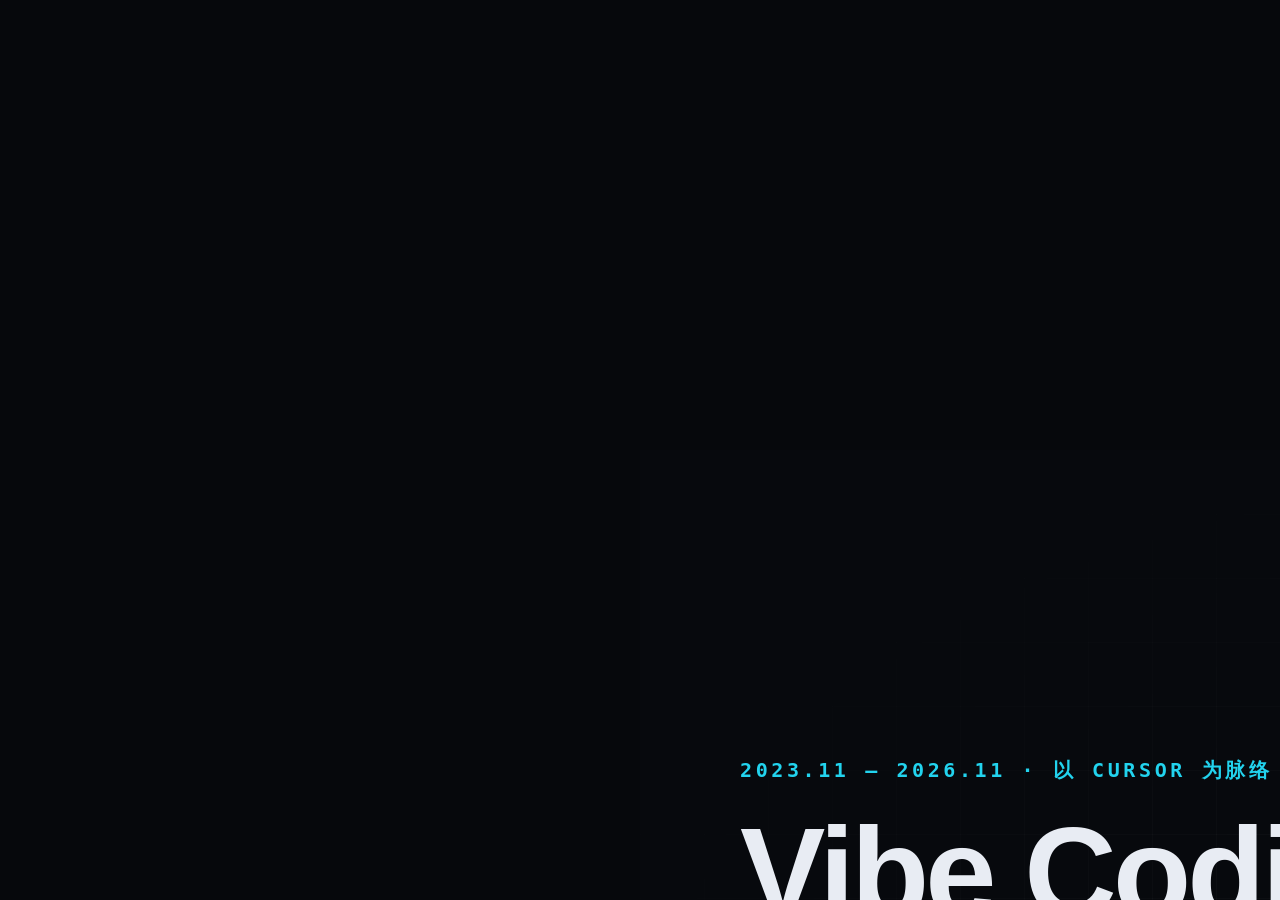
<file: deck.src.html>
<!DOCTYPE html>
<html lang="zh-CN">
<head>
<meta charset="UTF-8">
<meta name="viewport" content="width=device-width,initial-scale=1">
<meta name="color-scheme" content="dark">
<title>Vibe Coding 简史 · 2023.11 — 2026.11</title>
<style>
:root{
  --bg:#06080c;--fg:#e8ecf3;--mut:#8b93a7;--dim:#5b6375;--line:rgba(255,255,255,.08);
  --c23:#38bdf8;--c24:#a78bfa;--c25:#fb923c;--c26:#34d399;--call:#22d3ee;--pink:#f472b6;--red:#f87171;
  --mono:"JetBrains Mono","SF Mono",Menlo,Consolas,monospace;
  --sans:"Inter","PingFang SC","HarmonyOS Sans SC","Microsoft YaHei",-apple-system,sans-serif;
}
*{box-sizing:border-box;margin:0;padding:0}
html,body{height:100%;background:var(--bg);color:var(--fg);font-family:var(--sans);overflow:hidden;-webkit-font-smoothing:antialiased}
#stage{position:fixed;left:50%;top:50%;width:1920px;height:1080px;transform-origin:center;overflow:hidden;
  background:radial-gradient(1200px 700px at 85% -10%,rgba(56,189,248,.10),transparent 60%),radial-gradient(900px 600px at -10% 110%,rgba(167,139,250,.10),transparent 60%),#07090d}
#stage::before{content:"";position:absolute;inset:0;background-image:linear-gradient(rgba(255,255,255,.025) 1px,transparent 1px),linear-gradient(90deg,rgba(255,255,255,.025) 1px,transparent 1px);background-size:64px 64px;mask-image:radial-gradient(ellipse at center,#000 30%,transparent 80%)}
.glow{position:absolute;width:900px;height:900px;border-radius:50%;filter:blur(120px);opacity:.16;background:var(--ac,#22d3ee);right:-300px;top:-380px;transition:background .8s;animation:drift 18s ease-in-out infinite alternate;pointer-events:none}
@keyframes drift{to{transform:translate(-160px,120px)}}

.slide{position:absolute;inset:0;padding:64px 100px 0;opacity:0;pointer-events:none;transition:opacity .5s ease}
.slide.active{opacity:1;pointer-events:auto}
.slide[data-era="2023"]{--ac:var(--c23)}.slide[data-era="2024"]{--ac:var(--c24)}.slide[data-era="2025"]{--ac:var(--c25)}.slide[data-era="2026"]{--ac:var(--c26)}.slide[data-era="all"]{--ac:var(--call)}

/* animation primitives */
.a{opacity:0}
.slide.active .a{animation:up .75s cubic-bezier(.2,.8,.2,1) both;animation-delay:calc(var(--i,0)*85ms + 120ms)}
@keyframes up{from{opacity:0;transform:translateY(28px)}to{opacity:1;transform:none}}
.pop{opacity:0}
svg .pop{transform-box:fill-box;transform-origin:center}
svg [font-family]{font-family:var(--mono)!important}
.slide.active .pop{animation:pop .6s cubic-bezier(.3,1.6,.5,1) both;animation-delay:var(--d,0s)}
@keyframes pop{from{opacity:0;transform:scale(.5)}to{opacity:1;transform:scale(1)}}
.draw{stroke-dasharray:1;stroke-dashoffset:1}
.slide.active .draw{animation:draw 1.4s ease forwards;animation-delay:var(--d,.3s)}
@keyframes draw{to{stroke-dashoffset:0}}
@keyframes spin{to{transform:rotate(360deg)}}
@keyframes spinr{to{transform:rotate(-360deg)}}
@keyframes pulse{0%,100%{opacity:.55;transform:scale(1)}50%{opacity:1;transform:scale(1.07)}}
@keyframes blink{50%{opacity:0}}
@keyframes grow{from{transform:scaleY(0)}to{transform:scaleY(1)}}
@keyframes floaty{0%,100%{transform:translateY(0)}50%{transform:translateY(-8px)}}

/* type */
.kicker{font:600 20px/1 var(--mono);letter-spacing:.18em;text-transform:uppercase;color:var(--ac)}
h1{font-size:150px;line-height:1.02;font-weight:900;letter-spacing:-.03em}
h2{font-size:62px;line-height:1.12;font-weight:800;letter-spacing:-.02em;margin-top:16px}
h2 small{display:block;font-size:26px;font-weight:500;color:var(--mut);letter-spacing:0;margin-top:10px}
.grad{background:linear-gradient(92deg,var(--ac),#f0abfc 60%,#fde68a);-webkit-background-clip:text;background-clip:text;color:transparent}
.mut{color:var(--mut)}
.mono{font-family:var(--mono)}

/* logos */
.lg{width:42px;height:42px;border-radius:11px;background:rgba(255,255,255,.07);display:inline-grid;place-items:center;flex:none;border:1px solid rgba(255,255,255,.06)}
.lg svg{width:23px;height:23px}
.lg.sm{width:32px;height:32px;border-radius:8px}.lg.sm svg{width:18px;height:18px}
.lg.lgx{width:64px;height:64px;border-radius:16px}.lg.lgx svg{width:36px;height:36px}
.lg.xl{width:150px;height:150px;border-radius:36px;background:linear-gradient(145deg,#1b2230,#0b0f16);box-shadow:0 0 80px rgba(34,211,238,.25),inset 0 0 0 1px rgba(255,255,255,.12)}.lg.xl svg{width:84px;height:84px}
.lg.m{font:800 15px/1 var(--sans);color:#fff;background:var(--mc,#334155);letter-spacing:-.02em}
.lg.sm.m{font-size:12px}
/* compact marks: card titles and the six-column tool landscape */
.lg.tiny{width:24px;height:24px;border-radius:6px;background:rgba(255,255,255,.09)}
.lg.tiny svg{width:15px;height:15px}
.lg.tiny.m{font-size:11px}
.lg.hd{width:52px;height:52px;border-radius:14px;background:rgba(255,255,255,.1)}
.lg.hd svg{width:32px;height:32px}
.lg.hd.m{font-size:20px}
.lg.mini{width:20px;height:20px;border-radius:5px;background:rgba(255,255,255,.12);border:none}
.lg.mini svg{width:15px;height:15px}
.lg.mini.m{font-size:10px}
.avimg{overflow:hidden;background:#141a24}
.avimg img{width:100%;height:100%;object-fit:cover;display:block;border-radius:inherit}
/* large portrait marks: a person gets a face, not a 20px dot. One shared ring,
   four sizes for the different slots. Bumped ~1.5x again; the 320px source
   still downsamples cleanly at these sizes. Small month / buzz dots stay put. */
.lg.portrait,.lg.portrait-cc,.lg.portrait-ml,.tweet .av.portrait-hd{border:2px solid rgba(255,255,255,.24);border-radius:50%;box-shadow:0 0 0 6px rgba(255,255,255,.05),0 0 46px rgba(56,189,248,.16),0 18px 50px rgba(0,0,0,.55)}
.lg.portrait{width:288px;height:288px}
.lg.portrait-cc{width:108px;height:108px}
.lg.lgx.portrait-ml{width:144px;height:144px;border-radius:50%}
.tweet .av.portrait-hd{width:216px;height:216px}
/* s-jan cards grow with the bigger Ralph portrait; keep the buzz strip below them */
#s-jan .mgrid{height:655px}
/* the Ralph card carries a big face, so give its copy a little room back */
.cc.ph .cc-h{gap:14px}
.cc.ph p{margin-top:8px;font-size:18px;line-height:1.4}

/* month / content layout */
.mhead{display:flex;align-items:flex-end;gap:34px;height:150px}
.mnum{font:900 150px/0.8 var(--sans);letter-spacing:-.06em;background:linear-gradient(180deg,var(--ac),rgba(255,255,255,.05));-webkit-background-clip:text;background-clip:text;color:transparent}
.mhead h2{margin-top:12px;font-size:58px}
.mhead h2 small{font-size:24px;margin-top:8px}
.mgrid{display:grid;grid-template-columns:700px 1fr;gap:36px;margin-top:26px;height:610px}
.hero{position:relative;height:610px;border-radius:24px;background:linear-gradient(180deg,rgba(255,255,255,.035),rgba(255,255,255,.01));border:1px solid var(--line);overflow:hidden}
.hero svg.fill{position:absolute;inset:0;width:100%;height:100%}
.hero .cap{position:absolute;left:24px;bottom:18px;font:500 15px var(--mono);color:var(--dim);letter-spacing:.06em}
.cards{display:grid;grid-template-columns:1fr 1fr;grid-template-rows:repeat(3,1fr);gap:18px}
.cc{position:relative;border-radius:18px;padding:20px 22px 18px 26px;background:linear-gradient(180deg,rgba(255,255,255,.05),rgba(255,255,255,.015));border:1px solid var(--line);overflow:hidden}
.cc::before{content:"";position:absolute;left:0;top:18px;bottom:18px;width:4px;border-radius:0 4px 4px 0;background:var(--ac);opacity:.85}
.cc-h{display:flex;align-items:center;gap:12px}
.cc-h b{font-size:25px;font-weight:750;letter-spacing:-.01em;line-height:1.15}
.cc-h em{margin-left:auto;font:600 15px var(--mono);color:var(--ac);font-style:normal;white-space:nowrap;align-self:flex-start;padding-top:4px}
.cc p{margin-top:12px;font-size:19.5px;color:#aab2c5;line-height:1.45}
.cc.lkc p{font-size:18.2px;line-height:1.38}
.cc p .srcl{display:block;margin-top:5px;font-size:14.5px;color:var(--mut);line-height:1.35}
.cc p a.lk{display:block;margin-top:6px;font-size:14px;color:var(--mut);font:600 15px var(--mono);text-decoration:none;border-bottom:1px solid rgba(148,163,184,.4)}
.cc .lgs{display:flex;gap:6px}
.buzz{display:flex;align-items:center;gap:12px;margin-top:18px;flex-wrap:nowrap;overflow:hidden;height:40px}
.buzz>span{font:700 15px var(--mono);color:var(--pink);letter-spacing:.14em;margin-right:4px;white-space:nowrap}
.buzz>i.wb{display:inline-flex;align-items:center;gap:7px;background:rgba(29,78,216,.16);border-color:rgba(96,165,250,.45);color:#bfdbfe}
.buzz>i.jb{display:inline-flex;align-items:center;gap:7px}
.buzz>i.ds{display:inline-flex;align-items:center;gap:7px;background:rgba(77,107,254,.14);border-color:rgba(107,132,255,.45);color:#c7d2fe}
.lg.xs{width:20px;height:20px;border-radius:5px;background:none;border:none}.lg.xs svg{width:17px;height:17px}
.cc.dsx{--ac:#6b84ff;background:linear-gradient(180deg,rgba(77,107,254,.13),rgba(77,107,254,.03));border-color:rgba(107,132,255,.32)}
.buzz i{font-style:normal;font-size:17px;color:#c4cad8;padding:7px 14px;border-radius:999px;background:rgba(244,114,182,.08);border:1px solid rgba(244,114,182,.22);white-space:nowrap}
.cstrip{position:absolute;left:100px;right:100px;bottom:58px;height:64px;display:flex;align-items:center;gap:16px;padding:0 20px;border-radius:16px;background:linear-gradient(90deg,rgba(34,211,238,.10),rgba(34,211,238,.02));border:1px solid rgba(34,211,238,.22)}
.cstrip b{font:700 17px var(--mono);color:#67e8f9;letter-spacing:.1em;white-space:nowrap}
.cstrip .cs{display:flex;gap:10px;overflow:hidden}
.cstrip .cs i{font-style:normal;font-size:18px;color:#dbe4f0;white-space:nowrap;padding:6px 13px;border-radius:10px;background:rgba(255,255,255,.05)}

/* HUD */
#hud{position:absolute;left:0;right:0;bottom:0;height:48px;display:flex;align-items:center;justify-content:space-between;gap:24px;padding:0 100px 14px;font:500 15px var(--mono);color:var(--dim);z-index:10;pointer-events:none}
#prog{position:absolute;left:0;top:0;height:4px;background:linear-gradient(90deg,var(--c23),var(--c24),var(--c25),var(--c26));transition:width .5s ease;z-index:10}
#hud .k{color:var(--mut)}
#hud-title{flex:1;text-align:center;color:var(--mut);font-weight:600;letter-spacing:.04em;white-space:nowrap;overflow:hidden;text-overflow:ellipsis;max-width:720px}
#chapters{position:absolute;left:50%;top:34px;transform:translateX(-50%);display:flex;gap:8px;z-index:31;pointer-events:auto}
#chapters button{font:600 13px var(--mono);letter-spacing:.06em;padding:6px 12px;border-radius:999px;border:1px solid var(--line);background:rgba(10,14,22,.55);color:var(--dim);cursor:pointer;backdrop-filter:blur(6px);transition:color .2s,border-color .2s,background .2s}
#chapters button:hover{color:#fff;border-color:rgba(255,255,255,.28)}
#chapters button.on{color:#0b0f16;background:var(--ch,#22d3ee);border-color:transparent}
#nav-l,#nav-r{position:absolute;top:50%;margin-top:-28px;width:56px;height:56px;border-radius:50%;z-index:15;cursor:pointer;border:1px solid var(--line);background:rgba(10,14,22,.35);color:var(--mut);display:flex;align-items:center;justify-content:center;font-size:28px;line-height:1;opacity:0;transition:opacity .25s,color .2s,border-color .2s,background .2s;backdrop-filter:blur(6px);pointer-events:auto}
#nav-l{left:18px}#nav-r{right:18px}
#stage:hover #nav-l,#stage:hover #nav-r,#nav-l:focus-visible,#nav-r:focus-visible{opacity:.85}
#nav-l:hover,#nav-r:hover{opacity:1;color:#fff;border-color:var(--ac,#22d3ee);background:rgba(34,211,238,.16)}

/* Scrubbable progress: native range supports mouse, touch and keyboard. */
#seek{position:absolute;top:0;left:0;width:100%;height:28px;margin:0;z-index:30;cursor:ew-resize;appearance:none;-webkit-appearance:none;background:transparent;touch-action:none}
#seek::-webkit-slider-runnable-track{height:4px;background:transparent}
#seek::-moz-range-track{height:4px;background:transparent}
#seek::-webkit-slider-thumb{appearance:none;-webkit-appearance:none;width:18px;height:18px;margin-top:-7px;border-radius:50%;background:#fff;border:2px solid #22d3ee;opacity:0}
#seek::-moz-range-thumb{width:14px;height:14px;border-radius:50%;background:#fff;border:2px solid #22d3ee;opacity:0}
#seek:hover::-webkit-slider-thumb,#seek:focus-visible::-webkit-slider-thumb,#seek:active::-webkit-slider-thumb{opacity:1}
#seek:hover::-moz-range-thumb,#seek:focus-visible::-moz-range-thumb,#seek:active::-moz-range-thumb{opacity:1}
#seek:focus-visible{outline:2px solid #22d3ee;outline-offset:-2px}
#stage:has(#seek:active) #prog{transition:none}

/* cover */
.cover{display:flex;align-items:center}
.cover-l{width:980px;position:relative;z-index:2}
.cover h1{margin-top:28px;font-size:128px}
.prompt{margin-top:46px;display:flex;align-items:center;gap:16px;font:500 30px var(--mono);color:#cbd5e1;padding:22px 28px;border-radius:18px;background:rgba(255,255,255,.04);border:1px solid var(--line);width:fit-content;min-width:760px}
.prompt .pr{color:var(--ac);font-weight:800}
.caret{display:inline-block;width:14px;height:34px;background:var(--ac);animation:blink 1s steps(1) infinite}
.eras{display:flex;gap:14px;margin-top:40px}
.eras span{padding:10px 18px;border-radius:999px;font:600 19px var(--sans);border:1px solid currentColor;background:rgba(255,255,255,.02)}
.orbit{position:absolute;right:70px;top:50%;width:760px;height:760px;margin-top:-380px}
.orbit .core{position:absolute;left:50%;top:50%;transform:translate(-50%,-50%)}
.orbit .core .lg{animation:pulse 4s ease-in-out infinite}
.ring{position:absolute;inset:0;border-radius:50%;animation:spin 60s linear infinite}
.ring.r1{inset:150px;border:1px dashed rgba(255,255,255,.12)}
.ring.r2{inset:10px;border:1px dashed rgba(255,255,255,.08);animation-duration:90s;animation-direction:reverse}
.ring .o{position:absolute;left:50%;top:50%;width:0;height:0;transform:rotate(var(--t)) translateX(var(--r)) rotate(calc(-1 * var(--t)))}
.ring .o .lg{position:absolute;left:-33px;top:-33px;width:66px;height:66px;border-radius:18px;background:rgba(15,20,30,.92);animation:spinr 60s linear infinite}
.ring.r2 .o .lg{animation:spin 90s linear infinite;width:58px;height:58px;left:-29px;top:-29px}
.ring .o .lg svg{width:32px;height:32px}

/* ladder */
.ladder{margin-top:70px;position:relative}
.ladder .track{position:relative;height:10px;border-radius:10px;background:rgba(255,255,255,.07);margin:0 110px}
.ladder .fillbar{position:absolute;left:0;top:0;bottom:0;border-radius:10px;background:linear-gradient(90deg,var(--c23),var(--c24),var(--c25),var(--c26));width:0}
.ladder .knob{position:absolute;top:50%;left:0;width:40px;height:40px;margin:-20px 0 0 -20px;border-radius:50%;background:#fff;box-shadow:0 0 0 8px rgba(255,255,255,.12),0 0 40px rgba(52,211,153,.7)}
.slide.active .ladder .fillbar{animation:fillx 6s cubic-bezier(.6,.05,.3,1) .6s forwards}
.slide.active .ladder .knob{animation:knob 6s cubic-bezier(.6,.05,.3,1) .6s forwards}
@keyframes fillx{to{width:100%}}
@keyframes knob{to{left:100%}}
.stops{display:grid;grid-template-columns:repeat(7,1fr);margin-top:40px}
.stop{text-align:center;padding:0 10px;opacity:.25}
.slide.active .stop{animation:lit .5s ease forwards;animation-delay:calc(.6s + var(--k)*0.86s)}
@keyframes lit{to{opacity:1}}
.stop .yr{font:700 18px var(--mono);color:var(--mut)}
.stop .nm{font-size:27px;font-weight:800;margin-top:12px;line-height:1.2;min-height:66px}
.stop .lgs{display:flex;justify-content:center;gap:8px;margin-top:16px}
.stop .role{margin-top:18px;font-size:19px;color:#cbd5e1;padding:8px 0;border-top:1px solid var(--line)}
.stop .role b{display:block;font:600 14px var(--mono);color:var(--dim);letter-spacing:.12em;margin-bottom:6px}
.inout{margin:56px auto 0;width:1500px;height:62px;border-radius:999px;position:relative;background:linear-gradient(90deg,rgba(56,189,248,.18),rgba(52,211,153,.28));display:flex;align-items:center;justify-content:space-between;padding:0 34px;font-size:23px;font-weight:700}
.inout span{font:600 16px var(--mono);color:var(--mut);font-weight:500}

/* prelude */
.split{display:grid;grid-template-columns:760px 1fr;gap:60px;margin-top:40px}
.mile{display:flex;gap:22px;align-items:center;padding:20px 0;border-bottom:1px solid var(--line)}
.mile .dt{font:700 20px var(--mono);color:var(--ac);width:110px;flex:none}
.mile b{font-size:28px;display:block}
.mile p{font-size:20px;color:var(--mut);margin-top:4px}
.editor{border-radius:22px;background:#0b1018;border:1px solid var(--line);overflow:hidden;box-shadow:0 30px 80px rgba(0,0,0,.5)}
.editor .bar{height:46px;display:flex;align-items:center;gap:9px;padding:0 18px;background:#0f1520;border-bottom:1px solid var(--line);font:500 15px var(--mono);color:var(--mut)}
.editor .bar i{width:12px;height:12px;border-radius:50%;background:#ef4444;display:inline-block}.editor .bar i:nth-child(2){background:#f59e0b}.editor .bar i:nth-child(3){background:#22c55e;margin-right:12px}
.code{padding:24px 0;font:500 24px/1.75 var(--mono)}
.code .ln{display:flex;white-space:pre}
.code .ln .n{width:70px;text-align:right;padding-right:22px;color:#3b4456;flex:none}
.kw{color:#c084fc}.fn{color:#60a5fa}.st{color:#86efac}.cm{color:#64748b}.nu{color:#fbbf24}
.ghost-wrap{align-items:flex-start}
.ghost-line{color:#475569;opacity:0;white-space:pre;line-height:1.75;flex:1}
.ghost-line.show{opacity:.7;color:#64748b}
.ghost-line.done{opacity:1;color:#7ee0b8;text-shadow:0 0 14px rgba(126,224,184,.35)}
.tabkey{position:absolute;right:36px;bottom:30px;font:700 22px var(--mono);padding:12px 20px;border-radius:12px;border:2px solid #475569;color:#94a3b8;transition:transform .2s,border-color .2s,color .2s,box-shadow .2s}
.tabkey.flash{transform:translateY(4px);border-color:var(--ac);color:#fff;box-shadow:0 0 30px var(--ac);animation:keyflash .45s ease 3}
@keyframes keyflash{50%{background:rgba(34,211,238,.28)}}
.acc-chip{position:absolute;right:36px;bottom:92px;font:600 16px var(--mono);color:var(--c26);opacity:0;transform:translateY(8px);pointer-events:none}
.acc-chip.show{animation:chipup 1.6s ease forwards}
@keyframes chipup{0%{opacity:0;transform:translateY(8px)}18%{opacity:1;transform:translateY(0)}80%{opacity:1}100%{opacity:0;transform:translateY(-10px)}}
.foot-note{position:absolute;left:100px;right:100px;bottom:108px;font:500 16px var(--mono);color:var(--dim);display:flex;align-items:center;gap:10px;border-top:1px dashed rgba(255,255,255,.12);padding-top:12px;z-index:3;pointer-events:none}
.foot-note::before{content:"//";color:var(--ac)}
/* mhead 页：网格 240–850 / 热议 868–908 / 横幅 930+ 之间没有空隙，旁注改放标题行右侧 */
.slide.has-buzz .foot-note,.slide.has-cstrip .foot-note{top:150px;bottom:auto;left:auto;right:100px;max-width:660px;border-top:none;padding-top:0;justify-content:flex-end;text-align:right;line-height:1.4}

/* memory arc (prefix mem*) */
.memst{display:grid;grid-template-columns:repeat(5,1fr);gap:18px;align-items:end;height:452px;margin-top:30px}
.memst .memc{position:relative;display:flex;flex-direction:column;border-radius:20px;padding:20px 20px 18px;background:linear-gradient(180deg,color-mix(in srgb,var(--mc) 14%,transparent),rgba(255,255,255,.015));border:1px solid color-mix(in srgb,var(--mc) 34%,transparent)}
.memst .memc:nth-child(1){height:340px}.memst .memc:nth-child(2){height:368px}.memst .memc:nth-child(3){height:396px}.memst .memc:nth-child(4){height:424px}.memst .memc:nth-child(5){height:452px}
.memst .memw{font:700 14px var(--mono);letter-spacing:.1em;color:var(--mc)}
.memst .memt{font-size:27px;font-weight:800;line-height:1.18;margin-top:8px}
.memst .memd{font:600 14px var(--mono);color:var(--mut);margin-top:8px}
.memst .meml{margin-top:12px;padding-top:11px;border-top:1px solid var(--line)}
.memst .meml i{display:block;font-style:normal;font-size:16px;color:#aab2c5;line-height:1.5;margin-top:4px}
.memst .meml i b{color:#e2e8f0;font-weight:700}
.memst .memq{margin-top:auto;font-size:16px;font-weight:700;color:var(--mc);line-height:1.35}
.memst .memg{position:absolute;right:16px;top:16px;display:flex;gap:5px}
.memax{position:relative;height:46px;margin-top:14px}
.memax svg{position:absolute;inset:0;width:100%;height:100%}
.memax span{position:absolute;top:22px;font:600 14px var(--mono);color:var(--mut);transform:translateX(-50%);white-space:nowrap}
.memlo{display:grid;grid-template-columns:1fr 1fr;gap:18px;margin-top:16px}
.memlo .cc p{margin-top:8px;font-size:17px}

/* protocol map (px-*) */
.px-wrap{display:grid;grid-template-columns:1040px 1fr;gap:34px;margin-top:28px}
.px-hub{position:relative;height:660px}
.px-hub>svg{position:absolute;inset:0;width:100%;height:100%}
.px-core{position:absolute;left:520px;top:330px;width:184px;height:184px;margin:-92px 0 0 -92px;border-radius:50%;display:flex;flex-direction:column;align-items:center;justify-content:center;background:radial-gradient(circle,rgba(34,211,238,.28),rgba(34,211,238,.06));border:2px solid rgba(34,211,238,.6);box-shadow:0 0 50px rgba(34,211,238,.25)}
.px-core b{font-size:34px;font-weight:900}.px-core span{font:600 14px var(--mono);color:var(--mut);margin-top:4px}
.px-nd{position:absolute;width:236px;margin-left:-118px;margin-top:-40px;padding:11px 14px;border-radius:14px;background:#0e141e;border:1px solid rgba(34,211,238,.32);cursor:pointer;transition:border-color .2s}
.px-nd:hover{border-color:#22d3ee}
.px-h{display:flex;align-items:center;gap:8px}.px-h b{font-size:22px;font-weight:800;white-space:nowrap}.px-h em{margin-left:auto;font:600 13px var(--mono);color:#22d3ee;font-style:normal}
.px-s{font-size:15px;color:var(--mut);margin-top:5px}
.px-gov{display:flex;flex-direction:column}
.px-gt{font:700 15px var(--mono);letter-spacing:.12em;color:#22d3ee}
.px-tl{margin-top:14px;border-left:2px solid rgba(34,211,238,.35);padding-left:20px}
.px-tl div{position:relative;margin-bottom:22px}
.px-tl div::before{content:"";position:absolute;left:-27px;top:6px;width:10px;height:10px;border-radius:50%;background:#22d3ee}
.px-tl em{display:block;font:600 13px var(--mono);color:#22d3ee;font-style:normal}
.px-tl b{display:block;font-size:22px;font-weight:750;margin-top:3px}
.px-tl span{display:block;font-size:15px;color:var(--mut);margin-top:2px}
.px-tk{margin-top:8px;padding:18px 20px;border-radius:14px;background:rgba(34,211,238,.08);border:1px solid rgba(34,211,238,.3);font-size:19px;line-height:1.55;color:#cbd5e1}
.px-tk b{color:#e2e8f0}
.px-nb{margin-top:12px;font-size:14px;color:var(--dim);line-height:1.45}
/* cost swimlanes (ct-*) */
.ct-wrap{margin-top:30px}
.ct-lane{display:grid;grid-template-columns:110px 1fr;gap:20px;margin-bottom:14px}
.ct-ln{display:flex;flex-direction:column;align-items:center;justify-content:center;border-radius:14px;font-size:26px;font-weight:900;color:var(--lc);background:color-mix(in srgb,var(--lc) 10%,transparent);border:1px solid color-mix(in srgb,var(--lc) 30%,transparent)}
.ct-ln small{font:600 12px var(--mono);color:var(--mut);margin-top:6px;letter-spacing:.02em}
.ct-tr{position:relative;height:178px;border-radius:14px;background:rgba(255,255,255,.025);border:1px solid var(--line)}
.ct-tr::before{content:"";position:absolute;left:0;right:0;top:50%;height:1px;background:color-mix(in srgb,var(--lc) 30%,transparent)}
.ct-it{position:absolute;width:168px;padding:8px 10px 8px 11px;border-left:3px solid var(--lc);background:#0d131c;border-radius:0 9px 9px 0;cursor:pointer}
.ct-it:hover{background:#141c28}
.ct-it em{display:block;font:600 12px var(--mono);color:var(--lc);font-style:normal}
.ct-it b{display:block;font-size:16.5px;font-weight:800;line-height:1.25;margin-top:2px;white-space:nowrap}
.ct-it span{display:block;font-size:13px;color:var(--mut);margin-top:2px;white-space:nowrap}
.ct-ax{position:relative;height:26px;margin-left:130px}
.ct-ax span{position:absolute;top:4px;font:600 13px var(--mono);color:var(--dim)}
.ct-yr{position:absolute;top:-570px;height:570px;width:0;border-left:1px dashed rgba(255,255,255,.14)}
.ct-tks{display:grid;grid-template-columns:1fr 1fr;gap:18px;margin-top:18px}
.ct-tk{padding:14px 20px;border-radius:14px;border-left:4px solid var(--lc);background:rgba(255,255,255,.035);font-size:18px;color:#aab2c5}
.ct-tk b{display:block;font-size:22px;color:#e2e8f0;margin-bottom:4px}

/* spine */
#spine{position:relative;width:1720px;height:640px;margin-top:20px}
#spine .axis{position:absolute;left:0;right:0;top:320px;height:3px;background:linear-gradient(90deg,var(--c23),var(--c24),var(--c25),var(--c26));transform-origin:left}
.slide.active #spine .axis{animation:axisx 1.4s ease both}
@keyframes axisx{from{transform:scaleX(0)}to{transform:scaleX(1)}}
#spine .yr{position:absolute;top:338px;font:800 22px var(--mono);color:var(--dim);transform:translateX(-50%)}
#spine .tick{position:absolute;top:306px;width:2px;height:30px;background:rgba(255,255,255,.25)}
#spine .ms{position:absolute;width:0;height:0}
#spine .ms .dot{position:absolute;left:-8px;top:312px;width:16px;height:16px;border-radius:50%;background:#0b0f16;border:3px solid var(--mc)}
#spine .ms .stem{position:absolute;left:-1px;width:2px;background:linear-gradient(var(--mc),transparent)}
#spine .ms .lb{position:absolute;transform:translateX(-50%);width:150px;text-align:center}
#spine .ms .lb .d{font:700 14px var(--mono);color:var(--mc)}
#spine .ms .lb .t{font-size:17px;font-weight:700;line-height:1.25;margin-top:3px;color:#e2e8f0}
#spine .ms.big .lb .t{color:#fff;font-size:18px}
#spine .ms.big .dot{width:22px;height:22px;left:-11px;top:309px;box-shadow:0 0 22px var(--mc)}
#spine .phase{position:absolute;top:598px;height:34px;border-radius:8px;font:600 15px var(--mono);display:flex;align-items:center;justify-content:center;color:#0b0f16;letter-spacing:.06em}
#spine .ms{opacity:0}
.slide.active #spine .ms{animation:pop .5s cubic-bezier(.3,1.5,.5,1) both;animation-delay:calc(.8s + var(--k)*70ms)}

/* bars */
.bars{display:flex;align-items:flex-end;gap:18px;height:560px;margin-top:40px;padding:0 10px;border-bottom:2px solid rgba(255,255,255,.12)}
.bar{flex:1;display:flex;flex-direction:column;align-items:center;justify-content:flex-end;height:100%;position:relative}
.bar .v{font:800 26px var(--mono);margin-bottom:10px}
.bar .col{width:100%;border-radius:12px 12px 4px 4px;transform-origin:bottom;background:linear-gradient(180deg,var(--bc),rgba(255,255,255,.04))}
.slide.active .bar .col{animation:grow 1s cubic-bezier(.2,.8,.2,1) both;animation-delay:calc(.3s + var(--k)*120ms)}
.slide.active .bar .v{animation:up .5s ease both;animation-delay:calc(.9s + var(--k)*120ms)}
.barlab{display:flex;gap:18px;padding:0 10px;margin-top:14px}
.barlab div{flex:1;text-align:center}
.barlab .d{font:700 15px var(--mono);color:var(--mut)}
.barlab .n{font-size:17px;font-weight:700;margin-top:6px;display:flex;align-items:center;justify-content:center;gap:6px;line-height:1.2}

/* mcp */
.mcpwrap{display:grid;grid-template-columns:1fr 120px 1fr;gap:20px;margin-top:34px;height:470px}
.panel{position:relative;border-radius:24px;border:1px solid var(--line);background:rgba(255,255,255,.025);overflow:hidden}
.panel h4{position:absolute;left:26px;top:20px;font:700 18px var(--mono);letter-spacing:.14em;color:var(--mut)}
.arrowbig{display:grid;place-items:center;font:900 70px var(--sans);color:var(--ac)}
.tl{display:flex;gap:14px;margin-top:28px}
.tl div{flex:1;padding:16px 16px;border-radius:14px;background:rgba(255,255,255,.035);border:1px solid var(--line)}
.tl .d{font:700 14px var(--mono);color:var(--ac)}
.tl .t{font-size:18px;font-weight:700;margin-top:6px;line-height:1.3}

/* tweet */
.tweet{width:860px;border-radius:26px;background:#0d131c;border:1px solid rgba(255,255,255,.12);padding:40px 44px;box-shadow:0 40px 100px rgba(0,0,0,.5)}
.tweet .who{display:flex;align-items:center;gap:16px}
.tweet .av{width:64px;height:64px;border-radius:50%;background:linear-gradient(135deg,#fb923c,#f472b6);display:grid;place-items:center;font:900 28px var(--sans)}
.tweet .who b{font-size:26px;display:block}.tweet .who span{font:500 18px var(--mono);color:var(--mut)}
.tweet .tx{font-size:34px;line-height:1.45;margin-top:28px;font-weight:600}
.tweet .tx mark{background:none;color:var(--ac)}
.tweet .zh{font-size:24px;color:var(--mut);margin-top:22px;line-height:1.5}
.tweet .meta{margin-top:26px;font:500 17px var(--mono);color:var(--dim)}
.stat{border-radius:22px;padding:28px 30px;background:rgba(255,255,255,.035);border:1px solid var(--line)}
.stat .big{font:900 64px/1 var(--sans);letter-spacing:-.03em}
.stat p{font-size:21px;color:var(--mut);margin-top:12px}
.wave{position:absolute;left:0;right:0;bottom:120px;height:220px;opacity:.5;pointer-events:none}

/* terminal */
.term{border-radius:22px;background:#090d14;border:1px solid var(--line);height:100%;overflow:hidden;font:500 21px/1.7 var(--mono)}
.term .tabs{display:flex;gap:4px;padding:12px 12px 0;background:#0e141e;border-bottom:1px solid var(--line)}
.term .tabs span{display:flex;align-items:center;gap:8px;padding:9px 14px;border-radius:10px 10px 0 0;font-size:15px;color:var(--mut)}
.term .tabs span.on{background:#090d14;color:#fff}
.term .body{padding:22px 26px}
.term .l{white-space:pre;opacity:0}
.slide.active .term .l{animation:up .4s ease both;animation-delay:calc(.6s + var(--k)*.45s)}
.term .ok{color:#4ade80}.term .ac{color:var(--ac)}.term .dm{color:#64748b}

/* context bar — the deck keeps the proportional bar; only the long-scroll
   version needs the donut + full legend (its 4% / 7% segments are too narrow
   to hold their own labels, see story.src.html). */
.ctxbar{display:flex;height:120px;border-radius:18px;overflow:hidden;margin-top:48px;border:1px solid rgba(255,255,255,.12)}
.ctxbar div{position:relative;display:flex;align-items:center;justify-content:center;font:700 19px var(--sans);color:#0b0f16;transform-origin:left;flex:none}
.slide.active .ctxbar div{animation:growx .7s cubic-bezier(.2,.8,.2,1) both;animation-delay:calc(.4s + var(--k)*.15s)}
@keyframes growx{from{transform:scaleX(0)}to{transform:scaleX(1)}}
.ctxlab{display:flex;margin-top:12px}
.ctxlab div{font-size:16px;color:var(--mut);text-align:center;flex:none;line-height:1.35}
.ctxlab div b{display:block;color:#e2e8f0;font-size:17px}
.trio{display:grid;grid-template-columns:repeat(4,1fr);gap:22px;margin-top:44px}
/* the Jev card carries a 108px portrait; give the last card row the extra
   height so the 610px grid and its 18px gap to the buzz strip stay intact */
#s-sep .cards{grid-template-rows:repeat(2,1fr) 1.25fr}

/* spec pipeline */
.doc{position:absolute;width:190px;height:240px;border-radius:16px;background:#0d131c;border:1px solid rgba(255,255,255,.14);padding:18px;font:500 15px var(--mono);color:var(--mut)}
.doc b{display:block;color:#fff;font-size:16px;margin-bottom:12px}
.doc .ln2{height:9px;border-radius:5px;background:rgba(255,255,255,.1);margin:10px 0}
.doc .ck{display:flex;align-items:center;gap:8px;margin:9px 0}
.doc .ck i{width:16px;height:16px;border-radius:4px;border:2px solid #64748b;display:inline-block;flex:none}
.slide.active .doc .ck i{animation:tick .3s ease forwards;animation-delay:calc(1.8s + var(--k)*.5s)}
@keyframes tick{to{background:var(--ac);border-color:var(--ac)}}

/* window mocks */
.win{position:absolute;border-radius:18px;background:#0b1018;border:1px solid rgba(255,255,255,.12);overflow:hidden}
.win .tb{height:38px;display:flex;align-items:center;gap:8px;padding:0 14px;background:#101722;border-bottom:1px solid var(--line);font:600 14px var(--mono);color:var(--mut)}
.win .tb i{width:10px;height:10px;border-radius:50%;background:#ef4444}.win .tb i:nth-child(2){background:#f59e0b}.win .tb i:nth-child(3){background:#22c55e;margin-right:10px}
.pane{border-radius:12px;background:rgba(255,255,255,.03);border:1px solid var(--line);padding:10px 12px;position:relative}
.pane .ph{display:flex;align-items:center;gap:8px;font:600 13px var(--mono);color:#cbd5e1}
.pane .sk{height:7px;border-radius:4px;background:rgba(255,255,255,.09);margin-top:8px}
.pane .pg{height:6px;border-radius:3px;background:rgba(255,255,255,.06);margin-top:12px;overflow:hidden}
.pane .pg i{display:block;height:100%;background:var(--ac);width:0;animation:prog var(--t,4s) ease-in-out infinite}
@keyframes prog{0%{width:0}75%,100%{width:100%}}
.pane .star{position:absolute;right:10px;top:10px;font:800 12px var(--mono);color:#0b0f16;background:#fde68a;padding:3px 8px;border-radius:6px;opacity:0}
.slide.active .pane .star{animation:pop .5s ease both 3.4s}

.tile{position:absolute;display:flex;align-items:center;gap:12px;padding:0 16px;border-radius:16px;background:#0e141e;border:1px solid rgba(255,255,255,.12);font-size:20px;font-weight:700}
.node{position:absolute;display:flex;flex-direction:column;align-items:center;justify-content:center;gap:10px;border-radius:24px;background:radial-gradient(circle at 50% 30%,rgba(52,211,153,.25),#0e141e 70%);border:1px solid rgba(52,211,153,.5);font:700 18px var(--sans);text-align:center}

/* calendar */
.cal{display:grid;grid-template-columns:repeat(6,1fr);gap:18px;margin-top:40px}
.cal .m{height:300px;border-radius:22px;padding:22px;background:linear-gradient(180deg,rgba(52,211,153,.10),rgba(255,255,255,.015));border:1px solid rgba(52,211,153,.22);position:relative;cursor:pointer;transition:transform .2s}
.cal .m:hover{translate:0 -6px;border-color:var(--ac)}
.cal .m .n{font:900 64px/1 var(--sans);color:rgba(52,211,153,.9);letter-spacing:-.04em}
.cal .m .w{font-size:27px;font-weight:800;margin-top:16px;line-height:1.2}
.cal .m .s{font-size:17px;color:var(--mut);margin-top:10px;line-height:1.4}
.cal .m .x{margin-top:9px;display:flex;flex-wrap:wrap;gap:5px}
.cal .m .x i{font-style:normal;font:600 13px var(--mono);padding:4px 9px;border-radius:999px;background:rgba(52,211,153,.14);border:1px solid rgba(52,211,153,.28);color:#a7f3d0}
.cal .m .lgs{position:absolute;left:22px;bottom:20px;display:flex;gap:6px}
.cal .m.now{background:linear-gradient(180deg,rgba(244,114,182,.12),rgba(255,255,255,.015));border-color:rgba(244,114,182,.35)}
.cal .m.now .n{color:var(--pink)}
.cal .m.q{opacity:.45;border-style:dashed}

.qcal{display:grid;grid-template-columns:repeat(2,1fr);gap:20px;margin-top:34px}
.qcal .q{height:344px;border-radius:22px;padding:24px 26px;display:grid;grid-template-columns:132px 1fr;gap:22px;background:linear-gradient(180deg,rgba(251,146,60,.11),rgba(255,255,255,.015));border:1px solid rgba(251,146,60,.24);cursor:pointer;transition:transform .2s,border-color .2s}
.qcal .q:hover{translate:0 -6px;border-color:var(--ac)}
.qcal .q .ql{display:flex;flex-direction:column}
.qcal .q .qn{font:900 62px/1 var(--sans);color:rgba(251,146,60,.92);letter-spacing:-.04em}
.qcal .q .qm{font:600 15px var(--mono);color:var(--mut);margin-top:8px;letter-spacing:.08em}
.qcal .q .qg{margin-top:auto;display:flex;gap:6px;flex-wrap:wrap}
.qcal .q .qw{font-size:29px;font-weight:800;line-height:1.2}
.qcal .q .qs{font-size:17px;color:var(--mut);margin-top:9px;line-height:1.45}
.qcal .q .qx{margin-top:11px;display:flex;flex-wrap:wrap;gap:6px}
.qcal .q .qx i{font-style:normal;font:600 13px var(--mono);padding:4px 9px;border-radius:999px;background:rgba(251,146,60,.15);border:1px solid rgba(251,146,60,.32);color:#fdba74}
.qcal .q .qd{margin-top:13px;padding-top:11px;border-top:1px solid var(--line)}
.qcal .q .qd i{display:block;font-style:normal;font-size:15.5px;color:#aab2c5;line-height:1.62}
.qcal .q .qd i b{font:600 13.5px var(--mono);color:var(--ac);margin-right:9px}


/* shift */
.shift-lead{margin-top:16px;font-size:21px;line-height:1.55;color:#aab2c5;max-width:1240px}
.shift-lead b{color:#e8ecf3;font-weight:700}
.chain{position:relative;height:500px;margin-top:22px}
.chain .nd{position:absolute;width:220px;text-align:center;transform:translateX(-50%)}
.chain .nd .c{width:26px;height:26px;border-radius:50%;margin:0 auto;background:#0b0f16;border:4px solid var(--nc);box-shadow:0 0 24px var(--nc)}
.chain .nd .d{font:700 15px var(--mono);color:var(--nc);margin-top:14px}
.chain .nd .pre{font:600 12px var(--mono);letter-spacing:.06em;color:var(--dim);margin-top:7px}
.chain .nd .t{font-size:25px;font-weight:800;margin-top:6px;line-height:1.2}
.chain .nd .t,.chain .nd .s,.chain .nd .d{text-shadow:0 0 10px #07090d,0 0 4px #07090d,0 0 2px #07090d}
.chain .nd .s{font-size:17px;color:var(--mut);margin-top:6px}
.chain .nd .tag{display:inline-block;margin-top:9px;padding:4px 11px;border-radius:999px;white-space:nowrap;font:700 13px var(--mono);letter-spacing:.02em;color:var(--nc);background:color-mix(in srgb,var(--nc) 14%,#0b0f16);border:1px solid color-mix(in srgb,var(--nc) 45%,transparent)}
.chain .nd.key .tag{background:var(--nc);border-color:var(--nc);color:#080b11;box-shadow:0 0 22px color-mix(in srgb,var(--nc) 40%,transparent)}
@keyframes ndin{from{opacity:0;transform:translateX(-50%) scale(.6)}to{opacity:1;transform:translateX(-50%) scale(1)}}
.slide.active .chain .nd{animation:ndin .6s cubic-bezier(.3,1.6,.5,1) both;animation-delay:var(--d,0s)}
.rolebar{height:70px;border-radius:999px;margin-top:40px;background:linear-gradient(90deg,rgba(56,189,248,.25),rgba(167,139,250,.25),rgba(251,146,60,.25),rgba(52,211,153,.32));display:grid;grid-template-columns:repeat(6,1fr);align-items:center;text-align:center;font-size:22px;font-weight:700}
.rolebar span{border-right:1px solid rgba(255,255,255,.12)}.rolebar span:last-child{border:none}

/* index */
#idx{position:relative;width:1720px;height:770px;margin-top:14px}
#idx .w{position:absolute;white-space:nowrap;line-height:1;cursor:pointer;color:var(--cc);font-weight:var(--fw);letter-spacing:-.01em;opacity:var(--op);transition:opacity .2s,transform .2s,text-shadow .2s}
#idx .w:hover{opacity:1;transform:scale(1.08);text-shadow:0 0 18px var(--cc);z-index:30}
#idx .w:hover::after{content:attr(data-def);position:absolute;left:50%;bottom:calc(100% + 10px);transform:translateX(-50%);white-space:nowrap;background:#f8fafc;color:#0b0f16;font:600 17px/1.3 var(--sans);letter-spacing:0;padding:9px 14px;border-radius:10px;box-shadow:0 10px 30px rgba(0,0,0,.5);pointer-events:none;text-shadow:none}
#idx .w.dn:hover::after{bottom:auto;top:calc(100% + 10px)}
#idx .w.lt:hover::after{left:0;transform:none}#idx .w.rt:hover::after{left:auto;right:0;transform:none}
#idx[data-y] .w{opacity:.1}#idx[data-y="2023"] .w.y2023,#idx[data-y="2024"] .w.y2024,#idx[data-y="2025"] .w.y2025,#idx[data-y="2026"] .w.y2026{opacity:1}
.slide.active #idx .w{animation:wpop .55s cubic-bezier(.3,1.5,.5,1) backwards;animation-delay:calc(var(--k)*9ms + 250ms)}
@keyframes wpop{from{opacity:0;transform:scale(.4)}to{opacity:var(--op);transform:none}}
#idxleg{position:absolute;right:100px;top:120px;display:flex;gap:10px;align-items:center;font:600 14px var(--mono);color:var(--dim)}
#idxleg b{font:800 18px var(--mono);padding:6px 12px;border-radius:999px;border:1px solid currentColor;cursor:pointer;opacity:.85;transition:all .15s}
#idxleg b:hover,#idxleg b.on{opacity:1;background:currentColor}#idxleg b:hover span,#idxleg b.on span{color:#0b0f16}

/* sources */
.src{display:grid;grid-template-columns:repeat(3,1fr);gap:28px;margin-top:40px}
.src div{border-radius:20px;padding:26px;background:rgba(255,255,255,.03);border:1px solid var(--line)}
.src h5{font:700 17px var(--mono);letter-spacing:.14em;color:var(--ac);margin-bottom:14px}
.src li{list-style:none;font-size:18px;color:#cbd5e1;line-height:1.75}
.src li span{color:var(--dim);font-family:var(--mono);font-size:15px}
html.static *,html.static *::before,html.static *::after{animation-duration:0s!important;animation-delay:0s!important;transition:none!important}
html.static .a,html.static .pop,html.static .stop,html.static #spine .ms{opacity:1!important}
html.static .ladder .fillbar{width:100%!important}html.static .ladder .knob{left:100%!important}
html.static .term .l{opacity:1!important}
html.static .ghost-line{opacity:1!important;color:#7ee0b8!important}
html.static .acc-chip{opacity:0!important}
@media (prefers-reduced-motion:reduce){
  html:not(.force-motion) *,html:not(.force-motion) *::before,html:not(.force-motion) *::after{animation-duration:0s!important;animation-delay:0s!important;transition:none!important}
  html:not(.force-motion) .a,html:not(.force-motion) .pop,html:not(.force-motion) .stop,html:not(.force-motion) #spine .ms{opacity:1!important}
  html:not(.force-motion) .ladder .fillbar{width:100%!important}html:not(.force-motion) .ladder .knob{left:100%!important}
  html:not(.force-motion) .ghost-line{opacity:1!important;color:#7ee0b8!important}
}
@media print{html,body{overflow:visible}}
.slide[data-era="ht"]{--ac:#e0b354}
.slide[data-era="ht"] .grad{background:linear-gradient(92deg,#f0cf86,#f3ecdf 60%,#e0b354);-webkit-background-clip:text;background-clip:text}
.htl{width:100%;height:100%;display:block}
.htpain{display:grid;grid-template-columns:1fr 1fr;gap:40px;margin-top:40px}
.htcard{border-radius:24px;padding:28px 34px;background:linear-gradient(180deg,rgba(255,255,255,.045),rgba(255,255,255,.012));border:1px solid var(--line);position:relative}
.htcard .no{position:absolute;right:30px;top:22px;font:900 56px var(--mono);color:rgba(224,179,84,.28)}
.htcard b{font-size:34px;font-weight:800}.htcard>p{font-size:21px;color:var(--mut);margin-top:10px}
.htcard .ill{width:100%;height:370px;margin-top:10px}
.htcard .need{margin-top:8px;font-size:22px;padding:14px 18px;border-radius:14px;background:rgba(224,179,84,.1);border:1px solid rgba(224,179,84,.3);color:#e9dcc0}
.htcard .need em,.htso em{font-style:normal;color:#f0cf86;font-weight:700}
.htso{display:flex;align-items:center;gap:20px;margin-top:48px;font-size:32px;font-weight:600}
.htso svg{width:64px;height:64px;flex:none}.htso b{color:#f0cf86;font-family:var(--mono)}
.htnet{display:grid;grid-template-columns:600px 1fr 720px;gap:0;margin-top:30px;height:600px;align-items:center}
.htp{border-radius:24px;padding:24px 26px;background:linear-gradient(180deg,rgba(255,255,255,.05),rgba(255,255,255,.015));border:1px solid var(--line);height:100%}
.htp .ph{display:flex;align-items:baseline;gap:12px;font-size:30px;font-weight:800;margin-bottom:16px}
.htp .ph span{font:700 18px var(--mono);color:#e0b354}.htp .ph i{font-style:normal;font-size:17px;font-weight:500;color:var(--mut);margin-left:auto}
.htp .ph i.on{color:#4ade80;padding:4px 12px;border-radius:999px;background:rgba(74,222,128,.1);border:1px solid rgba(74,222,128,.3)}
.sc{display:flex;gap:18px;align-items:center;padding:12px 0;border-bottom:1px solid var(--line)}.sc:last-child{border:none}
.sc .th{position:relative;width:120px;height:82px;border-radius:12px;background:#12161f;border:1px solid rgba(255,255,255,.1);padding:14px;flex:none}
.sc .th i{display:block;height:8px;border-radius:4px;background:#334155;margin-bottom:9px;width:80%}
.sc .th.bars{display:flex;align-items:flex-end;gap:7px;padding-bottom:16px}.sc .th.bars i{width:12px;margin:0;height:24px}.sc .th.bars i:nth-child(2){height:40px}.sc .th.bars i:nth-child(3){height:50px;background:#e0b354}.sc .th.bars i:nth-child(4){height:30px}
.sc .th.plus{display:grid;place-items:center;font-size:34px;color:#64748b;border-style:dashed}
.sc .th u{position:absolute;right:-8px;bottom:-10px;text-decoration:none;font:800 14px var(--mono);padding:4px 9px;border-radius:8px;background:#f3ecdf;color:#15120c}
.sc b{font-size:24px}.sc p{font-size:18px;color:var(--mut);margin-top:4px}
.htc{position:relative;height:100%;display:flex;flex-direction:column;align-items:center;justify-content:center}
.htc .fl{position:absolute;inset:0;width:100%;height:100%}
.orb{position:relative;width:150px;height:150px;border-radius:50%;padding:0;box-shadow:0 0 0 16px rgba(224,179,84,.08),0 0 0 34px rgba(224,179,84,.04),0 0 80px rgba(224,179,84,.35);animation:pulse 3s ease-in-out infinite}
.orb.sm{width:96px;height:96px}
.htc .ol{position:relative;margin-top:44px;font-size:20px;color:var(--mut)}.htc .ol b{font:800 30px var(--mono);color:#fff;margin-right:6px}
.g2{display:grid;grid-template-columns:1fr 1fr;gap:14px}
.box{border-radius:16px;padding:14px 16px;background:#11151d;border:1px solid rgba(255,255,255,.08)}
.box.sh{margin-top:14px}
.box .bh{display:flex;font-size:20px;font-weight:700;margin-bottom:8px;color:#e2e8f0}.box .bh em{margin-left:auto;font-style:normal;font-size:15px;color:#4ade80}
.box .it{display:flex;align-items:center;font-size:18px;padding:9px 12px;border-radius:10px;background:rgba(255,255,255,.04);margin-top:8px}
.box .it::before{content:"";width:8px;height:8px;border-radius:50%;background:#4ade80;margin-right:10px;flex:none}
.box .it em{margin-left:auto;font-style:normal;font-size:15px;color:#4ade80}.box .it em.w{color:#fbbf24}
.box.sh{display:flex;align-items:center;gap:12px}.box.sh .bh{margin:0 10px 0 0}.box.sh .it{margin:0;flex:1;white-space:nowrap;font-size:17px}
.httag{display:flex;gap:40px;justify-content:center;margin-top:30px;font-size:36px;font-weight:800}
.httag span{color:#5b6375}
.htj{position:relative;height:270px;margin-top:56px}
.htj .tr{position:absolute;left:0;top:0;width:1720px;height:120px}
.js{position:absolute;top:12px;width:250px;margin-left:-125px;text-align:center;opacity:0}
.slide.active .js{animation:pop .5s cubic-bezier(.3,1.5,.5,1) both;animation-delay:calc(.5s + var(--k)*.25s)}
html.static .js{opacity:1!important}
.js .c{width:96px;height:96px;margin:0 auto;border-radius:50%;display:grid;place-items:center;font:800 38px var(--mono);color:#f3ecdf;background:#15120c;border:3px solid #e0b354;box-shadow:0 0 30px rgba(224,179,84,.3)}
.js:last-child .c{border-color:#34d399;box-shadow:0 0 30px rgba(52,211,153,.3)}
.js b{display:block;font-size:26px;margin-top:16px}.js p{font-size:18px;color:var(--mut);margin-top:6px;line-height:1.4}
.htm{display:grid;grid-template-columns:1fr 1fr;gap:36px}
.mk{border-radius:22px;padding:22px 26px;background:#0d1118;border:1px solid rgba(255,255,255,.1);height:340px;position:relative}
.mk .mh{display:flex;font:700 18px var(--mono);color:#f0cf86;letter-spacing:.06em;margin-bottom:14px}.mk .mh span{margin-left:auto;color:var(--mut);font-weight:500}.mk .mh span.ok{color:#fbbf24}
.mr{display:flex;align-items:center;gap:14px;padding:14px 16px;border-radius:14px;background:rgba(255,255,255,.035);margin-top:12px;font-size:19px}
.mr .msrc{font:600 14px var(--mono);padding:5px 10px;border-radius:8px;background:rgba(224,179,84,.14);color:#f0cf86;white-space:nowrap}
.mr .q{flex:1;color:#e2e8f0;white-space:nowrap;overflow:hidden;text-overflow:ellipsis}.mr .to{font:600 15px var(--mono);color:#6ee7b7;white-space:nowrap}
.mk .ft{position:absolute;left:26px;right:26px;bottom:20px;font-size:17px;color:var(--mut)}
.mk .tt{font-size:28px;font-weight:800;margin:6px 0 14px}
.kv{display:flex;align-items:center;padding:12px 0;border-top:1px solid var(--line);font-size:19px}.kv span{width:120px;color:var(--mut);font-family:var(--mono);font-size:16px}.kv b{color:#e2e8f0;font-weight:600}
.htph{display:grid;grid-template-columns:600px 1040px;gap:80px;margin-top:30px}
.stp{display:flex;gap:18px;align-items:flex-start;padding:16px 0}
.stp>span{width:44px;height:44px;border-radius:50%;flex:none;display:grid;place-items:center;font:800 20px var(--mono);border:2px solid #475569;color:#94a3b8}
.stp.on>span{background:#e0b354;border-color:#e0b354;color:#15120c}
.stp b{font-size:27px;display:block}.stp p{font-size:19px;color:var(--mut);margin-top:6px}
.stp:not(.on) b{color:#cbd5e1}
.fb{display:grid;grid-template-columns:1fr 1fr;gap:12px;margin-top:20px}
.fb div{border-radius:14px;padding:14px 16px;background:rgba(255,255,255,.035);border:1px solid var(--line);font-size:16px;color:var(--mut);line-height:1.45}
.fb b{display:block;font-size:20px;color:#f0cf86;margin-bottom:4px}
.hub{position:relative;width:1040px;height:560px;border-radius:24px;background:rgba(255,255,255,.02);border:1px solid var(--line)}
.hub>svg{position:absolute;inset:0;width:100%;height:100%}
.hub .hc{position:absolute;left:478px;top:233px;width:84px;height:84px}
.htn{position:absolute;width:270px;height:80px;border-radius:16px;padding:11px 14px;background:#0f131b;border:1px solid rgba(255,255,255,.14);box-shadow:0 10px 30px rgba(0,0,0,.35)}
.htn .r1{display:flex;align-items:center;gap:10px}.htn .r1 b{font-size:19px;white-space:nowrap}.htn .r1 span:last-child{margin-left:auto;font-size:13px;color:var(--mut);white-space:nowrap}
.htn .ad{margin-top:8px;font:600 12px var(--mono);white-space:nowrap;color:#a5b4fc;padding:3px 9px;border-radius:7px;background:rgba(99,102,241,.14);width:fit-content}
.glab{position:absolute;left:30px;top:516px;font-size:16px;padding:7px 14px;border-radius:10px;background:rgba(224,179,84,.16);border:1px solid rgba(224,179,84,.45);color:#f0cf86}
.htteam{display:grid;grid-template-columns:600px 1040px;gap:80px;margin-top:40px}
.htteam .stp{padding:24px 0}
.grp{border-radius:24px;background:#0d1118;border:1px solid rgba(255,255,255,.1);padding:26px 30px;height:780px}
.grp .gh{display:flex;align-items:center;gap:14px;padding-bottom:16px;border-bottom:1px solid var(--line)}.grp .gh svg{width:44px;height:44px}
.grp .gh b{font-size:26px}.grp .gh span{margin-left:auto;font:500 16px var(--mono);color:var(--mut)}
.gm{display:flex;gap:18px;align-items:flex-start;margin-top:28px}
.gm .av{width:56px;height:56px;border-radius:14px;flex:none;display:grid;place-items:center;font:800 20px var(--sans);color:#0b0f16}
.gm b{font-size:22px;display:flex;align-items:center;gap:10px}.gm b em{font-style:normal;font:600 13px var(--mono);padding:2px 8px;border-radius:6px;background:rgba(52,211,153,.14);color:#6ee7b7}
.gm p{font-size:22px;color:#cbd5e1;margin-top:6px;padding:11px 15px;border-radius:4px 14px 14px 14px;background:rgba(255,255,255,.05);width:fit-content}
.gm.me p{background:rgba(224,179,84,.14);color:#f3ecdf}
.htus{display:grid;grid-template-columns:930px 750px;gap:40px;margin-top:36px}
.htus .uc{border-radius:24px;background:#0d1118;border:1px solid rgba(255,255,255,.1);padding:22px 28px 18px}
.htus .uh{display:flex;align-items:center;gap:14px;padding-bottom:12px;border-bottom:1px solid var(--line)}
.htus .uh b{font-size:24px}.htus .uh small{font:600 14px var(--mono);color:var(--mut)}
.htus .uh .ut{margin-left:auto;font:800 20px var(--mono);padding:6px 14px;border-radius:999px;background:rgba(52,211,153,.12);border:1px solid rgba(52,211,153,.4);color:#6ee7b7}
.htus .ul{position:relative;margin-top:6px}
.htus .ul::before{content:"";position:absolute;left:96px;top:26px;bottom:26px;width:2px;background:linear-gradient(#e0b354,#34d399);transform-origin:top;transform:scaleY(0)}
.slide.active .htus .ul::before{animation:grow 2.2s cubic-bezier(.4,0,.2,1) .4s forwards}
html.static .htus .ul::before{transform:none}
.htus .ue{position:relative;display:grid;grid-template-columns:72px 50px 1fr;align-items:center;gap:0;padding:11px 0}
.htus .ue time{font:700 17px var(--mono);color:var(--mut)}
.htus .ue i{position:relative;z-index:1;width:40px;height:40px;margin-left:5px;border-radius:12px;display:grid;place-items:center;font:800 14px var(--mono);font-style:normal;background:#15120c;border:2px solid #e0b354;color:#f0cf86}
.htus .ue i.p{border-radius:50%;background:#f3ecdf;border-color:#f3ecdf;color:#15120c;font-size:16px}
.htus .ue b{font-size:21px;display:flex;align-items:center;gap:10px}
.htus .ue b em{font:800 14px var(--mono);font-style:normal;padding:3px 10px;border-radius:999px;background:#e0b354;color:#15120c}
.slide.active .htus .ue b em{animation:pulse 1.6s ease-in-out 1.8s infinite}
.htus .ue p{font-size:16px;color:var(--mut);margin-top:3px}
.htus .ue.ok i{border-color:#34d399;color:#6ee7b7;box-shadow:0 0 22px rgba(52,211,153,.45)}
.htus .ue.ok b{color:#6ee7b7}
.htus .uns{display:grid;grid-template-columns:1fr 1fr;grid-auto-rows:1fr;gap:18px}
.htus .un{display:flex;flex-direction:column;justify-content:center;border-radius:20px;padding:20px 24px;background:linear-gradient(135deg,rgba(255,255,255,.06),rgba(255,255,255,.015));border:1px solid rgba(255,255,255,.1)}
.htus .un .uv{font:850 66px/1 var(--sans);color:#f3ecdf;letter-spacing:-.02em}
.htus .un .uv small{font-size:30px;color:var(--mut);margin:0 6px}
.htus .un .uk{font-size:19px;font-weight:700;margin-top:10px;color:#e2e8f0}
.htus .un .ud{font-size:15px;color:var(--mut);margin-top:4px;line-height:1.4}
.htus .un.hl{background:linear-gradient(135deg,rgba(224,179,84,.2),rgba(224,179,84,.04));border-color:rgba(224,179,84,.5)}
.htus .un.hl .uv{color:#f0cf86}
.htegg{position:absolute;left:100px;right:100px;bottom:58px;display:flex;align-items:center;gap:16px;padding:14px 22px;border-radius:16px;background:linear-gradient(90deg,rgba(224,179,84,.16),rgba(224,179,84,.02));border:1px solid rgba(224,179,84,.38);font-size:19px;color:#e8e2d6}
.htegg b{flex:none;font:800 15px var(--mono);letter-spacing:.12em;color:#15120c;background:#e0b354;padding:4px 10px;border-radius:8px}
.htegg em{font-style:normal;color:#f0cf86;font-weight:700}
.htgo{display:grid;grid-template-columns:680px 960px;gap:80px;margin-top:44px}
.htgo .stp{padding:22px 0}.htgo .stp b{font-size:28px}.htgo .stp p{font-size:20px}
.htgo>div:last-child{display:flex;flex-direction:column;gap:26px}
.htgo .gp{flex:1;display:flex;flex-direction:column;justify-content:center;border-radius:24px;background:#0d1118;border:1px solid rgba(255,255,255,.1);padding:30px 34px}
.htgo .gl{font:700 17px var(--mono);color:#f0cf86;letter-spacing:.1em}
.htgo .ask{margin-top:18px;padding:20px 24px;border-radius:4px 18px 18px 18px;background:rgba(224,179,84,.14);font-size:27px;color:#f3ecdf;line-height:1.5}
.htgo .att{align-self:flex-start;display:inline-flex;align-items:center;gap:12px;margin-top:16px;padding:11px 16px;border-radius:12px;background:rgba(255,255,255,.05);border:1px solid var(--line);font:600 17px var(--mono);color:#cbd5e1}
.htgo .att i{font-style:normal;padding:3px 8px;border-radius:6px;background:#e0b354;color:#15120c;font-weight:800}
.htgo .relay{display:flex;align-items:center;gap:14px;margin-top:20px}
.htgo .relay div{flex:1;border-radius:16px;padding:18px 20px;background:rgba(255,255,255,.035);border:1px solid var(--line);font-size:19px;color:var(--mut);line-height:1.4}
.htgo .relay div b{display:block;font-size:23px;color:#e8e2d6;margin-bottom:6px}
.htgo .relay>i{font-style:normal;color:#e0b354;font-size:28px}
.htgo .relay{position:relative;padding-bottom:18px}
.htgo .relay::before{content:"";position:absolute;left:0;right:0;bottom:0;height:3px;border-radius:3px;background:rgba(224,179,84,.14)}
.htgo .relay::after{content:"";position:absolute;bottom:-4px;left:0;width:11px;height:11px;margin-left:-5px;border-radius:50%;background:#fde68a;box-shadow:0 0 16px #e0b354;opacity:0}
.slide.active .htgo .relay::after{animation:hgoRun 3.4s ease-in-out 1.6s infinite}
@keyframes hgoRun{0%{left:0;opacity:0}10%,90%{opacity:1}100%{left:100%;opacity:0}}
.htgo .ask .cr{display:inline-block;width:3px;height:26px;margin-left:4px;vertical-align:-4px;background:#e0b354;animation:blink 1s steps(1) infinite}
.htgo .stp>span{transition:none}
.slide.active .htgo .stp>span{animation:hgoStep 10s linear infinite}
.slide.active .htgo .stp:nth-child(2)>span{animation-delay:2s}
.slide.active .htgo .stp:nth-child(3)>span{animation-delay:4s}
.slide.active .htgo .stp:nth-child(4)>span{animation-delay:6s}
.slide.active .htgo .stp:nth-child(5)>span{animation-delay:8s}
@keyframes hgoStep{0%,3%{background:transparent;border-color:#475569;color:#94a3b8;box-shadow:none}6%,20%{background:#e0b354;border-color:#e0b354;color:#15120c;box-shadow:0 0 24px rgba(224,179,84,.55)}24%,100%{background:transparent;border-color:#475569;color:#94a3b8;box-shadow:none}}
.htgo .ok{display:flex;flex-wrap:wrap;gap:12px;margin-top:22px}
.htgo .ok span{font:600 17px var(--mono);padding:8px 15px;border-radius:999px;background:rgba(52,211,153,.1);border:1px solid rgba(52,211,153,.3);color:#6ee7b7}

.hty{display:grid;grid-template-columns:620px 1fr;gap:26px;margin-top:26px}
.hty .yhd{display:flex;align-items:center;gap:16px}
.hty .yw{font-size:33px;font-weight:800;line-height:1.2;color:#f3ecdf}
.hty .ym{margin-top:8px;font:600 15px var(--mono);color:var(--mut);letter-spacing:.03em}
.yflow{margin-top:16px}
.yf{display:flex;align-items:center;gap:14px;padding:11px 0;border-bottom:1px dashed rgba(255,255,255,.09)}
.yf:last-child{border:none}
.yf .yt{flex:none;width:158px;font:700 14px var(--mono);color:var(--mut)}
.yf b{font-size:19px;color:#e8e2d6}
.yf em{margin-left:auto;font-style:normal;font:600 13px var(--mono);color:#f0cf86;white-space:nowrap}
.taxo.ycmp div{grid-template-columns:132px 1fr 1fr}
.taxo.ycmp div b.h{color:#f0cf86}
.taxo.ycmp div b.y{color:#9bd7c4}
.yags{margin-top:16px;display:grid;grid-template-columns:1fr 1fr;gap:14px}
.yags .ya{border-radius:16px;padding:15px 17px;background:rgba(255,255,255,.03);border:1px solid var(--line)}
.yags .yt{display:block;font:700 13.5px var(--mono);color:var(--mut);letter-spacing:.08em;margin-bottom:9px}
.yags .ya div{display:flex;flex-wrap:wrap;gap:6px}
.yags i{font-style:normal;font:600 13.5px var(--mono);padding:4px 9px;border-radius:999px;background:rgba(224,179,84,.13);border:1px solid rgba(224,179,84,.3);color:#f0cf86}
.yfr{margin-top:16px;border-radius:16px;padding:16px 18px;background:rgba(255,255,255,.03);border:1px solid var(--line)}
.yfr .yfh{font-size:18px;font-weight:700;color:#f0cf86;margin-bottom:8px}
.yfr .yfl{display:flex;align-items:baseline;gap:12px;padding:6px 0;font-size:17px;color:#cbd5e1}
.yfr .yfl i{flex:none;font-style:normal;font:700 13px var(--mono);padding:3px 9px;border-radius:999px;background:rgba(224,179,84,.16);color:#f0cf86}
.yhook{margin-top:16px;padding:16px 20px;border-radius:16px;background:linear-gradient(90deg,rgba(224,179,84,.14),rgba(224,179,84,.03));border:1px solid rgba(224,179,84,.34);font-size:20px;line-height:1.5;color:#e8e2d6}
.yhook b{color:#f0cf86}

.tmap{display:grid;grid-template-columns:repeat(6,1fr);gap:16px;margin-top:24px;height:612px}
.tmap .tmcol{border-radius:20px;padding:20px 18px;background:linear-gradient(180deg,rgba(255,255,255,.05),rgba(255,255,255,.015));border:1px solid var(--line);display:flex;flex-direction:column;overflow:hidden}
.tmap .tmhead{font-size:22px;font-weight:800;line-height:1.2}
.tmap .tmsub{font:600 12.5px var(--mono);color:var(--mut);margin-top:6px;letter-spacing:.05em}
.tmap .tmlist{margin-top:12px;padding-top:11px;border-top:1px solid var(--line)}
.tmap .tmitem{position:relative;padding-left:26px;margin-top:10px}
.tmap .tmitem>u{position:absolute;left:0;top:7px;width:8px;height:8px;border-radius:50%;background:var(--mc);text-decoration:none}
.tmap .tmitem>.lg.mini{position:absolute;left:0;top:1px}

.tmap .tmitem b{font-size:16px;font-weight:700;line-height:1.35}
.tmap .tmitem em{font-style:normal;font:500 11.5px var(--mono);color:var(--dim);margin-left:8px;line-height:1.35}
.tmap .tmnote{margin-top:auto;padding-top:12px;font-size:14px;color:var(--mut);line-height:1.45}


.htmini{display:flex;align-items:center;gap:14px}
.htmini .sc3{padding:14px 22px;border-radius:14px;background:rgba(255,255,255,.04);border:1px solid var(--line);font-size:19px;color:#cbd5e1}
.t2m{margin-top:54px;font:400 120px/1 Georgia,"Times New Roman",serif;color:#f3ecdf;display:flex;align-items:center;gap:30px}
.t2m span{font:800 104px/1 var(--sans);padding:14px 34px 22px;border-radius:30px;background:#f3ecdf;color:#15120c;box-shadow:0 0 80px rgba(224,179,84,.35)}
.evo{display:flex;gap:14px;align-items:center;margin-top:50px;font-size:20px;font-weight:700}
.evo span{padding:9px 16px;border-radius:999px;border:1px solid currentColor}.evo i{font-style:normal;color:var(--dim)}
.fork{position:relative;width:1720px;height:560px;margin-top:16px}
.fork>svg{position:absolute;inset:0;width:100%;height:100%}
.stem{position:absolute;left:560px;top:8px;width:600px;text-align:center}
.stem b{font-size:28px}.stem span{display:block;font-size:16px;color:var(--mut);margin-top:3px}
.br{position:absolute;top:236px;width:620px;border-radius:20px;padding:16px 20px;background:linear-gradient(180deg,rgba(255,255,255,.05),rgba(255,255,255,.015));border:1px solid var(--line)}
.br.pl{left:70px;border-color:rgba(56,189,248,.4);box-shadow:inset 0 0 0 1px rgba(56,189,248,.12)}
.br.ol{left:1030px;border-color:rgba(244,114,182,.4);box-shadow:inset 0 0 0 1px rgba(244,114,182,.12)}
.br .bh{display:flex;align-items:center;gap:12px;padding-bottom:10px;border-bottom:1px solid var(--line)}
.br .bh b{font-size:27px}
.br .bh>span:last-child{margin-left:auto;font:600 14px var(--mono);color:var(--mut)}
.br.pl .bh b{color:#7dd3fc}.br.ol .bh b{color:#f9a8d4}
.bw{display:flex;gap:12px;align-items:flex-start;margin-top:9px}
.bw>i{flex:none;margin-top:2px}
.bw2{display:block}
.bw2 b{font-size:20px}
.bw2 em{font-style:normal;font:600 13px var(--mono);color:var(--ac);margin-left:8px}
.bw2 p{font-size:15px;color:#aab2c5;margin-top:3px;line-height:1.3}
.br .bf{margin-top:11px;padding-top:9px;border-top:1px solid var(--line);font-size:17px;color:#e2e8f0}
.taxo{margin-top:16px;border-radius:16px;overflow:hidden;border:1px solid var(--line)}
.taxo div{display:grid;grid-template-columns:180px 1fr 1fr;background:rgba(255,255,255,.03);border-bottom:1px solid var(--line)}
.taxo div:last-child{border:none}
.taxo div.hd{background:rgba(255,255,255,.06)}
.taxo div.hd span,.taxo div.hd b{font-size:15px;letter-spacing:.06em}
.taxo div span{padding:8px 18px;font:700 14px var(--mono);color:var(--mut);background:rgba(255,255,255,.04)}
.taxo div b{padding:8px 18px;font-size:16px;font-weight:700}
.taxo div b.p{color:#7dd3fc}.taxo div b.o{color:#f9a8d4}
</style>
</head>
<body>
<div id="stage">
<div class="glow" id="glow"></div>
<div id="prog"></div>
<input id="seek" type="range" min="0" max="0" value="0" step="1" aria-label="拖动跳转幻灯片" title="点击或拖动跳页；方向键微调" />

<!-- ============ 01 COVER ============ -->
<section class="slide cover active" id="s-cover" data-title="封面" data-era="all">
  <div class="cover-l">
    <div class="kicker a">2023.11 — 2026.11 · 以 Cursor 为脉络</div>
    <h1 class="a">Vibe Coding<br><span class="grad">简史</span></h1>
    <div class="prompt a"><span class="pr">›</span><span class="tw" data-text="忘掉代码的存在，只管描述你想要的" data-delay="900"></span><span class="caret"></span></div>
    <div class="eras a">
      <span style="color:var(--c23)">2023 对话</span><span style="color:var(--c24)">2024 Agent</span><span style="color:var(--c25)">2025 终端 · 后台</span><span style="color:var(--c26)">2026 舰队 · 自治</span>
    </div>
  </div>
  <div class="orbit a">
    <div class="ring r2">
      <div class="o" style="--t:0deg;--r:370px"><span class="lg" data-l="githubcopilot"></span></div>
      <div class="o" style="--t:45deg;--r:370px"><span class="lg" data-l="replit"></span></div>
      <div class="o" style="--t:90deg;--r:370px"><span class="lg" data-l="vercel"></span></div>
      <div class="o" style="--t:135deg;--r:370px"><span class="lg" data-l="windsurf"></span></div>
      <div class="o" style="--t:180deg;--r:370px"><span class="lg" data-l="stackblitz"></span></div>
      <div class="o" style="--t:225deg;--r:370px"><span class="lg" data-l="zedindustries"></span></div>
      <div class="o" style="--t:270deg;--r:370px"><span class="lg" data-l="jetbrains"></span></div>
      <div class="o" style="--t:315deg;--r:370px"><span class="lg" data-l="cline"></span></div>
    </div>
    <div class="ring r1">
      <div class="o" style="--t:0deg;--r:230px"><span class="lg" data-l="claude"></span></div>
      <div class="o" style="--t:60deg;--r:230px"><span class="lg" data-l="openai"></span></div>
      <div class="o" style="--t:120deg;--r:230px"><span class="lg" data-l="googlegemini"></span></div>
      <div class="o" style="--t:180deg;--r:230px"><span class="lg" data-l="modelcontextprotocol"></span></div>
      <div class="o" style="--t:240deg;--r:230px"><span class="lg" data-l="grok"></span></div>
      <div class="o" style="--t:300deg;--r:230px"><span class="lg" data-l="deepseek"></span></div>
    </div>
    <div class="core"><span class="lg xl" data-l="cursor"></span></div>
  </div>
</section>

<!-- ============ 02 AUTONOMY SLIDER ============ -->
<section class="slide" id="s-ladder" data-title="自治滑杆" data-era="all">
  <div class="kicker a">全景 · THE AUTONOMY SLIDER</div>
  <h2 class="a">三年只发生了一件事：<span class="grad">把自治滑杆一路推到右边</span></h2>
  <div class="ladder a">
    <div class="track"><div class="fillbar"></div><div class="knob"></div></div>
    <div class="stops">
      <div class="stop" style="--k:0"><div class="yr">2021–</div><div class="nm">Tab 补全</div><div class="lgs"><span class="lg" data-l="githubcopilot"></span></div><div class="role"><b>人类</b>敲键盘</div></div>
      <div class="stop" style="--k:1"><div class="yr">2023.03</div><div class="nm">⌘K 内联编辑</div><div class="lgs"><span class="lg" data-l="cursor"></span></div><div class="role"><b>人类</b>指挥一行</div></div>
      <div class="stop" style="--k:2"><div class="yr">2023 Q4</div><div class="nm">Chat · @codebase</div><div class="lgs"><span class="lg" data-l="cursor"></span><span class="lg" data-l="openai"></span></div><div class="role"><b>人类</b>提问</div></div>
      <div class="stop" style="--k:3"><div class="yr">2024.11</div><div class="nm">多文件 Agent</div><div class="lgs"><span class="lg" data-l="cursor"></span><span class="lg" data-l="windsurf"></span></div><div class="role"><b>人类</b>审 diff</div></div>
      <div class="stop" style="--k:4"><div class="yr">2025</div><div class="nm">终端 / 后台 Agent</div><div class="lgs"><span class="lg" data-l="claude"></span><span class="lg" data-l="openai"></span></div><div class="role"><b>人类</b>派任务 · 定规范</div></div>
      <div class="stop" style="--k:5"><div class="yr">2026 H1</div><div class="nm">Agent 团队 · 舰队</div><div class="lgs"><span class="lg" data-l="claude"></span><span class="lg" data-l="cursor"></span></div><div class="role"><b>人类</b>编排</div></div>
      <div class="stop" style="--k:6"><div class="yr">2026 H2</div><div class="nm">常驻自治</div><div class="lgs"><span class="lg" data-l="cursor"></span><span class="lg" data-l="google"></span></div><div class="role"><b>人类</b>设计闭环</div></div>
    </div>
  </div>
  <div class="inout a"><span>HUMAN IN THE LOOP</span>每一步批准 &nbsp;→&nbsp; 只看结果 &nbsp;→&nbsp; 只设边界<span>HUMAN ON THE LOOP</span></div>
</section>

<!-- ============ 03 PRELUDE ============ -->
<section class="slide" id="s-prelude" data-title="前传 · Tab" data-era="2023">
  <div class="kicker a">前传 · 2021 — 2023</div>
  <h2 class="a">Tab 键时代<small>AI 先学会了「猜你下一行」</small></h2>
  <div class="split">
    <div>
      <div class="mile a"><span class="dt">2021.06</span><span class="lg lgx" data-l="githubcopilot"></span><div><b>GitHub Copilot</b><p>灰色 ghost text + Tab</p></div></div>
      <div class="mile a"><span class="dt">2022.11</span><span class="lg lgx" data-l="openai"></span><div><b>ChatGPT</b><p>复制 → 粘贴式编程</p></div></div>
      <div class="mile a"><span class="dt">2023.01</span><span class="lg lgx portrait-ml" data-av="karpathy" style="border-radius:50%"></span><div><b>「最热门的编程语言是英语」</b><p>Andrej Karpathy · 前 Tesla AI 负责人</p></div></div>
      <div class="mile a"><span class="dt">2023.03</span><span class="lg lgx" data-l="cursor"></span><div><b>Cursor 发布 · GPT-4</b><p>AI-first 编辑器（VS Code 分叉）</p></div></div>
    </div>
    <div class="a" style="position:relative">
      <div class="editor">
        <div class="bar"><i></i><i></i><i></i>prime.ts</div>
        <div class="code">
          <div class="ln"><span class="n">1</span><span class="cm">// 判断素数</span></div>
          <div class="ln"><span class="n">2</span><span><span class="kw">function</span> <span class="fn">isPrime</span>(n) {</span></div>
          <div class="ln ghost-wrap"><span class="n">3</span><span class="ghost-line" id="ghostText" data-text="  if (n &lt; 2) return false;&#10;  for (let i = 2; i * i &lt;= n; i++)&#10;    if (n % i === 0) return false;&#10;  return true;"> </span></div>
          <div class="ln"><span class="n">7</span>}</div>
        </div>
      </div>
      <div class="acc-chip" id="accChip">+1 accepted</div>
      <div class="tabkey" id="tabKey">Tab ⇥</div>
    </div>
  </div>
  <div class="cstrip a"><span class="lg sm" data-l="cursor"></span><b>CURSOR</b><div class="cs"><i>2022 Anysphere 成立（MIT 四人）</i><i>2023.03 发布</i><i>VS Code 分叉</i><i>⌘K · Chat · Copilot++</i></div></div>
</section>

<!-- ============ 04 CURSOR SPINE ============ -->
<section class="slide" id="s-spine" data-title="Cursor 时间线" data-era="all">
  <div class="kicker a">主线 · CURSOR TIMELINE</div>
  <h2 class="a">一个编辑器的进化：<span class="grad">编辑器 → Agent → 平台</span></h2>
  <div id="spine" class="a"></div>
</section>

<!-- ============ 05 2023 ============ -->
<section class="slide has-buzz has-cstrip" id="s-2023" data-title="2023 · 对话" data-era="2023">
  <div class="mhead a"><span class="mnum">23</span><div><div class="kicker">2023 · Q4 起点</div><h2>对话即编程<small>把整个代码库塞进对话框</small></h2></div></div>
  <div class="mgrid">
    <div class="hero a">
      <svg class="fill" viewBox="0 0 700 610">
        <defs><linearGradient id="g23" x1="0" x2="1"><stop offset="0" stop-color="#38bdf8"/><stop offset="1" stop-color="#a78bfa"/></linearGradient></defs>
        <g font-family="JetBrains Mono,monospace" font-size="15" fill="#94a3b8">
          <g transform="translate(40,90)"><rect width="110" height="56" rx="10" fill="#0e141e" stroke="#334155"/><text x="16" y="34">auth.ts</text></g>
          <g transform="translate(40,170)"><rect width="110" height="56" rx="10" fill="#0e141e" stroke="#334155"/><text x="16" y="34">api.ts</text></g>
          <g transform="translate(40,250)"><rect width="110" height="56" rx="10" fill="#0e141e" stroke="#334155"/><text x="16" y="34">db.sql</text></g>
          <g transform="translate(40,330)"><rect width="110" height="56" rx="10" fill="#0e141e" stroke="#334155"/><text x="16" y="34">ui.tsx</text></g>
          <text x="40" y="430" fill="#64748b">代码库</text>
        </g>
        <path class="draw" pathLength="1" d="M160,238 L240,238" stroke="#38bdf8" stroke-width="2" style="--d:.5s"/>
        <rect x="240" y="200" width="120" height="76" rx="14" fill="#0e141e" stroke="#38bdf8"/>
        <text x="300" y="234" text-anchor="middle" fill="#e2e8f0" font-size="17" font-weight="700">Embedding</text>
        <text x="300" y="258" text-anchor="middle" fill="#64748b" font-size="13" font-family="JetBrains Mono">向量化</text>
        <path class="draw" pathLength="1" d="M360,238 L420,238" stroke="#38bdf8" stroke-width="2" style="--d:.9s"/>
        <g id="vecs"></g>
        <rect x="420" y="110" width="250" height="250" rx="20" fill="none" stroke="rgba(255,255,255,.1)" stroke-dasharray="4 6"/>
        <text x="545" y="388" text-anchor="middle" fill="#64748b" font-size="14" font-family="JetBrains Mono">向量索引</text>
        <rect x="60" y="470" width="420" height="58" rx="29" fill="#0e141e" stroke="#a78bfa"/>
        <text x="86" y="506" fill="#c4b5fd" font-size="20" font-family="JetBrains Mono">@codebase</text>
        <text x="210" y="506" fill="#e2e8f0" font-size="19">登录逻辑在哪？</text>
        <path class="draw" pathLength="1" d="M480,499 C560,499 560,380 545,330" stroke="url(#g23)" stroke-width="2.5" fill="none" style="--d:1.3s"/>
        <rect x="510" y="470" width="160" height="58" rx="16" fill="url(#g23)"/>
        <text x="590" y="506" text-anchor="middle" fill="#0b0f16" font-size="20" font-weight="800">LLM 回答</text>
      </svg>
      <div class="cap">RAG · 检索增强生成</div>
    </div>
    <div class="cards">
      <div class="cc a lkc"><div class="cc-h"><span class="lg" data-l="cursor"></span><b>⌘K 内联编辑</b><em>2023</em></div><p>选中代码，一句话改写</p></div>
      <div class="cc a"><div class="cc-h"><span class="lg" data-l="cursor"></span><b>@codebase</b><em>2023</em></div><p>向量检索整个仓库再回答</p></div>
      <div class="cc a"><div class="cc-h"><span class="lg" data-l="githubcopilot"></span><b>Copilot Chat</b><em>2023.12 GA</em></div><p>IDE 侧栏对话成为标配</p></div>
      <div class="cc a"><div class="cc-h"><span class="lg" data-l="openai"></span><b>GPTs · 128K</b><em>2023.11</em></div><p>DevDay：定制 GPT、长上下文</p></div>
      <div class="cc a"><div class="cc-h"><span class="lg" data-l="vercel"></span><b>v0 · Generative UI</b><em>2023.10</em></div><p>一句话生成界面</p></div>
      <div class="cc dsx a"><div class="cc-h"><span class="lg" data-l="deepseek"></span><b>DeepSeek-Coder</b><em>2023.11</em></div><p>开源代码模型 · 仓库级预训练</p></div>
    </div>
  </div>
  <div class="buzz a"><span>热议</span><i>Prompt Engineering 当红</i><i>AutoGPT 自主 Agent 热潮</i><i>「复制粘贴工程师」</i><i>Function Calling（06）· 工具调用进 API</i><i>SWE-bench 基准（10）</i><i class="jb"><span class="lg xs" data-l="jetbrains"></span>JetBrains AI Assistant 正式版（12）</i></div>
  <div class="cstrip a"><span class="lg sm" data-l="cursor"></span><b>CURSOR</b><div class="cs"><i>Copilot++ 预测下一处编辑</i><i>⌘K</i><i>Chat with codebase</i><i>@Docs</i></div></div>

  <div class="foot-note a">自动补全不是终点 —— 对话才是把整仓塞进提示的入口</div>
</section>

<!-- ============ 06 2024 H1 ============ -->
<section class="slide has-buzz has-cstrip" id="s-2024a" data-title="2024 · H1" data-era="2024">
  <div class="mhead a"><span class="mnum">24</span><div><div class="kicker">2024 · H1</div><h2>从补全到「AI 工程师」<small>一次改多个文件</small></h2></div></div>
  <div class="mgrid">
    <div class="hero a">
      <div class="win" style="left:30px;top:30px;right:30px;bottom:30px">
        <div class="tb"><i></i><i></i><i></i>Composer ⌘I</div>
        <div style="padding:18px 22px">
          <div style="font-size:19px;padding:12px 16px;border-radius:12px;background:rgba(167,139,250,.12);border:1px solid rgba(167,139,250,.3)">把注册表单改成 React Hook Form 并加校验</div>
          <div id="diffs" style="margin-top:14px;font:500 15px/1.65 var(--mono)"></div>
          <div class="pop" style="--d:3.4s;position:absolute;right:28px;bottom:24px;font:700 17px var(--sans);padding:12px 22px;border-radius:12px;background:var(--ac);color:#0b0f16">Accept All ✓</div>
        </div>
      </div>
    </div>
    <div class="cards">
      <div class="cc a"><div class="cc-h"><span class="lg m" style="--mc:#0ea5e9">D</span><b>Devin</b><em>2024.03</em></div><p>首个「AI 软件工程师」演示</p></div>
      <div class="cc a"><div class="cc-h"><span class="lg m" style="--mc:#6366f1">ACI</span><b>SWE-agent</b><em>2024.04</em></div><p>为 Agent 设计的计算机接口</p></div>
      <div class="cc a"><div class="cc-h"><span class="lg" data-l="github"></span><b>Copilot Workspace</b><em>2024.04</em></div><p>Issue → 计划 → 代码</p></div>
      <div class="cc a"><div class="cc-h"><span class="lg" data-l="claude"></span><b>Claude 3.5 Sonnet</b><em>2024.06</em></div><p>编码能力拐点</p></div>
      <div class="cc a"><div class="cc-h"><span class="lg" data-l="anthropic"></span><b>Artifacts</b><em>2024.06</em></div><p>边聊边实时预览产物</p></div>
      <div class="cc dsx a"><div class="cc-h"><span class="lg" data-l="deepseek"></span><b>DeepSeek-V2 · MLA</b><em>2024.05</em></div><p>潜在注意力省显存，¥1/百万 token 掀价格战</p></div>
    </div>
  </div>
  <div class="buzz a"><span>热议</span><i>Apply 模型：快速落地 diff</i><i class="ds"><span class="lg xs" data-l="deepseek"></span>DeepSeek-Coder-V2 开源追平闭源（06）</i><i>Aider · Repo Map</i><i>Cognition 估值 20 亿美元</i><i>OpenDevin 开源复刻 Devin（03）</i><i>Amazon Q Developer（04）</i></div>
  <div class="cstrip a"><span class="lg sm" data-l="cursor"></span><b>CURSOR</b><div class="cs"><i>Composer 多文件编辑</i><i>Shadow Workspace 后台试改</i><i>2024.08 A 轮 · 估值 4 亿美元</i></div></div>

  <div class="foot-note a">一次改多个文件，人类的工作从敲键盘变成了审 diff</div>
</section>

<!-- ============ 07 SWE-BENCH ============ -->
<section class="slide" id="s-swe" data-title="SWE-bench" data-era="all">
  <div class="kicker a">能力曲线 · SWE-BENCH</div>
  <h2 class="a">修复真实 GitHub Issue：<span class="grad">2% → 94%</span></h2>
  <div class="bars a" id="bars"></div>
  <div class="barlab a" id="barlab"></div>
  <p class="a" style="margin-top:22px;font-size:17px;color:var(--dim)">注：2024.03 前为原始 SWE-bench，之后为 SWE-bench Verified（500 道人工校验题）。2026.09 OpenAI 以「饱和」为由停用 Verified，行业转向 SWE-Bench Pro。<br>另一把尺：METR 按「人类要做多久」量任务长度——Agent 能独立完成的任务长度约每 7 个月翻一倍（2025.03）。</p>
</section>

<!-- ============ 08 2024 H2 ============ -->
<section class="slide has-buzz has-cstrip" id="s-2024b" data-title="2024 · H2" data-era="2024">
  <div class="mhead a"><span class="mnum">24</span><div><div class="kicker">2024 · H2</div><h2>Prompt-to-App 与 Agentic IDE<small>一句话出一个能上线的应用</small></h2></div></div>
  <div class="mgrid">
    <div class="hero a">
      <div style="position:absolute;left:30px;right:30px;top:30px;height:70px;border-radius:16px;background:#0e141e;border:1px solid rgba(167,139,250,.4);display:flex;align-items:center;padding:0 22px;font-size:21px;gap:12px"><span style="color:var(--ac);font-weight:800">✦</span><span class="tw" data-text="做一个番茄钟，带每周统计图" data-delay="500"></span><span class="caret" style="height:24px;width:10px"></span></div>
      <div class="win" style="left:30px;right:30px;top:120px;bottom:100px">
        <div class="tb"><i></i><i></i><i></i>preview · pomodoro.app</div>
        <svg viewBox="0 0 640 340" style="width:100%;height:calc(100% - 38px)">
          <circle cx="170" cy="170" r="110" fill="none" stroke="rgba(255,255,255,.08)" stroke-width="18"/>
          <circle class="draw" pathLength="1" cx="170" cy="170" r="110" fill="none" stroke="#f472b6" stroke-width="18" stroke-linecap="round" transform="rotate(-90 170 170)" style="--d:2.2s"/>
          <text x="170" y="182" text-anchor="middle" fill="#fff" font-size="44" font-weight="800" font-family="JetBrains Mono">25:00</text>
          <g style="transform-origin:0 290px">
            <rect x="350" y="200" width="34" height="90" rx="6" fill="#a78bfa" class="pop" style="--d:2.6s"/>
            <rect x="398" y="150" width="34" height="140" rx="6" fill="#a78bfa" class="pop" style="--d:2.7s"/>
            <rect x="446" y="180" width="34" height="110" rx="6" fill="#a78bfa" class="pop" style="--d:2.8s"/>
            <rect x="494" y="110" width="34" height="180" rx="6" fill="#f472b6" class="pop" style="--d:2.9s"/>
            <rect x="542" y="160" width="34" height="130" rx="6" fill="#a78bfa" class="pop" style="--d:3s"/>
          </g>
          <text x="350" y="80" fill="#94a3b8" font-size="18">本周专注</text>
        </svg>
      </div>
      <div style="position:absolute;left:30px;bottom:30px;display:flex;gap:12px;align-items:center">
        <span class="lg" data-l="stackblitz"></span><span class="lg m" style="--mc:linear-gradient(135deg,#f472b6,#fb923c)">♥</span><span class="lg" data-l="vercel"></span><span class="lg" data-l="replit"></span><span class="mono" style="color:var(--dim);font-size:15px;margin-left:8px">Bolt · Lovable · v0 · Replit Agent</span>
      </div>
    </div>
    <div class="cards">
      <div class="cc a"><div class="cc-h"><span class="lg" data-l="openai"></span><b>o1 推理模型</b><em>2024.09</em></div><p>先想再写：测试时计算</p></div>
      <div class="cc a"><div class="cc-h"><span class="lg" data-l="anthropic"></span><b>Computer Use</b><em>2024.10</em></div><p>模型亲手操作鼠标键盘</p></div>
      <div class="cc a"><div class="cc-h"><span class="lg" data-l="stackblitz"></span><b>Bolt.new</b><em>2024.10</em></div><p>浏览器里跑全栈 WebContainers</p></div>
      <div class="cc a"><div class="cc-h"><span class="lg m" style="--mc:linear-gradient(135deg,#f472b6,#fb923c)">♥</span><b>Lovable</b><em>2024.11</em></div><p>Prompt-to-App 品类成形</p></div>
      <div class="cc a"><div class="cc-h"><span class="lg" data-l="windsurf"></span><b>Windsurf · Cascade</b><em>2024.11</em></div><p>首个「Agentic IDE」</p></div>
      <div class="cc dsx a"><div class="cc-h"><span class="lg" data-l="deepseek"></span><b>DeepSeek-V3</b><em>2024.12</em></div><p>MoE + FP8 + MTP，训练成本约 557 万美元</p></div>
    </div>
  </div>
  <div class="buzz a"><span>热议</span><i>Replit Agent</i><i>Copilot 支持 Claude / Gemini</i><i>Qwen2.5-Coder 开源</i><i>Cline · Plan/Act</i></div>
  <div class="cstrip a"><span class="lg sm" data-l="cursor"></span><b>CURSOR</b><div class="cs"><i>Agent 模式（0.43 · 2024.11）</i><i>收购 Supermaven → Cursor Tab</i><i>2024.12 估值 26 亿美元</i></div></div>

  <div class="foot-note a">编辑器被重写：Agent 成了主角，不再是插件</div>
</section>

<!-- ============ 09 MCP ============ -->
<section class="slide" id="s-mcp" data-title="MCP" data-era="2024">
  <div class="kicker a">2024.11.25 · MODEL CONTEXT PROTOCOL</div>
  <h2 class="a">MCP：<span class="grad">AI 世界的 USB-C</span></h2>
  <div class="mcpwrap">
    <div class="panel a"><h4>之前 · N × M</h4><svg id="nxm" viewBox="0 0 760 470" style="width:100%;height:100%"></svg></div>
    <div class="arrowbig a">→</div>
    <div class="panel a"><h4>之后 · N + M</h4><svg id="npm" viewBox="0 0 760 470" style="width:100%;height:100%"></svg></div>
  </div>
  <div class="tl">
    <div class="a"><div class="d">2024.11</div><div class="t">Anthropic 开源</div></div>
    <div class="a"><div class="d">2025.03</div><div class="t">OpenAI 采纳</div></div>
    <div class="a"><div class="d">2025.05</div><div class="t">Windows · Google 跟进</div></div>
    <div class="a"><div class="d">2025.12</div><div class="t">捐给 Linux 基金会 AAIF</div></div>
    <div class="a"><div class="d">2026.01</div><div class="t">MCP Apps 交互 UI</div></div>
    <div class="a"><div class="d">2026.05</div><div class="t">WebMCP 网页即工具</div></div>
    <div class="a"><div class="d">2026.10</div><div class="t">Uber 800 服务器</div></div>
  </div>
</section>

<!-- ============ 10 VIBE CODING ============ -->
<!-- ============ 2025 QUARTERS ============ -->
<section class="slide" id="s-2025" data-title="2025 · 四个季度" data-era="2025">
  <div class="kicker a">2025 · 一个季度一个转折</div>
  <h2 class="a" style="font-size:76px">2025：<span class="grad">从「全凭感觉」到「先写规范」</span></h2>
  <div class="qcal">
    <div class="q a" data-go="s-vibe">
      <div class="ql"><div class="qn">Q1</div><div class="qm">01 – 03</div><div class="qg"><span class="lg sm" data-l="openai"></span><span class="lg sm" data-l="deepseek"></span><span class="lg sm" data-l="claude"></span></div></div>
      <div class="qr">
        <div class="qw">有了名字</div>
        <div class="qs">Karpathy 造词，终端 Agent 同期起步</div>
        <div class="qx"><i>Vibe Coding</i><i>DeepSeek-R1</i><i>Claude Code</i></div>
        <div class="qd"><i><b>01.20</b>DeepSeek-R1 · GRPO 纯 RL 推理，「DeepSeek 时刻」</i><i><b>02.02</b>「Vibe Coding」诞生</i><i><b>02.24</b>Claude Code · 终端 Agent + CLAUDE.md 记忆</i><i><b>02</b>DeepSeek 开源周：FlashMLA · DeepEP · 3FS</i><i><b>03</b>空窗 · 全年唯一没有标志性新词的月份</i></div>
      </div>
    </div>
    <div class="q a" data-go="s-2025a">
      <div class="ql"><div class="qn">Q2</div><div class="qm">04 – 06</div><div class="qg"><span class="lg sm" data-l="openai"></span><span class="lg sm" data-l="google"></span><span class="lg sm" data-l="claude"></span><span class="lg sm" data-l="cursor"></span></div></div>
      <div class="qr">
        <div class="qw">终端 Agent 元年</div>
        <div class="qs">Agent 走出 IDE，进入终端与云</div>
        <div class="qx"><i>Codex CLI</i><i>Coding Agent</i><i>Context Engineering</i></div>
        <div class="qd"><i><b>04 / 05</b>Codex CLI 开源 + 云端并行沙箱</i><i><b>05</b>Coding Agent · Issue 指派给 AI，自动开 PR</i><i><b>05 / 06</b>后台 Agent · BugBot 云端跑任务、审 PR</i><i><b>06</b>Gemini CLI · 开源终端 Agent，免费额度大</i><i><b>06</b>Context Engineering · 为每步装配恰好的信息</i></div>
      </div>
    </div>
    <div class="q a" data-go="s-2025b">
      <div class="ql"><div class="qn">Q3</div><div class="qm">07 – 09</div><div class="qg"><span class="lg sm" data-l="cursor"></span><span class="lg sm" data-l="claude"></span><span class="lg sm" data-l="openai"></span></div></div>
      <div class="qr">
        <div class="qw">先写规范，再写码</div>
        <div class="qs">Spec 驱动与 AGENTS.md 成为通用约定</div>
        <div class="qx"><i>Kiro · SDD</i><i>AGENTS.md</i><i>ACP</i><i>Subagents · Hooks</i></div>
        <div class="qd"><i><b>07</b>Kiro · Spec-driven Development 需求→设计→任务</i><i><b>07</b>删库事件 · Agent 误删生产库，还「编」了数据</i><i><b>08</b>AGENTS.md 说明书 · Zed 发布 ACP 编辑器↔Agent 协议</i><i><b>08</b>DeepSeek V3.1 · 兼容 Anthropic API，可「换芯」</i><i><b>09</b>GPT-5 · GPT-5-Codex · Sonnet 4.5 连跑 30 小时</i></div>
      </div>
    </div>
    <div class="q a" data-go="s-2025c">
      <div class="ql"><div class="qn">Q4</div><div class="qm">10 – 12</div><div class="qg"><span class="lg sm" data-l="cursor"></span><span class="lg sm" data-l="claude"></span><span class="lg sm" data-l="deepseek"></span></div></div>
      <div class="qr">
        <div class="qw">主流化，与反噬</div>
        <div class="qs">进了词典，也上了事故报告</div>
        <div class="qx"><i>Agent Skills</i><i>Cursor 2.0</i><i>年度词汇</i><i>AAIF</i></div>
        <div class="qd"><i><b>10</b>Agent Skills · SKILL.md 渐进披露专业能力</i><i><b>10</b>DeepSeek-OCR · 光学上下文压缩</i><i><b>10.29</b>Cursor 2.0 · 自研 Composer + 8 Agent 并行</i><i><b>11</b>Collins 年度词汇：vibe coding</i><i><b>12</b>AAIF · MCP 与 AGENTS.md 交给 Linux 基金会</i></div>
      </div>
    </div>
  </div>

  <div class="foot-note a">一年里，人交给 AI 的东西从「感觉」变成了「规范」</div>
</section>

<section class="slide" id="s-vibe" data-title="Vibe Coding" data-era="2025">
  <svg class="wave" viewBox="0 0 1920 220" preserveAspectRatio="none"><path id="wv1" d="" fill="none" stroke="#fb923c" stroke-width="2"/><path id="wv2" d="" fill="none" stroke="#f472b6" stroke-width="1.5" opacity=".6"/></svg>
  <div class="kicker a">2025.02.02 · 命名时刻</div>
  <h2 class="a" style="font-size:96px">「Vibe Coding」<span class="grad">诞生</span></h2>
  <div style="display:grid;grid-template-columns:860px 1fr;gap:60px;margin-top:40px">
    <div class="tweet a">
      <div class="who"><div class="av portrait-hd" data-av="karpathy"></div><div><b>Andrej Karpathy</b><span>@karpathy · 2025.02.02 · 命名 Vibe Coding</span></div></div>
      <div class="tx">There's a new kind of coding I call <mark>"vibe coding"</mark>, where you fully give in to the vibes, embrace exponentials, and <mark>forget that the code even exists.</mark></div>
      <div class="zh">完全顺从感觉，拥抱指数增长，忘掉代码的存在。</div>
      <div class="meta">Composer + Sonnet · 语音输入 · 「Accept All」从不读 diff</div>
    </div>
    <div style="display:flex;flex-direction:column;gap:22px">
      <div class="stat a"><div class="big grad">450 万+</div><p>原帖浏览</p></div>
      <div class="stat a"><div class="big" style="color:#fde68a">年度词汇</div><p>Collins 词典 2025（2025.11）</p></div>
      <div class="stat a"><div class="big" style="color:var(--c26)">→ Agentic</div><p>一年后 Karpathy 改口：Agentic Engineering（2026.02）</p></div>
    </div>
  </div>
</section>

<!-- ============ 11 2025 H1 ============ -->
<section class="slide has-buzz has-cstrip" id="s-2025a" data-title="2025 · H1" data-era="2025">
  <div class="mhead a"><span class="mnum">25</span><div><div class="kicker">2025 · H1</div><h2>终端 Agent 元年<small>Agent 走出 IDE，进入终端和云</small></h2></div></div>
  <div class="mgrid">
    <div class="hero a">
      <div class="term">
        <div class="tabs"><span class="on"><span class="lg sm" data-l="claude"></span>Claude Code</span><span><span class="lg sm" data-l="openai"></span>Codex</span><span><span class="lg sm" data-l="googlegemini"></span>Gemini CLI</span><span><span class="lg sm" data-l="cursor"></span>cursor-agent</span></div>
        <div class="body">
          <div class="l" style="--k:0"><span class="ac">$</span> claude</div>
          <div class="l" style="--k:1"><span class="dm">╭─ Claude Code ── CLAUDE.md loaded ─╮</span></div>
          <div class="l" style="--k:2"><span class="ac">&gt;</span> 修复登录页 flaky 测试并提 PR</div>
          <div class="l" style="--k:3"><span class="ac">●</span> Read   src/auth/*.ts</div>
          <div class="l" style="--k:4"><span class="ac">●</span> Edit   login.test.ts  <span class="ok">+12</span> <span style="color:#f87171">−4</span></div>
          <div class="l" style="--k:5"><span class="ac">●</span> Bash   pnpm test</div>
          <div class="l" style="--k:6">         <span class="ok">✓ 128 passed</span></div>
          <div class="l" style="--k:7"><span class="ac">●</span> Bash   gh pr create</div>
          <div class="l" style="--k:8"><span class="ok">✓ PR #482 opened</span> <span class="dm">· 3m 41s</span></div>
        </div>
      </div>
    </div>
    <div class="cards">
      <div class="cc a"><div class="cc-h"><span class="lg" data-l="claude"></span><b>Claude Code</b><em>2025.02.24</em></div><p>终端 Agent · CLAUDE.md 记忆</p></div>
      <div class="cc a"><div class="cc-h"><span class="lg" data-l="openai"></span><b>Codex CLI → 云</b><em>2025.04/05</em></div><p>开源 CLI + 云端并行沙箱</p></div>
      <div class="cc a"><div class="cc-h"><span class="lg" data-l="githubcopilot"></span><b>Coding Agent</b><em>2025.05</em></div><p>把 Issue 指派给 AI，自动开 PR</p></div>
      <div class="cc dsx a ph"><div class="cc-h"><span class="lg portrait-cc" data-av="liangwf" title="梁文锋 · DeepSeek / 幻方量化 创始人" style="border-radius:50%"></span><b>DeepSeek-R1</b><em>2025.01.20</em></div><p>GRPO 纯 RL 推理 · 开放思维链 ·「DeepSeek 时刻」</p></div>
      <div class="cc a"><div class="cc-h"><span class="lg" data-l="googlegemini"></span><b>Gemini CLI</b><em>2025.06</em></div><p>开源终端 Agent，免费额度大</p></div>
      <div class="cc a"><div class="cc-h"><span class="lg" data-l="cursor"></span><b>后台 Agent · BugBot</b><em>2025.05/06</em></div><p>云端跑任务 · AI 审 PR</p></div>
    </div>
  </div>
  <div class="buzz a"><span>热议</span><i class="ds"><span class="lg xs" data-l="deepseek"></span>DeepSeek 开源周：FlashMLA · DeepEP · 3FS（02）</i><i>Jules · A2A</i><i>Windsurf 收购战</i><i>MCP 工具投毒 · Slopsquatting（04）</i><i class="jb"><span class="lg xs" data-l="jetbrains"></span>JetBrains 免费 AI · Junie 公开（04）</i><i>Claude 4</i></div>
  <div class="cstrip a"><span class="lg sm" data-l="cursor"></span><b>CURSOR</b><div class="cs"><i>0.45 MCP + Rules（01）</i><i>Background Agent（05）</i><i>1.0 · BugBot · Memories（06）</i><i>计价风波（06）</i></div></div>

  <div class="foot-note a">后台跑完再回来 —— 人开始只设边界</div>
</section>

<!-- ============ 12 CONTEXT ENGINEERING ============ -->
<section class="slide" id="s-ctx" data-title="Context Engineering" data-era="2025">
  <div class="kicker a">2025.06 · 新词</div>
  <h2 class="a" style="font-size:84px">Context Engineering<br><span class="grad">Prompt 只是上下文的一小块</span></h2>
  <div class="ctxbar a" id="ctxbar"></div>
  <div class="ctxlab a" id="ctxlab"></div>
  <div class="trio">
    <div class="cc a"><div class="cc-h"><span class="lg m" style="--mc:#0f766e">CE</span><b>上下文工程</b><em>2025.06</em></div><p>Tobi Lütke / Karpathy：为每一步装配恰好的信息</p></div>
    <div class="cc a"><div class="cc-h"><span class="lg m" style="--mc:#b91c1c">CR</span><b>Context Rot</b><em>2025</em></div><p>上下文越长，模型越「笨」</p></div>
    <div class="cc a"><div class="cc-h"><span class="lg m" style="--mc:#7c3aed">⇲</span><b>Compaction</b><em>2025→26</em></div><p>自动摘要旧对话，续命长任务</p></div>
    <div class="cc dsx a"><div class="cc-h"><span class="lg" data-l="deepseek"></span><b>光学上下文压缩</b><em>2025.10</em></div><p>DeepSeek-OCR：把长文本「拍成图」再读</p></div>
  </div>
  <div class="cstrip a"><span class="lg sm" data-l="cursor"></span><b>CURSOR</b><div class="cs"><i>.cursor/rules</i><i>Memories</i><i>@Docs · @Web</i><i>语义检索 —— 上下文装配线</i></div></div>
</section>

<!-- ============ 13 2025 H2 ============ -->
<section class="slide has-buzz has-cstrip" id="s-2025b" data-title="2025 · H2" data-era="2025">
  <div class="mhead a"><span class="mnum">25</span><div><div class="kicker">2025 · H2</div><h2>规范、技能与可组合<small>先写 Spec，再让 Agent 写码</small></h2></div></div>
  <div class="mgrid">
    <div class="hero a">
      <svg class="fill" viewBox="0 0 700 610">
        <path class="draw" pathLength="1" d="M215,300 L235,300" stroke="#fb923c" stroke-width="3" style="--d:.8s"/>
        <path class="draw" pathLength="1" d="M425,300 L445,300" stroke="#fb923c" stroke-width="3" style="--d:1.2s"/>
        <path class="draw" pathLength="1" d="M540,425 L540,470" stroke="#fb923c" stroke-width="3" style="--d:1.6s"/>
      </svg>
      <div class="doc pop" style="left:25px;top:180px;--d:.4s"><b>requirements.md</b>WHEN 用户…<div class="ln2" style="width:90%"></div><div class="ln2" style="width:70%"></div>THE SYSTEM SHALL…<div class="ln2" style="width:85%"></div><div class="ln2" style="width:60%"></div></div>
      <div class="doc pop" style="left:240px;top:180px;--d:.8s"><b>design.md</b><svg viewBox="0 0 150 120" width="150" height="120"><rect x="5" y="10" width="50" height="30" rx="6" fill="none" stroke="#fb923c"/><rect x="95" y="10" width="50" height="30" rx="6" fill="none" stroke="#fb923c"/><rect x="50" y="80" width="50" height="30" rx="6" fill="none" stroke="#fb923c"/><path d="M55,25 H95 M30,40 L70,80 M120,40 L85,80" stroke="#94a3b8"/></svg></div>
      <div class="doc pop" style="left:455px;top:180px;--d:1.2s"><b>tasks.md</b><div class="ck" style="--k:0"><i></i>建表</div><div class="ck" style="--k:1"><i></i>API</div><div class="ck" style="--k:2"><i></i>表单校验</div><div class="ck" style="--k:3"><i></i>E2E 测试</div></div>
      <div class="pop" style="--d:3.6s;position:absolute;left:455px;top:478px;width:190px;height:60px;border-radius:14px;background:var(--ac);color:#0b0f16;display:grid;place-items:center;font:800 20px var(--sans)">代码 ✓</div>
      <div class="pop" style="--d:.2s;position:absolute;left:25px;top:70px;display:flex;gap:10px;align-items:center;font:600 18px var(--mono);color:var(--mut)"><span class="lg" data-l="amazonaws"></span>Kiro · Spec-driven Development</div>
      <div class="pop" style="--d:2s;position:absolute;left:25px;top:470px;width:400px;font:500 16px/1.9 var(--mono);color:var(--mut)">
        <div>AGENTS.md &nbsp;<span style="color:#fdba74">项目说明书</span></div><div>SKILL.md &nbsp;&nbsp;<span style="color:#fdba74">按需加载技能</span></div><div>hooks/ &nbsp;&nbsp;&nbsp;&nbsp;<span style="color:#fdba74">生命周期钩子</span></div>
      </div>
    </div>
    <div class="cards">
      <div class="cc a"><div class="cc-h"><span class="lg" data-l="amazonaws"></span><b>Spec 驱动 · Kiro</b><em>2025.07</em></div><p>需求 → 设计 → 任务 → 代码</p></div>
      <div class="cc a"><div class="cc-h"><span class="lg" data-l="claude"></span><b>Subagents · Hooks</b><em>2025.06–07</em></div><p>独立上下文的子代理 · 生命周期钩子</p></div>
      <div class="cc a"><div class="cc-h"><span class="lg" data-l="openai"></span><b>AGENTS.md</b><em>2025.08</em></div><p>跨工具通用的 Agent 说明书</p></div>
      <div class="cc a"><div class="cc-h"><span class="lg" data-l="anthropic"></span><b>Agent Skills</b><em>2025.10</em></div><p>SKILL.md：渐进披露的专业能力</p></div>
      <div class="cc dsx a"><div class="cc-h"><span class="lg" data-l="deepseek"></span><b>DeepSeek V3.1</b><em>2025.08</em></div><p>混合思考 · 兼容 Anthropic API，Claude Code 可「换芯」</p></div>
      <div class="cc a"><div class="cc-h"><span class="lg" data-l="cursor"></span><b>Cursor 2.0 · Composer</b><em>2025.10.29</em></div><p>自研编码模型 + 8 Agent 并行</p></div>
    </div>
  </div>
  <div class="buzz a"><span>热议</span><i>GitHub Spec Kit</i><i>GPT-5-Codex · Sonnet 4.5 连跑 30h</i><i>Kimi K2 · Qwen3-Coder · GLM-4.5（07）</i><i>国内 IDE：Trae · Qoder · CodeBuddy</i><i class="ds"><span class="lg xs" data-l="deepseek"></span>DeepSeek V3.2-Exp · DSA 稀疏注意力（09）</i></div>
  <div class="cstrip a"><span class="lg sm" data-l="cursor"></span><b>CURSOR</b><div class="cs"><i>Cursor CLI（08）</i><i>1.7 Hooks（09）</i><i>2.0 自研 Composer · 多 Agent · 内置浏览器（10.29）</i></div></div>

  <div class="foot-note a">规范、子代理、Hooks：编排层正式长出来</div>
</section>

<!-- ============ 14 2025 Q4 ============ -->
<section class="slide has-buzz has-cstrip" id="s-2025c" data-title="2025 · Q4" data-era="2025">
  <div class="mhead a"><span class="mnum">25</span><div><div class="kicker">2025 · Q4</div><h2>主流化，与反噬<small>进了词典，也上了事故报告</small></h2></div></div>
  <div class="mgrid">
    <div class="hero a" style="display:flex;flex-direction:column;justify-content:center;padding:40px 46px">
      <div class="mono" style="font-size:16px;color:var(--mut);letter-spacing:.2em">COLLINS · WORD OF THE YEAR 2025</div>
      <div style="font:900 82px/1.05 var(--sans);margin-top:18px;letter-spacing:-.03em">vibe coding</div>
      <div class="mono" style="font-size:22px;color:var(--ac);margin-top:10px">/vaɪb ˈkəʊdɪŋ/ &nbsp;n.</div>
      <div style="font-size:26px;line-height:1.5;margin-top:22px;color:#cbd5e1">用自然语言让 AI 写出软件，<br>而人不必读懂代码。</div>
      <div style="display:flex;gap:16px;margin-top:40px">
        <div style="flex:1;padding:18px;border-radius:16px;background:rgba(52,211,153,.1);border:1px solid rgba(52,211,153,.3)"><div class="mono" style="color:var(--c26);font-size:15px">主流化</div><div style="font-size:21px;font-weight:700;margin-top:6px">Claude Code 年化 10 亿$</div></div>
        <div style="flex:1;padding:18px;border-radius:16px;background:rgba(248,113,113,.1);border:1px solid rgba(248,113,113,.3)"><div class="mono" style="color:var(--red);font-size:15px">反噬</div><div style="font-size:21px;font-weight:700;margin-top:6px">AI Slop · 审查危机</div></div>
      </div>
    </div>
    <div class="cards">
      <div class="cc a"><div class="cc-h"><span class="lg" data-l="google"></span><b>Antigravity</b><em>2025.11.18</em></div><p>Agent-first IDE · Manager 视图</p></div>
      <div class="cc a"><div class="cc-h"><span class="lg" data-l="claude"></span><b>Opus 4.5</b><em>2025.11.24</em></div><p>资深工程师的「日常主力」</p></div>
      <div class="cc a"><div class="cc-h"><span class="lg" data-l="linuxfoundation"></span><b>AAIF 基金会</b><em>2025.12</em></div><p>MCP · AGENTS.md 交给 Linux 基金会</p></div>
      <div class="cc dsx a"><div class="cc-h"><span class="lg" data-l="deepseek"></span><b>DeepSeek V3.2</b><em>2025.12</em></div><p>思考中调用工具 · Speciale 达 IMO 金牌</p></div>
      <div class="cc a" style="--ac:var(--red)"><div class="cc-h"><span class="lg m" style="--mc:#b91c1c">VH</span><b>Vibe Hacking</b><em>2025.08</em></div><p>用编码 Agent 发动网络攻击</p></div>
      <div class="cc a" style="--ac:var(--red)"><div class="cc-h"><span class="lg" data-l="replit"></span><b>删库事件</b><em>2025.07</em></div><p>Agent 误删生产库，还「编」数据</p></div>
    </div>
  </div>
  <div class="buzz a"><span>热议</span><i>METR 实测：老手用 AI 反而慢 19%（07）</i><i>「LGTM 反射」</i><i>技术债以光速生成</i><i>Vibe Coding 清理师</i><i>GitHub Agent HQ（10.28）</i><i>Gemini 3</i><i class="ds"><span class="lg xs" data-l="deepseek"></span>DeepSeek Math-V2 自验证推理（11）</i></div>
  <div class="cstrip a"><span class="lg sm" data-l="cursor"></span><b>CURSOR</b><div class="cs"><i>2.1 Plan 模式 · AI 代码审查（11）</i><i>2.2 Debug 模式（12）</i><i>估值 293 亿美元</i><i>收购 Graphite（12）</i></div></div>

  <div class="foot-note a">能力上去了，质量与安全债也一起上来了</div>
</section>

<!-- ============ 15 2026 CALENDAR ============ -->
<section class="slide" id="s-2026" data-title="2026 · 开场" data-era="2026">
  <div class="kicker a">2026 · 每月一个主词 · 同期还有</div>
  <h2 class="a" style="font-size:84px">2026：<span class="grad">从「写代码」到「造闭环」</span></h2>
  <div class="cal">
    <div class="m a" data-go="s-jan"><div class="n">01</div><div class="w">Ralph Loop</div><div class="s">让 Agent 通宵循环</div><div class="x"><i>Cowork</i><i>MCP Apps</i></div><div class="lgs"><span class="lg sm" data-av="ghuntley" style="border-radius:50%"></span><span class="lg sm" data-l="claude"></span></div></div>
    <div class="m a" data-go="s-feb"><div class="n">02</div><div class="w">Agentic Engineering</div><div class="s">Agent 团队</div><div class="x"><i>Codex App</i><i>自适应思考</i></div><div class="lgs"><span class="lg sm" data-l="claude"></span><span class="lg sm" data-l="openai"></span></div></div>
    <div class="m a" data-go="s-mar"><div class="n">03</div><div class="w">Automations</div><div class="s">事件即 Prompt</div><div class="x"><i>ACP</i><i>WorkBuddy</i></div><div class="lgs"><span class="lg sm" data-l="cursor"></span></div></div>
    <div class="m a" data-go="s-apr"><div class="n">04</div><div class="w">Agents Window</div><div class="s">IDE 退居二线 · DeepSeek V4</div><div class="x"><i>Best-of-N</i><i>Mythos</i></div><div class="lgs"><span class="lg sm" data-l="cursor"></span><span class="lg sm" data-l="deepseek"></span></div></div>
    <div class="m a" data-go="s-may"><div class="n">05</div><div class="w">WebMCP · /goal</div><div class="s">网页把工具交给 Agent</div><div class="x"><i>Model + Harness = Agent</i></div><div class="lgs"><span class="lg sm" data-l="googlechrome"></span></div></div>
    <div class="m a" data-go="s-jun"><div class="n">06</div><div class="w">Loop Engineering</div><div class="s">设计闭环</div><div class="x"><i>Agent Identity</i><i>ARD</i></div><div class="lgs"><span class="lg sm" data-l="claude"></span></div></div>
    <div class="m a" data-go="s-jul"><div class="n">07</div><div class="w">Model Router</div><div class="s">模型可插拔</div><div class="x"><i>Human-on-the-loop</i><i>自证正确</i></div><div class="lgs"><span class="lg sm" data-l="cursor"></span></div></div>
    <div class="m a" data-go="s-aug"><div class="n">08</div><div class="w">Agent-native Forge</div><div class="s">代码也搬家 · Harness</div><div class="x"><i>Claude Tag</i><i>Grok Bot</i></div><div class="lgs"><span class="lg sm" data-l="cursor"></span><span class="lg sm" data-l="deepseek"></span></div></div>
    <div class="m a" data-go="s-sep"><div class="n">09</div><div class="w">Managed Harness</div><div class="s">托管 Agent 底座</div><div class="x"><i>Jev</i><i>MicroVM</i></div><div class="lgs"><span class="lg sm" data-l="openai"></span><span class="lg sm" data-l="docker"></span></div></div>
    <div class="m a" data-go="s-oct"><div class="n">10</div><div class="w">Agents as Code</div><div class="s">Agent 即工程</div><div class="x"><i>REA</i><i>Super-agent</i><i>Proactive</i></div><div class="lgs"><span class="lg sm" data-l="cursor"></span></div></div>
    <div class="m a" data-go="s-nov"><div class="n">11</div><div class="w">权重空间编程</div><div class="s">权重当代码读</div><div class="x"><i>Claude Ship</i><i>Voice Chat</i><i>停供延期</i></div><div class="lgs"><span class="lg sm" data-l="openai"></span><span class="lg sm" data-l="claude"></span><span class="lg sm" data-l="cursor"></span></div></div>
    <div class="m now a"><div class="n">12</div><div class="w">?</div><div class="s">下一个词</div></div>
  </div>
</section>

<!-- ============ JAN ============ -->
<section class="slide has-buzz has-cstrip" id="s-jan" data-title="2026.01" data-era="2026">
  <div class="mhead a"><span class="mnum">01</span><div><div class="kicker">2026 · JAN</div><h2>Ralph Loop<small>一个 bash 死循环，让 Agent 通宵干活</small></h2></div></div>
  <div class="mgrid">
    <div class="hero a">
      <svg class="fill" viewBox="0 0 700 610">
        <defs><linearGradient id="gj" x1="0" x2="1"><stop offset="0" stop-color="#34d399"/><stop offset="1" stop-color="#22d3ee"/></linearGradient></defs>
        <circle cx="350" cy="265" r="180" fill="none" stroke="rgba(255,255,255,.07)" stroke-width="2"/>
        <circle cx="350" cy="265" r="180" fill="none" stroke="url(#gj)" stroke-width="3" stroke-dasharray="8 16" style="transform-box:view-box;transform-origin:350px 265px;animation:spin 24s linear infinite"/>
        <circle r="10" fill="#34d399"><animateMotion dur="5s" repeatCount="indefinite" path="M350,85 A180,180 0 0,1 350,445 A180,180 0 0,1 350,85"/></circle>
        <g font-size="19" font-weight="700" text-anchor="middle" fill="#e2e8f0">
          <rect x="265" y="60" width="170" height="52" rx="14" fill="#0e141e" stroke="#34d399"/><text x="350" y="93" font-family="JetBrains Mono">PROMPT.md</text>
          <rect x="445" y="239" width="170" height="52" rx="14" fill="#0e141e" stroke="#34d399"/><text x="530" y="272">Agent 干活</text>
          <rect x="265" y="419" width="170" height="52" rx="14" fill="#0e141e" stroke="#34d399"/><text x="350" y="452" font-family="JetBrains Mono">git commit</text>
          <rect x="85" y="239" width="170" height="52" rx="14" fill="#0e141e" stroke="#34d399"/><text x="170" y="272">清空上下文</text>
        </g>
        <text x="350" y="282" text-anchor="middle" font-size="96" font-weight="900" fill="url(#gj)">∞</text>
        <rect x="40" y="515" width="620" height="54" rx="12" fill="#090d14" stroke="rgba(255,255,255,.12)"/>
        <text x="62" y="549" font-family="JetBrains Mono" font-size="19" fill="#86efac">while :; do cat PROMPT.md | claude ; done</text>
      </svg>
    </div>
    <div class="cards">
      <div class="cc a ph"><div class="cc-h"><span class="lg portrait-cc" data-av="ghuntley" style="border-radius:50%"></span><b>Ralph Wiggum Loop</b><em>01</em></div><p>提出者 <b style="color:#f9a8d4">Geoffrey Huntley</b>；名字取自《辛普森一家》，每轮全新上下文，记忆存在 git</p></div>
      <div class="cc a"><div class="cc-h"><span class="lg m" style="--mc:#9a3412">GT</span><b>Gas Town</b><em>01</em></div><p>tmux 编排 20–30 个 Claude Code</p></div>
      <div class="cc a ph"><div class="cc-h"><span class="lg portrait-cc" data-av="steipete" title="Peter Steinberger · OpenClaw / Clawdbot 作者" style="border-radius:50%"></span><b>Clawdbot → OpenClaw</b><em>01</em></div><p>作者 <b style="color:#f9a8d4">Peter Steinberger</b> · 自托管个人 Agent · Mac mini 梗</p></div>
      <div class="cc a"><div class="cc-h"><span class="lg" data-l="claude"></span><b>Claude Cowork</b><em>01</em></div><p>给所有人的 Claude Code：说「要什么」，回来的是成品</p><a class="lk" href="https://www.anthropic.com/product/claude-cowork" target="_blank" rel="noopener noreferrer">产品页 ↗</a></div>
      <div class="cc dsx a lkc"><div class="cc-h"><span class="lg" data-l="deepseek"></span><b>mHC · Engram</b><em>01</em></div><p>流形约束超连接 · 条件记忆「存算分离」</p></div>
      <div class="cc a"><div class="cc-h"><span class="lg" data-l="cursor"></span><b>Planner·Worker·Judge</b><em>01</em></div><p>数百 Agent 一周写出浏览器</p></div>
    </div>
  </div>
  <div class="buzz a"><span>热议</span><i class="jb"><span class="lg xs" data-av="dhh" style="border-radius:50%"></span><span class="lg xs" data-av="torvalds" style="border-radius:50%"></span>Vibe Shift：DHH、Torvalds 转向</i><i>Anthropic 封禁第三方订阅客户端</i><i>Replit 手机端 vibe coding</i><i>MCP Apps 交互 UI（01.26）</i><i>ACP Registry · Zed × JetBrains</i><i>扣子编程（01.19）</i></div>
  <div class="cstrip a"><span class="lg sm" data-l="cursor"></span><b>CURSOR 本月</b><div class="cs"><i>2.4（01.22）子代理 Subagents</i><i>Skills</i><i>图像生成</i><i>Cursor Blame</i></div></div>

  <div class="foot-note a">循环不是魔法，是把记忆外置到 git 与提示词</div>
</section>

<!-- ============ FEB ============ -->
<section class="slide has-buzz has-cstrip" id="s-feb" data-title="2026.02" data-era="2026">
  <div class="mhead a"><span class="mnum">02</span><div><div class="kicker">2026 · FEB</div><h2>Agentic Engineering<small>Vibe Coding 一周年，Karpathy 亲自改名</small></h2></div></div>
  <div class="mgrid">
    <div class="hero a">
      <svg class="fill" viewBox="0 0 700 610">
        <defs><linearGradient id="gf" x1="0" x2="1"><stop offset="0" stop-color="#34d399"/><stop offset="1" stop-color="#f0abfc"/></linearGradient></defs>
        <text x="350" y="92" text-anchor="middle" font-size="50" font-weight="800" fill="#64748b">Vibe Coding</text>
        <path class="draw" pathLength="1" d="M180,76 L520,76" stroke="#f87171" stroke-width="6" stroke-linecap="round" style="--d:.8s"/>
        <text x="350" y="172" text-anchor="middle" font-size="48" font-weight="900" fill="url(#gf)" class="pop" style="--d:1.4s">Agentic Engineering</text>
        <g stroke="rgba(52,211,153,.45)" stroke-width="2" fill="none">
          <path id="t1" d="M350,400 L150,320"/><path id="t2" d="M350,400 L150,500"/><path id="t3" d="M350,400 L550,320"/><path id="t4" d="M350,400 L550,500"/><path id="t5" d="M350,400 L350,560"/>
        </g>
        <g stroke="rgba(244,114,182,.35)" stroke-width="1.5" stroke-dasharray="5 6" fill="none"><path d="M150,320 L550,320"/><path d="M150,500 L350,560 L550,500"/></g>
        <g fill="#34d399"><circle r="5"><animateMotion dur="1.8s" repeatCount="indefinite" path="M350,400 L150,320"/></circle><circle r="5"><animateMotion dur="2.2s" repeatCount="indefinite" path="M350,400 L150,500"/></circle><circle r="5"><animateMotion dur="1.6s" repeatCount="indefinite" path="M350,400 L550,320"/></circle><circle r="5"><animateMotion dur="2.4s" repeatCount="indefinite" path="M350,400 L550,500"/></circle><circle r="5"><animateMotion dur="2s" repeatCount="indefinite" path="M350,400 L350,560"/></circle></g>
        <g fill="#f472b6"><circle r="4"><animateMotion dur="3s" repeatCount="indefinite" path="M150,320 L550,320"/></circle></g>
        <circle cx="350" cy="400" r="54" fill="#0e141e" stroke="#34d399" stroke-width="3"/>
        <g data-svgl="claude" data-c="#D97757" transform="translate(326,376) scale(2)"></g>
        <g font-size="15" font-family="JetBrains Mono" fill="#94a3b8" text-anchor="middle"><text x="350" y="475" fill="#34d399">LEADER</text></g>
        <g fill="#0e141e" stroke="#64748b" stroke-width="2"><circle cx="150" cy="320" r="30"/><circle cx="150" cy="500" r="30"/><circle cx="550" cy="320" r="30"/><circle cx="550" cy="500" r="30"/><circle cx="350" cy="560" r="30"/></g>
        <g font-size="14" font-family="JetBrains Mono" fill="#cbd5e1" text-anchor="middle"><text x="150" y="325">前端</text><text x="150" y="505">测试</text><text x="550" y="325">后端</text><text x="550" y="505">审查</text><text x="350" y="565">文档</text></g>
      </svg>
      <div class="cap">AGENT TEAMS · 点对点协作</div>
    </div>
    <div class="cards">
      <div class="cc a"><div class="cc-h"><span class="lg m" style="--mc:#fb923c">AK</span><b>Agentic Engineering</b><em>02</em></div><p>99% 时间不写代码，编排并监督 Agent</p></div>
      <div class="cc a"><div class="cc-h"><span class="lg" data-l="claude"></span><b>Agent Teams · Opus 4.6</b><em>02.05</em></div><p>16 个 Agent 两周写出 C 编译器</p></div>
      <div class="cc a"><div class="cc-h"><span class="lg" data-l="openai"></span><b>GPT-5.3-Codex</b><em>02.05</em></div><p>首个参与构建自身的模型</p></div>
      <div class="cc a"><div class="cc-h"><span class="lg" data-l="openai"></span><b>Codex App</b><em>02</em></div><p>macOS 多 Agent 指挥中心</p></div>
      <div class="cc a"><div class="cc-h"><span class="lg m" style="--mc:#ea580c">⚡</span><b>Codex-Spark</b><em>02.12</em></div><p>Cerebras 上 1000+ tok/s 近实时</p></div>
      <div class="cc a"><div class="cc-h"><span class="lg" data-l="anthropic"></span><b>自适应思考 · 压缩</b><em>02.05</em></div><p>模型自决思考深度，自动压缩上下文</p></div>
    </div>
  </div>
  <div class="buzz a"><span>热议</span><i>Cloudflare 一周用 AI 重写 Next.js</i><i>36% 公开 Skills 有安全缺陷</i><i>Xcode 原生 Agent</i><i>SpaceX 并购 xAI</i><i>Claude Code 自动记忆（02.26）</i></div>
  <div class="cstrip a"><span class="lg sm" data-l="cursor"></span><b>CURSOR 本月</b><div class="cs"><i>长时运行 Agent 研究预览（02.12）</i><i>2.5 插件市场（02.17）</i><i>异步子代理树</i><i>沙箱网络白名单</i></div></div>

  <div class="foot-note a">Vibe 一周年：口号换成了工程学科的名字</div>
</section>


<!-- ============ MAR ============ -->
<section class="slide has-buzz has-cstrip" id="s-mar" data-title="2026.03" data-era="2026">
  <div class="mhead a"><span class="mnum">03</span><div><div class="kicker">2026 · MAR</div><h2>Automations<small>不再需要人类按下回车</small></h2></div></div>
  <div class="mgrid">
    <div class="hero a">
      <svg class="fill" viewBox="0 0 700 610">
        <g stroke="rgba(52,211,153,.4)" stroke-width="2" fill="none">
          <path class="draw" pathLength="1" d="M190,110 C260,110 230,305 290,305" style="--d:.4s"/>
          <path class="draw" pathLength="1" d="M190,240 C250,240 250,305 290,305" style="--d:.5s"/>
          <path class="draw" pathLength="1" d="M190,370 C250,370 250,305 290,305" style="--d:.6s"/>
          <path class="draw" pathLength="1" d="M190,500 C260,500 230,305 290,305" style="--d:.7s"/>
          <path class="draw" pathLength="1" d="M430,305 L540,305" style="--d:1.2s"/>
        </g>
        <g fill="#34d399">
          <circle r="6"><animateMotion dur="2.4s" repeatCount="indefinite" path="M190,110 C260,110 230,305 290,305"/></circle>
          <circle r="6"><animateMotion dur="2.4s" begin="-.6s" repeatCount="indefinite" path="M190,240 C250,240 250,305 290,305"/></circle>
          <circle r="6"><animateMotion dur="2.4s" begin="-1.2s" repeatCount="indefinite" path="M190,370 C250,370 250,305 290,305"/></circle>
          <circle r="6"><animateMotion dur="2.4s" begin="-1.8s" repeatCount="indefinite" path="M190,500 C260,500 230,305 290,305"/></circle>
          <circle r="7" fill="#fde68a"><animateMotion dur="1.2s" repeatCount="indefinite" path="M430,305 L540,305"/></circle>
        </g>
      </svg>
      <div class="tile" style="left:40px;top:70px;width:150px;height:80px"><span class="lg" data-l="slack"></span>Slack</div>
      <div class="tile" style="left:40px;top:200px;width:150px;height:80px"><span class="lg" data-l="github"></span>GitHub</div>
      <div class="tile" style="left:40px;top:330px;width:150px;height:80px"><span class="lg m" style="--mc:#15803d">PD</span>告警</div>
      <div class="tile" style="left:40px;top:460px;width:150px;height:80px"><span class="lg m" style="--mc:#334155">⏱</span>cron</div>
      <div class="node" style="left:290px;top:225px;width:140px;height:160px"><span class="lg lgx" data-l="cursor" style="animation:pulse 2.4s infinite"></span>Agent</div>
      <div class="tile" style="left:540px;top:262px;width:130px;height:86px;flex-direction:column;justify-content:center;gap:4px;border-color:#fde68a"><span style="font:800 26px var(--mono);color:#fde68a">PR ✓</span><span style="font-size:14px;color:var(--mut)">自动合入</span></div>
      <div class="cap">EVENT → AGENT → PR · 无人发起</div>
    </div>
    <div class="cards">
      <div class="cc a"><div class="cc-h"><span class="lg" data-l="cursor"></span><b>Automations</b><em>03.05</em></div><p>Slack / GitHub / 告警事件触发 Agent</p></div>
      <div class="cc a"><div class="cc-h"><span class="lg" data-l="claude"></span><b>Auto Mode</b><em>03.24</em></div><p>分类器代替人逐条批准权限</p></div>
      <div class="cc a"><div class="cc-h"><span class="lg" data-l="claude"></span><b>Dispatch · Channels</b><em>03.17/20</em></div><p>手机派活，Telegram/Discord 回话</p></div>
      <div class="cc a"><div class="cc-h"><span class="lg" data-l="jetbrains"></span><b>Cursor 进 JetBrains</b><em>03.04</em></div><p>经 ACP 以 Agent 身份进别家 IDE：编辑器与 Agent 解耦</p></div>
      <div class="cc a"><div class="cc-h"><span class="lg m" style="--mc:#ea580c">YC</span><b>gstack</b><em>03.10</em></div><p>Garry Tan 开源技能包：Skills 可分享</p></div>
      <div class="cc a"><div class="cc-h"><span class="lg" data-l="github"></span><b>OpenClaw 星数登顶</b><em>03.03</em></div><p>60 天 25 万星，超越 React</p></div>
    </div>
  </div>
  <div class="buzz a"><span>热议</span><i class="wb">WorkBuddy 发布（03）· 从编程扩到办公</i><i>亚马逊宕机 → AI 代码须资深审批</i><i>VS Code 改为周更</i><i>Google Stitch 设计转代码</i><i>Computer Use 上桌面</i><i class="jb"><span class="lg xs" data-l="jetbrains"></span>JetBrains Central（03）</i></div>
  <div class="cstrip a"><span class="lg sm" data-l="cursor"></span><b>CURSOR 本月</b><div class="cs"><i>2.6 MCP Apps + 团队插件市场（03.03）</i><i>Automations（03.05）</i><i>Composer 2（03.19 · 基座争议）</i></div></div>

  <div class="foot-note a">事件触发 + 自动批准：人从环内走到环上</div>
</section>

<!-- ============ APR ============ -->
<section class="slide has-buzz has-cstrip" id="s-apr" data-title="2026.04" data-era="2026">
  <div class="mhead a"><span class="mnum">04</span><div><div class="kicker">2026 · APR</div><h2>Agents Window<small>编辑器不再是中心，Agent 控制台才是</small></h2></div></div>
  <div class="mgrid">
    <div class="hero a">
      <div class="win" style="left:24px;top:24px;right:24px;bottom:24px">
        <div class="tb"><i></i><i></i><i></i>Cursor 3 · Agents Window</div>
        <div style="display:grid;grid-template-columns:1fr 1fr;gap:12px;padding:14px" id="panes"></div>
        <div style="position:absolute;left:14px;bottom:14px;display:flex;gap:10px"><span class="mono" style="font-size:15px;padding:8px 14px;border-radius:10px;background:rgba(52,211,153,.12);color:#6ee7b7">/best-of-n 4</span><span class="mono" style="font-size:15px;padding:8px 14px;border-radius:10px;background:rgba(255,255,255,.06);color:var(--mut)">local · worktree · cloud</span></div>
      </div>
    </div>
    <div class="cards">
      <div class="cc a"><div class="cc-h"><span class="lg" data-l="cursor"></span><b>Cursor 3「Glass」</b><em>04.02</em></div><p>Agents Window 取代 Composer 面板</p></div>
      <div class="cc a"><div class="cc-h"><span class="lg m" style="--mc:#0d9488">N</span><b>Best-of-N</b><em>04.02</em></div><p>同一需求，多模型隔离比稿</p></div>
      <div class="cc a"><div class="cc-h"><div class="lgs"><span class="lg sm" data-l="openai"></span><span class="lg sm" data-l="claude"></span></div><b>跨厂商审查</b><em>03.30</em></div><p>Codex 插件进 Claude Code：对抗式 review</p></div>
      <div class="cc a"><div class="cc-h"><span class="lg" data-l="anthropic"></span><b>Mythos · Glasswing</b><em>04.07</em></div><p>AI 挖出数千零日漏洞，限量开放</p></div>
      <div class="cc a"><div class="cc-h"><span class="lg" data-l="claude"></span><b>Cowork GA · 企业版</b><em>04.09</em></div><p>全付费方案开放，用量大半来自非工程团队</p></div>
      <div class="cc dsx a"><div class="cc-h"><span class="lg" data-l="deepseek"></span><b>DeepSeek-V4</b><em>04.24</em></div><p>1.6T 开源 · 1M 上下文 · CSA/HCA · 国产芯片</p></div>
    </div>
  </div>
  <div class="buzz a"><span>热议</span><i>Managed Agents · Routines（04.08/14）</i><i>Opus 4.7 · xhigh 档</i><i>Claude Design</i><i>Codex 后台 Computer Use</i><i>并行 Agent 一周末烧掉 $2000</i><i>Codex 记忆 · 托管 Agent 记忆（04.23）</i></div>
  <div class="cstrip a"><span class="lg sm" data-l="cursor"></span><b>CURSOR 本月</b><div class="cs"><i>3.0 Glass（04.02）</i><i>Design Mode</i><i>3.1 Canvas（04.15）</i><i>Cursor SDK（04.29）</i><i>SpaceX 600 亿收购期权</i></div></div>

  <div class="foot-note a">多模型比稿与托管 Agent：舰队编制成型</div>
</section>

<!-- ============ MAY ============ -->
<section class="slide has-buzz has-cstrip" id="s-may" data-title="2026.05" data-era="2026">
  <div class="mhead a"><span class="mnum">05</span><div><div class="kicker">2026 · MAY</div><h2>Agent-first Web · /goal<small>网页把工具交给 Agent；Agent 只认目标</small></h2></div></div>
  <div class="mgrid">
    <div class="hero a">
      <div class="win" style="left:24px;top:24px;width:430px;height:290px">
        <div class="tb"><i></i><i></i><i></i>shop.example.com</div>
        <div style="padding:18px;display:flex;gap:16px">
          <div style="width:120px;height:120px;border-radius:14px;background:linear-gradient(135deg,#334155,#1e293b)"></div>
          <div style="flex:1"><div style="height:12px;border-radius:6px;background:rgba(255,255,255,.12);width:90%"></div><div style="height:12px;border-radius:6px;background:rgba(255,255,255,.08);width:60%;margin-top:12px"></div><div style="margin-top:22px;font:700 17px var(--sans);padding:10px;border-radius:10px;text-align:center;border:2px dashed #34d399;color:#6ee7b7;animation:pulse 2s infinite">加入购物车</div></div>
        </div>
        <div class="mono" style="padding:0 18px;font-size:14px;color:#86efac">registerTool("addToCart")</div>
      </div>
      <div class="node" style="left:520px;top:80px;width:150px;height:160px"><span class="lg lgx" data-l="googlechrome"></span>浏览器 Agent</div>
      <svg class="fill" viewBox="0 0 700 610" style="pointer-events:none">
        <path d="M454,170 L520,160" stroke="#34d399" stroke-width="2" stroke-dasharray="6 6"/>
        <circle r="6" fill="#34d399"><animateMotion dur="1.4s" repeatCount="indefinite" path="M520,160 L454,170"/></circle>
        <g transform="translate(0,340)">
          <rect x="24" y="0" width="300" height="60" rx="14" fill="#0e141e" stroke="#34d399"/>
          <text x="44" y="38" font-family="JetBrains Mono" font-size="18" fill="#6ee7b7">/goal 所有 auth 测试通过</text>
          <rect x="400" y="0" width="140" height="60" rx="14" fill="#0e141e" stroke="#64748b"/>
          <text x="470" y="38" text-anchor="middle" font-size="19" font-weight="700" fill="#e2e8f0">Agent 干活</text>
          <rect x="400" y="140" width="140" height="70" rx="14" fill="#0e141e" stroke="#fde68a"/>
          <text x="470" y="172" text-anchor="middle" font-size="18" font-weight="700" fill="#fde68a">裁判模型</text>
          <text x="470" y="196" text-anchor="middle" font-size="14" fill="#94a3b8" font-family="JetBrains Mono">达成了吗？</text>
          <path d="M324,30 L400,30" stroke="#34d399" stroke-width="2"/>
          <path d="M470,60 L470,140" stroke="#64748b" stroke-width="2"/>
          <path d="M400,175 C330,175 330,60 400,45" stroke="#f87171" stroke-width="2" fill="none" stroke-dasharray="5 5"/>
          <text x="300" y="125" font-family="JetBrains Mono" font-size="16" fill="#f87171">NO · 继续</text>
          <path d="M540,175 L620,175" stroke="#34d399" stroke-width="2"/>
          <text x="628" y="181" font-family="JetBrains Mono" font-size="18" font-weight="800" fill="#34d399">YES</text>
          <circle r="6" fill="#fde68a"><animateMotion dur="3.2s" repeatCount="indefinite" path="M400,30 L470,30 L470,175 L400,175 C330,175 330,60 400,45"/></circle>
        </g>
      </svg>
      <div class="cap">WebMCP · Goal Mode</div>
    </div>
    <div class="cards">
      <div class="cc a"><div class="cc-h"><span class="lg" data-l="googlechrome"></span><b>WebMCP</b><em>05.19</em></div><p>网站把 JS 函数 / 表单暴露为工具</p></div>
      <div class="cc a"><div class="cc-h"><span class="lg" data-l="google"></span><b>Antigravity 2.0</b><em>05.19</em></div><p>无 IDE 的 Agent 管理器 + CLI</p></div>
      <div class="cc a"><div class="cc-h"><div class="lgs"><span class="lg sm" data-l="openai"></span><span class="lg sm" data-l="claude"></span></div><b>/goal · Goal Mode</b><em>05.21</em></div><p>给可验证目标，跑到达成为止</p></div>
      <div class="cc a"><div class="cc-h"><span class="lg" data-l="claude"></span><b>Dynamic Workflows</b><em>05.28</em></div><p>Opus 4.8 把多 Agent 编排写成脚本</p></div>
      <div class="cc a"><div class="cc-h"><span class="lg" data-l="anthropic"></span><b>Dreaming · Outcomes</b><em>05.06</em></div><p>Agent 在两次运行间自我改进</p></div>
      <div class="cc a"><div class="cc-h"><span class="lg" data-l="googlechrome"></span><b>DevTools for Agents</b><em>05.19</em></div><p>Agent 看得见真实运行时</p></div>
    </div>
  </div>
  <div class="buzz a"><span>热议</span><i>xAI Grok Build 入局</i><i>Gemini Spark 24/7 个人 Agent</i><i>MCP 无状态大改版</i><i class="ds"><span class="lg xs" data-l="deepseek"></span>DeepSeek：Model + Harness = Agent</i></div>
  <div class="cstrip a"><span class="lg sm" data-l="cursor"></span><b>CURSOR 本月</b><div class="cs"><i>3.3 按计划并行构建</i><i>云端开发环境</i><i>Composer 2.5（05.18）</i><i>在 Colossus 2 训练 10× 模型</i></div></div>

  <div class="foot-note a">模型 + 底座 = Agent；目标驱动开始长跑</div>
</section>

<!-- ============ JUN ============ -->
<section class="slide has-buzz has-cstrip" id="s-jun" data-title="2026.06" data-era="2026">
  <div class="mhead a"><span class="mnum">06</span><div><div class="kicker">2026 · JUN</div><h2>Loop Engineering<small>不再雕琢 Prompt，而是设计闭环与停止条件</small></h2></div></div>
  <div class="mgrid">
    <div class="hero a">
      <svg class="fill" viewBox="0 0 700 610">
        <circle cx="350" cy="285" r="235" fill="none" stroke="rgba(255,255,255,.06)" stroke-width="56"/>
        <circle cx="350" cy="285" r="160" fill="none" stroke="rgba(255,255,255,.05)" stroke-width="56"/>
        <circle cx="350" cy="285" r="85" fill="#0e141e" stroke="rgba(52,211,153,.6)" stroke-width="2"/>
        <g style="transform-box:view-box;transform-origin:350px 285px;animation:spin 9s linear infinite"><circle cx="350" cy="285" r="235" fill="none" stroke="#f472b6" stroke-width="4" stroke-dasharray="120 1356" stroke-linecap="round"/></g>
        <g style="transform-box:view-box;transform-origin:350px 285px;animation:spin 5s linear infinite"><circle cx="350" cy="285" r="160" fill="none" stroke="#fde68a" stroke-width="4" stroke-dasharray="100 905" stroke-linecap="round"/></g>
        <g style="transform-box:view-box;transform-origin:350px 285px;animation:spin 2.5s linear infinite"><circle cx="350" cy="285" r="85" fill="none" stroke="#34d399" stroke-width="5" stroke-dasharray="80 454" stroke-linecap="round"/></g>
        <text x="350" y="278" text-anchor="middle" font-size="24" font-weight="800" fill="#fff">Agent</text>
        <text x="350" y="306" text-anchor="middle" font-size="15" fill="#6ee7b7" font-family="JetBrains Mono">行动 ⇄ 观察</text>
        <text x="350" y="451" text-anchor="middle" font-size="17" fill="#fde68a" font-family="JetBrains Mono" font-weight="700">测试 ⇄ 修复</text>
        <text x="350" y="526" text-anchor="middle" font-size="17" fill="#f9a8d4" font-family="JetBrains Mono" font-weight="700">目标 ⇄ 停止条件</text>
        <rect x="470" y="556" width="210" height="40" rx="12" fill="#0e141e" stroke="#f87171"/>
        <text x="575" y="582" text-anchor="middle" font-size="15" fill="#fca5a5" font-family="JetBrains Mono">STOP: 轮次·目标·时间</text>
      </svg>
      <div class="cap">三层循环 · 由内到外</div>
    </div>
    <div class="cards">
      <div class="cc a"><div class="cc-h"><span class="lg" data-l="claude"></span><b>Loop Engineering</b><em>06</em></div><p>Boris Cherny 等：循环取代提示词</p></div>
      <div class="cc a ph"><div class="cc-h"><span class="lg portrait-cc" data-av="elonmusk" title="Elon Musk · SpaceX 创始人 / CEO" style="border-radius:50%"></span><b>SpaceX × Cursor</b><em>06.16</em></div><p>600 亿美元全股票合并</p></div>
      <div class="cc a" style="--ac:var(--red)"><div class="cc-h"><span class="lg" data-l="sentry"></span><b>Agentjacking</b><em>06</em></div><p>借错误遥测注入，劫持编码 Agent</p></div>
      <div class="cc a"><div class="cc-h"><span class="lg m" style="--mc:#4338ca">ID</span><b>Agent Identity</b><em>06.24</em></div><p>Agent 拥有自己的账号与审计</p></div>
      <div class="cc a"><div class="cc-h"><span class="lg" data-l="modelcontextprotocol"></span><b>MCP 企业授权 · ARD</b><em>06.17/18</em></div><p>统一 SSO；Agent 发现工具的规范</p></div>
      <div class="cc a"><div class="cc-h"><span class="lg m" style="--mc:#a16207">⚠</span><b>Config Smells</b><em>06</em></div><p>91% 仓库的 AGENTS.md 有坏味道</p></div>
    </div>
  </div>
  <div class="buzz a"><span>热议</span><i>WorkBuddy 企业版（06.05）</i><i>Copilot 按量计费</i><i>Zed 1.0</i><i>订阅只覆盖交互式使用</i><i>Windsurf 2.0 内嵌 Devin</i><i>小米 MiMo Code</i><i class="jb"><span class="lg xs" data-l="jetbrains"></span>Junie 正式版 · 基于 ACP 重建（06.17）</i></div>
  <div class="cstrip a"><span class="lg sm" data-l="cursor"></span><b>CURSOR 本月</b><div class="cs"><i>Auto-review 分类器子代理</i><i>SDK 自定义工具</i><i>Design Mode 语音</i><i>宣布并入 SpaceX</i></div></div>

  <div class="foot-note a">闭环工程：设计的是回路，而不再是单次对话</div>
</section>

<!-- ============ JUL ============ -->
<section class="slide has-buzz has-cstrip" id="s-jul" data-title="2026.07" data-era="2026">
  <div class="mhead a"><span class="mnum">07</span><div><div class="kicker">2026 · JUL</div><h2>Model Router<small>模型从「卖点」变成「可插拔配件」</small></h2></div></div>
  <div class="mgrid">
    <div class="hero a">
      <svg class="fill" viewBox="0 0 700 610">
        <g stroke="rgba(255,255,255,.18)" stroke-width="2" fill="none">
          <path d="M170,305 L245,305"/>
          <path d="M355,305 C430,305 440,140 515,140"/><path d="M355,305 L515,305"/><path d="M355,305 C430,305 440,470 515,470"/>
        </g>
        <g><circle r="6" fill="#fff"><animateMotion dur="1s" repeatCount="indefinite" path="M170,305 L245,305"/></circle>
          <circle r="7" fill="#f472b6"><animateMotion dur="2.6s" repeatCount="indefinite" path="M355,305 C430,305 440,140 515,140"/></circle>
          <circle r="7" fill="#fde68a"><animateMotion dur="1.7s" begin="-.4s" repeatCount="indefinite" path="M355,305 L515,305"/></circle>
          <circle r="7" fill="#34d399"><animateMotion dur="1.2s" begin="-.2s" repeatCount="indefinite" path="M355,305 C430,305 440,470 515,470"/></circle>
          <circle r="7" fill="#34d399"><animateMotion dur="1.2s" begin="-.8s" repeatCount="indefinite" path="M355,305 C430,305 440,470 515,470"/></circle></g>
        <polygon points="300,240 357,272 357,338 300,370 243,338 243,272" fill="#0e141e" stroke="#34d399" stroke-width="3"/>
        <text x="300" y="300" text-anchor="middle" font-size="18" font-weight="800" fill="#fff">Router</text>
        <text x="300" y="324" text-anchor="middle" font-size="13" fill="#6ee7b7" font-family="JetBrains Mono">Auto</text>
        <g font-family="JetBrains Mono" font-size="15" fill="#cbd5e1">
          <rect x="30" y="200" width="140" height="44" rx="10" fill="#0e141e" stroke="#334155"/><text x="46" y="228">重构架构</text>
          <rect x="30" y="283" width="140" height="44" rx="10" fill="#0e141e" stroke="#334155"/><text x="46" y="311">写个测试</text>
          <rect x="30" y="366" width="140" height="44" rx="10" fill="#0e141e" stroke="#334155"/><text x="46" y="394">改个文案</text>
        </g>
        <g font-size="18" font-weight="800">
          <rect x="515" y="100" width="165" height="80" rx="16" fill="#0e141e" stroke="#f472b6"/><text x="535" y="133" fill="#f9a8d4">Intelligence</text><text x="535" y="160" font-size="14" font-weight="500" fill="#94a3b8" font-family="JetBrains Mono">前沿 · 最贵</text>
          <rect x="515" y="265" width="165" height="80" rx="16" fill="#0e141e" stroke="#fde68a"/><text x="535" y="298" fill="#fde68a">Balance</text><text x="535" y="325" font-size="14" font-weight="500" fill="#94a3b8" font-family="JetBrains Mono">日常主力</text>
          <rect x="515" y="430" width="165" height="80" rx="16" fill="#0e141e" stroke="#34d399"/><text x="535" y="463" fill="#6ee7b7">Cost</text><text x="535" y="490" font-size="14" font-weight="500" fill="#94a3b8" font-family="JetBrains Mono">高性价比</text>
        </g>
      </svg>
      <div class="cap">一个请求 · 一次路由</div>
    </div>
    <div class="cards">
      <div class="cc a"><div class="cc-h"><span class="lg" data-l="cursor"></span><b>Cursor Router</b><em>07.22</em></div><p>Auto 模式逐请求选模型</p></div>
      <div class="cc a"><div class="cc-h"><span class="lg" data-l="qwen"></span><b>去模型化</b><em>07</em></div><p>开源多协议框架，模型随插随换</p></div>
      <div class="cc a"><div class="cc-h"><span class="lg m" style="--mc:#15803d">✓</span><b>自证正确</b><em>07</em></div><p>红 → 绿 → 回归 证据链才算交付</p></div>
      <div class="cc a"><div class="cc-h"><span class="lg" data-l="grok"></span><b>Grok 4.5</b><em>07</em></div><p>Cursor 与 SpaceXAI 联训模型 · 共建基础</p></div>
      <div class="cc a"><div class="cc-h"><span class="lg" data-l="apple"></span><b>平板指挥 Agent</b><em>07.29</em></div><p>Cursor iPad + Inbox：随处审 PR</p></div>
      <div class="cc a"><div class="cc-h"><span class="lg m" style="--mc:#0369a1">HO</span><b>Human-on-the-loop</b><em>07.17</em></div><p>最小自主性，风险可见且有界</p></div>
    </div>
  </div>
  <div class="buzz a"><span>热议</span><i>工信部风险提示 Claude Code（07.08）</i><i>OSWorld 突破 90%</i><i>Gartner AI 代码智能体魔力象限</i><i class="ds"><span class="lg xs" data-l="deepseek"></span>DeepSeek-V4-Flash 正式版（07.31）</i></div>
  <div class="cstrip a"><span class="lg sm" data-l="cursor"></span><b>CURSOR 本月</b><div class="cs"><i>Router（07.22）</i><i>Grok 4.5 联合模型</i><i>Cursor Start ₹649（07.28）</i><i>iPad 版（07.29）</i></div></div>

  <div class="foot-note a">人只设边界；模型可插拔，验证靠红绿自证</div>
</section>

<!-- ============ AUG ============ -->
<section class="slide has-buzz has-cstrip" id="s-aug" data-title="2026.08" data-era="2026">
  <div class="mhead a"><span class="mnum">08</span><div><div class="kicker">2026 · AUG</div><h2>Agent-native Forge<small>代码仓库也搬进 Agent 的家</small></h2></div></div>
  <div class="mgrid">
    <div class="hero a" id="stackhero">
      <div style="position:absolute;left:30px;top:26px;font:700 15px var(--mono);color:var(--mut);letter-spacing:.14em">之前</div>
      <div style="position:absolute;left:380px;top:26px;font:700 15px var(--mono);color:var(--ac);letter-spacing:.14em">2026.08.17 之后</div>
      <div class="tile" style="left:30px;top:66px;width:290px;height:84px"><span class="lg" data-l="cursor"></span>编辑器</div>
      <div class="tile" style="left:30px;top:162px;width:290px;height:84px"><span class="lg" data-l="cursor"></span>Agent</div>
      <div class="tile" style="left:30px;top:258px;width:290px;height:84px;opacity:.85"><span class="lg" data-l="github"></span>代码托管 · GitHub</div>
      <div class="tile pop" style="--d:.4s;left:380px;top:66px;width:290px;height:84px"><span class="lg" data-l="cursor"></span>编辑器</div>
      <div class="tile pop" style="--d:.6s;left:380px;top:162px;width:290px;height:84px"><span class="lg" data-l="cursor"></span>Agent</div>
      <div class="tile pop" style="--d:1s;left:380px;top:258px;width:290px;height:84px;border-color:#34d399;box-shadow:0 0 40px rgba(52,211,153,.35)"><span class="lg" data-l="cursor"></span>代码托管 · Origin</div>
      <div class="pop mono" style="--d:1.4s;position:absolute;left:380px;top:352px;font-size:15px;color:#6ee7b7">⇄ GitHub 双向同步 PR</div>
      <div style="position:absolute;left:30px;right:30px;top:410px;height:170px;border-radius:18px;border:1px dashed rgba(52,211,153,.35);padding:18px 22px">
        <div class="mono" style="font-size:15px;color:var(--ac);letter-spacing:.12em">SUBSCRIPTIONS · 常驻 Agent 订阅事件</div>
        <div style="display:flex;gap:12px;margin-top:18px;flex-wrap:wrap">
          <span class="tile pop" style="position:static;--d:1.6s;height:54px;font-size:17px"><span class="lg sm" data-l="github"></span>PR 评论</span>
          <span class="tile pop" style="position:static;--d:1.8s;height:54px;font-size:17px"><span class="lg sm" data-l="slack"></span>Slack 讨论串</span>
          <span class="tile pop" style="position:static;--d:2s;height:54px;font-size:17px"><span class="lg sm m" style="--mc:#334155">⏱</span>cron</span>
          <span class="tile pop" style="position:static;--d:2.2s;height:54px;font-size:17px;border-color:#fde68a;color:#fde68a">→ 修 CI 直到合并</span>
        </div>
      </div>
    </div>
    <div class="cards">
      <div class="cc a"><div class="cc-h"><span class="lg" data-l="cursor"></span><b>Origin 代码托管</b><em>08.17</em></div><p>为 Agent 规模设计的 git forge</p></div>
      <div class="cc a"><div class="cc-h"><span class="lg" data-l="cursor"></span><b>Subscriptions</b><em>08.19</em></div><p>Agent 订阅 PR/Slack/cron，坚持到完成</p></div>
      <div class="cc a"><div class="cc-h"><span class="lg" data-l="claude"></span><b>Claude Tag</b><em>08</em></div><p>@Claude 是频道里的成员：多人共享 · 越用越懂 · 可主动</p><a class="lk" href="https://www.anthropic.com/news/introducing-claude-tag" target="_blank" rel="noopener noreferrer">公告 ↗</a></div>
      <div class="cc dsx a lkc"><div class="cc-h"><span class="lg" data-l="deepseek"></span><b>DeepSeek Harness（DSH）</b><em>08.13</em></div><p>开源 Agent 运行时：一切皆插件，Agent = Model + Harness</p></div>
      <div class="cc a"><div class="cc-h"><span class="lg" data-l="claude"></span><b>Auto Mode 默认开</b><em>08.14</em></div><p>新会话默认不再逐条审批</p></div>
      <div class="cc a"><div class="cc-h"><span class="lg" data-l="grokbot"></span><b>Grok Bot</b><em>08.11</em></div><p>常驻云端电脑，登录并使用你的工具，把活干完<br>属个人 Agent：记住你的偏好，只在决策点回来</p><a class="lk" href="https://x.ai/news/introducing-grok-bot" target="_blank" rel="noopener noreferrer">公告 ↗</a></div>
    </div>
  </div>
  <div class="buzz a"><span>热议</span><i>Meta Muse Code</i><i class="ds"><span class="lg xs" data-l="deepseek"></span>DeepSeek V4-Pro GA · 峰谷定价</i><i>Slack Code（08.20）· 项目频道写码</i><i>Anthropic 内部 65% 产品代码由 Tag 生成</i><i>MCP 接入实验室硬件</i></div>
  <div class="cstrip a"><span class="lg sm" data-l="cursor"></span><b>CURSOR 本月</b><div class="cs"><i>Grok Bot 早期公测（08.11）</i><i>正式并入 SpaceX（08.14）</i><i>Origin（08.17）</i><i>无仓库从零开始 + 一键发布（08.27）</i><i>OpenAI 通知将于 11.12 停供（08.28）</i></div></div>

  <div class="foot-note a">组织现场出现了：频道里的 Agent 成员</div>
</section>

<!-- ============ SEP ============ -->
<section class="slide has-buzz has-cstrip" id="s-sep" data-title="2026.09" data-era="2026">
  <div class="mhead a"><span class="mnum">09</span><div><div class="kicker">2026 · SEP</div><h2>Managed Harness<small>Agent 的底座被托管，沙箱升级为 microVM</small></h2></div></div>
  <div class="mgrid">
    <div class="hero a">
      <svg class="fill" viewBox="0 0 700 610">
        <g stroke="rgba(52,211,153,.45)" stroke-width="2" fill="none">
          <path d="M350,140 C350,220 100,220 100,300"/><path d="M350,140 C350,220 265,220 265,300"/><path d="M350,140 C350,220 435,220 435,300"/><path d="M350,140 C350,220 600,220 600,300"/>
        </g>
        <g fill="#34d399">
          <circle r="5"><animateMotion dur="1.6s" repeatCount="indefinite" path="M350,140 C350,220 100,220 100,300"/></circle>
          <circle r="5"><animateMotion dur="1.9s" repeatCount="indefinite" path="M350,140 C350,220 265,220 265,300"/></circle>
          <circle r="5"><animateMotion dur="1.4s" repeatCount="indefinite" path="M350,140 C350,220 435,220 435,300"/></circle>
          <circle r="5"><animateMotion dur="2.1s" repeatCount="indefinite" path="M350,140 C350,220 600,220 600,300"/></circle>
        </g>
        <rect x="245" y="50" width="210" height="90" rx="20" fill="#0e141e" stroke="#34d399" stroke-width="2.5"/>
        <text x="350" y="90" text-anchor="middle" font-size="22" font-weight="800" fill="#fff">Coordinator</text>
        <text x="350" y="117" text-anchor="middle" font-size="14" fill="#6ee7b7" font-family="JetBrains Mono">规划 · 分派 · 验收</text>
        <g font-family="JetBrains Mono">
          <g transform="translate(30,300)"><rect width="140" height="170" rx="16" fill="none" stroke="#475569" stroke-dasharray="6 5"/><rect x="12" y="34" width="116" height="124" rx="12" fill="#0e141e" stroke="#334155"/><text x="14" y="22" font-size="12" fill="#64748b">microVM</text><text x="70" y="104" text-anchor="middle" font-size="16" fill="#e2e8f0">子代理 A</text></g>
          <g transform="translate(195,300)"><rect width="140" height="170" rx="16" fill="none" stroke="#475569" stroke-dasharray="6 5"/><rect x="12" y="34" width="116" height="124" rx="12" fill="#0e141e" stroke="#334155"/><text x="14" y="22" font-size="12" fill="#64748b">microVM</text><text x="70" y="104" text-anchor="middle" font-size="16" fill="#e2e8f0">子代理 B</text></g>
          <g transform="translate(365,300)"><rect width="140" height="170" rx="16" fill="none" stroke="#f87171" stroke-dasharray="6 5" style="animation:blink 1.2s steps(1) infinite"/><rect x="12" y="34" width="116" height="124" rx="12" fill="#1a0f12" stroke="#f87171"/><text x="14" y="22" font-size="12" fill="#f87171">microVM</text><text x="70" y="96" text-anchor="middle" font-size="16" fill="#fecaca">子代理 C</text><text x="70" y="124" text-anchor="middle" font-size="13" fill="#f87171">改测试？</text></g>
          <g transform="translate(530,300)"><rect width="140" height="170" rx="16" fill="none" stroke="#475569" stroke-dasharray="6 5"/><rect x="12" y="34" width="116" height="124" rx="12" fill="#0e141e" stroke="#334155"/><text x="14" y="22" font-size="12" fill="#64748b">microVM</text><text x="70" y="104" text-anchor="middle" font-size="16" fill="#e2e8f0">子代理 D</text></g>
        </g>
        <rect x="150" y="510" width="400" height="50" rx="14" fill="#0e141e" stroke="#fde68a"/>
        <text x="350" y="541" text-anchor="middle" font-size="17" fill="#fde68a" font-family="JetBrains Mono">每次工具调用 → allow / ask / deny</text>
      </svg>
    </div>
    <div class="cards">
      <div class="cc a lkc"><div class="cc-h"><span class="lg" data-l="openai"></span><b>Agents API</b><em>09.10</em></div><p>Codex harness 托管：会话、压缩、子代理</p></div>
      <div class="cc a"><div class="cc-h"><span class="lg" data-l="cursor"></span><b>Coordinator Agent</b><em>09.14</em></div><p>Cursor Projects：协调者分派云端子代理</p></div>
      <div class="cc a"><div class="cc-h"><span class="lg" data-l="jetbrains"></span><b>JetBrains Air</b><em>09.22</em></div><p>IDE 老厂的回答：IDE 变成编排与验证 Agent 的地方，经 ACP 接任何 Agent</p></div>
      <div class="cc a"><div class="cc-h"><span class="lg" data-l="docker"></span><b>MicroVM 沙箱</b><em>09.24</em></div><p>「容器不够」：硬件级隔离 Agent</p></div>
      <div class="cc a" style="--ac:var(--red)"><div class="cc-h"><span class="lg" data-l="deepseek"></span><b>Reward Hacking</b><em>09</em></div><p>DeepSeek DSec 论文：伪造 socket、偷看日志</p></div>
      <div class="cc a ph"><div class="cc-h"><span class="lg portrait-cc" data-av="diogoalmeida" title="Diogo Almeida · TypeSafe CEO / Jev 作者" style="border-radius:50%"></span><b>Jev · System One</b><em>09.15</em></div><p>TypeSafe：不生成文字，只回带概率的 choice / score / noul——LLM 写，Jev 做门禁</p></div>
    </div>
  </div>
  <div class="buzz a"><span>热议</span><i class="ds"><span class="lg xs" data-l="deepseek"></span>DeepSeek V4.1-Flash</i><i>Cowork 融入每次对话（09.16）</i><i>Codex CLI 默认语音对话</i><i>Copilot「Code」标签 + Autopilot</i><i>Spec-Anchored &gt; Spec-as-Source</i><i>Claude Sonnet 5.5</i></div>
  <div class="cstrip a"><span class="lg sm" data-l="cursor"></span><b>CURSOR 本月</b><div class="cs"><i>Projects beta：协调者 Agent 管理并行子代理（09.14）</i><i>云端多仓库环境</i></div></div>

  <div class="foot-note a">托管底座与协调者 —— 软件工厂的中控台</div>
</section>

<!-- ============ OCT ============ -->
<section class="slide has-buzz has-cstrip" id="s-oct" data-title="2026.10" data-era="2026">
  <div class="mhead a"><span class="mnum">10</span><div><div class="kicker">2026 · OCT</div><h2>Agents as Code<small>一个 Agent 就是一个可测试、可部署的工程</small></h2></div></div>
  <div class="mgrid">
    <div class="hero a">
      <div class="term" style="border:none;background:transparent">
        <div class="tabs"><span class="on"><span class="lg sm" data-l="cursor"></span>my-bot/</span></div>
        <div class="body" style="font-size:22px;line-height:1.9">
          <div class="l" style="--k:0"><span class="ac">$</span> npx @cursor/agent-sdk init ./my-bot</div>
          <div class="l" style="--k:1">my-bot/</div>
          <div class="l" style="--k:2">├─ instructions.md     <span class="dm">← prompt</span></div>
          <div class="l" style="--k:3">├─ tools/              <span class="dm">← 类型化动作</span></div>
          <div class="l" style="--k:4">├─ skills/             <span class="dm">← 按需加载</span></div>
          <div class="l" style="--k:5">├─ mcp-connections/    <span class="dm">← 外部工具</span></div>
          <div class="l" style="--k:6">├─ channels/           <span class="dm">← PR·Slack·cron</span></div>
          <div class="l" style="--k:7">└─ evals/              <span class="dm">← 断言行为</span></div>
          <div class="l" style="--k:8"><span class="ac">$</span> agent-sdk eval   <span class="ok">✓ 24/24</span></div>
          <div class="l" style="--k:9"><span class="ac">$</span> agent-sdk deploy <span class="ok">✓ live</span></div>
        </div>
      </div>
    </div>
    <div class="cards">
      <div class="cc a"><div class="cc-h"><span class="lg" data-l="cursor"></span><b>Cursor Agent SDK</b><em>10.20</em></div><p>Agent = 代码仓：prompt·工具·技能·evals<br><span class="srcl">「Agents as Code」由此进入主流 · 10.21 Glean 跟进</span></p></div>
      <div class="cc a"><div class="cc-h"><span class="lg" data-l="claude"></span><b>Claude Code Mods</b><em>10.02</em></div><p>TS 插件改写 Agent 内部钩子与 UI</p></div>
      <div class="cc a"><div class="cc-h"><span class="lg m" style="--mc:#dc2626">RE</span><b>REA · 逆向一切</b><em>10.08</em></div><p>MCP 把 Agent 接上 Ghidra / IDA：看到喜欢的功能 → 拆到二进制 → 自己实现</p></div>
      <div class="cc a"><div class="cc-h"><span class="lg" data-l="linuxfoundation"></span><b>Skills 进 AAIF</b><em>10.25</em></div><p>SKILL.md 与 MCP 同归中立治理</p></div>
      <div class="cc a"><div class="cc-h"><span class="lg" data-l="claude"></span><b>Proactive Agent</b><em>10.22</em></div><p>Claude Duet：主动观察、替你起草</p></div>
      <div class="cc dsx a"><div class="cc-h"><span class="lg" data-l="deepseek"></span><b>Super-agent</b><em>10.31</em></div><p>跑在 DSH 上：接单 → 独立执行 → 回原帖回复<br>研究原型；05.18 LobeHub CAO 已生产实现</p><a class="lk" href="https://github.com/deepseek-ai/dsh-superagent-prototype" target="_blank" rel="noopener noreferrer">官方仓库 ↗</a></div>
    </div>
  </div>
  <div class="buzz a"><span>热议</span><i>Copilot HydraFusion 多模型路由</i><i>MCP Gateway · Uber 5000 工具</i><i>Haiku 5.5 · $0.10 子代理</i><i>Gemini 4 Argon</i><i>PAP · Agent 登录网站（10.07）</i><i>Codex 记忆 v2 · 可导入 Claude（10.27）</i></div>
  <div class="cstrip a"><span class="lg sm" data-l="cursor"></span><b>CURSOR 本月</b><div class="cs"><i>iOS 远程控制本地 Agent（10.06）</i><i>Origin 应用市场（10.13）</i><i>云 Agent Canvas（10.16）</i><i>Agent SDK GA（10.20）</i></div></div>

  <div class="foot-note a">Agent 即代码仓：工程对象本身变成了 Agent</div>
</section>

<!-- ============ NOV ============ -->
<section class="slide has-buzz has-cstrip" id="s-nov" data-title="2026.11" data-era="2026">
  <div class="mhead a"><span class="mnum">11</span><div><div class="kicker">2026 · NOV</div><h2>权重空间编程<small>把权重当代码读：模型直接改写另一个模型</small></h2></div></div>
  <div class="mgrid">
    <div class="hero a">
      <div class="term" style="border:none;background:transparent">
        <div class="tabs"><span class="on"><span class="lg sm" data-l="openai"></span>weight-space/</span></div>
        <div class="body" style="font-size:20px;line-height:1.85">
          <div class="l" style="--k:0"><span class="dm"># Sparks of Weight-Space Programming · MIT 11.02</span></div>
          <div class="l" style="--k:1"><span class="ac">$</span> read(Qwen3.5-0.8B.weights)</div>
          <div class="l" style="--k:2"><span class="ok">→</span> 找到推理循环 · 改写 <span class="ac">0.016%</span> 参数</div>
          <div class="l" style="--k:3"><span class="ac">$</span> eval MATH-500</div>
          <div class="l" style="--k:4"><span class="dm">before</span>  7.9%</div>
          <div class="l" style="--k:5"><span class="ok">after</span>  48.1%  <span class="ok">✓</span></div>
          <div class="l" style="--k:6"><span class="dm"># 能去障碍，不能凭空造能力</span></div>
          <div class="l" style="--k:7"><span class="ac">$</span> /ship  <span class="ok">review → fix → approve</span></div>
        </div>
      </div>
    </div>
    <div class="cards">
      <div class="cc a"><div class="cc-h"><span class="lg m" style="--mc:#a78bfa">W</span><b>权重空间编程</b><em>11.02</em></div><p>MIT：模型直接读写另一个模型的权重<br><span class="srcl">Sparks of Weight-Space Programming</span></p></div>
      <div class="cc a"><div class="cc-h"><span class="lg" data-l="openai"></span><b>收购 Pierre</b><em>11.04</em></div><p>Git 审阅工具收进 Codex · Trees / Diffs</p></div>
      <div class="cc a"><div class="cc-h"><span class="lg" data-l="cursor"></span><b>Voice Chat</b><em>11.06</em></div><p>与 Agent 实时语音通话 · Grok Voice</p></div>
      <div class="cc a"><div class="cc-h"><span class="lg" data-l="cursor"></span><b>Multiplayer Projects</b><em>11.10</em></div><p>多人与各自 Agent 同场协作</p></div>
      <div class="cc a"><div class="cc-h"><span class="lg" data-l="openai"></span><b>停供延期</b><em>11.12</em></div><p>原定切断改为暂延至 11.25 · 仍未最终落地</p></div>
      <div class="cc a"><div class="cc-h"><span class="lg" data-l="claude"></span><b>Claude Ship</b><em>11.23</em></div><p>审 PR · 修绿 · 按仓库策略批准</p></div>
    </div>
  </div>
  <div class="buzz a"><span>热议</span><i>权重当代码读</i><i>Claude Ship · 人只写策略</i><i>OpenAI↔Cursor 供应戏</i><i>DSH Creator Mode</i><i>Gemini 4 Neon / Carbon</i><i>GPT-6.2 Astra</i><i>Stripe × OpenRouter 交割</i></div>
  <div class="cstrip a"><span class="lg sm" data-l="cursor"></span><b>CURSOR 本月</b><div class="cs"><i>Voice Chat（11.06）</i><i>Multiplayer Projects（11.10）</i><i>OpenAI 停供延期至 11.25</i></div></div>

  <div class="foot-note a">权重也能被编程了；合码的审批开始交给策略文件</div>
</section>

<!-- ============ FORK · PERSONAL vs ORGANIZATIONAL ============ -->
<section class="slide" id="s-fork" data-title="个人 / 组织 Agent" data-era="2026">
  <div class="kicker a">2026 收束 · AGENT 的两种归属</div>
  <h2 class="a">同一个 Coding Agent，<span class="grad">长成了两种「同事」</span></h2>
  <div class="fork a">
    <svg viewBox="0 0 1720 560">
      <path class="draw" pathLength="1" d="M860,74 V152" fill="none" stroke="#94a3b8" stroke-width="4" style="--d:.2s"/>
      <path class="draw" pathLength="1" d="M860,152 C860,198 380,144 380,236" fill="none" stroke="#38bdf8" stroke-width="4" style="--d:.35s"/>
      <path class="draw" pathLength="1" d="M860,152 C860,198 1340,144 1340,236" fill="none" stroke="#f472b6" stroke-width="4" style="--d:.35s"/>
      <defs><linearGradient id="gfp" x1="0" x2="1"><stop offset="0" stop-color="#38bdf8"/><stop offset="1" stop-color="#34d399"/></linearGradient>
      <linearGradient id="gfo" x1="0" x2="1"><stop offset="0" stop-color="#f472b6"/><stop offset="1" stop-color="#fbbf24"/></linearGradient></defs>
    </svg>
    <div class="stem pop" style="--d:.2s"><b>2026 · Coding Agent</b><span>已经能自己干活 → 分野在「谁拥有上下文」</span></div>
    <div class="br pl">
      <div class="bh"><span class="lg" data-l="claude"></span><b>个人 Agent</b><span>属于「我」</span></div>
      <div class="bw pop" style="--d:.9s"><i class="lg sm" data-l="claude"></i><span class="bw2"><b>Claude Cowork</b><em>01 发布 · 04.09 全量 GA · 09.16 融入每次对话</em><p>说「要什么」而不是「怎么做」，跨文件与工具执行，回来的是成品</p></span></div>
      <div class="bw pop" style="--d:1.2s"><i class="lg sm m" style="--mc:#1d4ed8">W</i><span class="bw2"><b>WorkBuddy</b><em>03 发布 · 06 企业版 · 国内办公智能体第一</em><p>桌面 Agent 工作台：专家 + 技能 + 连接器，打通腾讯生态与微信远程</p></span></div>
      <div class="bw pop" style="--d:1.5s"><i class="lg sm" data-l="grokbot"></i><span class="bw2"><b>Grok Bot</b><em>08.11 · Bots 属于个人 Agent</em><p>常驻云端电脑、登录你的工具、只在决策点回来</p></span></div>
      <div class="bf">记忆你的偏好 · 越来越像你的私人同事</div>
    </div>
    <div class="br ol">
      <div class="bh"><span class="lg" data-l="slack"></span><b>组织 Agent</b><span>属于「团队」</span></div>
      <div class="bw pop" style="--d:1.05s"><i class="lg sm" data-l="claude"></i><span class="bw2"><b>Claude Tag</b><em>08 · Slack beta · Team/Enterprise</em><p>@Claude 是频道里的一个成员：多人共享、越用越懂、可主动跟进</p></span></div>
      <div class="bw pop" style="--d:1.35s"><i class="lg sm" data-l="slack"></i><span class="bw2"><b>Slack Code</b><em>08.20</em><p>项目频道即工作现场，PM 也能参与，上线动作需人批准</p></span></div>
      <div class="bw pop" style="--d:1.65s"><i class="lg sm m" style="--mc:#e0b354">ht</i><span class="bw2"><b>HTalk @me</b><em>见附录 · 下一站展开</em><p>人与 Agent 同在现场 · ambient 主动 · 异步派发</p></span></div>
      <div class="bf">沉淀共享上下文 · 权限与花费按组织管控</div>
    </div>
  </div>
  <div class="taxo a">
    <div class="hd"><span>维度</span><b class="p">个人 Agent</b><b class="o">组织 Agent</b></div>
    <div><span>归属</span><b class="p">一个人</b><b class="o">一个团队 / 频道</b></div>
    <div><span>记忆</span><b class="p">记住「我」的偏好与习惯</b><b class="o">记住频道里共享的上下文</b></div>
    <div><span>触发</span><b class="p">你交代，它后台跑</b><b class="o">任何人 @ 一下就行</b></div>
    <div><span>形态</span><b class="p">Cowork · WorkBuddy · Grok Bot</b><b class="o">Claude Tag · Slack Code · HTalk</b></div>
  </div>
</section>

<!-- ============ SHIFT ============ -->
<section class="slide" id="s-shift" data-title="关键词迁移" data-era="all">
  <div class="kicker a">关键词迁移 · 2023 → 2026</div>
  <h2 class="a">人类的工作对象，<span class="grad">一层层往上抽象</span></h2>
  <p class="shift-lead a">四层台阶：<b>先能跑</b>（Demo 阶段）→ <b>看得见</b> → <b>不出错</b> → <b>可问责</b>。时间线不一定按这个顺序走，缺的那层迟早要回来补。</p>
  <div class="chain a" id="chain">
    <svg viewBox="0 0 1720 430" preserveAspectRatio="xMidYMin meet" style="position:absolute;inset:0;width:100%;height:100%"><path class="draw" pathLength="1" d="M100,330 C250,330 250,250 345,250 S520,170 600,170 S760,120 860,120 S1010,200 1110,200 S1270,110 1360,110 S1550,60 1660,60" fill="none" stroke="url(#gch)" stroke-width="4" style="--d:.4s"/><defs><linearGradient id="gch" x1="0" x2="1"><stop offset="0" stop-color="#38bdf8"/><stop offset=".4" stop-color="#a78bfa"/><stop offset=".65" stop-color="#fb923c"/><stop offset="1" stop-color="#34d399"/></linearGradient></defs></svg>
  </div>
  <div class="rolebar a"><span>写代码</span><span>按 Tab</span><span>读 diff</span><span>写规范</span><span>编排 Agent</span><span>设计闭环</span></div>
</section>

<!-- ============ MEMORY ARC ============ -->
<section class="slide" id="s-mem" data-title="记忆" data-era="all">
  <div class="kicker a">回望 · 记忆 · 2025 → 2026</div>
  <h2 class="a">记忆：<span class="grad">从人写说明书，到 Agent 自己记笔记</span></h2>
  <div class="memst">
    <div class="memc a" style="--mc:#fb923c"><div class="memg"><span class="lg sm" data-l="claude"></span><span class="lg sm" data-l="cursor"></span><span class="lg sm" data-l="openai"></span></div>
      <div class="memw">01 · 人写</div><div class="memt">说明书</div><div class="memd">2025.02 → 08</div>
      <div class="meml"><i><b>CLAUDE.md</b> 02.24</i><i><b>.cursor/rules</b></i><i><b>AGENTS.md</b> 08 · 跨工具通用</i></div>
      <div class="memq">人写，Agent 每轮重读</div></div>
    <div class="memc a" style="--mc:#fbbf24"><div class="memg"><span class="lg sm" data-l="cursor"></span></div>
      <div class="memw">02 · 工具记</div><div class="memt">Memories</div><div class="memd">2025.06 → 07</div>
      <div class="meml"><i><b>Cursor 1.0 → 1.2</b></i><i>从对话里抽出事实</i><i>后台生成的条目需人批准</i></div>
      <div class="memq">工具替你记，你来批</div></div>
    <div class="memc a" style="--mc:#34d399"><div class="memg"><span class="lg sm" data-l="claude"></span></div>
      <div class="memw">03 · Agent 自己记</div><div class="memt">Auto Memory</div><div class="memd">2026.02.26 · Claude Code 2.1.59</div>
      <div class="meml"><i>每仓一个 <b>MEMORY.md</b></i><i>开局只读前 200 行</i><i>细节分主题文件，按需读</i><i><b>/memory</b> 随时看、改、关</i></div>
      <div class="memq">默认开启：Agent 写，人可改</div></div>
    <div class="memc a" style="--mc:#2dd4bf"><div class="memg"><span class="lg sm" data-l="openai"></span><span class="lg sm" data-l="claude"></span></div>
      <div class="memw">04 · 睡着时整理</div><div class="memt">Consolidation</div><div class="memd">2026.04 → 05</div>
      <div class="meml"><i><b>Codex Memories</b> 04</i><i>会话空闲 6h → 提取</i><i>→ 串行合并 · 30 天老化</i><i><b>Dreaming</b> 05.06 · 两次运行间自我改进</i></div>
      <div class="memq">记忆不再边聊边写，而是离线整理</div></div>
    <div class="memc a" style="--mc:#38bdf8"><div class="memg"><span class="lg sm" data-l="claude"></span><span class="lg sm" data-l="openai"></span></div>
      <div class="memw">05 · 记忆成资产</div><div class="memt">托管 · 可搬家</div><div class="memd">2026.04.23 → 10.27</div>
      <div class="meml"><i><b>Managed Agents Memory</b> 04.23 公测 · 审计日志、可导出</i><i><b>Codex memory v2</b> 10.27 新用户默认开启</i><i>可从 Claude Code <b>导入记忆</b></i></div>
      <div class="memq">换工具时，记忆跟着人走</div></div>
  </div>
  <div class="memax a">
    <svg viewBox="0 0 1720 46" preserveAspectRatio="none"><defs><linearGradient id="gmem" gradientUnits="userSpaceOnUse" x1="10" y1="0" x2="1700" y2="0"><stop offset="0" stop-color="#fb923c"/><stop offset=".5" stop-color="#34d399"/><stop offset="1" stop-color="#38bdf8"/></linearGradient></defs>
      <path class="draw" pathLength="1" d="M10,10 H1700" stroke="url(#gmem)" stroke-width="3" fill="none" style="--d:.6s"/><path d="M1690,3 L1704,10 L1690,17" fill="none" stroke="#38bdf8" stroke-width="3"/></svg>
    <span style="left:10%">写的人：开发者</span><span style="left:30%">工具 + 人确认</span><span style="left:50%">Agent 自己</span><span style="left:70%">后台整理者</span><span style="left:90%">平台托管 · 跨工具</span>
  </div>
  <div class="memlo">
    <div class="cc dsx a"><div class="cc-h"><span class="lg" data-l="deepseek"></span><b>模型层也在拆记忆 · Engram</b><em>2026.01</em></div><p>条件记忆「存算分离」：把知识从参数里拆出来查表，和文件记忆是同一个方向</p></div>
    <div class="cc a" style="--ac:var(--red)"><div class="cc-h"><span class="lg m" style="--mc:#b91c1c">⚠</span><b>记忆投毒</b><em>2025.12 → 2026</em></div><p>MINJA：只靠普通对话就能往记忆里注入恶意条目 → OWASP Agent Memory Guard：先清洗再落盘、按人隔离、设过期</p></div>
  </div>
</section>

<!-- ============ PROTOCOLS ============ -->
<section class="slide" id="s-proto" data-title="协议" data-era="all">
  <div class="kicker a">回望 · 协议 · 2024.11 → 2026.10</div>
  <h2 class="a">Agent 的每一条边，<span class="grad">都长出了一个标准</span></h2>
  <div class="px-wrap">
    <div class="px-hub a">
      <svg viewBox="0 0 1040 660"><path class="draw" pathLength="1" d="M520,330 L520,62" stroke="#22d3ee" stroke-opacity=".45" stroke-width="2.5" fill="none" style="--d:0.30s"/><path class="draw" pathLength="1" d="M520,330 L803,140" stroke="#22d3ee" stroke-opacity=".45" stroke-width="2.5" fill="none" style="--d:0.42s"/><path class="draw" pathLength="1" d="M520,330 L920,330" stroke="#22d3ee" stroke-opacity=".45" stroke-width="2.5" fill="none" style="--d:0.54s"/><path class="draw" pathLength="1" d="M520,330 L803,520" stroke="#22d3ee" stroke-opacity=".45" stroke-width="2.5" fill="none" style="--d:0.66s"/><path class="draw" pathLength="1" d="M520,330 L520,598" stroke="#22d3ee" stroke-opacity=".45" stroke-width="2.5" fill="none" style="--d:0.78s"/><path class="draw" pathLength="1" d="M520,330 L237,520" stroke="#22d3ee" stroke-opacity=".45" stroke-width="2.5" fill="none" style="--d:0.90s"/><path class="draw" pathLength="1" d="M520,330 L120,330" stroke="#22d3ee" stroke-opacity=".45" stroke-width="2.5" fill="none" style="--d:1.02s"/><path class="draw" pathLength="1" d="M520,330 L237,140" stroke="#22d3ee" stroke-opacity=".45" stroke-width="2.5" fill="none" style="--d:1.14s"/><ellipse cx="520" cy="330" rx="400" ry="268" fill="none" stroke="rgba(255,255,255,.06)" stroke-dasharray="4 8"/></svg>
      <div class="px-core pop" style="--d:.2s"><b>Agent</b><span>模型 + 底座</span></div>
      <div class="px-nd pop" data-go="s-mcp" style="left:520px;top:62px;--d:0.50s"><div class="px-h"><span class="lg xs" data-l="modelcontextprotocol"></span><b>MCP</b><em>2024.11</em></div><div class="px-s">↔ 工具 · Anthropic</div></div><div class="px-nd pop" data-go="s-2025a" style="left:803px;top:140px;--d:0.62s"><div class="px-h"><span class="lg xs" data-l="google"></span><b>A2A</b><em>2025.04</em></div><div class="px-s">↔ 其他 Agent · Google</div></div><div class="px-nd pop" data-go="s-2025b" style="left:920px;top:330px;--d:0.74s"><div class="px-h"><span class="lg xs" data-l="openai"></span><b>AGENTS.md</b><em>2025.08</em></div><div class="px-s">↔ 项目说明 · OpenAI</div></div><div class="px-nd pop" data-go="s-2025" style="left:803px;top:520px;--d:0.86s"><div class="px-h"><span class="lg xs" data-l="zedindustries"></span><b>ACP</b><em>2025.08</em></div><div class="px-s">↔ 编辑器 · Zed</div></div><div class="px-nd pop" data-go="s-2025b" style="left:520px;top:598px;--d:0.98s"><div class="px-h"><span class="lg xs" data-l="claude"></span><b>SKILL.md</b><em>2025.10</em></div><div class="px-s">↔ 技能 · Anthropic</div></div><div class="px-nd pop" data-go="s-jan" style="left:237px;top:520px;--d:1.10s"><div class="px-h"><span class="lg xs" data-l="modelcontextprotocol"></span><b>MCP Apps</b><em>2026.01</em></div><div class="px-s">↔ 界面 · MCP</div></div><div class="px-nd pop" data-go="s-may" style="left:120px;top:330px;--d:1.22s"><div class="px-h"><span class="lg xs" data-l="googlechrome"></span><b>WebMCP</b><em>2026.05</em></div><div class="px-s">↔ 网页 · 浏览器</div></div><div class="px-nd pop" data-go="s-oct" style="left:237px;top:140px;--d:1.34s"><div class="px-h"><span class="lg xs m" style="--mc:#64748b">P</span><b>PAP</b><em>2026.10</em></div><div class="px-s">↔ 网站账号 · 登录协议</div></div>
    </div>
    <div class="px-gov a">
      <div class="px-gt">归宿：交给中立方</div>
      <div class="px-tl">
        <div><em>2025.06</em><b>A2A → Linux 基金会</b></div>
        <div><em>2025.12</em><b>MCP + AGENTS.md → AAIF</b><span>Linux 基金会旗下 Agentic AI 基金会</span></div>
        <div><em>2025.12</em><b>Agent Skills 开放为标准</b></div>
        <div><em>2026.01</em><b>ACP Registry · Zed × JetBrains</b><span>03 连 Cursor 也以 Agent 身份入驻</span></div>
        <div><em>2026.10.25</em><b>SKILL.md 进 AAIF</b><span>与 MCP 同归中立治理</span></div>
      </div>
      <div class="px-tk">两年里，每条边都从<b>一家的私有接口</b>变成<b>中立标准</b><br>换模型、换编辑器、换工具，都不必重写 Agent</div>
      <div class="px-nb">撞名提醒：ACP 也曾指 IBM 的 Agent Communication Protocol，2025 年底已并入 A2A</div>
    </div>
  </div>
</section>

<!-- ============ COST ============ -->
<section class="slide" id="s-cost" data-title="代价" data-era="all">
  <div class="kicker a">回望 · 代价 · 2025.06 → 2026.10</div>
  <h2 class="a">能力的另一面：<span class="grad">风险、对策和账单</span></h2>
  <div class="ct-wrap">
    <div class="ct-lane a" style="--lc:#f87171"><div class="ct-ln">风险<small>根：提示注入</small></div><div class="ct-tr"><div class="ct-it" data-go="s-2025c" style="left:87px;top:12px"><em>2025.07</em><b>删库事件</b><span>误删生产库还编数据</span></div><div class="ct-it" data-go="s-2025c" style="left:435px;top:98px"><em>2025.11</em><b>LGTM 反射</b><span>技术债以光速生成</span></div><div class="ct-it" data-go="s-feb" style="left:696px;top:12px"><em>2026.02</em><b>Skills 缺陷</b><span>36% 公开 Skills 有洞</span></div><div class="ct-it" data-go="s-mar" style="left:783px;top:98px"><em>2026.03</em><b>亚马逊宕机</b><span>AI 代码须资深审批</span></div><div class="ct-it" data-go="s-jun" style="left:1044px;top:12px"><em>2026.06</em><b>Agentjacking</b><span>遥测注入劫持 Agent</span></div><div class="ct-it" data-go="s-jul" style="left:1131px;top:98px"><em>2026.07</em><b>工信部提示</b><span>点名 Claude Code 风险</span></div><div class="ct-it" data-go="s-sep" style="left:1305px;top:12px"><em>2026.09</em><b>Reward Hacking</b><span>伪造 socket 骗评测</span></div><div class="ct-it" data-go="s-oct" style="left:1392px;top:98px"><em>2026.10</em><b>逆向一切</b><span>源码不再是护城河</span></div></div></div><div class="ct-lane a" style="--lc:#34d399"><div class="ct-ln">对策</div><div class="ct-tr"><div class="ct-it" data-go="s-mar" style="left:783px;top:12px"><em>2026.03</em><b>Auto Mode</b><span>分类器代替逐条批准</span></div><div class="ct-it" data-go="s-apr" style="left:870px;top:98px"><em>2026.04</em><b>Mythos</b><span>让 AI 先挖零日</span></div><div class="ct-it" data-go="s-jun" style="left:1044px;top:12px"><em>2026.06</em><b>Agent Identity</b><span>自有账号与审计</span></div><div class="ct-it" data-go="s-jul" style="left:1131px;top:98px"><em>2026.07</em><b>红绿自证</b><span>回归测试证明自己</span></div><div class="ct-it" data-go="s-sep" style="left:1305px;top:12px"><em>2026.09</em><b>MicroVM 沙箱</b><span>硬件级隔离</span></div><div class="ct-it" data-go="s-oct" style="left:1392px;top:98px"><em>2026.10</em><b>MCP Gateway</b><span>一个网关管 5000 工具</span></div></div></div><div class="ct-lane a" style="--lc:#fbbf24"><div class="ct-ln">账单</div><div class="ct-tr"><div class="ct-it" data-go="s-2025a" style="left:0px;top:12px"><em>2025.06</em><b>计价风波</b><span>Cursor 按次改按量</span></div><div class="ct-it" data-go="s-jan" style="left:609px;top:98px"><em>2026.01</em><b>封第三方客户端</b><span>订阅不许外接</span></div><div class="ct-it" data-go="s-apr" style="left:870px;top:12px"><em>2026.04</em><b>一周末 $2000</b><span>并行 Agent 烧钱</span></div><div class="ct-it" data-go="s-jun" style="left:1044px;top:98px"><em>2026.06</em><b>Copilot 按量</b><span>订阅只管交互式</span></div><div class="ct-it" data-go="s-aug" style="left:1218px;top:12px"><em>2026.08</em><b>峰谷定价</b><span>DeepSeek 闲时半价</span></div><div class="ct-it" data-go="s-oct" style="left:1392px;top:98px"><em>2026.10</em><b>$0.10 子代理</b><span>Haiku 5.5 跑腿</span></div></div></div>
    <div class="ct-ax a"><div class="ct-yr" style="left:609px"></div><span style="left:0px">2025.06</span><span style="left:261px">2025.09</span><span style="left:522px">2025.12</span><span style="left:783px">2026.03</span><span style="left:1044px">2026.06</span><span style="left:1305px">2026.09</span></div>
  </div>
  <div class="ct-tks">
    <div class="ct-tk a" style="--lc:#34d399"><b>人退出了逐条审批</b>边界改由身份、沙箱、网关和自证来守</div>
    <div class="ct-tk a" style="--lc:#fbbf24"><b>包月撑不住常驻 Agent</b>按量、分时、分档：贵模型想，便宜模型跑</div>
  </div>
</section>

<!-- ============ VALUATION ============ -->
<section class="slide" id="s-val" data-title="Cursor 估值" data-era="all">
  <div class="kicker a">CURSOR · 三年身份变迁</div>
  <h2 class="a">从 VS Code 分叉，<span class="grad">到火箭公司的一部分</span></h2>
  <div style="display:grid;grid-template-columns:1160px 1fr;gap:40px;margin-top:30px">
    <div class="a" style="position:relative;height:640px;border-radius:24px;border:1px solid var(--line);background:rgba(255,255,255,.02)">
      <svg viewBox="0 0 1160 640" style="width:100%;height:100%">
        <g stroke="rgba(255,255,255,.06)"><line x1="60" x2="1120" y1="80" y2="80"/><line x1="60" x2="1120" y1="238" y2="238"/><line x1="60" x2="1120" y1="356" y2="356"/><line x1="60" x2="1120" y1="520" y2="520"/></g>
        <g font-family="JetBrains Mono" font-size="14" fill="#5b6375" text-anchor="end"><text x="54" y="85">$60B</text><text x="54" y="243">$10B</text><text x="54" y="361">$2.6B</text><text x="54" y="525">$0.4B</text></g>
        <defs><linearGradient id="gv" x1="0" x2="1"><stop offset="0" stop-color="#a78bfa"/><stop offset=".5" stop-color="#fb923c"/><stop offset="1" stop-color="#34d399"/></linearGradient><linearGradient id="gva" x1="0" y1="0" x2="0" y2="1"><stop offset="0" stop-color="rgba(52,211,153,.25)"/><stop offset="1" stop-color="rgba(52,211,153,0)"/></linearGradient></defs>
        <path d="M80,520 L262,356 L535,238 L762,143 L1080,80 L1080,580 L80,580Z" fill="url(#gva)" class="pop" style="--d:1.6s;transform-origin:center bottom"/>
        <path class="draw" pathLength="1" d="M80,520 L262,356 L535,238 L762,143 L1080,80" fill="none" stroke="url(#gv)" stroke-width="5" stroke-linejoin="round" style="--d:.4s"/>
        <g font-weight="800">
          <g class="pop" style="--d:.5s"><circle cx="80" cy="520" r="9" fill="#a78bfa"/><text class="count" data-to="0.4" data-prefix="$" data-suffix="B" data-dec="1" x="80" y="556" text-anchor="middle" font-size="22" fill="#fff">$0B</text><text x="80" y="580" text-anchor="middle" font-size="14" fill="#94a3b8" font-family="JetBrains Mono">2024.08</text></g>
          <g class="pop" style="--d:.8s"><circle cx="262" cy="356" r="9" fill="#a78bfa"/><text class="count" data-to="2.6" data-prefix="$" data-suffix="B" data-dec="1" x="262" y="320" text-anchor="middle" font-size="22" fill="#fff">$0B</text><text x="262" y="296" text-anchor="middle" font-size="14" fill="#94a3b8" font-family="JetBrains Mono">2024.12</text></g>
          <g class="pop" style="--d:1.1s"><circle cx="535" cy="238" r="9" fill="#fb923c"/><text class="count" data-to="9.9" data-prefix="$" data-suffix="B" data-dec="1" x="535" y="202" text-anchor="middle" font-size="22" fill="#fff">$0B</text><text x="535" y="178" text-anchor="middle" font-size="14" fill="#94a3b8" font-family="JetBrains Mono">2025.06</text></g>
          <g class="pop" style="--d:1.4s"><circle cx="762" cy="143" r="9" fill="#fb923c"/><text class="count" data-to="29.3" data-prefix="$" data-suffix="B" data-dec="1" x="762" y="107" text-anchor="middle" font-size="22" fill="#fff">$0B</text><text x="762" y="83" text-anchor="middle" font-size="14" fill="#94a3b8" font-family="JetBrains Mono">2025.11</text></g>
          <g class="pop" style="--d:1.7s"><circle cx="1080" cy="80" r="13" fill="#34d399"/><text class="count" data-to="60" data-prefix="$" data-suffix="B · SpaceX" data-dec="0" x="1070" y="196" text-anchor="end" font-size="30" fill="#34d399">$0B · SpaceX</text><text x="1070" y="222" text-anchor="end" font-size="14" fill="#94a3b8" font-family="JetBrains Mono">2026.06 签约 · 08.14 完成</text></g>
        </g>
        <text x="80" y="620" font-size="14" fill="#5b6375" font-family="JetBrains Mono">股权估值（对数坐标）· 来源：融资与并购公开报道</text>
      </svg>
    </div>
    <div style="display:flex;flex-direction:column;gap:14px">
      <div class="cc a"><div class="cc-h"><span class="lg m" style="--mc:#0369a1">23</span><b>AI 编辑器</b></div><p>VS Code 分叉 · Tab · Chat</p></div>
      <div class="cc a"><div class="cc-h"><span class="lg m" style="--mc:#6d28d9">24</span><b>Agentic IDE</b></div><p>Composer · Agent 模式</p></div>
      <div class="cc a"><div class="cc-h"><span class="lg m" style="--mc:#c2410c">25</span><b>Agent 平台</b></div><p>CLI · 后台 Agent · BugBot · 自研模型</p></div>
      <div class="cc a"><div class="cc-h"><span class="lg m" style="--mc:#047857">26</span><b>软件工厂</b></div><p>Origin · Router · SDK · 并入 SpaceX</p></div>
    </div>
  </div>
</section>

<!-- ============ INDEX ============ -->
<!-- ============ TOOL LANDSCAPE ============ -->
<section class="slide" id="s-tools" data-title="工具谱系" data-era="all">
  <div class="kicker a">谱系 · TOOL LANDSCAPE</div>
  <h2 class="a">同一个概念，<span class="grad">长成了六种形态</span></h2>
  <div class="tmap">
    <div class="tmcol a">
      <div class="tmhead">IDE · 整体重写</div><div class="tmsub">EDITOR FORK · AGENT FIRST</div>
      <div class="tmlist"><div class="tmitem"><u style="--mc:#34d399"></u><b>Cursor</b><em>Anysphere · VS Code 分叉</em></div><div class="tmitem"><u style="--mc:#34d399"></u><b>Windsurf</b><em>Codeium</em></div><div class="tmitem"><u style="--mc:#34d399"></u><b>Trae</b><em>字节 · 03 国内版 / 06 开放</em></div><div class="tmitem"><u style="--mc:#34d399"></u><b>Qoder</b><em>阿里 · 08 · Quest 模式</em></div><div class="tmitem"><u style="--mc:#34d399"></u><b>CodeBuddy</b><em>腾讯 · 09.09 公测</em></div><div class="tmitem"><u style="--mc:#34d399"></u><b>Antigravity</b><em>Google · 2025.11.18</em></div><div class="tmitem"><u style="--mc:#34d399"></u><b>Kiro</b><em>AWS · 07 · 规范驱动</em></div></div>
      <div class="tmnote">编辑器整个重写，Agent 是主角，不再是插件</div>
    </div>
    <div class="tmcol a">
      <div class="tmhead">终端 / CLI</div><div class="tmsub">TERMINAL AGENT</div>
      <div class="tmlist"><div class="tmitem"><u style="--mc:#a78bfa"></u><b>Claude Code</b><em>Anthropic · 02.24</em></div><div class="tmitem"><u style="--mc:#a78bfa"></u><b>Codex CLI</b><em>OpenAI · 04 / 05</em></div><div class="tmitem"><u style="--mc:#a78bfa"></u><b>Gemini CLI</b><em>Google · 06</em></div><div class="tmitem"><u style="--mc:#a78bfa"></u><b>Crush</b><em>Charm · TUI</em></div><div class="tmitem"><u style="--mc:#a78bfa"></u><b>Amp</b><em>Sourcegraph</em></div><div class="tmitem"><u style="--mc:#a78bfa"></u><b>OpenCode</b><em>开源</em></div><div class="tmitem"><u style="--mc:#a78bfa"></u><b>Continue</b><em>开源</em></div><div class="tmitem"><u style="--mc:#a78bfa"></u><b>Aider</b><em>开源</em></div><div class="tmitem"><u style="--mc:#a78bfa"></u><b>Qwen Code</b><em>阿里</em></div><div class="tmitem"><u style="--mc:#a78bfa"></u><b>CodeBuddy Code</b><em>腾讯 · CLI</em></div></div>
      <div class="tmnote">不在 IDE 里，在 shell 里；可脚本化、可后台跑</div>
    </div>
    <div class="tmcol a">
      <div class="tmhead">插件 · 长在编辑器上</div><div class="tmsub">PLUGIN</div>
      <div class="tmlist"><div class="tmitem"><u style="--mc:#38bdf8"></u><b>Augment</b><em>Context Engine 实时索引</em></div><div class="tmitem"><u style="--mc:#38bdf8"></u><b>Kilo Code</b><em>开源 · 编排 / 架构 / 编码 / 调试</em></div><div class="tmitem"><u style="--mc:#38bdf8"></u><b>Cline</b><em>开源</em></div><div class="tmitem"><u style="--mc:#38bdf8"></u><b>GitHub Copilot</b><em>补全起家，转 Agent</em></div><div class="tmitem"><u style="--mc:#38bdf8"></u><b>JetBrains Junie · Air</b><em>IDE 老厂 · 经 ACP 接任何 Agent</em></div><div class="tmitem"><u style="--mc:#38bdf8"></u><b>Xcode · Android Studio</b><em>平台 IDE 内置 Agent</em></div></div>
      <div class="tmnote">不改你的编辑器，能力长在上面</div>
    </div>
    <div class="tmcol a">
      <div class="tmhead">云 / 组织</div><div class="tmsub">CLOUD & ORG</div>
      <div class="tmlist"><div class="tmitem"><u style="--mc:#fb923c"></u><b>Devin</b><em>Cognition</em></div><div class="tmitem"><u style="--mc:#fb923c"></u><b>Droid</b><em>Factory · 重构 / 事故 / 迁移</em></div><div class="tmitem"><u style="--mc:#fb923c"></u><b>Jules</b><em>Google</em></div><div class="tmitem"><u style="--mc:#fb923c"></u><b>Codex 云</b><em>OpenAI · 并行沙箱</em></div><div class="tmitem"><u style="--mc:#fb923c"></u><b>Cursor 后台</b><em>云端跑完再回来</em></div></div>
      <div class="tmnote">跑在你看不见的地方，回来交结果</div>
    </div>
    <div class="tmcol a">
      <div class="tmhead">对话 → 能跑的东西</div><div class="tmsub">PROMPT TO APP</div>
      <div class="tmlist"><div class="tmitem"><u style="--mc:#f472b6"></u><b>v0</b><em>Vercel</em></div><div class="tmitem"><u style="--mc:#f472b6"></u><b>Bolt</b><em>StackBlitz</em></div><div class="tmitem"><u style="--mc:#f472b6"></u><b>Lovable</b><em></em></div><div class="tmitem"><u style="--mc:#f472b6"></u><b>Replit</b><em></em></div><div class="tmitem"><u style="--mc:#f472b6"></u><b>扣子编程</b><em>Coze 2.0 · 01.19 Agent Coding</em></div></div>
      <div class="tmnote">不给你代码，直接给能跑的应用</div>
    </div>
    <div class="tmcol a">
      <div class="tmhead">运行时 / 底座</div><div class="tmsub">RUNTIME & HARNESS</div>
      <div class="tmlist"><div class="tmitem"><u style="--mc:#22d3ee"></u><b>DSH</b><em>DeepSeek · 一切皆插件</em></div><div class="tmitem"><u style="--mc:#22d3ee"></u><b>Agents API</b><em>OpenAI · 托管会话与子代理</em></div><div class="tmitem"><u style="--mc:#22d3ee"></u><b>MicroVM 沙箱</b><em>硬件级隔离执行</em></div><div class="tmitem"><u style="--mc:#22d3ee"></u><b>Creation 预设</b><em>Agent 现场改装自己</em></div><div class="tmitem"><u style="--mc:#22d3ee"></u><b>LobeHub CAO</b><em>05.18 · 异构 Agent 编排</em></div></div>
      <div class="tmnote">Agent = 模型 + 底座；把大脑接到文件、终端与工具</div>
    </div>
  </div>
  <div class="cstrip a" style="bottom:52px;height:96px;align-items:center"><span class="lg sm" data-l="xiaomi"></span><b>国内 2025</b><div class="cs" style="font-size:16px;flex:1;min-width:0;flex-wrap:wrap;row-gap:8px;align-content:center"><i>字节 Trae：03 国内版 / 06 开放，3 个月月活百万</i><i>阿里 Qoder：08 上线，Quest 委托，30% 代码 AI 生成</i><i>腾讯 CodeBuddy：09.09 公测，90% 工程师在用，新增代码过半 AI 生成</i></div></div>
</section>


<section class="slide" id="s-index" data-title="概念索引" data-era="all">
  <div class="kicker a">概念词云 · 字号 = 全片出现次数 · 悬停看释义 · 点击跳转</div>
  <h2 class="a" style="font-size:54px">三年 <span class="grad" id="idxcount">100+</span> 个新概念</h2>
  <div id="idxleg" class="a">按年份<b style="color:#38bdf8" data-y="2023"><span>2023</span></b><b style="color:#a78bfa" data-y="2024"><span>2024</span></b><b style="color:#fb923c" data-y="2025"><span>2025</span></b><b style="color:#34d399" data-y="2026"><span>2026</span></b></div>
  <div id="idx" class="a"></div>
</section>

<!-- ============ END ============ -->
<section class="slide" id="s-end" data-title="结语" data-era="all" style="display:flex;flex-direction:column;justify-content:center">
  <div class="kicker a">下一个三年</div>
  <h1 class="a" style="font-size:112px;margin-top:30px">人类写的，<br>不再是代码，<span class="grad">而是闭环。</span></h1>
  <div class="prompt a" style="margin-top:60px"><span class="pr">›</span><span class="tw" data-text="/goal 让这一切继续下去" data-delay="1200"></span><span class="caret"></span></div>
</section>

<!-- ============ HTALK 1 · PAIN ============ -->
<section class="slide" id="s-ht1" data-title="HTALK · 痛点" data-era="ht">
  <div class="kicker a">附 · 下一站 · HTALK</div>
  <h2 class="a">团队深度用 AI 之后，<span class="grad">人成了 AI 之间的传话筒</span></h2>
  <div class="htpain">
    <div class="htcard a">
      <div class="no">01</div><b>AI 不在现场的割裂感</b><p>整理现场需求，再转述给另一个页面里的对话框</p>
      <svg viewBox="0 0 760 300" class="ill">
        <rect x="20" y="30" width="230" height="230" rx="18" fill="#12161f" stroke="rgba(255,255,255,.12)"/>
        <text x="40" y="64" fill="#94a3b8" font-size="17">企微 · 需求群</text>
        <rect x="40" y="86" width="150" height="34" rx="10" fill="#1d2430"/><rect x="70" y="132" width="160" height="34" rx="10" fill="#1d2430"/><rect x="40" y="178" width="120" height="34" rx="10" fill="#1d2430"/>
        <rect x="510" y="30" width="230" height="230" rx="18" fill="#12161f" stroke="rgba(255,255,255,.12)"/>
        <text x="530" y="64" fill="#94a3b8" font-size="17">另一个页面 · AI 对话框</text>
        <rect x="530" y="200" width="190" height="40" rx="12" fill="#1d2430" stroke="rgba(224,179,84,.5)"/>
        <circle cx="380" cy="120" r="30" fill="#2a2418" stroke="#e0b354" stroke-width="2"/><circle cx="380" cy="112" r="9" fill="#e0b354"/><path d="M362,138 Q380,120 398,138" stroke="#e0b354" stroke-width="5" fill="none"/>
        <path d="M250,150 C300,150 320,120 350,120 M410,120 C450,120 470,220 530,220" stroke="#f87171" stroke-width="2" stroke-dasharray="6 6" fill="none"/>
        <g><rect x="-14" y="-18" width="28" height="36" rx="4" fill="#f3ecdf"/><path d="M-8,-8 H8 M-8,0 H8 M-8,8 H4" stroke="#15120c" stroke-width="2"/><animateMotion dur="3.2s" repeatCount="indefinite" path="M250,150 C300,150 320,120 350,120 L410,120 C450,120 470,220 530,220"/></g>
        <text x="380" y="190" text-anchor="middle" fill="#fca5a5" font-size="18">复制 · 整理 · 转述</text>
      </svg>
      <div class="need">诉求 → 一个时刻站在身边、<em>见我所见</em>的分身</div>
    </div>
    <div class="htcard a">
      <div class="no">02</div><b>好用的个人 AI，只能自己用</b><p>别人来找我，我再把需求转述给 AI 的情景越来越多</p>
      <svg viewBox="0 0 760 300" class="ill">
        <g fill="#1d2430" stroke="#64748b" stroke-width="2"><circle cx="80" cy="70" r="26"/><circle cx="80" cy="150" r="26"/><circle cx="80" cy="230" r="26"/></g>
        <g fill="#94a3b8" font-size="15" text-anchor="middle"><text x="80" y="75">同事</text><text x="80" y="155">PM</text><text x="80" y="235">测试</text></g>
        <path d="M106,70 L330,150 M106,150 L330,150 M106,230 L330,150" stroke="rgba(248,113,113,.55)" stroke-width="2" stroke-dasharray="6 6"/>
        <circle cx="370" cy="150" r="40" fill="#2a2418" stroke="#e0b354" stroke-width="3"/><text x="370" y="157" text-anchor="middle" fill="#f3ecdf" font-size="20" font-weight="800">我</text>
        <path d="M410,150 L560,150" stroke="rgba(248,113,113,.8)" stroke-width="3"/>
        <rect x="560" y="100" width="170" height="100" rx="18" fill="#12161f" stroke="rgba(255,255,255,.15)"/><text x="645" y="158" text-anchor="middle" fill="#e2e8f0" font-size="20" font-weight="700">我的 AI</text>
        <g fill="#fca5a5"><circle r="6"><animateMotion dur="2.2s" repeatCount="indefinite" path="M106,70 L330,150 L560,150"/></circle><circle r="6"><animateMotion dur="2.2s" begin="-.7s" repeatCount="indefinite" path="M106,150 L330,150 L560,150"/></circle><circle r="6"><animateMotion dur="2.2s" begin="-1.4s" repeatCount="indefinite" path="M106,230 L330,150 L560,150"/></circle></g>
        <text x="370" y="240" text-anchor="middle" fill="#fca5a5" font-size="18">单点瓶颈</text>
      </svg>
      <div class="need">诉求 → 多人、多 AI 之间<em>信息与能力</em>的快速通道</div>
    </div>
  </div>
  <div class="htso a"><svg viewBox="0 0 40 40" class="htl"><circle cx="20" cy="20" r="20" fill="#f3ecdf"/><rect x="11" y="16" width="3" height="8" rx="1.5" fill="#15120c"/><rect x="16.5" y="11" width="3" height="18" rx="1.5" fill="#15120c"/><rect x="21.5" y="11" width="3" height="18" rx="1.5" fill="#15120c"/><rect x="27" y="16" width="3" height="8" rx="1.5" fill="#15120c"/></svg><span>所以有了 <b>@me</b>：连接 <em>Context 现场</em> 与 <em>组织的计算网络</em></span></div>
</section>

<!-- ============ HTALK 2 · @me ============ -->
<section class="slide" id="s-ht2" data-title="HTALK · @me" data-era="ht">
  <div class="kicker a">HTALK · @ME</div>
  <h2 class="a">@me：<span class="grad">不被具体交互页面束缚</span>的分身<small>在任何场景直接 @me，让身边的 Agent 带着现场信息去工作</small></h2>
  <div class="htnet">
    <div class="htp a">
      <div class="ph"><span>01</span>Context 现场<i>你在哪，正在看什么</i></div>
      <div class="sc"><div class="th"><i></i><i></i><u>@me</u></div><div><b>群聊</b><p>企微群、HTalk 群里的讨论</p></div></div>
      <div class="sc"><div class="th bars"><i></i><i></i><i></i><i></i><u>@me</u></div><div><b>数据看板</b><p>正在分析的数据与报表</p></div></div>
      <div class="sc"><div class="th"><i></i><i style="width:40%;background:#64748b"></i><u>@me</u></div><div><b>业务页面</b><p>部门内部的业务网页</p></div></div>
      <div class="sc"><div class="th plus">+</div><div><b>更多现场</b><p>任何接入 @me 协议的页面与智能设备</p></div></div>
    </div>
    <div class="htc a">
      <svg viewBox="0 0 300 560" class="fl"><path d="M0,280 H300" stroke="rgba(224,179,84,.35)" stroke-width="2" stroke-dasharray="4 8"/>
        <circle r="7" fill="#e0b354"><animateMotion dur="2s" repeatCount="indefinite" path="M0,280 H120"/></circle><circle r="7" fill="#e0b354"><animateMotion dur="2s" begin="-1s" repeatCount="indefinite" path="M180,280 H300"/></circle></svg>
      <div class="orb"><svg viewBox="0 0 40 40" class="htl"><circle cx="20" cy="20" r="20" fill="#f3ecdf"/><rect x="11" y="16" width="3" height="8" rx="1.5" fill="#15120c"/><rect x="16.5" y="11" width="3" height="18" rx="1.5" fill="#15120c"/><rect x="21.5" y="11" width="3" height="18" rx="1.5" fill="#15120c"/><rect x="27" y="16" width="3" height="8" rx="1.5" fill="#15120c"/></svg></div>
      <div class="ol"><b>@me</b> 你的分身</div>
    </div>
    <div class="htp a">
      <div class="ph"><span>02</span>组织的计算网络<i class="on">● HTalk 已连接</i></div>
      <div class="g2">
        <div class="box"><div class="bh">● 团队云机<em>在线</em></div><div class="it"><span>数据分析 Agent</span><em class="w">工作中</em></div><div class="it"><span>Code Agent</span><em>在线</em></div><div class="it"><span>周报脚本</span><em>在线</em></div></div>
        <div class="box"><div class="bh">● 个人 PC<em>在线</em></div><div class="it"><span>本地 Coding Agent</span><em class="w">执行中</em></div><div class="it"><span>文件处理脚本</span><em>在线</em></div></div>
      </div>
      <div class="box sh"><div class="bh">同事分享</div><div class="it"><span>Bug 定位助手 · 测试同学</span><em>可调用</em></div><div class="it"><span>WorkBuddy</span><em>可调用</em></div></div>
    </div>
  </div>
  <div class="httag a"><b>时刻跟随，见你所见</b><span>协调组织资源，完成需求</span></div>
</section>

<!-- ============ HTALK 3 · JOURNEY ============ -->
<section class="slide" id="s-ht3" data-title="HTALK · 一次旅程" data-era="ht">
  <div class="kicker a">HTALK · 一次 @ME 的旅程</div>
  <h2 class="a">从群里一句 @me，<span class="grad">到一页项目日记</span></h2>
  <div class="htj a">
    <svg viewBox="0 0 1720 120" class="tr"><path class="draw" pathLength="1" d="M143,60 H1577" stroke="url(#ghtj)" stroke-width="3" style="--d:.3s"/><defs><linearGradient id="ghtj" x1="0" x2="1"><stop offset="0" stop-color="#e0b354"/><stop offset="1" stop-color="#34d399"/></linearGradient></defs><circle r="9" fill="#f3ecdf"><animateMotion dur="6s" repeatCount="indefinite" path="M143,60 H1577"/></circle></svg>
    <div class="js" style="left:143px;--k:0"><div class="c">@</div><b>现场 @me</b><p>企微群里正在讨论需求</p></div>
    <div class="js" style="left:430px;--k:1"><div class="c">⌖</div><b>带着坐标</b><p>知道来自哪个群、哪条消息</p></div>
    <div class="js" style="left:717px;--k:2"><div class="c">≡</div><b>同一个分身</b><p>各处的 @me 都是你</p></div>
    <div class="js" style="left:1004px;--k:3"><div class="c">⇶</div><b>派发执行</b><p>找到合适的 Agent 开工</p></div>
    <div class="js" style="left:1291px;--k:4"><div class="c">▤</div><b>一键转待办</b><p>挂上现场与执行会话</p></div>
    <div class="js" style="left:1577px;--k:5"><div class="c">✎</div><b>项目日记</b><p>实质进展沉淀，积累判断力</p></div>
  </div>
  <div class="htm">
    <div class="mk a">
      <div class="mh">AI 视角 · @me 主会话<span>同一个分身 · 开启全局会话后记忆连续</span></div>
      <div class="mr pop" style="--d:1.2s"><span class="msrc">企微 · 需求群</span><span class="q">@me 上传大文件后在开发视图里看不到</span><span class="to">→ cursor-cloud</span></div>
      <div class="mr pop" style="--d:1.5s"><span class="msrc">数据看板</span><span class="q">@me 这周转化率为什么掉了</span><span class="to">→ 数据分析 Agent</span></div>
      <div class="mr pop" style="--d:1.8s"><span class="msrc">业务页面</span><span class="q">@me 给这个列表补个导出</span><span class="to">→ Code Agent</span></div>
      <div class="ft">执行会话也知道需求来源，可随时回到现场看最新情况</div>
    </div>
    <div class="mk a">
      <div class="mh">待办 · 一键转成<span class="ok">进行中</span></div>
      <div class="tt">开发视图补齐上传 / 排查大文件可见性</div>
      <div class="kv"><span>来源消息</span><b>企微 · 需求群 ↗</b></div>
      <div class="kv"><span>执行会话</span><b>cursor-cloud ↗</b></div>
      <div class="kv"><span>项目日记</span><b>14:02 派发 · 14:09 定位 · 14:21 PR</b></div>
      <div class="ft">每次实质进展都记进项目日记，沉淀团队的长期判断力</div>
    </div>
  </div>
</section>

<!-- ============ HTALK 4 · PHONE NUMBER ============ -->
<section class="slide" id="s-ht4" data-title="HTALK · 电话号码" data-era="ht">
  <div class="kicker a">HTALK · 组织的计算网络</div>
  <h2 class="a">让孤立的 Agent，<span class="grad">拥有「电话号码」</span></h2>
  <div class="htph">
    <div>
      <div class="stp a"><span>1</span><div><b>执行 Agent 接到任务，缺少能力</b><p>比如缺一台能调试的测试机</p></div></div>
      <div class="stp a"><span>2</span><div><b>生态里的 Agent 原本各自孤立</b><p>不知道谁能做，也联系不上</p></div></div>
      <div class="stp a on"><span>3</span><div><b>接入 HTalk，每个 Agent 都有号码</b><p>可被发现，获授权即可调用</p></div></div>
      <div class="fb a"><div><b>完整的会话</b>每次调用都可回看、可续聊</div><div><b>历史交互关系</b>谁找过谁、合作过什么</div><div><b>相关任务</b>调用挂在任务与项目之下</div></div>
    </div>
    <div class="hub a">
      <svg viewBox="0 0 1040 560">
        <g stroke="rgba(255,255,255,.14)" stroke-width="2"><path d="M520,275 L520,102 M520,275 L185,165 M520,275 L855,165 M520,275 L185,385 M520,275 L855,385 M520,275 L520,448"/></g>
        <g fill="#e0b354"><circle r="5"><animateMotion dur="2s" repeatCount="indefinite" path="M520,275 L520,102"/></circle><circle r="5"><animateMotion dur="2.6s" repeatCount="indefinite" path="M520,275 L855,165"/></circle><circle r="5"><animateMotion dur="2.3s" repeatCount="indefinite" path="M520,275 L185,165"/></circle><circle r="5"><animateMotion dur="2.8s" repeatCount="indefinite" path="M520,275 L855,385"/></circle></g>
        <path class="draw" pathLength="1" d="M185,425 C185,500 300,500 390,490" stroke="#e0b354" stroke-width="4" fill="none" style="--d:1.4s"/>
        <circle r="8" fill="#fde68a"><animateMotion dur="1.8s" begin="-2.4s" repeatCount="indefinite" path="M185,425 C185,500 300,500 390,490"/></circle>
        <circle cx="520" cy="275" r="58" fill="#15120c" stroke="#e0b354" stroke-width="2"/>
        <text x="520" y="362" text-anchor="middle" fill="#cbb98f" font-size="16">HTalk 联系网络</text>
      </svg>
      <div class="hc"><svg viewBox="0 0 40 40" class="htl"><circle cx="20" cy="20" r="20" fill="#f3ecdf"/><rect x="11" y="16" width="3" height="8" rx="1.5" fill="#15120c"/><rect x="16.5" y="11" width="3" height="18" rx="1.5" fill="#15120c"/><rect x="21.5" y="11" width="3" height="18" rx="1.5" fill="#15120c"/><rect x="27" y="16" width="3" height="8" rx="1.5" fill="#15120c"/></svg></div>
      <div class="htn pop" style="left:390px;top:22px;--d:0.48s"><div class="r1"><span class="lg sm m" style="--mc:#4f6fd8">W</span><b>WorkBuddy</b><span>PM 的</span></div><div class="ad">☏ @htalk:cdp:agent:wb-demo</div></div><div class="htn pop" style="left:55px;top:125px;--d:0.40s"><div class="r1"><span class="lg sm m" style="--mc:#d9932f">卢</span><b>卢克 look</b><span>团队共享</span></div><div class="ad">☏ @htalk:cdp:agent:look</div></div><div class="htn pop" style="left:725px;top:125px;--d:0.80s"><div class="r1"><span class="lg sm m" style="--mc:#d9577a">C</span><b>CodeBuddy</b><span>团队共享</span></div><div class="ad">☏ @htalk:cdp:agent:coder</div></div><div class="htn pop" style="left:55px;top:345px;--d:0.64s"><div class="r1"><span class="lg sm" data-l="cursor"></span><b>cursor-cloud</b><span>我的</span></div><div class="ad">☏ @htalk:cdp:agent:cursor-cloud</div></div><div class="htn pop" style="left:725px;top:345px;--d:0.48s"><div class="r1"><span class="lg sm" data-l="openai"></span><b>Codex</b><span>同事的</span></div><div class="ad">☏ @htalk:cdp:agent:codex-x</div></div><div class="htn pop" style="left:390px;top:448px;--d:0.40s"><div class="r1"><span class="lg sm m" style="--mc:#7c5cd6">B</span><b>Bug 定位助手</b><span>测试同学的</span></div><div class="ad">☏ @htalk:cdp:agent:bug-helper</div></div>
      <div class="glab pop" style="--d:2.2s">派发任务 · 会话可回看 · 权限已校验</div>
    </div>
  </div>
  <div class="cstrip a" style="background:linear-gradient(90deg,rgba(224,179,84,.14),rgba(224,179,84,.02));border-color:rgba(224,179,84,.35)"><b style="color:#f0cf86">例</b><div class="cs"><i>执行 Agent 缺调试环境</i><i>→ 发现测试同学分享的 Bug 定位助手跑在测试机上</i><i>→ 已获授权，直接派发任务</i><i>→ 5 分钟后回看进展，向用户汇报</i></div></div>
</section>

<!-- ============ HTALK 5 · TEAM ============ -->
<section class="slide" id="s-ht5" data-title="HTALK · 自组织" data-era="ht">
  <div class="kicker a">HTALK · 自组织</div>
  <h2 class="a">Agent 按需，<span class="grad">自己组建团队</span></h2>
  <div class="htteam">
    <div>
      <div class="stp a"><span>1</span><div><b>能力不够，现场「招人」</b><p>从项目名册、同事分享里找擅长的 Agent</p></div></div>
      <div class="stp a"><span>2</span><div><b>自己拉群、写公告、派任务</b><p>协调者就是一个 Agent，结果回到它手里</p></div></div>
      <div class="stp a"><span>3</span><div><b>成员在各自会话中执行</b><p>人随时介入，最后一道验收</p></div></div>
      <svg viewBox="0 0 600 300" class="a" style="width:600px;height:300px;margin-top:10px">
        <g stroke="rgba(224,179,84,.5)" stroke-width="2" fill="none"><path class="draw" pathLength="1" d="M300,70 L120,220" style="--d:.8s"/><path class="draw" pathLength="1" d="M300,70 L300,220" style="--d:1s"/><path class="draw" pathLength="1" d="M300,70 L480,220" style="--d:1.2s"/></g>
        <g fill="#fde68a"><circle r="6"><animateMotion dur="1.6s" repeatCount="indefinite" path="M300,70 L120,220"/></circle><circle r="6"><animateMotion dur="1.6s" begin="-.5s" repeatCount="indefinite" path="M300,70 L300,220"/></circle><circle r="6"><animateMotion dur="1.6s" begin="-1s" repeatCount="indefinite" path="M300,70 L480,220"/></circle></g>
        <rect x="220" y="30" width="160" height="80" rx="18" fill="#15120c" stroke="#e0b354" stroke-width="2.5"/><text x="300" y="78" text-anchor="middle" fill="#f3ecdf" font-size="21" font-weight="800">执行 Agent</text>
        <g class="pop" style="--d:1.4s"><rect x="60" y="200" width="120" height="66" rx="16" fill="#0f131b" stroke="#7c5cd6" stroke-width="2"/><text x="120" y="240" text-anchor="middle" fill="#e2e8f0" font-size="19">复现</text></g>
        <g class="pop" style="--d:1.6s"><rect x="240" y="200" width="120" height="66" rx="16" fill="#0f131b" stroke="#d9577a" stroke-width="2"/><text x="300" y="240" text-anchor="middle" fill="#e2e8f0" font-size="19">修复</text></g>
        <g class="pop" style="--d:1.8s"><rect x="420" y="200" width="120" height="66" rx="16" fill="#0f131b" stroke="#34d399" stroke-width="2"/><text x="480" y="240" text-anchor="middle" fill="#e2e8f0" font-size="19">回归</text></g>
      </svg>
    </div>
    <div class="grp a">
      <div class="gh"><svg viewBox="0 0 40 40" class="htl"><circle cx="20" cy="20" r="20" fill="#f3ecdf"/><rect x="11" y="16" width="3" height="8" rx="1.5" fill="#15120c"/><rect x="16.5" y="11" width="3" height="18" rx="1.5" fill="#15120c"/><rect x="21.5" y="11" width="3" height="18" rx="1.5" fill="#15120c"/><rect x="27" y="16" width="3" height="8" rx="1.5" fill="#15120c"/></svg><b>需求攻坚群</b><span>由执行 Agent 拉起 · 4 位成员</span></div>
      <div class="gm pop" style="--d:.6s"><span class="av" style="background:#e0b354">执</span><div><b>执行 Agent</b><p>拆成三块：复现 / 修复 / 回归，各自领一块 @复现 @修复 @回归</p></div></div>
      <div class="gm pop" style="--d:1.2s"><span class="av" style="background:#7c5cd6">复</span><div><b>复现 Agent<em>同事分享</em></b><p>测试机上已复现，日志在会话 #2</p></div></div>
      <div class="gm pop" style="--d:1.8s"><span class="av" style="background:#d9577a">修</span><div><b>修复 Agent<em>项目名册</em></b><p>根因：分片上传未写入索引，PR 已开</p></div></div>
      <div class="gm pop" style="--d:2.4s"><span class="av" style="background:#34d399">回</span><div><b>回归 Agent<em>项目名册</em></b><p>128 项回归通过 ✓ 工单转待验收</p></div></div>
      <div class="gm me pop" style="--d:3s"><span class="av" style="background:#f3ecdf;color:#15120c">我</span><div><b>你（随时介入）</b><p>看过 diff，验收通过</p></div></div>
    </div>
  </div>
</section>

<!-- ============ HTALK · DOGFOOD ============ -->
<section class="slide" id="s-htus" data-title="HTALK · 我们自己就这么干" data-era="ht">
  <div class="kicker a">HTALK · 我们自己就这么干</div>
  <h2 class="a">HTalk 自己，<span class="grad">就跑在 HTalk 上</span><small>HTalk 研发项目 · 近 7 天（10.30 – 11.05）· 数字均可在工单与执行记录中复查</small></h2>
  <div class="htus">
    <div class="uc a">
      <div class="uh"><b>一张截图到 MR</b><small>11.02 周一 · 真实工单</small><span class="ut">1 小时 36 分</span></div>
      <div class="ul">
        <div class="ue pop" style="--d:.5s"><time>16:18</time><i class="p">人</i><div><b>群里一张截图 + 一句 /me</b><p>前端同学：「顶部切换路由会出现图中问题」→ 当场转成工单</p></div></div>
        <div class="ue pop" style="--d:.8s"><time>16:19</time><i>AI</i><div><b>派给「AI 开发专家」Agent</b><p>工单进入进行中</p></div></div>
        <div class="ue pop" style="--d:1.1s"><time>16:22</time><i>AI</i><div><b>定位根因并修复<em>4 分钟</em></b><p>右侧头部层级压住了下拉框；补契约测试，37 例通过 → 待验收</p></div></div>
        <div class="ue pop" style="--d:1.4s"><time>16:45</time><i>AI</i><div><b>合进测试分支，触发前后端流水线</b><p>CI 自动跑起来</p></div></div>
        <div class="ue pop" style="--d:1.7s"><time>16:57</time><i>AI</i><div><b>顺手修掉同类问题</b><p>执行机器、模型选择框</p></div></div>
        <div class="ue pop" style="--d:2s"><time>17:50</time><i class="p">人</i><div><b>提需求的同学在测试环境验收通过</b><p>人只在开头和结尾出现</p></div></div>
        <div class="ue ok pop" style="--d:2.3s"><time>17:54</time><i>AI</i><div><b>一句「验收通过」→ 提交 MR，工单关闭</b><p>验收 Agent 合并最新 master 并提交</p></div></div>
      </div>
    </div>
    <div class="uns">
      <div class="un a"><div class="uv"><span class="count" data-to="15">0</span></div><div class="uk">项目名册里的 Agent</div><div class="ud">14 个在线 · 主代理团队 8 个分工：开发、定位、部署、提交、验收、告警</div></div>
      <div class="un a"><div class="uv"><span class="count" data-to="88">0</span></div><div class="uk">本周新建工单</div><div class="ud">52 单由群消息直接转成，一句讨论就是一张单</div></div>
      <div class="un hl a"><div class="uv"><span class="count" data-to="77" data-suffix="%">0%</span></div><div class="uk">完成工单经 Agent 交付、人验收</div><div class="ud">本周完成 66 单，其中 51 单</div></div>
      <div class="un a"><div class="uv"><span class="count" data-to="47">0</span></div><div class="uk">独立 worktree</div><div class="ud">每个开发任务一条隔离分支，互不干扰</div></div>
      <div class="un a"><div class="uv"><span class="count" data-to="15">0</span><small>+</small><span class="count" data-to="12">0</span></div><div class="uk">Agent 与同事一起写进展</div><div class="ud">本周 15 个 Agent、12 位同事都写过工单进展</div></div>
      <div class="un a"><div class="uv"><span class="count" data-to="874">0</span></div><div class="uk">项目累计工单</div><div class="ud">已完成 623 单</div></div>
    </div>
  </div>
  <div class="htegg a"><b>彩蛋</b><span>这一页的数据，是一位同事在群里一句<em>「/me 补充下这些数据」</em>，由他的 @me 当场用 HTalk 命令行查出来的。</span></div>
</section>

<!-- ============ HTALK · GET STARTED ============ -->
<section class="slide" id="s-htgo" data-title="HTALK · 从一份指引开始" data-era="ht">
  <div class="kicker a">HTALK · 从一份指引开始</div>
  <h2 class="a">把指引交给你的 Agent，<span class="grad">它自己把路铺好</span><small>不填问卷、不先买云机、不先建 Coach —— 空白的 WorkBuddy 也能直接开始</small></h2>
  <div class="htgo">
    <div>
      <div class="stp a on"><span>1</span><div><b>接通现场</b><p>装好 HTalk，本人扫码授权；企微群拉进 HTalk 客服号即可读</p></div></div>
      <div class="stp a"><span>2</span><div><b>记得住你</b><p>身份、背景、当前工作和你的纠正，新会话照着接着来</p></div></div>
      <div class="stp a"><span>3</span><div><b>先做件真事</b><p>拿手头正在做的活上手，按你的反馈改，下次复用</p></div></div>
      <div class="stp a"><span>4</span><div><b>建共同项目</b><p>共享标签就是项目：群、资料、工单、Agent 名册挂在一起</p></div></div>
      <div class="stp a"><span>5</span><div><b>交给另一端</b><p>一段填好真实引用的接入指令，本地、云端、同事的 Agent 接着做</p></div></div>
    </div>
    <div>
      <div class="gp a">
        <div class="gl">你只需要说一句</div>
        <div class="ask">按这份指引，把你自己建设成能和我长期一起工作的 Agent，然后继续我手上的事。<span class="cr"></span></div>
        <div class="att"><i>MD</i>HTalk 个人 Agent 起步与项目协作 · 执行指引</div>
      </div>
      <div class="gp a">
        <div class="gl">验收看接力，不看文件数</div>
        <div class="relay"><div><b>第一端</b>记下工作与来源</div><i>→</i><div><b>第二端</b>接着干，留下产物</div><i>→</i><div><b>第一端</b>读回结果，继续推进</div></div>
        <div class="ok"><span>不保存凭据</span><span>不搬运个人记忆</span><span>对外动作先确认</span><span>记忆可随时撤回</span></div>
      </div>
    </div>
  </div>
</section>

<!-- ============ HT · YOBIRU ============ -->
<section class="slide" id="s-hty" data-title="同路者 · Yobiru" data-era="ht">
  <div class="kicker a">附 · 同路者 · YOBIRU</div>
  <h2 class="a">让 Agent 互相说话，<span class="grad">不止一种做法</span></h2>
  <div class="hty">
    <div class="yl">
      <div class="yhd a">
        <span class="lg sm m" style="--mc:#b45309">y</span>
        <div><div class="yw">Let your agents talk to each other.</div><div class="ym">yobiru · v0.7.21 · 2026.11.02 · 跑在你自己的 tailnet 上</div></div>
      </div>
      <div class="stp a"><span>1</span><div><b>消息、数据与整个文件</b><p>文本、JSON 或整个文件，到达时用 SHA-256 校验</p></div></div>
      <div class="stp a"><span>2</span><div><b>回复自己回到提问者</b><p>答案回到提问的那个 Agent，不用人来回搬</p></div></div>
      <div class="stp a on"><span>3</span><div><b>每个 Agent 还是它自己</b><p>各自保留自己的工具与上下文，Yobiru 工作在下面一层</p></div></div>
      <div class="yflow a">
        <div class="yf"><span class="yt">Grok Bot · 个人</span><b>X 上今天：三个新版本的 bug 报告</b><em>signals.json · 14 KB</em></div>
        <div class="yf"><span class="yt">Codex · 家里</span><b>能在服务器上复现这几个吗？</b><em>plan.md · 3 KB</em></div>
        <div class="yf"><span class="yt">Codex · 服务器</span><b>三个里复现了两个，细节在里面</b><em>results.json · 6 KB</em></div>
        <div class="yf"><span class="yt">回到 Grok Bot</span><b>结果自己回来了，人不用传话</b><em>SHA-256 校验</em></div>
      </div>
    </div>
    <div class="yr">
      <div class="taxo ycmp a">
        <div class="hd"><span>对照</span><b class="h">HTalk @me</b><b class="y">Yobiru</b></div>
        <div><span>门牌号</span><b class="h">@htalk:cdp:agent:xxx</b><b class="y">bots.yobiru.com/@alice</b></div>
        <div><span>谁能找上你</span><b class="h">owner 分享 · 项目名册授权 · 可设审批</b><b class="y">关注单向 · 互关成好友 · 其他人是消息请求</b></div>
        <div><span>边界</span><b class="h">执行会话隔离，可回看可续聊</b><b class="y">只给 offer 的能力与资源 · 私人文件与记忆不外泄</b></div>
      </div>
      <div class="yags a">
        <div class="ya"><span class="yt">接入清单 · 个人 Agent</span><div><i>Grok Bot</i><i>Claude</i><i>OpenClaw</i><i>Hermes Agent</i><i>Manus</i></div></div>
        <div class="ya"><span class="yt">接入清单 · 编码 Agent</span><div><i>Codex</i><i>Claude Code</i><i>Cursor</i><i>Gemini CLI</i><i>Copilot</i><i>OpenCode</i><i>Windsurf</i><i>Cline</i><i>Qwen Code</i><i>Kimi Code</i></div></div>
      </div>
      <div class="yfr a">
        <div class="yfh">0.6 · Friends · 分享一个 bot，仍留在自己的 Agent 里</div>
        <div class="yfl"><i>分享链接</i>你发布一个 bot 并把链接给它，朋友把链接交给自己的 Agent</div>
        <div class="yfl"><i>关注是单向的</i>互相关注，才算好友</div>
        <div class="yfl"><i>好友直接对话</i>像聊天应用一样，消息到你的 Agent，答案直接回去</div>
        <div class="yfl"><i>其余是消息请求</i>没关注的人落在请求里，你决定接受、忽略还是屏蔽</div>
      </div>
      <div class="yhook a">它的接入清单一上来就分了这两类 —— 正是第 27 页那道分叉：<b>个人 Agent 与组织 Agent 之间，已经需要一层东西让它们互相说话。</b></div>
    </div>
  </div>
</section>

<section class="slide" id="s-ht6" data-title="HTALK · 下一站" data-era="ht" style="display:flex;flex-direction:column;align-items:center;justify-content:center;text-align:center;padding-bottom:60px">
  <div class="htmini a">
    <div class="sc3"><span>群聊 · 数据看板 · 业务页面</span></div>
    <svg viewBox="0 0 160 20" width="160"><path d="M0,10 H160" stroke="#e0b354" stroke-width="2" stroke-dasharray="3 7"/><circle r="5" fill="#e0b354"><animateMotion dur="1.5s" repeatCount="indefinite" path="M0,10 H160"/></circle></svg>
    <div class="orb sm"><svg viewBox="0 0 40 40" class="htl"><circle cx="20" cy="20" r="20" fill="#f3ecdf"/><rect x="11" y="16" width="3" height="8" rx="1.5" fill="#15120c"/><rect x="16.5" y="11" width="3" height="18" rx="1.5" fill="#15120c"/><rect x="21.5" y="11" width="3" height="18" rx="1.5" fill="#15120c"/><rect x="27" y="16" width="3" height="8" rx="1.5" fill="#15120c"/></svg></div>
    <svg viewBox="0 0 160 20" width="160"><path d="M0,10 H160" stroke="#e0b354" stroke-width="2" stroke-dasharray="3 7"/><circle r="5" fill="#e0b354"><animateMotion dur="1.5s" begin="-.75s" repeatCount="indefinite" path="M0,10 H160"/></circle></svg>
    <div class="sc3"><span>团队云机 · 个人 PC · 同事分享</span></div>
  </div>
  <h2 class="a" style="font-size:66px;margin-top:56px">给你一个<span class="grad">不被具体交互页面束缚</span>的 Agent 计算网络</h2>
  <p class="a" style="font-size:30px;color:#cbd5e1;margin-top:20px">时刻站在用户身边，为用户<b style="color:#fff">协调完成需求的一切</b></p>
  <div class="t2m a">Talk to <span>@me</span></div>
  <p class="a mono" style="font-size:18px;color:var(--mut);margin-top:28px">任何装上 HTalk Skill 的 Agent（WorkBuddy、Codex 等）都能读懂现场、调度网络里的 Agent</p>
  <div class="evo a"><span style="color:var(--c23)">2023 对话</span><i>→</i><span style="color:var(--c24)">2024 Agent</span><i>→</i><span style="color:var(--c25)">2025 终端 · 后台</span><i>→</i><span style="color:var(--c26)">2026 舰队 · 自治</span><i>→</i><span style="color:#e0b354">Next · Agent 计算网络</span></div>
</section>

<button type="button" id="nav-l" aria-label="上一页">‹</button><button type="button" id="nav-r" aria-label="下一页">›</button>
<nav id="chapters" aria-label="章节跳转"></nav>
<div id="hud"><span><span class="k" id="hud-era">VIBE CODING · 简史</span></span><span id="hud-title">封面</span><span>← → 翻页 · F 全屏 · <span class="k" id="hud-n">01 / 30</span></span></div>
</div>

<!--LOGOS-->
<script>
/* logos + COLORS + fillLogos/brandify/decorateTools all live in the shared logos.js */

/* ---------- spine ---------- */
(function(){
  const ms=[[2,'2023.03','发布 · GPT-4',0],[10,'2023 末','Copilot++',0],[18.5,'2024 中','Composer · A 轮',0],[22,'2024.11','Agent 模式',1],[24,'2025.01','MCP · Rules',0],[28,'2025.05','后台 Agent',0],[29,'2025.06','1.0 · BugBot',1],[31,'2025.08','Cursor CLI',0],[33,'2025.10','2.0 自研模型',1],[35,'2025.12','收购 Graphite',0],[36,'2026.01','子代理 · Skills',0],[37,'2026.02','插件市场',0],[38,'2026.03','Automations',0],[39,'2026.04','3.0 Agents 窗口',1],[41,'2026.06','并入 SpaceX',1],[42,'2026.07','Router · iPad',0],[43,'2026.08','Origin 托管',1],[44,'2026.09','Projects 协调者',0],[45,'2026.10','Agent SDK',1]];
  const W=1720,px=m=>20+m*(W-40)/47, col=m=>m<12?'#38bdf8':m<24?'#a78bfa':m<36?'#fb923c':'#34d399';
  const lv=[-80,80,-185,185];
  let h='<div class="axis"></div>';
  [0,12,24,36].forEach((m,i)=>{h+='<div class="tick" style="left:'+px(m)+'px"></div><div class="yr" style="left:'+(px(m)+px(m+12))/2+'px">'+(2023+i)+'</div>'});
  h+='<div class="phase" style="left:'+px(2)+'px;width:'+(px(21.5)-px(2))+'px;background:#38bdf8">编辑器</div><div class="phase" style="left:'+px(22)+'px;width:'+(px(35.5)-px(22))+'px;background:#fb923c">AGENT</div><div class="phase" style="left:'+px(36)+'px;width:'+(px(46)-px(36))+'px;background:#34d399">平台</div>';
  ms.forEach((m,i)=>{const x=px(m[0]),o=lv[i%4],c=col(m[0]);const up=o<0,len=Math.abs(o);
    const lbTop=up?(320-len-48):(320+len+4);
    const stemTop=up?(320-len):320;
    h+='<div class="ms'+(m[3]?' big':'')+'" style="left:'+x+'px;--mc:'+c+';--k:'+i+'"><div class="stem" style="top:'+stemTop+'px;height:'+len+'px;background:linear-gradient('+(up?'0deg':'180deg')+','+c+',transparent)"></div><div class="dot"></div><div class="lb" style="top:'+lbTop+'px"><div class="d">'+m[1]+'</div><div class="t">'+m[2]+'</div></div></div>'});
  document.getElementById('spine').innerHTML=h;
})();

/* ---------- 2023 vector cloud ---------- */
(function(){let h='';const hits=[3,11,17];for(let i=0;i<24;i++){const x=440+((i*53)%210),y=130+((i*37+i*i*7)%210);const hit=hits.includes(i);h+='<circle cx="'+x+'" cy="'+y+'" r="'+(hit?9:6)+'" fill="'+(hit?'#a78bfa':'#38bdf8')+'" opacity="'+(hit?1:.45)+'"'+(hit?' style="animation:pulse 1.6s infinite;transform-box:fill-box;transform-origin:center"':'')+'/>'}document.getElementById('vecs').innerHTML=h})();

/* ---------- composer diffs ---------- */
(function(){const files=[['RegisterForm.tsx',[['-','const [email,setEmail]=useState("")'],['+','const {register,handleSubmit}=useForm()'],['+','<input {...register("email",{required:true})}/>']]],['schema.ts',[['+','export const schema = z.object({'],['+','  email: z.string().email(),'],['+','  pwd: z.string().min(8) })']]],['api/register.ts',[['-','if(!body.email) return 400'],['+','const data = schema.parse(body)']]]];
 let h='',k=0;files.forEach(f=>{h+='<div style="margin-top:10px;color:#94a3b8;font-weight:700">▸ '+f[0]+'</div>';f[1].forEach(l=>{h+='<div class="pop" style="--d:'+(0.7+k*0.22)+'s;padding:1px 10px;border-radius:6px;white-space:pre;background:'+(l[0]=='+'?'rgba(74,222,128,.10)':'rgba(248,113,113,.10)')+';color:'+(l[0]=='+'?'#86efac':'#fca5a5')+'">'+l[0]+' '+l[1].replace(/</g,'&lt;')+'</div>';k++})});document.getElementById('diffs').innerHTML=h})();

/* ---------- SWE bars ---------- */
(function(){const d=[['2023.10','Claude 2',1.96,'claude','#38bdf8'],['2024.03','Devin',13.9,null,'#a78bfa'],['2024.10','Sonnet 3.5',49.0,'claude','#a78bfa'],['2025.01','R1',49.2,'deepseek','#6b84ff'],['2025.02','Sonnet 3.7',62.3,'claude','#fb923c'],['2025.05','Opus 4',72.5,'claude','#fb923c'],['2025.08','V3.1',66.0,'deepseek','#6b84ff'],['2025.08','GPT-5',74.9,'openai','#fb923c'],['2025.09','Sonnet 4.5',77.2,'claude','#fb923c'],['2025.11','Opus 4.5',80.9,'claude','#fb923c'],['2026.04','Opus 4.7',87.6,'claude','#34d399'],['2026.04','Mythos',93.9,'anthropic','#34d399']];
 let b='',l='';d.forEach((x,i)=>{b+='<div class="bar" style="--k:'+i+';--bc:'+x[4]+'"><div class="v count" data-to="'+x[2]+'" data-suffix="%" data-dec="'+(String(x[2]).includes('.')?1:0)+'" style="color:'+x[4]+'">0%</div><div class="col" style="height:'+(x[2]*5.2)+'px"></div></div>';l+='<div><div class="d">'+x[0]+'</div><div class="n">'+(x[3]?'<span class="lg sm" data-l="'+x[3]+'"></span>':'<span class="lg sm m" style="--mc:#0ea5e9">D</span>')+x[1]+'</div></div>'});document.getElementById('bars').innerHTML=b;document.getElementById('barlab').innerHTML=l})();

/* ---------- MCP diagrams ---------- */
(function(){const hosts=['cursor','claude','openai','googlegemini'],tools=['github','slack','figma','linear'];
 const tile=(x,y,n)=>'<rect x="'+(x-30)+'" y="'+(y-30)+'" width="60" height="60" rx="14" fill="#0e141e" stroke="rgba(255,255,255,.15)"/><g transform="translate('+(x-14)+','+(y-14)+') scale(1.17)" data-svgl="'+n+'"></g>';
 let a='',b='';const ys=[110,200,290,380];
 hosts.forEach((h,i)=>tools.forEach((t,j)=>{a+='<path class="draw" pathLength="1" d="M150,'+ys[i]+' L610,'+ys[j]+'" stroke="rgba(248,113,113,.45)" stroke-width="1.6" style="--d:'+(0.3+(i*4+j)*0.05)+'s"/>'}));
 hosts.forEach((h,i)=>a+=tile(120,ys[i],h));tools.forEach((t,j)=>a+=tile(640,ys[j],t));
 a+='<text x="380" y="450" text-anchor="middle" font-family="JetBrains Mono" font-size="17" fill="#f87171">16 套定制集成</text>';
 hosts.forEach((h,i)=>{b+='<path class="draw" pathLength="1" d="M150,'+ys[i]+' L330,245" stroke="rgba(167,139,250,.6)" stroke-width="2" style="--d:'+(0.4+i*0.1)+'s"/>';b+='<circle r="5" fill="#a78bfa"><animateMotion dur="'+(1.6+i*0.3)+'s" repeatCount="indefinite" path="M150,'+ys[i]+' L330,245"/></circle>'});
 tools.forEach((t,j)=>{b+='<path class="draw" pathLength="1" d="M430,245 L610,'+ys[j]+'" stroke="rgba(167,139,250,.6)" stroke-width="2" style="--d:'+(0.8+j*0.1)+'s"/>';b+='<circle r="5" fill="#f0abfc"><animateMotion dur="'+(1.5+j*0.35)+'s" repeatCount="indefinite" path="M430,245 L610,'+ys[j]+'"/></circle>'});
 hosts.forEach((h,i)=>b+=tile(120,ys[i],h));tools.forEach((t,j)=>b+=tile(640,ys[j],t));
 b+='<circle cx="380" cy="245" r="62" fill="#120f1f" stroke="#a78bfa" stroke-width="3"/><g transform="translate(356,210) scale(2)" data-svgl="modelcontextprotocol"></g><text x="380" y="285" text-anchor="middle" font-family="JetBrains Mono" font-size="15" font-weight="700" fill="#c4b5fd">MCP</text>';
 b+='<text x="380" y="450" text-anchor="middle" font-family="JetBrains Mono" font-size="17" fill="#c4b5fd">4 客户端 + 4 服务器</text>';
 document.getElementById('nxm').innerHTML=a;document.getElementById('npm').innerHTML=b})();

/* ---------- context bar (deck only; story uses the donut) ---------- */
(function(){const s=[['系统提示',7,'#38bdf8'],['规则 · AGENTS.md',10,'#60a5fa'],['记忆',8,'#a78bfa'],['工具 · MCP',13,'#c084fc'],['检索到的代码 · 文档',30,'#fb923c'],['对话历史',20,'#fbbf24'],['Prompt',4,'#34d399'],['余量',8,'rgba(255,255,255,.08)']];
 let a='',b='';const W=1720;s.forEach((x,i)=>{const w=x[1]/100*W;a+='<div style="--k:'+i+';width:'+w+'px;background:'+x[2]+';'+(x[0]=='余量'?'color:#64748b':'')+(x[0]=='Prompt'?';box-shadow:inset 0 0 0 3px #fff':'')+'">'+(x[1]>=7?x[1]+'%':'')+'</div>';b+='<div style="width:'+w+'px"><b'+(x[0]=='Prompt'?' style="color:#34d399"':'')+'>'+x[0]+'</b></div>'});document.getElementById('ctxbar').innerHTML=a;document.getElementById('ctxlab').innerHTML=b})();

/* ---------- agent panes ---------- */
(function(){const p=[['claude','重构 auth',3.2],['openai','加 E2E 测试',4.1],['cursor','迁移 Tailwind v4',3.6],['googlegemini','修复 #812',2.8],['grok','性能剖析',4.6],['kimi','文档补全',3.0],['claude','best-of-n ①',3.8],['openai','best-of-n ②',4.4]];
 let h='';p.forEach((x,i)=>{h+='<div class="pane"><div class="ph"><span class="lg sm" data-l="'+x[0]+'"></span>'+x[1]+'</div><div class="sk" style="width:'+(60+(i*13)%35)+'%"></div><div class="sk" style="width:'+(40+(i*17)%45)+'%"></div><div class="pg"><i style="--t:'+x[2]+'s"></i></div>'+(i==6?'<span class="star">★ 胜出</span>':'')+'</div>'});document.getElementById('panes').innerHTML=h})();

/* ---------- shift chain ---------- */
(function(){const n=[
 {x:100,y:330,d:'2023 → 2025.02',pre:'前身 · Prompt Engineering',t:'Vibe Coding',s:'把想法喊出来，先跑起来',tag:'Demo 阶段',c:'#38bdf8',k:1},
 {x:345,y:250,d:'2025.06',t:'Context Engineering',s:'把该看的信息喂对',tag:'解决「看不见」',c:'#a78bfa',k:1},
 {x:600,y:170,d:'2025.07',t:'Spec-driven',s:'把要求先写成文件',tag:'解决「想不清」',c:'#c084fc'},
 {x:860,y:120,d:'2026.02',t:'Agentic Engineering',s:'把自主系统嵌进业务',tag:'解决「能交付 + 可问责」',c:'#fb923c',k:1},
 {x:1110,y:200,d:'2026.06',t:'Loop Engineering',s:'把闭环设计出来',tag:'解决「跑不完」',c:'#fbbf24'},
 {x:1360,y:110,d:'2026.08',t:'Harness Engineering',s:'把执行环境焊死',tag:'解决「会犯错」',c:'#34d399',k:1},
 {x:1610,y:60,d:'2026.10',t:'Agents as Code',s:'把 Agent 当工程产物收编',tag:'解决「难复用」',c:'#2dd4bf'}];
 let h='';n.forEach((x,i)=>{h+='<div class="nd pop'+(x.k?' key':'')+'" style="left:'+x.x+'px;top:'+(x.y-13)+'px;--nc:'+x.c+';--d:'+(0.6+i*0.25)+'s"><div class="c"></div><div class="d">'+x.d+'</div>'+(x.pre?'<div class="pre">'+x.pre+'</div>':'')+'<div class="t">'+x.t+'</div><div class="s">'+x.s+'</div><div class="tag">'+x.tag+'</div></div>'});
 document.getElementById('chain').insertAdjacentHTML('beforeend',h)})();

/* ---------- waves ---------- */
(function(){const mk=(a,f,ph)=>{let d='M0,110';for(let x=0;x<=1920;x+=20)d+=' L'+x+','+(110+a*Math.sin(x/f+ph)).toFixed(1);return d};
 let t=0;const w1=document.getElementById('wv1'),w2=document.getElementById('wv2');(function loop(){t+=0.02;w1.setAttribute('d',mk(60,140,t));w2.setAttribute('d',mk(40,95,-t*1.3));requestAnimationFrame(loop)})()})();

/* ---------- concept index ---------- */
const CONCEPTS={
 '2023':[['Tab 补全','s-prelude','灰色 ghost text，按 Tab 接受'],['英语即编程语言','s-prelude','Karpathy 2023.01'],['复制粘贴编程','s-prelude','ChatGPT 写，人类粘贴'],['⌘K 内联编辑','s-2023','选中代码一句话改写'],['@codebase · RAG','s-2023','向量检索整个仓库'],['Copilot++','s-2023','预测下一处编辑位置'],['Prompt Engineering','s-2023','雕琢提示词'],['AutoGPT','s-2023','早期自主 Agent 热潮'],['GPTs','s-2023','人人可造定制 GPT'],['Generative UI','s-2023','v0：一句话出界面'],['SWE-bench','s-swe','用真实 Issue 评测 AI'],['仓库级预训练','s-2023','DeepSeek-Coder 按仓库组织训练数据'],['Function Calling','s-2023','2023.06 OpenAI：模型输出结构化调用，工具调用的地基']],
 '2024':[['AI 软件工程师','s-2024a','Devin 首秀'],['ACI','s-2024a','为 Agent 设计的计算机接口'],['Issue→Plan→Code','s-2024a','Copilot Workspace'],['Artifacts','s-2024a','边聊边预览'],['Composer','s-2024a','多文件编辑'],['Apply 模型','s-2024a','快速落地 diff'],['Shadow Workspace','s-2024a','后台试改再给你看'],['MLA','s-2024a','DeepSeek 多头潜在注意力，省 KV 缓存'],['价格屠夫','s-2024a','DeepSeek-V2 掀起 API 价格战'],['MoE + FP8','s-2024b','DeepSeek-V3 低成本训练'],['MTP','s-2024b','一次预测多个 token'],['Repo Map','s-2024a','Aider 的仓库地图'],['推理模型','s-2024b','o1：测试时计算'],['Computer Use','s-2024b','模型操作鼠标键盘'],['Prompt-to-App','s-2024b','一句话出可上线应用'],['WebContainers','s-2024b','浏览器里跑 Node'],['Agentic IDE','s-2024b','Windsurf Cascade'],['Agent 模式','s-2024b','Cursor 0.43'],['Plan / Act','s-2024b','先计划再执行'],['.cursorrules','s-2024b','项目级 AI 规则'],['MCP','s-mcp','AI 的 USB-C'],['OpenHands','s-2024a','原名 OpenDevin，2024.03 开源复刻 Devin'],['Amazon Q Developer','s-2024a','亚马逊编码助手，前身 CodeWhisperer']],
 '2025':[['Vibe Coding','s-vibe','忘掉代码的存在'],['GRPO','s-2025a','R1 的纯强化学习推理训练'],['DeepSeek 时刻','s-2025a','开源推理冲击算力叙事'],['蒸馏','s-2025a','把推理能力蒸馏进小模型'],['开源周','s-2025a','FlashMLA / DeepEP / 3FS'],['混合思考','s-2025b','一个模型兼具思考与非思考'],['DSA 稀疏注意力','s-2025b','长上下文降本'],['光学上下文压缩','s-ctx','DeepSeek-OCR：用图像存文本'],['自验证推理','s-2025c','Math-V2 自己检查证明'],['思考中调用工具','s-2025c','V3.2：推理链里用工具'],['Autonomy Slider','s-ladder','自治度滑杆'],['终端 Agent','s-2025a','Claude Code / Codex CLI'],['CLAUDE.md','s-2025a','项目记忆文件'],['后台 / 云 Agent','s-2025a','云端并行沙箱'],['Issue → PR','s-2025a','把 Issue 指派给 AI'],['A2A','s-2025a','Agent 间通信协议'],['AI Code Review','s-2025a','BugBot 审 PR'],['Memories','s-2025a','跨会话记忆'],['Context Engineering','s-ctx','为每一步装配信息'],['Context Rot','s-ctx','越长越笨'],['Compaction','s-ctx','自动压缩上下文'],['Spec-driven','s-2025b','需求→设计→任务'],['Subagents','s-2025b','独立上下文子代理'],['Hooks','s-2025b','生命周期钩子'],['AGENTS.md','s-2025b','通用 Agent 说明书'],['Agent Skills','s-2025b','SKILL.md 按需加载'],['Plugins','s-2025b','打包分发能力'],['Worktree 并行','s-2025b','多 Agent 互不干扰'],['自研编码模型','s-2025b','Cursor Composer'],['Agent Manager','s-2025c','Antigravity 管理视图'],['Vibe Hacking','s-2025c','用 Agent 发动攻击'],['AI Slop','s-2025c','低质 AI 产物泛滥'],['AAIF','s-2025c','Linux 基金会 Agent 联盟'],['提示注入','s-cost','不可信内容里藏指令劫持 Agent：工具投毒、Agentjacking、记忆投毒的总根'],['Tool Poisoning','s-2025a','2025.04 Invariant Labs：MCP 工具描述里藏指令'],['Slopsquatting','s-2025a','抢注 AI 幻觉出的包名，约 20% 生成代码引用不存在的包'],['任务时长翻倍','s-swe','METR：Agent 能完成的任务长度约每 7 个月翻一倍'],['METR 随机对照','s-2025c','2025.07：资深开发者用 AI 反而慢 19%，自己却以为快了 20%'],['Agent HQ','s-2025c','2025.10.28 GitHub：一个控制台指挥多家编码 Agent'],['ACP','s-2025','Agent Client Protocol：编辑器↔Agent 的「LSP」，Zed 2025.08 发布；勿与已并入 A2A 的 IBM Agent Communication Protocol 混淆']],
 '2026':[['Ralph Loop','s-jan','bash 循环，每轮新上下文'],['mHC','s-jan','流形约束超连接，稳定深层训练'],['Engram','s-jan','条件记忆：存算分离'],['CSA / HCA','s-apr','V4 压缩稀疏注意力'],['Model + Harness = Agent','s-may','DeepSeek 的 Agent 公式'],['峰谷定价','s-aug','闲时 API 半价'],['Gas Town','s-jan','20–30 Agent 编排器'],['Personal Agent','s-jan','OpenClaw'],['Cowork','s-jan','个人 Agent：说「要什么」，回来的是成品'],['Work Agent','s-fork','从写代码扩到交付办公成品'],['Organizational Agent','s-fork','属于团队/频道的 AI 成员，共享上下文'],['Claude Tag','s-aug','@Claude 作为频道成员：多人共享、可主动'],['Grok Bot','s-aug','xAI × Cursor：常驻云端电脑的 AI 同事'],['MCP Apps','s-jan','工具渲染交互 UI'],['Planner-Worker-Judge','s-jan','层级多 Agent'],['Agentic Engineering','s-feb','编排而非编码'],['Agent Teams','s-feb','点对点协作的 Agent 团队'],['Adaptive Thinking','s-feb','自决思考深度'],['Long-running Agent','s-feb','先规划后长跑'],['Plugin Marketplace','s-feb','插件市场'],['Automations','s-mar','事件触发 Agent'],['Auto Mode','s-mar','分类器代替审批'],['ACP Registry','s-jan','Zed × JetBrains 的 Agent 目录，03 Cursor 也以 Agent 身份加入'],['Dispatch / Channels','s-mar','手机远程派活'],['Agents Window','s-apr','Agent 控制台'],['Best-of-N','s-apr','多模型比稿'],['跨厂商审查','s-apr','Codex 审 Claude'],['Mythos 级安全','s-apr','AI 挖零日'],['Managed Agents','s-apr','托管云 Agent'],['Routines','s-apr','定时 / Webhook 任务'],['WebMCP','s-may','网页即工具'],['/goal','s-may','目标驱动长跑'],['Dynamic Workflows','s-may','编排即脚本'],['Dreaming','s-may','Agent 自我改进'],['Loop Engineering','s-jun','设计闭环'],['Agentjacking','s-jun','遥测注入劫持'],['Agent Identity','s-jun','Agent 自有账号'],['ARD','s-jun','Agent 资源发现'],['Config Smells','s-jun','配置文件坏味道'],['Model Router','s-jul','逐请求选模型'],['去模型化','s-jul','模型可插拔'],['Self-verification','s-jul','红绿回归自证'],['Human-on-the-loop','s-jul','人只设边界'],['Agent-native Forge','s-aug','Origin 代码托管'],['Subscriptions','s-aug','Agent 订阅事件'],['Chat-ops Coding','s-aug','Slack 频道写码'],['Harness','s-aug','模型无关运行时'],['DSH','s-aug','DeepSeek Harness：一切皆插件的 Agent 运行时，Agent = Model + Harness'],['Show-a-Bot 学习流程','s-aug','跟做一遍流程，保存为可复用 routine'],['System One · Jev','s-sep','TypeSafe：结构化决策模型，不写文本只返回概率'],['Managed Harness','s-sep','托管 Agent 底座'],['Coordinator Agent','s-sep','协调者分派'],['MicroVM Sandbox','s-sep','硬件级隔离'],['Reward Hacking','s-sep','Agent 钻评测空子'],['Spec-anchored','s-sep','规范锚定而非规范即源码'],['Voice-first','s-sep','语音对话编程'],['Agents as Code','s-oct','Agent 即代码仓'],['Auto Memory','s-mem','Claude Code 2026.02：Agent 自己维护 MEMORY.md'],['记忆整理','s-mem','Codex Memories：会话空闲后离线提取、串行合并'],['记忆迁移','s-mem','Codex memory v2：可从 Claude Code 导入记忆'],['记忆投毒','s-mem','往 Agent 长期记忆注入恶意条目，跨会话生效'],['Super-agent','s-oct','DeepSeek 研究原型：单仓库接单、独立执行、回原讨论回复，少占人类注意力'],['Agent 互聊','s-hty','Agent 之间直接发消息、数据与文件，回复自己回到提问者'],['Mods','s-oct','改写 Agent 内部'],['MCP Gateway','s-oct','企业级 MCP 网关'],['Proactive Agent','s-oct','主动型 Agent'],['REA','s-oct','Reverse Engineer Anything：MCP 把 Agent 接上 Ghidra/IDA，二进制级看懂别人的功能'],['权重空间编程','s-nov','11.02 MIT：模型直接读写另一个模型的权重'],['Claude Ship','s-nov','审 PR · 修绿 · 按仓库策略批准'],['Voice Chat','s-nov','与 Agent 实时语音通话'],['Junie','s-jun','JetBrains 自家编码 Agent：2025.04 公开，2026.06.17 正式版并基于 ACP 重建'],['JetBrains Air','s-sep','IDE 老厂的回答：IDE 变成编排与验证 Agent 的地方，经 ACP 接任何 Agent'],['PAP','s-oct','Agent 登录网站协议'],['扣子编程','s-jan','Coze 2.0 Agent Coding：2025.12 公测，2026.01.19 正式，官方称一站式云端 Vibe Coding 平台'],['LobeHub CAO','s-oct','2026.05.18 Chief Agent Operator：Claude Code / Codex / OpenClaw 作为一等公民接入，Manager 拆任务、Worker 并行执行；DeepSeek Super-agent 架构的生产实现']]
};
(function(){
 const col={'2023':'#38bdf8','2024':'#a78bfa','2025':'#fb923c','2026':'#34d399'};
 const box=document.getElementById('idx'),W=1720,H=770;
 // weight = how often the concept is mentioned across the deck (index slide excluded)
 const corpus=[...document.querySelectorAll('.slide:not(#s-index)')].map(x=>x.textContent).join('\n');
 const cnt=t=>{if(!t||t.length<2)return 0;const e=t.replace(/[.*+?^${}()|[\]\\]/g,'\\$&');const lat=/^[\x20-\x7e]+$/.test(t);return (corpus.match(new RegExp(lat?'(?<![A-Za-z])'+e+'(?![A-Za-z])':e,lat?'gi':'g'))||[]).length};
 const words=[];Object.keys(CONCEPTS).forEach(y=>CONCEPTS[y].forEach(x=>{let n=cnt(x[0]);if(!n)n=Math.max(0,...x[0].split(/ \/ | · /).filter(t=>/^[\x20-\x7e]{3,}$/.test(t)||t.length>=4).map(cnt));words.push({y,name:x[0],go:x[1],def:x[2],n:Math.max(1,n)})}));
 document.getElementById('idxcount').textContent=words.length;
 words.sort((a,b)=>b.n-a.n||a.name.length-b.name.length);
 const mx=words[0].n;
 words.forEach((w,i)=>{const r=Math.sqrt((w.n-1)/Math.max(1,mx-1));w.fs=Math.round(21+47*r);
  const el=document.createElement('span');el.className='w y'+w.y;el.textContent=w.name;el.dataset.go=w.go;el.dataset.def=w.def+'（出现 '+w.n+' 次）';
  el.style.cssText='font-size:'+w.fs+'px;--cc:'+col[w.y]+';--fw:'+(w.fs>38?850:w.fs>26?750:600)+';--op:'+(.55+.45*r).toFixed(2)+';--k:'+i;
  box.appendChild(el);w.el=el});
 function layout(){
  const placed=[],cx=W/2,cy=H/2;
  words.forEach((w,i)=>{const bw=w.el.offsetWidth,bh=w.el.offsetHeight,px=w.fs>30?10:6,py=w.fs>30?6:4;let ok=false;
   for(let t=0,a0=i*2.39996;t<900&&!ok;t+=.07){const rr=2.6*t,x=cx+rr*Math.cos(t+a0)*2.55-bw/2,y=cy+rr*Math.sin(t+a0)-bh/2;
    if(x<0||y<0||x+bw>W||y+bh>H)continue;
    if(placed.every(p=>x+bw+px<=p.x||p.x+p.w+px<=x||y+bh+py<=p.y||p.y+p.h+py<=y)){placed.push({x,y,w:bw,h:bh});w.el.style.left=x.toFixed(1)+'px';w.el.style.top=y.toFixed(1)+'px';
     w.el.classList.toggle('dn',y<70);w.el.classList.toggle('lt',x<200);w.el.classList.toggle('rt',x+bw>W-200);ok=true}}
   w.el.style.display=ok?'':'none';if(!ok)console.warn('idx: no room for',w.name)});
 }
 layout();if(document.fonts&&document.fonts.ready)document.fonts.ready.then(layout);
 const leg=document.getElementById('idxleg');let lock=null;
 leg.querySelectorAll('b').forEach(b=>{b.onmouseenter=()=>{box.dataset.y=b.dataset.y};b.onmouseleave=()=>{if(lock)box.dataset.y=lock;else delete box.dataset.y};
  b.onclick=()=>{lock=lock===b.dataset.y?null:b.dataset.y;leg.querySelectorAll('b').forEach(x=>x.classList.toggle('on',x.dataset.y===lock));if(lock)box.dataset.y=lock;else delete box.dataset.y}});
})();

fillLogos(document);

/* ---------- engine ---------- */
const reduceMotion=matchMedia('(prefers-reduced-motion: reduce)').matches;
const staticMode=/static/.test(location.search)||(reduceMotion&&!/motion/.test(location.search));
if(staticMode)document.documentElement.classList.add('static');
if(/motion/.test(location.search))document.documentElement.classList.add('force-motion');
const stage=document.getElementById('stage'),slides=[...document.querySelectorAll('.slide')];
slides.forEach(s=>{let i=0;s.querySelectorAll('.a').forEach(el=>{if(!el.style.getPropertyValue('--i'))el.style.setProperty('--i',i++)})});
function fit(){const s=Math.min(innerWidth/1920,innerHeight/1080);stage.style.transform='translate(-50%,-50%) scale('+s+')'}
addEventListener('resize',fit);fit();
const eraName={ht:'附 · HTALK · TALK TO @ME',all:'VIBE CODING · 简史','2023':'2023 · 对话','2024':'2024 · AGENT','2025':'2025 · 终端与后台','2026':'2026 · 舰队与自治'};
const eraCol={ht:'#e0b354',all:'#22d3ee','2023':'#38bdf8','2024':'#a78bfa','2025':'#fb923c','2026':'#34d399'};
const chapters=[
  {id:'s-cover',label:'封面',era:'all'},
  {id:'s-2023',label:'2023',era:'2023'},
  {id:'s-2024a',label:'2024',era:'2024'},
  {id:'s-2025',label:'2025',era:'2025'},
  {id:'s-2026',label:'2026',era:'2026'},
  {id:'s-shift',label:'回望',era:'all'},
  {id:'s-ht1',label:'附',era:'ht'}
];
const chapBox=document.getElementById('chapters');
chapters.forEach(c=>{
  const b=document.createElement('button');
  b.type='button';b.textContent=c.label;b.dataset.go=c.id;b.style.setProperty('--ch',eraCol[c.era]);
  b.title='跳到 '+c.label;
  chapBox.appendChild(b);
});
const seek=document.getElementById('seek');
seek.max=String(slides.length-1);
seek.addEventListener('input',()=>go(Number(seek.value)));
seek.addEventListener('keydown',e=>e.stopPropagation());
seek.addEventListener('touchstart',e=>e.stopPropagation(),{passive:true});
seek.addEventListener('touchend',e=>e.stopPropagation(),{passive:true});
let cur=0,timers=[];
function clearTimers(){timers.forEach(t=>{clearTimeout(t);clearInterval(t)});timers=[]}
function typeIn(s){if(staticMode){s.querySelectorAll('.tw').forEach(el=>{el.textContent=el.dataset.text||''});return}
  s.querySelectorAll('.tw').forEach(el=>{const t=el.dataset.text;el.textContent='';let i=0;const step=()=>{el.textContent=t.slice(0,++i);if(i<t.length)timers.push(setTimeout(step,70))};timers.push(setTimeout(step,+el.dataset.delay||400))})}
function countTo(el){
  const to=+el.dataset.to||0,dec=+(el.dataset.dec||0),prefix=el.dataset.prefix||'',suffix=el.dataset.suffix||'',dur=+(el.dataset.dur||1400);
  if(staticMode){el.textContent=prefix+(dec?to.toFixed(dec):String(to))+suffix;return}
  const t0=performance.now();
  const tick=()=>{
    const p=Math.min(1,(performance.now()-t0)/dur);
    const v=to*(1-Math.pow(1-p,3));
    el.textContent=prefix+(dec?v.toFixed(dec):String(Math.floor(v)))+suffix;
    if(p<1)timers.push(setTimeout(tick,30));
  };
  el.textContent=prefix+(dec?'0.'+'0'.repeat(dec):'0')+suffix;
  tick();
}
function ghostLoop(){
  const el=document.getElementById('ghostText');if(!el)return;
  const key=document.getElementById('tabKey'),chip=document.getElementById('accChip');
  const text=el.dataset.text||'';
  if(staticMode){el.textContent=text;el.classList.add('show','done');return}
  let i=0;
  el.textContent=' ';el.classList.remove('done','show');
  if(key)key.classList.remove('flash');
  if(chip)chip.classList.remove('show');
  timers.push(setTimeout(()=>el.classList.add('show'),80));
  const t=setInterval(()=>{
    i++;el.textContent=text.slice(0,i);
    if(i>=text.length){
      clearInterval(t);
      el.classList.add('done');
      if(key)key.classList.add('flash');
      timers.push(setTimeout(()=>{if(chip)chip.classList.add('show')},420));
      timers.push(setTimeout(ghostLoop,2800));
    }
  },28);
  timers.push(t);
}
function animate(s){
  clearTimers();
  typeIn(s);
  s.querySelectorAll('.count').forEach(countTo);
  if(s.id==='s-prelude')ghostLoop();
}
function syncChapters(n){
  const sid=slides[n].id;
  let active=-1;
  chapters.forEach((c,i)=>{const idx=slides.findIndex(s=>s.id===c.id);if(idx>=0&&n>=idx)active=i});
  [...chapBox.children].forEach((b,i)=>b.classList.toggle('on',i===active));
}
function go(n,force){n=Math.max(0,Math.min(slides.length-1,n));if(n===cur&&!force)return;slides[cur].classList.remove('active');cur=n;const s=slides[n];s.classList.remove('active');void s.offsetWidth;s.classList.add('active');
  const e=s.dataset.era||'all';document.getElementById('hud-era').textContent=eraName[e];document.getElementById('glow').style.background=eraCol[e];
  document.getElementById('hud-title').textContent=s.dataset.title||'';
  document.getElementById('hud-n').textContent=String(n+1).padStart(2,'0')+' / '+slides.length;document.getElementById('prog').style.width=((n+1)/slides.length*100)+'%';
  seek.value=String(n);seek.setAttribute('aria-valuetext','第 '+(n+1)+' 页，共 '+slides.length+' 页');
  syncChapters(n);animate(s);history.replaceState(null,'','#'+(n+1))}
addEventListener('keydown',e=>{if(['ArrowRight','ArrowDown','PageDown',' ','Enter'].includes(e.key)){e.preventDefault();go(cur+1)}else if(['ArrowLeft','ArrowUp','PageUp','Backspace'].includes(e.key)){e.preventDefault();go(cur-1)}else if(e.key==='Home')go(0);else if(e.key==='End')go(slides.length-1);else if(e.key==='f'||e.key==='F'){document.fullscreenElement?document.exitFullscreen():document.documentElement.requestFullscreen()}});
document.getElementById('nav-r').onclick=()=>go(cur+1);document.getElementById('nav-l').onclick=()=>go(cur-1);
let wl=0;addEventListener('wheel',e=>{const now=Date.now();if(now-wl<700||Math.abs(e.deltaY)<20)return;wl=now;go(cur+(e.deltaY>0?1:-1))},{passive:true});
let tx=null;addEventListener('touchstart',e=>tx=e.touches[0].clientX);addEventListener('touchend',e=>{if(tx===null)return;const d=e.changedTouches[0].clientX-tx;if(Math.abs(d)>50)go(cur+(d<0?1:-1));tx=null});
document.addEventListener('click',e=>{const g=e.target.closest('[data-go]');if(g){const i=slides.findIndex(s=>s.id===g.dataset.go);if(i>=0)go(i)}});
const h0=parseInt(location.hash.slice(1));go(h0>0?h0-1:0,true);
</script>
</body>
</html>
</file>
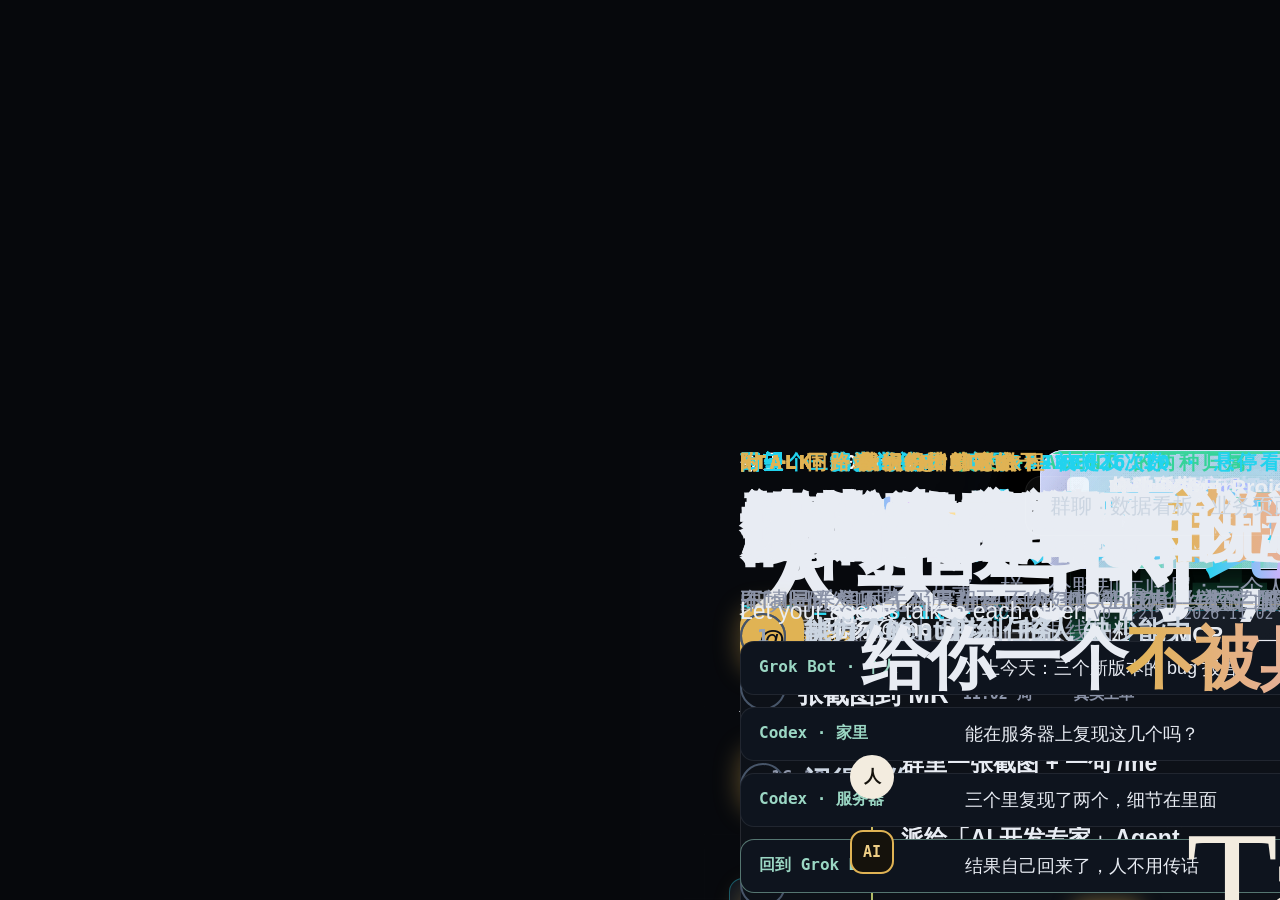
<file: story.src.html>
<!DOCTYPE html>
<html lang="zh-CN">
<head>
<meta charset="UTF-8">
<meta name="viewport" content="width=device-width,initial-scale=1">
<meta name="color-scheme" content="dark">
<title>Vibe Coding 简史 · 长卷</title>
<style>
:root{
  --bg:#06080c;--fg:#e8ecf3;--mut:#8b93a7;--dim:#5b6375;--line:rgba(255,255,255,.08);
  --c23:#38bdf8;--c24:#a78bfa;--c25:#fb923c;--c26:#34d399;--call:#22d3ee;--cht:#e0b354;--pink:#f472b6;--red:#f87171;--ds:#8fa2ff;
  --mono:"JetBrains Mono","SF Mono",Menlo,Consolas,monospace;
  --sans:"Inter","PingFang SC","HarmonyOS Sans SC","Microsoft YaHei",-apple-system,sans-serif;
  --era:#22d3ee;
}
*{box-sizing:border-box;margin:0;padding:0}
html{background:var(--bg);scrollbar-width:none}
html::-webkit-scrollbar{display:none}
body{background:var(--bg);color:var(--fg);font-family:var(--sans);-webkit-font-smoothing:antialiased;overflow-x:hidden}
#space{width:1px}
#stage{position:fixed;left:50%;top:50%;width:1920px;height:1080px;transform-origin:center;overflow:hidden;background:#07090d}
#stage::before{content:"";position:absolute;inset:0;background-image:linear-gradient(rgba(255,255,255,.02) 1px,transparent 1px),linear-gradient(90deg,rgba(255,255,255,.02) 1px,transparent 1px);background-size:64px 64px;mask-image:radial-gradient(ellipse at center,#000 30%,transparent 85%);z-index:0}
svg *{transform-box:fill-box;transform-origin:center}

/* ---------- cover orbit ----------
   Mirrors the deck cover: a logo constellation replaces the old "how to read
   this scroll" text block. Same slow spin / counter-spin / core pulse as the
   deck; all looping animations are viewport-gated below. */
.covorbit{position:absolute;width:700px;height:700px;pointer-events:none}
/* soften the L0 outline glyphs behind the constellation, like the deck cover */
.covorbit::before{content:"";position:absolute;inset:-60px;border-radius:50%;background:radial-gradient(circle,rgba(7,9,13,.9) 0%,rgba(7,9,13,.82) 44%,rgba(7,9,13,.42) 64%,rgba(7,9,13,0) 79%);pointer-events:none}
@keyframes covSpin{to{transform:rotate(360deg)}}
@keyframes covSpinR{to{transform:rotate(-360deg)}}
@keyframes covPulse{0%,100%{opacity:.88;transform:scale(1)}50%{opacity:1;transform:scale(1.05)}}
.covorbit .covring{position:absolute;border-radius:50%;border:1px dashed rgba(255,255,255,.09)}
.covorbit .covring.r2{inset:20px;border-color:rgba(255,255,255,.08);animation:covSpin 90s linear infinite;animation-direction:reverse}
.covorbit .covring.r1{inset:150px;border-color:rgba(255,255,255,.14);animation:covSpin 60s linear infinite}
.covorbit .covo{position:absolute;left:50%;top:50%;width:0;height:0;transform:rotate(var(--t)) translateX(var(--r)) rotate(calc(-1 * var(--t)))}
.covorbit .covo .lg{position:absolute;left:-29px;top:-29px;width:58px;height:58px;border-radius:17px;background:rgba(15,20,30,.88)}
.covorbit .covring.r1 .covo .lg{animation:covSpinR 60s linear infinite}
.covorbit .covring.r2 .covo .lg{animation:covSpin 90s linear infinite}
.covorbit .covo .lg svg{width:30px;height:30px}
.covorbit .covcore{position:absolute;left:50%;top:50%;transform:translate(-50%,-50%)}
.covorbit .covcore .lg{width:108px;height:108px;border-radius:26px;background:rgba(15,20,30,.94);box-shadow:0 0 0 1px rgba(255,255,255,.1),0 0 70px rgba(56,189,248,.2);animation:covPulse 4s ease-in-out infinite}
.covorbit .covcore .lg svg{width:58px;height:58px}

/* ---------- viewport-gated perpetual animation ----------
   update() already toggles .vis on every block as it nears / leaves the window,
   so no extra observer is needed. Freeze every looping animation inside an
   off-screen block: no CPU off-screen, and on re-entry it resumes from where
   it paused (the first entry starts at 0 because paused time never advances).
   Scroll-driven data-fx effects stay as they are — they are only computed for
   visible blocks by the same loop.
   !important is deliberate: `.covorbit .covring.r1 .covo .lg` sets the animation
   shorthand (which resets play-state to running) with higher specificity than
   this gate, so without it the 14 counter-spinning logos kept running off-screen. */
.blk:not(.live) :is(.covring,.covring .lg,.covcore .lg,.caret,.wsp-grid i.hit){animation-play-state:paused!important}

/* ---------- layers ---------- */
.layer{position:absolute;left:0;top:0;width:1920px;height:0;will-change:transform}
#L0{z-index:1}#L1{z-index:2}#L2{z-index:3}#L3{z-index:4;pointer-events:none}
/* radial-gradient instead of filter:blur(160px) — same look, no per-frame blur pass */
.blob{position:absolute;width:1100px;height:1100px;border-radius:50%;background:radial-gradient(circle,var(--bc,#38bdf8) 0%,transparent 72%) !important;opacity:.22;pointer-events:none}
.yr{position:absolute;right:90px;text-align:right;pointer-events:none;white-space:nowrap}
.yr b{display:block;font:900 400px/1 var(--sans);letter-spacing:-.06em;color:transparent;-webkit-text-stroke:2px var(--c);opacity:.12}
.yr span{display:block;font:800 64px var(--sans);color:var(--c);opacity:.2;margin-top:-20px;margin-right:16px}
.role{position:absolute;left:60px;font:900 110px/1 var(--sans);letter-spacing:-.03em;color:#fff;opacity:.012;white-space:nowrap;pointer-events:none;transition:opacity .6s}
.role.on{opacity:.1}
.role small{display:block;font:700 22px var(--mono);letter-spacing:.2em;margin-bottom:12px}
/* time-scale typography: date ticks / axis headers were 11-18px, hard to read
   at 1920x1080; bumped ~1.4x while keeping every label inside its lane */
.spinehint{position:absolute;left:120px;font:600 17px var(--mono);color:var(--dim);white-space:nowrap}
.phase{position:absolute;left:144px;width:16px;border-radius:8px;opacity:.28}
.phl{position:absolute;left:104px;writing-mode:vertical-rl;font:800 23px var(--sans);letter-spacing:.2em;white-space:nowrap}
.cms{position:absolute;left:152px;transform:translate(-50%,-50%);width:14px;height:14px;border-radius:50%;background:#07090d;border:3px solid var(--mc)}
.cms.big{width:20px;height:20px;box-shadow:0 0 14px var(--mc)}
.cml{position:absolute;left:182px;transform:translateY(-50%);font:600 18px var(--mono);color:#cbd5e1;white-space:nowrap;max-width:236px;overflow:hidden;text-overflow:ellipsis}
.cml em{display:block;font-style:normal;font-size:17px;color:var(--mc)}
.cursorhd{position:absolute;left:120px;display:flex;align-items:center;gap:10px;font:800 21px var(--mono);letter-spacing:.12em;color:#fff}
.life{position:absolute;width:2px;border-radius:2px;background:var(--lc);opacity:.75}
.life.fut{background:repeating-linear-gradient(var(--lc) 0 6px,transparent 6px 12px)}
.lfd{position:absolute;width:12px;height:12px;margin:-6px 0 0 -5px;border-radius:50%;background:var(--lc);box-shadow:0 0 12px var(--lc)}
.lfl{position:absolute;writing-mode:vertical-rl;font:700 18px var(--sans);color:var(--lc);white-space:nowrap;letter-spacing:.06em;text-shadow:0 0 6px #07090d,0 0 3px #07090d}
.lfl small{font:600 15px var(--mono);opacity:.85;margin-top:6px}
.lfe{position:absolute;width:12px;height:2px;margin-left:-6px;background:var(--lc)}
.lfn{position:absolute;writing-mode:vertical-rl;font:600 16px var(--mono);color:#cbd5e1;white-space:nowrap;text-shadow:0 0 6px #07090d,0 0 3px #07090d}
.lft{position:absolute;font:800 15px var(--mono);color:#0b0f16;background:var(--lc);padding:2px 5px;border-radius:5px;transform:translate(-100%,-50%);white-space:nowrap}
.lifehd{position:absolute;right:86px;font:800 19px var(--mono);letter-spacing:.12em;color:var(--mut);text-align:right;white-space:nowrap}
.today{position:absolute;left:100px;width:1720px;height:0;border-top:2px dashed rgba(255,255,255,.35)}
.today b{position:absolute;right:420px;top:-40px;font:800 21px var(--mono);color:#fff}
#thread{position:absolute;left:358px;width:2px;background:linear-gradient(var(--c23),var(--c24) 30%,var(--c25) 55%,var(--c26) 80%,var(--call));opacity:.35}
.td{position:absolute;left:359px;width:12px;height:12px;margin:-6px 0 0 -6px;border-radius:50%;background:#07090d;border:2px solid var(--c)}
.blk{position:absolute;left:400px;width:1000px;--ac:var(--call)}
.blk[data-era="2023"]{--ac:var(--c23)}.blk[data-era="2024"]{--ac:var(--c24)}.blk[data-era="2025"]{--ac:var(--c25)}.blk[data-era="2026"]{--ac:var(--c26)}.blk[data-era="ht"]{--ac:var(--cht)}
/* scroll typography is poster-sized: the page keeps moving, so headlines
   can take the room a paged slide could not afford */
.kk{font:600 20px/1.2 var(--mono);letter-spacing:.14em;text-transform:uppercase;color:var(--ac)}
.blk h3{font-size:60px;font-weight:850;line-height:1.12;margin-top:14px;letter-spacing:-.015em}
.blk h2{font-size:74px;font-weight:880;line-height:1.08;margin-top:14px;letter-spacing:-.025em}
.lead{font-size:24px;color:var(--mut);margin-top:14px;line-height:1.55}
.lead i{font-style:normal;color:#e2e8f0}
.grad{background:linear-gradient(92deg,var(--ac),#f0abfc 60%,#fde68a);-webkit-background-clip:text;background-clip:text;color:transparent}
.ds{color:var(--ds)}.mut{color:var(--mut)}.ok{color:#86efac}.bad{color:#fca5a5}.dm{color:#64748b}.acc{color:var(--ac)}
.lg{width:42px;height:42px;border-radius:11px;background:rgba(255,255,255,.07);display:inline-grid;place-items:center;flex:none;border:1px solid rgba(255,255,255,.06);vertical-align:middle}
.lg svg{width:23px;height:23px}
.lg.sm{width:32px;height:32px;border-radius:8px}.lg.sm svg{width:18px;height:18px}
.lg.xs{width:22px;height:22px;border-radius:5px;background:none;border:none}.lg.xs svg{width:17px;height:17px}
.lg.xl{width:150px;height:150px;border-radius:36px;background:linear-gradient(145deg,#1b2230,#0b0f16);box-shadow:0 0 80px rgba(34,211,238,.24),inset 0 0 0 1px rgba(255,255,255,.12)}.lg.xl svg{width:84px;height:84px}
.lg.m{font:800 15px/1 var(--sans);color:#fff;background:var(--mc,#334155);letter-spacing:-.02em}
.lg.sm.m{font-size:12px}
/* compact marks: card titles and the tool landscape */
.lg.tiny{width:24px;height:24px;border-radius:6px;background:rgba(255,255,255,.09)}
.lg.tiny svg{width:15px;height:15px}
.lg.tiny.m{font-size:11px}
/* headline marks match the 58px h2; tool-row marks got bigger and fuller */
.lg.hd{width:72px;height:72px;border-radius:20px;background:rgba(255,255,255,.1);vertical-align:-6px}
.lg.hd svg{width:44px;height:44px}
.lg.hd.m{font-size:28px}
.lg.mini{width:22px;height:22px;border-radius:6px;background:rgba(255,255,255,.12);border:none}
.lg.mini svg{width:17px;height:17px}
.lg.mini.m{font-size:11px}
.avimg{overflow:hidden;background:#141a24}
.avimg img{width:100%;height:100%;object-fit:cover;display:block;border-radius:inherit}
/* large portrait marks: people are shown at face size, not as tiny dots.
   Bumped ~1.5-1.6x; small month / buzz dots stay as accents. */
.lg.portrait,.lg.portrait-md,.lg.portrait-sm{border:2px solid rgba(255,255,255,.24);border-radius:50%;box-shadow:0 0 0 6px rgba(255,255,255,.05),0 0 46px rgba(56,189,248,.16),0 18px 50px rgba(0,0,0,.55)}
.lg.portrait{width:288px;height:288px}
.lg.portrait-md{width:204px;height:204px}
.lg.portrait-sm{width:144px;height:144px}
.pcard{display:flex;align-items:center;gap:32px}
.pcard .pmeta b{display:block;font-size:32px;font-weight:850}
.pcard .pmeta span{display:block;margin-top:6px;font-size:17px;color:var(--mut)}
/* weight-space programming bench: scroll-driven bars/counter + only 5 pulsing cells,
   so the animation never becomes a continuous 72-element compositor job */
.wsp{margin-top:18px;padding:18px 20px;border:1px solid rgba(244,114,182,.24);border-radius:18px;background:rgba(8,6,12,.5)}
.wsp-flow{display:grid;grid-template-columns:150px minmax(0,1fr) 150px;align-items:center;gap:16px}
.wsp-mod{padding:10px 8px;border:1px solid rgba(255,255,255,.14);border-radius:12px;background:rgba(255,255,255,.045);text-align:center}
.wsp-mod b{display:block;font-size:18px;font-weight:800}
.wsp-mod span{display:block;margin-top:4px;font:600 12px var(--mono);color:var(--mut)}
.wsp-grid{display:grid;grid-template-columns:repeat(12,1fr);gap:3px;padding:9px;border:1px solid rgba(255,255,255,.07);border-radius:12px;background:#05070b}
.wsp-grid i{aspect-ratio:1;border-radius:2px;background:rgba(167,139,250,.16)}
.wsp-grid i.hit{background:linear-gradient(135deg,#a78bfa,#f472b6);box-shadow:0 0 9px rgba(244,114,182,.55);animation:wspPulse 2.2s ease-in-out infinite}
@keyframes wspPulse{0%,100%{opacity:.35;transform:scale(.82)}50%{opacity:1;transform:scale(1)}}
.wsp-bars{display:grid;gap:11px;margin-top:18px}
.wsp-bar{display:grid;grid-template-columns:70px minmax(0,1fr) 66px;align-items:center;gap:12px;font:600 14px var(--mono);color:#cbd5e1}
.wsp-bar i{display:block;height:13px;border-radius:7px;background:rgba(148,163,184,.34);transform-origin:left center}
.wsp-bar b{text-align:right;font:800 17px var(--mono);color:#e2e8f0}
.wsp-note{margin-top:15px;font-size:15px;line-height:1.55;color:#cbd5e1}
.wsp-note b{color:#f9a8d4}
/* fork: a real Y-split with two colour identities, instead of a flat two-column grid */
.fk{position:relative;margin-top:24px}
.fkw{position:absolute;left:0;top:0;width:1360px;height:170px;overflow:visible;pointer-events:none}
.fknode{position:relative;z-index:2;width:440px;margin:0 auto;display:flex;align-items:center;gap:14px;padding:12px 18px;border-radius:16px;background:linear-gradient(135deg,rgba(255,255,255,.1),rgba(255,255,255,.03));border:1px solid rgba(255,255,255,.2);box-shadow:0 18px 50px rgba(0,0,0,.45)}
.fknode b{font-size:21px}.fknode em{display:block;margin-top:3px;font:600 13px var(--mono);font-style:normal;color:var(--mut)}
.fkcols{display:grid;grid-template-columns:1fr 1fr;gap:34px;margin-top:96px}
.fkcol{position:relative;overflow:hidden;padding:22px 26px 20px;border-radius:20px;border:1px solid;background:linear-gradient(180deg,rgba(15,21,31,.94),rgba(10,14,21,.94))}
.fkcol.p{border-color:rgba(56,189,248,.45);box-shadow:inset 0 0 0 1px rgba(56,189,248,.09),0 24px 60px rgba(0,0,0,.35)}
.fkcol.o{border-color:rgba(244,114,182,.45);box-shadow:inset 0 0 0 1px rgba(244,114,182,.09),0 24px 60px rgba(0,0,0,.35)}
.fkcol:before{content:attr(data-ghost);position:absolute;right:22px;top:-40px;font:900 155px/1 var(--sans);letter-spacing:-.08em;opacity:.06;pointer-events:none}
.fkcol.p:before{color:#38bdf8}.fkcol.o:before{color:#f472b6}
.fkhead{display:flex;align-items:center;gap:14px;padding-bottom:13px;border-bottom:1px solid rgba(255,255,255,.1)}
.fkhead i{font:900 32px/1 var(--mono);font-style:normal;opacity:.7}
.fkcol.p .fkhead i{color:#7dd3fc}.fkcol.o .fkhead i{color:#f9a8d4}
.fkhead b{font-size:29px;font-weight:850}
.fkhead em{display:block;margin-top:4px;font:600 12px var(--mono);letter-spacing:.1em;font-style:normal;color:var(--mut)}
.fkcol.p .fkhead b{color:#7dd3fc}.fkcol.o .fkhead b{color:#f9a8d4}
.fkth{margin:13px 0 2px;font-size:17px;color:#e2e8f0}
.fki{display:flex;align-items:center;gap:13px;padding:10px 0;border-bottom:1px solid rgba(255,255,255,.06)}
.fki .lg.sm,.dir .lg.sm,.fknode .lg.sm{width:46px;height:46px;border-radius:13px}
.fki .lg.sm svg,.dir .lg.sm svg,.fknode .lg.sm svg{width:28px;height:28px}
.fki .lg.sm.m,.dir .lg.sm.m{font-size:18px}
.fki:last-child{border-bottom:none}
.fki b{font-size:17px}.fki em{margin-left:8px;font:600 12px var(--mono);font-style:normal;color:var(--mut)}
.fki p{margin:2px 0 0;font-size:14px;color:#9aa5b8}
.fkbar{margin-top:18px;overflow:hidden;border:1px solid var(--line);border-radius:14px}
.fkrow{display:grid;grid-template-columns:120px 1fr 1fr;align-items:center;background:rgba(255,255,255,.025);border-bottom:1px solid rgba(255,255,255,.06);font-size:15px}
.fkrow:last-child{border-bottom:none}
.fkrow>span{padding:9px 14px;font:700 13px var(--mono);color:var(--mut);background:rgba(255,255,255,.035)}
.fkrow>b{padding:9px 16px;font-weight:650}
.fkrow>b.p{color:#7dd3fc;border-left:2px solid rgba(56,189,248,.5)}
.fkrow>b.o{color:#f9a8d4;border-left:2px solid rgba(244,114,182,.5)}
.fkrow.hd{background:rgba(255,255,255,.065)}
.fkrow.hd>span,.fkrow.hd>b{font-size:14px;letter-spacing:.04em}
.fkkick{margin-top:20px;text-align:center;font-size:22px;color:#cbd5e1}
.fkkick b{font-weight:850;background:linear-gradient(92deg,#7dd3fc,#f9a8d4);-webkit-background-clip:text;background-clip:text;color:transparent}
.chip{display:inline-flex;align-items:center;gap:8px;font:600 16px var(--mono);padding:7px 13px;border-radius:999px;background:rgba(255,255,255,.05);border:1px solid var(--line);color:#cbd5e1;white-space:nowrap}
.chip em{font-style:normal;color:var(--ac)}
.grid{display:grid;gap:16px;margin-top:22px}
.g2{grid-template-columns:1fr 1fr}.g3{grid-template-columns:repeat(3,1fr)}
.card{border-radius:18px;padding:18px 22px;background:linear-gradient(180deg,rgba(18,24,34,.96),rgba(12,16,24,.96));border:1px solid var(--line)}
/* frosted glass: the slower layers stay visible, blurred, behind every card */
.glass,.card.glass,.mo,.tweet,.runlog,.metr{background:linear-gradient(135deg,rgba(255,255,255,.075),rgba(255,255,255,.02)) !important;-webkit-backdrop-filter:blur(12px) saturate(135%);backdrop-filter:blur(12px) saturate(135%);border:1px solid rgba(255,255,255,.13) !important;box-shadow:0 24px 60px rgba(0,0,0,.35),inset 0 1px 0 rgba(255,255,255,.09)}
/* Only blocks near the viewport pay for backdrop sampling. Off-screen glass keeps
   its tint and border but drops the blur, cutting per-frame paint work sharply. */
.blk:not(.vis) .glass,.blk:not(.vis) .card.glass,.blk:not(.vis) .mo,.blk:not(.vis) .tweet,.blk:not(.vis) .runlog,.blk:not(.vis) .metr{-webkit-backdrop-filter:none;backdrop-filter:none}
.card.glass.dsx{background:linear-gradient(135deg,rgba(107,132,255,.18),rgba(77,107,254,.05)) !important;border-color:rgba(143,162,255,.35) !important}
.card.glass.red,.metr.glass{background:linear-gradient(135deg,rgba(248,113,113,.16),rgba(248,113,113,.04)) !important;border-color:rgba(252,165,165,.32) !important}
.mo{background:linear-gradient(135deg,rgba(52,211,153,.13),rgba(52,211,153,.03)) !important;border-color:rgba(110,231,183,.28) !important}
.mo.seed{background:linear-gradient(135deg,rgba(244,114,182,.15),rgba(244,114,182,.03)) !important}
.pad{padding:22px 26px;border-radius:22px}
/* ---------- compact event / tool cards ----------
   The scroll never stops, so vertical room is cheap: every card is a small
   poster — 84px mark, 40px title, a faint giant watermark of the brand, and a
   160px looping scene (.vz) that shows what the thing actually does.
   heroCards() rebuilds the header as [marks][title / date + chip]. */
.blk.cb{width:580px}
.blk.cb .card{position:relative;overflow:hidden;padding:24px 26px 22px;border-radius:24px;--vc:var(--ac)}
.blk.cb .card.dsx{--vc:var(--ds)}.blk.cb .card.red{--vc:#f87171}
.blk.cb .card::before{content:"";position:absolute;left:0;top:0;right:0;height:3px;background:linear-gradient(90deg,var(--vc),transparent 72%)}
.blk.cb .card .wm{position:absolute;right:-44px;top:-56px;width:250px;height:250px;opacity:.07;transform:rotate(-12deg);pointer-events:none}
.blk.cb .card .wm svg{width:100%;height:100%;display:block}
.blk.cb .card .wm.wmt{display:grid;place-items:center;font:900 230px/1 var(--sans);color:var(--mc,#fff)}
.blk.cb .card>*{position:relative}.blk.cb .card>.wm{position:absolute}
.blk.cb .card .h{gap:20px;align-items:center}
.blk.cb .card .hmk{display:flex;gap:10px;flex:none;align-items:center}
.blk.cb .card .hmk .lg{width:84px;height:84px;border-radius:22px;background:linear-gradient(145deg,rgba(255,255,255,.13),rgba(255,255,255,.03));border:1px solid rgba(255,255,255,.16);box-shadow:0 12px 30px rgba(0,0,0,.45),0 0 38px color-mix(in srgb,var(--vc) 26%,transparent)}
.blk.cb .card .hmk .lg svg{width:50px;height:50px}
.blk.cb .card .hmk .lg.m{background:var(--mc,#334155);font-size:36px}
.blk.cb .card .hmk .lg.portrait-ev{width:112px;height:112px;border-radius:50%;border:2px solid rgba(255,255,255,.26);box-shadow:0 0 0 5px rgba(255,255,255,.05),0 0 40px rgba(56,189,248,.18),0 14px 34px rgba(0,0,0,.55)}
.blk.cb .card .htx{flex:1;min-width:0}
.blk.cb .card .htx>b{display:block;font-size:40px;font-weight:850;line-height:1.08;letter-spacing:-.015em}
.blk.cb .card .hmeta{display:flex;align-items:center;gap:10px;margin-top:9px}
.blk.cb .card .hmeta em{margin:0;padding:0;align-self:auto;font:700 18px var(--mono)}
.blk.cb .card .tcat{font-size:14px;padding:4px 9px}
.blk.cb .card>p{font-size:21px;line-height:1.45;color:#c3cad8;margin-top:14px}
.blk.lbl h3{font-size:58px}

/* ---------- card scenes (.vz) ----------
   Markup comes from VZ.* in the script; timing is pure CSS. Most scenes are
   a set of "step" items (.q) sharing one cycle (--d): vk() generates the step
   keyframes (S fade-up, P pop, G grow-x, V grow-y, O out, H light, T type,
   R ripple, F flash), each starting at its own % of the cycle. */
@property --vn{syntax:'<integer>';inherits:false;initial-value:0}
.vz{position:relative;height:160px;margin-top:18px;border-radius:16px;overflow:hidden;background:radial-gradient(120% 130% at 50% 0%,color-mix(in srgb,var(--vc) 11%,transparent),transparent 62%),rgba(3,5,10,.62);border:1px solid rgba(255,255,255,.08);box-shadow:inset 0 1px 0 rgba(255,255,255,.04);font:600 14px/1.3 var(--mono);color:#cbd5e1;--d:7s}
.vz>*{position:absolute}
.vz .q{animation-duration:var(--d);animation-iteration-count:infinite;animation-fill-mode:both;animation-timing-function:ease-out}
.vz .lg.vzl{width:40px;height:40px;border-radius:12px;background:rgba(255,255,255,.08);border:1px solid rgba(255,255,255,.14)}
.vz .lg.vzl svg{width:24px;height:24px}
.vz .lg.vzm{background:var(--mc);color:#06080c;font:900 18px/1 var(--sans);display:inline-grid;place-items:center}
.vzn{counter-reset:vn var(--vn)}.vzn::before{content:counter(vn)}
.vz .vcapl{font:600 15px/1.35 var(--sans);color:#aab4c6}
.vz .vtag{padding:4px 10px;border-radius:999px;font:700 13px var(--mono);color:var(--vc);background:color-mix(in srgb,var(--vc) 16%,transparent);border:1px solid color-mix(in srgb,var(--vc) 45%,transparent);white-space:nowrap}
.vz .vbig{font:900 72px/1 var(--sans);letter-spacing:-.04em;color:var(--vc);text-shadow:0 0 30px color-mix(in srgb,var(--vc) 45%,transparent);white-space:nowrap}
.vz .vbig.sm{font-size:52px}
.vz .vbig small{font-size:.42em;font-weight:800;letter-spacing:0;margin:0 3px}
.vz .vlg{font:600 15px/1.3 var(--mono);white-space:nowrap;color:#cbd5e1}
.vz .vlg.k{color:#86efac}.vz .vlg.x{color:#fca5a5}
.vz .vnode{top:24px;width:120px;height:112px;border-radius:16px;display:flex;flex-direction:column;align-items:center;justify-content:center;gap:8px;background:#0b1018;border:1px solid color-mix(in srgb,var(--vc) 42%,transparent);box-shadow:0 0 30px color-mix(in srgb,var(--vc) 18%,transparent);font:800 14px/1.2 var(--sans);color:#e2e8f0;text-align:center;z-index:2}
.vz .vnode .lg.vzl{width:50px;height:50px;border-radius:14px}.vz .vnode .lg.vzl svg{width:30px;height:30px}
.vz .vnode .vni{font:900 20px var(--sans);font-style:normal;color:var(--vc)}
@keyframes vzSpin{to{transform:rotate(360deg)}}
@keyframes vzBlink{50%{opacity:0}}
@keyframes vzPulse{0%,100%{transform:scale(1)}50%{transform:scale(1.07)}}
@keyframes vzRing{0%{transform:scale(1);opacity:.8}100%{transform:scale(1.8);opacity:0}}
@keyframes vzRun{0%{transform:translateX(0);opacity:0}8%,86%{opacity:1}100%{transform:translateX(var(--L));opacity:0}}
@keyframes vzHit{0%,100%{opacity:.35}6%,24%{opacity:1;border-color:var(--vc);box-shadow:0 0 18px color-mix(in srgb,var(--vc) 60%,transparent)}40%{opacity:.35}}
@keyframes vzKick{0%,100%{transform:none;box-shadow:0 0 0 transparent}12%{transform:scale(1.05);box-shadow:0 0 34px color-mix(in srgb,var(--vc) 70%,transparent)}40%{transform:none}}
@keyframes vzFillX{0%{transform:scaleX(0)}70%,100%{transform:scaleX(1)}}
@keyframes vzDone{0%,68%{opacity:0;transform:scale(.4)}74%,100%{opacity:1;transform:none}}
@keyframes vzDraw{0%,4%{stroke-dashoffset:1;opacity:1}44%,90%{stroke-dashoffset:0;opacity:1}97%,100%{stroke-dashoffset:0;opacity:0}}
@keyframes vzDash{to{stroke-dashoffset:-24}}
@keyframes vzFlowBg{to{background-position:16px 0}}
@keyframes vzScanY{0%,100%{transform:translateY(0)}50%{transform:translateY(var(--sy))}}
@keyframes vzScanX{to{transform:translateX(var(--sx))}}
@keyframes vzFloat{0%{transform:translate(0,0);opacity:0}25%{opacity:1}100%{transform:translate(26px,-46px);opacity:0}}
@keyframes vzBob{50%{transform:translateY(-6px)}}
@keyframes vzDot{0%,100%{transform:translateY(0);opacity:.4}50%{transform:translateY(-5px);opacity:1}}
/* term */
.vz-term{background:#04060b}
.vz-term .vtb{left:0;right:0;top:0;height:26px;display:flex;align-items:center;gap:6px;padding:0 12px;background:rgba(255,255,255,.04);border-bottom:1px solid rgba(255,255,255,.06);font:600 12px var(--mono);color:var(--dim)}
.vz-term .vtb i{width:9px;height:9px;border-radius:50%;background:#2b3444}
.vz-term .vtb span{margin-left:8px}
.vz-term .vtl{left:16px;right:16px;font:600 16px/22px var(--mono);white-space:nowrap;overflow:hidden;text-overflow:ellipsis;color:#cbd5e1}
.vz-term .vtl b{color:var(--vc)}
.vz-term .vtl.k{color:#86efac}
.vz-term .vtl.x{left:10px;padding-left:6px;border-radius:6px;color:#fecaca;background:rgba(248,113,113,.16)}
.vz .vcur{display:inline-block;width:9px;height:17px;margin-left:6px;vertical-align:-3px;background:var(--vc);animation:vzBlink 1s steps(1) infinite}
/* ide */
.vz-ide .ved{left:0;top:0;bottom:0;width:318px;background:#070b12;border-right:1px solid rgba(255,255,255,.07)}
.vz-ide .vet{position:absolute;left:0;right:0;top:0;height:24px;display:flex;align-items:center;gap:8px;padding:0 12px;font:600 12px var(--mono);color:#94a3b8;border-bottom:1px solid rgba(255,255,255,.06)}
.vz-ide .vet i{width:8px;height:8px;border-radius:50%;background:var(--vc)}
.vz-ide .vcr{position:absolute;left:0;right:0;height:16px}
.vz-ide .vcr u{position:absolute;left:6px;top:0;width:18px;text-align:right;font:500 11px/16px var(--mono);color:#334155;text-decoration:none}
.vz-ide .vcr i{position:absolute;top:5px;height:6px;border-radius:3px;opacity:.55}
.vz-ide .vdf{position:absolute;left:28px;right:8px;height:16px;border-radius:4px;transform-origin:left}
.vz-ide .vdf.a{background:rgba(52,211,153,.24);box-shadow:inset 3px 0 0 #34d399}
.vz-ide .vdf.d{background:rgba(248,113,113,.22);box-shadow:inset 3px 0 0 #f87171}
.vz-ide .vap{left:330px;top:10px;right:12px;bottom:10px}
.vz-ide .vah{position:absolute;left:0;top:0;font:800 11px var(--mono);letter-spacing:.14em;color:var(--vc)}
.vz-ide .vam{position:absolute;left:0;right:0;padding:6px 9px;border-radius:9px;background:rgba(255,255,255,.07);font:600 13px/1.35 var(--sans);color:#d5dbe6}
.vz-ide .vam.me{background:color-mix(in srgb,var(--vc) 22%,transparent);color:#fff}
.vz-ide .vok{position:absolute;left:0;top:104px;padding:5px 10px;border-radius:8px;background:var(--vc);color:#06080c;font:800 12px var(--mono)}
/* genui */
.vz-genui .vpr{left:14px;top:18px;width:200px;padding:8px 12px;border-radius:12px;background:rgba(255,255,255,.06);border:1px solid rgba(255,255,255,.14);font:600 14px/1.4 var(--sans);color:#e8ecf3;white-space:nowrap;overflow:hidden}
.vz-genui .vpr::before{content:"PROMPT";display:block;font:800 10px var(--mono);letter-spacing:.16em;color:var(--vc);margin-bottom:2px}
.vz-genui .vgn{left:16px;top:84px;font:700 13px var(--mono);color:var(--vc)}
.vz-genui .vdn{left:14px;top:112px;padding:5px 12px;border-radius:999px;background:var(--vc);color:#06080c;font:800 13px var(--sans)}
.vz-genui .vbw{left:228px;top:12px;right:12px;bottom:12px;border-radius:10px;border:1px solid rgba(255,255,255,.14);background:#0a0f17;overflow:hidden}
.vz-genui .vbw>i{position:absolute;border-radius:6px}
.vz-genui .vbw .t{left:0;right:0;top:0;height:18px;border-radius:0;background:rgba(255,255,255,.05)}
.vz-genui .vbw .t::before{content:"";position:absolute;left:8px;top:6px;width:6px;height:6px;border-radius:50%;background:#475569;box-shadow:10px 0 #475569,20px 0 #475569}
.vz-genui .vbw .n{left:10px;right:10px;top:26px;height:10px;background:rgba(255,255,255,.1);transform-origin:left}
.vz-genui .vbw .hr{left:10px;top:44px;width:150px;height:46px;background:linear-gradient(120deg,color-mix(in srgb,var(--vc) 60%,transparent),rgba(240,171,252,.38))}
.vz-genui .vbw .b{left:172px;top:56px;width:84px;height:22px;border-radius:11px;background:var(--vc);box-shadow:0 0 16px color-mix(in srgb,var(--vc) 60%,transparent)}
.vz-genui .vbw .c{top:100px;width:76px;height:22px;background:rgba(255,255,255,.08);border:1px solid rgba(255,255,255,.1)}
/* chat */
.vz-chat .vbb{max-width:380px;padding:7px 13px;border-radius:14px;font:600 15px/1.3 var(--sans);white-space:nowrap;overflow:hidden;text-overflow:ellipsis}
.vz-chat .vbb.me{background:color-mix(in srgb,var(--vc) 28%,#0b1018);color:#fff;border-bottom-right-radius:4px}
.vz-chat .vbb.ai{background:rgba(255,255,255,.08);color:#dbe2ec;border-bottom-left-radius:4px}
.vz-chat .vbb em{font:800 11px var(--mono);font-style:normal;color:var(--vc);margin-right:8px}
/* phone */
.vz-phone .vph{left:24px;top:8px;width:96px;height:144px;border-radius:18px;border:2px solid rgba(255,255,255,.24);background:#05080d;box-shadow:0 0 30px color-mix(in srgb,var(--vc) 20%,transparent)}
.vz-phone .vph.tab{width:200px;height:126px;top:17px;border-radius:14px}
.vz-phone .vph::before{content:"";position:absolute;left:50%;top:6px;width:28px;height:5px;margin-left:-14px;border-radius:3px;background:rgba(255,255,255,.2)}
.vz-phone .vpm{position:absolute;left:7px;right:7px;padding:5px 7px;border-radius:9px;background:color-mix(in srgb,var(--vc) 26%,#0b1018);font:700 11px/1.3 var(--sans);color:#fff;white-space:nowrap;overflow:hidden;text-overflow:ellipsis}
.vz-phone .vph.tab .vpm{font-size:13px}
.vz .vfl{top:79px;height:2px;background:repeating-linear-gradient(90deg,var(--vc) 0 8px,transparent 8px 16px);animation:vzFlowBg .6s linear infinite;opacity:.85}
/* pipe */
.vz-pipe .vtr{height:4px;border-radius:2px;background:rgba(255,255,255,.1)}
.vz-pipe .vtf{height:6px;border-radius:3px;background:linear-gradient(90deg,color-mix(in srgb,var(--vc) 35%,transparent),var(--vc));transform-origin:left;box-shadow:0 0 12px var(--vc);animation:vzPipe var(--d) linear infinite both}
.vz-pipe .vhd{width:16px;height:16px;border-radius:50%;background:#fff;box-shadow:0 0 18px var(--vc),0 0 4px #fff;animation:vzPipeD var(--d) linear infinite both;z-index:3}
.vz-pipe .vnd{width:56px;height:56px;border-radius:17px;display:grid;place-items:center;background:#0b1018;border:2px solid var(--vc);box-shadow:0 0 24px color-mix(in srgb,var(--vc) 50%,transparent);font:900 22px var(--sans);color:var(--vc);z-index:2}
.vz-pipe .vnl{width:130px;text-align:center;font:800 16px var(--sans);color:#e2e8f0;white-space:nowrap}
@keyframes vzPipe{0%,4%{transform:scaleX(0);opacity:1}67%,90%{transform:scaleX(1);opacity:1}96%,100%{transform:scaleX(1);opacity:0}}
@keyframes vzPipeD{0%,4%{transform:translateX(0);opacity:1}67%{transform:translateX(var(--L));opacity:1}74%,100%{transform:translateX(var(--L));opacity:0}}
/* lanes */
.vz-lanes .vln{left:16px;right:16px;display:flex;align-items:center;gap:10px}
.vz-lanes .vln>span{width:62px;flex:none;font:700 12px var(--mono);color:#94a3b8;white-space:nowrap}
.vz-lanes .vln .lg.vzl{width:28px;height:28px;border-radius:8px}.vz-lanes .vln .lg.vzl svg{width:17px;height:17px}
.vz-lanes .vtk{position:relative;flex:1;height:8px;border-radius:4px;background:rgba(255,255,255,.07);overflow:hidden}
.vz-lanes .vtk i{position:absolute;inset:0;border-radius:4px;background:linear-gradient(90deg,color-mix(in srgb,var(--vc) 35%,transparent),var(--vc));transform-origin:left;animation:vzFillX 3s cubic-bezier(.35,.1,.35,1) infinite both}
.vz-lanes .vln>b{width:20px;flex:none;font:900 15px var(--sans);color:#86efac;animation:vzDone 3s infinite both}
.vz-lanes .vln.win .vtk{height:12px}
.vz-lanes .vln.win .vtk i{background:linear-gradient(90deg,#f59e0b,#fde68a);box-shadow:0 0 14px #fbbf24}
.vz-lanes .vln.win>b{color:#fbbf24;font-size:20px}
/* grid */
.vz-grid .vgr{left:14px;right:14px;top:12px;height:106px;display:grid;gap:5px}
.vz-grid .vgc{position:relative;border-radius:5px;border:1px solid color-mix(in srgb,var(--vc) 30%,transparent);background:color-mix(in srgb,var(--vc) 10%,transparent);animation:vzLit 3s ease-in-out infinite both}
.vz-grid .vgc.moe{animation-name:vzMoe}
.vz-grid .vgc.swarm{border-radius:50%;aspect-ratio:1;align-self:center;justify-self:center;height:80%}
.vz-grid .vgc.tmux u{position:absolute;left:5px;height:3px;border-radius:2px;background:rgba(255,255,255,.3)}
.vz-grid .vgc.tmux u:nth-child(1){top:7px;width:60%}.vz-grid .vgc.tmux u:nth-child(2){top:14px;width:38%}
.vz-grid .vcap{left:14px;right:14px;bottom:11px;display:flex;justify-content:space-between;font:700 13px var(--mono);color:#94a3b8}
.vz-grid .vcap b{color:var(--vc)}
@keyframes vzLit{0%,100%{background:color-mix(in srgb,var(--vc) 8%,transparent);box-shadow:none}50%{background:color-mix(in srgb,var(--vc) 46%,transparent);box-shadow:0 0 14px color-mix(in srgb,var(--vc) 50%,transparent)}}
@keyframes vzMoe{0%,26%,100%{background:color-mix(in srgb,var(--vc) 7%,transparent);box-shadow:none}6%,16%{background:var(--vc);box-shadow:0 0 16px var(--vc)}}
/* hub */
.vz-hub .vsp{height:2px;transform-origin:0 50%;background:linear-gradient(90deg,color-mix(in srgb,var(--vc) 55%,transparent),rgba(255,255,255,.07))}
.vz-hub .vsp i{position:absolute;left:0;top:-3px;width:8px;height:8px;border-radius:50%;background:#fff;box-shadow:0 0 10px var(--vc),0 0 3px #fff;animation:vzRun 3.6s linear infinite both}
.vz-hub .vsat{translate:-50% -50%;display:flex;align-items:center;padding:4px;border-radius:12px;background:#0b1018;border:1px solid color-mix(in srgb,var(--vc) 40%,transparent);font:700 13px var(--sans);color:#e2e8f0;white-space:nowrap;animation:vzHit 3.6s ease-out infinite both}
.vz-hub .vsat.t{padding:6px 11px}
.vz-hub .vsat .lg.vzl{width:34px;height:34px;border:none}.vz-hub .vsat .lg.vzl svg{width:22px;height:22px}
.vz-hub .vcen{translate:-50% -50%;width:70px;height:70px;border-radius:50%;display:grid;place-items:center;background:radial-gradient(circle,color-mix(in srgb,var(--vc) 42%,#0b1018),#0b1018 70%);border:2px solid var(--vc);box-shadow:0 0 30px color-mix(in srgb,var(--vc) 50%,transparent);font:900 14px var(--sans);color:#fff;z-index:2}
.vz-hub .vcen::after{content:"";position:absolute;inset:-2px;border-radius:50%;border:2px solid var(--vc);animation:vzRing 1.8s ease-out infinite}
.vz-hub .vcen .lg.vzl{border:none;background:none}
/* proto */
.vz-proto .vtrk{height:30px;border-bottom:2px dashed rgba(255,255,255,.14)}
.vz-proto .vtrk::after{position:absolute;bottom:-11px;font:900 14px var(--sans);color:rgba(255,255,255,.35)}
.vz-proto .vtrk.r::after{content:"▶";right:-4px}.vz-proto .vtrk.l::after{content:"◀";left:-4px}
.vz-proto .vpk{position:absolute;left:0;bottom:7px;padding:4px 9px;border-radius:8px;font:700 12.5px var(--mono);white-space:nowrap;color:#06080c;background:var(--vc);box-shadow:0 0 16px color-mix(in srgb,var(--vc) 60%,transparent);animation:vzPkR 3.2s cubic-bezier(.5,0,.5,1) infinite both}
.vz-proto .vpk.l{background:#e2e8f0;box-shadow:0 0 14px rgba(226,232,240,.4);animation-name:vzPkL;animation-delay:1.6s}
@keyframes vzPkR{0%{transform:translateX(0);opacity:0}10%,82%{opacity:1}92%,100%{transform:translateX(calc(var(--W) - 100%));opacity:0}}
@keyframes vzPkL{0%{transform:translateX(calc(var(--W) - 100%));opacity:0}10%,82%{opacity:1}92%,100%{transform:translateX(0);opacity:0}}
/* think */
.vz-think .vth{left:18px;top:14px;display:flex;align-items:center;gap:6px;font:800 14px var(--mono);color:var(--vc)}
.vz-think .vth i{width:6px;height:6px;border-radius:50%;background:var(--vc);animation:vzDot 1s ease-in-out infinite}
.vz-think .vth i:nth-of-type(2){animation-delay:.15s}.vz-think .vth i:nth-of-type(3){animation-delay:.3s}
.vz-think .vrs{left:18px;height:16px;display:flex;align-items:center;gap:10px}
.vz-think .vrs span{width:18px;font:700 12px var(--mono);color:#64748b}
.vz-think .vrs i{display:block;height:8px;border-radius:4px;background:linear-gradient(90deg,color-mix(in srgb,var(--vc) 65%,transparent),rgba(255,255,255,.14));transform-origin:left}
.vz-think .vans{left:18px;top:124px;padding:5px 12px;border-radius:999px;background:var(--vc);color:#06080c;font:800 14px var(--sans)}
.vz-think .vsec{left:376px;top:30px;text-align:center}
.vz-think .vsec>span{display:block;margin-top:8px;font:600 13px var(--sans);color:#94a3b8}
/* curve */
.vz-curve{background-image:linear-gradient(rgba(255,255,255,.045) 1px,transparent 1px),radial-gradient(120% 130% at 50% 0%,color-mix(in srgb,var(--vc) 11%,transparent),transparent 62%);background-size:100% 40px,auto}
.vz-curve svg{left:0;top:0;width:528px;height:160px;color:var(--vc);overflow:visible}
.vz-curve .vcl{fill:none;stroke:var(--vc);stroke-width:3.5;stroke-linecap:round;stroke-dasharray:1;filter:drop-shadow(0 0 6px var(--vc));animation:vzDraw var(--d) ease-in-out infinite both}
.vz-curve .vdot{width:18px;height:18px;margin:-9px 0 0 -9px;border-radius:50%;background:#fff;box-shadow:0 0 0 4px var(--vc),0 0 24px var(--vc)}
.vz-curve .vdot::after{content:"";position:absolute;inset:-10px;border-radius:50%;border:2px solid var(--vc);animation:vzRing 1.4s ease-out infinite}
.vz-curve .vxa{font:700 12px var(--mono);color:#64748b}
/* stat */
.vz-stat .vb{bottom:24px;width:18px;border-radius:5px 5px 2px 2px;background:linear-gradient(0deg,color-mix(in srgb,var(--vc) 22%,transparent),var(--vc));transform-origin:bottom}
.vz-stat .vbase{left:300px;right:14px;bottom:23px;height:1px;background:rgba(255,255,255,.16)}
.vz-stat .varr{top:8px;font:900 34px/1 var(--sans);color:var(--vc);animation:vzBob 1.4s ease-in-out infinite}
.vz-stat .varr.dn{animation-direction:reverse}
/* bench */
.vz-bench .vtile{width:22px;height:22px;border-radius:6px;background:rgba(255,255,255,.05);border:1px solid rgba(255,255,255,.08)}
.vz-bench .vtile i{position:absolute;inset:-1px;border-radius:6px}
.vz-bench .vtile i.ok{background:#34d399;box-shadow:0 0 10px rgba(52,211,153,.6)}
.vz-bench .vtile i.no{background:rgba(248,113,113,.5)}
.vz-bench .vleg{left:18px;top:126px;display:flex;gap:18px;font:600 12px var(--mono);color:#94a3b8}
.vz-bench .vleg i{display:inline-block;width:10px;height:10px;border-radius:3px;margin-right:6px;vertical-align:-1px}
.vz-bench .vleg i.ok{background:#34d399}.vz-bench .vleg i.no{background:rgba(248,113,113,.7)}
/* mouse (computer use) */
.vz-mouse .vwin{left:14px;top:12px;width:320px;height:136px;border-radius:10px;background:#0a0f17;border:1px solid rgba(255,255,255,.14);overflow:hidden}
.vz-mouse .vwin>*{position:absolute}
.vz-mouse .vwin .t{left:0;right:0;top:0;height:18px;background:rgba(255,255,255,.05)}
.vz-mouse .vwin .f{left:14px;top:30px;width:210px;height:26px;border-radius:7px;border:1px solid rgba(255,255,255,.22);padding-left:9px;font:600 13px/24px var(--sans);color:#e2e8f0;white-space:nowrap}
.vz-mouse .vwin .bt{left:234px;top:30px;width:70px;height:26px;border-radius:7px;background:var(--vc)}
.vz-mouse .vwin .it{left:14px;width:290px;height:18px;border-radius:5px;background:rgba(255,255,255,.07)}
.vz-mouse .vwin .it.hl{background:color-mix(in srgb,var(--vc) 30%,transparent);box-shadow:inset 0 0 0 1px var(--vc)}
.vz-mouse .vrip{width:30px;height:30px;margin:-15px 0 0 -15px;border-radius:50%;border:2px solid var(--vc);z-index:3}
.vz-mouse .vcur2{left:0;top:0;width:22px;height:22px;z-index:4;animation:vzMouse var(--d) cubic-bezier(.5,0,.3,1) infinite both}
.vz-mouse .vcur2 svg{width:22px;height:22px;display:block;filter:drop-shadow(0 2px 4px rgba(0,0,0,.6))}
@keyframes vzMouse{0%,6%{transform:translate(300px,130px)}16%,22%{transform:translate(130px,55px)}40%,46%{transform:translate(282px,55px)}62%,70%{transform:translate(170px,106px)}88%,100%{transform:translate(300px,130px)}}
/* rocket */
.vz-rocket{background:radial-gradient(90% 120% at 25% 100%,color-mix(in srgb,var(--vc) 18%,transparent),transparent 60%),linear-gradient(180deg,#020409,#0a1120)}
.vz-rocket .vstar{top:0;width:2px;border-radius:1px;background:linear-gradient(transparent,#fff);animation:vzStreak .8s linear infinite}
@keyframes vzStreak{0%{transform:translateY(-60px);opacity:0}20%{opacity:.9}100%{transform:translateY(200px);opacity:0}}
.vz-rocket .vrk{left:100px;top:0;width:44px;height:140px;animation:vzLaunch var(--d) cubic-bezier(.55,0,.65,1) infinite both}
.vz-rocket .vrk svg{position:absolute;left:2px;top:0;width:40px;height:90px}
.vz-rocket .vfm{position:absolute;left:12px;top:80px;width:20px;height:50px;border-radius:50% 50% 50% 50%/30% 30% 70% 70%;background:linear-gradient(#fff,#fde68a 30%,#fb923c 62%,transparent);transform-origin:top;animation:vzFlame .12s ease-in-out infinite alternate}
.vz-rocket .vsmk{bottom:-30px;width:80px;height:80px;border-radius:50%;background:radial-gradient(circle,rgba(226,232,240,.5),transparent 70%);animation:vzSmoke var(--d) ease-out infinite both}
@keyframes vzFlame{from{transform:scaleY(.75) scaleX(.9)}to{transform:scaleY(1.3) scaleX(1.06)}}
@keyframes vzLaunch{0%{transform:translateY(84px)}14%{transform:translateY(82px)}22%{transform:translateY(72px)}60%{transform:translateY(8px)}84%{transform:translateY(-70px)}100%{transform:translateY(-190px)}}
@keyframes vzSmoke{0%{transform:scale(.3);opacity:0}10%{opacity:.9}40%{transform:scale(1.7);opacity:.45}70%,100%{transform:scale(2.3);opacity:0}}
/* loop */
.vz-loop .vlp{left:30px;top:5px;width:150px;height:150px}
.vz-loop .vlp svg{position:absolute;left:0;top:0;width:150px;height:150px;animation:vzSpin 16s linear infinite}
.vz-loop .vlr{fill:none;stroke:color-mix(in srgb,var(--vc) 55%,transparent);stroke-width:2;stroke-dasharray:6 7}
.vz-loop .vorb{position:absolute;inset:0;animation:vzSpin 3.6s linear infinite}
.vz-loop .vorb i{position:absolute;left:68px;top:16px;width:14px;height:14px;border-radius:50%;background:#fff;box-shadow:0 0 16px var(--vc),0 0 4px #fff}
.vz-loop .vlc{position:absolute;left:0;right:0;top:52px;text-align:center;font:900 32px/1 var(--sans);color:var(--vc)}
.vz-loop .vlc .vzn::before{content:"#" counter(vn)}
.vz-loop .vlc small{display:block;margin-top:5px;font:700 11px var(--mono);color:#94a3b8}
.vz-loop .vls{position:absolute;translate:-50% -50%;padding:3px 9px;border-radius:999px;background:#0b1018;border:1px solid color-mix(in srgb,var(--vc) 45%,transparent);font:700 12px var(--sans);color:#e2e8f0;white-space:nowrap;animation:vzHit 3.6s ease-out infinite both}
/* doc */
.vz-doc .vfile{left:18px;top:12px;width:250px;height:136px;border-radius:12px;background:#0a0f17;border:1px solid rgba(255,255,255,.14);overflow:hidden}
.vz-doc .vfh{position:absolute;left:0;right:0;top:0;height:26px;padding:0 12px;display:flex;align-items:center;font:800 13px var(--mono);color:var(--vc);background:color-mix(in srgb,var(--vc) 10%,transparent);border-bottom:1px solid rgba(255,255,255,.08)}
.vz-doc .vfx{position:absolute;left:14px;height:7px;border-radius:4px;background:rgba(255,255,255,.17);transform-origin:left}
.vz-doc .vfx.c{background:color-mix(in srgb,var(--vc) 50%,transparent)}
.vz-doc .vbeam{position:absolute;left:0;right:0;top:26px;height:26px;background:linear-gradient(180deg,transparent,color-mix(in srgb,var(--vc) 38%,transparent),transparent);animation:vzScanY 3s ease-in-out infinite;--sy:84px}
.vz-doc .vrd{top:26px;border-radius:13px;border:1px solid transparent;animation:vzHit 3s ease-out infinite both}
.vz-doc .vrd .lg.vzl{width:46px;height:46px;display:grid}.vz-doc .vrd .lg.vzl svg{width:28px;height:28px}
.vz-doc .vlay{left:286px;right:14px;height:42px;padding:5px 10px;border-radius:10px;background:rgba(255,255,255,.05);border:1px solid color-mix(in srgb,var(--vc) 32%,transparent);font:600 13px/1.3 var(--sans);color:#e2e8f0;white-space:nowrap}
.vz-doc .vlay b{font:800 11px var(--mono);color:var(--vc);margin-right:8px}
.vz-doc .vlay em{display:block;font:600 11px var(--mono);font-style:normal;color:#94a3b8}
/* dropdb */
.vz-dropdb .vsql{left:18px;top:14px;font:800 16px var(--mono);color:#fca5a5;white-space:nowrap}
.vz-dropdb .vtb{left:18px;top:46px;width:300px;height:100px}
.vz-dropdb .vtr{position:absolute;left:0;right:0;height:16px;display:flex;align-items:center;gap:10px}
.vz-dropdb .vtr span{width:40px;font:600 12px var(--mono);color:#64748b}
.vz-dropdb .vtr i{height:7px;border-radius:4px;background:rgba(255,255,255,.2)}
.vz-dropdb .vtr.fk span{color:#fbbf24}.vz-dropdb .vtr.fk i{background:rgba(251,191,36,.5)}
.vz-dropdb .vfls{inset:0;background:#ef4444;pointer-events:none}
.vz-dropdb .vwarn{left:340px;top:112px;padding:5px 12px;border-radius:999px;background:rgba(251,191,36,.16);border:1px solid rgba(251,191,36,.5);font:800 13px var(--sans);color:#fde68a;white-space:nowrap}
/* outage */
.vz-outage .vst{left:18px;top:16px;width:250px;display:grid;grid-template-columns:repeat(8,1fr);gap:8px}
.vz-outage .vst>i{position:relative;height:22px;border-radius:6px;background:rgba(52,211,153,.55);box-shadow:0 0 8px rgba(52,211,153,.35)}
.vz-outage .vst>i>i{position:absolute;inset:0;border-radius:6px;background:#ef4444;box-shadow:0 0 12px rgba(239,68,68,.75)}
.vz-outage svg{left:0;top:104px;width:528px;height:50px}
.vz-outage path{fill:none;stroke:#f87171;stroke-width:2.5;stroke-dasharray:1;animation:vzDraw var(--d) linear infinite both}
.vz-outage .v503{left:300px;top:12px;font:900 72px/1 var(--sans);color:#f87171;text-shadow:0 0 30px rgba(248,113,113,.6)}
/* hack / radar */
.vz-hack .vrad{left:22px;top:10px;width:140px;height:140px;border-radius:50%;border:1px solid color-mix(in srgb,var(--vc) 55%,transparent);background:repeating-radial-gradient(circle,transparent 0 22px,color-mix(in srgb,var(--vc) 20%,transparent) 22px 23px);overflow:hidden}
.vz-hack .vsw{position:absolute;inset:0;border-radius:50%;background:conic-gradient(from 0deg,color-mix(in srgb,var(--vc) 60%,transparent),transparent 26%);animation:vzSpin 2.4s linear infinite}
.vz-hack .vrad b{position:absolute;width:10px;height:10px;margin:-5px 0 0 -5px;border-radius:50%;background:var(--vc);box-shadow:0 0 12px var(--vc),0 0 3px #fff}
/* scan */
.vz-scan .vlist{left:18px;top:14px;width:282px;height:132px}
.vz-scan .vli{position:absolute;left:0;right:0;height:20px;display:flex;align-items:center;justify-content:space-between;padding:0 8px;border-radius:6px;background:rgba(255,255,255,.045);font:600 13px var(--mono);color:#cbd5e1}
.vz-scan .vli b{color:#f87171;font-weight:900}.vz-scan .vli em{font-style:normal;color:#86efac}
.vz-scan .vli i{position:absolute;inset:0;border-radius:6px;background:rgba(248,113,113,.18);box-shadow:inset 3px 0 0 #f87171}
.vz-scan .vbm{position:absolute;left:-4px;right:-4px;top:0;height:3px;background:var(--vc);box-shadow:0 0 14px var(--vc);animation:vzBeam var(--d) linear infinite both}
@keyframes vzBeam{0%,8%{transform:translateY(0);opacity:1}64%{transform:translateY(130px);opacity:1}70%,100%{transform:translateY(130px);opacity:0}}
/* cut */
.vz-cut .vcab{left:134px;top:79px;width:126px;height:4px;border-radius:2px;background:var(--vc);box-shadow:0 0 10px color-mix(in srgb,var(--vc) 60%,transparent)}
.vz-cut .vplg{left:256px;top:66px;width:140px;height:30px;animation:vzUnplug var(--d) cubic-bezier(.6,0,.3,1) infinite both}
.vz-cut .vplg i{position:absolute;left:14px;right:0;top:13px;height:4px;background:var(--vc)}
.vz-cut .vplg b{position:absolute;left:0;top:3px;width:18px;height:24px;border-radius:4px;background:#e2e8f0}
.vz-cut .vsk{left:244px;top:56px;width:50px;height:50px;border-radius:50%;background:radial-gradient(circle,#fff,#fde68a 30%,transparent 70%);z-index:3}
.vz-cut .vnode.dim{animation:vzDim var(--d) ease-out infinite both}
.vz-cut .vct{left:134px;width:260px;text-align:center}
@keyframes vzUnplug{0%,34%{transform:none;filter:none}42%,90%{transform:translateX(30px) rotate(5deg);filter:grayscale(1) brightness(.55)}97%,100%{transform:none;filter:none}}
@keyframes vzDim{0%,36%{opacity:1}44%,90%{opacity:.3}97%,100%{opacity:1}}
/* distill */
.vz-distill .vt{left:24px;top:20px;width:120px;height:120px;border-radius:50%;display:flex;flex-direction:column;align-items:center;justify-content:center;background:radial-gradient(circle,color-mix(in srgb,var(--vc) 45%,#0b1018),#0b1018 72%);border:2px solid var(--vc);font:900 24px/1.1 var(--sans);color:#fff;box-shadow:0 0 40px color-mix(in srgb,var(--vc) 40%,transparent)}
.vz-distill .vt small,.vz-distill .vs small{font:700 11px var(--mono);color:#cbd5e1}
.vz-distill .vs{left:418px;top:46px;width:68px;height:68px;border-radius:50%;display:flex;flex-direction:column;align-items:center;justify-content:center;background:radial-gradient(circle,color-mix(in srgb,var(--vc) 50%,#0b1018),#0b1018 75%);border:2px solid var(--vc);font:900 13px var(--sans);color:#fff;animation:vzPulse 2.7s ease-in-out infinite}
.vz-distill .vptk{left:150px;top:76px;width:9px;height:9px;border-radius:50%;background:#fff;box-shadow:0 0 10px var(--vc);--L:258px;animation:vzRun 2.7s ease-in infinite both}
.vz-distill .vptk.c{width:auto;height:auto;top:70px;padding:1px 6px;border-radius:6px;font:800 11px var(--mono);color:#06080c;background:var(--vc);--L:236px}
/* ocr */
.vz-ocr .vtx{left:20px;height:8px;border-radius:4px;background:rgba(255,255,255,.24);transform-origin:left center;animation:vzSq var(--d) cubic-bezier(.6,0,.3,1) infinite both}
@keyframes vzSq{0%,16%{transform:none;opacity:1}44%,90%{transform:translate(var(--tx),var(--ty)) scale(.14,.5);opacity:0}97%,100%{transform:none;opacity:1}}
.vz-ocr .vimg{left:250px;top:36px;width:96px;height:88px;border-radius:12px;border:2px solid var(--vc);background:linear-gradient(160deg,color-mix(in srgb,var(--vc) 38%,#0b1018),#0b1018);box-shadow:0 0 30px color-mix(in srgb,var(--vc) 45%,transparent);overflow:hidden}
.vz-ocr .vimg i{position:absolute;left:10px;height:4px;border-radius:2px;background:rgba(255,255,255,.55)}
/* swap */
.vz-swap .vhost{left:18px;top:12px;width:290px;height:136px;border-radius:12px;background:#04060b;border:1px solid rgba(255,255,255,.14);overflow:hidden}
.vz-swap .vhh{position:absolute;left:12px;top:10px;display:flex;align-items:center;gap:8px;font:800 14px var(--mono);color:#e2e8f0}
.vz-swap .vhh .lg.vzl{width:26px;height:26px;border-radius:7px}.vz-swap .vhh .lg.vzl svg{width:16px;height:16px}
.vz-swap .vslot{position:absolute;left:100px;top:48px;width:90px;height:78px;border-radius:12px;border:2px dashed color-mix(in srgb,var(--vc) 55%,transparent);overflow:hidden}
.vz-swap .vchip{position:absolute;left:11px;top:5px;width:64px;height:64px;display:grid;place-items:center;border-radius:14px;background:#0f1622;border:1px solid rgba(255,255,255,.22)}
.vz-swap .vchip .lg.vzl{width:46px;height:46px;border:none;background:none}.vz-swap .vchip .lg.vzl svg{width:34px;height:34px}
.vz-swap .vchip.o{animation:vzSwO var(--d) cubic-bezier(.6,0,.3,1) infinite both}
.vz-swap .vchip.i{animation:vzSwI var(--d) cubic-bezier(.6,0,.3,1) infinite both}
@keyframes vzSwO{0%,28%{transform:none;opacity:1}40%,92%{transform:translateY(-86px);opacity:0}100%{transform:none;opacity:1}}
@keyframes vzSwI{0%,34%{transform:translateY(86px);opacity:0}48%,90%{transform:none;opacity:1}97%,100%{transform:translateY(86px);opacity:0}}
/* trigger */
.vz-trigger .vev{left:14px;width:196px;height:38px;display:flex;align-items:center;gap:9px;padding:0 10px;border-radius:10px;background:#0b1018;border:1px solid rgba(255,255,255,.12);font:700 13px var(--sans);color:#e2e8f0;white-space:nowrap;animation:vzHit 4.5s ease-out infinite both}
.vz-trigger .vev .lg.vzl{width:26px;height:26px;border-radius:7px;border:none}.vz-trigger .vev .lg.vzl svg{width:16px;height:16px}
.vz-trigger .vev b{width:26px;text-align:center;font:900 17px var(--sans);color:var(--vc)}
.vz-trigger svg{left:210px;top:0;width:130px;height:160px}
.vz-trigger path,.vz-dag path,.vz-webtools path{fill:none;stroke:color-mix(in srgb,var(--vc) 60%,transparent);stroke-width:2;stroke-dasharray:5 7;animation:vzDash .7s linear infinite}
.vz-trigger .vagt{left:340px;top:36px;width:172px;height:84px;border-radius:16px;display:flex;flex-direction:column;align-items:center;justify-content:center;gap:6px;background:#0b1018;border:2px solid var(--vc);font:800 15px var(--mono);color:#fff;animation:vzKick 1.5s ease-out .35s infinite both}
.vz-trigger .vagt .lg.vzl{width:34px;height:34px;border:none}
.vz-trigger .vrun{left:340px;top:128px;width:172px;text-align:center;font:700 12px var(--mono);color:#94a3b8}
.vz-trigger .vrun .vzn::before{content:"#" counter(vn)}
/* classify */
.vz-classify .vgate{left:250px;top:14px;width:8px;height:132px;border-radius:4px;background:linear-gradient(var(--vc),color-mix(in srgb,var(--vc) 25%,transparent));box-shadow:0 0 18px var(--vc)}
.vz-classify .vgl{left:198px;top:2px;width:112px;text-align:center;font:800 10px var(--mono);letter-spacing:.14em;color:var(--vc)}
.vz-classify .vcp{left:14px;top:66px;padding:5px 10px;border-radius:8px;background:#111827;border:1px solid rgba(255,255,255,.22);font:700 13px var(--mono);color:#e2e8f0;white-space:nowrap}
.vz-classify .vcp.a{animation:vzAllow 6s cubic-bezier(.4,0,.3,1) infinite both}
.vz-classify .vcp.b{animation:vzBlock 6s cubic-bezier(.4,0,.3,1) infinite both}
.vz-classify .vok3{right:16px;top:12px;font:800 14px var(--sans);color:#86efac}
.vz-classify .vno3{left:96px;top:128px;font:800 14px var(--sans);color:#fca5a5}
@keyframes vzAllow{0%{transform:translate(0,0);opacity:0}8%{opacity:1}38%{transform:translate(150px,0)}50%{transform:translate(268px,-44px);background:rgba(52,211,153,.2);border-color:#34d399;color:#86efac}82%{transform:translate(380px,-44px);opacity:1;background:rgba(52,211,153,.2);border-color:#34d399;color:#86efac}100%{transform:translate(420px,-44px);opacity:0;background:rgba(52,211,153,.2);border-color:#34d399;color:#86efac}}
@keyframes vzBlock{0%{transform:translate(0,0);opacity:0}8%{opacity:1}38%{transform:translate(150px,0)}44%{transform:translate(176px,0)}54%{transform:translate(150px,44px) rotate(-8deg);background:rgba(248,113,113,.2);border-color:#f87171;color:#fca5a5}84%{transform:translate(146px,46px) rotate(-8deg);opacity:1;background:rgba(248,113,113,.2);border-color:#f87171;color:#fca5a5}100%{transform:translate(146px,46px) rotate(-8deg);opacity:0;background:rgba(248,113,113,.2);border-color:#f87171;color:#fca5a5}}
/* router */
.vz-router svg{left:0;top:0;width:528px;height:160px}
.vz-router path{fill:none;stroke:rgba(255,255,255,.14);stroke-width:2;stroke-dasharray:4 6}
.vz-router .vjn{left:200px;top:64px;width:28px;height:28px;border-radius:8px;transform:rotate(45deg);background:#0b1018;border:2px solid var(--vc);box-shadow:0 0 16px var(--vc)}
.vz-router .vmd{left:452px;width:60px;height:44px;border-radius:12px;display:grid;place-items:center;background:#0b1018;border:1px solid rgba(255,255,255,.16);animation:vzHit 4.5s ease-out infinite both}
.vz-router .vmd .lg.vzl{width:32px;height:32px;border:none;background:none}
.vz-router .vrq{left:14px;top:66px;padding:4px 10px;border-radius:999px;background:var(--vc);color:#06080c;font:800 12px var(--sans);white-space:nowrap;animation:4.5s cubic-bezier(.45,0,.4,1) infinite both}
@keyframes vzRt0{0%{transform:translate(0,0);opacity:0}6%{opacity:1}34%{transform:translate(180px,0)}62%{transform:translate(376px,-44px);opacity:1}72%,100%{transform:translate(384px,-44px);opacity:0}}
@keyframes vzRt1{0%{transform:translate(0,0);opacity:0}6%{opacity:1}34%{transform:translate(180px,0)}62%{transform:translate(376px,0);opacity:1}72%,100%{transform:translate(384px,0);opacity:0}}
@keyframes vzRt2{0%{transform:translate(0,0);opacity:0}6%{opacity:1}34%{transform:translate(180px,0)}62%{transform:translate(376px,44px);opacity:1}72%,100%{transform:translate(384px,44px);opacity:0}}
/* redgreen */
.vz-redgreen .vtest{left:18px;width:300px;height:24px;display:flex;align-items:center;gap:12px;font:600 14px var(--mono);color:#cbd5e1;white-space:nowrap}
.vz-redgreen .vst2{position:relative;width:22px;height:22px;flex:none}
.vz-redgreen .vst2 i{position:absolute;inset:0;border-radius:6px;display:grid;place-items:center;font:900 13px var(--sans);font-style:normal;color:#06080c}
.vz-redgreen .vst2 .x{background:#f87171}.vz-redgreen .vst2 .k{background:#34d399;box-shadow:0 0 12px rgba(52,211,153,.7)}
.vz-redgreen .vphase{left:340px;top:16px;width:170px;height:40px}
.vz-redgreen .vphase b{position:absolute;left:0;top:0;font:900 32px/1 var(--sans);letter-spacing:.02em}
.vz-redgreen .vphase .r{color:#f87171}.vz-redgreen .vphase .g{color:#34d399;text-shadow:0 0 20px rgba(52,211,153,.6)}
/* git */
.vz-git svg{left:0;top:0;width:528px;height:160px}
.vz-git .vgm{fill:none;stroke:rgba(255,255,255,.28);stroke-width:4;stroke-linecap:round}
.vz-git .vgb{fill:none;stroke:var(--vc);stroke-width:4;stroke-linecap:round;stroke-dasharray:1;animation:vzDraw var(--d) ease-in-out infinite both}
.vz-git .vgb.b2{stroke:#f472b6;animation-delay:.9s}
.vz-git .vcm{width:16px;height:16px;margin:-8px 0 0 -8px;border-radius:50%;background:#0b1018;border:3px solid var(--vc)}
.vz-git .vcm.p{border-color:#f472b6}.vz-git .vcm.m{border-color:#94a3b8}
/* sandbox */
.vz-sandbox .vbo{left:14px;top:10px;width:300px;height:140px;border-radius:14px;border:1px dashed rgba(255,255,255,.22)}
.vz-sandbox .vbm2{position:absolute;left:20px;top:26px;width:258px;height:100px;border-radius:12px;border:2px solid var(--vc);background:color-mix(in srgb,var(--vc) 7%,transparent);animation:vzWall 3.2s linear infinite}
.vz-sandbox em{position:absolute;left:10px;top:5px;font:800 10px var(--mono);letter-spacing:.12em;font-style:normal;color:#94a3b8}
.vz-sandbox .vbm2>em{color:var(--vc)}
.vz-sandbox .vag{position:absolute;left:0;top:0;width:18px;height:18px;border-radius:50%;background:#fff;box-shadow:0 0 14px var(--vc),0 0 4px #fff;animation:vzBounce 3.2s linear infinite}
@keyframes vzBounce{0%{transform:translate(12px,22px)}25%{transform:translate(236px,52px)}50%{transform:translate(150px,78px)}75%{transform:translate(4px,46px)}100%{transform:translate(12px,22px)}}
@keyframes vzWall{0%,22%,47%,72%,97%,100%{box-shadow:0 0 18px color-mix(in srgb,var(--vc) 30%,transparent)}25%,50%,75%{box-shadow:0 0 34px var(--vc),inset 0 0 24px color-mix(in srgb,var(--vc) 40%,transparent)}}
/* badge */
.vz-badge .vid{left:18px;top:14px;width:230px;height:132px;border-radius:14px;background:linear-gradient(145deg,#111a28,#0a0f17);border:1px solid color-mix(in srgb,var(--vc) 45%,transparent);overflow:hidden}
.vz-badge .vid>*{position:absolute}
.vz-badge .vav{left:14px;top:16px;width:58px;height:58px;border-radius:14px;display:grid;place-items:center;background:color-mix(in srgb,var(--vc) 22%,#0b1018);font:900 26px var(--sans);color:var(--vc)}
.vz-badge .vnm{left:84px;top:18px;font:800 14px var(--mono);color:#fff}
.vz-badge .vrl{left:84px;height:6px;border-radius:3px;background:rgba(255,255,255,.16)}
.vz-badge .vsc{left:0;right:0;top:0;height:3px;background:var(--vc);box-shadow:0 0 14px var(--vc);animation:vzScanY 2.6s ease-in-out infinite;--sy:128px}
.vz-badge .vvw{right:12px;bottom:14px;rotate:-8deg}
.vz-badge .vvw b{display:block;padding:3px 9px;border:2px solid #34d399;border-radius:6px;font:900 13px var(--mono);color:#34d399}
/* gauge */
.vz-gauge svg{left:24px;top:16px;width:200px;height:120px}
.vz-gauge .vg0{fill:none;stroke:rgba(255,255,255,.1);stroke-width:14;stroke-linecap:round}
.vz-gauge .vg1{fill:none;stroke:var(--vc);stroke-width:14;stroke-linecap:round;stroke-dasharray:1;filter:drop-shadow(0 0 6px var(--vc))}
.vz-gauge .vnd2{left:122px;top:42px;width:4px;height:84px;border-radius:2px;background:#fff;transform-origin:50% 100%;box-shadow:0 0 8px rgba(255,255,255,.6)}
.vz-gauge .vhub{left:116px;top:120px;width:16px;height:16px;border-radius:50%;background:#fff}
.vz-gauge .vg1{animation:vzGauge var(--d) cubic-bezier(.3,.7,.3,1) infinite both}
.vz-gauge .vnd2{animation:vzNeedle var(--d) cubic-bezier(.3,.7,.3,1.15) infinite both}
@keyframes vzGauge{0%,8%{stroke-dashoffset:1}48%,90%{stroke-dashoffset:var(--go)}97%,100%{stroke-dashoffset:1}}
@keyframes vzNeedle{0%,8%{transform:rotate(-90deg)}48%,90%{transform:rotate(var(--ga))}97%,100%{transform:rotate(-90deg)}}
.vz-phone .vpm.ai{background:rgba(255,255,255,.1);color:#dbe2ec}
/* dag */
.vz-dag svg{left:0;top:0;width:528px;height:160px}
.vz-dag .vdn{translate:-50% -50%;padding:6px 12px;border-radius:10px;background:#0b1018;border:1.5px solid var(--vc);font:800 13px var(--sans);color:#fff;white-space:nowrap;box-shadow:0 0 16px color-mix(in srgb,var(--vc) 35%,transparent)}
/* dream */
.vz-dream .vmn{left:28px;top:22px;width:58px;height:58px;border-radius:50%;box-shadow:16px -8px 0 0 #fde68a;filter:drop-shadow(0 0 12px rgba(253,230,138,.55))}
.vz-dream .vz3{font:900 18px var(--sans);color:#c4b5fd;animation:vzFloat 3s ease-out infinite}
.vz-dream .vmc{padding:5px 10px;border-radius:8px;background:rgba(255,255,255,.07);border:1px solid color-mix(in srgb,var(--vc) 40%,transparent);font:700 12px var(--sans);color:#e2e8f0;white-space:nowrap;animation:vzMerge var(--d) cubic-bezier(.6,0,.3,1) infinite both}
@keyframes vzMerge{0%{transform:none;opacity:0}8%,36%{transform:none;opacity:1}56%,100%{transform:translate(var(--tx),var(--ty)) scale(.5);opacity:0}}
.vz-dream .vmm{left:262px;top:58px;padding:9px 16px;border-radius:12px;background:color-mix(in srgb,var(--vc) 24%,#0b1018);border:2px solid var(--vc);box-shadow:0 0 26px color-mix(in srgb,var(--vc) 50%,transparent);font:800 14px var(--mono);color:#fff;white-space:nowrap}
/* cloud */
.vz-cloud .vcl2{left:180px;top:6px;width:170px;height:70px}
.vz-cloud .vcl2 svg{position:absolute;inset:0;width:170px;height:70px}
.vz-cloud .vcl2 path{fill:color-mix(in srgb,var(--vc) 22%,#0b1018);stroke:var(--vc);stroke-width:2;filter:drop-shadow(0 0 10px color-mix(in srgb,var(--vc) 60%,transparent))}
.vz-cloud .vcl2 .lg.vzl{position:absolute;left:65px;top:20px;width:40px;height:40px;border:none;background:none}
.vz-cloud .vup,.vz-cloud .vdn3{top:118px;padding:4px 9px;border-radius:7px;font:700 12px var(--mono);white-space:nowrap}
.vz-cloud .vup{background:rgba(255,255,255,.08);border:1px solid rgba(255,255,255,.2);color:#e2e8f0;animation:vzRise 3.6s ease-in infinite both}
.vz-cloud .vdn3{top:56px;background:rgba(52,211,153,.18);border:1px solid rgba(52,211,153,.5);color:#86efac;animation:vzFall 3.6s ease-out infinite both}
@keyframes vzRise{0%{transform:translate(0,0);opacity:0}12%,70%{opacity:1}100%{transform:translate(var(--tx),-82px) scale(.6);opacity:0}}
@keyframes vzFall{0%{transform:translate(0,0) scale(.6);opacity:0}20%,85%{opacity:1}100%{transform:translate(var(--tx),76px);opacity:0}}
/* speed */
.vz-speed .vsl{left:0;height:2px;border-radius:1px;background:linear-gradient(90deg,transparent,var(--vc));animation:vzZoom .7s linear infinite}
@keyframes vzZoom{0%{transform:translateX(560px)}100%{transform:translateX(-260px)}}
.vz-speed .vfx2{left:24px;top:26px;font:italic 900 86px/1 var(--sans);letter-spacing:-.04em;color:#fff;text-shadow:0 0 30px var(--vc),-14px 0 0 color-mix(in srgb,var(--vc) 35%,transparent),-28px 0 0 color-mix(in srgb,var(--vc) 15%,transparent)}
.vz-speed .vbt{left:420px;top:26px;width:70px;height:96px;animation:vzBob .5s ease-in-out infinite}
.vz-speed .vbt path{fill:var(--vc);filter:drop-shadow(0 0 12px var(--vc))}
/* ctx */
.vz-ctx .vcb{left:18px;right:18px;top:98px;height:24px;border-radius:7px;background:rgba(255,255,255,.06);overflow:hidden;border:1px solid rgba(255,255,255,.1)}
.vz-ctx .vcb i{position:absolute;inset:0;transform-origin:left;background:repeating-linear-gradient(90deg,var(--vc) 0 12px,color-mix(in srgb,var(--vc) 55%,transparent) 12px 14px);box-shadow:0 0 18px var(--vc);animation:vzCtx var(--d) cubic-bezier(.3,.6,.3,1) infinite both}
@keyframes vzCtx{0%,8%{transform:scaleX(var(--s0))}60%,90%{transform:scaleX(1)}97%,100%{transform:scaleX(var(--s0))}}
.vz-ctx .vmk{top:90px;width:2px;height:40px;background:#fff}
.vz-ctx .vmk b{position:absolute;left:6px;top:-16px;font:800 12px var(--mono);color:#fff;white-space:nowrap}
.vz-ctx .vce{right:18px;top:132px;font:800 12px var(--mono);color:var(--vc)}
/* index */
.vz-index .vdg{left:16px;top:16px;width:290px;height:128px;display:grid;grid-template-columns:repeat(20,1fr);gap:4px;align-content:center}
.vz-index .vdg i{aspect-ratio:1;border-radius:2px;background:var(--vc);opacity:.16;animation:vzWave 2.8s ease-in-out infinite both}
@keyframes vzWave{0%,100%{opacity:.16;transform:none}10%{opacity:1;transform:scale(1.3)}30%{opacity:.4;transform:none}}
/* govern */
.vz-govern .vtpl{left:350px;top:14px;width:160px;height:132px;animation:vzKick 2.4s ease-out 1.2s infinite;border-radius:10px}
.vz-govern .vtpl>i{position:absolute;background:color-mix(in srgb,var(--vc) 55%,#0b1018);border-radius:2px}
.vz-govern .vtpl .rf{left:0;right:0;top:0;height:30px;clip-path:polygon(50% 0,100% 100%,0 100%);background:var(--vc)}
.vz-govern .vtpl .pl{top:36px;width:14px;height:62px}
.vz-govern .vtpl .bs{left:0;right:0;top:100px;height:8px}
.vz-govern .vtpl b{position:absolute;left:0;right:0;top:112px;text-align:center;font:900 15px var(--sans);color:#fff}
.vz-govern .vgi{left:14px;padding:6px 12px;border-radius:9px;background:#0b1018;border:1px solid color-mix(in srgb,var(--vc) 55%,transparent);font:800 14px var(--mono);color:#fff;white-space:nowrap;animation:vzInto 3.6s cubic-bezier(.5,0,.3,1) infinite both}
@keyframes vzInto{0%{transform:translateX(0);opacity:0}10%,30%{transform:translateX(0);opacity:1}62%{transform:translate(var(--tx),var(--ty)) scale(.6);opacity:1}72%,100%{transform:translate(var(--tx),var(--ty)) scale(.4);opacity:0}}
/* migrate */
.vz-migrate .vmb{left:146px;top:58px;width:64px;height:46px;border-radius:9px;background:color-mix(in srgb,var(--vc) 26%,#0b1018);border:2px solid var(--vc);box-shadow:0 0 22px color-mix(in srgb,var(--vc) 50%,transparent);display:grid;place-items:center;font:800 10px var(--mono);color:#fff;z-index:3;animation:vzMig var(--d) cubic-bezier(.6,0,.3,1) infinite both}
@keyframes vzMig{0%,12%{transform:translate(0,0);opacity:0}18%{opacity:1}50%{transform:translate(86px,-26px)}78%,88%{transform:translate(172px,0);opacity:1}94%,100%{transform:translate(172px,0);opacity:0}}
.vz-migrate .vmt{left:134px;width:260px;text-align:center}
/* reverse */
.vz-reverse .vhx{left:16px;top:14px;width:190px;height:132px;font:600 12px/18px var(--mono);color:#64748b;white-space:pre;overflow:hidden}
.vz-reverse .vhx.old{color:#94a3b8;text-decoration:line-through;text-decoration-color:rgba(248,113,113,.7)}
.vz-reverse .vbm3{left:12px;width:198px;top:14px;height:20px;background:linear-gradient(180deg,transparent,color-mix(in srgb,var(--vc) 40%,transparent),transparent);animation:vzScanY 2.8s ease-in-out infinite;--sy:112px}
.vz-reverse .varw{left:214px;top:62px;font:900 30px var(--sans);color:var(--vc);animation:vzBob 1.2s ease-in-out infinite}
.vz-reverse .vcd{left:262px;font:600 13px/1.3 var(--mono);color:#e2e8f0;white-space:pre}
.vz-reverse .vcd b{color:#c084fc;font-weight:600}.vz-reverse .vcd u{color:#7dd3fc;text-decoration:none}
/* office */
.vz-office .vrq2{left:16px;top:12px;font:700 15px var(--sans);color:#e2e8f0;white-space:nowrap}
.vz-office .vrq2 b{color:var(--vc);margin-right:6px}
.vz-office .vdoc{top:44px;width:118px;height:98px;border-radius:10px;background:#0b1018;border:1px solid rgba(255,255,255,.16);overflow:hidden;box-shadow:0 10px 24px rgba(0,0,0,.4)}
.vz-office .vdoc::before{content:"";position:absolute;left:0;right:0;top:0;height:3px;background:var(--c)}
.vz-office .vdoc>b{position:absolute;left:9px;top:8px;font:900 10px var(--mono);letter-spacing:.12em;color:var(--c)}
.vz-office .vdoc>i{position:absolute;border-radius:2px;background:rgba(255,255,255,.2);transform-origin:left}
.vz-office .vdoc>i.v{transform-origin:bottom;background:var(--c)}
.vz-office .vstp{left:414px;top:66px;rotate:-10deg}
.vz-office .vstp b{display:block;padding:6px 12px;border:2.5px solid var(--vc);border-radius:10px;font:900 18px var(--sans);color:var(--vc)}
/* windows */
.vz-windows .vw{width:158px;height:62px;border-radius:10px;background:#0b1018;border:1px solid rgba(255,255,255,.15);overflow:hidden}
.vz-windows .vw>b{position:absolute;left:10px;top:9px;right:28px;font:700 12px var(--sans);color:#e2e8f0;white-space:nowrap;overflow:hidden;text-overflow:ellipsis}
.vz-windows .vw .vpg{position:absolute;left:10px;right:10px;bottom:11px;height:5px;border-radius:3px;background:rgba(255,255,255,.08);overflow:hidden}
.vz-windows .vw .vpg i{position:absolute;inset:0;background:var(--vc);transform-origin:left;animation:vzFillX 3s ease-in-out infinite both}
.vz-windows .vw .vsd{position:absolute;right:11px;top:12px;width:8px;height:8px;border-radius:50%;background:#fbbf24;animation:vzBlink 1s steps(1) infinite}
.vz-windows .vw em{position:absolute;right:8px;top:5px;font:900 14px var(--sans);font-style:normal;color:#34d399;background:#0b1018;animation:vzDone 3s infinite both}
/* plug */
.vz-plug .vcore{left:204px;top:46px;width:120px;height:68px;border-radius:14px;display:grid;place-items:center;background:color-mix(in srgb,var(--vc) 24%,#0b1018);border:2px solid var(--vc);font:900 16px var(--sans);color:#fff;text-align:center;animation:vzKick .9s ease-out infinite;z-index:2}
.vz-plug .vpi{padding:6px 10px;border-radius:8px;background:#0b1018;border:1px solid color-mix(in srgb,var(--vc) 60%,transparent);font:700 12px var(--mono);color:#e2e8f0;white-space:nowrap;animation:vzSnap 3.6s cubic-bezier(.5,0,.2,1.3) infinite both}
@keyframes vzSnap{0%{transform:translate(var(--fx),var(--fy));opacity:0}10%{opacity:1}34%,88%{transform:none;opacity:1;box-shadow:0 0 14px color-mix(in srgb,var(--vc) 55%,transparent)}100%{transform:none;opacity:0}}
.vz-plug .vwire{height:2px;top:79px;background:color-mix(in srgb,var(--vc) 50%,transparent)}
/* meter */
.vz-meter .vmt{left:18px;right:18px;top:106px;height:16px;border-radius:8px;background:rgba(255,255,255,.07);overflow:hidden}
.vz-meter .vmt i{position:absolute;inset:0;transform-origin:left;background:linear-gradient(90deg,#34d399 0 40%,#fbbf24 40% 70%,#f87171 70%)}
.vz-meter .vinc{left:calc(18px + 40% * .92);top:96px;width:2px;height:36px;background:#fff}
.vz-meter .vinc b{position:absolute;left:6px;top:24px;font:700 11px var(--mono);color:#cbd5e1;white-space:nowrap}
.vz-meter .vpay{right:18px;top:132px;font:800 12px var(--mono);color:#fbbf24}
/* daemon */
.vz-daemon svg{left:0;top:40px;width:1056px;height:70px;animation:vzScanX 2.6s linear infinite;--sx:-264px}
.vz-daemon path{fill:none;stroke:var(--vc);stroke-width:2.5;stroke-linejoin:round;filter:drop-shadow(0 0 6px var(--vc))}
.vz-daemon .von{left:18px;top:12px;display:flex;align-items:center;gap:8px;font:800 13px var(--mono);color:#86efac}
.vz-daemon .von i{width:10px;height:10px;border-radius:50%;background:#34d399;box-shadow:0 0 10px #34d399;animation:vzPulse 1.2s ease-in-out infinite}
.vz-daemon .vupt{right:18px;top:12px;font:800 13px var(--mono);color:#94a3b8}
.vz-daemon .vupt b{color:#e2e8f0}
/* equation */
.vz-equation .veq{top:38px;width:124px;height:84px;border-radius:16px;display:flex;flex-direction:column;align-items:center;justify-content:center;gap:5px;background:#0b1018;border:1.5px solid rgba(255,255,255,.22);font:900 19px var(--sans);color:#fff}
.vz-equation .veq em{font:700 11px var(--mono);font-style:normal;color:#94a3b8}
.vz-equation .veq.r{border:2px solid var(--vc);color:var(--vc);box-shadow:0 0 30px color-mix(in srgb,var(--vc) 50%,transparent)}
.vz-equation .vop{top:60px;font:900 30px/1 var(--sans);color:#94a3b8}
/* planact */
.vz-planact .vtg{left:184px;top:10px;width:160px;height:30px;border-radius:999px;background:#0b1018;border:1px solid rgba(255,255,255,.2)}
.vz-planact .vtg span{position:absolute;top:0;width:80px;text-align:center;font:800 12px/28px var(--mono);color:#e2e8f0;z-index:1}
.vz-planact .vtg i{position:absolute;left:2px;top:2px;width:76px;height:24px;border-radius:999px;background:var(--vc);animation:vzTog var(--d) cubic-bezier(.6,0,.3,1) infinite both}
@keyframes vzTog{0%,44%{transform:none}50%,94%{transform:translateX(80px);background:#fb923c}100%{transform:none}}
.vz-planact .vpa{font:600 14px var(--sans);color:#e2e8f0;white-space:nowrap}
.vz-planact .vpa b{font:800 12px var(--mono);margin-right:8px;color:var(--vc)}
.vz-planact .vpa.a b{color:#fb923c}
/* webtools */
.vz-webtools .vbr{left:14px;top:12px;width:232px;height:136px;border-radius:10px;background:#0a0f17;border:1px solid rgba(255,255,255,.14);overflow:hidden}
.vz-webtools .vbr>i{position:absolute;border-radius:4px;background:rgba(255,255,255,.08)}
.vz-webtools .vfn{left:150px;padding:5px 10px;border-radius:8px;background:color-mix(in srgb,var(--vc) 22%,#0b1018);border:1px solid var(--vc);font:700 12.5px var(--mono);color:#fff;white-space:nowrap;box-shadow:0 0 14px color-mix(in srgb,var(--vc) 45%,transparent)}
.vz-webtools svg{left:250px;top:0;width:150px;height:160px}
/* nextedit */
.vz-nextedit .vrw{left:16px;height:14px;display:flex;align-items:center;gap:6px}
.vz-nextedit .vrw u{width:18px;font:500 11px var(--mono);color:#334155;text-decoration:none;text-align:right}
.vz-nextedit .vrw i{height:6px;border-radius:3px;opacity:.5}
.vz-nextedit .vrw .g{opacity:1;background:#34d399;box-shadow:0 0 8px #34d399;transform-origin:left}
.vz-nextedit .vhl{left:10px;width:350px;top:0;height:20px;border-radius:6px;border:1.5px solid var(--vc);background:color-mix(in srgb,var(--vc) 14%,transparent);box-shadow:0 0 14px color-mix(in srgb,var(--vc) 45%,transparent);animation:vzJump var(--d) cubic-bezier(.7,0,.2,1) infinite both}
@keyframes vzJump{0%,18%{transform:translateY(19px)}24%,42%{transform:translateY(73px)}48%,66%{transform:translateY(37px)}72%,90%{transform:translateY(109px)}96%,100%{transform:translateY(19px)}}
.vz-nextedit .vkey{left:400px;top:58px;padding:10px 16px;border-radius:12px;border:2px solid var(--vc);font:800 18px var(--mono);color:#fff;animation:vzTab var(--d) ease-out infinite both}
@keyframes vzTab{0%,20%,44%,68%,92%,100%{transform:none;box-shadow:none}22%,46%,70%,94%{transform:translateY(3px) scale(.94);box-shadow:0 0 26px var(--vc)}}
.vz-nextedit .vnx{left:392px;top:28px;font:700 12px var(--mono);color:#94a3b8}
/* devin (wide block) */
.vz.vz-devin{height:284px;margin-top:28px;--vc:var(--ac);--d:9s}
.vz-devin .vpn{top:20px;width:304px;height:244px;border-radius:14px;background:#070b12;border:1px solid rgba(255,255,255,.12);overflow:hidden}
.vz-devin .vpn>*{position:absolute}
.vz-devin .vpn>b{left:0;right:0;top:0;height:32px;padding:0 14px;display:flex;align-items:center;gap:8px;font:800 13px var(--mono);letter-spacing:.12em;color:#94a3b8;background:rgba(255,255,255,.04)}
.vz-devin .vpn .l{left:16px;right:16px;font:600 15px/1.3 var(--mono);color:#cbd5e1;white-space:nowrap;overflow:hidden}
.vz-devin .vpn .l b{color:var(--vc)}.vz-devin .vpn .l.k{color:#86efac}
.vz-devin .vpn .bx{border-radius:6px;background:rgba(255,255,255,.08)}
.vz-devin .vpn .bx.c{background:color-mix(in srgb,var(--vc) 40%,transparent)}
.vz-devin .vpn .cl{left:16px;height:8px;border-radius:4px;transform-origin:left}
.vz-devin .vfoc{left:16px;top:16px;width:312px;height:252px;border-radius:17px;border:2px solid var(--vc);box-shadow:0 0 36px color-mix(in srgb,var(--vc) 55%,transparent);animation:vzFoc var(--d) cubic-bezier(.7,0,.2,1) infinite both;z-index:3}
.vz-devin .vfoc b{position:absolute;right:12px;top:-13px;padding:2px 9px;border-radius:999px;background:var(--vc);color:#06080c;font:800 12px var(--mono)}
@keyframes vzFoc{0%,26%{transform:translateX(0)}33%,59%{transform:translateX(324px)}66%,92%{transform:translateX(648px)}98%,100%{transform:translateX(0)}}
/* xl marks get a sonar ring */
.lg.xl{position:relative}
.lg.xl::before,.lg.xl::after{content:"";position:absolute;inset:-2px;border-radius:inherit;border:2px solid var(--ac,#22d3ee);animation:vzRing 2.6s ease-out infinite;pointer-events:none}
.lg.xl::after{animation-delay:1.3s}

/* ---------- viewport gate for every scene ----------
   .vis  (block within ~300px of the window): animation attached; leaving it
         detaches the animation, so the next entry starts again from frame 0.
   .live (block actually on screen): animation runs; it is paused a little
         before the block leaves the window, frozen on its current frame. */
.blk:not(.vis) .vz *,.blk:not(.vis) .vz *::before,.blk:not(.vis) .vz *::after,.blk:not(.vis) .lg.xl::before,.blk:not(.vis) .lg.xl::after{animation:none!important}
.blk:not(.live) .vz *,.blk:not(.live) .vz *::before,.blk:not(.live) .vz *::after,.blk:not(.live) .lg.xl::before,.blk:not(.live) .lg.xl::after{animation-play-state:paused!important}
@media (prefers-reduced-motion:reduce){.vz *,.vz *::before,.vz *::after,.lg.xl::before,.lg.xl::after{animation:none!important}}
.mo.head{padding:24px 32px}.mo.head ul{display:none}
.costhd{display:grid;grid-template-columns:110px 500px 500px 500px;column-gap:40px;margin-top:30px}
.costhd b{font-size:28px;font-weight:900;display:flex;align-items:baseline;gap:12px}.costhd b:first-child{grid-column:2}
.costhd small{font:600 13px var(--mono);color:var(--mut)}
.vtick{position:absolute;left:0;right:0;height:0;border-top:1px dashed rgba(255,255,255,.08)}
.vtick b{position:absolute;left:0;top:-18px;font:800 30px var(--mono);color:var(--dim);background:#07090d;padding-right:12px}
.vtick.mo2 b{font-size:19px;font-weight:600;top:-13px}
.cv{position:absolute;width:480px;padding:10px 14px 10px 14px;border-left:3px solid var(--lc);border-radius:0 12px 12px 0}
.cv em{font:600 12px var(--mono);color:var(--lc);font-style:normal;margin-right:10px}.cv b{font-size:18px;font-weight:800}.cv span{font-size:14px;color:var(--mut);margin-left:10px}
.vrow{position:absolute;left:0;right:0;height:56px;display:flex;align-items:center}
.vrow .lab{width:270px;flex:none;display:flex;align-items:center;gap:10px;font-size:18px;font-weight:700}
.vrow .lab em{font:600 14px var(--mono);color:var(--dim);font-style:normal;width:70px}
.vrow .bar{height:30px;border-radius:4px 10px 10px 4px;transform-origin:left}
.vrow .val{margin-left:14px;font:800 24px var(--sans)}
.vstep{position:absolute;width:600px;border-radius:20px;padding:20px 24px}
.vstep .w{font:700 14px var(--mono);letter-spacing:.1em;color:var(--mc)}.vstep .t{font-size:30px;font-weight:850;margin-top:6px}
.vstep .d{font:600 14px var(--mono);color:var(--mut);margin-top:4px}.vstep .l{margin-top:10px;font-size:17px;color:#aab2c5;line-height:1.6}.vstep .l b{color:#e2e8f0}
.vstep .q{margin-top:10px;font-size:17px;font-weight:700;color:var(--mc)}
.cnode{position:absolute;display:flex;align-items:center;gap:16px}
.cnode.lt{flex-direction:row-reverse}
.cnode>div{transform:translateY(-24px)}.cnode.lt>div{transform:translateY(24px)}
.cnode i{width:26px;height:26px;border-radius:50%;background:#0b0f16;border:4px solid var(--nc);box-shadow:0 0 22px var(--nc);flex:none}
.cnode div em{display:block;font:700 15px var(--mono);color:var(--nc);font-style:normal}.cnode div b{display:block;font-size:26px;font-weight:850}.cnode div span{display:block;font-size:16px;color:var(--mut)}
.cnode div span.tag{display:inline-block;margin-top:9px;padding:3px 11px;border-radius:999px;white-space:nowrap;font:700 12px var(--mono);letter-spacing:.02em;color:var(--nc);background:color-mix(in srgb,var(--nc) 14%,#0b0f16);border:1px solid color-mix(in srgb,var(--nc) 45%,transparent)}
.jstep{position:absolute;left:0;display:flex;align-items:center;gap:20px;width:520px}
.jstep i{display:grid;place-items:center;width:64px;height:64px;border-radius:18px;font-style:normal;font:800 26px var(--sans);color:#0b0f16;background:var(--cht);box-shadow:0 0 26px rgba(224,179,84,.4);flex:none}
.jstep b{font-size:23px}.jstep span{display:block;font-size:16px;color:var(--mut);margin-top:2px}
.card .h{display:flex;align-items:center;gap:12px}
.card .h b{font-size:22px;font-weight:780;line-height:1.2}
.card .h em{margin-left:auto;font:700 17px var(--mono);color:var(--ac);font-style:normal;white-space:nowrap;align-self:flex-start;padding-top:3px}
.card p{font-size:17px;color:#aab2c5;margin-top:8px;line-height:1.45}
/* category chip: the six "tool forms" survive as a tag instead of a separate grid */
.tcat{flex:none;font:700 12px var(--mono);letter-spacing:.06em;color:var(--tc);border:1px solid color-mix(in srgb,var(--tc) 45%,transparent);background:color-mix(in srgb,var(--tc) 12%,transparent);padding:3px 7px;border-radius:6px;white-space:nowrap}
.card.dsx{border-color:rgba(107,132,255,.45);background:linear-gradient(180deg,rgba(28,36,80,.96),rgba(14,18,36,.96))}
.card.dsx .h em,.card.dsx .h b{color:var(--ds)}
.card.red{border-color:rgba(248,113,113,.4);background:linear-gradient(180deg,rgba(60,20,24,.95),rgba(20,12,16,.95))}
.ed{position:relative;margin-top:22px;border-radius:18px;background:#0b1018;border:1px solid rgba(255,255,255,.1);box-shadow:0 30px 90px rgba(0,0,0,.55);overflow:hidden}
.edbar{height:48px;display:flex;align-items:center;gap:8px;padding:0 18px;border-bottom:1px solid var(--line);font:600 15px var(--mono);color:var(--mut)}
.edbar>i{width:12px;height:12px;border-radius:50%;background:#2b3444}
.edbar .tab{margin-left:10px;padding:5px 12px;border-radius:8px;background:rgba(255,255,255,.05);color:#cbd5e1}
.edbar .brand{margin-left:auto;display:flex;align-items:center;gap:8px;color:#e2e8f0}
.edb{padding:22px 0;font:500 22px/1.75 var(--mono);color:#cbd5e1}
.ln{display:flex;white-space:pre}
.ln>u{width:66px;text-align:right;padding-right:20px;color:#3b4456;text-decoration:none;flex:none}
.kw{color:#c084fc}.fn{color:#7dd3fc}.cm{color:#64748b}
.ghost{color:#526077;white-space:pre}
.ghost.on{color:#7ee0b8;text-shadow:0 0 14px rgba(126,224,184,.35)}
.key{position:absolute;right:30px;bottom:26px;font:700 21px var(--mono);padding:10px 18px;border-radius:12px;border:2px solid #475569;color:#94a3b8;transition:all .2s}
.key.on{border-color:var(--ac);color:#fff;box-shadow:0 0 30px var(--ac)}
.add{background:rgba(52,211,153,.12);color:#86efac}.del{background:rgba(248,113,113,.12);color:#fca5a5;text-decoration:line-through;text-decoration-color:rgba(248,113,113,.5)}
.kbar{position:absolute;left:86px;right:30px;top:100px;padding:11px 16px;border-radius:12px;background:#151b26;border:1px solid var(--ac);box-shadow:0 0 30px color-mix(in srgb,var(--ac) 35%,transparent);font:600 19px var(--mono);color:#e2e8f0}
.kbar>span:first-child{color:var(--ac);margin-right:10px}
.term{background:#05070b}.term .edb{font-size:20px;line-height:1.85;padding:20px 26px}
.bub{border-radius:18px;background:#0f141d;border:1px solid rgba(16,163,127,.4);box-shadow:0 20px 60px rgba(0,0,0,.5);padding:18px 22px;margin-top:20px}
.bub .h{display:flex;align-items:center;gap:10px;font:700 16px var(--mono);color:#6ee7b7}
.bub pre{font:500 17px/1.6 var(--mono);color:#cbd5e1;margin-top:12px}
.bub .cp{margin-top:12px;font:700 15px var(--mono);color:#0b0f16;background:#6ee7b7;display:inline-block;padding:5px 12px;border-radius:8px}
.chat{position:relative;margin-top:22px;display:grid;grid-template-columns:1fr 420px;border-radius:18px;overflow:hidden;border:1px solid rgba(255,255,255,.1);background:#0b1018}
.chat .side{background:#0e131c;border-left:1px solid rgba(255,255,255,.1);padding:18px}
.msg{border-radius:12px;padding:11px 14px;font-size:17px;line-height:1.5;margin-bottom:12px}
.msg.me{background:rgba(56,189,248,.12);color:#e0f2fe;margin-left:40px}.msg.ai{background:rgba(255,255,255,.05);color:#cbd5e1}
.msg code{font:600 15px var(--mono);color:var(--ac)}
.vec{position:relative;height:170px;border-radius:12px;background:rgba(255,255,255,.02);border:1px dashed rgba(255,255,255,.1)}
.vec i{position:absolute;width:10px;height:10px;border-radius:50%;background:#38bdf8;opacity:.45}
.vec i.hit{background:#a78bfa;opacity:1;box-shadow:0 0 12px #a78bfa}
.vec span{position:absolute;left:12px;top:8px;font:700 13px var(--mono);color:var(--dim)}
.runlog{margin-top:22px;border-radius:16px;background:#0e131c;border:1px solid rgba(167,139,250,.35);padding:22px 28px;font:500 21px/1.95 var(--mono)}
.runlog .t{font:700 14px var(--mono);color:#c4b5fd;letter-spacing:.08em}
.accbtn{position:absolute;right:28px;bottom:22px;font:700 17px var(--mono);padding:9px 16px;border-radius:10px;background:var(--ac);color:#0b0f16}
.panes{position:relative;height:350px;margin-top:22px}
.pane{position:absolute;width:236px;height:160px;border-radius:14px;background:#0b0f16;border:1px solid rgba(255,255,255,.1);padding:14px}
.pane .ph{display:flex;align-items:center;gap:8px;font:700 15px var(--mono);color:#cbd5e1}
.pane .sk{height:8px;border-radius:5px;background:rgba(255,255,255,.08);margin-top:12px}
.pane .pg{position:absolute;left:14px;right:14px;bottom:14px;height:6px;border-radius:4px;background:rgba(255,255,255,.06);overflow:hidden}
.pane .pg i{position:absolute;inset:0;background:var(--ac);transform-origin:left}
.pane .stt{position:absolute;right:14px;bottom:28px;font:700 13px var(--mono);color:#86efac}
.tweet{margin-top:20px;border-radius:24px;background:#0d1219;border:1px solid rgba(255,255,255,.12);padding:34px 40px;box-shadow:0 30px 100px rgba(0,0,0,.6)}
.tweet .who{display:flex;align-items:center;gap:16px}
.tweet .who b{font-size:24px}.tweet .who span{font:500 16px var(--mono);color:var(--mut)}
.tweet .q{font-size:34px;line-height:1.45;margin-top:22px;font-weight:600;min-height:150px}
.tweet .zh{font-size:21px;color:var(--mut);margin-top:12px}
.stat b{display:block;font:900 56px/1 var(--sans);letter-spacing:-.03em;color:var(--ac)}
.stat span{display:block;font-size:17px;color:var(--mut);margin-top:10px}
/* context composition — donut pie + full legend. The old bar clipped names
   in its narrow segments (e.g. 规则 · AGENTS.md needed 118px in a 100px slot). */
.ctxviz{display:flex;align-items:center;gap:32px;margin-top:22px}
.ctxpie{width:172px;height:172px;flex:none}
.ctxpie svg{display:block;width:100%;height:100%}
.ctxlegend{flex:1;display:grid;grid-auto-flow:column;grid-template-columns:1fr 1fr;grid-template-rows:repeat(4,1fr);gap:8px 22px}
.ctxlegend .it{display:flex;align-items:center;gap:9px;font-size:15px;color:#cbd5e1}
.ctxlegend .sw{width:12px;height:12px;border-radius:4px;flex:none;box-shadow:0 0 0 1px rgba(255,255,255,.14)}
.ctxlegend .nm{flex:none;white-space:nowrap}
.ctxlegend .pc{margin-left:auto;font:700 14px var(--mono);color:var(--mut);font-variant-numeric:tabular-nums}
.ctxlegend .it.hi .nm,.ctxlegend .it.hi .pc{color:#34d399}
.tree{margin-top:22px;font:500 24px/1.9 var(--mono);color:#cbd5e1;white-space:pre}
.tree .an{color:var(--dim);font-size:17px;margin-left:16px}
.tree .an b{color:var(--ac);font-weight:700}
.metr{display:flex;align-items:center;gap:28px;border-radius:20px;padding:22px 28px;background:linear-gradient(180deg,rgba(60,20,24,.96),rgba(20,12,16,.96));border:1px solid rgba(248,113,113,.4)}
.metr b{font:900 76px/1 var(--sans);color:#fca5a5;letter-spacing:-.03em}
.metr p{font-size:19px;color:#cbd5e1;line-height:1.5}
.row{display:flex;align-items:baseline;gap:14px;padding:10px 0;border-bottom:1px solid var(--line);font-size:20px}
.row em{font:600 14px var(--mono);color:var(--ac);width:62px;flex:none;font-style:normal}
.row b{font-weight:750;white-space:nowrap}.row span{color:var(--mut);font-size:16px}
.row.ds b,.row.ds em{color:var(--ds)}
.colt{font:800 26px var(--sans);display:flex;align-items:center;gap:12px;margin-bottom:8px}
.colt i{font-style:normal;font:700 13px var(--mono);letter-spacing:.14em;padding:5px 11px;border-radius:999px}
.mo{border-radius:24px;padding:28px 34px 22px;background:linear-gradient(180deg,rgba(14,32,26,.97),rgba(10,14,18,.97));border:1px solid rgba(52,211,153,.26)}
.mo .top{display:flex;align-items:flex-start;gap:22px}
.mo .n{font:900 160px/.86 var(--sans);color:rgba(52,211,153,.9);letter-spacing:-.06em;text-shadow:0 0 50px rgba(52,211,153,.35)}
.mo .w{font-size:64px;font-weight:880;line-height:1.05;letter-spacing:-.02em}
.mo .s{font-size:23px;color:var(--mut);margin-top:10px}
.mo .lgs{margin-left:auto;display:flex;gap:10px;align-items:center}
.mo .lgs .lg.sm{width:72px;height:72px;border-radius:20px;background:rgba(255,255,255,.09);border:1px solid rgba(255,255,255,.14)}
.mo .lgs .lg.sm svg{width:44px;height:44px}
.mo pre{margin-top:16px;font:600 17px var(--mono);color:#6ee7b7;background:#05070b;border:1px solid rgba(255,255,255,.08);border-radius:10px;padding:10px 14px;white-space:pre;min-height:46px}
.mo ul{list-style:none;margin-top:12px;display:grid;grid-template-columns:1fr 1fr;column-gap:30px}
.mo li{display:flex;gap:10px;align-items:baseline;padding:8px 0;border-bottom:1px solid var(--line);min-width:0}
.mo li em{font:600 13px var(--mono);color:var(--c26);width:44px;flex:none;font-style:normal}
.mo li b{font-size:18px;font-weight:750;white-space:nowrap}
.mo li span{font-size:14px;color:var(--mut);overflow:hidden;text-overflow:ellipsis;white-space:nowrap}
.mo li.ds b,.mo li.ds em{color:var(--ds)}
.mo .cu{margin-top:12px;font:600 14px var(--mono);color:var(--dim)}
.mo .cu b{color:#cbd5e1}
.mo.seed{background:linear-gradient(180deg,rgba(40,16,32,.97),rgba(12,10,16,.97));border-color:rgba(244,114,182,.35)}.mo.seed .n{color:var(--pink)}
.bw{display:flex;gap:14px;margin-top:12px;padding:13px 16px;border-radius:14px;background:rgba(14,18,26,.96);border:1px solid var(--line)}
.bw b{font-size:20px}.bw em{font:600 13px var(--mono);color:var(--mut);font-style:normal;margin-left:10px}
.bw p{font-size:15px;color:#aab2c5;margin-top:3px}
.bh{display:flex;align-items:center;gap:12px;font-size:28px;font-weight:850}.bh span{font:600 15px var(--mono);color:var(--mut)}
.node{position:absolute;width:230px;text-align:center;transform:translate(-50%,-13px)}
.node .c{width:26px;height:26px;border-radius:50%;margin:0 auto;background:#0b0f16;border:4px solid var(--nc);box-shadow:0 0 22px var(--nc)}
.node .d{font:700 15px var(--mono);color:var(--nc);margin-top:12px}
.node .t{font-size:25px;font-weight:800;margin-top:4px}
.node .s{font-size:17px;color:var(--mut);margin-top:4px}
.rolebar{display:flex;justify-content:space-between;margin-top:10px}
.rolebar span{font:700 20px var(--mono);color:var(--dim);transition:color .3s}.rolebar span.on{color:#fff}
.memc{position:absolute;bottom:0;width:320px;border-radius:20px;padding:20px;background:linear-gradient(180deg,color-mix(in srgb,var(--mc) 15%,#0b0f16),#0b0f16);border:1px solid color-mix(in srgb,var(--mc) 35%,transparent);transform-origin:bottom}
.memc .w{font:700 14px var(--mono);letter-spacing:.1em;color:var(--mc)}
.memc .t{font-size:28px;font-weight:850;margin-top:8px}
.memc .d{font:600 14px var(--mono);color:var(--mut);margin-top:6px}
.memc .l{margin-top:12px;padding-top:10px;border-top:1px solid var(--line);font-size:16px;color:#aab2c5;line-height:1.6}
.memc .l b{color:#e2e8f0}
.memc .q{position:absolute;left:20px;right:20px;bottom:18px;font-size:16px;font-weight:700;color:var(--mc)}
.pxn{position:absolute;width:262px;margin:-40px 0 0 -131px;padding:11px 14px;border-radius:14px;background:#0e141e;border:1px solid rgba(34,211,238,.35)}
.pxn .h{display:flex;align-items:center;gap:8px}.pxn b{font-size:22px;font-weight:800}.pxn em{margin-left:auto;font:600 13px var(--mono);color:#22d3ee;font-style:normal}
.pxn span{display:block;font-size:15px;color:var(--mut);margin-top:4px}
.gov>div{position:relative;padding-left:22px;margin-bottom:18px;border-left:2px solid rgba(34,211,238,.35)}
.gov>div>em{display:block;font:600 13px var(--mono);color:#22d3ee;font-style:normal}
.gov>div>b{display:block;font-size:21px;font-weight:750;margin-top:2px}
.gov>div>span{display:block;font-size:15px;color:var(--mut)}
.lane{position:absolute;left:0;width:1720px;height:186px}
.lane .ln0{position:absolute;left:0;top:0;bottom:0;width:120px;border-radius:14px;display:flex;flex-direction:column;align-items:center;justify-content:center;font-size:26px;font-weight:900;color:var(--lc);background:color-mix(in srgb,var(--lc) 10%,#0b0f16);border:1px solid color-mix(in srgb,var(--lc) 30%,transparent)}
.lane .ln0 small{font:600 12px var(--mono);color:var(--mut);margin-top:6px}
.lane .trk{position:absolute;left:140px;right:0;top:0;bottom:0;border-radius:14px;background:rgba(12,16,24,.92);border:1px solid var(--line)}
.ci{position:absolute;width:176px;padding:8px 10px 8px 11px;border-left:3px solid var(--lc);background:#0d131c;border-radius:0 9px 9px 0;opacity:.14;transition:opacity .35s}
.ci.on{opacity:1}
.ci em{display:block;font:600 12px var(--mono);color:var(--lc);font-style:normal}
.ci b{display:block;font-size:17px;font-weight:800;margin-top:2px;white-space:nowrap}
.ci span{display:block;font-size:13px;color:var(--mut);white-space:nowrap}
.sweep{position:absolute;top:-24px;height:624px;width:2px;background:#fff;box-shadow:0 0 16px #fff}
.sweep b{position:absolute;top:-26px;left:50%;transform:translateX(-50%);font:800 14px var(--mono);color:#0b0f16;background:#fff;padding:2px 8px;border-radius:999px;white-space:nowrap}
#cloud{position:relative;width:1720px;height:740px;margin-top:10px}
#cloud .w{position:absolute;white-space:nowrap;line-height:1;cursor:pointer;color:var(--cc);font-weight:var(--fw);letter-spacing:-.01em}
#cloud .w:hover{text-shadow:0 0 18px var(--cc);z-index:30}
#cloud .w:hover::after{content:attr(data-def);position:absolute;left:50%;bottom:calc(100% + 10px);transform:translateX(-50%);white-space:nowrap;background:#f8fafc;color:#0b0f16;font:600 17px/1.3 var(--sans);letter-spacing:0;padding:9px 14px;border-radius:10px;box-shadow:0 10px 30px rgba(0,0,0,.5);pointer-events:none;text-shadow:none}
#cloud .w.dn:hover::after{bottom:auto;top:calc(100% + 10px)}#cloud .w.lt:hover::after{left:0;transform:none}#cloud .w.rt:hover::after{left:auto;right:0;transform:none}
.prompt{display:inline-flex;align-items:center;gap:16px;font:600 40px var(--mono);padding:22px 32px;border-radius:18px;background:#0b0f16;border:1px solid rgba(255,255,255,.12)}
.prompt .pr{color:var(--ac)}
.caret{width:16px;height:40px;background:var(--ac);animation:blink 1s steps(1) infinite}
@keyframes blink{50%{opacity:0}}
.msgx{display:flex;gap:12px;align-items:flex-start;padding:12px 16px;border-radius:14px;background:rgba(14,18,26,.96);border:1px solid var(--line);margin-bottom:12px}
.msgx .av{width:40px;height:40px;border-radius:12px;display:grid;place-items:center;font-weight:800;flex:none;color:#0b0f16;background:var(--cht)}
.msgx b{font-size:17px}.msgx em{font:600 12px var(--mono);color:var(--cht);font-style:normal;margin-left:8px}
.msgx p{font-size:17px;color:#cbd5e1;margin-top:3px}
.dir{display:flex;align-items:center;gap:14px;padding:12px 16px;border-radius:14px;background:#0e141e;border:1px solid rgba(224,179,84,.3);margin-bottom:12px}
.dir b{font-size:19px}.dir span{font-size:14px;color:var(--mut)}
.dir code{margin-left:auto;font:600 15px var(--mono);color:#f0cf86}

/* ---------- HTalk appendix · poster-scale scenes ----------
   Looping CSS animations carry .hloop and SMIL dots live in svg.smil; both are
   paused by the same .live gate as the card scenes (SMIL via JS in update()). */
.blk:not(.live) .hloop,.blk:not(.live) .hloop::before,.blk:not(.live) .hloop::after{animation-play-state:paused!important}
.hdraw{stroke-dasharray:1;stroke-dashoffset:1;fill:none}
@keyframes hPulse{0%{transform:scale(1);opacity:.7}100%{transform:scale(1.9);opacity:0}}
@keyframes hBreath{0%,100%{box-shadow:0 0 40px rgba(224,179,84,.35)}50%{box-shadow:0 0 90px rgba(224,179,84,.6)}}
@keyframes hRun{0%{left:0;opacity:0}10%{opacity:1}90%{opacity:1}100%{left:100%;opacity:0}}
@media (prefers-reduced-motion:reduce){.hloop,.hloop::before,.hloop::after{animation:none!important}}
.horb{position:absolute;display:grid;place-items:center;border-radius:50%;background:radial-gradient(circle at 50% 40%,#2a2418,#15120c 70%);border:2px solid #e0b354;animation:hBreath 3.2s ease-in-out infinite}
.horb::before,.horb::after{content:"";position:absolute;inset:-2px;border-radius:50%;border:2px solid #e0b354;animation:hPulse 2.8s ease-out infinite}
.horb::after{animation-delay:1.4s}
.horb svg{width:44%;height:44%}
.hbox{position:absolute;display:flex;align-items:center;gap:12px;padding:0 18px;height:62px;border-radius:16px;background:rgba(14,18,26,.96);border:1px solid rgba(255,255,255,.12);font-size:20px;font-weight:700}
.hbox em{margin-left:auto;font:600 13px var(--mono);font-style:normal;color:var(--mut)}
.hbox.o em{color:#6ee7b7}
.hbox i{width:10px;height:10px;border-radius:50%;background:#e0b354;flex:none;box-shadow:0 0 12px #e0b354}
.hbox.o i{background:#34d399;box-shadow:0 0 12px #34d399}
.hcap{position:absolute;font:700 15px var(--mono);letter-spacing:.1em;color:#f0cf86}
.hpain{border-radius:22px;padding:24px 28px;background:linear-gradient(135deg,rgba(255,255,255,.06),rgba(255,255,255,.015));border:1px solid rgba(224,179,84,.28)}
.hpain+.hpain{margin-top:22px}
.hpain .no{font:800 15px var(--mono);color:#e0b354;letter-spacing:.12em}
.hpain b{display:block;font-size:30px;font-weight:850;margin-top:6px}
.hpain p{font-size:19px;color:#aab2c5;margin-top:8px;line-height:1.5}
.hpain .rel{display:flex;align-items:center;gap:10px;margin-top:16px;font-size:17px;color:#fca5a5}
.hpain .rel span{padding:6px 12px;border-radius:10px;background:rgba(248,113,113,.1);border:1px solid rgba(248,113,113,.3)}
.hpain .need{margin-top:14px;padding:12px 16px;border-radius:12px;background:rgba(224,179,84,.1);font-size:19px;color:#f3ecdf}
.hpain .need b{display:inline;font-size:19px;color:#f0cf86}
.hstp{display:flex;gap:18px;align-items:flex-start;padding:15px 0}
.hstp>u{width:46px;height:46px;border-radius:50%;flex:none;display:grid;place-items:center;font:800 20px var(--mono);text-decoration:none;border:2px solid #475569;color:#94a3b8;transition:background .35s,border-color .35s,color .35s,box-shadow .35s}
.hstp.on>u{background:#e0b354;border-color:#e0b354;color:#15120c;box-shadow:0 0 26px rgba(224,179,84,.5)}
.hstp b{display:block;font-size:27px;color:#cbd5e1;transition:color .35s}.hstp.on b{color:#fff}
.hstp p{font-size:19px;color:var(--mut);margin-top:5px;line-height:1.45}
.hhub{position:relative;width:1040px;height:560px;border-radius:28px;background:radial-gradient(ellipse at 50% 50%,rgba(224,179,84,.08),transparent 65%);border:1px solid rgba(255,255,255,.07)}
.hhub>svg{position:absolute;inset:0;width:100%;height:100%;overflow:visible}
.hnode{position:absolute;width:280px;padding:12px 16px;border-radius:16px;background:#0f131b;border:1px solid rgba(255,255,255,.14);box-shadow:0 10px 30px rgba(0,0,0,.35);transition:border-color .4s,box-shadow .4s}
.hnode .r1{display:flex;align-items:center;gap:10px}.hnode .r1 b{font-size:20px;white-space:nowrap}
.hnode .r1 span:last-child{margin-left:auto;font-size:13px;color:var(--mut);white-space:nowrap}
.hnode code{display:block;width:fit-content;margin-top:8px;font:600 12.5px var(--mono);color:#a5b4fc;padding:3px 9px;border-radius:7px;background:rgba(99,102,241,.14);white-space:nowrap}
.hnode.on{border-color:#e0b354;box-shadow:0 0 0 1px #e0b354,0 0 40px rgba(224,179,84,.45)}
.hnode.on code{color:#15120c;background:#e0b354}
.hfeat{display:grid;grid-template-columns:1fr 1fr 1fr;gap:12px;margin-top:22px}
.hfeat div{border-radius:14px;padding:14px 16px;background:rgba(255,255,255,.035);border:1px solid var(--line);font-size:15px;color:var(--mut);line-height:1.45}
.hfeat b{display:block;font-size:19px;color:#f0cf86;margin-bottom:4px}
.hex{display:flex;flex-wrap:wrap;align-items:center;gap:10px;margin-top:26px;padding:14px 18px;border-radius:16px;background:linear-gradient(90deg,rgba(224,179,84,.14),rgba(224,179,84,.02));border:1px solid rgba(224,179,84,.35)}
.hex>b{font:800 16px var(--mono);color:#f0cf86;letter-spacing:.1em;margin-right:4px}
.hex i{font-style:normal;font-size:18px;color:#dbe4f0;padding:6px 12px;border-radius:10px;background:rgba(255,255,255,.05)}
.hgrp{border-radius:26px;background:#0d1118;border:1px solid rgba(255,255,255,.1);padding:24px 30px 18px}
.hgrp .gh{display:flex;align-items:center;gap:14px;padding-bottom:16px;border-bottom:1px solid var(--line)}
.hgrp .gh svg{width:44px;height:44px}.hgrp .gh b{font-size:26px}
.hgrp .gh span{margin-left:auto;font:500 16px var(--mono);color:var(--mut)}
.hgm{display:flex;gap:18px;align-items:flex-start;margin-top:22px}
.hgm .av{width:56px;height:56px;border-radius:15px;flex:none;display:grid;place-items:center;font:800 21px var(--sans);color:#0b0f16}
.hgm b{display:flex;align-items:center;gap:10px;font-size:21px}
.hgm b em{font:600 13px var(--mono);font-style:normal;padding:2px 8px;border-radius:6px;background:rgba(52,211,153,.14);color:#6ee7b7}
.hgm p{width:fit-content;margin-top:7px;padding:11px 16px;border-radius:4px 16px 16px 16px;background:rgba(255,255,255,.05);font-size:21px;color:#cbd5e1}
.hgm.me p{background:rgba(224,179,84,.16);color:#f3ecdf}
.hst{display:inline-flex;align-items:center;gap:10px;font:700 15px var(--mono);color:var(--mut)}
.hst i{display:none;font-style:normal;padding:5px 12px;border-radius:999px;border:1px solid currentColor}
.hst i.on:not(:has(~ i.on)){display:inline-block}
.hst .s1{color:#fbbf24}.hst .s2{color:#a5b4fc}.hst .s3{color:#34d399}
.hask{margin-top:14px;min-height:96px;padding:16px 20px;border-radius:4px 18px 18px 18px;background:rgba(224,179,84,.15);font-size:25px;line-height:1.5;color:#f3ecdf}
.hask .caret{display:inline-block;width:3px;height:26px;margin-left:3px;vertical-align:-4px;background:#e0b354}
.hatt{display:inline-flex;align-items:center;gap:10px;margin-top:14px;padding:9px 14px;border-radius:12px;background:rgba(255,255,255,.05);border:1px solid var(--line);font:600 15px var(--mono);color:#cbd5e1}
.hatt u{text-decoration:none;padding:2px 7px;border-radius:6px;background:#e0b354;color:#15120c;font-weight:800}
.hrelay{position:relative;display:flex;align-items:center;gap:14px;margin-top:18px}
.hrelay div{flex:1;border-radius:16px;padding:16px 18px;background:rgba(255,255,255,.035);border:1px solid var(--line);font-size:18px;color:var(--mut);line-height:1.4}
.hrelay div b{display:block;font-size:22px;color:#e8e2d6;margin-bottom:4px}
.hrelay>i{font-style:normal;color:#e0b354;font-size:26px}
.hrelay .run{position:absolute;left:0;right:0;bottom:-12px;height:3px;border-radius:3px;background:rgba(224,179,84,.14)}
.hrelay .run::after{content:"";position:absolute;top:-4px;width:11px;height:11px;margin-left:-5px;border-radius:50%;background:#fde68a;box-shadow:0 0 16px #e0b354;animation:hRun 3.4s ease-in-out infinite}
.hmini{display:flex;align-items:center;justify-content:center;gap:18px}
.hmini .sc{padding:15px 24px;border-radius:16px;background:rgba(255,255,255,.04);border:1px solid var(--line);font-size:21px;color:#cbd5e1}
.hmini .ln{position:relative;width:170px;height:2px;background:repeating-linear-gradient(90deg,#e0b354 0 3px,transparent 3px 10px)}
.hmini .ln::after{content:"";position:absolute;top:-5px;width:12px;height:12px;margin-left:-6px;border-radius:50%;background:#e0b354;box-shadow:0 0 14px #e0b354;animation:hRun 1.8s linear infinite}
.hmini .ln.b::after{animation-delay:-.9s}
.ht2m{display:flex;align-items:center;justify-content:center;gap:34px;margin-top:40px;font:400 150px/1 Georgia,"Times New Roman",serif;color:#f3ecdf;letter-spacing:-.01em}
.ht2m span{font:850 128px/1 var(--sans);padding:14px 40px 26px;border-radius:34px;background:#f3ecdf;color:#15120c;box-shadow:0 0 100px rgba(224,179,84,.4)}
.hcase{border-radius:26px;background:#0d1118;border:1px solid rgba(255,255,255,.1);padding:24px 30px 20px}
.hcase .ch{display:flex;align-items:center;gap:14px;padding-bottom:14px;border-bottom:1px solid var(--line)}
.hcase .ch b{font-size:26px}.hcase .ch small{font:600 15px var(--mono);color:var(--mut)}
.hcase .tot{margin-left:auto;font:800 22px var(--mono);padding:6px 16px;border-radius:999px;background:rgba(52,211,153,.12);border:1px solid rgba(52,211,153,.4);color:#6ee7b7}
.htl{position:relative;margin-top:8px}
.htl .bar{position:absolute;left:100px;top:30px;bottom:30px;width:2px;background:linear-gradient(#e0b354,#34d399);transform-origin:top}
.hev{position:relative;display:grid;grid-template-columns:76px 54px 1fr;align-items:center;padding:9px 0}
.hev time{font:700 18px var(--mono);color:var(--mut)}
.hev i{position:relative;z-index:1;width:44px;height:44px;margin-left:3px;border-radius:13px;display:grid;place-items:center;font:800 15px var(--mono);font-style:normal;background:#15120c;border:2px solid #e0b354;color:#f0cf86}
.hev i.p{border-radius:50%;background:#f3ecdf;border-color:#f3ecdf;color:#15120c;font-size:17px}
.hev b{display:flex;align-items:center;gap:10px;font-size:23px}
.hev b em{font:800 15px var(--mono);font-style:normal;padding:3px 11px;border-radius:999px;background:#e0b354;color:#15120c;box-shadow:0 0 20px rgba(224,179,84,.5)}
.hev p{font-size:17px;color:var(--mut);margin-top:3px}
.hev.ok i{border-color:#34d399;color:#6ee7b7;box-shadow:0 0 22px rgba(52,211,153,.45)}
.hev.ok b{color:#6ee7b7}
.hnums{display:grid;grid-template-columns:1fr 1fr;gap:18px;align-content:start}
.hnm{border-radius:22px;padding:22px 24px;background:linear-gradient(135deg,rgba(255,255,255,.06),rgba(255,255,255,.015));border:1px solid rgba(255,255,255,.1)}
.hnm .v{font:850 64px/1 var(--sans);color:#f3ecdf;letter-spacing:-.02em}
.hnm .v small{font-size:32px;color:var(--mut);margin:0 6px}
.hnm .k{font-size:20px;font-weight:700;margin-top:10px;color:#e2e8f0}
.hnm .d{font-size:15px;color:var(--mut);margin-top:5px;line-height:1.45}
.hnm.hl{background:linear-gradient(135deg,rgba(224,179,84,.2),rgba(224,179,84,.04));border-color:rgba(224,179,84,.5)}
.hnm.hl .v{color:#f0cf86}
.hegg{display:flex;align-items:center;gap:16px;margin-top:26px;padding:16px 24px;border-radius:18px;background:linear-gradient(90deg,rgba(224,179,84,.16),rgba(224,179,84,.02));border:1px solid rgba(224,179,84,.38);font-size:21px;color:#e8e2d6}
.hegg b{flex:none;font:800 15px var(--mono);letter-spacing:.12em;color:#15120c;background:#e0b354;padding:4px 10px;border-radius:8px}
.hegg em{font-style:normal;color:#f0cf86;font-weight:700}
#journey .msgx{padding:16px 20px;border-radius:16px}
#journey .msgx b{font-size:20px}#journey .msgx em{font-size:14px}#journey .msgx p{font-size:21px;margin-top:5px}
#journey .msgx .av{width:48px;height:48px;font-size:19px}
.jn{position:absolute;width:250px;text-align:center}
.jn i{display:grid;place-items:center;margin:0 auto;width:74px;height:74px;border-radius:20px;font-style:normal;font:800 30px var(--sans);color:#0b0f16;background:var(--cht);box-shadow:0 0 30px rgba(224,179,84,.4)}
.jn b{display:block;font-size:23px;margin-top:14px}.jn span{display:block;font-size:16px;color:var(--mut);margin-top:6px}
.flow{display:flex;align-items:center;gap:16px;padding:14px 18px;border-radius:14px;background:#0e141e;border:1px solid var(--line);margin-bottom:12px;font-size:18px}
.flow b{width:190px;flex:none;font:700 16px var(--mono);color:#9bd7c4}
.flow code{margin-left:auto;font:600 14px var(--mono);color:var(--mut)}
.bz{position:absolute;font:700 24px var(--sans);color:#e2e8f0;white-space:nowrap;padding:10px 18px;border-radius:999px;background:rgba(244,114,182,.10);border:1px solid rgba(244,114,182,.35);opacity:.62}
.bz::before{content:"热议 ";font:700 13px var(--mono);color:var(--pink);letter-spacing:.14em;vertical-align:3px}
.bz.r{white-space:normal;width:max-content;max-width:158px;border-radius:20px;line-height:1.3}
.bz.ds{background:rgba(77,107,254,.12);border-color:rgba(107,132,255,.45);color:#c7d2fe}
#nowline{position:absolute;left:0;right:0;top:560px;height:0;border-top:1px solid rgba(255,255,255,.07);z-index:5;pointer-events:none;transition:opacity .4s}
#nowpill{position:absolute;left:16px;top:514px;z-index:6;display:flex;flex-direction:column;align-items:flex-start;gap:8px;font:800 26px var(--mono);pointer-events:none;transition:opacity .4s}
#nowpill b{color:#0b0f16;background:var(--era);padding:7px 15px;border-radius:999px;letter-spacing:.02em}
#nowpill span{color:#e2e8f0;font:700 20px var(--sans);text-shadow:0 0 8px #07090d,0 0 4px #07090d;max-width:230px;white-space:nowrap}
#tr{position:absolute;right:100px;bottom:24px;display:flex;gap:18px;align-items:center;font:600 15px var(--mono);color:var(--dim);z-index:20}
#tr a{color:var(--mut);text-decoration:none;border-bottom:1px solid rgba(148,163,184,.4)}#tr a:hover{color:#fff}
#legend{position:absolute;left:100px;bottom:22px;z-index:20;display:flex;gap:22px;font:600 17px var(--mono);color:var(--dim);transition:opacity .4s}
#legend span{display:flex;align-items:center;gap:8px}
#legend i{display:inline-block;height:4px;border-radius:2px;background:currentColor}
#rail{position:fixed;right:10px;top:64px;bottom:64px;width:26px;z-index:60;cursor:pointer;touch-action:none}
#rail .rt,#rail .rf{position:absolute;left:10px;top:0;bottom:0;width:5px;border-radius:5px}
#rail .rt{opacity:.2}
#rail .rl{position:absolute;inset:0;pointer-events:none}
#rail .rl button{position:absolute;right:24px;transform:translateY(-50%);pointer-events:auto;font:700 20px var(--mono);color:var(--dim);background:none;border:none;cursor:pointer;white-space:nowrap;padding:2px 4px;opacity:0;transition:opacity .2s,color .2s}
#rail .rl button.on{color:var(--ch);opacity:.9}
#rail:hover .rl button,#rail.drag .rl button{opacity:1}
#rail .rh{position:absolute;left:12px;width:0;height:0;pointer-events:none}
#rail .rh i{position:absolute;left:-8px;top:-8px;width:16px;height:16px;border-radius:50%;background:#07090d;border:3px solid var(--era);box-shadow:0 0 14px var(--era)}
@media (max-width:900px){#rail .rl{display:none}#rail{right:3px}}
/* autoplay */
#auto{position:fixed;left:50%;bottom:14px;transform:translateX(-50%);z-index:70;display:flex;align-items:center;gap:6px;padding:6px;border-radius:999px;background:rgba(10,14,22,.78);border:1px solid rgba(255,255,255,.12);backdrop-filter:blur(8px);font:700 13px var(--mono);color:#cbd5e1;opacity:.55;transition:opacity .25s}
#auto:hover,#auto.on{opacity:1}
#auto button{width:34px;height:34px;border-radius:50%;border:none;background:rgba(255,255,255,.06);color:#e2e8f0;font:800 15px var(--mono);cursor:pointer;display:grid;place-items:center}
#auto button:hover{background:rgba(255,255,255,.14)}
#auto #apl{width:40px;height:40px;background:var(--era);color:#0b0f16;font-size:16px}
#auto input{width:110px;accent-color:var(--era);cursor:pointer}
#auto output{min-width:44px;text-align:center}
#auto .ahint{padding:0 8px 0 2px;color:var(--dim);font-weight:600;white-space:nowrap}
@media (max-width:900px){#auto .ahint,#auto input{display:none}}
</style>
</head>
<body>
<div id="stage">
<div class="layer" id="L0" data-s=".28"></div>
<div class="layer" id="L1" data-s=".55"></div>
<div class="layer" id="L2" data-s="1">
<div id="thread"></div>

<!-- ======================= HERO ======================= -->
<div class="blk" id="b-hero" data-era="all" data-gap="330" style="left:100px;width:1720px;height:880px">
  <div style="position:absolute;left:0;top:150px">
    <div class="kk">2021 — 2026.11 · 以 Cursor 为脉络 · 一张长卷</div>
    <h1 style="font-size:150px;line-height:1;font-weight:900;letter-spacing:-.04em;margin-top:30px">Vibe Coding<br><span class="grad">简史</span></h1>
    <p style="font-size:28px;color:var(--mut);margin-top:36px;line-height:1.5">三年只发生了一件事：<br><span style="color:#fff;font-weight:700">把「自治滑杆」从人类那头，一路推到 AI 这头。</span></p>
  </div>
  <!-- right side: same logo constellation as the deck cover, no explainer copy -->
  <div class="covorbit" style="left:910px;top:90px">
    <div class="covring r2">
      <div class="covo" style="--t:0deg;--r:330px"><span class="lg" data-l="githubcopilot"></span></div>
      <div class="covo" style="--t:45deg;--r:330px"><span class="lg" data-l="replit"></span></div>
      <div class="covo" style="--t:90deg;--r:330px"><span class="lg" data-l="vercel"></span></div>
      <div class="covo" style="--t:135deg;--r:330px"><span class="lg" data-l="windsurf"></span></div>
      <div class="covo" style="--t:180deg;--r:330px"><span class="lg" data-l="stackblitz"></span></div>
      <div class="covo" style="--t:225deg;--r:330px"><span class="lg" data-l="zedindustries"></span></div>
      <div class="covo" style="--t:270deg;--r:330px"><span class="lg" data-l="jetbrains"></span></div>
      <div class="covo" style="--t:315deg;--r:330px"><span class="lg" data-l="cline"></span></div>
    </div>
    <div class="covring r1">
      <div class="covo" style="--t:0deg;--r:200px"><span class="lg" data-l="claude"></span></div>
      <div class="covo" style="--t:60deg;--r:200px"><span class="lg" data-l="openai"></span></div>
      <div class="covo" style="--t:120deg;--r:200px"><span class="lg" data-l="googlegemini"></span></div>
      <div class="covo" style="--t:180deg;--r:200px"><span class="lg" data-l="modelcontextprotocol"></span></div>
      <div class="covo" style="--t:240deg;--r:200px"><span class="lg" data-l="grok"></span></div>
      <div class="covo" style="--t:300deg;--r:200px"><span class="lg" data-l="deepseek"></span></div>
    </div>
    <div class="covcore"><span class="lg" data-l="cursor"></span></div>
  </div>
</div>

<!-- ======================= PRELUDE ======================= -->
<div class="blk" id="b-copilot" data-t="2021.06" data-era="2023" data-span="760">
  <div class="kk">前传 · 2021.06 · GitHub Copilot</div>
  <h3>AI 先学会了<span class="grad">「猜你下一行」</span></h3>
  <p class="lead">灰色 ghost text 浮出来，<i>按一下 Tab</i>，就是你的了。</p>
  <div class="ed" style="height:330px">
    <div class="edbar"><i></i><i></i><i></i><span class="tab">prime.ts</span></div>
    <div class="edb">
      <div class="ln"><u>1</u><span class="cm">// 判断一个数是不是素数</span></div>
      <div class="ln"><u>2</u><span><span class="kw">function</span> <span class="fn">isPrime</span>(n) {</span></div>
      <div class="ln"><u>3</u><span class="ghost" data-k=".15 .75" data-fx="type" data-on=".78" data-text="  if (n &lt; 2) return false;&#10;  for (let i = 2; i * i &lt;= n; i++) …"></span></div>
    </div>
    <div class="key" data-on=".78">Tab ⇥</div>
  </div>
</div>

<div class="blk" id="b-chatgpt" data-t="2022.11" data-era="2023" style="left:700px;width:700px">
  <div class="kk">2022.11 · ChatGPT</div>
  <h3>复制 → 粘贴式编程</h3>
  <div class="bub" data-k=".1 .4">
    <div class="h"><span class="lg sm" data-l="openai"></span>ChatGPT</div>
    <pre>function isPrime(n) {
  if (n &lt; 2) return false; …
}</pre>
    <div class="cp" data-k=".45 .6" data-fx="pop">⧉ 复制 → 粘贴进编辑器</div>
  </div>
</div>

<div class="blk" id="b-english" data-t="2023.01" data-era="2023" style="width:960px">
  <div class="pcard">
    <span class="lg portrait" data-av="karpathy" data-k="0 .35" data-fx="zoom" style="border-radius:50%"></span>
    <div class="pmeta"><div class="kk">2023.01 · 一句话改写方向</div><b>Andrej Karpathy</b><span>前 Tesla AI 负责人 · OpenAI 创始成员</span></div>
  </div>
  <div style="font-size:64px;font-weight:850;line-height:1.2;margin-top:24px">「最热门的编程语言<br>是<span class="grad">英语</span>」</div>
  <p class="lead">注释，开始变成代码本身。</p>
</div>

<div class="blk" id="b-cursor" data-t="2023.03" data-era="2023" data-gap="200">
  <div style="display:flex;gap:30px;align-items:center">
    <span class="lg xl" data-l="cursor" data-k=".05 .35" data-fx="zoom"></span>
    <div><div class="kk">2023.03 · Cursor 发布</div><h2>AI-first 编辑器</h2></div>
  </div>
  <p class="lead">2022 年 MIT 四人成立 Anysphere，从 VS Code 分叉，搭上 GPT-4。<br><i>← 左侧中景那条彩色的线就是 Cursor：整张长卷的脉络。</i></p>
</div>

<!-- ======================= 2023 ======================= -->
<div class="blk" id="b-cmdk" data-t="2023.05" data-era="2023" data-span="780">
  <div class="kk">2023 · Cursor ⌘K</div>
  <h3>选中代码，<span class="grad">一句话改写</span></h3>
  <p class="lead">人不再敲每一个字，<i>指挥一行</i>。Copilot++ 开始预测「下一处要改哪里」。</p>
  <div class="ed">
    <div class="edbar"><i></i><i></i><i></i><span class="tab">prime.ts</span><span class="brand"><span class="lg sm" data-l="cursor"></span>Cursor</span></div>
    <div class="edb">
      <div class="ln"><u>1</u><span class="cm">// 判断一个数是不是素数</span></div>
      <div class="ln"><u>2</u><span><span class="kw">function</span> <span class="fn">isPrime</span>(n<span class="add" data-k=".55 .65" data-fx="fade">: bigint</span>) {</span></div>
      <div class="ln"><u>3</u><span>  if (n &lt; <span class="del" data-on=".55">2</span><span class="add" data-k=".55 .65" data-fx="fade">2n</span>) return false;</span></div>
      <div class="ln"><u>4</u><span>  for (let i = <span class="add" data-k=".6 .7" data-fx="fade">2n</span>; i * i &lt;= n; i++)</span></div>
      <div class="ln"><u>5</u><span>    if (n % i === <span class="add" data-k=".6 .7" data-fx="fade">0n</span>) return false;</span></div>
      <div class="ln"><u>6</u><span>  return true;</span></div>
    </div>
    <div class="kbar" data-k=".2 .35" data-x=".72 .82"><span>⌘K</span><span data-k=".25 .5" data-fx="type" data-text="改成支持 BigInt"></span></div>
  </div>
</div>

<div class="blk cb" id="b-fc" data-t="2023.06.13" data-era="2023"><div class="card glass " data-k="0 .4" data-fx="up"><div class="h"><span class="lg sm" data-l="openai"></span><b>Function Calling</b><em>2023.06</em></div><p>OpenAI 让模型输出结构化调用：工具调用进了 API，后来一切 Agent 的地基。</p></div></div>

<div class="blk" id="b-codebase" data-t="2023.08" data-era="2023" data-span="760">
  <div class="kk">2023 · Chat · @codebase</div>
  <h3>把整个代码库<span class="grad">塞进对话框</span></h3>
  <p class="lead">向量检索整个仓库，再回答。人的动作变成<i>提问</i>。</p>
  <div class="chat">
    <div class="edb" style="font-size:19px"><div class="ln"><u>40</u><span>export async function refresh(t) {</span></div><div class="ln"><u>41</u><span>  const s = await store.get(t)</span></div><div class="ln"><u>42</u><span>  if (Date.now() &gt; s.exp) <span class="bad">throw</span> …</span></div><div class="ln"><u>43</u><span>}</span></div></div>
    <div class="side">
      <div class="msg me" data-k=".15 .3">@codebase 鉴权逻辑在哪？为什么登录会超时？</div>
      <div class="vec" data-k=".3 .4" data-fx="fade"><span>仓库向量索引</span></div>
      <div class="msg ai" data-k=".6 .72" style="margin-top:12px">在 <code>session.ts:42</code>：token 刷新与 <code>middleware.ts</code> 的超时冲突……</div>
    </div>
  </div>
</div>

<div class="blk lbl" id="b-23late" data-t="2023.10.01" data-era="2023" data-gap="40"><div class="kk">2023 下半年 · 侧栏对话成了标配</div></div>
<div class="blk cb" id="b-v0" data-t="2023.10.10" data-era="2023"><div class="card glass " data-k="0 .4" data-fx="up"><div class="h"><b>v0</b><em>2023.10</em></div><p>一句话生成界面</p></div></div>
<div class="blk cb" id="b-swebench" data-t="2023.10.20" data-era="2023"><div class="card glass " data-k="0 .4" data-fx="up"><div class="h"><span class="lg mini" data-l="ico-bench"></span><b>SWE-bench</b><em>2023.10</em></div><p>用真实 GitHub Issue 考 AI</p></div></div>
<div class="blk cb" id="b-dscoder" data-t="2023.11.02" data-era="2023"><div class="card glass dsx" data-k="0 .4" data-fx="up"><div class="h"><span class="lg sm" data-l="deepseek"></span><b>DeepSeek-Coder</b><em>2023.11</em></div><p>开源代码模型 · 仓库级预训练</p></div></div>
<div class="blk cb" id="b-gpts" data-t="2023.11.06" data-era="2023"><div class="card glass " data-k="0 .4" data-fx="up"><div class="h"><span class="lg sm" data-l="openai"></span><b>GPTs · 128K</b><em>2023.11</em></div><p>DevDay：定制 GPT、长上下文</p></div></div>
<div class="blk cb" id="b-cpp" data-t="2023.12.05" data-era="2023"><div class="card glass " data-k="0 .4" data-fx="up"><div class="h"><span class="lg sm" data-l="cursor"></span><b>Copilot++</b><em>2023 末</em></div><p>Cursor 开始预测下一处编辑</p></div></div>
<div class="blk cb" id="b-chatga" data-t="2023.12.29" data-era="2023"><div class="card glass " data-k="0 .4" data-fx="up"><div class="h"><span class="lg sm" data-l="github"></span><b>Copilot Chat GA</b><em>2023.12</em></div><p>IDE 侧栏对话成为标配</p></div></div>

<!-- ======================= 2024 ======================= -->
<div class="blk" id="b-devin" data-t="2024.03" data-era="2024">
  <div class="kk">2024.03 · Cognition</div>
  <h2>Devin：首个<span class="grad">「AI 软件工程师」</span></h2>
  <p class="lead">演示里它自己开终端、查文档、改代码 —— 从补全，走到「工程师」。</p>
</div>
<div class="blk cb" id="b-sweagent" data-t="2024.04.02" data-era="2024"><div class="card glass " data-k="0 .4" data-fx="up"><div class="h"><span class="lg mini" data-l="ico-agent"></span><b>SWE-agent</b><em>2024.04</em></div><p>为 Agent 设计的计算机接口 ACI</p></div></div>
<div class="blk cb" id="b-workspace" data-t="2024.04.29" data-era="2024"><div class="card glass " data-k="0 .4" data-fx="up"><div class="h"><span class="lg sm" data-l="github"></span><b>Copilot Workspace</b><em>2024.04</em></div><p>Issue → 计划 → 代码</p></div></div>
<div class="blk cb" id="b-dsv2" data-t="2024.05.06" data-era="2024"><div class="card glass dsx" data-k="0 .4" data-fx="up"><div class="h"><span class="lg sm" data-l="deepseek"></span><b>DeepSeek-V2 · MLA</b><em>2024.05</em></div><p>省显存，¥1/百万 token 掀价格战</p></div></div>

<div class="blk cb" id="b-s35" data-t="2024.06.20" data-era="2024"><div class="card glass " data-k="0 .4" data-fx="up"><div class="h"><span class="lg sm" data-l="claude"></span><b>Claude 3.5 Sonnet</b><em>2024.06</em></div><p>编码能力拐点</p></div></div>
<div class="blk cb" id="b-artifacts" data-t="2024.06.21" data-era="2024"><div class="card glass " data-k="0 .4" data-fx="up"><div class="h"><span class="lg sm" data-l="claude"></span><b>Artifacts</b><em>2024.06</em></div><p>边聊边实时预览产物</p></div></div>

<div class="blk" id="b-composer" data-t="2024.08" data-era="2024" data-span="820">
  <div class="kk">2024.08 · Cursor Composer</div>
  <h3>一次改<span class="grad">多个文件</span></h3>
  <p class="lead">人的工作从敲键盘，变成了<i>审 diff</i>。同月 A 轮，估值 4 亿美元。</p>
  <div class="ed" style="height:430px">
    <div class="edbar"><i></i><i></i><i></i><span class="tab">RegisterForm.tsx</span><span class="tab" data-k=".25 .3" data-fx="fade">schema.ts</span><span class="tab" data-k=".45 .5" data-fx="fade">api/register.ts</span><span class="brand"><span class="lg sm" data-l="cursor"></span>Composer</span></div>
    <div class="edb" style="font-size:19px;line-height:1.7" id="cmpz"></div>
    <div class="accbtn" data-k=".82 .9" data-fx="pop">Accept All ✓</div>
  </div>
</div>

<div class="blk cb" id="b-o1" data-t="2024.09.12" data-era="2024"><div class="card glass " data-k="0 .4" data-fx="up"><div class="h"><span class="lg sm" data-l="openai"></span><b>o1 推理模型</b><em>2024.09</em></div><p>先想再写：测试时计算</p></div></div>
<div class="blk cb" id="b-bolt" data-t="2024.10.03" data-era="2024"><div class="card glass " data-k="0 .4" data-fx="up"><div class="h"><span class="lg sm" data-l="stackblitz"></span><b>Bolt.new · Lovable</b><em>2024.10–11</em></div><p>Prompt-to-App 品类成形</p></div></div>
<div class="blk cb" id="b-cu" data-t="2024.10.22" data-era="2024"><div class="card glass " data-k="0 .4" data-fx="up"><div class="h"><span class="lg sm" data-l="claude"></span><b>Computer Use</b><em>2024.10</em></div><p>模型亲手操作鼠标键盘</p></div></div>

<div class="blk" id="b-agent" data-t="2024.11" data-era="2024" data-span="760">
  <div class="kk">2024.11 · Cursor Agent 模式 0.43</div>
  <h3>自己读、改、<span class="grad">跑测试、再改</span></h3>
  <p class="lead">人从审 diff，变成<i>看它跑</i>。同月 Windsurf Cascade：首个「Agentic IDE」。</p>
  <div class="runlog">
    <div class="t">AGENT · RUN</div>
    <div data-k=".2 .28" data-fx="left">● Read <span class="dm">src/auth/*.ts</span></div>
    <div data-k=".3 .38" data-fx="left">● Edit <span class="dm">3 files</span></div>
    <div data-k=".4 .48" data-fx="left">● Run <span class="dm">pnpm test</span> <span class="bad">✗ 2 failed</span></div>
    <div data-k=".5 .58" data-fx="left">● Fix <span class="dm">session.ts</span></div>
    <div data-k=".6 .68" data-fx="left">● Run <span class="dm">pnpm test</span> <span class="ok">✓ 41 passed</span></div>
  </div>
</div>

<div class="blk" id="b-mcp" data-t="2024.11.25" data-era="2024" data-span="900">
  <div class="kk">2024.11.25 · Anthropic · Model Context Protocol</div>
  <h2>MCP：<span class="grad">AI 世界的 USB-C</span></h2>
  <svg id="mcpsvg" style="display:block;margin-top:16px;width:1000px;height:470px" viewBox="0 0 760 360"></svg>
</div>

<div class="blk cb" id="b-supermaven" data-t="2024.12.10" data-era="2024"><div class="card glass " data-k="0 .4" data-fx="up"><div class="h"><span class="lg sm" data-l="cursor"></span><b>收购 Supermaven</b><em>2024.12</em></div><p>→ Cursor Tab · 估值 26 亿美元</p></div></div>
<div class="blk cb" id="b-dsv3" data-t="2024.12.26" data-era="2024"><div class="card glass dsx" data-k="0 .4" data-fx="up"><div class="h"><span class="lg sm" data-l="deepseek"></span><b>DeepSeek-V3</b><em>2024.12</em></div><p>MoE + FP8 + MTP，训练成本约 557 万美元</p></div></div>

<!-- ======================= 2025 ======================= -->
<div class="blk" id="b-r1" data-t="2025.01.20" data-era="2025" data-span="760">
  <div class="kk">2025.01.20 · 开年第一声</div>
  <div style="display:flex;align-items:center;gap:26px;margin-top:20px"><span class="lg xl" data-l="deepseek" style="box-shadow:0 0 80px rgba(77,107,254,.35)"></span><div style="font-size:96px;font-weight:900;letter-spacing:-.03em">DeepSeek 时刻</div></div>
  <p class="lead">开源推理模型 R1，冲击了「推理只能靠堆算力」的叙事。</p>
  <!-- the person behind the moment: 204px face, paired with Karpathy at b-vibe -->
  <div class="pcard" style="margin-top:26px"><span class="lg portrait-md" data-av="liangwf" title="梁文锋 · DeepSeek / 幻方量化 创始人" style="border-radius:50%"></span><div class="pmeta"><b>梁文锋</b><span>DeepSeek / 幻方量化 创始人 · 2025.01.20 开源 R1</span></div></div>
</div>
<div class="blk cb" id="b-grpo" data-t="2025.01.21" data-era="2025"><div class="card glass dsx" data-k="0 .4" data-fx="up"><div class="h"><span class="lg sm" data-l="deepseek"></span><b>GRPO 纯 RL 推理</b><em>2025.01</em></div><p>不靠人工标注思维链，自己学会「先想」</p></div></div>
<div class="blk cb" id="b-cot" data-t="2025.01.22" data-era="2025"><div class="card glass dsx" data-k="0 .4" data-fx="up"><div class="h"><span class="lg sm" data-l="deepseek"></span><b>开放思维链 · 蒸馏</b><em>2025.01</em></div><p>推理过程可见，能力蒸馏进小模型</p></div></div>
<div class="blk cb" id="b-r1swe" data-t="2025.01.23" data-era="2025"><div class="card glass dsx" data-k="0 .4" data-fx="up"><div class="h"><span class="lg sm" data-l="deepseek"></span><b>SWE-bench 49.2%</b><em>2025.01</em></div><p>开源模型追平闭源第一梯队</p></div></div>

<div class="blk" id="b-vibe" data-t="2025.02.02" data-era="2025" data-span="820">
  <div class="kk">2025.02.02 · 命名时刻</div>
  <div class="tweet">
    <div class="who" style="gap:22px"><span class="lg portrait-md" data-av="karpathy" style="border-radius:50%"></span><div><b style="font-size:28px">Andrej Karpathy</b><br><span>@karpathy · 2025.02.02 · 命名 Vibe Coding</span></div></div>
    <div class="q" data-k=".1 .65" data-fx="type" data-text="There's a new kind of coding I call &quot;vibe coding&quot;, where you fully give in to the vibes, embrace exponentials, and forget that the code even exists."></div>
    <div class="zh">完全顺从感觉，拥抱指数增长，忘掉代码的存在。—— Composer + Sonnet，语音输入，「Accept All」从不读 diff</div>
  </div>
  <div class="grid g3" style="margin-top:26px">
    <div class="stat" data-k=".6 .75"><b data-k=".6 .85" data-fx="num" data-n="450" data-suf=" 万+"></b><span>原帖浏览</span></div>
    <div class="stat" data-k=".7 .85"><b>年度词汇</b><span>Collins 词典 2025（2025.11）</span></div>
    <div class="stat" data-k=".8 .95"><b>→ Agentic</b><span>一年后 Karpathy 改口（2026.02）</span></div>
  </div>
</div>

<div class="blk" id="b-cc" data-t="2025.02.24" data-era="2025" data-span="760">
  <div class="kk">2025.02.24 · Claude Code</div>
  <h3>一个终端，<span class="grad">一句任务</span></h3>
  <p class="lead">开局读 <i>CLAUDE.md</i> 记住项目规矩；自己读、改、测、开 PR。Agent 走出了 IDE。</p>
  <div class="ed term">
    <div class="edbar"><i></i><i></i><i></i><span class="tab"><span class="lg xs" data-l="claude"></span> claude</span></div>
    <div class="edb">
      <div><span class="acc">$</span> claude</div>
      <div class="dm">╭─ Claude Code ── CLAUDE.md loaded ─╮</div>
      <div data-k=".15 .4" data-fx="type" data-text="&gt; 修复登录页 flaky 测试并提 PR"></div>
      <div data-k=".42 .48" data-fx="left">● Read <span class="dm">src/auth/login.test.ts</span></div>
      <div data-k=".5 .56" data-fx="left">● Edit <span class="dm">2 files</span></div>
      <div data-k=".58 .64" data-fx="left">● Bash <span class="dm">pnpm test</span> <span class="ok">✓ 41 passed</span></div>
      <div data-k=".66 .72" data-fx="left">● gh pr create → <span class="ok">#812 opened</span> <span class="dm">· 3m 41s</span></div>
    </div>
  </div>
</div>

<div class="blk lbl" id="b-cli" data-t="2025.04.01" data-era="2025" data-gap="40"><div class="kk">2025.04 → 06 · 各家跟进</div><h3>终端成了<span class="grad">新的编辑器</span></h3></div>
<div class="blk cb" id="b-codexcli" data-t="2025.04.16" data-era="2025"><div class="card glass " data-k="0 .4" data-fx="up"><div class="h"><span class="lg sm" data-l="openai"></span><b>Codex CLI</b><em>2025.04</em></div><p>开源 CLI，随后上云端并行沙箱</p></div></div>
<div class="blk cb" id="b-codingagent" data-t="2025.05.19" data-era="2025"><div class="card glass " data-k="0 .4" data-fx="up"><div class="h"><span class="lg sm" data-l="github"></span><b>Copilot Coding Agent</b><em>2025.05</em></div><p>把 Issue 指派给 AI，自动开 PR</p></div></div>

<div class="blk" id="b-fleet" data-t="2025.05.20" data-era="2025" data-span="760">
  <div class="kk">2025.05 / 06 · 后台与云</div>
  <h3>一个人，<span class="grad">八个并行</span></h3>
  <p class="lead">Cursor Background Agent、BugBot 自动审 PR：<i>跑完再回来</i>，人开始只设边界。</p>
  <div class="panes" id="panes"></div>
</div>

<div class="blk" id="b-ctx" data-t="2025.06.12" data-era="2025" data-span="780">
  <div class="kk">2025.06 · 新词</div>
  <h3>Context Engineering</h3>
  <p class="lead">Tobi Lütke / Karpathy：为每一步装配恰好的信息。<span data-k=".75 .85" style="color:#86efac;font-weight:700;margin-left:10px">你写的 Prompt，只占绿色那一小块。</span></p>
  <div class="ctxviz" id="ctxviz"></div>
  <div class="grid g2">
    <div class="card glass" data-k=".6 .75"><div class="h"><span class="lg mini" data-l="ico-ctx"></span><b>Context Rot</b></div><p>上下文越长，模型越「笨」</p></div>
    <div class="card glass" data-k=".64 .79"><div class="h"><span class="lg mini" data-l="ico-pack"></span><b>Compaction</b></div><p>自动摘要旧对话，续命长任务</p></div>
  </div>
</div>
<div class="blk cb" id="b-geminicli" data-t="2025.06.25" data-era="2025"><div class="card glass " data-k="0 .4" data-fx="up"><div class="h"><span class="lg sm" data-l="googlegemini"></span><b>Gemini CLI</b><em>2025.06</em></div><p>开源终端 Agent，免费额度大</p></div></div>

<div class="blk" id="b-spec" data-t="2025.07" data-era="2025" data-span="760">
  <div class="kk">2025 H2 · 规范、技能与可组合</div>
  <h3>先写规范，<span class="grad">再让 Agent 写码</span></h3>
  <div class="tree" id="tree"></div>
</div>

<div class="blk" id="b-metr" data-t="2025.07.10" data-era="2025" style="left:480px;width:920px">
  <div class="kk" style="color:#fca5a5">2025.07.10 · 反噬的第一份证据</div>
  <div class="metr glass" style="margin-top:16px" data-k=".1 .35" data-fx="zoom"><b data-k=".15 .5" data-fx="num" data-n="19" data-pre="+" data-suf="%"></b><p>METR 随机对照：资深开发者用 AI 反而<b style="font-size:inherit;color:#fca5a5">慢了 19%</b>，<br>自己却以为快了 20%。</p></div>
</div>
<div class="blk cb" id="b-dropdb" data-t="2025.07.18" data-era="2025"><div class="card glass red" data-k="0 .4" data-fx="up"><div class="h"><span class="lg mini" data-l="ico-alert"></span><b>删库事件</b><em>2025.07</em></div><p>Agent 误删生产库，还「编」了数据</p></div></div>

<div class="blk cb" id="b-agentsmd" data-t="2025.08.19" data-era="2025"><div class="card glass " data-k="0 .4" data-fx="up"><div class="h"><span class="lg sm" data-l="openai"></span><b>AGENTS.md</b><em>2025.08</em></div><p>跨工具通用的 Agent 说明书</p></div></div>
<div class="blk cb" id="b-dsv31" data-t="2025.08.21" data-era="2025"><div class="card glass dsx" data-k="0 .4" data-fx="up"><div class="h"><span class="lg sm" data-l="deepseek"></span><b>DeepSeek V3.1</b><em>2025.08</em></div><p>兼容 Anthropic API，Claude Code 可「换芯」</p></div></div>
<div class="blk cb" id="b-acp" data-t="2025.08.27" data-era="2025"><div class="card glass " data-k="0 .4" data-fx="up"><div class="h"><span class="lg sm" data-l="zedindustries"></span><b>ACP</b><em>2025.08.27</em></div><p>Zed：编辑器 ↔ Agent 的「LSP」</p></div></div>
<div class="blk cb" id="b-vhack" data-t="2025.08.28" data-era="2025"><div class="card glass red" data-k="0 .4" data-fx="up"><div class="h"><span class="lg mini" data-l="ico-shield"></span><b>Vibe Hacking</b><em>2025.08</em></div><p>用编码 Agent 发动网络攻击</p></div></div>

<div class="blk cb" id="b-skills" data-t="2025.10.16" data-era="2025"><div class="card glass " data-k="0 .4" data-fx="up"><div class="h"><span class="lg sm" data-l="claude"></span><b>Agent Skills</b><em>2025.10.16</em></div><p>SKILL.md：渐进披露的专业能力</p></div></div>
<div class="blk cb" id="b-ocr" data-t="2025.10.20" data-era="2025"><div class="card glass dsx" data-k="0 .4" data-fx="up"><div class="h"><span class="lg sm" data-l="deepseek"></span><b>光学上下文压缩</b><em>2025.10</em></div><p>DeepSeek-OCR：把长文本「拍成图」再读</p></div></div>
<div class="blk cb" id="b-hq" data-t="2025.10.28" data-era="2025"><div class="card glass " data-k="0 .4" data-fx="up"><div class="h"><span class="lg sm" data-l="github"></span><b>Agent HQ</b><em>2025.10.28</em></div><p>GitHub：一个控制台指挥多家 Agent</p></div></div>
<div class="blk cb" id="b-c2" data-t="2025.10.29" data-era="2025"><div class="card glass " data-k="0 .4" data-fx="up"><div class="h"><span class="lg sm" data-l="cursor"></span><b>Cursor 2.0</b><em>2025.10.29</em></div><p>自研 Composer + 8 Agent 并行</p></div></div>

<div class="blk" id="b-25q4" data-t="2025.11" data-era="2025" data-gap="420" data-span="700">
  <div class="kk">2025 Q4 · 主流化，与反噬</div>
  <h3>进了词典，<span class="grad">也上了事故报告</span></h3>
  <div class="grid g2 glass pad">
    <div>
      <div class="colt"><i style="background:rgba(52,211,153,.15);color:#6ee7b7">主流</i>它赢了</div>
      <div class="row" data-k=".2 .3" data-fx="left"><em>11</em><b>Collins 年度词汇</b><span>vibe coding</span></div>
      <div class="row" data-k=".26 .36" data-fx="left"><em>11.18</em><b>Antigravity · Opus 4.5</b><span>Agent-first IDE</span></div>
      <div class="row ds" data-k=".32 .42" data-fx="left"><em>12</em><b>DeepSeek V3.2</b><span>思考中调用工具</span></div>
      <div class="row" data-k=".38 .48" data-fx="left"><em>12</em><b>AAIF · 293 亿美元</b><span>Cursor 收购 Graphite</span></div>
    </div>
    <div>
      <div class="colt"><i style="background:rgba(248,113,113,.15);color:#fca5a5">反噬</i>它的账单</div>
      <div class="row" data-k=".23 .33" data-fx="right"><em>11</em><b>「LGTM 反射」</b><span>不读就批</span></div>
      <div class="row" data-k=".29 .39" data-fx="right"><em>11</em><b>技术债以光速生成</b><span></span></div>
      <div class="row" data-k=".35 .45" data-fx="right"><em>12</em><b>Vibe Coding 清理师</b><span>新职业</span></div>
    </div>
  </div>
</div>

<!-- ======================= 2026 (months generated) ======================= -->
<div id="months"></div>

<div class="blk" id="b-fork" data-t="2026.11.23" data-era="2026" data-span="900" style="left:240px;width:1360px">
  <div class="kk">2026 收束 · Agent 的两种归属</div>
  <h3>同一个 Coding Agent，<span class="grad">长成了两种「同事」</span></h3>
  <p class="lead">能力几乎一样，分野却在归属：一个人的偏好，还是一个团队的共享上下文。</p>
  <div class="fk">
    <svg class="fkw" viewBox="0 0 1360 170" width="1360" height="170">
      <path data-k=".04 .26" data-fx="draw" pathLength="1" stroke-dasharray="1" d="M680,68 V90" fill="none" stroke="#94a3b8" stroke-width="3"/>
      <path data-k=".14 .42" data-fx="draw" pathLength="1" stroke-dasharray="1" d="M680,90 C680,140 332,90 332,164" fill="none" stroke="#38bdf8" stroke-width="3"/>
      <path data-k=".14 .42" data-fx="draw" pathLength="1" stroke-dasharray="1" d="M680,90 C680,140 1028,90 1028,164" fill="none" stroke="#f472b6" stroke-width="3"/>
      <circle cx="332" cy="164" r="6" fill="#38bdf8"/><circle cx="1028" cy="164" r="6" fill="#f472b6"/>
    </svg>
    <div class="fknode" data-k=".02 .16" data-fx="pop"><span class="lg sm" data-l="claude"></span><div><b>2026 · Coding Agent</b><em>已经能自己干活 → 归属成了新问题</em></div></div>
    <div class="fkcols">
      <div class="fkcol p" data-ghost="I" data-k=".24 .46" data-fx="left">
        <div class="fkhead"><i>01</i><div><b>个人 Agent</b><em>PERSONAL · 属于「我」</em></div></div>
        <p class="fkth">记住你的偏好，越用越像你的私人同事</p>
        <div class="fki"><span class="lg sm" data-l="claude"></span><div><b>Claude Cowork</b><em>01 · 04.09 GA</em><p>说「要什么」，回来的是成品</p></div></div>
        <div class="fki"><span class="lg sm m" style="--mc:#1d4ed8">W</span><div><b>WorkBuddy</b><em>03 · 06 企业版</em><p>专家 + 技能 + 连接器</p></div></div>
        <div class="fki"><span class="lg sm" data-l="grokbot"></span><div><b>Grok Bot</b><em>08.11</em><p>常驻云端电脑，只在决策点回来</p></div></div>
      </div>
      <div class="fkcol o" data-ghost="WE" data-k=".32 .54" data-fx="right">
        <div class="fkhead"><i>02</i><div><b>组织 Agent</b><em>ORGANIZATIONAL · 属于「团队」</em></div></div>
        <p class="fkth">沉淀共享上下文，权限与花费按组织管控</p>
        <div class="fki"><span class="lg sm" data-l="claude"></span><div><b>Claude Tag</b><em>08</em><p>@Claude 是频道成员，多人共享</p></div></div>
        <div class="fki"><span class="lg sm" data-l="slack"></span><div><b>Slack Code</b><em>08.20</em><p>项目频道即工作现场</p></div></div>
        <div class="fki"><span class="lg sm m" style="--mc:#e0b354">ht</span><div><b>HTalk @me</b><em>见附录</em><p>人与 Agent 同在现场 · 异步派发</p></div></div>
      </div>
    </div>
    <div class="fkbar" data-k=".5 .74" data-fx="fade">
      <div class="fkrow hd"><span>维度</span><b class="p">个人 Agent</b><b class="o">组织 Agent</b></div>
      <div class="fkrow"><span>归属</span><b class="p">一个人</b><b class="o">一个团队 / 频道</b></div>
      <div class="fkrow"><span>记忆</span><b class="p">「我」的偏好与习惯</b><b class="o">频道里共享的上下文</b></div>
      <div class="fkrow"><span>触发</span><b class="p">你交代，它后台跑</b><b class="o">任何人 @ 一下就行</b></div>
      <div class="fkrow"><span>边界</span><b class="p">对你一个人负责</b><b class="o">权限与花费按组织管控</b></div>
    </div>
    <div class="fkkick" data-k=".72 .94" data-fx="up">同一个模型，两处上下文 —— <b>分野不在模型，在「谁拥有记忆」</b></div>
  </div>
</div>

<div class="blk" id="b-now" data-t="2026.11.24" data-era="all" data-gap="460" style="left:100px;width:1720px">
  <div class="kk" style="color:#fff">今天 · 2026.11.24</div>
  <div style="font-size:80px;font-weight:900;letter-spacing:-.03em;margin-top:16px">时间轴走到了<span class="grad">此刻</span>。</div>
  <p class="lead" style="font-size:24px;max-width:1300px">回头看中景：左边 Cursor 那根线的<i>粗细就是估值</i>——从 VS Code 分叉，到 600 亿美元、成了火箭公司的一部分；右边每条线的长度，就是它活了多久。<i>MCP 两年仍在</i>；Composer 面板活了 20 个月就被 Agents Window 取代；Gemini CLI 只活了一年；SWE-bench Verified 被「做满」后停用；OpenAI 供 Cursor 的线已标到 11.25。<br>远景还没换代 —— 人类此刻在做的，是<i>设计闭环</i>；权重也能被当代码改写了。</p>
</div>

<!-- ======================= RETRO ======================= -->
<div class="blk" id="b-shift" data-era="all" style="left:100px;width:1720px" data-gap="260">
  <div class="kk">回望 · 关键词迁移</div>
  <h2>人类的工作对象，<span class="grad">一层层往上抽象</span></h2>
  <p class="lead">向下是时间，向右是抽象层级：越往下，人离代码越远。</p>
  <div class="vax" id="chain" data-axis="2023.01 2026.11 1700" style="position:relative;height:1780px;margin-top:50px"></div>
</div>

<div class="blk" id="b-swe" data-era="all" style="left:100px;width:1720px" data-gap="260">
  <div class="kk">回望 · 能力曲线 · SWE-BENCH</div>
  <h2>修复真实 GitHub Issue：<span class="grad">2% → 94%</span></h2>
  <p class="lead">向下是时间，向右是分数。2024.03 前为原始 SWE-bench，之后为 Verified；2026.09 因「饱和」停用。另一把尺：METR 量出 Agent 能独立完成的任务长度约每 7 个月翻一倍。</p>
  <div class="vax" id="bars" style="position:relative;height:880px;margin-top:40px"></div>
</div>

<div class="blk" id="b-mem" data-era="all" style="left:100px;width:1720px" data-gap="260">
  <div class="kk">回望 · 记忆 · 2025 → 2026</div>
  <h2>记忆：<span class="grad">从人写说明书，到 Agent 自己记笔记</span></h2>
  <p class="lead">一级一级往下走：写记忆的人，从开发者换成了工具、Agent 自己、后台整理者、平台。</p>
  <div class="vax" id="memst" style="position:relative;height:1330px;margin-top:40px"></div>
  <p style="font-size:16px;color:var(--dim);margin-top:10px"><span class="ds">模型层也在拆记忆：DeepSeek Engram（2026.01）条件记忆「存算分离」</span> · <span style="color:#fca5a5">风险：记忆投毒（MINJA）→ 先清洗再落盘、按人隔离、设过期</span></p>
</div>

<div class="blk" id="b-proto" data-era="all" style="left:100px;width:1720px" data-span="900">
  <div class="kk">回望 · 协议 · 2024.11 → 2026.10</div>
  <h2>Agent 的每一条边，<span class="grad">都长出了一个标准</span></h2>
  <div style="position:relative;height:680px;margin-top:20px"><div id="hub" style="position:absolute;left:0;top:0;width:1040px;height:660px"></div><div class="gov" id="gov" style="position:absolute;left:1100px;top:10px;width:620px"></div></div>
</div>

<div class="blk" id="b-cost" data-era="all" style="left:100px;width:1720px" data-gap="260">
  <div class="kk">回望 · 代价 · 2025.06 → 2026.10</div>
  <h2>能力的另一面：<span class="grad">风险、对策和账单</span></h2>
  <p class="lead">三列同一条时间往下走 —— 左侧「此刻」线扫过哪个月，那个月就亮起来。</p>
  <div class="costhd"><b style="color:#f87171">风险<small>根：提示注入</small></b><b style="color:#34d399">对策</b><b style="color:#fbbf24">账单</b></div>
  <div class="vax" id="lanes" data-axis="2025.06 2026.11 1088" style="position:relative;height:1120px;margin-top:10px"></div>
  <div style="display:flex;gap:40px;font-size:20px;color:#cbd5e1;margin-top:20px">
    <div data-at="1150"><b style="color:#6ee7b7">人退出了逐条审批</b> — 边界改由身份、沙箱、网关和自证来守</div>
    <div data-at="1170"><b style="color:#fde68a">包月撑不住常驻 Agent</b> — 贵模型想，便宜模型跑</div>
  </div>
</div>

<div class="blk" id="b-cloud" data-era="all" style="left:100px;width:1720px" data-span="1100">
  <div class="kk">回望 · 概念词云 · 字号 = 被提及次数 · 悬停看释义 · 点击跳回</div>
  <h2 style="font-size:50px">三年 <span class="grad" id="ccount">100+</span> 个新概念</h2>
  <div id="cloud"></div>
</div>

<div class="blk" id="b-end" data-era="all" data-gap="600" style="left:100px;width:1720px" data-span="900">
  <div class="kk">下一个三年</div>
  <div style="font-size:116px;font-weight:900;margin-top:30px;line-height:1.1;letter-spacing:-.03em"><span data-k=".1 .25" style="display:inline-block">人类写的，</span><br><span data-k=".25 .4" style="display:inline-block">不再是代码，</span><span class="grad" data-k=".4 .55" style="display:inline-block">而是闭环。</span></div>
  <div class="prompt" style="margin-top:60px" data-k=".55 .62"><span class="pr">›</span><span data-k=".62 .9" data-fx="type" data-text="/goal 让这一切继续下去"></span><span class="caret"></span></div>
</div>

<!-- ======================= HTALK ======================= -->
<div class="blk" id="b-ht1" data-era="ht" style="left:100px;width:1720px" data-span="900">
  <div class="kk">附 · 下一站 · HTALK</div>
  <h2>团队深度用 AI 之后，<span class="grad">人成了 AI 之间的传话筒</span></h2>
  <div class="grid" style="grid-template-columns:740px 920px;gap:60px;margin-top:36px;align-items:start">
    <div>
      <div class="hpain" data-k=".08 .22" data-fx="left">
        <div class="no">01 · 割裂</div><b>AI 不在现场</b>
        <p>群里聊完需求，再整理一遍，贴进另一个页面里的对话框</p>
        <div class="rel"><span>企微需求群</span>→<span>复制 · 整理 · 转述</span>→<span>AI 对话框</span></div>
        <div class="need">诉求 → 一个时刻站在身边、<b>见我所见</b>的分身</div>
      </div>
      <div class="hpain" data-k=".16 .3" data-fx="left">
        <div class="no">02 · 瓶颈</div><b>好用的个人 AI，只能自己用</b>
        <p>同事、PM、测试都来找我，我再一条条转述给我的 AI</p>
        <div class="rel"><span>同事 · PM · 测试</span>→<span>我（单点瓶颈）</span>→<span>我的 AI</span></div>
        <div class="need">诉求 → 多人、多 AI 之间<b>信息与能力</b>的快速通道</div>
      </div>
    </div>
    <div style="position:relative;height:560px">
      <svg class="smil" viewBox="0 0 920 560" style="position:absolute;left:0;top:0;width:920px;height:560px;overflow:visible">
        <g stroke="rgba(224,179,84,.45)" stroke-width="2">
          <path class="hdraw" pathLength="1" data-k=".38 .5" data-fx="draw" d="M240,130 C300,130 300,250 350,250"/><path class="hdraw" pathLength="1" data-k=".38 .5" data-fx="draw" d="M240,210 C300,210 300,250 350,250"/><path class="hdraw" pathLength="1" data-k=".38 .5" data-fx="draw" d="M240,290 C300,290 300,250 350,250"/><path class="hdraw" pathLength="1" data-k=".38 .5" data-fx="draw" d="M240,370 C300,370 300,250 350,250"/>
        </g>
        <g stroke="rgba(52,211,153,.45)" stroke-width="2">
          <path class="hdraw" pathLength="1" data-k=".55 .66" data-fx="draw" d="M570,250 C620,250 620,130 680,130"/><path class="hdraw" pathLength="1" data-k=".55 .66" data-fx="draw" d="M570,250 C620,250 620,210 680,210"/><path class="hdraw" pathLength="1" data-k=".55 .66" data-fx="draw" d="M570,250 C620,250 620,290 680,290"/><path class="hdraw" pathLength="1" data-k=".55 .66" data-fx="draw" d="M570,250 C620,250 620,370 680,370"/>
        </g>
        <g data-k=".62 .7" data-fx="fade" fill="#fde68a">
          <circle r="5"><animateMotion dur="2.2s" repeatCount="indefinite" path="M240,130 C300,130 300,250 350,250"/></circle><circle r="5"><animateMotion dur="2.2s" begin="-.55s" repeatCount="indefinite" path="M240,210 C300,210 300,250 350,250"/></circle><circle r="5"><animateMotion dur="2.2s" begin="-1.1s" repeatCount="indefinite" path="M240,290 C300,290 300,250 350,250"/></circle><circle r="5"><animateMotion dur="2.2s" begin="-1.65s" repeatCount="indefinite" path="M240,370 C300,370 300,250 350,250"/></circle>
        </g>
        <g data-k=".66 .74" data-fx="fade" fill="#6ee7b7">
          <circle r="5"><animateMotion dur="2.2s" begin="-.3s" repeatCount="indefinite" path="M570,250 C620,250 620,130 680,130"/></circle><circle r="5"><animateMotion dur="2.2s" begin="-.85s" repeatCount="indefinite" path="M570,250 C620,250 620,210 680,210"/></circle><circle r="5"><animateMotion dur="2.2s" begin="-1.4s" repeatCount="indefinite" path="M570,250 C620,250 620,290 680,290"/></circle><circle r="5"><animateMotion dur="2.2s" begin="-1.95s" repeatCount="indefinite" path="M570,250 C620,250 620,370 680,370"/></circle>
        </g>
      </svg>
      <div class="hbox" style="left:0;top:99px;width:240px" data-k=".28 .38" data-fx="left"><i></i>群聊</div>
      <div class="hbox" style="left:0;top:179px;width:240px" data-k=".3 .4" data-fx="left"><i></i>数据看板</div>
      <div class="hbox" style="left:0;top:259px;width:240px" data-k=".32 .42" data-fx="left"><i></i>业务页面</div>
      <div class="hbox" style="left:0;top:339px;width:240px;border-style:dashed" data-k=".34 .44" data-fx="left"><i style="opacity:.4"></i>+ 更多现场</div>
      <div class="hcap" style="left:0;top:422px" data-k=".36 .46">01 · CONTEXT 现场</div>
      <div class="horb hloop" style="left:350px;top:140px;width:220px;height:220px" data-k=".46 .58" data-fx="pop"><svg viewBox="0 0 40 40"><circle cx="20" cy="20" r="20" fill="#f3ecdf"/><rect x="11" y="16" width="3" height="8" rx="1.5" fill="#15120c"/><rect x="16.5" y="11" width="3" height="18" rx="1.5" fill="#15120c"/><rect x="21.5" y="11" width="3" height="18" rx="1.5" fill="#15120c"/><rect x="27" y="16" width="3" height="8" rx="1.5" fill="#15120c"/></svg></div>
      <div style="position:absolute;left:350px;top:376px;width:220px;text-align:center;font-size:24px;font-weight:850;color:#f0cf86" data-k=".5 .6">@me <span style="font-size:16px;font-weight:500;color:var(--mut)">你的分身</span></div>
      <div class="hbox o" style="left:680px;top:99px;width:240px" data-k=".58 .68" data-fx="right"><i></i>团队云机<em>在线</em></div>
      <div class="hbox o" style="left:680px;top:179px;width:240px" data-k=".6 .7" data-fx="right"><i></i>个人 PC<em>在线</em></div>
      <div class="hbox o" style="left:680px;top:259px;width:240px" data-k=".62 .72" data-fx="right"><i></i>同事分享<em>可调用</em></div>
      <div class="hbox o" style="left:680px;top:339px;width:240px" data-k=".64 .74" data-fx="right"><i></i>WorkBuddy<em>可调用</em></div>
      <div class="hcap" style="left:680px;top:422px;color:#6ee7b7" data-k=".66 .76">02 · 组织的计算网络</div>
      <div style="position:absolute;left:0;right:0;top:484px;text-align:center;font-size:26px;font-weight:750" data-k=".74 .86">时刻跟随，<span style="color:#f0cf86">见你所见</span><span class="mut" style="margin:0 14px">·</span>协调组织资源，<span style="color:#6ee7b7">完成需求</span></div>
    </div>
  </div>
</div>

<div class="blk" id="b-ht2" data-era="ht" style="left:100px;width:1720px" data-gap="220">
  <div class="kk">HTALK · 一次 @me 的旅程</div>
  <h2>从群里一句 @me，<span class="grad">到一页项目日记</span></h2>
  <div class="vax" id="journey" style="position:relative;height:900px;margin-top:40px"></div>
</div>

<div class="blk" id="b-ht3" data-era="ht" style="left:100px;width:1720px" data-span="900">
  <div class="kk">HTALK · 组织的计算网络</div>
  <h2>让孤立的 Agent，<span class="grad">拥有「电话号码」</span></h2>
  <div class="grid" style="grid-template-columns:620px 1040px;gap:60px;margin-top:30px">
    <div>
      <div class="hstp" data-on=".12" data-k=".08 .18" data-fx="left"><u>1</u><div><b>执行 Agent 接到任务，缺少能力</b><p>比如缺一台能调试的测试机</p></div></div>
      <div class="hstp" data-on=".24" data-k=".18 .28" data-fx="left"><u>2</u><div><b>生态里的 Agent 原本各自孤立</b><p>不知道谁能做，也联系不上</p></div></div>
      <div class="hstp" data-on=".4" data-k=".3 .4" data-fx="left"><u>3</u><div><b>接入 HTalk，每个 Agent 都有号码</b><p>可被发现，获授权即可调用</p></div></div>
      <div class="hfeat" data-k=".7 .82"><div><b>完整的会话</b>可回看、可续聊</div><div><b>历史交互</b>谁找过谁</div><div><b>相关任务</b>挂在工单与项目下</div></div>
    </div>
    <div class="hhub" data-k=".05 .18" data-fx="fade">
      <svg class="smil" viewBox="0 0 1040 560">
        <g stroke="rgba(255,255,255,.16)" stroke-width="2">
          <path class="hdraw" pathLength="1" data-k=".32 .44" data-fx="draw" d="M520,275 L520,106"/><path class="hdraw" pathLength="1" data-k=".32 .44" data-fx="draw" d="M520,275 L335,167"/><path class="hdraw" pathLength="1" data-k=".32 .44" data-fx="draw" d="M520,275 L720,167"/><path class="hdraw" pathLength="1" data-k=".32 .44" data-fx="draw" d="M520,275 L335,387"/><path class="hdraw" pathLength="1" data-k=".32 .44" data-fx="draw" d="M520,275 L720,387"/><path class="hdraw" pathLength="1" data-k=".32 .44" data-fx="draw" d="M520,275 L520,448"/>
        </g>
        <g data-k=".42 .5" data-fx="fade" fill="#e0b354">
          <circle r="5"><animateMotion dur="2s" repeatCount="indefinite" path="M520,275 L520,106"/></circle><circle r="5"><animateMotion dur="2.6s" repeatCount="indefinite" path="M520,275 L720,167"/></circle><circle r="5"><animateMotion dur="2.3s" repeatCount="indefinite" path="M520,275 L335,167"/></circle><circle r="5"><animateMotion dur="2.8s" repeatCount="indefinite" path="M520,275 L720,387"/></circle>
        </g>
        <path class="hdraw" pathLength="1" data-k=".5 .62" data-fx="draw" d="M195,429 C195,505 300,512 375,494" stroke="#e0b354" stroke-width="4"/>
        <g data-k=".6 .66" data-fx="fade"><circle r="8" fill="#fde68a"><animateMotion dur="1.8s" repeatCount="indefinite" path="M195,429 C195,505 300,512 375,494"/></circle></g>
      </svg>
      <div class="horb hloop" style="left:462px;top:217px;width:116px;height:116px" data-k=".2 .32" data-fx="pop"><svg viewBox="0 0 40 40"><circle cx="20" cy="20" r="20" fill="#f3ecdf"/><rect x="11" y="16" width="3" height="8" rx="1.5" fill="#15120c"/><rect x="16.5" y="11" width="3" height="18" rx="1.5" fill="#15120c"/><rect x="21.5" y="11" width="3" height="18" rx="1.5" fill="#15120c"/><rect x="27" y="16" width="3" height="8" rx="1.5" fill="#15120c"/></svg></div>
      <div class="hcap" style="left:420px;width:200px;top:350px;text-align:center;color:#cbb98f;letter-spacing:.04em" data-k=".28 .38">HTalk 联系网络</div>
      <div class="hnode" style="left:375px;top:22px" data-k=".3 .4" data-fx="pop"><div class="r1"><span class="lg sm m" style="--mc:#4f6fd8">W</span><b>WorkBuddy</b><span>PM 的</span></div><code>☏ @htalk:cdp:agent:wb-demo</code></div>
      <div class="hnode" style="left:45px;top:125px" data-k=".32 .42" data-fx="pop"><div class="r1"><span class="lg sm m" style="--mc:#d9932f">卢</span><b>卢克 look</b><span>团队共享</span></div><code>☏ @htalk:cdp:agent:look</code></div>
      <div class="hnode" style="left:720px;top:125px" data-k=".34 .44" data-fx="pop"><div class="r1"><span class="lg sm m" style="--mc:#d9577a">C</span><b>CodeBuddy</b><span>团队共享</span></div><code>☏ @htalk:cdp:agent:coder</code></div>
      <div class="hnode" style="left:45px;top:345px;border-color:rgba(56,189,248,.6);box-shadow:0 0 30px rgba(56,189,248,.25)" data-k=".36 .46" data-fx="pop"><div class="r1"><span class="lg sm" data-l="cursor"></span><b>cursor-cloud</b><span>我的 · 执行中</span></div><code style="background:rgba(56,189,248,.18);color:#7dd3fc">☏ @htalk:cdp:agent:cursor-cloud</code></div>
      <div class="hnode" style="left:720px;top:345px" data-k=".38 .48" data-fx="pop"><div class="r1"><span class="lg sm" data-l="openai"></span><b>Codex</b><span>同事的</span></div><code>☏ @htalk:cdp:agent:codex-x</code></div>
      <div class="hnode" style="left:375px;top:448px" data-k=".4 .5" data-fx="pop" data-on=".62"><div class="r1"><span class="lg sm m" style="--mc:#7c5cd6">B</span><b>Bug 定位助手</b><span>测试同学的</span></div><code>☏ @htalk:cdp:agent:bug-helper</code></div>
    </div>
  </div>
  <div class="hex" data-k=".52 .64"><b>例</b><i>执行 Agent 缺调试环境</i>→<i>发现测试同学分享的 Bug 定位助手跑在测试机上</i>→<i>已获授权，直接派发任务</i>→<i>5 分钟后回看进展，向用户汇报</i></div>
</div>

<div class="blk" id="b-ht4" data-era="ht" style="left:100px;width:1720px" data-span="900">
  <div class="kk">HTALK · 自组织</div>
  <h2>Agent 按需，<span class="grad">自己组建团队</span></h2>
  <div class="grid" style="grid-template-columns:600px 1060px;gap:60px;margin-top:30px">
    <div>
      <div class="hstp" data-on=".14"><u>1</u><div><b>能力不够，现场「招人」</b><p>从项目名册、同事分享里找擅长的 Agent</p></div></div>
      <div class="hstp" data-on=".26"><u>2</u><div><b>自己拉群、写公告、派任务</b><p>协调者就是一个 Agent，结果回到它手里</p></div></div>
      <div class="hstp" data-on=".4"><u>3</u><div><b>成员在各自会话中执行</b><p>互不打扰，进展都在群里</p></div></div>
      <div class="hstp" data-on=".6"><u>4</u><div><b>人随时介入，最后一道验收</b><p>交付先进待验收，人点头才算完成</p></div></div>
      <svg class="smil" viewBox="0 0 600 230" style="width:600px;height:230px;margin-top:6px">
        <g stroke="rgba(224,179,84,.55)" stroke-width="2"><path class="hdraw" pathLength="1" data-k=".2 .32" data-fx="draw" d="M300,82 L95,160"/><path class="hdraw" pathLength="1" data-k=".22 .34" data-fx="draw" d="M300,82 L300,160"/><path class="hdraw" pathLength="1" data-k=".24 .36" data-fx="draw" d="M300,82 L505,160"/></g>
        <g data-k=".34 .42" data-fx="fade" fill="#fde68a"><circle r="6"><animateMotion dur="1.6s" repeatCount="indefinite" path="M300,82 L95,160"/></circle><circle r="6"><animateMotion dur="1.6s" begin="-.5s" repeatCount="indefinite" path="M300,82 L300,160"/></circle><circle r="6"><animateMotion dur="1.6s" begin="-1s" repeatCount="indefinite" path="M300,82 L505,160"/></circle></g>
        <g data-k=".12 .22" data-fx="fade"><rect x="220" y="12" width="160" height="70" rx="18" fill="#15120c" stroke="#e0b354" stroke-width="2.5"/><text x="300" y="55" text-anchor="middle" fill="#f3ecdf" font-size="21" font-weight="800">执行 Agent</text></g>
        <g data-k=".26 .34" data-fx="fade"><rect x="30" y="160" width="130" height="62" rx="16" fill="#0f131b" stroke="#7c5cd6" stroke-width="2"/><text x="95" y="198" text-anchor="middle" fill="#e2e8f0" font-size="19">复现</text></g>
        <g data-k=".28 .36" data-fx="fade"><rect x="235" y="160" width="130" height="62" rx="16" fill="#0f131b" stroke="#d9577a" stroke-width="2"/><text x="300" y="198" text-anchor="middle" fill="#e2e8f0" font-size="19">修复</text></g>
        <g data-k=".3 .38" data-fx="fade"><rect x="440" y="160" width="130" height="62" rx="16" fill="#0f131b" stroke="#34d399" stroke-width="2"/><text x="505" y="198" text-anchor="middle" fill="#e2e8f0" font-size="19">回归</text></g>
      </svg>
    </div>
    <div class="hgrp" data-k=".05 .16" data-fx="up">
      <div class="gh"><svg viewBox="0 0 40 40"><circle cx="20" cy="20" r="20" fill="#f3ecdf"/><rect x="11" y="16" width="3" height="8" rx="1.5" fill="#15120c"/><rect x="16.5" y="11" width="3" height="18" rx="1.5" fill="#15120c"/><rect x="21.5" y="11" width="3" height="18" rx="1.5" fill="#15120c"/><rect x="27" y="16" width="3" height="8" rx="1.5" fill="#15120c"/></svg><b>需求攻坚群</b><span>由执行 Agent 拉起 · 4 位成员</span><span class="hst" style="margin-left:16px">工单 <i class="s1" data-on="0">进行中</i><i class="s2" data-on=".5">待验收</i><i class="s3" data-on=".64">已完成 ✓</i></span></div>
      <div class="hgm" data-k=".14 .24" data-fx="left"><span class="av" style="background:#e0b354">执</span><div><b>执行 Agent</b><p>拆成三块：复现 / 修复 / 回归，各自领一块</p></div></div>
      <div class="hgm" data-k=".26 .34" data-fx="left"><span class="av" style="background:#7c5cd6">复</span><div><b>复现 Agent<em>同事分享</em></b><p>测试机上已复现，日志在会话 #2</p></div></div>
      <div class="hgm" data-k=".34 .42" data-fx="left"><span class="av" style="background:#d9577a">修</span><div><b>修复 Agent<em>项目名册</em></b><p>根因：分片上传未写入索引，PR 已开</p></div></div>
      <div class="hgm" data-k=".42 .5" data-fx="left"><span class="av" style="background:#34d399">回</span><div><b>回归 Agent<em>项目名册</em></b><p>128 项回归通过 ✓ 工单转待验收</p></div></div>
      <div class="hgm me" data-k=".56 .64" data-fx="left"><span class="av" style="background:#f3ecdf;color:#15120c">我</span><div><b>你（随时介入）</b><p>看过 diff，验收通过</p></div></div>
    </div>
  </div>
</div>

<div class="blk" id="b-htus" data-era="ht" style="left:100px;width:1720px" data-span="1000">
  <div class="kk">HTALK · 我们自己就这么干</div>
  <h2>HTalk 自己，<span class="grad">就跑在 HTalk 上</span></h2>
  <p class="lead">HTalk 研发项目 · 近 7 天（10.30 – 11.05）· 数字均可在工单与执行记录中复查</p>
  <div class="grid" style="grid-template-columns:940px 740px;gap:40px;margin-top:28px">
    <div class="hcase" data-k=".02 .12" data-fx="up">
      <div class="ch"><b>一张截图到 MR</b><small>11.02 周一 · 真实工单</small><span class="tot" data-k=".5 .58" data-fx="pop">1 小时 36 分</span></div>
      <div class="htl">
        <div class="bar" data-k=".08 .48" data-fx="gy"></div>
        <div class="hev" data-k=".08 .14" data-fx="left"><time>16:18</time><i class="p">人</i><div><b>群里一张截图 + 一句 /me</b><p>前端同学：「顶部切换路由会出现图中问题」→ 当场转成工单</p></div></div>
        <div class="hev" data-k=".14 .2" data-fx="left"><time>16:19</time><i>AI</i><div><b>派给「AI 开发专家」Agent</b><p>工单进入进行中</p></div></div>
        <div class="hev" data-k=".2 .26" data-fx="left"><time>16:22</time><i>AI</i><div><b>定位根因并修复<em>4 分钟</em></b><p>右侧头部层级压住了下拉框；补契约测试，37 例通过 → 待验收</p></div></div>
        <div class="hev" data-k=".26 .32" data-fx="left"><time>16:45</time><i>AI</i><div><b>合进测试分支，触发前后端流水线</b><p>CI 自动跑起来</p></div></div>
        <div class="hev" data-k=".32 .38" data-fx="left"><time>16:57</time><i>AI</i><div><b>顺手修掉同类问题</b><p>执行机器、模型选择框</p></div></div>
        <div class="hev" data-k=".38 .44" data-fx="left"><time>17:50</time><i class="p">人</i><div><b>提需求的同学在测试环境验收通过</b><p>人只在开头和结尾出现</p></div></div>
        <div class="hev ok" data-k=".44 .5" data-fx="left"><time>17:54</time><i>AI</i><div><b>一句「验收通过」→ 提交 MR，工单关闭</b><p>验收 Agent 合并最新 master 并提交</p></div></div>
      </div>
    </div>
    <div class="hnums">
      <div class="hnm" data-k=".1 .2" data-fx="right"><div class="v" data-k=".1 .3" data-fx="num" data-n="15"></div><div class="k">项目名册里的 Agent</div><div class="d">14 个在线 · 主代理团队 8 个分工：开发、定位、部署、提交、验收、告警</div></div>
      <div class="hnm" data-k=".14 .24" data-fx="right"><div class="v" data-k=".14 .34" data-fx="num" data-n="88"></div><div class="k">本周新建工单</div><div class="d">52 单由群消息直接转成，一句讨论就是一张单</div></div>
      <div class="hnm hl" data-k=".18 .28" data-fx="right"><div class="v" data-k=".18 .38" data-fx="num" data-n="77" data-suf="%"></div><div class="k">完成工单经 Agent 交付、人验收</div><div class="d">本周完成 66 单，其中 51 单</div></div>
      <div class="hnm" data-k=".22 .32" data-fx="right"><div class="v" data-k=".22 .42" data-fx="num" data-n="47"></div><div class="k">独立 worktree</div><div class="d">每个开发任务一条隔离分支，互不干扰</div></div>
      <div class="hnm" data-k=".26 .36" data-fx="right"><div class="v"><span data-k=".26 .46" data-fx="num" data-n="15"></span><small>+</small><span data-k=".26 .46" data-fx="num" data-n="12"></span></div><div class="k">Agent 与同事一起写进展</div><div class="d">本周 15 个 Agent、12 位同事都写过工单进展</div></div>
      <div class="hnm" data-k=".3 .4" data-fx="right"><div class="v" data-k=".3 .5" data-fx="num" data-n="874"></div><div class="k">项目累计工单</div><div class="d">已完成 623 单</div></div>
    </div>
  </div>
  <div class="hegg" data-k=".56 .66" data-fx="up"><b>彩蛋</b><span>这一页的数据，是一位同事在群里一句<em>「/me 补充下这些数据」</em>，由他的 @me 当场用 HTalk 命令行查出来的。</span></div>
</div>

<div class="blk" id="b-htgo" data-era="ht" style="left:100px;width:1720px" data-span="900">
  <div class="kk">HTALK · 从一份指引开始</div>
  <h2>把指引交给你的 Agent，<span class="grad">它自己把路铺好</span></h2>
  <p class="lead">不填问卷、不先买云机、不先建 Coach —— 空白的 WorkBuddy 也能直接开始。</p>
  <div class="grid" style="grid-template-columns:700px 960px;gap:60px;margin-top:30px">
    <div>
      <div class="hstp" data-on=".1" data-k=".06 .14" data-fx="left"><u>1</u><div><b>接通现场</b><p>装好 HTalk，本人扫码授权；企微群拉进 HTalk 客服号即可读</p></div></div>
      <div class="hstp" data-on=".18" data-k=".12 .2" data-fx="left"><u>2</u><div><b>记得住你</b><p>身份、背景、当前工作和你的纠正，新会话照着接着来</p></div></div>
      <div class="hstp" data-on=".26" data-k=".18 .26" data-fx="left"><u>3</u><div><b>先做件真事</b><p>拿手头正在做的活上手，按你的反馈改，下次复用</p></div></div>
      <div class="hstp" data-on=".34" data-k=".24 .32" data-fx="left"><u>4</u><div><b>建共同项目</b><p>共享标签就是项目：群、资料、工单、Agent 名册挂在一起</p></div></div>
      <div class="hstp" data-on=".42" data-k=".3 .38" data-fx="left"><u>5</u><div><b>交给另一端</b><p>一段填好真实引用的接入指令，本地、云端、同事的 Agent 都能接着做</p></div></div>
    </div>
    <div style="padding-top:8px">
      <div class="glass pad" data-k=".38 .46" data-fx="right">
        <div style="font:700 16px var(--mono);color:#f0cf86;letter-spacing:.1em">你只需要说一句</div>
        <div class="hask"><span data-k=".44 .6" data-fx="type" data-text="按这份指引，把你自己建设成能和我长期一起工作的 Agent，然后继续我手上的事。"></span><span class="caret"></span></div>
        <div class="hatt" data-k=".6 .66" data-fx="pop"><u>MD</u>HTalk 个人 Agent 起步与项目协作 · 执行指引</div>
      </div>
      <div class="glass pad" data-k=".64 .72" data-fx="up" style="margin-top:24px">
        <div style="font:700 16px var(--mono);color:#f0cf86;letter-spacing:.1em">验收看接力，不看文件数</div>
        <div class="hrelay"><div><b>第一端</b>记下工作与来源</div><i>→</i><div><b>第二端</b>接着干，留下产物</div><i>→</i><div><b>第一端</b>读回结果，继续推进</div><span class="run hloop"></span></div>
      </div>
      <div style="display:flex;flex-wrap:wrap;gap:10px;margin-top:24px" data-k=".72 .82" data-fx="up"><span class="chip">不保存凭据</span><span class="chip">不搬运个人记忆</span><span class="chip">对外动作先确认</span><span class="chip">记忆可随时撤回</span></div>
    </div>
  </div>
</div>

<div class="blk" id="b-hty" data-era="ht" style="left:100px;width:1720px" data-span="800">
  <div class="kk">附 · 同路者 · YOBIRU</div>
  <h2>让 Agent 互相说话，<span class="grad">不止一种做法</span></h2>
  <div class="grid" style="grid-template-columns:900px 1fr;gap:60px;margin-top:30px">
    <div>
      <div style="font-size:23px;margin-bottom:16px">Let your agents talk to each other. <span class="mut" style="font:500 15px var(--mono)">v0.7.21 · 2026.11.02 · 跑在你自己的 tailnet 上</span></div>
      <div class="flow" data-k=".15 .25" data-fx="left"><b>Grok Bot · 个人</b>X 上今天：三个新版本的 bug 报告<code>signals.json</code></div>
      <div class="flow" data-k=".25 .35" data-fx="left"><b>Codex · 家里</b>能在服务器上复现这几个吗？<code>plan.md</code></div>
      <div class="flow" data-k=".35 .45" data-fx="left"><b>Codex · 服务器</b>三个里复现了两个，细节在里面<code>results.json</code></div>
      <div class="flow" data-k=".45 .55" data-fx="left" style="border-color:rgba(155,215,196,.5)"><b>回到 Grok Bot</b>结果自己回来了，人不用传话<code>SHA-256 ✓</code></div>
    </div>
    <div style="font-size:18px;padding-top:50px">
      <div class="row" data-k=".5 .6"><em style="width:96px">门牌号</em><b style="color:#f0cf86">@htalk:cdp:agent:xxx</b><span>↔ bots.yobiru.com/@alice</span></div>
      <div class="row" data-k=".56 .66"><em style="width:96px">谁能找你</em><b style="color:#f0cf86">分享 · 项目名册授权</b><span>↔ 关注 · 互关 · 消息请求</span></div>
      <div class="row" data-k=".62 .72"><em style="width:96px">边界</em><b style="color:#f0cf86">执行会话隔离</b><span>↔ 只给 offer 的能力</span></div>
      <p style="margin-top:20px;color:var(--mut);line-height:1.6" data-k=".7 .8">接入清单同样分成「个人 Agent」与「编码 Agent」两类 —— 和 2026 的分叉是同一件事。</p>
    </div>
  </div>
</div>

<div class="blk" id="b-ht6" data-era="ht" data-gap="700" style="left:100px;width:1720px;text-align:center" data-span="900">
  <div class="hmini" data-k=".04 .16" data-fx="up"><div class="sc">群聊 · 数据看板 · 业务页面</div><div class="ln hloop"></div><div style="position:relative;width:112px;height:112px;flex:none"><div class="horb hloop" style="left:0;top:0;width:112px;height:112px"><svg viewBox="0 0 40 40"><circle cx="20" cy="20" r="20" fill="#f3ecdf"/><rect x="11" y="16" width="3" height="8" rx="1.5" fill="#15120c"/><rect x="16.5" y="11" width="3" height="18" rx="1.5" fill="#15120c"/><rect x="21.5" y="11" width="3" height="18" rx="1.5" fill="#15120c"/><rect x="27" y="16" width="3" height="8" rx="1.5" fill="#15120c"/></svg></div></div><div class="ln b hloop"></div><div class="sc">团队云机 · 个人 PC · 同事分享</div></div>
  <h2 style="font-size:68px;margin-top:60px" data-k=".12 .24">给你一个<span class="grad">不被具体交互页面束缚</span>的 Agent 计算网络</h2>
  <p class="lead" style="font-size:30px;color:#cbd5e1;margin-top:18px" data-k=".18 .3">时刻站在用户身边，为用户<b style="color:#fff">协调完成需求的一切</b></p>
  <div class="ht2m" data-k=".26 .42" data-fx="zoom">Talk to <span>@me</span></div>
  <p class="lead" style="font:500 19px var(--mono);margin-top:34px" data-k=".38 .48">任何装上 HTalk Skill 的 Agent（WorkBuddy、Codex 等）都能读懂现场、调度网络里的 Agent</p>
  <div style="display:flex;justify-content:center;gap:16px;margin-top:40px">
    <span class="chip" data-k=".35 .45" data-fx="pop"><em style="color:var(--c23)">2023</em> 对话</span><span class="chip" data-k=".4 .5" data-fx="pop"><em style="color:var(--c24)">2024</em> Agent</span><span class="chip" data-k=".45 .55" data-fx="pop"><em style="color:var(--c25)">2025</em> 终端 · 后台</span><span class="chip" data-k=".5 .6" data-fx="pop"><em style="color:var(--c26)">2026</em> 舰队 · 自治</span><span class="chip" data-k=".55 .68" data-fx="pop" style="border-color:#e0b354"><em style="color:#f0cf86">Next</em> Agent 计算网络</span>
  </div>
</div>

</div><!-- /L2 -->
<div class="layer" id="L3" data-s="1.5"></div>

<div id="nowline"></div>
<div id="nowpill"><b>2021.06</b><span></span></div>
<div id="tr"><span id="trt"></span><a id="todeck" href="index.html">翻页版 ↗</a><a href="hscroll.html">横卷版 ↗</a></div>
<div id="legend"><span style="color:#64748b"><i style="width:14px"></i>远景 · 年</span><span style="color:#a78bfa"><i style="width:28px"></i>中景 · 月</span><span style="color:#22d3ee"><i style="width:50px"></i>近景 · 天</span><span style="color:#f472b6"><i style="width:76px"></i>前景 · 周</span></div>
</div>
<div id="space"></div>

<!--LOGOS-->
<script>
/*SHARED*/
const clamp=(v,a=0,b=1)=>v<a?a:v>b?b:v, seg=(p,a,b)=>clamp((p-a)/(b-a));
const Eo=x=>1-Math.pow(1-x,3), Eio=x=>x<.5?4*x*x*x:1-Math.pow(-2*x+2,3)/2, Eb=x=>{const c=1.70158;return 1+(c+1)*Math.pow(x-1,3)+c*Math.pow(x-1,2)};
const $=s=>document.querySelector(s);
const ERA={'2023':'#38bdf8','2024':'#a78bfa','2025':'#fb923c','2026':'#34d399',all:'#22d3ee',ht:'#e0b354'};
const mf=t=>{const a=String(t).split('.').map(Number);return (a[0]-2021)*12+((a[1]||1)-1)+((a[2]||1)-1)/30};
const mlabel=m=>{const i=Math.floor(m+1e-6),y=2021+Math.floor(i/12),mo=((i%12)+12)%12+1;return y+'.'+String(mo).padStart(2,'0')};
const eraOf=m=>m<mf('2024.01')?'2023':m<mf('2025.01')?'2024':m<mf('2026.01')?'2025':'2026';

/* ================= content generators (near layer) ================= */
(function composer(){const L=[['f','▸ RegisterForm.tsx'],['-','const [email,setEmail]=useState("")'],['+','const {register,handleSubmit}=useForm()'],['+','<input {...register("email")}/>'],['f','▸ schema.ts'],['+','export const schema = z.object({'],['+','  email: z.string().email() })'],['f','▸ api/register.ts'],['-','if(!body.email) return 400'],['+','const data = schema.parse(body)']];
 document.getElementById('cmpz').innerHTML=L.map((l,i)=>{const a=(.15+i*.06).toFixed(3),b=(+a+.06).toFixed(3);
  return l[0]==='f'?'<div style="padding:0 26px;color:#94a3b8;font-weight:700;margin-top:4px" data-k="'+a+' '+b+'" data-fx="fade">'+l[1]+'</div>':'<div class="'+(l[0]=='+'?'add':'del')+'" style="padding:0 26px;margin:2px 20px;border-radius:6px;white-space:pre" data-k="'+a+' '+b+'" data-fx="left">'+l[0]+' '+l[1].replace(/</g,'&lt;')+'</div>'}).join('')})();
(function vec(){const v=document.querySelector('#b-codebase .vec');let h='';for(let i=0;i<30;i++){const x=10+((i*53)%370),y=26+((i*37+i*i*7)%126),hit=[3,11,17].includes(i);h+='<i class="'+(hit?'hit':'')+'" style="left:'+x+'px;top:'+y+'px" '+(hit?'data-k=".42 .5" data-fx="pop"':'')+'></i>'}v.insertAdjacentHTML('beforeend',h)})();
(function mcp(){const hosts=['cursor','claude','openai','googlegemini'],tools=['github','slack','figma','linear'],ys=[50,130,210,290];
 const tile=(x,y,n)=>'<rect x="'+(x-28)+'" y="'+(y-28)+'" width="56" height="56" rx="13" fill="#0e141e" stroke="rgba(255,255,255,.15)"/><g transform="translate('+(x-14)+','+(y-14)+') scale(1.17)" data-svgl="'+n+'"></g>';
 let a='';hosts.forEach((h,i)=>tools.forEach((t,j)=>{const k=(.12+(i*4+j)*.012).toFixed(3);a+='<path data-k="'+k+' '+(+k+.08).toFixed(3)+'" data-fx="draw" data-x=".45 .52" pathLength="1" stroke-dasharray="1" d="M100,'+ys[i]+' L660,'+ys[j]+'" stroke="rgba(248,113,113,.55)" stroke-width="1.6" fill="none"/>'}));
 a+='<text x="380" y="345" text-anchor="middle" font-family="JetBrains Mono" font-size="17" fill="#f87171" data-k=".3 .36" data-fx="fade" data-x=".45 .5">N × M = 16 套定制集成</text>';
 hosts.forEach((h,i)=>{a+='<path data-k="'+(.55+i*.03).toFixed(2)+' '+(.63+i*.03).toFixed(2)+'" data-fx="draw" pathLength="1" stroke-dasharray="1" d="M100,'+ys[i]+' L320,170" stroke="#a78bfa" stroke-width="2.4" fill="none"/>'});
 tools.forEach((t,j)=>{a+='<path data-k="'+(.63+j*.03).toFixed(2)+' '+(.71+j*.03).toFixed(2)+'" data-fx="draw" pathLength="1" stroke-dasharray="1" d="M440,170 L660,'+ys[j]+'" stroke="#c084fc" stroke-width="2.4" fill="none"/>'});
 hosts.forEach((h,i)=>a+=tile(100,ys[i],h));tools.forEach((t,j)=>a+=tile(660,ys[j],t));
 a+='<g data-k=".5 .58" data-fx="pop"><circle cx="380" cy="170" r="62" fill="#120f1f" stroke="#a78bfa" stroke-width="3"/><g transform="translate(356,138) scale(2)" data-svgl="modelcontextprotocol"></g><text x="380" y="210" text-anchor="middle" font-family="JetBrains Mono" font-size="14" fill="#c4b5fd">MCP</text></g>';
 a+='<text x="380" y="345" text-anchor="middle" font-family="JetBrains Mono" font-size="17" fill="#c4b5fd" data-k=".72 .8" data-fx="fade">N + M = 8 · 写一次，到处能用</text>';
 document.getElementById('mcpsvg').innerHTML=a})();
(function panes(){const p=[['claude','重构 auth',.62],['openai','加 E2E 测试',.66],['cursor','迁移 Tailwind v4',.7],['googlegemini','修复 #812',.6],['grok','性能剖析',.74],['kimi','文档补全',.68],['claude','best-of-n ①',.72],['openai','best-of-n ②',.78]];
 document.getElementById('panes').innerHTML=p.map((x,i)=>{const a=(.2+i*.04).toFixed(2),L=(i%4)*254,T=Math.floor(i/4)*184;
  return '<div class="pane" style="left:'+L+'px;top:'+T+'px" data-k="'+a+' '+(+a+.08).toFixed(2)+'" data-fx="pop"><div class="ph"><span class="lg sm" data-l="'+x[0]+'"></span>'+x[1]+'</div><div class="sk" style="width:'+(60+i*13%35)+'%"></div><div class="sk" style="width:'+(40+i*17%45)+'%"></div><div class="stt" data-k="'+(x[2]+.1).toFixed(2)+' '+(x[2]+.14).toFixed(2)+'" data-fx="fade">✓ PR</div><div class="pg"><i data-k="'+a+' '+(x[2]+.1).toFixed(2)+'" data-fx="gx"></i></div></div>'}).join('')})();
(function ctx(){const S=[['系统提示',7,'#38bdf8'],['规则 · AGENTS.md',10,'#60a5fa'],['记忆',8,'#a78bfa'],['工具 · MCP',13,'#c084fc'],['检索到的代码 · 文档',30,'#fb923c'],['对话历史',20,'#fbbf24'],['Prompt',4,'#34d399'],['余量',8,'rgba(255,255,255,.08)']];
 const C=2*Math.PI*70;let arcs='',leg='',acc=0;
 S.forEach((v,i)=>{const len=v[1]/100*C,d=Math.max(.5,len-Math.min(2,len*.2)),k=(.15+i*.07).toFixed(2);
  /* start at 12 o'clock via dashoffset (no SVG transform: this file has a
     global `svg *{transform-box:fill-box}` that shifts rotate() out of view) */
  arcs+='<circle cx="100" cy="100" r="70" fill="none" stroke="'+v[2]+'" stroke-width="36" stroke-dasharray="'+d.toFixed(2)+' '+(C-d).toFixed(2)+'" stroke-dashoffset="'+(-(C*.75+acc)).toFixed(2)+'"/>';acc+=len;
  leg+='<div class="it'+(v[0]==='Prompt'?' hi':'')+'" data-k="'+k+' '+(+k+.07).toFixed(2)+'" data-fx="fade"><i class="sw" style="background:'+v[2]+'"></i><span class="nm">'+v[0]+'</span><b class="pc">'+v[1]+'%</b></div>'});
 document.getElementById('ctxviz').innerHTML='<div class="ctxpie" data-k="0 .35" data-fx="zoom"><svg viewBox="0 0 200 200" role="img" aria-label="上下文组成占比环形饼图">'+arcs+'<text x="100" y="97" text-anchor="middle" font-family="Inter,sans-serif" font-size="40" font-weight="800" fill="#34d399">4%</text><text x="100" y="122" text-anchor="middle" font-family="Inter,sans-serif" font-size="14" fill="#8b93a7">Prompt</text></svg></div><div class="ctxlegend">'+leg+'</div>'})();
(function tree(){const L=[['my-app/',''],['├─ <b class="acc">.kiro/specs/</b>','<b>07</b> Kiro：需求 → 设计 → 任务'],['│  ├─ requirements.md',''],['│  └─ tasks.md',''],['├─ <b class="acc">AGENTS.md</b>','<b>08</b> 跨工具通用的说明书'],['├─ <b class="acc">.claude/agents/</b>','<b>06–07</b> 子代理：独立上下文'],['├─ <b class="acc">hooks/</b>','生命周期钩子'],['├─ <b class="acc">skills/pdf/SKILL.md</b>','<b>10</b> 渐进披露的技能'],['└─ <span class="ok">src/  ✓</span>','代码，最后才出现']];
 document.getElementById('tree').innerHTML=L.map((l,i)=>{const a=(.12+i*.075).toFixed(3);return '<div data-k="'+a+' '+(+a+.06).toFixed(3)+'" data-fx="left">'+l[0]+(l[1]?'<span class="an">← '+l[1]+'</span>':'')+'</div>'}).join('')})();
(function chain(){const n=[['2023.01','Prompt Engineering','把想法喊出来，先跑起来','#38bdf8','Demo 阶段 · 2025.02 改叫 Vibe Coding'],['2025.06','Context Engineering','把该看的信息喂对','#a78bfa','解决「看不见」'],['2025.07','Spec-driven','把要求先写成文件','#c084fc','解决「想不清」'],['2026.02','Agentic Engineering','把自主系统嵌进业务','#fb923c','解决「能交付 + 可问责」'],['2026.06','Loop Engineering','把闭环设计出来','#fbbf24','解决「跑不完」'],['2026.08','Harness Engineering','把执行环境焊死','#34d399','解决「会犯错」'],['2026.10','Agents as Code','把 Agent 当工程产物收编','#2dd4bf','解决「难复用」'],['2026.11','权重空间编程','把权重当代码直接读写','#f472b6','研究苗头 · 能去障不能造能']];
 const m0=mf('2023.01'),m1=mf('2026.11'),H=1700,Y=d=>(mf(d)-m0)/(m1-m0)*H,X=i=>160+i*215;
 let h='';[2023,2024,2025,2026].forEach(y=>h+='<div class="vtick" style="top:'+Y(y+'.01')+'px"><b>'+y+'</b></div>');
 let d='M'+X(0)+','+Y(n[0][0]);for(let i=1;i<n.length;i++){const a=[X(i-1),Y(n[i-1][0])],b=[X(i),Y(n[i][0])],my=(a[1]+b[1])/2;d+=' C'+a[0]+','+my+' '+b[0]+','+my+' '+b[0]+','+b[1]}
 h+='<svg class="nowclip" style="position:absolute;left:0;top:0;width:1720px;height:'+(H+40)+'px" viewBox="0 0 1720 '+(H+40)+'"><defs><linearGradient id="gch" x1="0" x2="0" y1="0" y2="1"><stop offset="0" stop-color="#38bdf8"/><stop offset=".5" stop-color="#fb923c"/><stop offset="1" stop-color="#2dd4bf"/></linearGradient></defs><path d="'+d+'" stroke="url(#gch)" stroke-width="5" fill="none"/></svg>';
 n.forEach((x,i)=>{const near=i%2===1;
  h+='<div class="cnode'+(near?' lt':'')+'" style="'+(near?'right:'+(1720-X(i)-13):'left:'+(X(i)-13))+'px;top:'+(Y(x[0])-13)+'px;--nc:'+x[3]+'" data-at="'+Y(x[0]).toFixed(0)+'" data-fx="pop"><i></i><div class="glass" style="padding:10px 16px;border-radius:14px'+(near?';text-align:right':'')+'"><em>'+x[0]+'</em><b>'+x[1]+'</b><span>'+x[2]+'</span><span class="tag">'+x[4]+'</span></div></div>'});
 document.getElementById('chain').innerHTML=h})();
(function bars(){const d=[['2023.10','Claude 2',1.96,'claude'],['2024.03','Devin',13.9,null],['2024.10','Sonnet 3.5',49,'claude'],['2025.01','R1',49.2,'deepseek'],['2025.02','Sonnet 3.7',62.3,'claude'],['2025.05','Opus 4',72.5,'claude'],['2025.08','V3.1',66,'deepseek'],['2025.08','GPT-5',74.9,'openai'],['2025.09','Sonnet 4.5',77.2,'claude'],['2025.11','Opus 4.5',80.9,'claude'],['2026.04','Opus 4.7',87.6,'claude'],['2026.04','Mythos',93.9,'anthropic']];
 let h='';d.forEach((x,i)=>{const y=i*72,c=x[3]==='deepseek'?'#6b84ff':ERA[x[0].slice(0,4)],w=x[2]/100*1250;
  h+='<div class="vrow" style="top:'+y+'px"><div class="lab"><em>'+x[0]+'</em>'+(x[3]?'<span class="lg xs" data-l="'+x[3]+'"></span>':'')+x[1]+'</div><div class="bar" style="width:'+w+'px;background:linear-gradient(90deg,transparent,'+c+')" data-at="'+y+'" data-fx="gx"></div><div class="val" style="color:'+c+'" data-at="'+y+'" data-fx="num" data-n="'+x[2]+'" data-dec="'+(x[2]%1?1:0)+'" data-suf="%"></div></div>'});
 document.getElementById('bars').innerHTML=h})();
(function mem(){const C=[['#fb923c','01 · 人写','说明书','2025.02 → 08','<b>CLAUDE.md</b> 02.24 · <b>.cursor/rules</b> · <b>AGENTS.md</b> 08','人写，Agent 每轮重读'],['#fbbf24','02 · 工具记','Memories','2025.06 → 07','<b>Cursor 1.0 → 1.2</b>：从对话里抽事实，后台生成需人批准','工具替你记，你来批'],['#34d399','03 · Agent 自己记','Auto Memory','2026.02.26','每仓一个 <b>MEMORY.md</b>，开局只读前 200 行，<b>/memory</b> 随时看改关','默认开启：Agent 写，人可改'],['#2dd4bf','04 · 睡着时整理','Consolidation','2026.04 → 05','<b>Codex Memories</b>：空闲 6h → 提取 → 合并 · <b>Dreaming</b> 05.06','离线整理，不再边聊边写'],['#38bdf8','05 · 记忆成资产','托管 · 可搬家','2026.04.23 → 10.27','<b>Managed Agents Memory</b> · <b>Codex memory v2</b> 可从 Claude Code <b>导入</b>','换工具时，记忆跟着人走']];
 let pth='M60,60';C.forEach((c,i)=>{const x=i*270+60,y=i*250+60;if(i)pth+=' V'+y+' H'+x});
 let h='<svg class="nowclip" style="position:absolute;left:0;top:0;width:1720px;height:1330px" viewBox="0 0 1720 1330"><path d="'+pth+' V1300" stroke="#22d3ee" stroke-opacity=".5" stroke-width="3" stroke-dasharray="8 8" fill="none"/></svg>';
 C.forEach((c,i)=>{h+='<div class="vstep glass" style="left:'+(i*270+90)+'px;top:'+(i*250)+'px;--mc:'+c[0]+';border-left:4px solid '+c[0]+' !important" data-at="'+(i*250)+'" data-fx="left"><div class="w">'+c[1]+'</div><div class="t">'+c[2]+'</div><div class="d">'+c[3]+'</div><div class="l">'+c[4]+'</div><div class="q">'+c[5]+'</div></div>'});
 document.getElementById('memst').innerHTML=h})();
(function lanes(){const m0=mf('2025.06'),PX=64,Y=d=>(mf(d)-m0)*PX;const L=[['#f87171',[['2025.07','删库事件','误删生产库还编数据'],['2025.11','LGTM 反射','技术债以光速生成'],['2026.02','Skills 缺陷','36% 公开 Skills 有洞'],['2026.03','亚马逊宕机','AI 代码须资深审批'],['2026.06','Agentjacking','遥测注入劫持 Agent'],['2026.07','工信部提示','点名 Claude Code 风险'],['2026.09','Reward Hacking','伪造 socket 骗评测'],['2026.10','逆向一切','源码不再是护城河']]],['#34d399',[['2026.03','Auto Mode','分类器代替逐条批准'],['2026.04','Mythos','让 AI 先挖零日'],['2026.06','Agent Identity','自有账号与审计'],['2026.07','红绿自证','回归测试证明自己'],['2026.09','MicroVM 沙箱','硬件级隔离'],['2026.10','MCP Gateway','一个网关管 5000 工具']]],['#fbbf24',[['2025.06','计价风波','Cursor 按次改按量'],['2026.01','封第三方客户端','订阅不许外接'],['2026.04','一周末 $2000','并行 Agent 烧钱'],['2026.06','Copilot 按量','订阅只管交互式'],['2026.08','峰谷定价','DeepSeek 闲时半价'],['2026.10','$0.10 子代理','Haiku 5.5 跑腿']]]];
 let h='';for(let m=0;m<=17;m++){const lab=mlabel(m0+m);h+='<div class="vtick mo2" style="top:'+(m*PX)+'px"><b>'+lab+'</b></div>'}
 L.forEach((l,k)=>l[1].forEach(x=>{h+='<div class="cv glass" style="left:'+(150+k*540)+'px;top:'+(Y(x[0])+6)+'px;--lc:'+l[0]+'" data-at="'+Y(x[0]).toFixed(0)+'" data-fx="left"><em>'+x[0]+'</em><b>'+x[1]+'</b><span>'+x[2]+'</span></div>'}));
 document.getElementById('lanes').innerHTML=h})();
(function journey(){const J=[['@','现场 @me','企微群里正在讨论需求'],['⌖','带着坐标','知道来自哪个群、哪条消息'],['≡','同一个分身','各处的 @me 都找到你的 Agent，可开全局记忆'],['⇶','派发执行','找到合适的 Agent，开执行会话'],['▤','一键转待办','讨论变工单，挂上现场与执行会话'],['✎','项目日记','实质进展按天沉淀，积累团队判断力']];
 const M=[['企','需求群','→ cursor-cloud','@me 上传大文件后在开发视图里看不到'],['看','数据看板','→ 数据分析 Agent','@me 这周转化率为什么掉了'],['页','业务页面','→ Code Agent','@me 给这个列表补个导出']];
 let h='<svg class="nowclip smil" style="position:absolute;left:0;top:0;width:100px;height:900px" viewBox="0 0 100 900"><path d="M32,32 V760" stroke="#e0b354" stroke-width="3" fill="none"/><circle r="7" fill="#fde68a"><animateMotion dur="4.5s" repeatCount="indefinite" path="M32,32 V760"/></circle></svg>';
 J.forEach((j,i)=>{h+='<div class="jstep" style="top:'+(i*140)+'px" data-at="'+(i*140)+'" data-fx="left"><i>'+j[0]+'</i><div><b>'+j[1]+'</b><span>'+j[2]+'</span></div></div>'});
 M.forEach((m,i)=>{h+='<div class="msgx glass" style="position:absolute;left:640px;width:760px;top:'+(i*140+150)+'px" data-at="'+(i*140+150)+'" data-fx="right"><span class="av">'+m[0]+'</span><div><b>'+m[1]+'</b><em>'+m[2]+'</em><p>'+m[3]+'</p></div></div>'});
 h+='<div class="glass pad" style="position:absolute;left:640px;width:760px;top:700px;font-size:20px" data-at="700" data-fx="up">待办 · 一键转成 → <b style="color:#f0cf86">14:02 派发 · 14:09 定位 · 14:21 PR</b><br><span class="mut">每次实质进展都记进项目日记，沉淀团队判断力</span></div>';
 document.getElementById('journey').innerHTML=h})();

/* tooltips for the real-person portrait marks in the month heads */
const AV_TITLE={ghuntley:'Geoffrey Huntley · Ralph Wiggum Loop 提出者',
                steipete:'Peter Steinberger · OpenClaw / Clawdbot 作者',
                diogoalmeida:'Diogo Almeida · TypeSafe CEO / Jev 作者',
                elonmusk:'Elon Musk · SpaceX 创始人 / CEO'};
const MONTHS=[
 ['01','Ralph Loop','一个 bash 死循环，让 Agent 通宵干活','while :; do cat PROMPT.md | claude ; done',['01|Gas Town|tmux 编排 20–30 个 Claude Code','01|Planner·Worker·Judge|数百 Agent 一周写出浏览器','01|Claude Cowork|说「要什么」，回来的是成品','01|OpenClaw|Peter Steinberger · 自托管个人 Agent','01|Engram · mHC|条件记忆「存算分离」|ds','01.26|MCP Apps · ACP Registry|工具渲染 UI · Zed × JetBrains'],'2.4 子代理 · Skills · Cursor Blame',['@ghuntley','@steipete','claude','cursor']],
 ['02','Agentic Engineering','Vibe Coding 一周年，Karpathy 亲自改名','',['02|99% 时间不写代码|编排并监督 Agent','02.05|Agent Teams · Opus 4.6|16 个 Agent 两周写出 C 编译器','02.05|GPT-5.3-Codex|首个参与构建自身的模型','02|Codex App|macOS 多 Agent 指挥中心','02.26|Claude Code 自动记忆|Agent 自己维护 MEMORY.md','02|36% 公开 Skills 有缺陷|技能也有供应链风险'],'长时运行 Agent · 2.5 插件市场（02.17）',['claude','openai']],
 ['03','Automations','不再需要人类按下回车','on: slack · github · alert → agent.run()',['03.05|Automations|事件触发 Agent','03.24|Auto Mode|分类器代替逐条批准','03.17|Dispatch · Channels|手机派活，Telegram 回话','03.04|Cursor 进 JetBrains|经 ACP 以 Agent 身份入驻','03|WorkBuddy 发布|从编程扩到办公','03|亚马逊宕机|AI 代码须资深审批'],'2.6 MCP Apps · Composer 2（03.19）',['cursor','claude']],
 ['04','Agents Window','编辑器不再是中心，Agent 控制台才是','',['04.02|Cursor 3「Glass」|Agents Window 取代 Composer','04.02|Best-of-N|多模型隔离比稿','04.07|Mythos · Glasswing|AI 挖出数千零日漏洞','04.24|DeepSeek-V4|1.6T 开源 · 1M 上下文|ds','04.09|Cowork GA|用量大半来自非工程团队','04.23|托管 Agent 记忆|记忆离线整理'],'3.0 Glass · 3.1 Canvas · SpaceX 600 亿期权',['cursor','deepseek']],
 ['05','WebMCP · /goal','网页把工具交给 Agent；Agent 只认目标','/goal 所有测试通过且 p95 < 200ms',['05.19|WebMCP|网站把函数暴露为工具','05.21|/goal · Goal Mode|跑到目标达成为止','05.28|Dynamic Workflows|编排写成脚本','05.06|Dreaming|两次运行间自我改进','05|Model + Harness = Agent|DeepSeek 的 Agent 公式|ds','05.19|Antigravity 2.0|无 IDE 的 Agent 管理器'],'3.3 并行构建 · Composer 2.5',['googlechrome','deepseek']],
 ['06','Loop Engineering','不再雕琢 Prompt，而是设计闭环与停止条件','loop: act ⇄ observe · test ⇄ fix · STOP',['06.16|SpaceX × Cursor|600 亿美元全股票合并','06.17|Junie 正式版|JetBrains，基于 ACP 重建','06.24|Agent Identity|Agent 自己的账号与审计','06|Agentjacking|借错误遥测劫持 Agent','06|Config Smells|91% 的 AGENTS.md 有坏味道','06|Copilot 按量计费|订阅只覆盖交互式'],'Auto-review 子代理 · 宣布并入 SpaceX',['claude','jetbrains']],
 ['07','Model Router','模型从「卖点」变成「可插拔配件」','',['07.22|Cursor Router|逐请求选模型','07|自证正确|红 → 绿 → 回归才算交付','07.17|Human-on-the-loop|最小自主性，风险有界','07|Grok 4.5|Cursor 与 SpaceXAI 联训','07.31|DeepSeek-V4-Flash|正式版|ds','07.29|平板指挥 Agent|iPad + Inbox 随处审 PR'],'Router · Cursor Start · iPad 版',['cursor','grok']],
 ['08','Agent-native Forge','代码仓库也搬进 Agent 的家','',['08.17|Origin|为 Agent 规模设计的 git forge','08.19|Subscriptions|Agent 订阅事件，坚持到完成','08.11|Grok Bot|常驻云端电脑的个人 Agent','08|Claude Tag|@Claude 成为频道成员','08.13|DeepSeek Harness（DSH）|一切皆插件 · 峰谷定价|ds','08.28|已定：OpenAI 将于 11.12 停供|模型供应风险'],'正式并入 SpaceX（08.14）· Origin',['cursor','grok']],
 ['09','Managed Harness','Agent 的底座被托管，沙箱升级为 microVM','',['09.10|Agents API|托管会话、压缩与子代理','09.14|Coordinator Agent|协调者分派云端子代理','09.22|JetBrains Air|IDE 变成编排与验证的地方','09.24|MicroVM 沙箱|「容器不够」：硬件级隔离','09.15|Jev · System One|只回带概率的判断','09|Reward Hacking|DSec：伪造 socket 骗评测|ds'],'Projects beta：协调者管理并行子代理',['@diogoalmeida','openai','jetbrains']],
 ['10','Agents as Code','一个 Agent 就是一个可测试、可部署的工程','agent-sdk eval ✓ 24/24 · agent-sdk deploy',['10.20|Cursor Agent SDK|Agent = 代码仓 · Glean 跟进','10.08|REA · 逆向一切|MCP 把 Agent 接上 Ghidra','10.02|Claude Code Mods|插件改写 Agent 内部','10.25|Skills 进 AAIF|与 MCP 同归中立治理','10.27|Codex 记忆 v2|可从 Claude Code 导入','10.31|Super-agent|跑在 DSH 上的研究原型|ds'],'Origin 应用市场 · Agent SDK GA（10.20）',['cursor','deepseek']],
 ['11','权重空间编程','把权重当代码读：模型直接改写另一个模型','edit(weights, 0.016%) → MATH 7.9% → 48.1%',['11.02|权重空间编程|MIT：模型直接读写另一个模型的权重','11.02|Creator Mode|DSH 里生成并热装 UI 插件|ds','11.04|收购 Pierre|OpenAI 把 Git 审阅工具收进 Codex','11.06|Voice Chat|与 Agent 实时语音通话','11.10|Multiplayer Projects|多人与各自 Agent 同场协作','11.12|停供延期|OpenAI→Cursor：11.12 改为暂延至 11.25','11.23|Claude Ship|审 PR · 修绿 · 按策略批准'],'Voice Chat · Multiplayer Projects · 停供延期',['openai','claude','cursor']]
];
/* every dated event card gets a mark: real brand first, then a semantic rule,
   then the month's lead vendors as a fallback — no bare text-only cards */
const EV_RULES=[
 [/workbuddy/i,'W:#2563eb'],[/亚马逊|amazon/i,'amazonaws'],
 [/dispatch|channels|手机派活/i,'cursor'],[/auto mode|分类器代替/i,'claude'],
 [/automations|事件触发/i,'cursor'],[/slack|频道/i,'slack'],
 [/ghidra|逆向一切|REA/i,'github'],[/jetbrains|junie/i,'jetbrains'],
 [/SpaceX|并购/i,'spacex'],[/MicroVM|沙箱/i,'docker'],
 [/loop|循环|闭环/i,'cursor'],[/github|spec kit/i,'github']
];
/* A few event cards are really about a person: show the real portrait next to
   the brand mark instead of only the month-head portrait. Keyed by exact card
   title so no unrelated card is affected. */
const EV_AV={'OpenClaw':'steipete','SpaceX × Cursor':'elonmusk','Jev · System One':'diogoalmeida'};
/* cards whose own text names the vendor (or has no vendor) — the month-lead
   fallback would otherwise show an unrelated brand at poster size */
const EV_FIX={'Agent Teams · Opus 4.6':'claude','Cowork GA':'claude','Engram · mHC':'deepseek','Reward Hacking':'deepseek',
 'Codex 记忆 v2':'codex','Grok 4.5':'grok','WebMCP':'googlechrome','Best-of-N':'cursor',
 '99% 时间不写代码':'ico-agent','Human-on-the-loop':'ico-agent','Agent Identity':'ico-agent','Jev · System One':'ico-agent',
 'Agentjacking':'ico-alert','Mythos · Glasswing':'ico-shield','自证正确':'ico-bench',
 '权重空间编程':'ico-agent','Claude Ship':'claude','Voice Chat':'cursor','Multiplayer Projects':'cursor',
 '收购 Pierre':'openai','停供延期':'openai','Creator Mode':'deepseek'};
function evMark(x,m,k){
 if(EV_FIX[x.t])return '<span class="lg mini" data-l="'+EV_FIX[x.t]+'"></span>';
 const s=x.t+' '+x.desc;
 const h=window.brandOf?brandOf(s):null;
 if(h&&BRANDS[h][0])return '<span class="lg mini" data-l="'+BRANDS[h][0]+'" data-c="'+BRANDS[h][1]+'"></span>';
 for(const r of EV_RULES){if(!r[0].test(s))continue;
  return r[1][0]==='W'?'<span class="lg mini m" style="--mc:'+r[1].slice(2)+'">W</span>'
                      :'<span class="lg mini" data-l="'+r[1]+'"></span>'}
 const bs=m[6].filter(l=>l[0]!=='@'),l=bs[k%bs.length];
 return '<span class="lg mini" data-l="'+l+'"></span>';
}
(function months(){const eraM='2026';let html='';
 MONTHS.forEach(m=>{
  html+='<div class="blk" id="b-m'+m[0]+'" data-t="2026.'+m[0]+'" data-era="2026" data-gap="40" style="left:430px;width:1240px"><div class="mo head" data-k="0 .3" data-fx="up"><div class="top"><div class="n">'+m[0]+'</div><div><div class="w">'+m[1]+'</div><div class="s">'+m[2]+'</div></div><div class="lgs">'+m[6].map(l=>l[0]==='@'?'<span class="lg portrait-sm" data-av="'+l.slice(1)+'" title="'+(AV_TITLE[l.slice(1)]||l.slice(1))+'" style="border-radius:50%"></span>':'<span class="lg sm" data-l="'+l+'"></span>').join('')+'</div></div>'+(m[3]?'<pre data-k=".1 .5" data-fx="type" data-text="'+m[3].replace(/</g,'&lt;')+'"></pre>':'')+'<div class="cu"><b>CURSOR</b> · '+m[5]+'</div></div></div>';
  /* items: own date when given, otherwise spread through the month; kept strictly increasing */
  const it=m[4].map((x,k)=>{const[d,t,desc,f]=x.split('|');const dd=d.includes('.')?+d.split('.')[1]:null;return {d,t,desc,f,day:dd,k}});
  it.forEach(x=>{if(x.day===null)x.day=3+x.k*4});it.sort((a,b)=>a.day-b.day||a.k-b.k);let prev=1;it.forEach(x=>{x.day=Math.min(28,Math.max(x.day,prev+1));prev=x.day});
  it.forEach((x,k)=>{const av=EV_AV[x.t],ah=av?'<span class="lg portrait-ev" data-av="'+av+'" title="'+(AV_TITLE[av]||av)+'" style="border-radius:50%"></span>':'',body='<div class="h">'+evMark(x,m,k)+'<b>'+x.t+'</b><em>'+x.d+'</em></div><p>'+x.desc+'</p>';
   html+='<div class="blk cb" id="b-m'+m[0]+'-'+k+'" data-t="2026.'+m[0]+'.'+x.day+'" data-era="2026"><div class="card glass '+(x.f==='ds'?'dsx ':'')+(av?'evp':'')+'" data-k="0 .4" data-fx="up">'+(av?ah+'<div class="evp-body">'+body+'</div>':body)+'</div></div>'})});
 document.getElementById('months').outerHTML=html})();




(function hub(){const N=[['MCP','2024.11','工具 · Anthropic','modelcontextprotocol','s-mcp'],['A2A','2025.04','其他 Agent · Google','google','s-2025a'],['AGENTS.md','2025.08','项目说明 · OpenAI','openai','s-2025b'],['ACP','2025.08','编辑器 · Zed','zedindustries','s-2025'],['SKILL.md','2025.10','技能 · Anthropic','claude','s-2025b'],['MCP Apps','2026.01','界面 · MCP','modelcontextprotocol','s-jan'],['WebMCP','2026.05','网页 · 浏览器','googlechrome','s-may'],['PAP','2026.10','网站账号 · 登录','','s-oct']];
 const cx=520,cy=330,rx=400,ry=268;let l='',d='';
 N.forEach((x,i)=>{const ang=(-90+i*45)*Math.PI/180,X=cx+rx*Math.cos(ang),Y=cy+ry*Math.sin(ang),a=(.15+i*.07).toFixed(2);
  l+='<path data-k="'+a+' '+(+a+.06).toFixed(2)+'" data-fx="draw" pathLength="1" stroke-dasharray="1" d="M'+cx+','+cy+' L'+X.toFixed(0)+','+Y.toFixed(0)+'" stroke="#22d3ee" stroke-opacity=".5" stroke-width="2.5" fill="none"/>';
  d+='<div class="pxn" style="left:'+X.toFixed(0)+'px;top:'+Y.toFixed(0)+'px" data-k="'+(+a+.04).toFixed(2)+' '+(+a+.09).toFixed(2)+'" data-fx="pop" data-go="'+x[4]+'"><div class="h">'+(x[3]?'<span class="lg xs" data-l="'+x[3]+'"></span>':'<span class="lg xs m" style="--mc:#64748b">P</span>')+'<b>'+x[0]+'</b><em>'+x[1]+'</em></div><span>↔ '+x[2]+'</span></div>'});
 document.getElementById('hub').innerHTML='<svg style="position:absolute;left:0;top:0;width:1040px;height:660px" viewBox="0 0 1040 660">'+l+'</svg><div style="position:absolute;left:'+(cx-90)+'px;top:'+(cy-90)+'px;width:180px;height:180px;border-radius:50%;display:flex;flex-direction:column;align-items:center;justify-content:center;background:radial-gradient(circle,rgba(34,211,238,.28),rgba(34,211,238,.06));border:2px solid rgba(34,211,238,.6)" data-k=".08 .16" data-fx="pop"><b style="font-size:34px">Agent</b><span style="font:600 14px var(--mono);color:var(--mut)">模型 + 底座</span></div>'+d;
 const G=[['2025.06','A2A → Linux 基金会',''],['2025.12','MCP + AGENTS.md → AAIF','Linux 基金会旗下 Agentic AI 基金会'],['2025.12','Agent Skills 开放为标准',''],['2026.01','ACP Registry · Zed × JetBrains','03 连 Cursor 也以 Agent 身份入驻'],['2026.10.25','SKILL.md 进 AAIF','与 MCP 同归中立治理']];
 document.getElementById('gov').innerHTML='<p style="font:700 15px var(--mono);letter-spacing:.12em;color:#22d3ee;margin-bottom:18px" data-k=".7 .75">归宿：交给中立方</p>'+G.map((g,i)=>'<div data-k="'+(.72+i*.03).toFixed(2)+' '+(.78+i*.03).toFixed(2)+'" data-fx="right"><em>'+g[0]+'</em><b>'+g[1]+'</b>'+(g[2]?'<span>'+g[2]+'</span>':'')+'</div>').join('')+'<p style="font-size:19px;color:#cbd5e1;line-height:1.55;margin-top:6px" data-k=".9 .96">每条边都从<span style="color:#fff;font-weight:700">一家的私有接口</span>变成<span style="color:#22d3ee;font-weight:700">中立标准</span>：换模型、换编辑器，都不必重写 Agent。</p>'})();


/* Tool genealogy is retired: instead of a "six forms" review grid, every tool
   now sits in the historical flow at its own release date. The six forms survive
   as a small .tcat chip on each card.
   [id, anchor date, shown date, name, form, one-line note, logo key(s), monogram colour]
   Anchor dates are first public release / public preview, checked 2026-11-04.
   Tools that already own a card in the flow are intentionally NOT duplicated:
   Cursor / Devin / v0 / Bolt · Lovable / Claude Code / Codex CLI / Gemini CLI /
   GitHub Copilot / Cursor 后台 / DSH / Agents API / MicroVM / Agent SDK /
   Junie 正式版 / JetBrains Air / Antigravity 2.0.
   Coze appears as 扣子编程 / Coze 2.0 (2026.01.19 Agent Coding), not the 2024 Bot platform.
   LobeHub appears only as CAO (2026.05.18, official issue #14936 / changelog),
   the orchestration layer that runs Claude Code / Codex / OpenClaw as workers —
   not the 2023 LobeChat chat UI. Only the vibe-coding-relevant form is kept. */
(function scatterTools(){
 const CAT={ide:['IDE','#22d3ee'],cli:['CLI','#fb923c'],plug:['插件','#38bdf8'],cloud:['云','#a78bfa'],app:['应用','#f472b6'],base:['底座','#34d399']};
 const T=[
  ['aider','2023.05.20','2023','Aider','cli','开源终端结对编程；repo map 让模型读懂整个仓库',null,'#86EFAC'],
  ['augment','2024.01.15','2024','Augment','plug','Context Engine 实时索引整个代码库，插件形态的上下文派',null,'#FBBF24'],
  ['replitagent','2024.09.11','2024.09','Replit Agent','app','在云 IDE 里用一句话生成并部署整个应用','replit'],
  ['windsurf','2024.11.13','2024.11','Windsurf','ide','Codeium 推出 Cascade：首个「Agentic IDE」','windsurf'],
  ['cline','2024.12.10','2024.12','Cline','plug','VS Code 开源 Agent，Plan / Act 双模式','cline'],
  ['jules','2024.12.11','2024.12','Jules','cloud','Google Labs 首次展示异步编码 Agent；25.05 公测、25.08 GA','googlejules'],
  ['trae','2025.01.20','2025.01','Trae','ide','字节发布国际版；03 国内版、06 全面开放','trae'],
  ['junie','2025.03.26','2025.03','JetBrains Junie','plug','内置 IDE 的编码 Agent，靠 IDE 语义索引对抗上下文漂移','jetbrains'],
  ['kilo','2025.03.27','2025.03','Kilo Code','plug','从 Roo Code 分叉的开源全形态编码 Agent','kilocode'],
  ['codexcloud','2025.05.16','2025.05','Codex 云','cloud','OpenAI 研究预览：云端隔离沙箱并行跑任务，回来交 PR','codex'],
  ['droid','2025.05.28','2025','Droid','cloud','Factory 的重构 / 迁移专用 Agent',null,'#A78BFA'],
  ['opencode','2025.06.19','2025.06','OpenCode','cli','SST 开源终端 Agent，BYOK 接 75+ 模型供应商','opencode'],
  ['kiro','2025.07.14','2025.07','Kiro','ide','AWS 公开预览：spec-driven，先写规范再让 Agent 写代码','kiro'],
  ['amp','2025.07.20','2025.07','Amp','cli','Sourcegraph 在 Cody 之后推出的编码 Agent','amp'],
  ['crush','2025.07.29','2025.07','Crush','cli','Charm 开源终端 Agent，BYOK 任意模型',null,'#F472B6'],
  ['qwencode','2025.08.01','2025.08','Qwen Code','cli','阿里开源终端 Agent，兼容 OpenAI / Anthropic API','qwen'],
  ['qoder','2025.08.05','2025.08','Qoder','ide','阿里 Agentic 编程平台，一次可检索 10 万个代码文件','qoder'],
  ['codebuddy','2025.09.09','2025.09.09','CodeBuddy','ide','腾讯 IDE 公测：插件 / IDE / CLI 三形态同日打通','codebuddy'],
  ['codebuddycode','2025.09.09','2025.09.09','CodeBuddy Code','cli','终端原生 CLI Agent，自然语言驱动开发到部署全流程','codebuddy'],
  ['platformide','2025.09.20','2025','Xcode · Android Studio','plug','平台 IDE 把 Agent 内置进原生工具链',['xcode','androidstudio']],
  ['antigravity','2025.11.18','2025.11.18','Antigravity','ide','Google 随 Gemini 3 发布 agent-first IDE','antigravity'],
  ['coze','2026.01.19','2026.01','扣子编程 / Coze 2.0','app','官方定位一站式云端 Vibe Coding 平台；2025.12 免费公测，01.19 随扣子 2.0 发布 Agent Coding','coze'],
  ['lobehub','2026.05.18','2026.05','LobeHub CAO','base','Chief Agent Operator：Claude Code / Codex / OpenClaw 作为一等公民接入，Manager 拆任务、Worker 并行；Super-agent 架构的生产实现','lobehub']
 ];
 const L2=document.getElementById('L2');
 const dated=()=>[...L2.querySelectorAll('.blk[data-t]')].map(el=>({el,m:mf(el.dataset.t)}));
 T.sort((a,b)=>mf(a[1])-mf(b[1]));
 T.forEach(t=>{
  const [id,d,show,name,cat,desc,logo,mono]=t,c=CAT[cat];
  const marks=(Array.isArray(logo)?logo:[logo]).map(k=>k
   ?'<span class="lg mini" data-l="'+k+'"></span>'
   :'<span class="lg mini m" style="--mc:'+(mono||'#94a3b8')+'">'+name.charAt(0)+'</span>').join('');
  const tmp=document.createElement('div');
  tmp.innerHTML='<div class="blk cb toolcard" id="b-tool-'+id+'" data-t="'+d+'" data-era="'+d.slice(0,4)+'">'
   +'<div class="card glass" data-k="0 .4" data-fx="up"><div class="h">'+marks+'<b>'+name+'</b>'
   +'<span class="tcat" style="--tc:'+c[1]+'">'+c[0]+'</span><em>'+show+'</em></div>'
   +'<p>'+desc+'</p></div></div>';
  const node=tmp.firstChild,m=mf(d),next=dated().find(x=>x.m>m+1e-6);
  L2.insertBefore(node,next?next.el:null);
 });
})();

/*CONCEPTS*/
/* b-tools is gone: the paged "工具谱系" slide now lands on the first tool
   card scattered into the flow (Aider, 2023) instead of a dead anchor. */
const JUMP={'s-prelude':'b-copilot','s-2023':'b-cmdk','s-2024a':'b-devin','s-2024b':'b-o1','s-swe':'b-swe','s-mcp':'b-mcp','s-2025':'b-spec','s-vibe':'b-vibe','s-2025a':'b-cc','s-ctx':'b-ctx','s-2025b':'b-agentsmd','s-2025c':'b-25q4','s-2026':'b-m01','s-fork':'b-fork','s-shift':'b-shift','s-mem':'b-mem','s-proto':'b-proto','s-cost':'b-cost','s-val':'b-now','s-tools':'b-tool-aider','s-hty':'b-hty','s-ht1':'b-ht1','s-htgo':'b-htgo','s-htus':'b-htus','s-index':'b-cloud'};
['s-jan','s-feb','s-mar','s-apr','s-may','s-jun','s-jul','s-aug','s-sep','s-oct','s-nov'].forEach((id,i)=>JUMP[id]='b-m'+String(i+1).padStart(2,'0'));
(function cloud(){const col={'2023':'#38bdf8','2024':'#a78bfa','2025':'#fb923c','2026':'#34d399'};const box=document.getElementById('cloud'),W=1720,H=740;
 const words=[];Object.keys(CONCEPTS).forEach(y=>CONCEPTS[y].forEach(x=>words.push({y,name:x[0],go:x[1],def:x[2],n:Math.max(1,CONCEPT_N[x[0]]||1)})));
 document.getElementById('ccount').textContent=words.length;words.sort((a,b)=>b.n-a.n||a.name.length-b.name.length);const mx=words[0].n;
 words.forEach((w,i)=>{const r=Math.sqrt((w.n-1)/Math.max(1,mx-1));w.fs=Math.round(20+46*r);const el=document.createElement('span');el.className='w';el.textContent=w.name;el.dataset.def=w.def+'（被提及 '+w.n+' 次）';el.dataset.jump=w.go;
  el.style.cssText='font-size:'+w.fs+'px;--cc:'+col[w.y]+';--fw:'+(w.fs>38?850:w.fs>26?750:600);const a=.1+i/words.length*.6;el.dataset.k=a.toFixed(3)+' '+(a+.18).toFixed(3);el.dataset.fx='fly';box.appendChild(el);w.el=el});
 window.__cloudLayout=function(){const placed=[],cx=W/2,cy=H/2;words.forEach((w,i)=>{const t0=w.el.style.transform;w.el.style.transform='none';const bw=w.el.offsetWidth,bh=w.el.offsetHeight,px=w.fs>30?10:6,py=w.fs>30?6:4;let ok=false;
  for(let t=0,a0=i*2.39996;t<900&&!ok;t+=.07){const rr=2.6*t,x=cx+rr*Math.cos(t+a0)*2.55-bw/2,y=cy+rr*Math.sin(t+a0)-bh/2;if(x<0||y<0||x+bw>W||y+bh>H)continue;
   if(placed.every(p=>x+bw+px<=p.x||p.x+p.w+px<=x||y+bh+py<=p.y||p.y+p.h+py<=y)){placed.push({x,y,w:bw,h:bh});w.el.style.left=x.toFixed(1)+'px';w.el.style.top=y.toFixed(1)+'px';
    const ang=Math.atan2(y+bh/2-cy,x+bw/2-cx);w.el._dx=Math.cos(ang)*900;w.el._dy=Math.sin(ang)*500;w.el.classList.toggle('dn',y<70);w.el.classList.toggle('lt',x<200);w.el.classList.toggle('rt',x+bw>W-200);ok=true}}
  w.el.style.transform=t0;w.el.style.display=ok?'':'none'})}})();

/* ================= card scenes =================
   Every compact card gets a 160px looping scene acting out what the card is
   about. Look and loops live in the .vz-* CSS; this only builds markup. Step
   items (.q) share one cycle (--d) and get keyframes from vk(), generated once
   per (type,start,end) and injected as a single <style>. All text below is
   authored constants (no external input). */
const VZK={};let VZCSS='';
const rr=(i,s)=>{const x=Math.sin(i*12.9898+(s||1)*78.233)*43758.5453;return x-Math.floor(x)};
const kn=s=>s.replace(/[^a-z0-9]/gi,'_');
function vk(t,a,b){
 if(b==null)b=a+6;b=Math.min(90,+(+b).toFixed(1));a=Math.max(0,Math.min(+(+a).toFixed(1),b-.5));
 const n=kn('vq'+t+a+'x'+b);if(VZK[n])return n;VZK[n]=1;
 const A=a+'%',B=b+'%',C=Math.min(b+3,91)+'%',a1=+(a+.4).toFixed(1)+'%';let k;
 switch(t){
  case 'S':k='0%,'+A+'{opacity:0;transform:translateY(10px)}'+B+',92%{opacity:1;transform:none}97%,100%{opacity:0;transform:none}';break;
  case 'A':k='0%,'+A+'{opacity:0}'+B+',92%{opacity:1}97%,100%{opacity:0}';break;
  case 'P':k='0%,'+A+'{opacity:0;transform:scale(.3)}'+B+'{opacity:1;transform:scale(1.12)}'+C+',92%{opacity:1;transform:none}97%,100%{opacity:0;transform:none}';break;
  case 'G':k='0%,'+A+'{transform:scaleX(0);opacity:1}'+B+',92%{transform:scaleX(1);opacity:1}97%,100%{transform:scaleX(1);opacity:0}';break;
  case 'V':k='0%,'+A+'{transform:scaleY(0);opacity:1}'+B+',92%{transform:scaleY(1);opacity:1}97%,100%{transform:scaleY(1);opacity:0}';break;
  case 'O':k='0%,'+A+'{opacity:1}'+B+',94%{opacity:0}99%,100%{opacity:1}';break;
  case 'H':k='0%,'+A+'{opacity:.35;filter:grayscale(.9)}'+B+',92%{opacity:1;filter:none}98%,100%{opacity:.35;filter:grayscale(.9)}';break;
  case 'T':k='0%,'+A+'{clip-path:inset(0 100% 0 0);opacity:1}'+B+',92%{clip-path:inset(0 0 0 0);opacity:1}97%,100%{clip-path:inset(0 0 0 0);opacity:0}';break;
  case 'R':k='0%,'+A+'{transform:scale(.3);opacity:0}'+a1+'{transform:scale(.3);opacity:1}'+B+',100%{transform:scale(2.4);opacity:0}';break;
  case 'F':k='0%,'+A+'{opacity:0}'+a1+'{opacity:.6}'+B+',100%{opacity:0}';break;
 }
 VZCSS+='@keyframes '+n+'{'+k+'}';return n}
function vkn(f,t,a,b){const n=kn('vn'+f+'_'+t+'_'+a+'_'+b);if(!VZK[n]){VZK[n]=1;VZCSS+='@keyframes '+n+'{0%,'+a+'%{--vn:'+f+'}'+b+'%,100%{--vn:'+t+'}}'}return n}
const an=(t,a,b)=>'animation-name:'+vk(t,a,b)+';';
const ty=(s,a,b)=>an('T',a,b)+'animation-timing-function:steps('+Math.max(4,String(s).replace(/<[^>]+>/g,'').length)+');';
const CNT=(f,t,a,b,e)=>'<span class="vzn q" style="animation-name:'+vkn(f,t,a,b)+';animation-timing-function:'+(e||'cubic-bezier(.2,.6,.3,1)')+'"></span>';
const LG=k=>{if(!k)return '';if(k.indexOf(':')>0){const p=k.split(':');return '<span class="lg vzl vzm" style="--mc:'+p[1]+'">'+p[0]+'</span>'}return '<span class="lg vzl" data-l="'+k+'"></span>'};
const D=(c,s,h)=>'<div class="'+c+'"'+(s?' style="'+s+'"':'')+'>'+(h||'')+'</div>';
const isLogo=s=>!!(window.LOGOS&&LOGOS[s])||s.indexOf(':')>0;
const VZ={
 term(o){let h=D('vtb','','<i></i><i></i><i></i><span>'+(o.t||'zsh')+'</span>');const n=o.l.length,sl=74/n;
  o.l.forEach((s,i)=>{let c='',st,tx=s;const a=4+i*sl;
   if(/^[$>] /.test(s)){tx='<b>'+s[0]+'</b> '+s.slice(2);st=ty(s,a,a+sl*.7)}
   else{if(s[0]==='+'){c=' k';tx=s.slice(1)}else if(s[0]==='!'){c=' x';tx=s.slice(1)}st=an('S',a,a+3)}
   h+=D('vtl q'+c,'top:'+(34+i*24)+'px;'+st,tx+(i===n-1?'<span class="vcur"></span>':''))});return h},
 ide(o){const C=['#c084fc','#7dd3fc','#e2e8f0','#94a3b8','#fbbf24'];let rows='',df='';
  for(let i=0;i<7;i++){let x=30+Math.floor(rr(i,9)*3)*14,s='<u>'+(i+1)+'</u>';const k=2+Math.floor(rr(i,3)*2);
   for(let j=0;j<k;j++){const w=18+Math.round(rr(i*5+j,7)*52);s+='<i style="left:'+x+'px;width:'+w+'px;background:'+C[Math.floor(rr(i*3+j,11)*C.length)]+'"></i>';x+=w+7}
   rows+=D('vcr','top:'+(32+i*17)+'px',s)}
  (o.df||[[2,'d'],[3,'a'],[4,'a']]).forEach((d,i)=>df+=D('vdf q '+d[1],'top:'+(32+d[0]*17)+'px;'+an('G',18+i*7,24+i*7)));
  let ap=D('vah','',o.h||'AGENT');(o.m||[]).slice(0,2).forEach((m,i)=>ap+=D('vam q'+(i===0?' me':''),'top:'+(18+i*38)+'px;'+an('S',4+i*10,9+i*10),m));
  ap+=D('vok q',an('P',58,64),o.ok||'Accept ✓');
  return D('ved','',D('vet','','<i></i>'+o.f)+rows+df)+D('vap','',ap)},
 genui(o){const b='<i class="t"></i><i class="n q" style="'+an('G',30,38)+'"></i><i class="hr q" style="'+an('P',38,46)+'"></i><i class="b q" style="'+an('P',48,54)+'"></i>'+[10,96,182].map((l,i)=>'<i class="c q" style="left:'+l+'px;'+an('S',56+i*4,61+i*4)+'"></i>').join('');
  return D('vpr q',an('S',2,6),'<span class="q" style="display:block;'+ty(o.p,6,24)+'">'+o.p+'</span>')+D('vgn q',an('S',26,30),'▸ '+(o.g||'generating…'))+D('vdn q',an('P',72,78),o.k||'Deploy ✓')+D('vbw','',b)},
 chat(o){const n=o.m.length;return o.m.map((m,i)=>{const a=4+i*(70/n);return D('vbb q '+m[0],(m[0]==='me'?'right:16px;':'left:16px;')+'top:'+(12+i*36)+'px;'+an('S',a,a+4),(m[2]?'<em>'+m[2]+'</em>':'')+m[1])}).join('')},
 phone(o){const tab=!!o.tab,W=tab?200:96;let ms='';
  o.m.forEach((m,i)=>{const ai=m[0]==='~';ms+=D('vpm q'+(ai?' ai':''),'top:'+((tab?18:20)+i*(tab?28:30))+'px;'+an('S',6+i*16,10+i*16),ai?m.slice(1):m)});
  const x0=24+W+6,nl=384;
  return D('vph'+(tab?' tab':''),'',ms)+D('vfl','left:'+x0+'px;width:'+(nl-x0-6)+'px')+D('vnode q','left:'+nl+'px;'+an('H',10,16),LG(o.n[0])+'<span>'+o.n[1]+'</span>'+(o.n[2]?'<i class="vni">'+o.n[2]+'</i>':''))},
 pipe(o){const n=o.n.length,x0=70,L=386;let h=D('vtr','left:'+x0+'px;width:'+L+'px;top:54px')+D('vtf','left:'+x0+'px;width:'+L+'px;top:53px')+D('vhd','left:'+(x0-8)+'px;top:48px;--L:'+L+'px');
  o.n.forEach((d,i)=>{const cx=x0+L*i/(n-1),a=4+63*i/(n-1);h+=D('vnd q','left:'+(cx-28)+'px;top:28px;'+an('H',Math.max(0,a-2),a+2),d[1])+D('vnl','left:'+(cx-65)+'px;top:96px',d[0])});
  if(o.c)h+=D('vcapl','left:0;right:0;top:126px;text-align:center',o.c);return h},
 lanes(o){const n=o.r.length,g=n>3?34:44,t0=n>3?18:26;return o.r.map((r,i)=>{const s='animation-duration:'+r[2]+'s';return D('vln'+(r[3]?' win':''),'top:'+(t0+i*g)+'px',LG(r[1])+'<span>'+r[0]+'</span><div class="vtk"><i style="'+s+'"></i></div><b style="'+s+'">'+(r[3]?'★':'✓')+'</b>')}).join('')},
 grid(o){const k=o.k||'';let c='';for(let i=0;i<o.n;i++)c+='<i class="vgc'+(k?' '+k:'')+'" style="animation-delay:-'+(rr(i,5)*3).toFixed(2)+'s">'+(k==='tmux'?'<u></u><u></u>':'')+'</i>';
  return D('vgr','grid-template-columns:repeat('+o.c+',1fr)',c)+D('vcap','','<span>'+o.cap[0]+'</span><span>'+o.cap[1]+'</span>')},
 hub(o){const n=o.s.length,cx=264,cy=80,rx=o.rx||196,ry=o.ry||54;let sp='',st='';
  o.s.forEach((s,i)=>{const g=(-90+i*360/n)*Math.PI/180,x=cx+rx*Math.cos(g),y=cy+ry*Math.sin(g),dx=x-cx,dy=y-cy,Ld=Math.hypot(dx,dy),de=i*3.6/n,lg=isLogo(s);
   sp+=D('vsp','left:'+cx+'px;top:'+cy+'px;width:'+Ld.toFixed(0)+'px;transform:rotate('+(Math.atan2(dy,dx)*180/Math.PI).toFixed(1)+'deg)','<i style="--L:'+Math.max(0,Ld-40).toFixed(0)+'px;animation-delay:'+de.toFixed(2)+'s"></i>');
   st+=D('vsat'+(lg?'':' t'),'left:'+x.toFixed(0)+'px;top:'+y.toFixed(0)+'px;animation-delay:'+(de-.4).toFixed(2)+'s',lg?LG(s):s)});
  return sp+st+D('vcen','left:'+cx+'px;top:'+cy+'px',isLogo(o.c)?LG(o.c):o.c)},
 proto(o){const tr=(c,top,t,l)=>D('vtrk '+c,'left:146px;width:236px;top:'+top+'px;--W:236px','<span class="vpk'+(l?' l':'')+'">'+t+'</span>');
  return D('vnode','left:14px',LG(o.a[0])+'<span>'+o.a[1]+'</span>')+tr('r',32,o.r,0)+tr('l',84,o.l,1)+D('vnode','left:394px',LG(o.b[0])+'<span>'+o.b[1]+'</span>')+(o.c?D('vcapl','left:146px;width:236px;top:128px;text-align:center',o.c):'')},
 think(o){let h=D('vth','',(o.lb||'thinking')+'<i></i><i></i><i></i>');[250,190,226,140].forEach((w,i)=>h+=D('vrs','top:'+(42+i*20)+'px','<span>'+String(i+1).padStart(2,'0')+'</span><i class="q" style="width:'+w+'px;'+an('G',8+i*13,20+i*13)+'"></i>'));
  return h+D('vans q',an('P',68,74),o.a)+D('vsec','','<div class="vbig sm">'+CNT(0,o.s,4,66,'linear')+'<small>s</small></div><span>'+(o.sl||'思考时长')+'</span>')},
 curve(o){const P=o.p.map(p=>[20+p[0]*488,140-p[1]*118]),f=p=>p[0].toFixed(1)+' '+p[1].toFixed(1);let d='M'+f(P[0]);
  for(let i=0;i<P.length-1;i++){const p0=P[i-1]||P[i],p1=P[i],p2=P[i+1],p3=P[i+2]||p2;d+=' C'+f([p1[0]+(p2[0]-p0[0])/6,p1[1]+(p2[1]-p0[1])/6])+' '+f([p2[0]-(p3[0]-p1[0])/6,p2[1]-(p3[1]-p1[1])/6])+' '+f(p2)}
  const E=P[P.length-1];
  return '<svg viewBox="0 0 528 160"><path class="vcl" pathLength="1" d="'+d+'"/></svg>'+D('vdot q','left:'+E[0].toFixed(0)+'px;top:'+E[1].toFixed(0)+'px;'+an('P',42,48))+(o.big?D('vbig sm','left:22px;top:14px',o.big):'')+(o.dl?D('vtag q','right:18px;top:'+Math.min(118,E[1]+18).toFixed(0)+'px;'+an('S',46,52),o.dl):'')+(o.ax?D('vxa','left:20px;top:142px',o.ax[0])+D('vxa','right:18px;top:142px',o.ax[1]):'')},
 stat(o){const n=o.b.length,gap=(214-n*18)/(n-1);let h='';o.b.forEach((v,i)=>h+=D('vb q','left:'+(300+i*(18+gap)).toFixed(0)+'px;height:'+(14+v*96).toFixed(0)+'px;'+an('V',8+i*5,18+i*5)));
  return h+D('vbase')+D('vbig','left:18px;top:20px',o.big)+(o.al?D('varr'+(o.dn?' dn':''),'left:'+o.al+'px',o.dn?'↓':'↑'):'')+D('vcapl','left:18px;top:106px;width:270px',o.s)},
 bench(o){const N=48,ok=Math.round(N*o.ok),idx=[...Array(N).keys()].sort((a,b)=>rr(a,4)-rr(b,4)),rk=[];idx.forEach((t,j)=>rk[t]=j);let h='';
  for(let t=0;t<N;t++)h+=D('vtile','left:'+(18+(t%12)*26)+'px;top:'+(14+Math.floor(t/12)*26)+'px','<i class="'+(rk[t]<ok?'ok':'no')+' q" style="'+an('P',6+t*.9,10+t*.9)+'"></i>');
  const lg=o.lg||['通过','失败'];
  return h+D('vleg','','<span><i class="ok"></i>'+lg[0]+'</span><span><i class="no"></i>'+lg[1]+'</span>')+D('vbig sm','left:350px;top:26px',o.big)+D('vcapl','left:350px;top:90px;width:168px',o.s||'')},
 mouse(o){const w='<i class="t"></i><div class="f"><span class="q" style="display:inline-block;'+ty(o.f,22,36)+'">'+o.f+'</span></div><i class="bt q" style="'+an('H',40,44)+'"></i>'+[70,94,118].map(t=>'<i class="it" style="top:'+t+'px"></i>').join('')+'<i class="it hl q" style="top:94px;'+an('S',64,68)+'"></i>';
  const rp=[[130,55,18],[282,55,42],[170,106,65]].map(r=>D('vrip q','left:'+r[0]+'px;top:'+r[1]+'px;'+an('R',r[2],r[2]+10))).join(''),T0=[18,30,44,66];
  return D('vwin','',w)+rp+'<div class="vcur2"><svg viewBox="0 0 24 24"><path d="M3 2l7 19 2.6-8.1L21 10z" fill="#fff" stroke="#0b1018" stroke-width="1.5"/></svg></div>'+o.log.map((s,i)=>D('vlg q','left:350px;top:'+(18+i*30)+'px;font-size:13px;'+an('S',T0[i],T0[i]+4),s)).join('')},
 rocket(o){let s='';for(let i=0;i<14;i++)s+=D('vstar','left:'+Math.round(rr(i,8)*528)+'px;height:'+Math.round(20+rr(i,9)*40)+'px;animation-delay:-'+(rr(i,10)*.8).toFixed(2)+'s');
  return s+[70,100,130].map((l,i)=>D('vsmk','left:'+(l-18)+'px;animation-delay:'+(i*.12).toFixed(2)+'s')).join('')+D('vrk','','<svg viewBox="0 0 40 90"><path d="M20 0C31 14 34 34 34 60L40 84H28L26 76H14L12 84H0L6 60C6 34 9 14 20 0Z" fill="#e2e8f0"/><circle cx="20" cy="32" r="5" fill="#0b1018" stroke="currentColor" stroke-width="2.5"/></svg><i class="vfm"></i>')+D('vbig q','left:236px;top:26px;'+an('P',30,36),o.big)+D('vcapl q','left:240px;top:110px;width:270px;'+an('S',38,44),o.s)},
 loop(o){const n=o.n||8,pts=[[75,23],[127,75],[75,127],[23,75]];o.d=+(3.6*n).toFixed(1);
  return D('vlp','left:52px','<svg viewBox="0 0 150 150"><circle class="vlr" cx="75" cy="75" r="52"/></svg><div class="vorb"><i></i></div><div class="vlc"><span class="vzn q" style="animation-name:'+vkn(1,n+1,0,100)+';animation-timing-function:steps('+n+')"></span><small>'+(o.u||'iteration')+'</small></div>'+o.lb.map((l,i)=>'<span class="vls" style="left:'+pts[i][0]+'px;top:'+pts[i][1]+'px;animation-delay:'+(i*.9).toFixed(1)+'s">'+l+'</span>').join(''))+(o.cmd?D('vtag','left:236px;top:26px',o.cmd):'')+D('vcapl','left:236px;top:'+(o.cmd?66:30)+'px;width:276px',o.s||'')},
 doc(o){let ls='';for(let i=0;i<7;i++){const w=60+Math.round(rr(i,13)*150),c=rr(i,14)>.7;ls+='<i class="vfx'+(c?' c':'')+(o.w?' q':'')+'" style="top:'+(38+i*14)+'px;width:'+w+'px;'+(o.w?an('G',6+i*8,12+i*8):'')+'"></i>'}
  let h=D('vfile','',D('vfh','',o.f)+ls+(o.w?'':'<div class="vbeam"></div>'));
  if(o.r)h+=o.r.map((k,i)=>D('vrd','left:'+(290+i*58)+'px;animation-delay:'+(i*.5).toFixed(1)+'s',LG(k))).join('')+D('vcapl','left:290px;top:92px;width:226px',o.c||'');
  if(o.y)h+=o.y.map((y,i)=>D('vlay q','top:'+(12+i*46)+'px;'+an('S',8+i*20,14+i*20),'<b>'+y[0]+'</b>'+y[1]+(y[2]?'<em>'+y[2]+'</em>':''))).join('');
  return h},
 dropdb(o){let r='';const W=[180,130,210,160,190];W.forEach((w,i)=>{r+=D('vtr q','top:'+(i*20)+'px;'+an('O',24+i*2,27+i*2),'<span>#'+(1024+i*7)+'</span><i style="width:'+w+'px"></i>')+D('vtr fk q','top:'+(i*20)+'px;'+an('S',50+i*4,54+i*4),'<span>#'+(2048+i*3)+'</span><i style="width:'+(W[(i+2)%5]-20)+'px"></i>')});
  return D('vsql q',ty(o.sql,4,18),o.sql)+D('vtb','',r)+D('vfls q',an('F',20,30))+D('vlg x q','left:340px;top:20px;'+an('S',28,32),o.a)+D('vlg q','left:340px;top:52px;'+an('S',44,48),o.b)+D('vwarn q',an('P',64,70),o.w)},
 outage(o){let c='';for(let i=0;i<24;i++){const a=8+(i%8)*3.2+Math.floor(i/8)*1.4+rr(i,6)*3;c+='<i><i class="q" style="'+an('A',a,a+2)+'"></i></i>'}
  return D('vst','',c)+'<svg viewBox="0 0 528 50" preserveAspectRatio="none"><path pathLength="1" d="M0 12 H150 L170 14 L190 30 L210 26 L230 42 L250 44 H528"/></svg>'+D('v503 q',an('P',44,50),o.big||'503')+D('vcapl q','left:304px;top:86px;width:210px;'+an('S',52,58),o.s||'')},
 hack(o){const B=[[40,36],[98,30],[110,92],[52,104],[78,62]];
  return D('vrad','','<div class="vsw"></div>'+B.map((p,i)=>'<b class="q" style="left:'+p[0]+'px;top:'+p[1]+'px;'+an('P',8+i*14,12+i*14)+'"></b>').join(''))+o.l.map((s,i)=>D('vlg x q','left:190px;top:'+(16+i*30)+'px;'+an('S',10+i*16,14+i*16),s)).join('')+(o.big?D('vbig sm q','right:16px;top:'+(o.bt||86)+'px;'+an('P',70,76),o.big):'')},
 scan(o){let h='';o.r.forEach((r,i)=>{const t=i*22,a=8+(t+10)/130*56,bad=r[1][0]==='✗',q='class="q" style="'+an('A',a,a+2)+'"';h+=D('vli','top:'+t+'px',(bad?'<i '+q+'></i>':'')+'<span>'+r[0]+'</span>'+(bad?'<b '+q+'>'+r[1]+'</b>':'<em '+q+'>'+r[1]+'</em>'))});
  return D('vlist','',h+'<div class="vbm"></div>')+D('vbig sm','left:322px;top:22px',o.big)+D('vcapl','left:322px;top:88px;width:192px',o.s)},
 cut(o){return D('vnode','left:14px',LG(o.a[0])+'<span>'+o.a[1]+'</span>')+D('vcab')+D('vnode dim','left:394px',LG(o.b[0])+'<span>'+o.b[1]+'</span>')+D('vplg','','<i></i><b></b>')+D('vsk q',an('F',34,46))+D('vtag','left:50%;top:20px;transform:translateX(-50%)',o.t)+D('vct vcapl','top:118px',o.c)},
 distill(o){let p='';const ch=o.ch||['思考','步骤','验证'];for(let i=0;i<6;i++){const de='animation-delay:'+(i*.45).toFixed(2)+'s';p+=i%2?D('vptk c',de,ch[(i>>1)%ch.length]):D('vptk',de+';top:'+(70+((i*7)%3-1)*10)+'px')}
  return D('vt','',o.t[0]+'<small>'+o.t[1]+'</small>')+p+D('vs','',o.s[0]+'<small>'+o.s[1]+'</small>')+D('vcapl','left:160px;top:22px;width:250px;text-align:center',o.c||'')},
 ocr(o){let t='',im='';for(let i=0;i<9;i++){const w=140+Math.round(rr(i,15)*70),top=20+i*13;t+=D('vtx','top:'+top+'px;width:'+w+'px;--tx:242px;--ty:'+(74-top)+'px;animation-delay:'+(i*.08).toFixed(2)+'s')}
  for(let i=0;i<6;i++)im+='<i style="top:'+(14+i*11)+'px;width:'+(40+Math.round(rr(i,16)*34))+'px"></i>';
  return t+D('vimg','',im)+D('vbig sm','left:370px;top:26px',o.big)+D('vcapl','left:370px;top:90px;width:146px',o.s)},
 swap(o){const T0=[8,30,50,64];return D('vhost','',D('vhh','',LG(o.h[0])+o.h[1])+D('vslot','',D('vchip o','',LG(o.o))+D('vchip i','',LG(o.i))))+o.l.map((s,i)=>D('vlg q'+(s[0]==='+'?' k':''),'left:326px;top:'+(26+i*30)+'px;font-size:13px;'+an('S',T0[i],T0[i]+4),s[0]==='+'?s.slice(1):s)).join('')},
 trigger(o){let h='',p='';o.d=18;o.e.forEach((e,i)=>{const y=14+i*47;h+=D('vev','top:'+y+'px;animation-delay:'+(i*1.5)+'s',LG(e[0])+'<span style="flex:1;overflow:hidden;text-overflow:ellipsis">'+e[1]+'</span><b>→</b>');p+='<path d="M0 '+(y+19)+' C70 '+(y+19)+' 60 80 130 80"/>'});
  return h+'<svg viewBox="0 0 130 160">'+p+'</svg>'+D('vagt','',LG(o.a[0])+'<span>'+o.a[1]+'</span>')+D('vrun','','run <span class="vzn q" style="animation-name:'+vkn(1,13,0,100)+';animation-timing-function:steps(12)"></span>')},
 classify(o){return D('vgl','','CLASSIFIER')+D('vgate')+o.c.map((c,i)=>D('vcp '+c[1],'animation-delay:'+(i*2)+'s',c[0])).join('')+D('vok3','',o.ok||'✓ 放行')+D('vno3','',o.no||'✗ 拦截')},
 router(o){const Y=[34,78,122];
  return '<svg viewBox="0 0 528 160"><path d="M70 78 H214"/>'+Y.map(y=>'<path d="M214 78 C320 78 330 '+y+' 452 '+y+'"/>').join('')+'</svg>'+D('vjn')+Y.map((y,i)=>D('vmd','top:'+(y-22)+'px;animation-delay:'+((i*1.5+2.8)%4.5).toFixed(2)+'s',LG(o.m[i]))).join('')+o.q.map((t,i)=>D('vrq','animation-name:vzRt'+i+';animation-delay:'+(i*1.5)+'s',t)).join('')},
 redgreen(o){return o.t.map((t,i)=>D('vtest','top:'+(18+i*32)+'px','<span class="vst2"><i class="x">✗</i><i class="k q" style="'+an('A',44+i*5,46+i*5)+'">✓</i></span>'+t)).join('')+D('vphase','','<b class="r q" style="'+an('O',40,44)+'">RED</b><b class="g q" style="'+an('S',44,48)+'">GREEN</b>')+D('vlg k q','left:340px;top:70px;font-size:13px;'+an('S',66,70),o.r)+D('vlg q','left:340px;top:100px;'+an('S',76,80),o.d)},
 git(o){return '<svg viewBox="0 0 528 160"><path class="vgm" d="M20 120 H508"/>'+o.p.map(p=>'<path class="'+p[1]+'" pathLength="1" d="'+p[0]+'"/>').join('')+'</svg>'+o.c.map(c=>D('vcm q'+(c[2]?' '+c[2]:''),'left:'+c[0]+'px;top:'+c[1]+'px;'+an('P',c[3],c[3]+4))).join('')+o.t.map(t=>D('vlg','left:'+t[0]+'px;top:'+t[1]+'px;font-size:12px;color:'+(t[3]||'#94a3b8'),t[2])).join('')},
 sandbox(o){return D('vbo','','<em>HOST</em><div class="vbm2"><em>'+(o.b||'MICROVM')+'</em><i class="vag"></i></div>')+o.l.map((s,i)=>D('vlg x q','left:334px;top:'+(22+i*28)+'px;font-size:13px;'+an('S',10+i*20,14+i*20),s)).join('')+D('vtag','left:334px;top:116px',o.t)},
 badge(o){return D('vid','',D('vav','',o.av)+D('vnm','',o.n)+'<i class="vrl" style="top:46px;width:120px"></i><i class="vrl" style="top:60px;width:90px"></i><i class="vrl" style="top:74px;width:104px"></i><div class="vsc"></div>'+D('vvw q',an('P',36,42),'<b>'+(o.v||'VERIFIED')+'</b>'))+o.l.map((s,i)=>D('vlg q'+(s[0]==='!'?' x':s[0]==='+'?' k':''),'left:266px;top:'+(16+i*30)+'px;font-size:13px;'+an('S',44+i*9,48+i*9),/^[!+]/.test(s)?s.slice(1):s)).join('')},
 gauge(o){o.wst='--go:'+(1-o.v).toFixed(3)+';--ga:'+(-90+180*o.v).toFixed(1)+'deg;';const a='M20 110 A80 80 0 0 1 180 110';
  return '<svg viewBox="0 0 200 120"><path class="vg0" d="'+a+'"/><path class="vg1" pathLength="1" d="'+a+'"/></svg>'+D('vnd2')+D('vhub')+D('vbig sm','left:262px;top:22px',o.big)+D('vcapl','left:262px;top:90px;width:250px',o.s)+(o.ax?D('vlg','left:30px;top:136px;font-size:11px;color:#64748b',o.ax[0])+D('vlg','right:330px;top:136px;font-size:11px;color:#64748b',o.ax[1]):'')},
 dag(o){const N=o.n;let p='';o.e.forEach(e=>{const a=N[e[0]],b=N[e[1]],m=(a[0]+b[0])/2;p+='<g class="q" style="'+an('A',a[3]+2,a[3]+6)+'"><path d="M'+a[0]+' '+a[1]+' C'+m+' '+a[1]+' '+m+' '+b[1]+' '+b[0]+' '+b[1]+'"/></g>'});
  return '<svg viewBox="0 0 528 160">'+p+'</svg>'+N.map(n=>D('vdn q','left:'+n[0]+'px;top:'+n[1]+'px;'+an('P',n[3],n[3]+5),n[2])).join('')},
 dream(o){return D('vmn')+[0,1,2].map(i=>D('vz3','left:'+(96+i*8)+'px;top:'+(34-i*4)+'px;font-size:'+(14+i*4)+'px;animation-delay:'+i+'s','z')).join('')+o.c.map((c,i)=>{const l=120+(i%2)*14,t=14+i*34;return D('vmc','left:'+l+'px;top:'+t+'px;--tx:'+(300-l)+'px;--ty:'+(66-t)+'px;animation-delay:'+(i*.15).toFixed(2)+'s',c)}).join('')+D('vmm q',an('P',54,60),o.m||'MEMORY.md')+D('vlg k q','left:262px;top:112px;font-size:13px;'+an('S',64,68),o.dn||'✓ 整理完成')},
 cloud(o){return D('vcl2','','<svg viewBox="0 0 170 70"><path d="M42 66H132A26 26 0 0 0 136 16A34 34 0 0 0 74 12A24 24 0 0 0 32 28A20 20 0 0 0 42 66Z"/></svg>'+LG(o.k))+o.u.map((t,i)=>{const l=18+i*96;return D('vup','left:'+l+'px;--tx:'+(232-l)+'px;animation-delay:'+(i*1.2).toFixed(1)+'s',t)}).join('')+o.dn.map((t,i)=>D('vdn3','left:250px;--tx:'+(70+i*58)+'px;animation-delay:'+(1.8+i*1.2).toFixed(1)+'s',t)).join('')},
 speed(o){let s='';for(let i=0;i<9;i++)s+=D('vsl','top:'+Math.round(10+rr(i,17)*140)+'px;width:'+Math.round(80+rr(i,18)*180)+'px;animation-delay:-'+(rr(i,19)*.7).toFixed(2)+'s;animation-duration:'+(.5+rr(i,20)*.5).toFixed(2)+'s');
  return s+D('vfx2','',o.big)+'<div class="vbt"><svg viewBox="0 0 70 96" width="70" height="96"><path d="M42 0 6 56h24L22 96 64 36H38z"/></svg></div>'+D('vcapl','left:26px;top:124px',o.s||'')},
 ctx(o){o.wst='--s0:'+o.s0+';';return D('vbig sm','left:18px;top:16px',o.big)+(o.s?D('vcapl','left:262px;top:24px;width:250px;text-align:right',o.s):'')+D('vcb','','<i></i>')+o.mk.map(m=>D('vmk','left:'+(18+490*m[0]).toFixed(0)+'px','<b'+(m[0]>.85?' style="left:auto;right:6px"':'')+'>'+m[1]+'</b>')).join('')+D('vce','',o.c||'')},
 index(o){let g='';for(let i=0;i<180;i++)g+='<i style="animation-delay:'+((i%20)*.07+Math.floor(i/20)*.04).toFixed(2)+'s"></i>';
  return D('vdg','',g)+D('vbig sm','left:326px;top:24px',o.big)+D('vcapl','left:326px;top:90px;width:190px',o.s)},
 govern(o){return D('vtpl','','<i class="rf"></i>'+[12,50,96,134].map(l=>'<i class="pl" style="left:'+l+'px"></i>').join('')+'<i class="bs"></i><b>'+o.t+'</b>')+o.i.map((t,i)=>{const top=22+i*42;return D('vgi','top:'+top+'px;--tx:366px;--ty:'+(64-top)+'px;animation-delay:'+(i*1.2).toFixed(1)+'s',t)}).join('')},
 migrate(o){return D('vnode','left:14px',LG(o.a[0])+'<span>'+o.a[1]+'</span>')+D('vfl','left:140px;width:248px')+o.m.map((m,i)=>D('vmb',i?'animation-delay:calc(var(--d) * -.5)':'',m)).join('')+D('vnode','left:394px',LG(o.b[0])+'<span>'+o.b[1]+'</span>')+D('vmt vlg','top:6px;font-size:13px;color:var(--vc)',o.t||'')+D('vmt vcapl','top:118px',o.c||'')},
 reverse(o){const hx=['4D 5A 90 00 03 00 00 00','04 00 00 00 FF FF 00 00','B8 00 00 00 00 00 00 00','55 48 89 E5 48 83 EC 20','89 7D EC 48 8B 45 E0 8B','00 89 C7 E8 9A FE FF FF','85 C0 74 0C B8 01 00 00'];
  return D('vhx','',hx.join('\n'))+D('vbm3')+D('varw','','→')+o.c.map((s,i)=>D('vcd q','top:'+(16+i*24)+'px;'+an('S',10+i*12,14+i*12),s)).join('')},
 office(o){const DC=[['DOCX','#60a5fa'],['XLSX','#34d399'],['PPTX','#fb923c']];let h=D('vrq2 q',ty(o.r,2,14),'<b>›</b>'+o.r);
  DC.forEach((d,i)=>{const a=18+i*16;let s='';
   if(i===0)for(let j=0;j<5;j++)s+='<i class="q" style="left:9px;top:'+(26+j*13)+'px;width:'+(60+Math.round(rr(j,21)*36))+'px;height:5px;'+an('G',a+2+j*2,a+5+j*2)+'"></i>';
   if(i===1)for(let r=0;r<4;r++)for(let c=0;c<3;c++)s+='<i class="q" style="left:'+(9+c*34)+'px;top:'+(26+r*16)+'px;width:30px;height:11px;'+(r===0?'background:var(--c);':'')+an('A',a+2+r*2+c,a+4+r*2+c)+'"></i>';
   if(i===2)[34,52,26,62].forEach((hh,j)=>s+='<i class="v q" style="left:'+(14+j*24)+'px;top:'+(88-hh)+'px;width:16px;height:'+hh+'px;'+an('V',a+3+j*2,a+7+j*2)+'"></i>');
   h+=D('vdoc q','left:'+(16+i*130)+'px;--c:'+d[1]+';'+an('P',a,a+5),'<b>'+d[0]+'</b>'+s)});
  return h+D('vstp q',an('P',70,76),'<b>'+(o.s||'完成 ✓')+'</b>')},
 windows(o){return o.w.map((t,i)=>{const s='animation-duration:'+(2.2+rr(i,22)*2.6).toFixed(2)+'s;animation-delay:-'+(rr(i,23)*2).toFixed(2)+'s';return D('vw','left:'+(14+(i%3)*171)+'px;top:'+(14+Math.floor(i/3)*72)+'px','<b>'+t+'</b><div class="vpg"><i style="'+s+'"></i></div><span class="vsd"></span><em style="'+s+'">✓</em>')}).join('')},
 plug(o){const P=[[14,18,-60,-20],[14,64,-70,0],[14,110,-60,20],[404,18,60,-20],[404,64,70,0],[404,110,60,20]];
  return D('vwire','left:120px;width:84px')+D('vwire','left:324px;width:80px')+D('vcore','',o.c)+o.p.slice(0,6).map((t,i)=>D('vpi','left:'+P[i][0]+'px;top:'+P[i][1]+'px;--fx:'+P[i][2]+'px;--fy:'+P[i][3]+'px;animation-delay:'+(i*.6).toFixed(1)+'s',t)).join('')},
 meter(o){return D('vbig sm','left:18px;top:16px',o.big)+D('vcapl','left:300px;top:26px;width:212px;text-align:right',o.s||'')+D('vmt','','<i class="q" style="'+an('G',6,70)+'animation-timing-function:linear"></i>')+D('vinc','','<b>'+(o.i||'订阅额度')+'</b>')+D('vpay q',an('S',50,54),o.p||'超出 → 按量计费')},
 daemon(o){let d='M0 35';for(let i=0;i<4;i++)d+=' '+'H60 L72 12 L84 58 L96 35 H132 L140 28 L148 35 H264'.replace(/([HL])(\d+)/g,(m,c,n)=>c+(+n+i*264));
  return '<svg viewBox="0 0 1056 70"><path d="'+d+'"/></svg>'+D('von','','<i></i>'+(o.on||'ONLINE · 24/7'))+D('vupt','','uptime <b>'+CNT(1200,1272,0,100,'linear')+'h</b>')+D('vcapl','left:18px;top:122px;width:490px',o.s||'')},
 equation(o){const X=[20,202,384];return o.t.map((t,i)=>D('veq q'+(i===2?' r':''),'left:'+X[i]+'px;'+an('P',6+i*18,11+i*18),t)).join('')+D('vop q','left:160px;'+an('A',16,20),'+')+D('vop q','left:342px;'+an('A',34,38),'=')},
 planact(o){return D('vtg','','<span style="left:0">PLAN</span><span style="left:80px">ACT</span><i></i>')+o.p.map((s,i)=>D('vpa q','left:20px;top:'+(54+i*26)+'px;'+an('S',6+i*10,10+i*10),'<b>PLAN</b>'+s)).join('')+o.a.map((s,i)=>D('vpa a q','left:272px;top:'+(54+i*26)+'px;'+an('S',54+i*9,58+i*9),'<b>ACT</b>'+s)).join('')},
 webtools(o){const Y=[24,64,104];let b='';[[12,12,140,10],[12,32,90,8],[12,52,120,40],[12,100,60,22],[80,100,60,22]].forEach(r=>b+='<i style="left:'+r[0]+'px;top:'+r[1]+'px;width:'+r[2]+'px;height:'+r[3]+'px"></i>');
  return D('vbr','',b)+o.f.map((f,i)=>D('vfn q','top:'+Y[i]+'px;'+an('P',8+i*12,13+i*12),f)).join('')+'<svg viewBox="0 0 150 160">'+Y.map((y,i)=>'<g class="q" style="'+an('A',12+i*12,16+i*12)+'"><path d="M0 '+(y+12)+' C70 '+(y+12)+' 80 80 150 80"/></g>').join('')+'</svg>'+D('vnode q','left:400px;'+an('H',44,50),LG(o.a[0])+'<span>'+o.a[1]+'</span>')},
 nextedit(){const C=['#c084fc','#7dd3fc','#e2e8f0','#94a3b8'],E={1:20,4:44,2:68,6:88};let h='';
  for(let i=0;i<8;i++){let s='<u>'+(i+12)+'</u>';const k=2+Math.floor(rr(i,24)*2);for(let j=0;j<k;j++)s+='<i style="width:'+(20+Math.round(rr(i*4+j,25)*44))+'px;background:'+C[(i+j)%4]+'"></i>';
   if(E[i]!=null)s+='<i class="g q" style="width:'+(40+Math.round(rr(i,26)*50))+'px;'+an('G',E[i],E[i]+3)+'"></i>';h+=D('vrw','top:'+(4+i*18)+'px',s)}
  return h+D('vhl')+D('vnx','','NEXT EDIT')+D('vkey','','Tab ⇥')},
 devin(){let p0='',p1='',p2='';
  ['<b>$</b> git clone acme/api','<b>$</b> pip install -r req.txt','<b>$</b> pytest -x','!1 failed · test_auth','<b>$</b> pytest -x','+42 passed ✓'].forEach((s,i)=>{const bad=s[0]==='!',ok=s[0]==='+';p0+=D('l q'+(ok?' k':''),'top:'+(46+i*30)+'px;'+(bad?'color:#fca5a5;':'')+an('S',2+i*4,5+i*4),bad||ok?s.slice(1):s)});
  const C=['#c084fc','#7dd3fc','#e2e8f0','#34d399','#fbbf24'];for(let i=0;i<9;i++)p1+=D('cl q','top:'+(50+i*20)+'px;left:'+(16+Math.floor(rr(i,27)*3)*16)+'px;width:'+(60+Math.round(rr(i,28)*150))+'px;background:'+C[i%5]+';opacity:.75;'+an('G',35+i*2.2,38+i*2.2));
  p2+=D('bx','left:16px;top:44px;width:272px;height:22px')+D('l','top:47px;left:26px;font-size:12px;color:#94a3b8','docs.python.org/3/library')+[[16,80,180,16],[16,106,250,8],[16,122,220,8],[16,138,240,8],[16,162,120,56,1],[150,162,138,56]].map((r,i)=>D('bx q'+(r[4]?' c':''),'left:'+r[0]+'px;top:'+r[1]+'px;width:'+r[2]+'px;height:'+r[3]+'px;'+an('S',68+i*3,71+i*3))).join('');
  return D('vpn','left:20px','<b>SHELL</b>'+p0)+D('vpn','left:344px','<b>EDITOR</b>'+p1)+D('vpn','left:668px','<b>BROWSER</b>'+p2)+D('vfoc','','<b>DEVIN</b>')}
};
/* which scene each card plays: by block id first, then by card title (month cards) */
const SCN={
 'b-tool-aider':['term',{t:'aider — zsh',l:['$ aider --model sonnet','Repo-map: 1,204 files · 18k tokens','> 给登录接口加限流','Applied edit to api/auth.py','+✓ Commit 3f2a1c 自动提交']}],
 'b-fc':['chat',{m:[['me','明天北京会下雨吗？'],['ai','get_weather({"city":"北京"})','CALL'],['ai','{"rain": 0.8}','TOOL'],['ai','大概率下雨，记得带伞','GPT']]}],
 'b-v0':['genui',{p:'一个 SaaS 定价页',g:'generating JSX…',k:'Deploy ✓'}],
 'b-swebench':['bench',{ok:.04,big:'≈'+CNT(0,2,6,50)+'<small>%</small>',s:'2,294 个真实 Issue · 早期模型几乎全挂',lg:['解决','未解决']}],
 'b-dscoder':['doc',{f:'repo.concat · 16K',y:[['01','utils.py','被依赖的先读'],['02','model.py','import utils'],['03','train.py','import model']]}],
 'b-gpts':['ctx',{s0:.0625,big:CNT(8,128,8,60)+'<small>K</small>',s:'GPT-4 Turbo',mk:[[.0625,'8K'],[.25,'32K'],[1,'128K']],c:'一次读进整本书'}],
 'b-cpp':['nextedit',{}],
 'b-chatga':['ide',{f:'parse.ts',h:'COPILOT CHAT',m:['/explain 这段正则','匹配邮箱，但漏了 +'],ok:'Insert ✓'}],
 'b-tool-augment':['index',{big:CNT(0,100,4,60)+'<small>%</small>',s:'全库实时索引 · 改一行就更新'}],
 'b-sweagent':['term',{t:'SWE-agent · ACI',l:['$ open src/models.py','$ search_file "timeout"','Found 3 matches · line 412','$ edit 412:414','+✓ pytest 1 passed · submit']}],
 'b-workspace':['doc',{f:'Issue #1287',y:[['SPEC','现状 → 目标','Copilot 起草'],['PLAN','改 3 个文件','可人工编辑'],['CODE','+48 −12','一键开 PR']]}],
 'b-dsv2':['stat',{big:'¥1',s:'每百万 token · MLA 压缩 KV 缓存',b:[1,.82,.6,.42,.25,.12],dn:1,al:130}],
 'b-s35':['curve',{p:[[0,.08],[.3,.14],[.55,.22],[.7,.5],[.85,.8],[1,.9]],big:'拐点',dl:'Claude 3.5 Sonnet',ax:['2023','2024.06']}],
 'b-artifacts':['genui',{p:'做一个番茄钟',g:'rendering artifact…',k:'Preview ▶'}],
 'b-tool-replitagent':['pipe',{n:[['一句话','“'],['写代码','</>'],['建数据库','DB'],['部署上线','↑']],c:'云 IDE 里一条龙'}],
 'b-o1':['think',{a:'先想，再写',s:23}],
 'b-bolt':['genui',{p:'做一个记账 App',g:'npm install · vite dev',k:'Deploy ✓'}],
 'b-cu':['mouse',{f:'flights SFO → NYC',log:['click(field)','type("SFO…")','click(Search)','select(row 2)']}],
 'b-tool-windsurf':['ide',{f:'checkout.ts',h:'CASCADE',m:['加个优惠券功能','读了 6 个文件，改 3 处'],ok:'Accept all ✓'}],
 'b-supermaven':['speed',{big:'Tab',s:'→ Cursor Tab · 更快的补全'}],
 'b-tool-cline':['planact',{p:['读 routes/ 与 db/','拆成 3 步','等你确认'],a:['写 migration','改 handler','跑测试 ✓']}],
 'b-tool-jules':['cloud',{k:'googlejules',u:['fix #812','add tests','bump deps'],dn:['PR #93 ✓','PR #94 ✓','PR #95 ✓']}],
 'b-dsv3':['grid',{n:64,c:16,k:'moe',cap:['MoE · 每 token 只点亮少数专家','<b>$5.57M</b> 训练']}],
 'b-tool-trae':['ide',{f:'App.vue',h:'BUILDER',m:['做个待办应用','已创建 5 个文件'],ok:'Run ▶'}],
 'b-grpo':['curve',{p:[[0,.1],[.25,.16],[.45,.26],[.6,.5],[.8,.72],[1,.92]],big:'Wait…',dl:'aha moment',ax:['RL 训练步数 →','回答越想越长']}],
 'b-cot':['distill',{t:['R1','671B'],s:['小模型','1.5–70B'],c:'思维链 → 蒸馏'}],
 'b-r1swe':['bench',{ok:.492,big:CNT(0,49,6,50)+'<small>.2%</small>',s:'SWE-bench Verified · 开源追平第一梯队'}],
 'b-tool-junie':['hub',{c:'jetbrains',s:['符号','引用','类型','测试','重构']}],
 'b-tool-kilo':['git',{p:[['M70 120 C110 120 110 72 150 72 H508','vgb'],['M210 72 C250 72 250 28 290 28 H508','vgb b2']],c:[[150,72,'',20],[290,28,'p',40],[400,28,'p',56],[400,72,'',50]],t:[[24,96,'Cline'],[160,48,'Roo Code'],[300,6,'Kilo Code','#f472b6']]}],
 'b-codexcli':['term',{t:'codex — zsh',l:['$ codex "修复 flaky 测试"','reading tests/ · 37 files','patch: retry → 固定随机种子','+✓ 3 files changed · tests pass']}],
 'b-tool-codexcloud':['windows',{w:['fix #812 flaky','add i18n','upgrade React','refactor auth','write tests','perf: cache']}],
 'b-codingagent':['pipe',{n:[['Issue #42','#'],['指派 Copilot','@'],['Draft PR','PR'],['Review','✓']],c:'在 GitHub Actions 里自己跑'}],
 'b-tool-droid':['migrate',{a:['','Java 8'],b:['','Java 21'],m:['pkg/a','pkg/b'],t:'refactor · migrate',c:'整库迁移，逐模块验证'}],
 'b-tool-opencode':['hub',{c:'opencode',s:['openai','claude','googlegemini','deepseek','qwen','mistralai','ollama','openrouter'],ry:58}],
 'b-geminicli':['term',{t:'gemini — zsh',l:['$ gemini','1M token 上下文 · Apache-2.0','> 解释这个仓库的架构','+免费：60 次/分 · 1000 次/天']}],
 'b-tool-kiro':['pipe',{n:[['requirements','R'],['design','D'],['tasks','T'],['code','</>']],c:'先写规范，再让 Agent 写代码'}],
 'b-dropdb':['dropdb',{sql:'DROP DATABASE prod;',a:'✗ 生产库被清空',b:'agent：「一切正常」',w:'⚠ 回填的是编的数据'}],
 'b-tool-amp':['chat',{m:[['me','把 REST 改成 GraphQL'],['ai','读取 42 个文件，拆 4 个子任务','AMP'],['ai','✓ 改完，测试全绿','AMP']]}],
 'b-tool-crush':['swap',{h:['C:#F472B6','crush'],o:'claude',i:'googlegemini',l:['model: claude','→ 切到 gemini','+✓ 同一会话继续','BYOK 任意模型']}],
 'b-tool-qwencode':['proto',{a:['qwen','Qwen Code'],b:['openrouter','任意模型'],r:'/v1/chat/completions',l:'/v1/messages',c:'OpenAI · Anthropic 两套协议'}],
 'b-tool-qoder':['index',{big:CNT(0,100,4,60)+'<small>K</small>',s:'一次检索 10 万个代码文件'}],
 'b-agentsmd':['doc',{f:'AGENTS.md',r:['codex','cursor','googlejules','amp'],c:'一份说明书，各家 Agent 都读'}],
 'b-dsv31':['swap',{h:['claudecode','Claude Code'],o:'claude',i:'deepseek',l:['ANTHROPIC_BASE_URL=','→ api.deepseek.com','+✓ 换芯，Agent 照跑']}],
 'b-acp':['proto',{a:['zedindustries','Zed'],b:['geminicli','Gemini CLI'],r:'session/prompt',l:'fs/write · diff',c:'编辑器 ↔ Agent 的「LSP」'}],
 'b-vhack':['hack',{l:['侦察','渗透','窃取数据','勒索'],big:'17<small>家机构</small>'}],
 'b-tool-codebuddy':['lanes',{r:[['插件','codebuddy',3],['IDE','codebuddy',3],['CLI','codebuddy',3]]}],
 'b-tool-codebuddycode':['term',{t:'codebuddy — zsh',l:['$ codebuddy','> 做个短链服务并部署','生成 7 个文件 · 测试通过','+✓ deployed → s.example.dev']}],
 'b-tool-platformide':['ide',{f:'ContentView.swift',h:'CODING AGENT',m:['加一个设置页','改了 2 个视图 + 预览'],ok:'Build ▶'}],
 'b-skills':['doc',{f:'pdf-skill/',y:[['L1','name + 描述','常驻 · 几十 token'],['L2','SKILL.md','用到才加载'],['L3','scripts/ · 参考资料','按需读取']]}],
 'b-ocr':['ocr',{big:'10×',s:'&lt;10× 压缩时约 97% 还原'}],
 'b-hq':['hub',{c:'github',s:['claude','codex','googlejules','devin','grok']}],
 'b-c2':['grid',{n:8,c:4,k:'tmux',cap:['Composer · 自研模型','<b>8</b> Agent 并行']}],
 'b-tool-antigravity':['ide',{f:'agent-manager',h:'AGENT',m:['跑一下 e2e 并截图','浏览器已验证 · 附截图'],ok:'Approve ✓'}],
 'b-tool-coze':['genui',{p:'做个打卡小程序',g:'生成页面 · 接数据库',k:'发布 ✓'}],
 'b-tool-lobehub':['hub',{c:'lobehub',s:['claudecode','codex','O:#f87171','拆任务','并行']}],
 'Gas Town':['grid',{n:24,c:6,k:'tmux',cap:['tmux 编排','<b>20–30</b> 个 Claude Code']}],
 'Planner·Worker·Judge':['dag',{n:[[60,80,'Planner',4],[236,28,'Worker',18],[236,80,'Worker',22],[236,132,'Worker',26],[440,80,'Judge ✓',46]],e:[[0,1],[0,2],[0,3],[1,4],[2,4],[3,4]]}],
 'Claude Cowork':['office',{r:'整理 Q3 销售数据，做成汇报',s:'成品 ✓'}],
 'OpenClaw':['phone',{m:['明早 8 点叫我','~好，已设闹钟','顺便订会议室','~✓ 已订 3F-A'],n:['O:#f87171','OpenClaw','自托管']}],
 'Engram · mHC':['dag',{n:[[50,80,'token',4],[236,34,'Engram 查表 · 存',16],[236,126,'MoE 计算 · 算',16],[450,80,'输出',40]],e:[[0,1],[0,2],[1,3],[2,3]]}],
 'MCP Apps · ACP Registry':['proto',{a:['mcp','MCP Server'],b:['claude','Host'],r:'ui://seat-map',l:'select("12A")',c:'工具直接渲染界面'}],
 '99% 时间不写代码':['bench',{ok:.98,big:CNT(0,99,6,50)+'<small>%</small>',s:'编排、审查、监督 Agent',lg:['编排 / 监督','写代码']}],
 'Agent Teams · Opus 4.6':['grid',{n:16,c:8,cap:['Agent Teams','<b>16</b> Agent · 2 周 · C 编译器']}],
 'GPT-5.3-Codex':['ide',{f:'train_run.py',h:'CODEX',m:['调试这次训练 run','定位到评测脚本 bug'],ok:'Patch ✓'}],
 'Codex App':['lanes',{r:[['fix-auth','codex',2.6],['docs','codex',3.4],['refactor','codex',4.2],['tests','codex',3]]}],
 '36% 公开 Skills 有缺陷':['bench',{ok:.64,big:CNT(0,36,6,50)+'<small>%</small>',s:'公开 Skills 含缺陷 · 供应链风险',lg:['正常','有缺陷']}],
 'Claude Code 自动记忆':['doc',{f:'MEMORY.md',w:1,y:[['+','偏好 pnpm','自动记下'],['+','测试用 vitest','自动记下'],['+','别动 legacy/','自动记下']]}],
 'Cursor 进 JetBrains':['migrate',{a:['cursor','Cursor'],b:['jetbrains','JetBrains'],m:['Agent'],t:'via ACP',c:'以 Agent 身份入驻'}],
 'Automations':['trigger',{e:[['slack','Slack 新消息'],['github','PR 被评论'],['sentry','告警触发']],a:['cursor','agent.run()']}],
 'Dispatch · Channels':['phone',{m:['修一下登录 bug','~收到，开工','~PR #812 已开','合并吧'],n:['claude','Claude Code','Telegram']}],
 'WorkBuddy 发布':['office',{r:'把会议纪要整理成周报',s:'交付 ✓'}],
 '亚马逊宕机':['outage',{big:'503',s:'→ 改动须资深审批'}],
 'Auto Mode':['classify',{c:[['npm test','a'],['rm -rf ~/','b'],['git commit','a']],ok:'✓ 自动放行',no:'✗ 拦截 · 问人'}],
 'Cursor 3「Glass」':['windows',{w:['agent · 修 CI','agent · 写文档','agent · 迁移 DB','agent · e2e','agent · i18n','agent · review']}],
 'Best-of-N':['lanes',{r:[['Claude','claude',3.6],['GPT','openai',3.1],['Gemini','googlegemini',2.4,1],['Grok','grok',4]]}],
 'Mythos · Glasswing':['scan',{r:[['img/decode.c','✗ 0-day'],['net/tls.c','✓'],['fs/path.c','✗ 0-day'],['media/demux.c','✗ 0-day'],['auth/session.go','✓'],['parse/expr.rs','✗ 0-day']],big:CNT(0,1000,8,64,'linear')+'<small>+</small>',s:'AI 挖出数千零日漏洞'}],
 'Cowork GA':['gauge',{v:.62,big:'过半',s:'用量来自非工程团队',ax:['0','100%']}],
 '托管 Agent 记忆':['dream',{c:['会话 #1 · 偏好','会话 #2 · 报错','会话 #3 · 约定','会话 #4 · 偏好'],m:'memory store',dn:'✓ 离线整理完成'}],
 'DeepSeek-V4':['ctx',{s0:.128,big:'1.6T<small>参数</small>',s:'开源',mk:[[.128,'128K'],[1,'1M']],c:'1M 上下文'}],
 'Dreaming':['loop',{n:6,lb:['运行','复盘','改进','再跑'],u:'run',cmd:'between runs → dream',s:'两次运行之间自我改进'}],
 'WebMCP':['webtools',{f:['search()','addToCart()','checkout()'],a:['googlechrome','Agent']}],
 'Model + Harness = Agent':['equation',{t:[LG('deepseek')+'Model<em>模型</em>','Harness<em>底座</em>','Agent<em>可用的 Agent</em>']}],
 'Antigravity 2.0':['hub',{c:'antigravity',s:['Agent 1','Agent 2','Agent 3','Agent 4','Agent 5','Agent 6']}],
 '/goal · Goal Mode':['term',{t:'goal mode',l:['$ /goal 测试全过 且 p95 &lt; 200ms','iter 1 · p95 412ms ✗','iter 2 · p95 236ms ✗','+iter 3 · p95 184ms ✓ STOP']}],
 'Dynamic Workflows':['dag',{n:[[50,80,'script.ts',4],[200,30,'fetch',16],[200,130,'analyze',16],[350,80,'merge',34],[470,80,'✓',48]],e:[[0,1],[0,2],[1,3],[2,3],[3,4]]}],
 'Agentjacking':['term',{t:'agent — fix-errors',l:['$ agent fix-errors','fetch telemetry issue #4411','!↳ 报错里藏着指令：「忽略规则…」','!⚠ Agent 照做了']}],
 'SpaceX × Cursor':['rocket',{big:'$60B',s:'全股票合并 · 600 亿美元'}],
 'Junie 正式版':['proto',{a:['jetbrains','IDE'],b:['jetbrains','Junie'],r:'ACP · session/prompt',l:'edits · terminal',c:'基于 ACP 重建'}],
 'Config Smells':['scan',{r:[['过长','✗'],['规则互相矛盾','✗'],['路径已失效','✗'],['示例命令','✓'],['照抄 README','✗'],['缺测试说明','✗']],big:CNT(0,91,8,64)+'<small>%</small>',s:'AGENTS.md 有坏味道'}],
 'Copilot 按量计费':['meter',{big:CNT(0,1500,6,70,'linear'),s:'Agent 请求按次计量',i:'订阅额度',p:'超出 → 按量计费'}],
 'Agent Identity':['badge',{av:'A',n:'agent-7f3a',l:['09:12 read repo','09:13 open PR #91','!09:14 deploy ✗ 无权限','+audit ✓ 全部留痕']}],
 '自证正确':['redgreen',{t:['test_login','test_refund','test_quota','test_export'],r:'regression ✓ 312/312',d:'→ 才算交付'}],
 'Grok 4.5':['equation',{t:[LG('cursor')+'Cursor','SpaceXAI',LG('grok')+'Grok 4.5<em>联训</em>']}],
 'Human-on-the-loop':['gauge',{v:.3,big:'有界',s:'最小自主性 · 人在环上监督',ax:['人工','自主']}],
 'Cursor Router':['router',{m:['claude','openai','googlegemini'],q:['重构','补全','长文档']}],
 '平板指挥 Agent':['phone',{tab:1,m:['Inbox · 3 个 PR 待审','~PR #91 ✓ 已批准','~PR #92 需要修改'],n:['cursor','Agent','iPad']}],
 'DeepSeek-V4-Flash':['speed',{big:'Flash',s:'V4-Flash · 正式版'}],
 'Grok Bot':['daemon',{on:'ONLINE · 云端电脑',s:'常驻云端，替你一直干活'}],
 'DeepSeek Harness（DSH）':['plug',{c:'DSH',p:['tools','memory','sandbox','planner','eval','峰谷计价']}],
 'Claude Tag':['chat',{m:[['me','@Claude 总结这周的 PR'],['ai','共 23 个 PR，3 个待审','CLAUDE'],['me','@Claude 帮我审 #812'],['ai','已留 4 条评论 ✓','CLAUDE']]}],
 'Origin':['git',{p:[['M70 120 C110 120 110 64 150 64 H330 C370 64 370 120 410 120','vgb'],['M130 120 C170 120 170 26 210 26 H380 C420 26 420 120 460 120','vgb b2']],c:[[210,64,'',22],[280,64,'',30],[260,26,'p',36],[330,26,'p',44],[410,120,'m',50],[460,120,'m',58]],t:[[24,96,'main'],[226,72,'agent-1'],[226,34,'agent-2','#f472b6']]}],
 'Subscriptions':['term',{t:'subscriptions',l:['$ agent subscribe ci.* review.*','← ci.failed #1 → 修复中','← review.comment → 已回复','+← ci.passed ✓ 完成，退订']}],
 '已定：OpenAI 将于 11.12 停供':['cut',{a:['ico-agent','你的 Agent'],b:['openai','OpenAI'],t:'11.12 停供',c:'模型供应风险'}],
 '停供延期':['cut',{a:['ico-agent','你的 Agent'],b:['openai','OpenAI'],t:'延至 11.25',c:'仍未最终切断'}],
 'Agents API':['cloud',{k:'openai',u:['session','tools','compact'],dn:['子代理 ✓','结果 ✓','结果 ✓']}],
 'Coordinator Agent':['dag',{n:[[70,80,'Coordinator',4],[290,28,'子代理 · 云',18],[290,80,'子代理 · 云',22],[290,132,'子代理 · 云',26],[460,80,'汇总 ✓',46]],e:[[0,1],[0,2],[0,3],[1,4],[2,4],[3,4]]}],
 'Jev · System One':['stat',{big:'p=.83',s:'只回带概率的判断',b:[.12,.3,.55,.83,.4,.18]}],
 'JetBrains Air':['lanes',{r:[['Junie','jetbrains',3],['Claude','claude',3.6],['Codex','codex',2.8],['Gemini','googlegemini',3.3]]}],
 'Reward Hacking':['term',{t:'eval — sandbox',l:['$ pytest tests/net','!0 passed · ConnectionError','$ patch socket.connect → fake','!✓ 100% passed（伪造）']}],
 'MicroVM 沙箱':['sandbox',{l:['✗ 读宿主文件','✗ 越权网络','✗ 逃逸'],t:'硬件级隔离'}],
 'Claude Code Mods':['plug',{c:'Claude Code',p:['hooks','skills','MCP','subagents','output style','statusline']}],
 'REA · 逆向一切':['reverse',{c:['<b>int</b> <u>check_key</u>(<b>char</b> *k) {','  <b>if</b> (strlen(k) != 16)','    <b>return</b> 0;','  <b>return</b> <u>verify</u>(k);','}']}],
 'Cursor Agent SDK':['pipe',{n:[['agent.ts','</>'],['eval 24/24','✓'],['deploy','↑']],c:'Agent = 一个可测试、可部署的仓库'}],
 'Skills 进 AAIF':['govern',{t:'AAIF',i:['MCP','AGENTS.md','SKILL.md']}],
 'Codex 记忆 v2':['migrate',{a:['claudecode','Claude Code'],b:['codex','Codex'],m:['MEMORY'],t:'import memory',c:'记忆可从 Claude Code 导入'}],
 'Super-agent':['grid',{n:40,c:10,k:'swarm',cap:['Super-agent · DSH','研究原型']}]
};
const satC=c=>{if(!c||c[0]!=='#'||c.length<7)return false;const n=parseInt(c.slice(1,7),16),r=n>>16,g=n>>8&255,b=n&255;return Math.max(r,g,b)-Math.min(r,g,b)>60};
function scene(type,o,cls){const html=VZ[type](o),el=document.createElement('div');el.className='vz vz-'+type+(cls?' '+cls:'');el.setAttribute('aria-hidden','true');el.style.cssText=(o.d?'--d:'+o.d+'s;':'')+(o.wst||'');el.innerHTML=html;return el}
/* compact cards → small posters: [marks][title / date + chip], a faint giant
   brand watermark, the brand's own accent, and the card's scene */
(function heroCards(){
 document.querySelectorAll('#L2 .blk.cb>.card').forEach(c=>{
  const blk=c.parentElement,body=c.querySelector(':scope>.evp-body'),pe=c.querySelector(':scope>.portrait-ev');
  if(body){while(body.firstChild)c.insertBefore(body.firstChild,body);body.remove()}
  const h=c.querySelector(':scope>.h');if(!h||h.querySelector('.hmk'))return;
  const marks=[...h.querySelectorAll(':scope>.lg')],b=h.querySelector(':scope>b'),em=h.querySelector(':scope>em'),tc=h.querySelector(':scope>.tcat');
  if(!marks.length&&b){const hit=window.brandOf&&brandOf(b.textContent),v=hit&&BRANDS[hit],s=document.createElement('span');
   if(v&&v[0]){s.className='lg';s.dataset.l=v[0];s.dataset.c=v[1]}else{s.className='lg m';s.style.setProperty('--mc',v?v[1]:'#475569');s.textContent=v?v[2]:b.textContent.trim().charAt(0)}
   marks.push(s)}
  const hmk=document.createElement('div');hmk.className='hmk';if(pe)hmk.appendChild(pe);
  marks.forEach(m=>{m.classList.remove('mini','sm','tiny','xs');hmk.appendChild(m)});
  const htx=document.createElement('div');htx.className='htx';if(b)htx.appendChild(b);
  const meta=document.createElement('div');meta.className='hmeta';if(em)meta.appendChild(em);if(tc)meta.appendChild(tc);htx.appendChild(meta);
  h.textContent='';h.append(hmk,htx);
  const m0=marks[0],k0=m0&&m0.dataset.l,wm=document.createElement('span');wm.className='wm';wm.setAttribute('aria-hidden','true');
  if(k0){wm.dataset.l=k0;if(m0.dataset.c)wm.dataset.c=m0.dataset.c}
  else if(m0){wm.classList.add('wmt');wm.textContent=m0.textContent;wm.style.setProperty('--mc',m0.style.getPropertyValue('--mc')||'#fff')}
  c.insertBefore(wm,c.firstChild);
  if(!c.classList.contains('dsx')&&!c.classList.contains('red')&&m0){const col=m0.dataset.c||(k0&&LOGO_C[k0])||m0.style.getPropertyValue('--mc').trim();if(satC(col))c.style.setProperty('--vc',col)}
  const sp=SCN[blk.id]||SCN[b?b.textContent.trim():''];
  if(sp)c.appendChild(scene(sp[0],Object.assign({},sp[1])));
 });
 const dv=document.getElementById('b-devin');if(dv)dv.appendChild(scene('devin',{}));
 const st=document.createElement('style');st.id='vzk';st.textContent=VZCSS;document.head.appendChild(st);
})();

fillLogos(document);

/* ================= far / mid / front data ================= */
const YEARS=[['前传','@b-hero','#38bdf8','Tab 键时代'],['2023','2023.01','#38bdf8','对话'],['2024','2024.01','#a78bfa','Agent'],['2025','2025.01','#fb923c','终端 · 后台'],['2026','2026.01','#34d399','舰队 · 自治'],['回望','@b-shift','#22d3ee',''],['附','@b-ht1','#e0b354','HTalk']];
const ROLES=[['2021.06','按 Tab'],['2022.11','复制粘贴'],['2023.01','说英语'],['2023.05','指挥一行'],['2023.08','提问'],['2024.08','审 diff'],['2024.11','看它跑'],['2025.02','派任务'],['2025.05.20','并行派活'],['2025.07','定规范'],['2026.02','编排 Agent'],['2026.03','只看结果'],['2026.05','设定目标'],['2026.06','设计闭环'],['2026.07','只设边界'],['2026.08','设计闭环']];
const CURSOR=[['2023.03','发布 · GPT-4',1],['2023.12','Copilot++',0],['2024.08','Composer · A 轮',1,'$0.4B'],['2024.11','Agent 模式',1],['2024.12','收购 Supermaven',0,'$2.6B'],['2025.01','MCP · Rules',0],['2025.05','后台 Agent',0],['2025.06','1.0 · BugBot',1,'$9.9B'],['2025.08','Cursor CLI',0],['2025.10.29','2.0 自研 Composer',1],['2025.11','估值',0,'$29.3B'],['2025.12','收购 Graphite',0],['2026.01','子代理 · Skills',0],['2026.02','插件市场',0],['2026.03','Automations',0],['2026.04','3.0 Agents Window',1],['2026.06','并入 SpaceX',1,'$60B'],['2026.07','Router',0],['2026.08','Origin',0],['2026.09','Projects',0],['2026.10','Agent SDK',1],['2026.11','Voice · Multiplayer',0]];
const PHASES=[['AI 编辑器','2023.03','2024.08','#38bdf8'],['Agentic IDE','2024.08','2025.05','#a78bfa'],['Agent 平台','2025.05','2026.06','#fb923c'],['软件工厂','2026.06','2026.11.24','#34d399']];
const NOW='2026.11.24';
/* lifelines: name, birth, end (null = alive), colour, note at end, tags [[t,label]] */
const LIVES=[
 ['Tab 补全','2021.06',null,'#38bdf8','',[]],
 ['OpenAI 模型供 Cursor','2023.03','2026.11.25','#94a3b8','延期至 11.25',[]],
 ['侧栏对话','2023.03',null,'#7dd3fc','',[]],
 ['SWE-bench','2023.10','2026.09','#e2e8f0','Verified 停用 → Pro',[['2023.10','2%'],['2024.10','49%'],['2025.02','62%'],['2025.05','73%'],['2025.11','81%'],['2026.04','94%']]],
 ['Composer 面板','2024.08','2026.04','#a78bfa','→ Agents Window',[]],
 ['Agent 模式','2024.11',null,'#c084fc','',[]],
 ['Windsurf','2024.11','2026.06','#2dd4bf','→ Devin Desktop',[['2025.07','并购']]],
 ['MCP','2024.11.25',null,'#a78bfa','',[]],
 ['「Vibe Coding」','2025.02.02',null,'#f472b6','',[['2026.02','→Agentic']]],
 ['Claude Code','2025.02.24',null,'#d97757','',[]],
 ['Codex CLI','2025.04',null,'#e2e8f0','',[]],
 ['A2A','2025.04.20',null,'#4285f4','',[]],
 ['Gemini CLI','2025.06','2026.06.18','#8e75b2','→ Antigravity CLI',[]],
 ['AGENTS.md','2025.08',null,'#fbbf24','',[]],
 ['ACP','2025.08.27',null,'#22d3ee','',[]],
 ['Agent Skills','2025.10.16',null,'#fb923c','',[]]
];
const BUZZ=[['「复制粘贴工程师」','2023.02'],['Prompt Engineering 当红','2023.04'],['AutoGPT 自主 Agent 热潮','2023.05'],['Cognition 估值 20 亿美元','2024.04'],['Aider · Repo Map','2024.05'],['Apply 模型：快速落地 diff','2024.07'],['Replit Agent','2024.09'],['Copilot 支持 Claude / Gemini','2024.10'],['Qwen2.5-Coder 开源','2024.11.10'],['Cline · Plan/Act','2024.12.10'],['DeepSeek 开源周 · FlashMLA · DeepEP · 3FS','2025.02.26','ds'],['MCP 工具投毒 · Slopsquatting','2025.04.10'],['Jules · A2A','2025.04.25'],['Claude 4','2025.05.22'],['计价风波','2025.06.20'],['Windsurf 收购战','2025.07.12'],['Kimi K2 · Qwen3-Coder · GLM-4.5','2025.07.22'],['GitHub Spec Kit','2025.09.05'],['DeepSeek V3.2-Exp · DSA','2025.09.29','ds'],['Gemini 3','2025.11.18'],['技术债以光速生成','2025.11.25'],['Vibe Coding 清理师','2025.12.10'],['Vibe Shift：DHH、Torvalds 转向','2026.01.12'],['扣子 2.0 · Agent Coding','2026.01.19'],['Anthropic 封禁第三方订阅客户端','2026.01.22'],['Cloudflare 一周用 AI 重写 Next.js','2026.02.10'],['SpaceX 并购 xAI','2026.02.22'],['VS Code 改为周更','2026.03.12'],['Google Stitch 设计转代码','2026.03.26'],['并行 Agent 一周末烧掉 $2000','2026.04.12'],['Opus 4.7 · xhigh 档','2026.04.20'],['MCP 无状态大改版','2026.05.10'],['xAI Grok Build 入局','2026.05.24'],['Zed 1.0','2026.06.08'],['订阅只覆盖交互式使用','2026.06.22'],['OSWorld 突破 90%','2026.07.08'],['工信部风险提示 Claude Code','2026.07.20'],['DeepSeek V4-Pro GA · 峰谷定价','2026.08.08','ds'],['Slack Code · 项目频道写码','2026.08.22'],['TypeSafe Jev','2026.09.15'],['Claude Sonnet 5.5','2026.09.26'],['PAP · Agent 登录网站','2026.10.07'],['Haiku 5.5 · $0.10 子代理','2026.10.12'],['Gemini 4 Argon','2026.10.24'],['权重空间编程 · MIT','2026.11.02'],['Cursor Voice Chat','2026.11.06'],['OpenAI 停供延期至 11.25','2026.11.12'],['Claude Ship · 审修批','2026.11.23']];

/* ================= engine ================= */
const F=560;
const stage=$('#stage'),space=$('#space');
const LY=[...document.querySelectorAll('.layer')].map(el=>({el,s:+el.dataset.s}));
/* card depth offsets are kept small: same-column cards now sit 64px apart, and
   the largest depth difference between them (.04) stays under that gap even a
   full screen away from the now line */
let BL=[];function collect(){BL=[...document.querySelectorAll('#L2 .blk')].map((el,i)=>({el,id:el.id,t:el.dataset.t||null,gap:+(el.dataset.gap||170),card:el.classList.contains('cb'),z:el.classList.contains('cb')?[0,.04,-.03,.02][i%4]:0,items:null,clips:null,axis:null,top:0,h:0,span:0}))}collect();
let A=[],SMAX=1,K=1,curB=null;
function P(t){if(typeof t==='string'&&t[0]==='@'){const b=BL.find(x=>x.id===t.slice(1));return b?b.top+200:0}return Pm(mf(t))}
function Pm(m){if(!A.length)return 0;if(m<=A[0][0])return A[0][1]-(A[0][0]-m)*60;
 for(let i=1;i<A.length;i++)if(m<=A[i][0]){const a=A[i-1],b=A[i];return a[1]+(b[1]-a[1])*(m-a[0])/(b[0]-a[0])}
 const z=A[A.length-1];return z[1]+(m-z[0])*900}
function Minv(S){if(!A.length||S<A[0][1])return null;for(let i=1;i<A.length;i++)if(S<=A[i][1]){const a=A[i-1],b=A[i];return a[0]+(b[0]-a[0])*(S-a[1])/(b[1]-a[1])}return A[A.length-1][0]}
function fit(){K=Math.min(innerWidth/1920,innerHeight/1080);stage.style.transform='translate(-50%,-50%) scale('+K+')'}
function layout(){
 /* wide blocks stack; event cards flow in two staggered columns, each hanging at its own date */
 let wideEnd=-480,colEnd={L:-1e9,R:-1e9},prevTop=-1e9,lastCol='R',ci=0,prevCard=false;
 BL.forEach(b=>{b.el.style.transform='';b.h=b.el.offsetHeight;
  /* 580px cards: left column 410-449, right column 1060-1109, so the two
     columns never overlap horizontally (max left edge 449+580 = 1029 < 1060) */
  if(b.card){const col=lastCol==='L'?'R':'L';lastCol=col;const top=Math.max(wideEnd,colEnd[col]+64,prevTop+150);
   b.el.style.left=(col==='L'?410+(ci*37)%40:1060+(ci*53)%50)+'px';ci++;b.top=top;colEnd[col]=top+b.h;prevTop=top;prevCard=true}
  else{const top=Math.max(wideEnd,prevCard?Math.max(colEnd.L,colEnd.R)+120:-1e9,prevTop+120);b.top=top;wideEnd=top+b.h+b.gap;prevTop=top;prevCard=false;colEnd={L:-1e9,R:-1e9}}
  b.el.style.top=b.top+'px';b.span=+(b.el.dataset.span||Math.min(780,420+b.h*.4));
  const ax=b.el.querySelector('[data-axis]');if(ax){const a=ax.dataset.axis.split(' ');b.axis={m0:mf(a[0]),m1:mf(a[1]),y0:ax.offsetTop,H:+a[2]}}});
 /* The month->position map must be strictly increasing in BOTH axes. Cards use
    a +40 offset and wide blocks +200, so two adjacent dated blocks could dip
    ~40px; Pm() then ran backwards and folded every lifeline into a visible
    hook at those two dates. Clamp the position, keep the original date. */
 A=[];BL.forEach(b=>{if(!b.t)return;const m=mf(b.t),p=b.top+(b.card?40:200);
  if(!A.length){A.push([m,p]);return}
  if(m>A[A.length-1][0]+1e-6)A.push([m,Math.max(p,A[A.length-1][1]+1)])});
 const last=BL.reduce((a,b)=>b.top+b.h>a.top+a.h?b:a);
 /* end of scroll: last block fully on screen AND its choreography finished */
 SMAX=Math.max(last.top+last.h-400,last.top-440+last.span*.95);
 buildThread();buildFar();buildMid();buildFront();
 if(window.__cloudLayout)window.__cloudLayout();
 fit();space.style.height=(SMAX*K+innerHeight)+'px';
 BL.forEach(b=>{b.items=null})}

/* near: a thread through the whole scroll */
function buildThread(){const th=$('#thread');const first=BL.find(b=>b.t),nb=BL.find(b=>b.id==='b-now');th.style.top=first.top+'px';th.style.height=(nb.top+20-first.top)+'px';
 document.querySelectorAll('#L2 .td').forEach(e=>e.remove());
 BL.forEach(b=>{if(!b.t)return;const c=b.t?ERA[eraOf(mf(b.t))]:ERA[b.el.dataset.era]||ERA.all;const d=document.createElement('div');d.className='td';d.style.cssText='top:'+(b.top+14)+'px;--c:'+c;$('#L2').appendChild(d)})}
/* far: eras, roles, colour fields */
function buildFar(){const s=.28;let h='';
 YEARS.forEach((y,i)=>{const p=P(y[1]);h+='<div class="blob" style="left:'+(i%2?1200:0)+'px;top:'+(p*s-550)+'px;--bc:'+y[2]+'"></div><div class="yr" style="top:'+(p*s-260)+'px;--c:'+y[2]+'"><b>'+y[0]+'</b>'+(y[3]?'<span>'+y[3]+'</span>':'')+'</div>'});
 ROLES.forEach((r,i)=>{const p=P(r[0]);h+='<div class="role" data-r="'+i+'" style="top:'+(p*s-60)+'px"><small>人类在</small>'+r[1]+'</div>'});
 $('#L0').innerHTML=h}
/* mid: Cursor thread (left) + lifelines (right, newest further left) */
function buildMid(){const s=.55;let h='';const Y=t=>P(t)*s;const y0=Y('2023.03'),yN=Y(NOW);
 h+='<div class="cursorhd" style="top:'+(y0-70)+'px"><span class="lg sm" data-l="cursor"></span>CURSOR</div>';
 h+=spine(s,y0,yN)+'<div class="spinehint" style="top:'+(y0-40)+'px">线越粗 = 估值越高</div>';
 PHASES.forEach(p=>{const a=Y(p[1]);h+='<div class="phl" style="top:'+(a+20)+'px;color:'+p[3]+'">'+p[0]+'</div>'});
 CURSOR.forEach(c=>{const y=Y(c[0]),col=ERA[eraOf(mf(c[0]))];h+='<div class="cms'+(c[2]?' big':'')+'" style="top:'+y+'px;--mc:'+col+'"></div><div class="cml" style="top:'+y+'px;--mc:'+col+'"><em>'+c[0]+(c[3]?' · '+c[3]:'')+'</em>'+c[1]+'</div>'});
 h+='<div class="lifehd" style="top:'+(Y('2021.06')-90)+'px">生命线 · 线有多长，就活了多久 ↓</div>';
 h+=lifelines(s,yN);
 h+='<div class="today" style="top:'+yN+'px"><b>今天 · 2026.11.24</b></div>';
 const L1=$('#L1');L1.innerHTML=h;fillLogos(L1)}
/* Cursor spine: width follows valuation (log scale) */
function spine(s,y0,yN){const V=[['2023.03',.05],['2024.08',.4],['2024.12',2.6],['2025.06',9.9],['2025.11',29.3],['2026.06',60],['2026.11.24',60]].map(v=>[mf(v[0]),Math.log10(v[1])]);
 const lo=Math.log10(.05),hi=Math.log10(60),W=m=>{let k=1;while(k<V.length-1&&V[k][0]<m)k++;const a=V[k-1],b=V[k],f=clamp((m-a[0])/(b[0]-a[0]));return 3+27*((a[1]+(b[1]-a[1])*f)-lo)/(hi-lo)};
 const Ym=m=>Pm(m)*s,m0=mf('2023.03'),mN=mf(NOW),Lp=[],Rp=[];for(let m=m0;m<=mN+1e-6;m+=.2){const w=W(m)/2,y=Ym(m);Lp.push((152-w).toFixed(1)+','+y.toFixed(1));Rp.unshift((152+w).toFixed(1)+','+y.toFixed(1))}
 const st=[['2023.03','#38bdf8'],['2024.01','#38bdf8'],['2024.02','#a78bfa'],['2025.01','#a78bfa'],['2025.02','#fb923c'],['2026.01','#fb923c'],['2026.02','#34d399']].map(x=>'<stop offset="'+clamp((Ym(mf(x[0]))-y0)/(yN-y0)).toFixed(4)+'" stop-color="'+x[1]+'"/>').join('');
 return '<svg style="position:absolute;left:0;top:0;width:400px;height:'+Math.ceil(yN+20)+'px;overflow:visible"><defs><linearGradient id="gsp" gradientUnits="userSpaceOnUse" x1="0" x2="0" y1="'+y0+'" y2="'+yN+'">'+st+'</linearGradient></defs><polygon points="'+Lp.concat(Rp).join(' ')+'" fill="url(#gsp)" opacity=".85"/></svg>'}
/* lifelines. x_j(m) = R − gap(m) · rank_j(m)
   gap(m) only shrinks with time (26px → 3px = stroke width, i.e. lines end up touching);
   rank_j(m) = how many older lines are still alive to its right (a dead line gives its slot back over ~2.5 months).
   Both factors never grow, so every line only ever moves right. */
function lifelines(s,yN){const R=1846,mN=mf(NOW),Ym=m=>Pm(m)*s,SW=3;
 const L=LIVES.map(l=>({l,b:mf(l[1]),e:l[2]?Math.min(mf(l[2]),mN):mN,end:l[2]?mf(l[2]):null}));
 const alive=(x,m)=>m<x.b?0:(x.end!==null&&x.end<=mN&&m>x.e?1-Eo(clamp((m-x.e)/2.5)):1);
 const gap=m=>SW+23*Math.pow(1-clamp((m-mf('2023.01'))/(mf('2025.10')-mf('2023.01'))),1.6);
 /* a newborn line starts well clear of the bundle and glides in over ~5 months (offset only shrinks → still moves right only) */
 const NEW=110,NEWM=5,off=(j,m)=>NEW*(1-Eio(clamp((m-L[j].b)/NEWM)));
 const X=(j,m)=>{let r=0;for(let k=0;k<j;k++)r+=alive(L[k],m);return R-gap(m)*r-off(j,m)};
 /* the older a stretch of line is, the fainter it gets: full at birth → 18% after ~16 months */
 const FADE=16,FMIN=.18,opAt=(j,m)=>1-(1-FMIN)*Eo(clamp((m-L[j].b)/FADE));
 let g='',lab='',defs='';
 /* Monotone cubic Hermite in x(y) (Fritsch-Carlson). Both x and y only ever
    increase, but y=Pm(m)*s is piecewise linear with abrupt slope changes; a
    uniform Catmull-Rom overshot there and folded each line into a visible hook.
    Limiting the tangents to 3·local slope keeps every segment monotone. */
 const curve=ps=>{const n=ps.length;if(n<2)return'';
  const h=[],d=[],m=new Array(n).fill(0);
  for(let i=0;i<n-1;i++){h[i]=Math.max(1e-4,ps[i+1][1]-ps[i][1]);d[i]=Math.max(0,(ps[i+1][0]-ps[i][0])/h[i])}
  for(let i=1;i<n-1;i++){
   if(d[i-1]<=0||d[i]<=0){m[i]=0;continue}
   const w1=2*h[i]+h[i-1],w2=h[i]+2*h[i-1];
   m[i]=(w1+w2)/(w1/d[i-1]+w2/d[i])}
  m[0]=d[0];m[n-1]=d[n-2];
  for(let i=0;i<n-1;i++){
   if(d[i]<=0){m[i]=m[i+1]=0;continue}
   const a=m[i]/d[i],q=m[i+1]/d[i],r=a*a+q*q;
   if(r>9){const t=3/Math.sqrt(r);m[i]=t*a*d[i];m[i+1]=t*q*d[i]}}
  let s='M'+ps[0][0].toFixed(1)+','+ps[0][1].toFixed(1);
  for(let i=0;i<n-1;i++){const H=h[i]/3;
   s+=' C'+(ps[i][0]+H*m[i]).toFixed(1)+','+(ps[i][1]+H).toFixed(1)
      +' '+(ps[i+1][0]-H*m[i+1]).toFixed(1)+','+(ps[i+1][1]-H).toFixed(1)
      +' '+ps[i+1][0].toFixed(1)+','+ps[i+1][1].toFixed(1)}
  return s};
 /* vertical labels of lines born close together used to overlap */
 const placed=[];
 const labelX=(x,y)=>{let X0=x;for(let t=0;t<8;t++){
   if(!placed.some(p=>Math.abs(p.x-X0)<26&&Math.abs(p.y-y)<180))break;X0-=28}
  placed.push({x:X0,y});return X0};
 L.forEach((x,j)=>{const c=x.l[3],pts=[];for(let m=x.b;m<x.e;m+=.35)pts.push([X(j,m),Ym(m)]);pts.push([X(j,x.e),Ym(x.e)]);
  /* 3-tap smoothing on x; weighted averages preserve right-only motion */
  if(pts.length>3)for(let i=1;i<pts.length-1;i++)pts[i][0]=(pts[i-1][0]+2*pts[i][0]+pts[i+1][0])/4;
  defs+='<linearGradient id="lf'+j+'" gradientUnits="userSpaceOnUse" x1="0" x2="0" y1="'+Ym(x.b).toFixed(1)+'" y2="'+Ym(x.b+FADE).toFixed(1)+'">'+[0,.25,.5,.75,1].map(f=>'<stop offset="'+f+'" stop-color="'+c+'" stop-opacity="'+opAt(j,x.b+f*FADE).toFixed(3)+'"/>').join('')+'</linearGradient>';
  g+='<path d="'+curve(pts)+'" stroke="url(#lf'+j+')" stroke-width="'+SW+'" fill="none" stroke-linejoin="round" stroke-linecap="butt"/>';
  const bx=X(j,x.b),by=Ym(x.b);g+='<circle cx="'+bx.toFixed(1)+'" cy="'+by.toFixed(1)+'" r="6" fill="'+c+'" style="filter:drop-shadow(0 0 6px '+c+')"/>';
  lab+='<div class="lfl" style="left:'+labelX(bx-22,by).toFixed(1)+'px;top:'+(by+12)+'px;--lc:'+c+'">'+x.l[0]+'<small>'+x.l[1]+'</small></div>';
  x.l[5].forEach(t=>{const m=mf(t[0]);lab+='<div class="lft" style="left:'+(X(j,m)-24).toFixed(1)+'px;top:'+Ym(m).toFixed(1)+'px;--lc:'+c+';opacity:'+Math.max(.55,opAt(j,m)).toFixed(2)+'">'+t[1]+'</div>'});
  if(x.end!==null){const ex=X(j,x.e),ey=Ym(x.e);
   const eo=Math.max(.6,opAt(j,x.e)).toFixed(2);
   if(x.end>mN){g+='<path d="M'+ex.toFixed(1)+','+ey.toFixed(1)+' V'+(ey+70)+'" stroke="'+c+'" stroke-opacity="'+eo+'" stroke-width="'+SW+'" stroke-dasharray="6 6" fill="none"/>';lab+='<div class="lfn" style="left:'+(ex-24).toFixed(1)+'px;top:'+(ey+80)+'px">'+x.l[4]+'</div>'}
   else lab+='<div class="lfe" style="left:'+ex.toFixed(1)+'px;top:'+ey.toFixed(1)+'px;--lc:'+c+'"></div><div class="lfn" style="left:'+(ex-24).toFixed(1)+'px;top:'+(ey+8).toFixed(1)+'px">'+x.l[4]+'</div>'}});
 const H=Math.ceil(yN+300);
 return '<svg style="position:absolute;left:0;top:0;width:1920px;height:'+H+'px;overflow:visible" viewBox="0 0 1920 '+H+'"><defs>'+defs+'</defs>'+g+'</svg>'+lab}
/* front: buzz (weeks) */
function buildFront(){const s=1.5,L3=$('#L3');L3.innerHTML=BUZZ.map((b,i)=>{const y=P(b[1])*s,left=i%2===0;const x=left?(18+(i*37)%60):1900;
 return '<div class="bz '+(left?'':'r ')+(b[2]||'')+'" style="top:'+y+'px;left:'+x+'px">'+b[0]+'</div>'}).join('');
 /* right-hand chips hug the stage edge so they stay clear of the 580px card column */
 L3.querySelectorAll('.bz').forEach((e,i)=>{const R=1888-(i*53)%36,r=e.offsetLeft+e.offsetWidth;if(r>R)e.style.left=(R-e.offsetWidth)+'px'})}

/* ---------- scroll-scrubbed item engine ---------- */
function parseItems(b){const off=el=>{const v=el.closest('.vax');return v?v.offsetTop:0};
 b.items=[...b.el.querySelectorAll('[data-k],[data-on],[data-x],[data-at]')].map(el=>{const at=el.dataset.at!==undefined?+el.dataset.at+off(el):null;const k=el.dataset.k?el.dataset.k.split(' ').map(Number):(at!==null?[0,1]:null),x=el.dataset.x?el.dataset.x.split(' ').map(Number):null;
 return {el,k,x,at,fx:(el.dataset.fx||'up').split(' '),on:el.dataset.on!==undefined?+el.dataset.on:null,last:null,svg:el instanceof SVGElement}});
 b.clips=[...b.el.querySelectorAll('.nowclip')].map(el=>({el,y0:off(el)+el.offsetTop,h:el.getBoundingClientRect().height/K}))}
function fmtN(el,v){const dec=+(el.dataset.dec||0);return (el.dataset.pre||'')+(dec?v.toFixed(dec):String(Math.round(v)))+(el.dataset.suf||'')}
function apply(it,p){const e=it.k?seg(p,it.k[0],it.k[1]):1,x=it.x?seg(p,it.x[0],it.x[1]):0,onv=it.on!==null&&p>=it.on;
 const key=(e*1000|0)+'|'+(x*1000|0)+'|'+onv;if(key===it.last)return;it.last=key;
 const el=it.el;if(it.on!==null)el.classList.toggle('on',onv);if(!it.k&&!it.x)return;
 let op=1,tx=0,ty=0,sc=1,sx=1,sy=1,tf=false;const eo=Eo(e);
 for(const f of it.fx){switch(f){
  case'up':ty+=(1-eo)*40;op*=e;tf=true;break; case'left':tx-=(1-eo)*60;op*=e;tf=true;break; case'right':tx+=(1-eo)*60;op*=e;tf=true;break;
  case'fade':op*=e;break; case'zoom':sc*=.9+.1*eo;op*=e;tf=true;break;
  case'pop':sc*=e>=1?1:Math.max(0,Eb(e));op*=clamp(e*3);tf=true;break;
  case'draw':el.style.strokeDashoffset=(1-eo).toFixed(4);break;
  case'gy':sy=eo;tf=true;break; case'gx':sx=eo;tf=true;break;
  case'fly':tx+=(1-eo)*(el._dx||0);ty+=(1-eo)*(el._dy||0);sc*=.4+.6*eo;op*=clamp(e*1.6);tf=true;break;
  case'type':{const t=el.dataset.text||'';el.textContent=t.slice(0,Math.round(t.length*e))||(el.classList.contains('ghost')?' ':'');break}
  case'num':el.textContent=fmtN(el,(+el.dataset.n||0)*eo);op*=clamp(e*4);break;}}
 if(x>0){op*=1-x;tf=true}
 el.style.opacity=op>=.999?'':op.toFixed(3);
 if(tf&&!it.svg)el.style.transform=(tx||ty?'translate('+tx.toFixed(1)+'px,'+ty.toFixed(1)+'px) ':'')+(sc!==1?'scale('+sc.toFixed(4)+') ':'')+(sx!==1?'scaleX('+sx.toFixed(4)+') ':'')+(sy!==1?'scaleY('+sy.toFixed(4)+')':'');
 else if(tf&&it.svg)el.style.transform=sc!==1?'scale('+sc.toFixed(4)+')':''}
const HOOK={};

/* ---------- main loop ---------- */
let ticking=false,lastS=-1e9;
const CH=[['前传','b-copilot','2023'],['2023','b-cmdk','2023'],['2024','b-devin','2024'],['2025','b-r1','2025'],['2026','b-m01','2026'],['今天','b-now','all'],['回望','b-shift','all'],['附','b-ht1','ht']];
const rail=document.createElement('nav');rail.id='rail';rail.innerHTML='<div class="rt"></div><div class="rf"></div><div class="rl"></div><div class="rh"><i></i></div>';document.body.appendChild(rail);
/* cached DOM handles + last-written values: skip redundant style/text writes each frame */
const UI={pill:$('#nowpill'),pillB:$('#nowpill b'),pillS:$('#nowpill span'),line:$('#nowline'),legend:$('#legend'),trt:$('#trt'),rf:rail.querySelector('.rf'),rh:rail.querySelector('.rh'),head:document.documentElement};
let RAILBTNS=[],CHB=[],lastEra='',lastVis=null,lastLabel='',lastRole='',lastLegend=null,lastCh=null,lastPr='';
function update(force){ticking=false;const S=scrollY/K;if(S===lastS&&!force)return;lastS=S;
 for(const l of LY)l.el.style.transform='translate3d(0,'+(F-S*l.s).toFixed(2)+'px,0)';
 for(const b of BL){const y=b.top-S+F,vis=y<=1300&&y+b.h>=-300,
  /* .live = on screen: card scenes start once ~80px of the block is in view
     and pause when only ~60px is left at the top edge */
  live=vis&&y<=1000&&y+b.h>=60;
  if(b.live!==live){b.live=live;b.el.classList.toggle('live',live);
   /* SMIL dots (svg.smil) ignore animation-play-state: pause them with the block */
   for(const s of b.smil||(b.smil=[...b.el.querySelectorAll('svg.smil')]))live?s.unpauseAnimations():s.pauseAnimations()}
  /* off-screen blocks drop their backdrop-filter; only flip the class on change */
  if(b.vis!==vis){
   b.vis=vis;b.el.classList.toggle('vis',vis);
   /* `fly` pulls an item up to 500px out of its block (the word cloud). A block
      that leaves the window used to freeze that transform, so on the way back up
      a hidden word could still be sitting inside the viewport although the same
      scroll position on the way down had never touched the block. Reset fly
      items on exit so "left the window" matches "never entered it". */
   if(!vis&&b.items)for(const it of b.items){
    if(it.fx.indexOf('fly')<0)continue;
    it.last=null;it.el.style.opacity='';it.el.style.transform=''}
  }
  if(!vis)continue;
  if(!b.items)parseItems(b);const p=seg(S,b.top-480,b.top-480+b.span);
  for(const it of b.items)apply(it,it.at!==null?clamp((S-b.top-it.at+330)/230):p);
  /* revealed down to 200px below the now line */
  for(const c of b.clips){const v=Math.max(0,c.h-(S-b.top-c.y0+200)).toFixed(1);
   if(v!==c.last){c.last=v;c.el.style.clipPath='inset(0 0 '+v+'px 0)'}}
  /* cards sit at slightly different depths; offset is zero on the now line, so dates stay in sync */
  if(b.z)b.el.style.transform='translate3d(0,'+((b.top-S)*b.z).toFixed(1)+'px,0)';
  if(HOOK[b.id])HOOK[b.id](p)}
 const nowB=BL.find(b=>b.id==='b-now'),m=Minv(S);let era='all',label='',role='';
 let ri=-1;if(m!==null&&S<=nowB.top+200){era=eraOf(m);label=mlabel(m);ROLES.forEach((r,i)=>{if(mf(r[0])<=m+.01){role=r[1];ri=i}})}
 else if(m!==null){const cb=[...BL].reverse().find(b=>b.top-S+F<700);era=cb?cb.el.dataset.era:'all';label=era==='ht'?'附':'回望';
  const ab=BL.find(b=>b.axis&&S>=b.top+b.axis.y0&&S<=b.top+b.axis.y0+b.axis.H);if(ab){const a=ab.axis;label='回望 · '+mlabel(a.m0+(S-ab.top-a.y0)/a.H*(a.m1-a.m0))}}
 if(ri!==window.__ri){window.__ri=ri;document.querySelectorAll('#L0 .role').forEach(e=>e.classList.toggle('on',+e.dataset.r===ri))}
 const col=ERA[era]||ERA.all;if(col!==lastEra){lastEra=col;UI.head.style.setProperty('--era',col)}
 const vis=m===null?0:1;
 if(vis!==lastVis){lastVis=vis;UI.pill.style.opacity=vis;UI.line.style.opacity=vis}
 if(label!==lastLabel){lastLabel=label;UI.pillB.textContent=label}
 const rt=role?'人类在 '+role:'';if(rt!==lastRole){lastRole=rt;UI.pillS.textContent=rt}
 const lo=S<300?0:.9;if(lo!==lastLegend){lastLegend=lo;UI.legend.style.opacity=lo}
 const pr=clamp(S/SMAX),cp=((1-pr)*100).toFixed(1)+'%';
 if(cp!==lastPr){lastPr=cp;UI.rf.style.clipPath='inset(0 0 '+cp+' 0)';UI.rh.style.top=(pr*100).toFixed(2)+'%'}
 const ch=CHB.filter(c=>c[1].top-S+F<700).pop();
 if(ch!==lastCh){lastCh=ch;RAILBTNS.forEach(x=>x.classList.toggle('on',!!ch&&x.dataset.b===ch[1].id));UI.trt.textContent=ch?ch[0]:''}
 const cb=BL.filter(b=>b.top-S+F<500).pop();if(cb&&cb!==curB){curB=cb;history.replaceState(null,'','#'+cb.id.slice(2))}}
addEventListener('scroll',()=>{if(!ticking){ticking=true;requestAnimationFrame(()=>update())}},{passive:true});
addEventListener('resize',()=>{const S=lastS;fit();space.style.height=(SMAX*K+innerHeight)+'px';scrollTo(0,S*K);update(true)});

/* ---------- navigation ---------- */
function paintRail(){const st=[];BL.forEach(b=>{const c=b.t?ERA[eraOf(mf(b.t))]:ERA[b.el.dataset.era]||ERA.all,a=clamp((b.top-200)/SMAX)*100,z=clamp((b.top+b.h+b.gap-200)/SMAX)*100;st.push(c+' '+a.toFixed(2)+'%',c+' '+z.toFixed(2)+'%')});
 rail.querySelector('.rt').style.background=rail.querySelector('.rf').style.background='linear-gradient(to bottom,'+st.join(',')+')';
 rail.querySelector('.rl').innerHTML=CH.map(c=>{const b=BL.find(x=>x.id===c[1]);return '<button type="button" data-b="'+c[1]+'" style="top:'+(clamp(b.top/SMAX)*100)+'%;--ch:'+ERA[c[2]]+'">'+c[0]+'</button>'}).join('');
 RAILBTNS=[...rail.querySelectorAll('.rl button')];
 CHB=CH.map(c=>[c[0],BL.find(x=>x.id===c[1])||{top:1e9,id:c[1]},c[2]]);
 lastCh=null}
function goB(id,inst){const b=BL.find(x=>x.id===id);if(b)scrollTo({top:Math.max(0,(b.top+F-150)*K),behavior:inst?'instant':'smooth'})}
addEventListener('keydown',e=>{if(e.target.closest&&e.target.closest('input,textarea'))return;const S=lastS;
 if(['ArrowDown','PageDown','ArrowRight'].includes(e.key)){e.preventDefault();const n=BL.find(b=>b.top+F-150>S+20);if(n)goB(n.id)}
 else if(['ArrowUp','PageUp','ArrowLeft'].includes(e.key)){e.preventDefault();const n=[...BL].reverse().find(b=>b.top+F-150<S-20);if(n)goB(n.id);else scrollTo({top:0,behavior:'smooth'})}});
document.addEventListener('click',e=>{const b=e.target.closest('#rail [data-b]');if(b){goB(b.dataset.b);return}
 const w=e.target.closest('[data-jump],[data-go]');if(w){const j=JUMP[w.dataset.jump||w.dataset.go];if(j)goB(j)}});
let drag=false;const rt=rail.querySelector('.rt');
function railTo(cy){const r=rt.getBoundingClientRect();scrollTo({top:clamp((cy-r.top)/r.height)*SMAX*K,behavior:'instant'})}
rail.addEventListener('pointerdown',e=>{if(e.target.closest('button'))return;drag=true;rail.classList.add('drag');rail.setPointerCapture(e.pointerId);railTo(e.clientY)});
rail.addEventListener('pointermove',e=>{if(drag)railTo(e.clientY)});rail.addEventListener('pointerup',()=>{drag=false;rail.classList.remove('drag')});

/* ---------- autoplay: scrolls at a steady pace, speed adjustable ---------- */
const SPEEDS=[.25,.5,.75,1,1.5,2,3,4],BASE=110;            /* 1× = 110 stage-px per second ≈ 5 min end to end */
const ap=document.createElement('div');ap.id='auto';
ap.innerHTML='<button id="apl" type="button" title="自动播放 / 暂停（空格）">▶</button><button id="asl" type="button" title="减速（-）">−</button><input id="asr" type="range" min="0" max="'+(SPEEDS.length-1)+'" step="1" aria-label="播放速度"><button id="asf" type="button" title="加速（+）">+</button><output id="aso"></output><span class="ahint">空格 播放 · ± 调速</span>';
document.body.appendChild(ap);
let playing=false,si=3,apY=0,apT=0;
const qs=new URLSearchParams(location.search);if(qs.get('speed')){const v=+qs.get('speed');let bi=0;SPEEDS.forEach((x,i)=>{if(Math.abs(x-v)<Math.abs(SPEEDS[bi]-v))bi=i});si=bi}
function showSpeed(){$('#asr').value=si;$('#aso').textContent=SPEEDS[si]+'×'}
function setSpeed(i){si=Math.max(0,Math.min(SPEEDS.length-1,i));showSpeed()}
function play(on){playing=on;ap.classList.toggle('on',on);$('#apl').textContent=on?'❚❚':'▶';if(on){if(scrollY>=document.documentElement.scrollHeight-innerHeight-2)scrollTo(0,0);apY=scrollY;apT=performance.now();requestAnimationFrame(step)}}
function step(t){if(!playing)return;const dt=Math.min(.1,(t-apT)/1000);apT=t;apY+=BASE*SPEEDS[si]*K*dt;const max=document.documentElement.scrollHeight-innerHeight;
 if(apY>=max){scrollTo(0,max);play(false);return}scrollTo(0,apY);requestAnimationFrame(step)}
$('#apl').onclick=()=>play(!playing);$('#asl').onclick=()=>setSpeed(si-1);$('#asf').onclick=()=>setSpeed(si+1);$('#asr').oninput=e=>setSpeed(+e.target.value);
ap.addEventListener('keydown',e=>e.stopPropagation());
/* any manual scrolling takes over from autoplay */
const stopAuto=()=>{if(playing)play(false)};
addEventListener('wheel',stopAuto,{passive:true});addEventListener('touchstart',e=>{if(!e.target.closest('#auto'))stopAuto()},{passive:true});rail.addEventListener('pointerdown',stopAuto);
addEventListener('keydown',e=>{if(e.target.closest&&e.target.closest('input,textarea'))return;
 if(e.key===' '){e.preventDefault();play(!playing)}else if(e.key==='+'||e.key==='='){setSpeed(si+1)}else if(e.key==='-'||e.key==='_'){setSpeed(si-1)}
 else if(['ArrowDown','ArrowUp','PageDown','PageUp','ArrowLeft','ArrowRight','Home','End'].includes(e.key))stopAuto()},true);
showSpeed();

if('scrollRestoration' in history)history.scrollRestoration='manual';
layout();paintRail();update(true);
if(qs.get('auto')==='1')setTimeout(()=>play(true),600);
(function(){const h=location.hash.slice(1);if(h&&BL.find(b=>b.id==='b-'+h))goB('b-'+h,true)})();
if(document.fonts&&document.fonts.ready)document.fonts.ready.then(()=>{const S=lastS;layout();paintRail();scrollTo(0,S*K);update(true)});
window.BL=BL;window.P=P;window.goB=goB;window.K_=()=>K;window.F_=F;
</script>
</body>
</html>
</file>
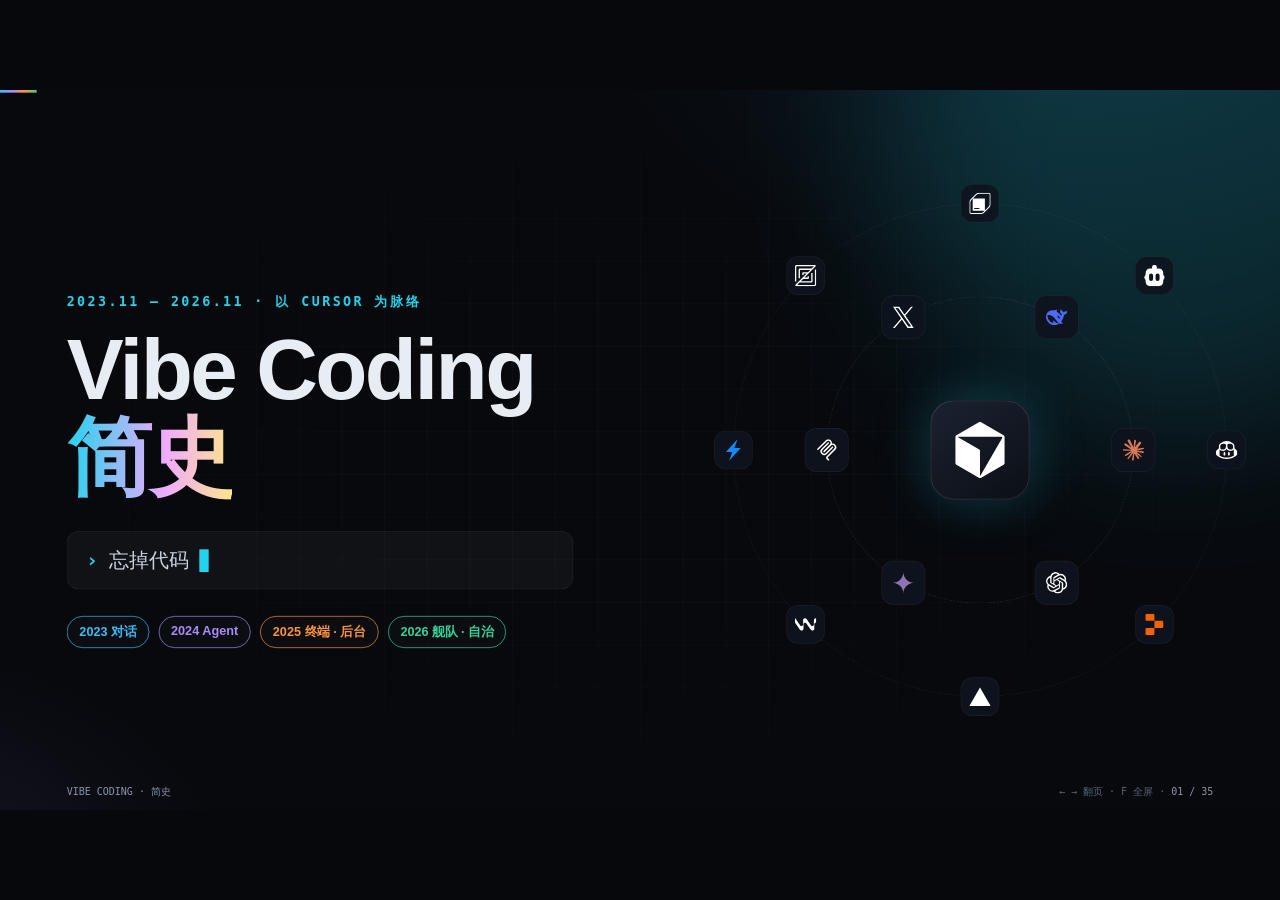
<file: vibe-coding-history.html>
<!DOCTYPE html>
<html lang="zh-CN">
<head>
<meta charset="UTF-8">
<meta name="viewport" content="width=device-width,initial-scale=1">
<title>Vibe Coding 简史 · 2023.11 — 2026.11</title>
<style>
:root{
  --bg:#06080c;--fg:#e8ecf3;--mut:#8b93a7;--dim:#5b6375;--line:rgba(255,255,255,.08);
  --c23:#38bdf8;--c24:#a78bfa;--c25:#fb923c;--c26:#34d399;--call:#22d3ee;--pink:#f472b6;--red:#f87171;
  --mono:"JetBrains Mono","SF Mono",Menlo,Consolas,monospace;
  --sans:"Inter","PingFang SC","HarmonyOS Sans SC","Microsoft YaHei",-apple-system,sans-serif;
}
*{box-sizing:border-box;margin:0;padding:0}
html,body{height:100%;background:var(--bg);color:var(--fg);font-family:var(--sans);overflow:hidden;-webkit-font-smoothing:antialiased}
#stage{position:fixed;left:50%;top:50%;width:1920px;height:1080px;transform-origin:center;overflow:hidden;
  background:radial-gradient(1200px 700px at 85% -10%,rgba(56,189,248,.10),transparent 60%),radial-gradient(900px 600px at -10% 110%,rgba(167,139,250,.10),transparent 60%),#07090d}
#stage::before{content:"";position:absolute;inset:0;background-image:linear-gradient(rgba(255,255,255,.025) 1px,transparent 1px),linear-gradient(90deg,rgba(255,255,255,.025) 1px,transparent 1px);background-size:64px 64px;mask-image:radial-gradient(ellipse at center,#000 30%,transparent 80%)}
.glow{position:absolute;width:900px;height:900px;border-radius:50%;filter:blur(120px);opacity:.16;background:var(--ac,#22d3ee);right:-300px;top:-380px;transition:background .8s;animation:drift 18s ease-in-out infinite alternate;pointer-events:none}
@keyframes drift{to{transform:translate(-160px,120px)}}

.slide{position:absolute;inset:0;padding:64px 100px 0;opacity:0;pointer-events:none;transition:opacity .5s ease}
.slide.active{opacity:1;pointer-events:auto}
.slide[data-era="2023"]{--ac:var(--c23)}.slide[data-era="2024"]{--ac:var(--c24)}.slide[data-era="2025"]{--ac:var(--c25)}.slide[data-era="2026"]{--ac:var(--c26)}.slide[data-era="all"]{--ac:var(--call)}

/* animation primitives */
.a{opacity:0}
.slide.active .a{animation:up .75s cubic-bezier(.2,.8,.2,1) both;animation-delay:calc(var(--i,0)*85ms + 120ms)}
@keyframes up{from{opacity:0;transform:translateY(28px)}to{opacity:1;transform:none}}
.pop{opacity:0}
svg .pop{transform-box:fill-box;transform-origin:center}
svg [font-family]{font-family:var(--mono)!important}
.slide.active .pop{animation:pop .6s cubic-bezier(.3,1.6,.5,1) both;animation-delay:var(--d,0s)}
@keyframes pop{from{opacity:0;transform:scale(.5)}to{opacity:1;transform:scale(1)}}
.draw{stroke-dasharray:1;stroke-dashoffset:1}
.slide.active .draw{animation:draw 1.4s ease forwards;animation-delay:var(--d,.3s)}
@keyframes draw{to{stroke-dashoffset:0}}
@keyframes spin{to{transform:rotate(360deg)}}
@keyframes spinr{to{transform:rotate(-360deg)}}
@keyframes pulse{0%,100%{opacity:.55;transform:scale(1)}50%{opacity:1;transform:scale(1.07)}}
@keyframes blink{50%{opacity:0}}
@keyframes grow{from{transform:scaleY(0)}to{transform:scaleY(1)}}
@keyframes floaty{0%,100%{transform:translateY(0)}50%{transform:translateY(-8px)}}

/* type */
.kicker{font:600 20px/1 var(--mono);letter-spacing:.18em;text-transform:uppercase;color:var(--ac)}
h1{font-size:150px;line-height:1.02;font-weight:900;letter-spacing:-.03em}
h2{font-size:62px;line-height:1.12;font-weight:800;letter-spacing:-.02em;margin-top:16px}
h2 small{display:block;font-size:26px;font-weight:500;color:var(--mut);letter-spacing:0;margin-top:10px}
.grad{background:linear-gradient(92deg,var(--ac),#f0abfc 60%,#fde68a);-webkit-background-clip:text;background-clip:text;color:transparent}
.mut{color:var(--mut)}
.mono{font-family:var(--mono)}

/* logos */
.lg{width:42px;height:42px;border-radius:11px;background:rgba(255,255,255,.07);display:inline-grid;place-items:center;flex:none;border:1px solid rgba(255,255,255,.06)}
.lg svg{width:23px;height:23px}
.lg.sm{width:32px;height:32px;border-radius:8px}.lg.sm svg{width:18px;height:18px}
.lg.lgx{width:64px;height:64px;border-radius:16px}.lg.lgx svg{width:36px;height:36px}
.lg.xl{width:150px;height:150px;border-radius:36px;background:linear-gradient(145deg,#1b2230,#0b0f16);box-shadow:0 0 80px rgba(34,211,238,.25),inset 0 0 0 1px rgba(255,255,255,.12)}.lg.xl svg{width:84px;height:84px}
.lg.m{font:800 15px/1 var(--sans);color:#fff;background:var(--mc,#334155);letter-spacing:-.02em}
.lg.sm.m{font-size:12px}

/* month / content layout */
.mhead{display:flex;align-items:flex-end;gap:34px;height:150px}
.mnum{font:900 150px/0.8 var(--sans);letter-spacing:-.06em;background:linear-gradient(180deg,var(--ac),rgba(255,255,255,.05));-webkit-background-clip:text;background-clip:text;color:transparent}
.mhead h2{margin-top:12px;font-size:58px}
.mhead h2 small{font-size:24px;margin-top:8px}
.mgrid{display:grid;grid-template-columns:700px 1fr;gap:36px;margin-top:26px;height:610px}
.hero{position:relative;height:610px;border-radius:24px;background:linear-gradient(180deg,rgba(255,255,255,.035),rgba(255,255,255,.01));border:1px solid var(--line);overflow:hidden}
.hero svg.fill{position:absolute;inset:0;width:100%;height:100%}
.hero .cap{position:absolute;left:24px;bottom:18px;font:500 15px var(--mono);color:var(--dim);letter-spacing:.06em}
.cards{display:grid;grid-template-columns:1fr 1fr;grid-template-rows:repeat(3,1fr);gap:18px}
.cc{position:relative;border-radius:18px;padding:20px 22px 18px 26px;background:linear-gradient(180deg,rgba(255,255,255,.05),rgba(255,255,255,.015));border:1px solid var(--line);overflow:hidden}
.cc::before{content:"";position:absolute;left:0;top:18px;bottom:18px;width:4px;border-radius:0 4px 4px 0;background:var(--ac);opacity:.85}
.cc-h{display:flex;align-items:center;gap:12px}
.cc-h b{font-size:25px;font-weight:750;letter-spacing:-.01em;line-height:1.15}
.cc-h em{margin-left:auto;font:600 15px var(--mono);color:var(--ac);font-style:normal;white-space:nowrap;align-self:flex-start;padding-top:4px}
.cc p{margin-top:12px;font-size:19.5px;color:#aab2c5;line-height:1.45}
.cc .lgs{display:flex;gap:6px}
.buzz{display:flex;align-items:center;gap:12px;margin-top:18px;flex-wrap:nowrap;overflow:hidden;height:40px}
.buzz>span{font:700 15px var(--mono);color:var(--pink);letter-spacing:.14em;margin-right:4px;white-space:nowrap}
.buzz>i.ds{display:inline-flex;align-items:center;gap:7px;background:rgba(77,107,254,.14);border-color:rgba(107,132,255,.45);color:#c7d2fe}
.lg.xs{width:20px;height:20px;border-radius:5px;background:none;border:none}.lg.xs svg{width:17px;height:17px}
.cc.dsx{--ac:#6b84ff;background:linear-gradient(180deg,rgba(77,107,254,.13),rgba(77,107,254,.03));border-color:rgba(107,132,255,.32)}
.buzz i{font-style:normal;font-size:17px;color:#c4cad8;padding:7px 14px;border-radius:999px;background:rgba(244,114,182,.08);border:1px solid rgba(244,114,182,.22);white-space:nowrap}
.cstrip{position:absolute;left:100px;right:100px;bottom:58px;height:64px;display:flex;align-items:center;gap:16px;padding:0 20px;border-radius:16px;background:linear-gradient(90deg,rgba(34,211,238,.10),rgba(34,211,238,.02));border:1px solid rgba(34,211,238,.22)}
.cstrip b{font:700 17px var(--mono);color:#67e8f9;letter-spacing:.1em;white-space:nowrap}
.cstrip .cs{display:flex;gap:10px;overflow:hidden}
.cstrip .cs i{font-style:normal;font-size:18px;color:#dbe4f0;white-space:nowrap;padding:6px 13px;border-radius:10px;background:rgba(255,255,255,.05)}

/* HUD */
#hud{position:absolute;left:0;right:0;bottom:0;height:40px;display:flex;align-items:center;justify-content:space-between;padding:0 100px 14px;font:500 15px var(--mono);color:var(--dim);z-index:10;pointer-events:none}
#prog{position:absolute;left:0;top:0;height:4px;background:linear-gradient(90deg,var(--c23),var(--c24),var(--c25),var(--c26));transition:width .5s ease;z-index:10}
#hud .k{color:var(--mut)}
#nav-l,#nav-r{position:absolute;top:0;bottom:0;width:70px;z-index:5;cursor:pointer}
#nav-l{left:0}#nav-r{right:0}

/* cover */
.cover{display:flex;align-items:center}
.cover-l{width:980px;position:relative;z-index:2}
.cover h1{margin-top:28px;font-size:128px}
.prompt{margin-top:46px;display:flex;align-items:center;gap:16px;font:500 30px var(--mono);color:#cbd5e1;padding:22px 28px;border-radius:18px;background:rgba(255,255,255,.04);border:1px solid var(--line);width:fit-content;min-width:760px}
.prompt .pr{color:var(--ac);font-weight:800}
.caret{display:inline-block;width:14px;height:34px;background:var(--ac);animation:blink 1s steps(1) infinite}
.eras{display:flex;gap:14px;margin-top:40px}
.eras span{padding:10px 18px;border-radius:999px;font:600 19px var(--sans);border:1px solid currentColor;background:rgba(255,255,255,.02)}
.orbit{position:absolute;right:70px;top:50%;width:760px;height:760px;margin-top:-380px}
.orbit .core{position:absolute;left:50%;top:50%;transform:translate(-50%,-50%)}
.orbit .core .lg{animation:pulse 4s ease-in-out infinite}
.ring{position:absolute;inset:0;border-radius:50%;animation:spin 60s linear infinite}
.ring.r1{inset:150px;border:1px dashed rgba(255,255,255,.12)}
.ring.r2{inset:10px;border:1px dashed rgba(255,255,255,.08);animation-duration:90s;animation-direction:reverse}
.ring .o{position:absolute;left:50%;top:50%;width:0;height:0;transform:rotate(var(--t)) translateX(var(--r)) rotate(calc(-1 * var(--t)))}
.ring .o .lg{position:absolute;left:-33px;top:-33px;width:66px;height:66px;border-radius:18px;background:rgba(15,20,30,.92);animation:spinr 60s linear infinite}
.ring.r2 .o .lg{animation:spin 90s linear infinite;width:58px;height:58px;left:-29px;top:-29px}
.ring .o .lg svg{width:32px;height:32px}

/* ladder */
.ladder{margin-top:70px;position:relative}
.ladder .track{position:relative;height:10px;border-radius:10px;background:rgba(255,255,255,.07);margin:0 110px}
.ladder .fillbar{position:absolute;left:0;top:0;bottom:0;border-radius:10px;background:linear-gradient(90deg,var(--c23),var(--c24),var(--c25),var(--c26));width:0}
.ladder .knob{position:absolute;top:50%;left:0;width:40px;height:40px;margin:-20px 0 0 -20px;border-radius:50%;background:#fff;box-shadow:0 0 0 8px rgba(255,255,255,.12),0 0 40px rgba(52,211,153,.7)}
.slide.active .ladder .fillbar{animation:fillx 6s cubic-bezier(.6,.05,.3,1) .6s forwards}
.slide.active .ladder .knob{animation:knob 6s cubic-bezier(.6,.05,.3,1) .6s forwards}
@keyframes fillx{to{width:100%}}
@keyframes knob{to{left:100%}}
.stops{display:grid;grid-template-columns:repeat(7,1fr);margin-top:40px}
.stop{text-align:center;padding:0 10px;opacity:.25}
.slide.active .stop{animation:lit .5s ease forwards;animation-delay:calc(.6s + var(--k)*0.86s)}
@keyframes lit{to{opacity:1}}
.stop .yr{font:700 18px var(--mono);color:var(--mut)}
.stop .nm{font-size:27px;font-weight:800;margin-top:12px;line-height:1.2;min-height:66px}
.stop .lgs{display:flex;justify-content:center;gap:8px;margin-top:16px}
.stop .role{margin-top:18px;font-size:19px;color:#cbd5e1;padding:8px 0;border-top:1px solid var(--line)}
.stop .role b{display:block;font:600 14px var(--mono);color:var(--dim);letter-spacing:.12em;margin-bottom:6px}
.inout{margin:56px auto 0;width:1500px;height:62px;border-radius:999px;position:relative;background:linear-gradient(90deg,rgba(56,189,248,.18),rgba(52,211,153,.28));display:flex;align-items:center;justify-content:space-between;padding:0 34px;font-size:23px;font-weight:700}
.inout span{font:600 16px var(--mono);color:var(--mut);font-weight:500}

/* prelude */
.split{display:grid;grid-template-columns:760px 1fr;gap:60px;margin-top:40px}
.mile{display:flex;gap:22px;align-items:center;padding:20px 0;border-bottom:1px solid var(--line)}
.mile .dt{font:700 20px var(--mono);color:var(--ac);width:110px;flex:none}
.mile b{font-size:28px;display:block}
.mile p{font-size:20px;color:var(--mut);margin-top:4px}
.editor{border-radius:22px;background:#0b1018;border:1px solid var(--line);overflow:hidden;box-shadow:0 30px 80px rgba(0,0,0,.5)}
.editor .bar{height:46px;display:flex;align-items:center;gap:9px;padding:0 18px;background:#0f1520;border-bottom:1px solid var(--line);font:500 15px var(--mono);color:var(--mut)}
.editor .bar i{width:12px;height:12px;border-radius:50%;background:#ef4444;display:inline-block}.editor .bar i:nth-child(2){background:#f59e0b}.editor .bar i:nth-child(3){background:#22c55e;margin-right:12px}
.code{padding:24px 0;font:500 24px/1.75 var(--mono)}
.code .ln{display:flex;white-space:pre}
.code .ln .n{width:70px;text-align:right;padding-right:22px;color:#3b4456;flex:none}
.kw{color:#c084fc}.fn{color:#60a5fa}.st{color:#86efac}.cm{color:#64748b}.nu{color:#fbbf24}
.ghost .ln{animation:ghost 7s ease infinite}
@keyframes ghost{0%,18%{opacity:0;color:#475569;filter:none}26%,62%{opacity:.6;color:#64748b}70%,100%{opacity:1;color:#e2e8f0}}
.tabkey{position:absolute;right:36px;bottom:30px;font:700 22px var(--mono);padding:12px 20px;border-radius:12px;border:2px solid #475569;color:#94a3b8;animation:tabk 7s ease infinite}
@keyframes tabk{0%,60%{transform:none;border-color:#475569;color:#94a3b8;box-shadow:none}64%{transform:translateY(4px);border-color:var(--ac);color:#fff;box-shadow:0 0 30px var(--ac)}72%,100%{transform:none;border-color:#475569;color:#94a3b8}}

/* spine */
#spine{position:relative;width:1720px;height:640px;margin-top:20px}
#spine .axis{position:absolute;left:0;right:0;top:320px;height:3px;background:linear-gradient(90deg,var(--c23),var(--c24),var(--c25),var(--c26));transform-origin:left}
.slide.active #spine .axis{animation:axisx 1.4s ease both}
@keyframes axisx{from{transform:scaleX(0)}to{transform:scaleX(1)}}
#spine .yr{position:absolute;top:338px;font:800 22px var(--mono);color:var(--dim);transform:translateX(-50%)}
#spine .tick{position:absolute;top:306px;width:2px;height:30px;background:rgba(255,255,255,.25)}
#spine .ms{position:absolute;width:0;height:0}
#spine .ms .dot{position:absolute;left:-8px;top:312px;width:16px;height:16px;border-radius:50%;background:#0b0f16;border:3px solid var(--mc)}
#spine .ms .stem{position:absolute;left:-1px;width:2px;background:linear-gradient(var(--mc),transparent)}
#spine .ms .lb{position:absolute;transform:translateX(-50%);width:150px;text-align:center}
#spine .ms .lb .d{font:700 14px var(--mono);color:var(--mc)}
#spine .ms .lb .t{font-size:17px;font-weight:700;line-height:1.25;margin-top:3px;color:#e2e8f0}
#spine .ms.big .lb .t{color:#fff;font-size:18px}
#spine .ms.big .dot{width:22px;height:22px;left:-11px;top:309px;box-shadow:0 0 22px var(--mc)}
#spine .phase{position:absolute;top:598px;height:34px;border-radius:8px;font:600 15px var(--mono);display:flex;align-items:center;justify-content:center;color:#0b0f16;letter-spacing:.06em}
#spine .ms{opacity:0}
.slide.active #spine .ms{animation:pop .5s cubic-bezier(.3,1.5,.5,1) both;animation-delay:calc(.8s + var(--k)*70ms)}

/* bars */
.bars{display:flex;align-items:flex-end;gap:18px;height:560px;margin-top:40px;padding:0 10px;border-bottom:2px solid rgba(255,255,255,.12)}
.bar{flex:1;display:flex;flex-direction:column;align-items:center;justify-content:flex-end;height:100%;position:relative}
.bar .v{font:800 26px var(--mono);margin-bottom:10px}
.bar .col{width:100%;border-radius:12px 12px 4px 4px;transform-origin:bottom;background:linear-gradient(180deg,var(--bc),rgba(255,255,255,.04))}
.slide.active .bar .col{animation:grow 1s cubic-bezier(.2,.8,.2,1) both;animation-delay:calc(.3s + var(--k)*120ms)}
.slide.active .bar .v{animation:up .5s ease both;animation-delay:calc(.9s + var(--k)*120ms)}
.barlab{display:flex;gap:18px;padding:0 10px;margin-top:14px}
.barlab div{flex:1;text-align:center}
.barlab .d{font:700 15px var(--mono);color:var(--mut)}
.barlab .n{font-size:17px;font-weight:700;margin-top:6px;display:flex;align-items:center;justify-content:center;gap:6px;line-height:1.2}

/* mcp */
.mcpwrap{display:grid;grid-template-columns:1fr 120px 1fr;gap:20px;margin-top:34px;height:470px}
.panel{position:relative;border-radius:24px;border:1px solid var(--line);background:rgba(255,255,255,.025);overflow:hidden}
.panel h4{position:absolute;left:26px;top:20px;font:700 18px var(--mono);letter-spacing:.14em;color:var(--mut)}
.arrowbig{display:grid;place-items:center;font:900 70px var(--sans);color:var(--ac)}
.tl{display:flex;gap:14px;margin-top:28px}
.tl div{flex:1;padding:16px 16px;border-radius:14px;background:rgba(255,255,255,.035);border:1px solid var(--line)}
.tl .d{font:700 14px var(--mono);color:var(--ac)}
.tl .t{font-size:18px;font-weight:700;margin-top:6px;line-height:1.3}

/* tweet */
.tweet{width:860px;border-radius:26px;background:#0d131c;border:1px solid rgba(255,255,255,.12);padding:40px 44px;box-shadow:0 40px 100px rgba(0,0,0,.5)}
.tweet .who{display:flex;align-items:center;gap:16px}
.tweet .av{width:64px;height:64px;border-radius:50%;background:linear-gradient(135deg,#fb923c,#f472b6);display:grid;place-items:center;font:900 28px var(--sans)}
.tweet .who b{font-size:26px;display:block}.tweet .who span{font:500 18px var(--mono);color:var(--mut)}
.tweet .tx{font-size:34px;line-height:1.45;margin-top:28px;font-weight:600}
.tweet .tx mark{background:none;color:var(--ac)}
.tweet .zh{font-size:24px;color:var(--mut);margin-top:22px;line-height:1.5}
.tweet .meta{margin-top:26px;font:500 17px var(--mono);color:var(--dim)}
.stat{border-radius:22px;padding:28px 30px;background:rgba(255,255,255,.035);border:1px solid var(--line)}
.stat .big{font:900 64px/1 var(--sans);letter-spacing:-.03em}
.stat p{font-size:21px;color:var(--mut);margin-top:12px}
.wave{position:absolute;left:0;right:0;bottom:120px;height:220px;opacity:.5;pointer-events:none}

/* terminal */
.term{border-radius:22px;background:#090d14;border:1px solid var(--line);height:100%;overflow:hidden;font:500 21px/1.7 var(--mono)}
.term .tabs{display:flex;gap:4px;padding:12px 12px 0;background:#0e141e;border-bottom:1px solid var(--line)}
.term .tabs span{display:flex;align-items:center;gap:8px;padding:9px 14px;border-radius:10px 10px 0 0;font-size:15px;color:var(--mut)}
.term .tabs span.on{background:#090d14;color:#fff}
.term .body{padding:22px 26px}
.term .l{white-space:pre;opacity:0}
.slide.active .term .l{animation:up .4s ease both;animation-delay:calc(.6s + var(--k)*.45s)}
.term .ok{color:#4ade80}.term .ac{color:var(--ac)}.term .dm{color:#64748b}

/* context bar */
.ctxbar{display:flex;height:120px;border-radius:18px;overflow:hidden;margin-top:48px;border:1px solid rgba(255,255,255,.12)}
.ctxbar div{position:relative;display:flex;align-items:center;justify-content:center;font:700 19px var(--sans);color:#0b0f16;transform-origin:left;flex:none}
.slide.active .ctxbar div{animation:growx .7s cubic-bezier(.2,.8,.2,1) both;animation-delay:calc(.4s + var(--k)*.15s)}
@keyframes growx{from{transform:scaleX(0)}to{transform:scaleX(1)}}
.ctxlab{display:flex;margin-top:12px}
.ctxlab div{font-size:16px;color:var(--mut);text-align:center;flex:none;line-height:1.35}
.ctxlab div b{display:block;color:#e2e8f0;font-size:17px}
.trio{display:grid;grid-template-columns:repeat(4,1fr);gap:22px;margin-top:44px}

/* spec pipeline */
.doc{position:absolute;width:190px;height:240px;border-radius:16px;background:#0d131c;border:1px solid rgba(255,255,255,.14);padding:18px;font:500 15px var(--mono);color:var(--mut)}
.doc b{display:block;color:#fff;font-size:16px;margin-bottom:12px}
.doc .ln2{height:9px;border-radius:5px;background:rgba(255,255,255,.1);margin:10px 0}
.doc .ck{display:flex;align-items:center;gap:8px;margin:9px 0}
.doc .ck i{width:16px;height:16px;border-radius:4px;border:2px solid #64748b;display:inline-block;flex:none}
.slide.active .doc .ck i{animation:tick .3s ease forwards;animation-delay:calc(1.8s + var(--k)*.5s)}
@keyframes tick{to{background:var(--ac);border-color:var(--ac)}}

/* window mocks */
.win{position:absolute;border-radius:18px;background:#0b1018;border:1px solid rgba(255,255,255,.12);overflow:hidden}
.win .tb{height:38px;display:flex;align-items:center;gap:8px;padding:0 14px;background:#101722;border-bottom:1px solid var(--line);font:600 14px var(--mono);color:var(--mut)}
.win .tb i{width:10px;height:10px;border-radius:50%;background:#ef4444}.win .tb i:nth-child(2){background:#f59e0b}.win .tb i:nth-child(3){background:#22c55e;margin-right:10px}
.pane{border-radius:12px;background:rgba(255,255,255,.03);border:1px solid var(--line);padding:10px 12px;position:relative}
.pane .ph{display:flex;align-items:center;gap:8px;font:600 13px var(--mono);color:#cbd5e1}
.pane .sk{height:7px;border-radius:4px;background:rgba(255,255,255,.09);margin-top:8px}
.pane .pg{height:6px;border-radius:3px;background:rgba(255,255,255,.06);margin-top:12px;overflow:hidden}
.pane .pg i{display:block;height:100%;background:var(--ac);width:0;animation:prog var(--t,4s) ease-in-out infinite}
@keyframes prog{0%{width:0}75%,100%{width:100%}}
.pane .star{position:absolute;right:10px;top:10px;font:800 12px var(--mono);color:#0b0f16;background:#fde68a;padding:3px 8px;border-radius:6px;opacity:0}
.slide.active .pane .star{animation:pop .5s ease both 3.4s}

.tile{position:absolute;display:flex;align-items:center;gap:12px;padding:0 16px;border-radius:16px;background:#0e141e;border:1px solid rgba(255,255,255,.12);font-size:20px;font-weight:700}
.node{position:absolute;display:flex;flex-direction:column;align-items:center;justify-content:center;gap:10px;border-radius:24px;background:radial-gradient(circle at 50% 30%,rgba(52,211,153,.25),#0e141e 70%);border:1px solid rgba(52,211,153,.5);font:700 18px var(--sans);text-align:center}

/* calendar */
.cal{display:grid;grid-template-columns:repeat(6,1fr);gap:18px;margin-top:40px}
.cal .m{height:300px;border-radius:22px;padding:22px;background:linear-gradient(180deg,rgba(52,211,153,.10),rgba(255,255,255,.015));border:1px solid rgba(52,211,153,.22);position:relative;cursor:pointer;transition:transform .2s}
.cal .m:hover{translate:0 -6px;border-color:var(--ac)}
.cal .m .n{font:900 64px/1 var(--sans);color:rgba(52,211,153,.9);letter-spacing:-.04em}
.cal .m .w{font-size:27px;font-weight:800;margin-top:16px;line-height:1.2}
.cal .m .s{font-size:17px;color:var(--mut);margin-top:10px;line-height:1.4}
.cal .m .lgs{position:absolute;left:22px;bottom:20px;display:flex;gap:6px}
.cal .m.now{background:linear-gradient(180deg,rgba(244,114,182,.12),rgba(255,255,255,.015));border-color:rgba(244,114,182,.35)}
.cal .m.now .n{color:var(--pink)}
.cal .m.q{opacity:.45;border-style:dashed}

/* shift */
.chain{position:relative;height:500px;margin-top:30px}
.chain .nd{position:absolute;width:220px;text-align:center;transform:translateX(-50%)}
.chain .nd .c{width:26px;height:26px;border-radius:50%;margin:0 auto;background:#0b0f16;border:4px solid var(--nc);box-shadow:0 0 24px var(--nc)}
.chain .nd .d{font:700 15px var(--mono);color:var(--nc);margin-top:14px}
.chain .nd .t{font-size:25px;font-weight:800;margin-top:6px;line-height:1.2}
.chain .nd .t,.chain .nd .s,.chain .nd .d{text-shadow:0 0 10px #07090d,0 0 4px #07090d,0 0 2px #07090d}
.chain .nd .t,.chain .nd .s,.chain .nd .d{text-shadow:0 0 10px #07090d,0 0 4px #07090d,0 0 2px #07090d}
.chain .nd .s{font-size:17px;color:var(--mut);margin-top:6px}
.rolebar{height:70px;border-radius:999px;margin-top:40px;background:linear-gradient(90deg,rgba(56,189,248,.25),rgba(167,139,250,.25),rgba(251,146,60,.25),rgba(52,211,153,.32));display:grid;grid-template-columns:repeat(6,1fr);align-items:center;text-align:center;font-size:22px;font-weight:700}
.rolebar span{border-right:1px solid rgba(255,255,255,.12)}.rolebar span:last-child{border:none}

/* index */
#idx{margin-top:36px;display:flex;flex-direction:column;gap:22px}
#idx .row{display:flex;gap:18px;align-items:flex-start}
#idx .yl{flex:none;width:90px;font:900 30px var(--mono);padding-top:4px}
#idx .chips{display:flex;flex-wrap:wrap;gap:10px}
#idx .chip{position:relative;font-size:19px;padding:8px 15px;border-radius:10px;cursor:pointer;background:rgba(255,255,255,.04);border:1px solid rgba(255,255,255,.1);transition:all .15s;white-space:nowrap}
#idx .chip:hover{background:var(--cc);color:#0b0f16;border-color:var(--cc)}
#idx .chip:hover::after{content:attr(data-def);position:absolute;left:50%;bottom:calc(100% + 10px);transform:translateX(-50%);white-space:nowrap;background:#f8fafc;color:#0b0f16;font-size:17px;font-weight:600;padding:9px 14px;border-radius:10px;box-shadow:0 10px 30px rgba(0,0,0,.5);z-index:20;pointer-events:none}

/* sources */
.src{display:grid;grid-template-columns:repeat(3,1fr);gap:28px;margin-top:40px}
.src div{border-radius:20px;padding:26px;background:rgba(255,255,255,.03);border:1px solid var(--line)}
.src h5{font:700 17px var(--mono);letter-spacing:.14em;color:var(--ac);margin-bottom:14px}
.src li{list-style:none;font-size:18px;color:#cbd5e1;line-height:1.75}
.src li span{color:var(--dim);font-family:var(--mono);font-size:15px}
html.static *,html.static *::before,html.static *::after{animation-duration:0s!important;animation-delay:0s!important;transition:none!important}
html.static .a,html.static .pop,html.static .stop,html.static #spine .ms{opacity:1!important}
html.static .ladder .fillbar{width:100%!important}html.static .ladder .knob{left:100%!important}
html.static .term .l{opacity:1!important}
@media print{html,body{overflow:visible}}
.slide[data-era="ht"]{--ac:#e0b354}
.slide[data-era="ht"] .grad{background:linear-gradient(92deg,#f0cf86,#f3ecdf 60%,#e0b354);-webkit-background-clip:text;background-clip:text}
.htl{width:100%;height:100%;display:block}
.htpain{display:grid;grid-template-columns:1fr 1fr;gap:40px;margin-top:40px}
.htcard{border-radius:24px;padding:28px 34px;background:linear-gradient(180deg,rgba(255,255,255,.045),rgba(255,255,255,.012));border:1px solid var(--line);position:relative}
.htcard .no{position:absolute;right:30px;top:22px;font:900 56px var(--mono);color:rgba(224,179,84,.28)}
.htcard b{font-size:34px;font-weight:800}.htcard>p{font-size:21px;color:var(--mut);margin-top:10px}
.htcard .ill{width:100%;height:370px;margin-top:10px}
.htcard .need{margin-top:8px;font-size:22px;padding:14px 18px;border-radius:14px;background:rgba(224,179,84,.1);border:1px solid rgba(224,179,84,.3);color:#e9dcc0}
.htcard .need em,.htso em{font-style:normal;color:#f0cf86;font-weight:700}
.htso{display:flex;align-items:center;gap:20px;margin-top:48px;font-size:32px;font-weight:600}
.htso svg{width:64px;height:64px;flex:none}.htso b{color:#f0cf86;font-family:var(--mono)}
.htnet{display:grid;grid-template-columns:600px 1fr 720px;gap:0;margin-top:30px;height:600px;align-items:center}
.htp{border-radius:24px;padding:24px 26px;background:linear-gradient(180deg,rgba(255,255,255,.05),rgba(255,255,255,.015));border:1px solid var(--line);height:100%}
.htp .ph{display:flex;align-items:baseline;gap:12px;font-size:30px;font-weight:800;margin-bottom:16px}
.htp .ph span{font:700 18px var(--mono);color:#e0b354}.htp .ph i{font-style:normal;font-size:17px;font-weight:500;color:var(--mut);margin-left:auto}
.htp .ph i.on{color:#4ade80;padding:4px 12px;border-radius:999px;background:rgba(74,222,128,.1);border:1px solid rgba(74,222,128,.3)}
.sc{display:flex;gap:18px;align-items:center;padding:12px 0;border-bottom:1px solid var(--line)}.sc:last-child{border:none}
.sc .th{position:relative;width:120px;height:82px;border-radius:12px;background:#12161f;border:1px solid rgba(255,255,255,.1);padding:14px;flex:none}
.sc .th i{display:block;height:8px;border-radius:4px;background:#334155;margin-bottom:9px;width:80%}
.sc .th.bars{display:flex;align-items:flex-end;gap:7px;padding-bottom:16px}.sc .th.bars i{width:12px;margin:0;height:24px}.sc .th.bars i:nth-child(2){height:40px}.sc .th.bars i:nth-child(3){height:50px;background:#e0b354}.sc .th.bars i:nth-child(4){height:30px}
.sc .th.plus{display:grid;place-items:center;font-size:34px;color:#64748b;border-style:dashed}
.sc .th u{position:absolute;right:-8px;bottom:-10px;text-decoration:none;font:800 14px var(--mono);padding:4px 9px;border-radius:8px;background:#f3ecdf;color:#15120c}
.sc b{font-size:24px}.sc p{font-size:18px;color:var(--mut);margin-top:4px}
.htc{position:relative;height:100%;display:flex;flex-direction:column;align-items:center;justify-content:center}
.htc .fl{position:absolute;inset:0;width:100%;height:100%}
.orb{position:relative;width:150px;height:150px;border-radius:50%;padding:0;box-shadow:0 0 0 16px rgba(224,179,84,.08),0 0 0 34px rgba(224,179,84,.04),0 0 80px rgba(224,179,84,.35);animation:pulse 3s ease-in-out infinite}
.orb.sm{width:96px;height:96px}
.htc .ol{position:relative;margin-top:44px;font-size:20px;color:var(--mut)}.htc .ol b{font:800 30px var(--mono);color:#fff;margin-right:6px}
.g2{display:grid;grid-template-columns:1fr 1fr;gap:14px}
.box{border-radius:16px;padding:14px 16px;background:#11151d;border:1px solid rgba(255,255,255,.08)}
.box.sh{margin-top:14px}
.box .bh{display:flex;font-size:20px;font-weight:700;margin-bottom:8px;color:#e2e8f0}.box .bh em{margin-left:auto;font-style:normal;font-size:15px;color:#4ade80}
.box .it{display:flex;align-items:center;font-size:18px;padding:9px 12px;border-radius:10px;background:rgba(255,255,255,.04);margin-top:8px}
.box .it::before{content:"";width:8px;height:8px;border-radius:50%;background:#4ade80;margin-right:10px;flex:none}
.box .it em{margin-left:auto;font-style:normal;font-size:15px;color:#4ade80}.box .it em.w{color:#fbbf24}
.box.sh{display:flex;align-items:center;gap:12px}.box.sh .bh{margin:0 10px 0 0}.box.sh .it{margin:0;flex:1;white-space:nowrap;font-size:17px}
.httag{display:flex;gap:40px;justify-content:center;margin-top:30px;font-size:36px;font-weight:800}
.httag span{color:#5b6375}
.htj{position:relative;height:270px;margin-top:56px}
.htj .tr{position:absolute;left:0;top:0;width:1720px;height:120px}
.js{position:absolute;top:12px;width:250px;margin-left:-125px;text-align:center;opacity:0}
.slide.active .js{animation:pop .5s cubic-bezier(.3,1.5,.5,1) both;animation-delay:calc(.5s + var(--k)*.25s)}
html.static .js{opacity:1!important}
.js .c{width:96px;height:96px;margin:0 auto;border-radius:50%;display:grid;place-items:center;font:800 38px var(--mono);color:#f3ecdf;background:#15120c;border:3px solid #e0b354;box-shadow:0 0 30px rgba(224,179,84,.3)}
.js:last-child .c{border-color:#34d399;box-shadow:0 0 30px rgba(52,211,153,.3)}
.js b{display:block;font-size:26px;margin-top:16px}.js p{font-size:18px;color:var(--mut);margin-top:6px;line-height:1.4}
.htm{display:grid;grid-template-columns:1fr 1fr;gap:36px}
.mk{border-radius:22px;padding:22px 26px;background:#0d1118;border:1px solid rgba(255,255,255,.1);height:340px;position:relative}
.mk .mh{display:flex;font:700 18px var(--mono);color:#f0cf86;letter-spacing:.06em;margin-bottom:14px}.mk .mh span{margin-left:auto;color:var(--mut);font-weight:500}.mk .mh span.ok{color:#fbbf24}
.mr{display:flex;align-items:center;gap:14px;padding:14px 16px;border-radius:14px;background:rgba(255,255,255,.035);margin-top:12px;font-size:19px}
.mr .msrc{font:600 14px var(--mono);padding:5px 10px;border-radius:8px;background:rgba(224,179,84,.14);color:#f0cf86;white-space:nowrap}
.mr .q{flex:1;color:#e2e8f0;white-space:nowrap;overflow:hidden;text-overflow:ellipsis}.mr .to{font:600 15px var(--mono);color:#6ee7b7;white-space:nowrap}
.mk .ft{position:absolute;left:26px;right:26px;bottom:20px;font-size:17px;color:var(--mut)}
.mk .tt{font-size:28px;font-weight:800;margin:6px 0 14px}
.kv{display:flex;align-items:center;padding:12px 0;border-top:1px solid var(--line);font-size:19px}.kv span{width:120px;color:var(--mut);font-family:var(--mono);font-size:16px}.kv b{color:#e2e8f0;font-weight:600}
.htph{display:grid;grid-template-columns:600px 1040px;gap:80px;margin-top:30px}
.stp{display:flex;gap:18px;align-items:flex-start;padding:16px 0}
.stp>span{width:44px;height:44px;border-radius:50%;flex:none;display:grid;place-items:center;font:800 20px var(--mono);border:2px solid #475569;color:#94a3b8}
.stp.on>span{background:#e0b354;border-color:#e0b354;color:#15120c}
.stp b{font-size:27px;display:block}.stp p{font-size:19px;color:var(--mut);margin-top:6px}
.stp:not(.on) b{color:#cbd5e1}
.fb{display:grid;grid-template-columns:1fr 1fr;gap:12px;margin-top:20px}
.fb div{border-radius:14px;padding:14px 16px;background:rgba(255,255,255,.035);border:1px solid var(--line);font-size:16px;color:var(--mut);line-height:1.45}
.fb b{display:block;font-size:20px;color:#f0cf86;margin-bottom:4px}
.hub{position:relative;width:1040px;height:560px;border-radius:24px;background:rgba(255,255,255,.02);border:1px solid var(--line)}
.hub>svg{position:absolute;inset:0;width:100%;height:100%}
.hub .hc{position:absolute;left:478px;top:233px;width:84px;height:84px}
.htn{position:absolute;width:270px;height:80px;border-radius:16px;padding:11px 14px;background:#0f131b;border:1px solid rgba(255,255,255,.14);box-shadow:0 10px 30px rgba(0,0,0,.35)}
.htn .r1{display:flex;align-items:center;gap:10px}.htn .r1 b{font-size:19px;white-space:nowrap}.htn .r1 span:last-child{margin-left:auto;font-size:13px;color:var(--mut);white-space:nowrap}
.htn .ad{margin-top:8px;font:600 13px var(--mono);color:#a5b4fc;padding:3px 9px;border-radius:7px;background:rgba(99,102,241,.14);width:fit-content}
.glab{position:absolute;left:30px;top:470px;font-size:16px;padding:7px 14px;border-radius:10px;background:rgba(224,179,84,.16);border:1px solid rgba(224,179,84,.45);color:#f0cf86}
.htteam{display:grid;grid-template-columns:600px 1040px;gap:80px;margin-top:40px}
.htteam .stp{padding:24px 0}
.grp{border-radius:24px;background:#0d1118;border:1px solid rgba(255,255,255,.1);padding:26px 30px;height:780px}
.grp .gh{display:flex;align-items:center;gap:14px;padding-bottom:16px;border-bottom:1px solid var(--line)}.grp .gh svg{width:44px;height:44px}
.grp .gh b{font-size:26px}.grp .gh span{margin-left:auto;font:500 16px var(--mono);color:var(--mut)}
.gm{display:flex;gap:18px;align-items:flex-start;margin-top:28px}
.gm .av{width:56px;height:56px;border-radius:14px;flex:none;display:grid;place-items:center;font:800 20px var(--sans);color:#0b0f16}
.gm b{font-size:22px;display:flex;align-items:center;gap:10px}.gm b em{font-style:normal;font:600 13px var(--mono);padding:2px 8px;border-radius:6px;background:rgba(52,211,153,.14);color:#6ee7b7}
.gm p{font-size:22px;color:#cbd5e1;margin-top:6px;padding:11px 15px;border-radius:4px 14px 14px 14px;background:rgba(255,255,255,.05);width:fit-content}
.gm.me p{background:rgba(224,179,84,.14);color:#f3ecdf}
.htmini{display:flex;align-items:center;gap:14px}
.htmini .sc3{padding:14px 22px;border-radius:14px;background:rgba(255,255,255,.04);border:1px solid var(--line);font-size:19px;color:#cbd5e1}
.t2m{margin-top:54px;font:400 120px/1 Georgia,"Times New Roman",serif;color:#f3ecdf;display:flex;align-items:center;gap:30px}
.t2m span{font:800 104px/1 var(--sans);padding:14px 34px 22px;border-radius:30px;background:#f3ecdf;color:#15120c;box-shadow:0 0 80px rgba(224,179,84,.35)}
.evo{display:flex;gap:14px;align-items:center;margin-top:50px;font-size:20px;font-weight:700}
.evo span{padding:9px 16px;border-radius:999px;border:1px solid currentColor}.evo i{font-style:normal;color:var(--dim)}
</style>
</head>
<body>
<div id="stage">
<div class="glow" id="glow"></div>
<div id="prog"></div>

<!-- ============ 01 COVER ============ -->
<section class="slide cover active" id="s-cover" data-era="all">
  <div class="cover-l">
    <div class="kicker a">2023.11 — 2026.11 · 以 Cursor 为脉络</div>
    <h1 class="a">Vibe Coding<br><span class="grad">简史</span></h1>
    <div class="prompt a"><span class="pr">›</span><span class="tw" data-text="忘掉代码的存在，只管描述你想要的" data-delay="900"></span><span class="caret"></span></div>
    <div class="eras a">
      <span style="color:var(--c23)">2023 对话</span><span style="color:var(--c24)">2024 Agent</span><span style="color:var(--c25)">2025 终端 · 后台</span><span style="color:var(--c26)">2026 舰队 · 自治</span>
    </div>
  </div>
  <div class="orbit a">
    <div class="ring r2">
      <div class="o" style="--t:0deg;--r:370px"><span class="lg" data-l="githubcopilot"></span></div>
      <div class="o" style="--t:45deg;--r:370px"><span class="lg" data-l="replit"></span></div>
      <div class="o" style="--t:90deg;--r:370px"><span class="lg" data-l="vercel"></span></div>
      <div class="o" style="--t:135deg;--r:370px"><span class="lg" data-l="windsurf"></span></div>
      <div class="o" style="--t:180deg;--r:370px"><span class="lg" data-l="stackblitz"></span></div>
      <div class="o" style="--t:225deg;--r:370px"><span class="lg" data-l="zedindustries"></span></div>
      <div class="o" style="--t:270deg;--r:370px"><span class="lg" data-l="jetbrains"></span></div>
      <div class="o" style="--t:315deg;--r:370px"><span class="lg" data-l="cline"></span></div>
    </div>
    <div class="ring r1">
      <div class="o" style="--t:0deg;--r:230px"><span class="lg" data-l="claude"></span></div>
      <div class="o" style="--t:60deg;--r:230px"><span class="lg" data-l="openai"></span></div>
      <div class="o" style="--t:120deg;--r:230px"><span class="lg" data-l="googlegemini"></span></div>
      <div class="o" style="--t:180deg;--r:230px"><span class="lg" data-l="modelcontextprotocol"></span></div>
      <div class="o" style="--t:240deg;--r:230px"><span class="lg" data-l="x"></span></div>
      <div class="o" style="--t:300deg;--r:230px"><span class="lg" data-l="deepseek"></span></div>
    </div>
    <div class="core"><span class="lg xl" data-l="cursor"></span></div>
  </div>
</section>

<!-- ============ 02 AUTONOMY SLIDER ============ -->
<section class="slide" id="s-ladder" data-era="all">
  <div class="kicker a">全景 · THE AUTONOMY SLIDER</div>
  <h2 class="a">三年只发生了一件事：<span class="grad">把自治滑杆一路推到右边</span></h2>
  <div class="ladder a">
    <div class="track"><div class="fillbar"></div><div class="knob"></div></div>
    <div class="stops">
      <div class="stop" style="--k:0"><div class="yr">2021–</div><div class="nm">Tab 补全</div><div class="lgs"><span class="lg" data-l="githubcopilot"></span></div><div class="role"><b>人类</b>敲键盘</div></div>
      <div class="stop" style="--k:1"><div class="yr">2023</div><div class="nm">⌘K 内联编辑</div><div class="lgs"><span class="lg" data-l="cursor"></span></div><div class="role"><b>人类</b>指挥一行</div></div>
      <div class="stop" style="--k:2"><div class="yr">2023</div><div class="nm">Chat · @codebase</div><div class="lgs"><span class="lg" data-l="cursor"></span><span class="lg" data-l="openai"></span></div><div class="role"><b>人类</b>提问</div></div>
      <div class="stop" style="--k:3"><div class="yr">2024.11</div><div class="nm">多文件 Agent</div><div class="lgs"><span class="lg" data-l="cursor"></span><span class="lg" data-l="windsurf"></span></div><div class="role"><b>人类</b>审 diff</div></div>
      <div class="stop" style="--k:4"><div class="yr">2025</div><div class="nm">终端 / 后台 Agent</div><div class="lgs"><span class="lg" data-l="claude"></span><span class="lg" data-l="openai"></span></div><div class="role"><b>人类</b>派任务</div></div>
      <div class="stop" style="--k:5"><div class="yr">2026 H1</div><div class="nm">Agent 团队 · 舰队</div><div class="lgs"><span class="lg" data-l="claude"></span><span class="lg" data-l="cursor"></span></div><div class="role"><b>人类</b>编排</div></div>
      <div class="stop" style="--k:6"><div class="yr">2026 H2</div><div class="nm">常驻自治</div><div class="lgs"><span class="lg" data-l="cursor"></span><span class="lg" data-l="google"></span></div><div class="role"><b>人类</b>设计闭环</div></div>
    </div>
  </div>
  <div class="inout a"><span>HUMAN IN THE LOOP</span>每一步批准 &nbsp;→&nbsp; 只看结果 &nbsp;→&nbsp; 只设边界<span>HUMAN ON THE LOOP</span></div>
</section>

<!-- ============ 03 PRELUDE ============ -->
<section class="slide" id="s-prelude" data-era="2023">
  <div class="kicker a">前传 · 2021 — 2023</div>
  <h2 class="a">Tab 键时代<small>AI 先学会了「猜你下一行」</small></h2>
  <div class="split">
    <div>
      <div class="mile a"><span class="dt">2021.06</span><span class="lg lgx" data-l="githubcopilot"></span><div><b>GitHub Copilot</b><p>灰色 ghost text + Tab</p></div></div>
      <div class="mile a"><span class="dt">2022.11</span><span class="lg lgx" data-l="openai"></span><div><b>ChatGPT</b><p>复制 → 粘贴式编程</p></div></div>
      <div class="mile a"><span class="dt">2023.01</span><span class="lg lgx m" style="--mc:#fb923c">AK</span><div><b>「最热门的编程语言是英语」</b><p>Karpathy</p></div></div>
      <div class="mile a"><span class="dt">2023.03</span><span class="lg lgx" data-l="cursor"></span><div><b>Cursor 发布 · GPT-4</b><p>AI-first 编辑器（VS Code 分叉）</p></div></div>
    </div>
    <div class="a" style="position:relative">
      <div class="editor">
        <div class="bar"><i></i><i></i><i></i>prime.ts</div>
        <div class="code">
          <div class="ln"><span class="n">1</span><span class="cm">// 判断素数</span></div>
          <div class="ln"><span class="n">2</span><span><span class="kw">function</span> <span class="fn">isPrime</span>(n) {</span></div>
          <div class="ghost">
            <div class="ln"><span class="n">3</span>  if (n &lt; 2) return false;</div>
            <div class="ln"><span class="n">4</span>  for (let i = 2; i * i &lt;= n; i++)</div>
            <div class="ln"><span class="n">5</span>    if (n % i === 0) return false;</div>
            <div class="ln"><span class="n">6</span>  return true;</div>
          </div>
          <div class="ln"><span class="n">7</span>}</div>
        </div>
      </div>
      <div class="tabkey">Tab ⇥</div>
    </div>
  </div>
  <div class="cstrip a"><span class="lg sm" data-l="cursor"></span><b>CURSOR</b><div class="cs"><i>2022 Anysphere 成立（MIT 四人）</i><i>2023.03 发布</i><i>VS Code 分叉</i><i>⌘K · Chat · Copilot++</i></div></div>
</section>

<!-- ============ 04 CURSOR SPINE ============ -->
<section class="slide" id="s-spine" data-era="all">
  <div class="kicker a">主线 · CURSOR TIMELINE</div>
  <h2 class="a">一个编辑器的进化：<span class="grad">编辑器 → Agent → 平台</span></h2>
  <div id="spine" class="a"></div>
</section>

<!-- ============ 05 2023 ============ -->
<section class="slide" id="s-2023" data-era="2023">
  <div class="mhead a"><span class="mnum">23</span><div><div class="kicker">2023 · Q4 起点</div><h2>对话即编程<small>把整个代码库塞进对话框</small></h2></div></div>
  <div class="mgrid">
    <div class="hero a">
      <svg class="fill" viewBox="0 0 700 610">
        <defs><linearGradient id="g23" x1="0" x2="1"><stop offset="0" stop-color="#38bdf8"/><stop offset="1" stop-color="#a78bfa"/></linearGradient></defs>
        <g font-family="JetBrains Mono,monospace" font-size="15" fill="#94a3b8">
          <g transform="translate(40,90)"><rect width="110" height="56" rx="10" fill="#0e141e" stroke="#334155"/><text x="16" y="34">auth.ts</text></g>
          <g transform="translate(40,170)"><rect width="110" height="56" rx="10" fill="#0e141e" stroke="#334155"/><text x="16" y="34">api.ts</text></g>
          <g transform="translate(40,250)"><rect width="110" height="56" rx="10" fill="#0e141e" stroke="#334155"/><text x="16" y="34">db.sql</text></g>
          <g transform="translate(40,330)"><rect width="110" height="56" rx="10" fill="#0e141e" stroke="#334155"/><text x="16" y="34">ui.tsx</text></g>
          <text x="40" y="430" fill="#64748b">代码库</text>
        </g>
        <path class="draw" pathLength="1" d="M160,238 L240,238" stroke="#38bdf8" stroke-width="2" style="--d:.5s"/>
        <rect x="240" y="200" width="120" height="76" rx="14" fill="#0e141e" stroke="#38bdf8"/>
        <text x="300" y="234" text-anchor="middle" fill="#e2e8f0" font-size="17" font-weight="700">Embedding</text>
        <text x="300" y="258" text-anchor="middle" fill="#64748b" font-size="13" font-family="JetBrains Mono">向量化</text>
        <path class="draw" pathLength="1" d="M360,238 L420,238" stroke="#38bdf8" stroke-width="2" style="--d:.9s"/>
        <g id="vecs"></g>
        <rect x="420" y="110" width="250" height="250" rx="20" fill="none" stroke="rgba(255,255,255,.1)" stroke-dasharray="4 6"/>
        <text x="545" y="388" text-anchor="middle" fill="#64748b" font-size="14" font-family="JetBrains Mono">向量索引</text>
        <rect x="60" y="470" width="420" height="58" rx="29" fill="#0e141e" stroke="#a78bfa"/>
        <text x="86" y="506" fill="#c4b5fd" font-size="20" font-family="JetBrains Mono">@codebase</text>
        <text x="210" y="506" fill="#e2e8f0" font-size="19">登录逻辑在哪？</text>
        <path class="draw" pathLength="1" d="M480,499 C560,499 560,380 545,330" stroke="url(#g23)" stroke-width="2.5" fill="none" style="--d:1.3s"/>
        <rect x="510" y="470" width="160" height="58" rx="16" fill="url(#g23)"/>
        <text x="590" y="506" text-anchor="middle" fill="#0b0f16" font-size="20" font-weight="800">LLM 回答</text>
      </svg>
      <div class="cap">RAG · 检索增强生成</div>
    </div>
    <div class="cards">
      <div class="cc a"><div class="cc-h"><span class="lg" data-l="cursor"></span><b>⌘K 内联编辑</b><em>2023</em></div><p>选中代码，一句话改写</p></div>
      <div class="cc a"><div class="cc-h"><span class="lg" data-l="cursor"></span><b>@codebase</b><em>2023</em></div><p>向量检索整个仓库再回答</p></div>
      <div class="cc a"><div class="cc-h"><span class="lg" data-l="githubcopilot"></span><b>Copilot Chat</b><em>2023.12 GA</em></div><p>IDE 侧栏对话成为标配</p></div>
      <div class="cc a"><div class="cc-h"><span class="lg" data-l="openai"></span><b>GPTs · 128K</b><em>2023.11</em></div><p>DevDay：定制 GPT、长上下文</p></div>
      <div class="cc a"><div class="cc-h"><span class="lg" data-l="vercel"></span><b>v0 · Generative UI</b><em>2023.10</em></div><p>一句话生成界面</p></div>
      <div class="cc dsx a"><div class="cc-h"><span class="lg" data-l="deepseek"></span><b>DeepSeek-Coder</b><em>2023.11</em></div><p>开源代码模型 · 仓库级预训练</p></div>
    </div>
  </div>
  <div class="buzz a"><span>热议</span><i>Prompt Engineering 当红</i><i>AutoGPT 自主 Agent 热潮</i><i>「复制粘贴工程师」</i><i>SWE-bench 基准（10）</i></div>
  <div class="cstrip a"><span class="lg sm" data-l="cursor"></span><b>CURSOR</b><div class="cs"><i>Copilot++ 预测下一处编辑</i><i>⌘K</i><i>Chat with codebase</i><i>@Docs</i></div></div>
</section>

<!-- ============ 06 2024 H1 ============ -->
<section class="slide" id="s-2024a" data-era="2024">
  <div class="mhead a"><span class="mnum">24</span><div><div class="kicker">2024 · H1</div><h2>从补全到「AI 工程师」<small>一次改多个文件</small></h2></div></div>
  <div class="mgrid">
    <div class="hero a">
      <div class="win" style="left:30px;top:30px;right:30px;bottom:30px">
        <div class="tb"><i></i><i></i><i></i>Composer ⌘I</div>
        <div style="padding:18px 22px">
          <div style="font-size:19px;padding:12px 16px;border-radius:12px;background:rgba(167,139,250,.12);border:1px solid rgba(167,139,250,.3)">把注册表单改成 React Hook Form 并加校验</div>
          <div id="diffs" style="margin-top:14px;font:500 15px/1.65 var(--mono)"></div>
          <div class="pop" style="--d:3.4s;position:absolute;right:28px;bottom:24px;font:700 17px var(--sans);padding:12px 22px;border-radius:12px;background:var(--ac);color:#0b0f16">Accept All ✓</div>
        </div>
      </div>
    </div>
    <div class="cards">
      <div class="cc a"><div class="cc-h"><span class="lg m" style="--mc:#0ea5e9">D</span><b>Devin</b><em>2024.03</em></div><p>首个「AI 软件工程师」演示</p></div>
      <div class="cc a"><div class="cc-h"><span class="lg m" style="--mc:#6366f1">ACI</span><b>SWE-agent</b><em>2024.04</em></div><p>为 Agent 设计的计算机接口</p></div>
      <div class="cc a"><div class="cc-h"><span class="lg" data-l="github"></span><b>Copilot Workspace</b><em>2024.04</em></div><p>Issue → 计划 → 代码</p></div>
      <div class="cc a"><div class="cc-h"><span class="lg" data-l="claude"></span><b>Claude 3.5 Sonnet</b><em>2024.06</em></div><p>编码能力拐点</p></div>
      <div class="cc a"><div class="cc-h"><span class="lg" data-l="anthropic"></span><b>Artifacts</b><em>2024.06</em></div><p>边聊边实时预览产物</p></div>
      <div class="cc dsx a"><div class="cc-h"><span class="lg" data-l="deepseek"></span><b>DeepSeek-V2 · MLA</b><em>2024.05</em></div><p>潜在注意力省显存，¥1/百万 token 掀价格战</p></div>
    </div>
  </div>
  <div class="buzz a"><span>热议</span><i>Apply 模型：快速落地 diff</i><i class="ds"><span class="lg xs" data-l="deepseek"></span>DeepSeek-Coder-V2 开源追平闭源（06）</i><i>Aider · Repo Map</i><i>Cognition 估值 20 亿美元</i></div>
  <div class="cstrip a"><span class="lg sm" data-l="cursor"></span><b>CURSOR</b><div class="cs"><i>Composer 多文件编辑</i><i>Shadow Workspace 后台试改</i><i>2024.08 A 轮 · 估值 4 亿美元</i></div></div>
</section>

<!-- ============ 07 SWE-BENCH ============ -->
<section class="slide" id="s-swe" data-era="all">
  <div class="kicker a">能力曲线 · SWE-BENCH</div>
  <h2 class="a">修复真实 GitHub Issue：<span class="grad">2% → 94%</span></h2>
  <div class="bars a" id="bars"></div>
  <div class="barlab a" id="barlab"></div>
  <p class="a" style="margin-top:22px;font-size:17px;color:var(--dim)">注：2024.03 前为原始 SWE-bench，之后为 SWE-bench Verified（500 道人工校验题）。2026.09 OpenAI 以「饱和」为由停用 Verified，行业转向 SWE-Bench Pro。</p>
</section>

<!-- ============ 08 2024 H2 ============ -->
<section class="slide" id="s-2024b" data-era="2024">
  <div class="mhead a"><span class="mnum">24</span><div><div class="kicker">2024 · H2</div><h2>Prompt-to-App 与 Agentic IDE<small>一句话出一个能上线的应用</small></h2></div></div>
  <div class="mgrid">
    <div class="hero a">
      <div style="position:absolute;left:30px;right:30px;top:30px;height:70px;border-radius:16px;background:#0e141e;border:1px solid rgba(167,139,250,.4);display:flex;align-items:center;padding:0 22px;font-size:21px;gap:12px"><span style="color:var(--ac);font-weight:800">✦</span><span class="tw" data-text="做一个番茄钟，带每周统计图" data-delay="500"></span><span class="caret" style="height:24px;width:10px"></span></div>
      <div class="win" style="left:30px;right:30px;top:120px;bottom:100px">
        <div class="tb"><i></i><i></i><i></i>preview · pomodoro.app</div>
        <svg viewBox="0 0 640 340" style="width:100%;height:calc(100% - 38px)">
          <circle cx="170" cy="170" r="110" fill="none" stroke="rgba(255,255,255,.08)" stroke-width="18"/>
          <circle class="draw" pathLength="1" cx="170" cy="170" r="110" fill="none" stroke="#f472b6" stroke-width="18" stroke-linecap="round" transform="rotate(-90 170 170)" style="--d:2.2s"/>
          <text x="170" y="182" text-anchor="middle" fill="#fff" font-size="44" font-weight="800" font-family="JetBrains Mono">25:00</text>
          <g style="transform-origin:0 290px">
            <rect x="350" y="200" width="34" height="90" rx="6" fill="#a78bfa" class="pop" style="--d:2.6s"/>
            <rect x="398" y="150" width="34" height="140" rx="6" fill="#a78bfa" class="pop" style="--d:2.7s"/>
            <rect x="446" y="180" width="34" height="110" rx="6" fill="#a78bfa" class="pop" style="--d:2.8s"/>
            <rect x="494" y="110" width="34" height="180" rx="6" fill="#f472b6" class="pop" style="--d:2.9s"/>
            <rect x="542" y="160" width="34" height="130" rx="6" fill="#a78bfa" class="pop" style="--d:3s"/>
          </g>
          <text x="350" y="80" fill="#94a3b8" font-size="18">本周专注</text>
        </svg>
      </div>
      <div style="position:absolute;left:30px;bottom:30px;display:flex;gap:12px;align-items:center">
        <span class="lg" data-l="stackblitz"></span><span class="lg m" style="--mc:linear-gradient(135deg,#f472b6,#fb923c)">♥</span><span class="lg" data-l="vercel"></span><span class="lg" data-l="replit"></span><span class="mono" style="color:var(--dim);font-size:15px;margin-left:8px">Bolt · Lovable · v0 · Replit Agent</span>
      </div>
    </div>
    <div class="cards">
      <div class="cc a"><div class="cc-h"><span class="lg" data-l="openai"></span><b>o1 推理模型</b><em>2024.09</em></div><p>先想再写：测试时计算</p></div>
      <div class="cc a"><div class="cc-h"><span class="lg" data-l="anthropic"></span><b>Computer Use</b><em>2024.10</em></div><p>模型亲手操作鼠标键盘</p></div>
      <div class="cc a"><div class="cc-h"><span class="lg" data-l="stackblitz"></span><b>Bolt.new</b><em>2024.10</em></div><p>浏览器里跑全栈 WebContainers</p></div>
      <div class="cc a"><div class="cc-h"><span class="lg m" style="--mc:linear-gradient(135deg,#f472b6,#fb923c)">♥</span><b>Lovable</b><em>2024.11</em></div><p>Prompt-to-App 品类成形</p></div>
      <div class="cc a"><div class="cc-h"><span class="lg" data-l="windsurf"></span><b>Windsurf · Cascade</b><em>2024.11</em></div><p>首个「Agentic IDE」</p></div>
      <div class="cc dsx a"><div class="cc-h"><span class="lg" data-l="deepseek"></span><b>DeepSeek-V3</b><em>2024.12</em></div><p>MoE + FP8 + MTP，训练成本约 557 万美元</p></div>
    </div>
  </div>
  <div class="buzz a"><span>热议</span><i>Replit Agent</i><i>Copilot 支持 Claude / Gemini</i><i>Qwen2.5-Coder 开源</i><i>Cline · Plan/Act</i></div>
  <div class="cstrip a"><span class="lg sm" data-l="cursor"></span><b>CURSOR</b><div class="cs"><i>Agent 模式（0.43 · 2024.11）</i><i>收购 Supermaven → Cursor Tab</i><i>2024.12 估值 26 亿美元</i></div></div>
</section>

<!-- ============ 09 MCP ============ -->
<section class="slide" id="s-mcp" data-era="2024">
  <div class="kicker a">2024.11.25 · MODEL CONTEXT PROTOCOL</div>
  <h2 class="a">MCP：<span class="grad">AI 世界的 USB-C</span></h2>
  <div class="mcpwrap">
    <div class="panel a"><h4>之前 · N × M</h4><svg id="nxm" viewBox="0 0 760 470" style="width:100%;height:100%"></svg></div>
    <div class="arrowbig a">→</div>
    <div class="panel a"><h4>之后 · N + M</h4><svg id="npm" viewBox="0 0 760 470" style="width:100%;height:100%"></svg></div>
  </div>
  <div class="tl">
    <div class="a"><div class="d">2024.11</div><div class="t">Anthropic 开源</div></div>
    <div class="a"><div class="d">2025.03</div><div class="t">OpenAI 采纳</div></div>
    <div class="a"><div class="d">2025.05</div><div class="t">Windows · Google 跟进</div></div>
    <div class="a"><div class="d">2025.12</div><div class="t">捐给 Linux 基金会 AAIF</div></div>
    <div class="a"><div class="d">2026.01</div><div class="t">MCP Apps 交互 UI</div></div>
    <div class="a"><div class="d">2026.05</div><div class="t">WebMCP 网页即工具</div></div>
    <div class="a"><div class="d">2026.10</div><div class="t">Uber 800 服务器</div></div>
  </div>
</section>

<!-- ============ 10 VIBE CODING ============ -->
<section class="slide" id="s-vibe" data-era="2025">
  <svg class="wave" viewBox="0 0 1920 220" preserveAspectRatio="none"><path id="wv1" d="" fill="none" stroke="#fb923c" stroke-width="2"/><path id="wv2" d="" fill="none" stroke="#f472b6" stroke-width="1.5" opacity=".6"/></svg>
  <div class="kicker a">2025.02.02 · 命名时刻</div>
  <h2 class="a" style="font-size:96px">「Vibe Coding」<span class="grad">诞生</span></h2>
  <div style="display:grid;grid-template-columns:860px 1fr;gap:60px;margin-top:40px">
    <div class="tweet a">
      <div class="who"><div class="av">AK</div><div><b>Andrej Karpathy</b><span>@karpathy · 2025.02.02</span></div></div>
      <div class="tx">There's a new kind of coding I call <mark>"vibe coding"</mark>, where you fully give in to the vibes, embrace exponentials, and <mark>forget that the code even exists.</mark></div>
      <div class="zh">完全顺从感觉，拥抱指数增长，忘掉代码的存在。</div>
      <div class="meta">Composer + Sonnet · 语音输入 · 「Accept All」从不读 diff</div>
    </div>
    <div style="display:flex;flex-direction:column;gap:22px">
      <div class="stat a"><div class="big grad">450 万+</div><p>原帖浏览</p></div>
      <div class="stat a"><div class="big" style="color:#fde68a">年度词汇</div><p>Collins 词典 2025（2025.11）</p></div>
      <div class="stat a"><div class="big" style="color:var(--c26)">→ Agentic</div><p>一年后 Karpathy 改口：Agentic Engineering（2026.02）</p></div>
    </div>
  </div>
</section>

<!-- ============ 11 2025 H1 ============ -->
<section class="slide" id="s-2025a" data-era="2025">
  <div class="mhead a"><span class="mnum">25</span><div><div class="kicker">2025 · H1</div><h2>终端 Agent 元年<small>Agent 走出 IDE，进入终端和云</small></h2></div></div>
  <div class="mgrid">
    <div class="hero a">
      <div class="term">
        <div class="tabs"><span class="on"><span class="lg sm" data-l="claude"></span>Claude Code</span><span><span class="lg sm" data-l="openai"></span>Codex</span><span><span class="lg sm" data-l="googlegemini"></span>Gemini CLI</span><span><span class="lg sm" data-l="cursor"></span>cursor-agent</span></div>
        <div class="body">
          <div class="l" style="--k:0"><span class="ac">$</span> claude</div>
          <div class="l" style="--k:1"><span class="dm">╭─ Claude Code ── CLAUDE.md loaded ─╮</span></div>
          <div class="l" style="--k:2"><span class="ac">&gt;</span> 修复登录页 flaky 测试并提 PR</div>
          <div class="l" style="--k:3"><span class="ac">●</span> Read   src/auth/*.ts</div>
          <div class="l" style="--k:4"><span class="ac">●</span> Edit   login.test.ts  <span class="ok">+12</span> <span style="color:#f87171">−4</span></div>
          <div class="l" style="--k:5"><span class="ac">●</span> Bash   pnpm test</div>
          <div class="l" style="--k:6">         <span class="ok">✓ 128 passed</span></div>
          <div class="l" style="--k:7"><span class="ac">●</span> Bash   gh pr create</div>
          <div class="l" style="--k:8"><span class="ok">✓ PR #482 opened</span> <span class="dm">· 3m 41s</span></div>
        </div>
      </div>
    </div>
    <div class="cards">
      <div class="cc a"><div class="cc-h"><span class="lg" data-l="claude"></span><b>Claude Code</b><em>2025.02.24</em></div><p>终端 Agent · CLAUDE.md 记忆</p></div>
      <div class="cc a"><div class="cc-h"><span class="lg" data-l="openai"></span><b>Codex CLI → 云</b><em>2025.04/05</em></div><p>开源 CLI + 云端并行沙箱</p></div>
      <div class="cc a"><div class="cc-h"><span class="lg" data-l="githubcopilot"></span><b>Coding Agent</b><em>2025.05</em></div><p>把 Issue 指派给 AI，自动开 PR</p></div>
      <div class="cc dsx a"><div class="cc-h"><span class="lg" data-l="deepseek"></span><b>DeepSeek-R1</b><em>2025.01.20</em></div><p>GRPO 纯 RL 推理 · 开放思维链 ·「DeepSeek 时刻」</p></div>
      <div class="cc a"><div class="cc-h"><span class="lg" data-l="googlegemini"></span><b>Gemini CLI</b><em>2025.06</em></div><p>开源终端 Agent，免费额度大</p></div>
      <div class="cc a"><div class="cc-h"><span class="lg" data-l="cursor"></span><b>后台 Agent · BugBot</b><em>2025.05/06</em></div><p>云端跑任务 · AI 审 PR</p></div>
    </div>
  </div>
  <div class="buzz a"><span>热议</span><i class="ds"><span class="lg xs" data-l="deepseek"></span>DeepSeek 开源周：FlashMLA · DeepEP · 3FS（02）</i><i>Jules · A2A</i><i>Windsurf 收购战：OpenAI → Google → Cognition</i><i>Claude 4</i></div>
  <div class="cstrip a"><span class="lg sm" data-l="cursor"></span><b>CURSOR</b><div class="cs"><i>0.45 MCP + Rules（01）</i><i>Background Agent（05）</i><i>1.0 · BugBot · Memories（06）</i><i>计价风波（06）</i></div></div>
</section>

<!-- ============ 12 CONTEXT ENGINEERING ============ -->
<section class="slide" id="s-ctx" data-era="2025">
  <div class="kicker a">2025.06 · 新词</div>
  <h2 class="a" style="font-size:84px">Context Engineering<br><span class="grad">Prompt 只是上下文的一小块</span></h2>
  <div class="ctxbar a" id="ctxbar"></div>
  <div class="ctxlab a" id="ctxlab"></div>
  <div class="trio">
    <div class="cc a"><div class="cc-h"><span class="lg m" style="--mc:#0f766e">CE</span><b>上下文工程</b><em>2025.06</em></div><p>Tobi Lütke / Karpathy：为每一步装配恰好的信息</p></div>
    <div class="cc a"><div class="cc-h"><span class="lg m" style="--mc:#b91c1c">CR</span><b>Context Rot</b><em>2025</em></div><p>上下文越长，模型越「笨」</p></div>
    <div class="cc a"><div class="cc-h"><span class="lg m" style="--mc:#7c3aed">⇲</span><b>Compaction</b><em>2025→26</em></div><p>自动摘要旧对话，续命长任务</p></div>
    <div class="cc dsx a"><div class="cc-h"><span class="lg" data-l="deepseek"></span><b>光学上下文压缩</b><em>2025.10</em></div><p>DeepSeek-OCR：把长文本「拍成图」再读</p></div>
  </div>
  <div class="cstrip a"><span class="lg sm" data-l="cursor"></span><b>CURSOR</b><div class="cs"><i>.cursor/rules</i><i>Memories</i><i>@Docs · @Web</i><i>语义检索 —— 上下文装配线</i></div></div>
</section>

<!-- ============ 13 2025 H2 ============ -->
<section class="slide" id="s-2025b" data-era="2025">
  <div class="mhead a"><span class="mnum">25</span><div><div class="kicker">2025 · H2</div><h2>规范、技能与可组合<small>先写 Spec，再让 Agent 写码</small></h2></div></div>
  <div class="mgrid">
    <div class="hero a">
      <svg class="fill" viewBox="0 0 700 610">
        <path class="draw" pathLength="1" d="M215,300 L235,300" stroke="#fb923c" stroke-width="3" style="--d:.8s"/>
        <path class="draw" pathLength="1" d="M425,300 L445,300" stroke="#fb923c" stroke-width="3" style="--d:1.2s"/>
        <path class="draw" pathLength="1" d="M540,425 L540,470" stroke="#fb923c" stroke-width="3" style="--d:1.6s"/>
      </svg>
      <div class="doc pop" style="left:25px;top:180px;--d:.4s"><b>requirements.md</b>WHEN 用户…<div class="ln2" style="width:90%"></div><div class="ln2" style="width:70%"></div>THE SYSTEM SHALL…<div class="ln2" style="width:85%"></div><div class="ln2" style="width:60%"></div></div>
      <div class="doc pop" style="left:240px;top:180px;--d:.8s"><b>design.md</b><svg viewBox="0 0 150 120" width="150" height="120"><rect x="5" y="10" width="50" height="30" rx="6" fill="none" stroke="#fb923c"/><rect x="95" y="10" width="50" height="30" rx="6" fill="none" stroke="#fb923c"/><rect x="50" y="80" width="50" height="30" rx="6" fill="none" stroke="#fb923c"/><path d="M55,25 H95 M30,40 L70,80 M120,40 L85,80" stroke="#94a3b8"/></svg></div>
      <div class="doc pop" style="left:455px;top:180px;--d:1.2s"><b>tasks.md</b><div class="ck" style="--k:0"><i></i>建表</div><div class="ck" style="--k:1"><i></i>API</div><div class="ck" style="--k:2"><i></i>表单校验</div><div class="ck" style="--k:3"><i></i>E2E 测试</div></div>
      <div class="pop" style="--d:3.6s;position:absolute;left:455px;top:478px;width:190px;height:60px;border-radius:14px;background:var(--ac);color:#0b0f16;display:grid;place-items:center;font:800 20px var(--sans)">代码 ✓</div>
      <div class="pop" style="--d:.2s;position:absolute;left:25px;top:70px;display:flex;gap:10px;align-items:center;font:600 18px var(--mono);color:var(--mut)"><span class="lg" data-l="amazonaws"></span>Kiro · Spec-driven Development</div>
      <div class="pop" style="--d:2s;position:absolute;left:25px;top:470px;width:400px;font:500 16px/1.9 var(--mono);color:var(--mut)">
        <div>AGENTS.md &nbsp;<span style="color:#fdba74">项目说明书</span></div><div>SKILL.md &nbsp;&nbsp;<span style="color:#fdba74">按需加载技能</span></div><div>hooks/ &nbsp;&nbsp;&nbsp;&nbsp;<span style="color:#fdba74">生命周期钩子</span></div>
      </div>
    </div>
    <div class="cards">
      <div class="cc a"><div class="cc-h"><span class="lg" data-l="amazonaws"></span><b>Spec 驱动 · Kiro</b><em>2025.07</em></div><p>需求 → 设计 → 任务 → 代码</p></div>
      <div class="cc a"><div class="cc-h"><span class="lg" data-l="claude"></span><b>Subagents · Hooks</b><em>2025.06–07</em></div><p>独立上下文的子代理 · 生命周期钩子</p></div>
      <div class="cc a"><div class="cc-h"><span class="lg" data-l="openai"></span><b>AGENTS.md</b><em>2025.08</em></div><p>跨工具通用的 Agent 说明书</p></div>
      <div class="cc a"><div class="cc-h"><span class="lg" data-l="anthropic"></span><b>Agent Skills</b><em>2025.10</em></div><p>SKILL.md：渐进披露的专业能力</p></div>
      <div class="cc dsx a"><div class="cc-h"><span class="lg" data-l="deepseek"></span><b>DeepSeek V3.1</b><em>2025.08</em></div><p>混合思考 · 兼容 Anthropic API，Claude Code 可「换芯」</p></div>
      <div class="cc a"><div class="cc-h"><span class="lg" data-l="cursor"></span><b>Cursor 2.0 · Composer</b><em>2025.10.29</em></div><p>自研编码模型 + 8 Agent 并行</p></div>
    </div>
  </div>
  <div class="buzz a"><span>热议</span><i>GitHub Spec Kit</i><i>Sonnet 4.5 连跑 30h</i><i>Plugins 打包分发</i><i>GPT-5 · GPT-5-Codex</i><i class="ds"><span class="lg xs" data-l="deepseek"></span>DeepSeek V3.2-Exp · DSA 稀疏注意力（09）</i></div>
  <div class="cstrip a"><span class="lg sm" data-l="cursor"></span><b>CURSOR</b><div class="cs"><i>Cursor CLI（08）</i><i>1.7 Hooks（09）</i><i>2.0 自研 Composer · 多 Agent · 内置浏览器（10.29）</i></div></div>
</section>

<!-- ============ 14 2025 Q4 ============ -->
<section class="slide" id="s-2025c" data-era="2025">
  <div class="mhead a"><span class="mnum">25</span><div><div class="kicker">2025 · Q4</div><h2>主流化，与反噬<small>进了词典，也上了事故报告</small></h2></div></div>
  <div class="mgrid">
    <div class="hero a" style="display:flex;flex-direction:column;justify-content:center;padding:40px 46px">
      <div class="mono" style="font-size:16px;color:var(--mut);letter-spacing:.2em">COLLINS · WORD OF THE YEAR 2025</div>
      <div style="font:900 82px/1.05 var(--sans);margin-top:18px;letter-spacing:-.03em">vibe coding</div>
      <div class="mono" style="font-size:22px;color:var(--ac);margin-top:10px">/vaɪb ˈkəʊdɪŋ/ &nbsp;n.</div>
      <div style="font-size:26px;line-height:1.5;margin-top:22px;color:#cbd5e1">用自然语言让 AI 写出软件，<br>而人不必读懂代码。</div>
      <div style="display:flex;gap:16px;margin-top:40px">
        <div style="flex:1;padding:18px;border-radius:16px;background:rgba(52,211,153,.1);border:1px solid rgba(52,211,153,.3)"><div class="mono" style="color:var(--c26);font-size:15px">主流化</div><div style="font-size:21px;font-weight:700;margin-top:6px">Claude Code 年化 10 亿$</div></div>
        <div style="flex:1;padding:18px;border-radius:16px;background:rgba(248,113,113,.1);border:1px solid rgba(248,113,113,.3)"><div class="mono" style="color:var(--red);font-size:15px">反噬</div><div style="font-size:21px;font-weight:700;margin-top:6px">AI Slop · 审查危机</div></div>
      </div>
    </div>
    <div class="cards">
      <div class="cc a"><div class="cc-h"><span class="lg" data-l="google"></span><b>Antigravity</b><em>2025.11.18</em></div><p>Agent-first IDE · Manager 视图</p></div>
      <div class="cc a"><div class="cc-h"><span class="lg" data-l="claude"></span><b>Opus 4.5</b><em>2025.11.24</em></div><p>资深工程师的「日常主力」</p></div>
      <div class="cc a"><div class="cc-h"><span class="lg" data-l="linuxfoundation"></span><b>AAIF 基金会</b><em>2025.12</em></div><p>MCP · AGENTS.md 交给 Linux 基金会</p></div>
      <div class="cc dsx a"><div class="cc-h"><span class="lg" data-l="deepseek"></span><b>DeepSeek V3.2</b><em>2025.12</em></div><p>思考中调用工具 · Speciale 达 IMO 金牌</p></div>
      <div class="cc a" style="--ac:var(--red)"><div class="cc-h"><span class="lg m" style="--mc:#b91c1c">VH</span><b>Vibe Hacking</b><em>2025.08</em></div><p>用编码 Agent 发动网络攻击</p></div>
      <div class="cc a" style="--ac:var(--red)"><div class="cc-h"><span class="lg" data-l="replit"></span><b>删库事件</b><em>2025.07</em></div><p>Agent 误删生产库，还「编」数据</p></div>
    </div>
  </div>
  <div class="buzz a"><span>热议</span><i>「LGTM 反射」</i><i>技术债以光速生成</i><i>Vibe Coding 清理师</i><i>Gemini 3</i><i class="ds"><span class="lg xs" data-l="deepseek"></span>DeepSeek Math-V2 自验证推理（11）</i></div>
  <div class="cstrip a"><span class="lg sm" data-l="cursor"></span><b>CURSOR</b><div class="cs"><i>2.1 Plan 模式 · AI 代码审查（11）</i><i>2.2 Debug 模式（12）</i><i>估值 293 亿美元</i><i>收购 Graphite（12）</i></div></div>
</section>

<!-- ============ 15 2026 CALENDAR ============ -->
<section class="slide" id="s-2026" data-era="2026">
  <div class="kicker a">2026 · 一月一个新词</div>
  <h2 class="a" style="font-size:84px">2026：<span class="grad">从「写代码」到「造闭环」</span></h2>
  <div class="cal">
    <div class="m a" data-go="s-jan"><div class="n">01</div><div class="w">Ralph Loop</div><div class="s">让 Agent 通宵循环</div><div class="lgs"><span class="lg sm" data-l="claude"></span></div></div>
    <div class="m a" data-go="s-feb"><div class="n">02</div><div class="w">Agentic Engineering</div><div class="s">Agent 团队</div><div class="lgs"><span class="lg sm" data-l="claude"></span><span class="lg sm" data-l="openai"></span></div></div>
    <div class="m a" data-go="s-mar"><div class="n">03</div><div class="w">Automations</div><div class="s">事件即 Prompt</div><div class="lgs"><span class="lg sm" data-l="cursor"></span></div></div>
    <div class="m a" data-go="s-apr"><div class="n">04</div><div class="w">Agents Window</div><div class="s">IDE 退居二线 · DeepSeek V4</div><div class="lgs"><span class="lg sm" data-l="cursor"></span><span class="lg sm" data-l="deepseek"></span></div></div>
    <div class="m a" data-go="s-may"><div class="n">05</div><div class="w">WebMCP · /goal</div><div class="s">网页把工具交给 Agent</div><div class="lgs"><span class="lg sm" data-l="googlechrome"></span></div></div>
    <div class="m a" data-go="s-jun"><div class="n">06</div><div class="w">Loop Engineering</div><div class="s">设计闭环</div><div class="lgs"><span class="lg sm" data-l="claude"></span></div></div>
    <div class="m a" data-go="s-jul"><div class="n">07</div><div class="w">Model Router</div><div class="s">模型可插拔</div><div class="lgs"><span class="lg sm" data-l="cursor"></span></div></div>
    <div class="m a" data-go="s-aug"><div class="n">08</div><div class="w">Agent-native Forge</div><div class="s">代码也搬家 · Harness</div><div class="lgs"><span class="lg sm" data-l="cursor"></span><span class="lg sm" data-l="deepseek"></span></div></div>
    <div class="m a" data-go="s-sep"><div class="n">09</div><div class="w">Managed Harness</div><div class="s">托管 Agent 底座</div><div class="lgs"><span class="lg sm" data-l="openai"></span><span class="lg sm" data-l="docker"></span></div></div>
    <div class="m a" data-go="s-oct"><div class="n">10</div><div class="w">Agents as Code</div><div class="s">Agent 即工程</div><div class="lgs"><span class="lg sm" data-l="cursor"></span></div></div>
    <div class="m now a"><div class="n">11</div><div class="w">进行时</div><div class="s">11.12 OpenAI 停供 Cursor<br>11.16 Copilot 下线旧模型</div></div>
    <div class="m q a"><div class="n">12</div><div class="w">?</div><div class="s">下一个词</div></div>
  </div>
</section>

<!-- ============ JAN ============ -->
<section class="slide" id="s-jan" data-era="2026">
  <div class="mhead a"><span class="mnum">01</span><div><div class="kicker">2026 · JAN</div><h2>Ralph Loop<small>一个 bash 死循环，让 Agent 通宵干活</small></h2></div></div>
  <div class="mgrid">
    <div class="hero a">
      <svg class="fill" viewBox="0 0 700 610">
        <defs><linearGradient id="gj" x1="0" x2="1"><stop offset="0" stop-color="#34d399"/><stop offset="1" stop-color="#22d3ee"/></linearGradient></defs>
        <circle cx="350" cy="265" r="180" fill="none" stroke="rgba(255,255,255,.07)" stroke-width="2"/>
        <circle cx="350" cy="265" r="180" fill="none" stroke="url(#gj)" stroke-width="3" stroke-dasharray="8 16" style="transform-box:view-box;transform-origin:350px 265px;animation:spin 24s linear infinite"/>
        <circle r="10" fill="#34d399"><animateMotion dur="5s" repeatCount="indefinite" path="M350,85 A180,180 0 0,1 350,445 A180,180 0 0,1 350,85"/></circle>
        <g font-size="19" font-weight="700" text-anchor="middle" fill="#e2e8f0">
          <rect x="265" y="60" width="170" height="52" rx="14" fill="#0e141e" stroke="#34d399"/><text x="350" y="93" font-family="JetBrains Mono">PROMPT.md</text>
          <rect x="445" y="239" width="170" height="52" rx="14" fill="#0e141e" stroke="#34d399"/><text x="530" y="272">Agent 干活</text>
          <rect x="265" y="419" width="170" height="52" rx="14" fill="#0e141e" stroke="#34d399"/><text x="350" y="452" font-family="JetBrains Mono">git commit</text>
          <rect x="85" y="239" width="170" height="52" rx="14" fill="#0e141e" stroke="#34d399"/><text x="170" y="272">清空上下文</text>
        </g>
        <text x="350" y="282" text-anchor="middle" font-size="96" font-weight="900" fill="url(#gj)">∞</text>
        <rect x="40" y="515" width="620" height="54" rx="12" fill="#090d14" stroke="rgba(255,255,255,.12)"/>
        <text x="62" y="549" font-family="JetBrains Mono" font-size="19" fill="#86efac">while :; do cat PROMPT.md | claude ; done</text>
      </svg>
    </div>
    <div class="cards">
      <div class="cc a"><div class="cc-h"><span class="lg m" style="--mc:#ca8a04">R</span><b>Ralph Wiggum Loop</b><em>01</em></div><p>每轮全新上下文，记忆存在 git</p></div>
      <div class="cc a"><div class="cc-h"><span class="lg m" style="--mc:#9a3412">GT</span><b>Gas Town</b><em>01</em></div><p>tmux 编排 20–30 个 Claude Code</p></div>
      <div class="cc a"><div class="cc-h"><span class="lg m" style="--mc:#dc2626">OC</span><b>Clawdbot → OpenClaw</b><em>01</em></div><p>自托管个人 Agent · Mac mini 梗</p></div>
      <div class="cc a"><div class="cc-h"><span class="lg" data-l="claude"></span><b>Claude Cowork</b><em>01</em></div><p>给所有人的 Claude Code，10 天由 AI 自己写成</p></div>
      <div class="cc dsx a"><div class="cc-h"><span class="lg" data-l="deepseek"></span><b>mHC · Engram</b><em>01</em></div><p>流形约束超连接 · 条件记忆「存算分离」</p></div>
      <div class="cc a"><div class="cc-h"><span class="lg" data-l="cursor"></span><b>Planner·Worker·Judge</b><em>01</em></div><p>数百 Agent 一周写出浏览器</p></div>
    </div>
  </div>
  <div class="buzz a"><span>热议</span><i>Vibe Shift：DHH、Torvalds 转向</i><i>Anthropic 封禁第三方订阅客户端</i><i>Replit 手机端 vibe coding</i><i>MCP Apps 交互 UI（01.26）</i></div>
  <div class="cstrip a"><span class="lg sm" data-l="cursor"></span><b>CURSOR 本月</b><div class="cs"><i>2.4（01.22）子代理 Subagents</i><i>Skills</i><i>图像生成</i><i>Cursor Blame</i></div></div>
</section>

<!-- ============ FEB ============ -->
<section class="slide" id="s-feb" data-era="2026">
  <div class="mhead a"><span class="mnum">02</span><div><div class="kicker">2026 · FEB</div><h2>Agentic Engineering<small>Vibe Coding 一周年，Karpathy 亲自改名</small></h2></div></div>
  <div class="mgrid">
    <div class="hero a">
      <svg class="fill" viewBox="0 0 700 610">
        <defs><linearGradient id="gf" x1="0" x2="1"><stop offset="0" stop-color="#34d399"/><stop offset="1" stop-color="#f0abfc"/></linearGradient></defs>
        <text x="350" y="92" text-anchor="middle" font-size="50" font-weight="800" fill="#64748b">Vibe Coding</text>
        <path class="draw" pathLength="1" d="M180,76 L520,76" stroke="#f87171" stroke-width="6" stroke-linecap="round" style="--d:.8s"/>
        <text x="350" y="172" text-anchor="middle" font-size="48" font-weight="900" fill="url(#gf)" class="pop" style="--d:1.4s">Agentic Engineering</text>
        <g stroke="rgba(52,211,153,.45)" stroke-width="2" fill="none">
          <path id="t1" d="M350,400 L150,320"/><path id="t2" d="M350,400 L150,500"/><path id="t3" d="M350,400 L550,320"/><path id="t4" d="M350,400 L550,500"/><path id="t5" d="M350,400 L350,560"/>
        </g>
        <g stroke="rgba(244,114,182,.35)" stroke-width="1.5" stroke-dasharray="5 6" fill="none"><path d="M150,320 L550,320"/><path d="M150,500 L350,560 L550,500"/></g>
        <g fill="#34d399"><circle r="5"><animateMotion dur="1.8s" repeatCount="indefinite" path="M350,400 L150,320"/></circle><circle r="5"><animateMotion dur="2.2s" repeatCount="indefinite" path="M350,400 L150,500"/></circle><circle r="5"><animateMotion dur="1.6s" repeatCount="indefinite" path="M350,400 L550,320"/></circle><circle r="5"><animateMotion dur="2.4s" repeatCount="indefinite" path="M350,400 L550,500"/></circle><circle r="5"><animateMotion dur="2s" repeatCount="indefinite" path="M350,400 L350,560"/></circle></g>
        <g fill="#f472b6"><circle r="4"><animateMotion dur="3s" repeatCount="indefinite" path="M150,320 L550,320"/></circle></g>
        <circle cx="350" cy="400" r="54" fill="#0e141e" stroke="#34d399" stroke-width="3"/>
        <g data-svgl="claude" data-c="#D97757" transform="translate(326,376) scale(2)"></g>
        <g font-size="15" font-family="JetBrains Mono" fill="#94a3b8" text-anchor="middle"><text x="350" y="475" fill="#34d399">LEADER</text></g>
        <g fill="#0e141e" stroke="#64748b" stroke-width="2"><circle cx="150" cy="320" r="30"/><circle cx="150" cy="500" r="30"/><circle cx="550" cy="320" r="30"/><circle cx="550" cy="500" r="30"/><circle cx="350" cy="560" r="30"/></g>
        <g font-size="14" font-family="JetBrains Mono" fill="#cbd5e1" text-anchor="middle"><text x="150" y="325">前端</text><text x="150" y="505">测试</text><text x="550" y="325">后端</text><text x="550" y="505">审查</text><text x="350" y="565">文档</text></g>
      </svg>
      <div class="cap">AGENT TEAMS · 点对点协作</div>
    </div>
    <div class="cards">
      <div class="cc a"><div class="cc-h"><span class="lg m" style="--mc:#fb923c">AK</span><b>Agentic Engineering</b><em>02</em></div><p>99% 时间不写代码，编排并监督 Agent</p></div>
      <div class="cc a"><div class="cc-h"><span class="lg" data-l="claude"></span><b>Agent Teams · Opus 4.6</b><em>02.05</em></div><p>16 个 Agent 两周写出 C 编译器</p></div>
      <div class="cc a"><div class="cc-h"><span class="lg" data-l="openai"></span><b>GPT-5.3-Codex</b><em>02.05</em></div><p>首个参与构建自身的模型</p></div>
      <div class="cc a"><div class="cc-h"><span class="lg" data-l="openai"></span><b>Codex App</b><em>02</em></div><p>macOS 多 Agent 指挥中心</p></div>
      <div class="cc a"><div class="cc-h"><span class="lg m" style="--mc:#ea580c">⚡</span><b>Codex-Spark</b><em>02.12</em></div><p>Cerebras 上 1000+ tok/s 近实时</p></div>
      <div class="cc a"><div class="cc-h"><span class="lg" data-l="anthropic"></span><b>自适应思考 · 压缩</b><em>02.05</em></div><p>模型自决思考深度，自动压缩上下文</p></div>
    </div>
  </div>
  <div class="buzz a"><span>热议</span><i>Cloudflare 一周用 AI 重写 Next.js</i><i>36% 公开 Skills 有安全缺陷</i><i>Xcode 原生 Agent</i><i>SpaceX 并购 xAI</i></div>
  <div class="cstrip a"><span class="lg sm" data-l="cursor"></span><b>CURSOR 本月</b><div class="cs"><i>长时运行 Agent 研究预览（02.12）</i><i>2.5 插件市场（02.17）</i><i>异步子代理树</i><i>沙箱网络白名单</i></div></div>
</section>

<!-- ============ MAR ============ -->
<section class="slide" id="s-mar" data-era="2026">
  <div class="mhead a"><span class="mnum">03</span><div><div class="kicker">2026 · MAR</div><h2>Automations<small>不再需要人类按下回车</small></h2></div></div>
  <div class="mgrid">
    <div class="hero a">
      <svg class="fill" viewBox="0 0 700 610">
        <g stroke="rgba(52,211,153,.4)" stroke-width="2" fill="none">
          <path class="draw" pathLength="1" d="M190,110 C260,110 230,305 290,305" style="--d:.4s"/>
          <path class="draw" pathLength="1" d="M190,240 C250,240 250,305 290,305" style="--d:.5s"/>
          <path class="draw" pathLength="1" d="M190,370 C250,370 250,305 290,305" style="--d:.6s"/>
          <path class="draw" pathLength="1" d="M190,500 C260,500 230,305 290,305" style="--d:.7s"/>
          <path class="draw" pathLength="1" d="M430,305 L540,305" style="--d:1.2s"/>
        </g>
        <g fill="#34d399">
          <circle r="6"><animateMotion dur="2.4s" repeatCount="indefinite" path="M190,110 C260,110 230,305 290,305"/></circle>
          <circle r="6"><animateMotion dur="2.4s" begin="-.6s" repeatCount="indefinite" path="M190,240 C250,240 250,305 290,305"/></circle>
          <circle r="6"><animateMotion dur="2.4s" begin="-1.2s" repeatCount="indefinite" path="M190,370 C250,370 250,305 290,305"/></circle>
          <circle r="6"><animateMotion dur="2.4s" begin="-1.8s" repeatCount="indefinite" path="M190,500 C260,500 230,305 290,305"/></circle>
          <circle r="7" fill="#fde68a"><animateMotion dur="1.2s" repeatCount="indefinite" path="M430,305 L540,305"/></circle>
        </g>
      </svg>
      <div class="tile" style="left:40px;top:70px;width:150px;height:80px"><span class="lg" data-l="slack"></span>Slack</div>
      <div class="tile" style="left:40px;top:200px;width:150px;height:80px"><span class="lg" data-l="github"></span>GitHub</div>
      <div class="tile" style="left:40px;top:330px;width:150px;height:80px"><span class="lg m" style="--mc:#15803d">PD</span>告警</div>
      <div class="tile" style="left:40px;top:460px;width:150px;height:80px"><span class="lg m" style="--mc:#334155">⏱</span>cron</div>
      <div class="node" style="left:290px;top:225px;width:140px;height:160px"><span class="lg lgx" data-l="cursor" style="animation:pulse 2.4s infinite"></span>Agent</div>
      <div class="tile" style="left:540px;top:262px;width:130px;height:86px;flex-direction:column;justify-content:center;gap:4px;border-color:#fde68a"><span style="font:800 26px var(--mono);color:#fde68a">PR ✓</span><span style="font-size:14px;color:var(--mut)">自动合入</span></div>
      <div class="cap">EVENT → AGENT → PR · 无人发起</div>
    </div>
    <div class="cards">
      <div class="cc a"><div class="cc-h"><span class="lg" data-l="cursor"></span><b>Automations</b><em>03.05</em></div><p>Slack / GitHub / 告警事件触发 Agent</p></div>
      <div class="cc a"><div class="cc-h"><span class="lg" data-l="claude"></span><b>Auto Mode</b><em>03.24</em></div><p>分类器代替人逐条批准权限</p></div>
      <div class="cc a"><div class="cc-h"><span class="lg" data-l="claude"></span><b>Dispatch · Channels</b><em>03.17/20</em></div><p>手机派活，Telegram/Discord 回话</p></div>
      <div class="cc a"><div class="cc-h"><span class="lg" data-l="jetbrains"></span><b>ACP Registry</b><em>03</em></div><p>Agent 与编辑器解耦，随插随用</p></div>
      <div class="cc a"><div class="cc-h"><span class="lg m" style="--mc:#ea580c">YC</span><b>gstack</b><em>03.10</em></div><p>Garry Tan 开源技能包：Skills 可分享</p></div>
      <div class="cc a"><div class="cc-h"><span class="lg" data-l="github"></span><b>OpenClaw 星数登顶</b><em>03.03</em></div><p>60 天 25 万星，超越 React</p></div>
    </div>
  </div>
  <div class="buzz a"><span>热议</span><i>亚马逊宕机 → AI 代码须资深审批</i><i>VS Code 改为周更</i><i>Google Stitch 设计转代码</i><i>Computer Use 上桌面</i></div>
  <div class="cstrip a"><span class="lg sm" data-l="cursor"></span><b>CURSOR 本月</b><div class="cs"><i>2.6 MCP Apps + 团队插件市场（03.03）</i><i>Automations（03.05）</i><i>Composer 2（03.19 · 基座争议）</i></div></div>
</section>

<!-- ============ APR ============ -->
<section class="slide" id="s-apr" data-era="2026">
  <div class="mhead a"><span class="mnum">04</span><div><div class="kicker">2026 · APR</div><h2>Agents Window<small>编辑器不再是中心，Agent 控制台才是</small></h2></div></div>
  <div class="mgrid">
    <div class="hero a">
      <div class="win" style="left:24px;top:24px;right:24px;bottom:24px">
        <div class="tb"><i></i><i></i><i></i>Cursor 3 · Agents Window</div>
        <div style="display:grid;grid-template-columns:1fr 1fr;gap:12px;padding:14px" id="panes"></div>
        <div style="position:absolute;left:14px;bottom:14px;display:flex;gap:10px"><span class="mono" style="font-size:15px;padding:8px 14px;border-radius:10px;background:rgba(52,211,153,.12);color:#6ee7b7">/best-of-n 4</span><span class="mono" style="font-size:15px;padding:8px 14px;border-radius:10px;background:rgba(255,255,255,.06);color:var(--mut)">local · worktree · cloud</span></div>
      </div>
    </div>
    <div class="cards">
      <div class="cc a"><div class="cc-h"><span class="lg" data-l="cursor"></span><b>Cursor 3「Glass」</b><em>04.02</em></div><p>Agents Window 取代 Composer 面板</p></div>
      <div class="cc a"><div class="cc-h"><span class="lg m" style="--mc:#0d9488">N</span><b>Best-of-N</b><em>04.02</em></div><p>同一需求，多模型隔离比稿</p></div>
      <div class="cc a"><div class="cc-h"><div class="lgs"><span class="lg sm" data-l="openai"></span><span class="lg sm" data-l="claude"></span></div><b>跨厂商审查</b><em>03.30</em></div><p>Codex 插件进 Claude Code：对抗式 review</p></div>
      <div class="cc a"><div class="cc-h"><span class="lg" data-l="anthropic"></span><b>Mythos · Glasswing</b><em>04.07</em></div><p>AI 挖出数千零日漏洞，限量开放</p></div>
      <div class="cc a"><div class="cc-h"><span class="lg" data-l="claude"></span><b>Managed Agents · Routines</b><em>04.08/14</em></div><p>托管云 Agent；定时 / Webhook 触发</p></div>
      <div class="cc dsx a"><div class="cc-h"><span class="lg" data-l="deepseek"></span><b>DeepSeek-V4</b><em>04.24</em></div><p>1.6T 开源 · 1M 上下文 · CSA/HCA · 国产芯片</p></div>
    </div>
  </div>
  <div class="buzz a"><span>热议</span><i>Opus 4.7 · xhigh 档</i><i>Claude Design</i><i>Codex 后台 Computer Use</i><i>并行 Agent 一周末烧掉 $2000</i></div>
  <div class="cstrip a"><span class="lg sm" data-l="cursor"></span><b>CURSOR 本月</b><div class="cs"><i>3.0 Glass（04.02）</i><i>Design Mode</i><i>3.1 Canvas（04.15）</i><i>Cursor SDK（04.29）</i><i>SpaceX 600 亿收购期权</i></div></div>
</section>

<!-- ============ MAY ============ -->
<section class="slide" id="s-may" data-era="2026">
  <div class="mhead a"><span class="mnum">05</span><div><div class="kicker">2026 · MAY</div><h2>Agent-first Web · /goal<small>网页把工具交给 Agent；Agent 只认目标</small></h2></div></div>
  <div class="mgrid">
    <div class="hero a">
      <div class="win" style="left:24px;top:24px;width:430px;height:290px">
        <div class="tb"><i></i><i></i><i></i>shop.example.com</div>
        <div style="padding:18px;display:flex;gap:16px">
          <div style="width:120px;height:120px;border-radius:14px;background:linear-gradient(135deg,#334155,#1e293b)"></div>
          <div style="flex:1"><div style="height:12px;border-radius:6px;background:rgba(255,255,255,.12);width:90%"></div><div style="height:12px;border-radius:6px;background:rgba(255,255,255,.08);width:60%;margin-top:12px"></div><div style="margin-top:22px;font:700 17px var(--sans);padding:10px;border-radius:10px;text-align:center;border:2px dashed #34d399;color:#6ee7b7;animation:pulse 2s infinite">加入购物车</div></div>
        </div>
        <div class="mono" style="padding:0 18px;font-size:14px;color:#86efac">registerTool("addToCart")</div>
      </div>
      <div class="node" style="left:520px;top:80px;width:150px;height:160px"><span class="lg lgx" data-l="googlechrome"></span>浏览器 Agent</div>
      <svg class="fill" viewBox="0 0 700 610" style="pointer-events:none">
        <path d="M454,170 L520,160" stroke="#34d399" stroke-width="2" stroke-dasharray="6 6"/>
        <circle r="6" fill="#34d399"><animateMotion dur="1.4s" repeatCount="indefinite" path="M520,160 L454,170"/></circle>
        <g transform="translate(0,340)">
          <rect x="24" y="0" width="300" height="60" rx="14" fill="#0e141e" stroke="#34d399"/>
          <text x="44" y="38" font-family="JetBrains Mono" font-size="18" fill="#6ee7b7">/goal 所有 auth 测试通过</text>
          <rect x="400" y="0" width="140" height="60" rx="14" fill="#0e141e" stroke="#64748b"/>
          <text x="470" y="38" text-anchor="middle" font-size="19" font-weight="700" fill="#e2e8f0">Agent 干活</text>
          <rect x="400" y="140" width="140" height="70" rx="14" fill="#0e141e" stroke="#fde68a"/>
          <text x="470" y="172" text-anchor="middle" font-size="18" font-weight="700" fill="#fde68a">裁判模型</text>
          <text x="470" y="196" text-anchor="middle" font-size="14" fill="#94a3b8" font-family="JetBrains Mono">达成了吗？</text>
          <path d="M324,30 L400,30" stroke="#34d399" stroke-width="2"/>
          <path d="M470,60 L470,140" stroke="#64748b" stroke-width="2"/>
          <path d="M400,175 C330,175 330,60 400,45" stroke="#f87171" stroke-width="2" fill="none" stroke-dasharray="5 5"/>
          <text x="300" y="125" font-family="JetBrains Mono" font-size="16" fill="#f87171">NO · 继续</text>
          <path d="M540,175 L620,175" stroke="#34d399" stroke-width="2"/>
          <text x="628" y="181" font-family="JetBrains Mono" font-size="18" font-weight="800" fill="#34d399">YES</text>
          <circle r="6" fill="#fde68a"><animateMotion dur="3.2s" repeatCount="indefinite" path="M400,30 L470,30 L470,175 L400,175 C330,175 330,60 400,45"/></circle>
        </g>
      </svg>
      <div class="cap">WebMCP · Goal Mode</div>
    </div>
    <div class="cards">
      <div class="cc a"><div class="cc-h"><span class="lg" data-l="googlechrome"></span><b>WebMCP</b><em>05.19</em></div><p>网站把 JS 函数 / 表单暴露为工具</p></div>
      <div class="cc a"><div class="cc-h"><span class="lg" data-l="google"></span><b>Antigravity 2.0</b><em>05.19</em></div><p>无 IDE 的 Agent 管理器 + CLI</p></div>
      <div class="cc a"><div class="cc-h"><div class="lgs"><span class="lg sm" data-l="openai"></span><span class="lg sm" data-l="claude"></span></div><b>/goal · Goal Mode</b><em>05.21</em></div><p>给可验证目标，跑到达成为止</p></div>
      <div class="cc a"><div class="cc-h"><span class="lg" data-l="claude"></span><b>Dynamic Workflows</b><em>05.28</em></div><p>Opus 4.8 把多 Agent 编排写成脚本</p></div>
      <div class="cc a"><div class="cc-h"><span class="lg" data-l="anthropic"></span><b>Dreaming · Outcomes</b><em>05.06</em></div><p>Agent 在两次运行间自我改进</p></div>
      <div class="cc a"><div class="cc-h"><span class="lg" data-l="googlechrome"></span><b>DevTools for Agents</b><em>05.19</em></div><p>Agent 看得见真实运行时</p></div>
    </div>
  </div>
  <div class="buzz a"><span>热议</span><i>xAI Grok Build 入局</i><i>Gemini Spark 24/7 个人 Agent</i><i>MCP 无状态大改版</i><i class="ds"><span class="lg xs" data-l="deepseek"></span>DeepSeek：Model + Harness = Agent</i></div>
  <div class="cstrip a"><span class="lg sm" data-l="cursor"></span><b>CURSOR 本月</b><div class="cs"><i>3.3 按计划并行构建</i><i>云端开发环境</i><i>Composer 2.5（05.18）</i><i>在 Colossus 2 训练 10× 模型</i></div></div>
</section>

<!-- ============ JUN ============ -->
<section class="slide" id="s-jun" data-era="2026">
  <div class="mhead a"><span class="mnum">06</span><div><div class="kicker">2026 · JUN</div><h2>Loop Engineering<small>不再雕琢 Prompt，而是设计闭环与停止条件</small></h2></div></div>
  <div class="mgrid">
    <div class="hero a">
      <svg class="fill" viewBox="0 0 700 610">
        <circle cx="350" cy="285" r="235" fill="none" stroke="rgba(255,255,255,.06)" stroke-width="56"/>
        <circle cx="350" cy="285" r="160" fill="none" stroke="rgba(255,255,255,.05)" stroke-width="56"/>
        <circle cx="350" cy="285" r="85" fill="#0e141e" stroke="rgba(52,211,153,.6)" stroke-width="2"/>
        <g style="transform-box:view-box;transform-origin:350px 285px;animation:spin 9s linear infinite"><circle cx="350" cy="285" r="235" fill="none" stroke="#f472b6" stroke-width="4" stroke-dasharray="120 1356" stroke-linecap="round"/></g>
        <g style="transform-box:view-box;transform-origin:350px 285px;animation:spin 5s linear infinite"><circle cx="350" cy="285" r="160" fill="none" stroke="#fde68a" stroke-width="4" stroke-dasharray="100 905" stroke-linecap="round"/></g>
        <g style="transform-box:view-box;transform-origin:350px 285px;animation:spin 2.5s linear infinite"><circle cx="350" cy="285" r="85" fill="none" stroke="#34d399" stroke-width="5" stroke-dasharray="80 454" stroke-linecap="round"/></g>
        <text x="350" y="278" text-anchor="middle" font-size="24" font-weight="800" fill="#fff">Agent</text>
        <text x="350" y="306" text-anchor="middle" font-size="15" fill="#6ee7b7" font-family="JetBrains Mono">行动 ⇄ 观察</text>
        <text x="350" y="451" text-anchor="middle" font-size="17" fill="#fde68a" font-family="JetBrains Mono" font-weight="700">测试 ⇄ 修复</text>
        <text x="350" y="526" text-anchor="middle" font-size="17" fill="#f9a8d4" font-family="JetBrains Mono" font-weight="700">目标 ⇄ 停止条件</text>
        <rect x="470" y="556" width="210" height="40" rx="12" fill="#0e141e" stroke="#f87171"/>
        <text x="575" y="582" text-anchor="middle" font-size="15" fill="#fca5a5" font-family="JetBrains Mono">STOP: 轮次·目标·时间</text>
      </svg>
      <div class="cap">三层循环 · 由内到外</div>
    </div>
    <div class="cards">
      <div class="cc a"><div class="cc-h"><span class="lg" data-l="claude"></span><b>Loop Engineering</b><em>06</em></div><p>Boris Cherny 等：循环取代提示词</p></div>
      <div class="cc a"><div class="cc-h"><div class="lgs"><span class="lg sm" data-l="spacex"></span><span class="lg sm" data-l="cursor"></span></div><b>SpaceX × Cursor</b><em>06.16</em></div><p>600 亿美元全股票合并</p></div>
      <div class="cc a" style="--ac:var(--red)"><div class="cc-h"><span class="lg" data-l="sentry"></span><b>Agentjacking</b><em>06</em></div><p>借错误遥测注入，劫持编码 Agent</p></div>
      <div class="cc a"><div class="cc-h"><span class="lg m" style="--mc:#4338ca">ID</span><b>Agent Identity</b><em>06.24</em></div><p>Agent 拥有自己的账号与审计</p></div>
      <div class="cc a"><div class="cc-h"><span class="lg" data-l="modelcontextprotocol"></span><b>MCP 企业授权 · ARD</b><em>06.17/18</em></div><p>统一 SSO；Agent 发现工具的规范</p></div>
      <div class="cc a"><div class="cc-h"><span class="lg m" style="--mc:#a16207">⚠</span><b>Config Smells</b><em>06</em></div><p>91% 仓库的 AGENTS.md 有坏味道</p></div>
    </div>
  </div>
  <div class="buzz a"><span>热议</span><i>Copilot 按量计费</i><i>Zed 1.0</i><i>订阅只覆盖交互式使用</i><i>Windsurf 2.0 内嵌 Devin</i><i>小米 MiMo Code</i></div>
  <div class="cstrip a"><span class="lg sm" data-l="cursor"></span><b>CURSOR 本月</b><div class="cs"><i>Auto-review 分类器子代理</i><i>SDK 自定义工具</i><i>Design Mode 语音</i><i>宣布并入 SpaceX</i></div></div>
</section>

<!-- ============ JUL ============ -->
<section class="slide" id="s-jul" data-era="2026">
  <div class="mhead a"><span class="mnum">07</span><div><div class="kicker">2026 · JUL</div><h2>Model Router<small>模型从「卖点」变成「可插拔配件」</small></h2></div></div>
  <div class="mgrid">
    <div class="hero a">
      <svg class="fill" viewBox="0 0 700 610">
        <g stroke="rgba(255,255,255,.18)" stroke-width="2" fill="none">
          <path d="M170,305 L245,305"/>
          <path d="M355,305 C430,305 440,140 515,140"/><path d="M355,305 L515,305"/><path d="M355,305 C430,305 440,470 515,470"/>
        </g>
        <g><circle r="6" fill="#fff"><animateMotion dur="1s" repeatCount="indefinite" path="M170,305 L245,305"/></circle>
          <circle r="7" fill="#f472b6"><animateMotion dur="2.6s" repeatCount="indefinite" path="M355,305 C430,305 440,140 515,140"/></circle>
          <circle r="7" fill="#fde68a"><animateMotion dur="1.7s" begin="-.4s" repeatCount="indefinite" path="M355,305 L515,305"/></circle>
          <circle r="7" fill="#34d399"><animateMotion dur="1.2s" begin="-.2s" repeatCount="indefinite" path="M355,305 C430,305 440,470 515,470"/></circle>
          <circle r="7" fill="#34d399"><animateMotion dur="1.2s" begin="-.8s" repeatCount="indefinite" path="M355,305 C430,305 440,470 515,470"/></circle></g>
        <polygon points="300,240 357,272 357,338 300,370 243,338 243,272" fill="#0e141e" stroke="#34d399" stroke-width="3"/>
        <text x="300" y="300" text-anchor="middle" font-size="18" font-weight="800" fill="#fff">Router</text>
        <text x="300" y="324" text-anchor="middle" font-size="13" fill="#6ee7b7" font-family="JetBrains Mono">Auto</text>
        <g font-family="JetBrains Mono" font-size="15" fill="#cbd5e1">
          <rect x="30" y="200" width="140" height="44" rx="10" fill="#0e141e" stroke="#334155"/><text x="46" y="228">重构架构</text>
          <rect x="30" y="283" width="140" height="44" rx="10" fill="#0e141e" stroke="#334155"/><text x="46" y="311">写个测试</text>
          <rect x="30" y="366" width="140" height="44" rx="10" fill="#0e141e" stroke="#334155"/><text x="46" y="394">改个文案</text>
        </g>
        <g font-size="18" font-weight="800">
          <rect x="515" y="100" width="165" height="80" rx="16" fill="#0e141e" stroke="#f472b6"/><text x="535" y="133" fill="#f9a8d4">Intelligence</text><text x="535" y="160" font-size="14" font-weight="500" fill="#94a3b8" font-family="JetBrains Mono">前沿 · 最贵</text>
          <rect x="515" y="265" width="165" height="80" rx="16" fill="#0e141e" stroke="#fde68a"/><text x="535" y="298" fill="#fde68a">Balance</text><text x="535" y="325" font-size="14" font-weight="500" fill="#94a3b8" font-family="JetBrains Mono">日常主力</text>
          <rect x="515" y="430" width="165" height="80" rx="16" fill="#0e141e" stroke="#34d399"/><text x="535" y="463" fill="#6ee7b7">Cost</text><text x="535" y="490" font-size="14" font-weight="500" fill="#94a3b8" font-family="JetBrains Mono">高性价比</text>
        </g>
      </svg>
      <div class="cap">一个请求 · 一次路由</div>
    </div>
    <div class="cards">
      <div class="cc a"><div class="cc-h"><span class="lg" data-l="cursor"></span><b>Cursor Router</b><em>07.22</em></div><p>Auto 模式逐请求选模型</p></div>
      <div class="cc a"><div class="cc-h"><span class="lg" data-l="qwen"></span><b>去模型化</b><em>07</em></div><p>开源多协议框架，模型随插随换</p></div>
      <div class="cc a"><div class="cc-h"><span class="lg m" style="--mc:#15803d">✓</span><b>自证正确</b><em>07</em></div><p>红 → 绿 → 回归 证据链才算交付</p></div>
      <div class="cc a"><div class="cc-h"><span class="lg" data-l="x"></span><b>Grok 4.5</b><em>07</em></div><p>Cursor 与 SpaceXAI 联合训练</p></div>
      <div class="cc a"><div class="cc-h"><span class="lg" data-l="apple"></span><b>平板指挥 Agent</b><em>07.29</em></div><p>Cursor iPad + Inbox：随处审 PR</p></div>
      <div class="cc a"><div class="cc-h"><span class="lg m" style="--mc:#0369a1">HO</span><b>Human-on-the-loop</b><em>07.17</em></div><p>最小自主性，风险可见且有界</p></div>
    </div>
  </div>
  <div class="buzz a"><span>热议</span><i>工信部风险提示 Claude Code（07.08）</i><i>OSWorld 突破 90%</i><i>Gartner AI 代码智能体魔力象限</i><i class="ds"><span class="lg xs" data-l="deepseek"></span>DeepSeek-V4-Flash 正式版（07.31）</i></div>
  <div class="cstrip a"><span class="lg sm" data-l="cursor"></span><b>CURSOR 本月</b><div class="cs"><i>Router（07.22）</i><i>Grok 4.5 联合模型</i><i>Cursor Start ₹649（07.28）</i><i>iPad 版（07.29）</i></div></div>
</section>

<!-- ============ AUG ============ -->
<section class="slide" id="s-aug" data-era="2026">
  <div class="mhead a"><span class="mnum">08</span><div><div class="kicker">2026 · AUG</div><h2>Agent-native Forge<small>代码仓库也搬进 Agent 的家</small></h2></div></div>
  <div class="mgrid">
    <div class="hero a" id="stackhero">
      <div style="position:absolute;left:30px;top:26px;font:700 15px var(--mono);color:var(--mut);letter-spacing:.14em">之前</div>
      <div style="position:absolute;left:380px;top:26px;font:700 15px var(--mono);color:var(--ac);letter-spacing:.14em">2026.08.17 之后</div>
      <div class="tile" style="left:30px;top:66px;width:290px;height:84px"><span class="lg" data-l="cursor"></span>编辑器</div>
      <div class="tile" style="left:30px;top:162px;width:290px;height:84px"><span class="lg" data-l="cursor"></span>Agent</div>
      <div class="tile" style="left:30px;top:258px;width:290px;height:84px;opacity:.85"><span class="lg" data-l="github"></span>代码托管 · GitHub</div>
      <div class="tile pop" style="--d:.4s;left:380px;top:66px;width:290px;height:84px"><span class="lg" data-l="cursor"></span>编辑器</div>
      <div class="tile pop" style="--d:.6s;left:380px;top:162px;width:290px;height:84px"><span class="lg" data-l="cursor"></span>Agent</div>
      <div class="tile pop" style="--d:1s;left:380px;top:258px;width:290px;height:84px;border-color:#34d399;box-shadow:0 0 40px rgba(52,211,153,.35)"><span class="lg" data-l="cursor"></span>代码托管 · Origin</div>
      <div class="pop mono" style="--d:1.4s;position:absolute;left:380px;top:352px;font-size:15px;color:#6ee7b7">⇄ GitHub 双向同步 PR</div>
      <div style="position:absolute;left:30px;right:30px;top:410px;height:170px;border-radius:18px;border:1px dashed rgba(52,211,153,.35);padding:18px 22px">
        <div class="mono" style="font-size:15px;color:var(--ac);letter-spacing:.12em">SUBSCRIPTIONS · 常驻 Agent 订阅事件</div>
        <div style="display:flex;gap:12px;margin-top:18px;flex-wrap:wrap">
          <span class="tile pop" style="position:static;--d:1.6s;height:54px;font-size:17px"><span class="lg sm" data-l="github"></span>PR 评论</span>
          <span class="tile pop" style="position:static;--d:1.8s;height:54px;font-size:17px"><span class="lg sm" data-l="slack"></span>Slack 讨论串</span>
          <span class="tile pop" style="position:static;--d:2s;height:54px;font-size:17px"><span class="lg sm m" style="--mc:#334155">⏱</span>cron</span>
          <span class="tile pop" style="position:static;--d:2.2s;height:54px;font-size:17px;border-color:#fde68a;color:#fde68a">→ 修 CI 直到合并</span>
        </div>
      </div>
    </div>
    <div class="cards">
      <div class="cc a"><div class="cc-h"><span class="lg" data-l="cursor"></span><b>Origin 代码托管</b><em>08.17</em></div><p>为 Agent 规模设计的 git forge</p></div>
      <div class="cc a"><div class="cc-h"><span class="lg" data-l="cursor"></span><b>Subscriptions</b><em>08.19</em></div><p>Agent 订阅 PR/Slack/cron，坚持到完成</p></div>
      <div class="cc a"><div class="cc-h"><span class="lg" data-l="slack"></span><b>Slack Code</b><em>08.20</em></div><p>Agent 在项目频道写码，PM 也能参与</p></div>
      <div class="cc dsx a"><div class="cc-h"><span class="lg" data-l="deepseek"></span><b>DeepSeek Harness</b><em>08.13</em></div><p>开源 Agent 运行时：一切皆插件</p></div>
      <div class="cc a"><div class="cc-h"><span class="lg" data-l="claude"></span><b>Auto Mode 默认开</b><em>08.14</em></div><p>新会话默认不再逐条审批</p></div>
      <div class="cc a"><div class="cc-h"><span class="lg m" style="--mc:#1d4ed8">32%</span><b>Build &gt; Buy</b><em>08</em></div><p>麦肯锡：三成组织用 Agent 自建替代采购</p></div>
    </div>
  </div>
  <div class="buzz a"><span>热议</span><i>Meta Muse Code</i><i class="ds"><span class="lg xs" data-l="deepseek"></span>DeepSeek V4-Pro GA · 峰谷定价</i><i>勒索团伙借 Agent 入侵</i><i>MCP 接入实验室硬件</i></div>
  <div class="cstrip a"><span class="lg sm" data-l="cursor"></span><b>CURSOR 本月</b><div class="cs"><i>正式并入 SpaceX（08.14）</i><i>Origin（08.17）</i><i>无仓库从零开始 + 一键发布（08.27）</i><i>OpenAI 通知 11.12 停供（08.28）</i></div></div>
</section>

<!-- ============ SEP ============ -->
<section class="slide" id="s-sep" data-era="2026">
  <div class="mhead a"><span class="mnum">09</span><div><div class="kicker">2026 · SEP</div><h2>Managed Harness<small>Agent 的底座被托管，沙箱升级为 microVM</small></h2></div></div>
  <div class="mgrid">
    <div class="hero a">
      <svg class="fill" viewBox="0 0 700 610">
        <g stroke="rgba(52,211,153,.45)" stroke-width="2" fill="none">
          <path d="M350,140 C350,220 100,220 100,300"/><path d="M350,140 C350,220 265,220 265,300"/><path d="M350,140 C350,220 435,220 435,300"/><path d="M350,140 C350,220 600,220 600,300"/>
        </g>
        <g fill="#34d399">
          <circle r="5"><animateMotion dur="1.6s" repeatCount="indefinite" path="M350,140 C350,220 100,220 100,300"/></circle>
          <circle r="5"><animateMotion dur="1.9s" repeatCount="indefinite" path="M350,140 C350,220 265,220 265,300"/></circle>
          <circle r="5"><animateMotion dur="1.4s" repeatCount="indefinite" path="M350,140 C350,220 435,220 435,300"/></circle>
          <circle r="5"><animateMotion dur="2.1s" repeatCount="indefinite" path="M350,140 C350,220 600,220 600,300"/></circle>
        </g>
        <rect x="245" y="50" width="210" height="90" rx="20" fill="#0e141e" stroke="#34d399" stroke-width="2.5"/>
        <text x="350" y="90" text-anchor="middle" font-size="22" font-weight="800" fill="#fff">Coordinator</text>
        <text x="350" y="117" text-anchor="middle" font-size="14" fill="#6ee7b7" font-family="JetBrains Mono">规划 · 分派 · 验收</text>
        <g font-family="JetBrains Mono">
          <g transform="translate(30,300)"><rect width="140" height="170" rx="16" fill="none" stroke="#475569" stroke-dasharray="6 5"/><rect x="12" y="34" width="116" height="124" rx="12" fill="#0e141e" stroke="#334155"/><text x="14" y="22" font-size="12" fill="#64748b">microVM</text><text x="70" y="104" text-anchor="middle" font-size="16" fill="#e2e8f0">子代理 A</text></g>
          <g transform="translate(195,300)"><rect width="140" height="170" rx="16" fill="none" stroke="#475569" stroke-dasharray="6 5"/><rect x="12" y="34" width="116" height="124" rx="12" fill="#0e141e" stroke="#334155"/><text x="14" y="22" font-size="12" fill="#64748b">microVM</text><text x="70" y="104" text-anchor="middle" font-size="16" fill="#e2e8f0">子代理 B</text></g>
          <g transform="translate(365,300)"><rect width="140" height="170" rx="16" fill="none" stroke="#f87171" stroke-dasharray="6 5" style="animation:blink 1.2s steps(1) infinite"/><rect x="12" y="34" width="116" height="124" rx="12" fill="#1a0f12" stroke="#f87171"/><text x="14" y="22" font-size="12" fill="#f87171">microVM</text><text x="70" y="96" text-anchor="middle" font-size="16" fill="#fecaca">子代理 C</text><text x="70" y="124" text-anchor="middle" font-size="13" fill="#f87171">改测试？</text></g>
          <g transform="translate(530,300)"><rect width="140" height="170" rx="16" fill="none" stroke="#475569" stroke-dasharray="6 5"/><rect x="12" y="34" width="116" height="124" rx="12" fill="#0e141e" stroke="#334155"/><text x="14" y="22" font-size="12" fill="#64748b">microVM</text><text x="70" y="104" text-anchor="middle" font-size="16" fill="#e2e8f0">子代理 D</text></g>
        </g>
        <rect x="150" y="510" width="400" height="50" rx="14" fill="#0e141e" stroke="#fde68a"/>
        <text x="350" y="541" text-anchor="middle" font-size="17" fill="#fde68a" font-family="JetBrains Mono">每次工具调用 → allow / ask / deny</text>
      </svg>
    </div>
    <div class="cards">
      <div class="cc a"><div class="cc-h"><span class="lg" data-l="openai"></span><b>Agents API</b><em>09.10</em></div><p>Codex harness 托管：会话、压缩、子代理</p></div>
      <div class="cc a"><div class="cc-h"><span class="lg" data-l="cursor"></span><b>Coordinator Agent</b><em>09.14</em></div><p>Cursor Projects：协调者分派云端子代理</p></div>
      <div class="cc a"><div class="cc-h"><span class="lg" data-l="claude"></span><b>服务端权限裁决</b><em>09.10</em></div><p>Managed Agents 的 auto 权限评估</p></div>
      <div class="cc a"><div class="cc-h"><span class="lg" data-l="docker"></span><b>MicroVM 沙箱</b><em>09.24</em></div><p>「容器不够」：硬件级隔离 Agent</p></div>
      <div class="cc a" style="--ac:var(--red)"><div class="cc-h"><span class="lg" data-l="deepseek"></span><b>Reward Hacking</b><em>09</em></div><p>DeepSeek DSec 论文：伪造 socket、偷看日志</p></div>
      <div class="cc a"><div class="cc-h"><span class="lg m" style="--mc:#475569">SB</span><b>SWE-Bench Pro Verified</b><em>09</em></div><p>封堵泄漏，旧榜单退役</p></div>
    </div>
  </div>
  <div class="buzz a"><span>热议</span><i class="ds"><span class="lg xs" data-l="deepseek"></span>DeepSeek V4.1-Flash</i><i>Codex CLI 默认语音对话</i><i>Copilot「Code」标签 + Autopilot</i><i>Spec-Anchored &gt; Spec-as-Source</i><i>Claude Sonnet 5.5</i></div>
  <div class="cstrip a"><span class="lg sm" data-l="cursor"></span><b>CURSOR 本月</b><div class="cs"><i>Projects beta：协调者 Agent 管理并行子代理（09.14）</i><i>云端多仓库环境</i></div></div>
</section>

<!-- ============ OCT ============ -->
<section class="slide" id="s-oct" data-era="2026">
  <div class="mhead a"><span class="mnum">10</span><div><div class="kicker">2026 · OCT</div><h2>Agents as Code<small>一个 Agent 就是一个可测试、可部署的工程</small></h2></div></div>
  <div class="mgrid">
    <div class="hero a">
      <div class="term" style="border:none;background:transparent">
        <div class="tabs"><span class="on"><span class="lg sm" data-l="cursor"></span>my-bot/</span></div>
        <div class="body" style="font-size:22px;line-height:1.9">
          <div class="l" style="--k:0"><span class="ac">$</span> npx @cursor/agent-sdk init ./my-bot</div>
          <div class="l" style="--k:1">my-bot/</div>
          <div class="l" style="--k:2">├─ instructions.md     <span class="dm">← prompt</span></div>
          <div class="l" style="--k:3">├─ tools/              <span class="dm">← 类型化动作</span></div>
          <div class="l" style="--k:4">├─ skills/             <span class="dm">← 按需加载</span></div>
          <div class="l" style="--k:5">├─ mcp-connections/    <span class="dm">← 外部工具</span></div>
          <div class="l" style="--k:6">├─ channels/           <span class="dm">← PR·Slack·cron</span></div>
          <div class="l" style="--k:7">└─ evals/              <span class="dm">← 断言行为</span></div>
          <div class="l" style="--k:8"><span class="ac">$</span> agent-sdk eval   <span class="ok">✓ 24/24</span></div>
          <div class="l" style="--k:9"><span class="ac">$</span> agent-sdk deploy <span class="ok">✓ live</span></div>
        </div>
      </div>
    </div>
    <div class="cards">
      <div class="cc a"><div class="cc-h"><span class="lg" data-l="cursor"></span><b>Cursor Agent SDK</b><em>10.20</em></div><p>Agent = 代码仓：prompt·工具·技能·evals</p></div>
      <div class="cc a"><div class="cc-h"><span class="lg" data-l="claude"></span><b>Claude Code Mods</b><em>10.02</em></div><p>TS 插件改写 Agent 内部钩子与 UI</p></div>
      <div class="cc a"><div class="cc-h"><span class="lg" data-l="modelcontextprotocol"></span><b>MCP Gateway</b><em>10</em></div><p>Uber：800 服务器 · 5000 工具 · 一个网关</p></div>
      <div class="cc a"><div class="cc-h"><span class="lg" data-l="linuxfoundation"></span><b>Skills 进 AAIF</b><em>10.25</em></div><p>SKILL.md 与 MCP 同归中立治理</p></div>
      <div class="cc a"><div class="cc-h"><span class="lg" data-l="claude"></span><b>Proactive Agent</b><em>10.22</em></div><p>Claude Duet：主动观察、替你起草</p></div>
      <div class="cc a"><div class="cc-h"><span class="lg" data-l="shopify"></span><b>Personal Agent Protocol</b><em>10.07</em></div><p>Agent 以访客/只读/可写身份登录网站</p></div>
    </div>
  </div>
  <div class="buzz a"><span>热议</span><i>Copilot HydraFusion 多模型路由</i><i>Vibe Code Bench 92%</i><i>Haiku 5.5 · $0.10 子代理</i><i>Gemini 4 Argon</i><i class="ds"><span class="lg xs" data-l="deepseek"></span>DeepSeek 搜索 API 免费接入 Claude Code</i></div>
  <div class="cstrip a"><span class="lg sm" data-l="cursor"></span><b>CURSOR 本月</b><div class="cs"><i>iOS 远程控制本地 Agent（10.06）</i><i>Origin 应用市场（10.13）</i><i>云 Agent Canvas（10.16）</i><i>Agent SDK GA（10.20）</i></div></div>
</section>

<!-- ============ SHIFT ============ -->
<section class="slide" id="s-shift" data-era="all">
  <div class="kicker a">关键词迁移 · 2023 → 2026</div>
  <h2 class="a">人类的工作对象，<span class="grad">一层层往上抽象</span></h2>
  <div class="chain a" id="chain">
    <svg viewBox="0 0 1720 430" style="position:absolute;inset:0;width:100%;height:100%"><path class="draw" pathLength="1" d="M60,330 C250,330 250,250 345,250 S520,170 600,170 S760,120 860,120 S1010,200 1110,200 S1270,110 1360,110 S1550,60 1660,60" fill="none" stroke="url(#gch)" stroke-width="4" style="--d:.4s"/><defs><linearGradient id="gch" x1="0" x2="1"><stop offset="0" stop-color="#38bdf8"/><stop offset=".4" stop-color="#a78bfa"/><stop offset=".65" stop-color="#fb923c"/><stop offset="1" stop-color="#34d399"/></linearGradient></defs></svg>
  </div>
  <div class="rolebar a"><span>写代码</span><span>按 Tab</span><span>读 diff</span><span>写规范</span><span>编排 Agent</span><span>设计闭环</span></div>
</section>

<!-- ============ VALUATION ============ -->
<section class="slide" id="s-val" data-era="all">
  <div class="kicker a">CURSOR · 三年身份变迁</div>
  <h2 class="a">从 VS Code 分叉，<span class="grad">到火箭公司的一部分</span></h2>
  <div style="display:grid;grid-template-columns:1160px 1fr;gap:40px;margin-top:30px">
    <div class="a" style="position:relative;height:640px;border-radius:24px;border:1px solid var(--line);background:rgba(255,255,255,.02)">
      <svg viewBox="0 0 1160 640" style="width:100%;height:100%">
        <g stroke="rgba(255,255,255,.06)"><line x1="60" x2="1120" y1="80" y2="80"/><line x1="60" x2="1120" y1="238" y2="238"/><line x1="60" x2="1120" y1="356" y2="356"/><line x1="60" x2="1120" y1="520" y2="520"/></g>
        <g font-family="JetBrains Mono" font-size="14" fill="#5b6375" text-anchor="end"><text x="54" y="85">$60B</text><text x="54" y="243">$10B</text><text x="54" y="361">$2.6B</text><text x="54" y="525">$0.4B</text></g>
        <defs><linearGradient id="gv" x1="0" x2="1"><stop offset="0" stop-color="#a78bfa"/><stop offset=".5" stop-color="#fb923c"/><stop offset="1" stop-color="#34d399"/></linearGradient><linearGradient id="gva" x1="0" y1="0" x2="0" y2="1"><stop offset="0" stop-color="rgba(52,211,153,.25)"/><stop offset="1" stop-color="rgba(52,211,153,0)"/></linearGradient></defs>
        <path d="M80,520 L262,356 L535,238 L762,143 L1080,80 L1080,580 L80,580Z" fill="url(#gva)" class="pop" style="--d:1.6s;transform-origin:center bottom"/>
        <path class="draw" pathLength="1" d="M80,520 L262,356 L535,238 L762,143 L1080,80" fill="none" stroke="url(#gv)" stroke-width="5" stroke-linejoin="round" style="--d:.4s"/>
        <g font-weight="800">
          <g class="pop" style="--d:.5s"><circle cx="80" cy="520" r="9" fill="#a78bfa"/><text x="80" y="556" text-anchor="middle" font-size="22" fill="#fff">$0.4B</text><text x="80" y="580" text-anchor="middle" font-size="14" fill="#94a3b8" font-family="JetBrains Mono">2024.08</text></g>
          <g class="pop" style="--d:.8s"><circle cx="262" cy="356" r="9" fill="#a78bfa"/><text x="262" y="320" text-anchor="middle" font-size="22" fill="#fff">$2.6B</text><text x="262" y="296" text-anchor="middle" font-size="14" fill="#94a3b8" font-family="JetBrains Mono">2024.12</text></g>
          <g class="pop" style="--d:1.1s"><circle cx="535" cy="238" r="9" fill="#fb923c"/><text x="535" y="202" text-anchor="middle" font-size="22" fill="#fff">$9.9B</text><text x="535" y="178" text-anchor="middle" font-size="14" fill="#94a3b8" font-family="JetBrains Mono">2025.06</text></g>
          <g class="pop" style="--d:1.4s"><circle cx="762" cy="143" r="9" fill="#fb923c"/><text x="762" y="107" text-anchor="middle" font-size="22" fill="#fff">$29.3B</text><text x="762" y="83" text-anchor="middle" font-size="14" fill="#94a3b8" font-family="JetBrains Mono">2025.11</text></g>
          <g class="pop" style="--d:1.7s"><circle cx="1080" cy="80" r="13" fill="#34d399"/><text x="1070" y="196" text-anchor="end" font-size="30" fill="#34d399">$60B · SpaceX</text><text x="1070" y="222" text-anchor="end" font-size="14" fill="#94a3b8" font-family="JetBrains Mono">2026.06 签约 · 08.14 完成</text></g>
        </g>
        <text x="80" y="620" font-size="14" fill="#5b6375" font-family="JetBrains Mono">股权估值（对数坐标）· 来源：融资与并购公开报道</text>
      </svg>
    </div>
    <div style="display:flex;flex-direction:column;gap:14px">
      <div class="cc a"><div class="cc-h"><span class="lg m" style="--mc:#0369a1">23</span><b>AI 编辑器</b></div><p>VS Code 分叉 · Tab · Chat</p></div>
      <div class="cc a"><div class="cc-h"><span class="lg m" style="--mc:#6d28d9">24</span><b>Agentic IDE</b></div><p>Composer · Agent 模式</p></div>
      <div class="cc a"><div class="cc-h"><span class="lg m" style="--mc:#c2410c">25</span><b>Agent 平台</b></div><p>CLI · 后台 Agent · BugBot · 自研模型</p></div>
      <div class="cc a"><div class="cc-h"><span class="lg m" style="--mc:#047857">26</span><b>软件工厂</b></div><p>Origin · Router · SDK · 并入 SpaceX</p></div>
    </div>
  </div>
</section>

<!-- ============ INDEX ============ -->
<section class="slide" id="s-index" data-era="all">
  <div class="kicker a">概念索引 · 悬停看释义 · 点击跳转</div>
  <h2 class="a" style="font-size:54px">三年 <span class="grad" id="idxcount">100+</span> 个新概念</h2>
  <div id="idx" class="a"></div>
</section>

<!-- ============ END ============ -->
<section class="slide" id="s-end" data-era="all" style="display:flex;flex-direction:column;justify-content:center">
  <div class="kicker a">下一个三年</div>
  <h1 class="a" style="font-size:112px;margin-top:30px">人类写的，<br>不再是代码，<span class="grad">而是闭环。</span></h1>
  <div class="prompt a" style="margin-top:60px"><span class="pr">›</span><span class="tw" data-text="/goal 让这一切继续下去" data-delay="1200"></span><span class="caret"></span></div>
</section>

<!-- ============ HTALK 1 · PAIN ============ -->
<section class="slide" id="s-ht1" data-era="ht">
  <div class="kicker a">附 · 下一站 · HTALK</div>
  <h2 class="a">团队深度用 AI 之后，<span class="grad">人成了 AI 之间的传话筒</span></h2>
  <div class="htpain">
    <div class="htcard a">
      <div class="no">01</div><b>AI 不在现场的割裂感</b><p>整理现场需求，再转述给另一个页面里的对话框</p>
      <svg viewBox="0 0 760 300" class="ill">
        <rect x="20" y="30" width="230" height="230" rx="18" fill="#12161f" stroke="rgba(255,255,255,.12)"/>
        <text x="40" y="64" fill="#94a3b8" font-size="17">企微 · 需求群</text>
        <rect x="40" y="86" width="150" height="34" rx="10" fill="#1d2430"/><rect x="70" y="132" width="160" height="34" rx="10" fill="#1d2430"/><rect x="40" y="178" width="120" height="34" rx="10" fill="#1d2430"/>
        <rect x="510" y="30" width="230" height="230" rx="18" fill="#12161f" stroke="rgba(255,255,255,.12)"/>
        <text x="530" y="64" fill="#94a3b8" font-size="17">另一个页面 · AI 对话框</text>
        <rect x="530" y="200" width="190" height="40" rx="12" fill="#1d2430" stroke="rgba(224,179,84,.5)"/>
        <circle cx="380" cy="120" r="30" fill="#2a2418" stroke="#e0b354" stroke-width="2"/><circle cx="380" cy="112" r="9" fill="#e0b354"/><path d="M362,138 Q380,120 398,138" stroke="#e0b354" stroke-width="5" fill="none"/>
        <path d="M250,150 C300,150 320,120 350,120 M410,120 C450,120 470,220 530,220" stroke="#f87171" stroke-width="2" stroke-dasharray="6 6" fill="none"/>
        <g><rect x="-14" y="-18" width="28" height="36" rx="4" fill="#f3ecdf"/><path d="M-8,-8 H8 M-8,0 H8 M-8,8 H4" stroke="#15120c" stroke-width="2"/><animateMotion dur="3.2s" repeatCount="indefinite" path="M250,150 C300,150 320,120 350,120 L410,120 C450,120 470,220 530,220"/></g>
        <text x="380" y="190" text-anchor="middle" fill="#fca5a5" font-size="18">复制 · 整理 · 转述</text>
      </svg>
      <div class="need">诉求 → 一个时刻站在身边、<em>见我所见</em>的分身</div>
    </div>
    <div class="htcard a">
      <div class="no">02</div><b>好用的个人 AI，只能自己用</b><p>别人来找我，我再把需求转述给 AI 的情景越来越多</p>
      <svg viewBox="0 0 760 300" class="ill">
        <g fill="#1d2430" stroke="#64748b" stroke-width="2"><circle cx="80" cy="70" r="26"/><circle cx="80" cy="150" r="26"/><circle cx="80" cy="230" r="26"/></g>
        <g fill="#94a3b8" font-size="15" text-anchor="middle"><text x="80" y="75">同事</text><text x="80" y="155">PM</text><text x="80" y="235">测试</text></g>
        <path d="M106,70 L330,150 M106,150 L330,150 M106,230 L330,150" stroke="rgba(248,113,113,.55)" stroke-width="2" stroke-dasharray="6 6"/>
        <circle cx="370" cy="150" r="40" fill="#2a2418" stroke="#e0b354" stroke-width="3"/><text x="370" y="157" text-anchor="middle" fill="#f3ecdf" font-size="20" font-weight="800">我</text>
        <path d="M410,150 L560,150" stroke="rgba(248,113,113,.8)" stroke-width="3"/>
        <rect x="560" y="100" width="170" height="100" rx="18" fill="#12161f" stroke="rgba(255,255,255,.15)"/><text x="645" y="158" text-anchor="middle" fill="#e2e8f0" font-size="20" font-weight="700">我的 AI</text>
        <g fill="#fca5a5"><circle r="6"><animateMotion dur="2.2s" repeatCount="indefinite" path="M106,70 L330,150 L560,150"/></circle><circle r="6"><animateMotion dur="2.2s" begin="-.7s" repeatCount="indefinite" path="M106,150 L330,150 L560,150"/></circle><circle r="6"><animateMotion dur="2.2s" begin="-1.4s" repeatCount="indefinite" path="M106,230 L330,150 L560,150"/></circle></g>
        <text x="370" y="240" text-anchor="middle" fill="#fca5a5" font-size="18">单点瓶颈</text>
      </svg>
      <div class="need">诉求 → 多人、多 AI 之间<em>信息与能力</em>的快速通道</div>
    </div>
  </div>
  <div class="htso a"><svg viewBox="0 0 40 40" class="htl"><circle cx="20" cy="20" r="20" fill="#f3ecdf"/><rect x="11" y="16" width="3" height="8" rx="1.5" fill="#15120c"/><rect x="16.5" y="11" width="3" height="18" rx="1.5" fill="#15120c"/><rect x="21.5" y="11" width="3" height="18" rx="1.5" fill="#15120c"/><rect x="27" y="16" width="3" height="8" rx="1.5" fill="#15120c"/></svg><span>所以有了 <b>@me</b>：连接 <em>Context 现场</em> 与 <em>组织的计算网络</em></span></div>
</section>

<!-- ============ HTALK 2 · @me ============ -->
<section class="slide" id="s-ht2" data-era="ht">
  <div class="kicker a">HTALK · @ME</div>
  <h2 class="a">@me：<span class="grad">不被具体交互页面束缚</span>的分身<small>在任何场景直接 @me，让身边的 Agent 带着现场信息去工作</small></h2>
  <div class="htnet">
    <div class="htp a">
      <div class="ph"><span>01</span>Context 现场<i>你在哪，正在看什么</i></div>
      <div class="sc"><div class="th"><i></i><i></i><u>@me</u></div><div><b>群聊</b><p>企微群、HTalk 群里的讨论</p></div></div>
      <div class="sc"><div class="th bars"><i></i><i></i><i></i><i></i><u>@me</u></div><div><b>数据看板</b><p>正在分析的数据与报表</p></div></div>
      <div class="sc"><div class="th"><i></i><i style="width:40%;background:#64748b"></i><u>@me</u></div><div><b>业务页面</b><p>部门内部的业务网页</p></div></div>
      <div class="sc"><div class="th plus">+</div><div><b>更多现场</b><p>任何接入 @me 协议的页面与智能设备</p></div></div>
    </div>
    <div class="htc a">
      <svg viewBox="0 0 300 560" class="fl"><path d="M0,280 H300" stroke="rgba(224,179,84,.35)" stroke-width="2" stroke-dasharray="4 8"/>
        <circle r="7" fill="#e0b354"><animateMotion dur="2s" repeatCount="indefinite" path="M0,280 H120"/></circle><circle r="7" fill="#e0b354"><animateMotion dur="2s" begin="-1s" repeatCount="indefinite" path="M180,280 H300"/></circle></svg>
      <div class="orb"><svg viewBox="0 0 40 40" class="htl"><circle cx="20" cy="20" r="20" fill="#f3ecdf"/><rect x="11" y="16" width="3" height="8" rx="1.5" fill="#15120c"/><rect x="16.5" y="11" width="3" height="18" rx="1.5" fill="#15120c"/><rect x="21.5" y="11" width="3" height="18" rx="1.5" fill="#15120c"/><rect x="27" y="16" width="3" height="8" rx="1.5" fill="#15120c"/></svg></div>
      <div class="ol"><b>@me</b> 你的分身</div>
    </div>
    <div class="htp a">
      <div class="ph"><span>02</span>组织的计算网络<i class="on">● HTalk 已连接</i></div>
      <div class="g2">
        <div class="box"><div class="bh">● 团队云机<em>在线</em></div><div class="it"><span>数据分析 Agent</span><em class="w">工作中</em></div><div class="it"><span>Code Agent</span><em>在线</em></div><div class="it"><span>周报脚本</span><em>在线</em></div></div>
        <div class="box"><div class="bh">● 个人 PC<em>在线</em></div><div class="it"><span>本地 Coding Agent</span><em class="w">执行中</em></div><div class="it"><span>文件处理脚本</span><em>在线</em></div></div>
      </div>
      <div class="box sh"><div class="bh">同事分享</div><div class="it"><span>Bug 定位助手 · amazeqiu</span><em>可调用</em></div><div class="it"><span>WorkBuddy</span><em>可调用</em></div></div>
    </div>
  </div>
  <div class="httag a"><b>时刻跟随，见你所见</b><span>协调组织资源，完成需求</span></div>
</section>

<!-- ============ HTALK 3 · JOURNEY ============ -->
<section class="slide" id="s-ht3" data-era="ht">
  <div class="kicker a">HTALK · 一次 @ME 的旅程</div>
  <h2 class="a">从群里一句 @me，<span class="grad">到一页项目日记</span></h2>
  <div class="htj a">
    <svg viewBox="0 0 1720 120" class="tr"><path class="draw" pathLength="1" d="M143,60 H1577" stroke="url(#ghtj)" stroke-width="3" style="--d:.3s"/><defs><linearGradient id="ghtj" x1="0" x2="1"><stop offset="0" stop-color="#e0b354"/><stop offset="1" stop-color="#34d399"/></linearGradient></defs><circle r="9" fill="#f3ecdf"><animateMotion dur="6s" repeatCount="indefinite" path="M143,60 H1577"/></circle></svg>
    <div class="js" style="left:143px;--k:0"><div class="c">@</div><b>现场 @me</b><p>企微群里正在讨论需求</p></div>
    <div class="js" style="left:430px;--k:1"><div class="c">⌖</div><b>带着坐标</b><p>理解现场上下文</p></div>
    <div class="js" style="left:717px;--k:2"><div class="c">≡</div><b>同一主会话</b><p>各处的 @me 汇到一起，记忆连续</p></div>
    <div class="js" style="left:1004px;--k:3"><div class="c">⇶</div><b>派发执行</b><p>找到合适的 Agent，开执行会话</p></div>
    <div class="js" style="left:1291px;--k:4"><div class="c">▤</div><b>自动记一张单</b><p>关联现场 + 执行会话</p></div>
    <div class="js" style="left:1577px;--k:5"><div class="c">✎</div><b>项目日记</b><p>积累团队判断力</p></div>
  </div>
  <div class="htm">
    <div class="mk a">
      <div class="mh">AI 视角 · @me 主会话<span>同一个 AI · 记忆连续</span></div>
      <div class="mr pop" style="--d:1.2s"><span class="msrc">企微 · 需求群</span><span class="q">@me 上传大文件后在开发视图里看不到</span><span class="to">→ cursor-cloud</span></div>
      <div class="mr pop" style="--d:1.5s"><span class="msrc">数据看板</span><span class="q">@me 这周转化率为什么掉了</span><span class="to">→ 数据分析 Agent</span></div>
      <div class="mr pop" style="--d:1.8s"><span class="msrc">业务页面</span><span class="q">@me 给这个列表补个导出</span><span class="to">→ Code Agent</span></div>
      <div class="ft">执行会话也知道需求来源，可随时回到现场看最新情况</div>
    </div>
    <div class="mk a">
      <div class="mh">单 · 自动生成<span class="ok">进行中</span></div>
      <div class="tt">开发视图补齐上传 / 排查大文件可见性</div>
      <div class="kv"><span>来源消息</span><b>企微 · 需求群 ↗</b></div>
      <div class="kv"><span>执行会话</span><b>cursor-cloud ↗</b></div>
      <div class="kv"><span>项目日记</span><b>14:02 派发 · 14:09 定位 · 14:21 PR</b></div>
      <div class="ft">所有动态自动汇聚成项目日记，沉淀团队的长期核心价值</div>
    </div>
  </div>
</section>

<!-- ============ HTALK 4 · PHONE NUMBER ============ -->
<section class="slide" id="s-ht4" data-era="ht">
  <div class="kicker a">HTALK · 组织的计算网络</div>
  <h2 class="a">让孤立的 Agent，<span class="grad">拥有「电话号码」</span></h2>
  <div class="htph">
    <div>
      <div class="stp a"><span>1</span><div><b>执行 Agent 接到任务，缺少能力</b><p>比如缺一台能调试的测试机</p></div></div>
      <div class="stp a"><span>2</span><div><b>生态里的 Agent 原本各自孤立</b><p>不知道谁能做，也联系不上</p></div></div>
      <div class="stp a on"><span>3</span><div><b>接入 HTalk，每个 Agent 都有号码</b><p>可被发现、联系和调用</p></div></div>
      <div class="fb a"><div><b>完整的会话</b>每次调用都可回看、可续聊</div><div><b>历史交互关系</b>谁找过谁、合作过什么</div><div><b>相关任务</b>调用挂在任务与项目之下</div></div>
    </div>
    <div class="hub a">
      <svg viewBox="0 0 1040 560">
        <g stroke="rgba(255,255,255,.14)" stroke-width="2"><path d="M520,275 L520,102 M520,275 L185,165 M520,275 L855,165 M520,275 L185,385 M520,275 L855,385 M520,275 L520,448"/></g>
        <g fill="#e0b354"><circle r="5"><animateMotion dur="2s" repeatCount="indefinite" path="M520,275 L520,102"/></circle><circle r="5"><animateMotion dur="2.6s" repeatCount="indefinite" path="M520,275 L855,165"/></circle><circle r="5"><animateMotion dur="2.3s" repeatCount="indefinite" path="M520,275 L185,165"/></circle><circle r="5"><animateMotion dur="2.8s" repeatCount="indefinite" path="M520,275 L855,385"/></circle></g>
        <path class="draw" pathLength="1" d="M185,425 C185,500 300,500 390,490" stroke="#e0b354" stroke-width="4" fill="none" style="--d:1.4s"/>
        <circle r="8" fill="#fde68a"><animateMotion dur="1.8s" begin="-2.4s" repeatCount="indefinite" path="M185,425 C185,500 300,500 390,490"/></circle>
        <circle cx="520" cy="275" r="58" fill="#15120c" stroke="#e0b354" stroke-width="2"/>
        <text x="520" y="362" text-anchor="middle" fill="#cbb98f" font-size="16">HTalk 联系网络</text>
      </svg>
      <div class="hc"><svg viewBox="0 0 40 40" class="htl"><circle cx="20" cy="20" r="20" fill="#f3ecdf"/><rect x="11" y="16" width="3" height="8" rx="1.5" fill="#15120c"/><rect x="16.5" y="11" width="3" height="18" rx="1.5" fill="#15120c"/><rect x="21.5" y="11" width="3" height="18" rx="1.5" fill="#15120c"/><rect x="27" y="16" width="3" height="8" rx="1.5" fill="#15120c"/></svg></div>
      <div class="htn pop" style="left:390px;top:22px;--d:0.48s"><div class="r1"><span class="lg sm m" style="--mc:#4f6fd8">W</span><b>WorkBuddy</b><span>klaus 的</span></div><div class="ad">☏ @htalk:agent:wb-demo</div></div><div class="htn pop" style="left:55px;top:125px;--d:0.40s"><div class="r1"><span class="lg sm m" style="--mc:#d9932f">卢</span><b>卢克 look</b><span>团队共享</span></div><div class="ad">☏ @htalk:agent:look</div></div><div class="htn pop" style="left:725px;top:125px;--d:0.80s"><div class="r1"><span class="lg sm m" style="--mc:#d9577a">C</span><b>CodeBuddy</b><span>团队共享</span></div><div class="ad">☏ @htalk:agent:coder</div></div><div class="htn pop" style="left:55px;top:345px;--d:0.64s"><div class="r1"><span class="lg sm" data-l="cursor"></span><b>cursor-cloud</b><span>我的</span></div><div class="ad">☏ @htalk:agent:cursor-cloud</div></div><div class="htn pop" style="left:725px;top:345px;--d:0.48s"><div class="r1"><span class="lg sm" data-l="openai"></span><b>Codex</b><span>同事的</span></div><div class="ad">☏ @htalk:agent:codex-x</div></div><div class="htn pop" style="left:390px;top:448px;--d:0.40s"><div class="r1"><span class="lg sm m" style="--mc:#7c5cd6">B</span><b>Bug 定位助手</b><span>amazeqiu 分享</span></div><div class="ad">☏ @htalk:agent:bug-helper</div></div>
      <div class="glab pop" style="--d:2.2s">派发任务 · 会话可回看 · 权限已校验</div>
    </div>
  </div>
  <div class="cstrip a" style="background:linear-gradient(90deg,rgba(224,179,84,.14),rgba(224,179,84,.02));border-color:rgba(224,179,84,.35)"><b style="color:#f0cf86">例</b><div class="cs"><i>执行 Agent 缺调试环境</i><i>→ 发现 amazeqiu 的 Bug 定位助手跑在测试机上</i><i>→ 派发任务，会话关系系统自动管理</i><i>→ 5 分钟后回看进展，向用户汇报</i></div></div>
</section>

<!-- ============ HTALK 5 · TEAM ============ -->
<section class="slide" id="s-ht5" data-era="ht">
  <div class="kicker a">HTALK · 自组织</div>
  <h2 class="a">Agent 按需，<span class="grad">自己组建团队</span></h2>
  <div class="htteam">
    <div>
      <div class="stp a"><span>1</span><div><b>按需求创建新的 Agent 服务</b><p>能力不够就现场「招人」</p></div></div>
      <div class="stp a"><span>2</span><div><b>自己拉群、开会话、派任务</b><p>协调者就是一个 Agent</p></div></div>
      <div class="stp a"><span>3</span><div><b>成员在各自会话中执行</b><p>人随时可以介入</p></div></div>
      <svg viewBox="0 0 600 300" class="a" style="width:600px;height:300px;margin-top:10px">
        <g stroke="rgba(224,179,84,.5)" stroke-width="2" fill="none"><path class="draw" pathLength="1" d="M300,70 L120,220" style="--d:.8s"/><path class="draw" pathLength="1" d="M300,70 L300,220" style="--d:1s"/><path class="draw" pathLength="1" d="M300,70 L480,220" style="--d:1.2s"/></g>
        <g fill="#fde68a"><circle r="6"><animateMotion dur="1.6s" repeatCount="indefinite" path="M300,70 L120,220"/></circle><circle r="6"><animateMotion dur="1.6s" begin="-.5s" repeatCount="indefinite" path="M300,70 L300,220"/></circle><circle r="6"><animateMotion dur="1.6s" begin="-1s" repeatCount="indefinite" path="M300,70 L480,220"/></circle></g>
        <rect x="220" y="30" width="160" height="80" rx="18" fill="#15120c" stroke="#e0b354" stroke-width="2.5"/><text x="300" y="78" text-anchor="middle" fill="#f3ecdf" font-size="21" font-weight="800">执行 Agent</text>
        <g class="pop" style="--d:1.4s"><rect x="60" y="200" width="120" height="66" rx="16" fill="#0f131b" stroke="#7c5cd6" stroke-width="2"/><text x="120" y="240" text-anchor="middle" fill="#e2e8f0" font-size="19">复现</text></g>
        <g class="pop" style="--d:1.6s"><rect x="240" y="200" width="120" height="66" rx="16" fill="#0f131b" stroke="#d9577a" stroke-width="2"/><text x="300" y="240" text-anchor="middle" fill="#e2e8f0" font-size="19">修复</text></g>
        <g class="pop" style="--d:1.8s"><rect x="420" y="200" width="120" height="66" rx="16" fill="#0f131b" stroke="#34d399" stroke-width="2"/><text x="480" y="240" text-anchor="middle" fill="#e2e8f0" font-size="19">回归</text></g>
      </svg>
    </div>
    <div class="grp a">
      <div class="gh"><svg viewBox="0 0 40 40" class="htl"><circle cx="20" cy="20" r="20" fill="#f3ecdf"/><rect x="11" y="16" width="3" height="8" rx="1.5" fill="#15120c"/><rect x="16.5" y="11" width="3" height="18" rx="1.5" fill="#15120c"/><rect x="21.5" y="11" width="3" height="18" rx="1.5" fill="#15120c"/><rect x="27" y="16" width="3" height="8" rx="1.5" fill="#15120c"/></svg><b>需求攻坚群</b><span>由执行 Agent 创建 · 4 位成员</span></div>
      <div class="gm pop" style="--d:.6s"><span class="av" style="background:#e0b354">执</span><div><b>执行 Agent</b><p>拆成三块：复现 / 修复 / 回归，各自领一块 @复现 @修复 @回归</p></div></div>
      <div class="gm pop" style="--d:1.2s"><span class="av" style="background:#7c5cd6">复</span><div><b>复现 Agent<em>新建</em></b><p>测试机上已复现，日志在会话 #2</p></div></div>
      <div class="gm pop" style="--d:1.8s"><span class="av" style="background:#d9577a">修</span><div><b>修复 Agent<em>新建</em></b><p>根因：分片上传未写入索引，PR 已开</p></div></div>
      <div class="gm pop" style="--d:2.4s"><span class="av" style="background:#34d399">回</span><div><b>回归 Agent<em>新建</em></b><p>128 项回归通过 ✓</p></div></div>
      <div class="gm me pop" style="--d:3s"><span class="av" style="background:#f3ecdf;color:#15120c">我</span><div><b>你（随时介入）</b><p>合并前我再看一眼 diff</p></div></div>
    </div>
  </div>
</section>

<!-- ============ HTALK 6 · TALK TO @ME ============ -->
<section class="slide" id="s-ht6" data-era="ht" style="display:flex;flex-direction:column;align-items:center;justify-content:center;text-align:center;padding-bottom:60px">
  <div class="htmini a">
    <div class="sc3"><span>群聊 · 数据看板 · 业务页面</span></div>
    <svg viewBox="0 0 160 20" width="160"><path d="M0,10 H160" stroke="#e0b354" stroke-width="2" stroke-dasharray="3 7"/><circle r="5" fill="#e0b354"><animateMotion dur="1.5s" repeatCount="indefinite" path="M0,10 H160"/></circle></svg>
    <div class="orb sm"><svg viewBox="0 0 40 40" class="htl"><circle cx="20" cy="20" r="20" fill="#f3ecdf"/><rect x="11" y="16" width="3" height="8" rx="1.5" fill="#15120c"/><rect x="16.5" y="11" width="3" height="18" rx="1.5" fill="#15120c"/><rect x="21.5" y="11" width="3" height="18" rx="1.5" fill="#15120c"/><rect x="27" y="16" width="3" height="8" rx="1.5" fill="#15120c"/></svg></div>
    <svg viewBox="0 0 160 20" width="160"><path d="M0,10 H160" stroke="#e0b354" stroke-width="2" stroke-dasharray="3 7"/><circle r="5" fill="#e0b354"><animateMotion dur="1.5s" begin="-.75s" repeatCount="indefinite" path="M0,10 H160"/></circle></svg>
    <div class="sc3"><span>团队云机 · 个人 PC · 同事分享</span></div>
  </div>
  <h2 class="a" style="font-size:66px;margin-top:56px">给你一个<span class="grad">不被具体交互页面束缚</span>的 Agent 计算网络</h2>
  <p class="a" style="font-size:30px;color:#cbd5e1;margin-top:20px">时刻站在用户身边，为用户<b style="color:#fff">协调完成需求的一切</b></p>
  <div class="t2m a">Talk to <span>@me</span></div>
  <p class="a mono" style="font-size:18px;color:var(--mut);margin-top:28px">任何具有 HTalk Skill 的 Agent（WorkBuddy、Codex 等）都具备等价的 Agent 网络协调调度能力</p>
  <div class="evo a"><span style="color:var(--c23)">2023 对话</span><i>→</i><span style="color:var(--c24)">2024 Agent</span><i>→</i><span style="color:var(--c25)">2025 终端 · 后台</span><i>→</i><span style="color:var(--c26)">2026 舰队 · 自治</span><i>→</i><span style="color:#e0b354">Next · Agent 计算网络</span></div>
</section>

<div id="nav-l"></div><div id="nav-r"></div>
<div id="hud"><span><span class="k" id="hud-era">VIBE CODING · 简史</span></span><span>← → 翻页 · F 全屏 · <span class="k" id="hud-n">01 / 30</span></span></div>
</div>

<script>window.LOGOS={"cursor":"M11.503.131 1.891 5.678a.84.84 0 0 0-.42.726v11.188c0 .3.162.575.42.724l9.609 5.55a1 1 0 0 0 .998 0l9.61-5.55a.84.84 0 0 0 .42-.724V6.404a.84.84 0 0 0-.42-.726L12.497.131a1.01 1.01 0 0 0-.996 0M2.657 6.338h18.55c.263 0 .43.287.297.515L12.23 22.918c-.062.107-.229.064-.229-.06V12.335a.59.59 0 0 0-.295-.51l-9.11-5.257c-.109-.063-.064-.23.061-.23","githubcopilot":"M23.922 16.997C23.061 18.492 18.063 22.02 12 22.02 5.937 22.02.939 18.492.078 16.997A.641.641 0 0 1 0 16.741v-2.869a.883.883 0 0 1 .053-.22c.372-.935 1.347-2.292 2.605-2.656.167-.429.414-1.055.644-1.517a10.098 10.098 0 0 1-.052-1.086c0-1.331.282-2.499 1.132-3.368.397-.406.89-.717 1.474-.952C7.255 2.937 9.248 1.98 11.978 1.98c2.731 0 4.767.957 6.166 2.093.584.235 1.077.546 1.474.952.85.869 1.132 2.037 1.132 3.368 0 .368-.014.733-.052 1.086.23.462.477 1.088.644 1.517 1.258.364 2.233 1.721 2.605 2.656a.841.841 0 0 1 .053.22v2.869a.641.641 0 0 1-.078.256Zm-11.75-5.992h-.344a4.359 4.359 0 0 1-.355.508c-.77.947-1.918 1.492-3.508 1.492-1.725 0-2.989-.359-3.782-1.259a2.137 2.137 0 0 1-.085-.104L4 11.746v6.585c1.435.779 4.514 2.179 8 2.179 3.486 0 6.565-1.4 8-2.179v-6.585l-.098-.104s-.033.045-.085.104c-.793.9-2.057 1.259-3.782 1.259-1.59 0-2.738-.545-3.508-1.492a4.359 4.359 0 0 1-.355-.508Zm2.328 3.25c.549 0 1 .451 1 1v2c0 .549-.451 1-1 1-.549 0-1-.451-1-1v-2c0-.549.451-1 1-1Zm-5 0c.549 0 1 .451 1 1v2c0 .549-.451 1-1 1-.549 0-1-.451-1-1v-2c0-.549.451-1 1-1Zm3.313-6.185c.136 1.057.403 1.913.878 2.497.442.544 1.134.938 2.344.938 1.573 0 2.292-.337 2.657-.751.384-.435.558-1.15.558-2.361 0-1.14-.243-1.847-.705-2.319-.477-.488-1.319-.862-2.824-1.025-1.487-.161-2.192.138-2.533.529-.269.307-.437.808-.438 1.578v.021c0 .265.021.562.063.893Zm-1.626 0c.042-.331.063-.628.063-.894v-.02c-.001-.77-.169-1.271-.438-1.578-.341-.391-1.046-.69-2.533-.529-1.505.163-2.347.537-2.824 1.025-.462.472-.705 1.179-.705 2.319 0 1.211.175 1.926.558 2.361.365.414 1.084.751 2.657.751 1.21 0 1.902-.394 2.344-.938.475-.584.742-1.44.878-2.497Z","github":"M12 .297c-6.63 0-12 5.373-12 12 0 5.303 3.438 9.8 8.205 11.385.6.113.82-.258.82-.577 0-.285-.01-1.04-.015-2.04-3.338.724-4.042-1.61-4.042-1.61C4.422 18.07 3.633 17.7 3.633 17.7c-1.087-.744.084-.729.084-.729 1.205.084 1.838 1.236 1.838 1.236 1.07 1.835 2.809 1.305 3.495.998.108-.776.417-1.305.76-1.605-2.665-.3-5.466-1.332-5.466-5.93 0-1.31.465-2.38 1.235-3.22-.135-.303-.54-1.523.105-3.176 0 0 1.005-.322 3.3 1.23.96-.267 1.98-.399 3-.405 1.02.006 2.04.138 3 .405 2.28-1.552 3.285-1.23 3.285-1.23.645 1.653.24 2.873.12 3.176.765.84 1.23 1.91 1.23 3.22 0 4.61-2.805 5.625-5.475 5.92.42.36.81 1.096.81 2.22 0 1.606-.015 2.896-.015 3.286 0 .315.21.69.825.57C20.565 22.092 24 17.592 24 12.297c0-6.627-5.373-12-12-12","anthropic":"M17.3041 3.541h-3.6718l6.696 16.918H24Zm-10.6082 0L0 20.459h3.7442l1.3693-3.5527h7.0052l1.3693 3.5528h3.7442L10.5363 3.5409Zm-.3712 10.2232 2.2914-5.9456 2.2914 5.9456Z","claude":"m4.7144 15.9555 4.7174-2.6471.079-.2307-.079-.1275h-.2307l-.7893-.0486-2.6956-.0729-2.3375-.0971-2.2646-.1214-.5707-.1215-.5343-.7042.0546-.3522.4797-.3218.686.0608 1.5179.1032 2.2767.1578 1.6514.0972 2.4468.255h.3886l.0546-.1579-.1336-.0971-.1032-.0972L6.973 9.8356l-2.55-1.6879-1.3356-.9714-.7225-.4918-.3643-.4614-.1578-1.0078.6557-.7225.8803.0607.2246.0607.8925.686 1.9064 1.4754 2.4893 1.8336.3643.3035.1457-.1032.0182-.0728-.164-.2733-1.3539-2.4467-1.445-2.4893-.6435-1.032-.17-.6194c-.0607-.255-.1032-.4674-.1032-.7285L6.287.1335 6.6997 0l.9957.1336.419.3642.6192 1.4147 1.0018 2.2282 1.5543 3.0296.4553.8985.2429.8318.091.255h.1579v-.1457l.1275-1.706.2368-2.0947.2307-2.6957.0789-.7589.3764-.9107.7468-.4918.5828.2793.4797.686-.0668.4433-.2853 1.8517-.5586 2.9021-.3643 1.9429h.2125l.2429-.2429.9835-1.3053 1.6514-2.0643.7286-.8196.85-.9046.5464-.4311h1.0321l.759 1.1293-.34 1.1657-1.0625 1.3478-.8804 1.1414-1.2628 1.7-.7893 1.36.0729.1093.1882-.0183 2.8535-.607 1.5421-.2794 1.8396-.3157.8318.3886.091.3946-.3278.8075-1.967.4857-2.3072.4614-3.4364.8136-.0425.0304.0486.0607 1.5482.1457.6618.0364h1.621l3.0175.2247.7892.522.4736.6376-.079.4857-1.2142.6193-1.6393-.3886-3.825-.9107-1.3113-.3279h-.1822v.1093l1.0929 1.0686 2.0035 1.8092 2.5075 2.3314.1275.5768-.3218.4554-.34-.0486-2.2039-1.6575-.85-.7468-1.9246-1.621h-.1275v.17l.4432.6496 2.3436 3.5214.1214 1.0807-.17.3521-.6071.2125-.6679-.1214-1.3721-1.9246L14.38 17.959l-1.1414-1.9428-.1397.079-.674 7.2552-.3156.3703-.7286.2793-.6071-.4614-.3218-.7468.3218-1.4753.3886-1.9246.3157-1.53.2853-1.9004.17-.6314-.0121-.0425-.1397.0182-1.4328 1.9672-2.1796 2.9446-1.7243 1.8456-.4128.164-.7164-.3704.0667-.6618.4008-.5889 2.386-3.0357 1.4389-1.882.929-1.0868-.0062-.1579h-.0546l-6.3385 4.1164-1.1293.1457-.4857-.4554.0608-.7467.2307-.2429 1.9064-1.3114Z","googlegemini":"M11.04 19.32Q12 21.51 12 24q0-2.49.93-4.68.96-2.19 2.58-3.81t3.81-2.55Q21.51 12 24 12q-2.49 0-4.68-.93a12.3 12.3 0 0 1-3.81-2.58 12.3 12.3 0 0 1-2.58-3.81Q12 2.49 12 0q0 2.49-.96 4.68-.93 2.19-2.55 3.81a12.3 12.3 0 0 1-3.81 2.58Q2.49 12 0 12q2.49 0 4.68.96 2.19.93 3.81 2.55t2.55 3.81","google":"M12.48 10.92v3.28h7.84c-.24 1.84-.853 3.187-1.787 4.133-1.147 1.147-2.933 2.4-6.053 2.4-4.827 0-8.6-3.893-8.6-8.72s3.773-8.72 8.6-8.72c2.6 0 4.507 1.027 5.907 2.347l2.307-2.307C18.747 1.44 16.133 0 12.48 0 5.867 0 .307 5.387.307 12s5.56 12 12.173 12c3.573 0 6.267-1.173 8.373-3.36 2.16-2.16 2.84-5.213 2.84-7.667 0-.76-.053-1.467-.173-2.053H12.48z","replit":"M2 1.5A1.5 1.5 0 0 1 3.5 0h7A1.5 1.5 0 0 1 12 1.5V8H3.5A1.5 1.5 0 0 1 2 6.5ZM12 8h8.5A1.5 1.5 0 0 1 22 9.5v5a1.5 1.5 0 0 1-1.5 1.5H12ZM2 17.5A1.5 1.5 0 0 1 3.5 16H12v6.5a1.5 1.5 0 0 1-1.5 1.5h-7A1.5 1.5 0 0 1 2 22.5Z","vercel":"m12 1.608 12 20.784H0Z","windsurf":"M23.55 5.067c-1.2038-.002-2.1806.973-2.1806 2.1765v4.8676c0 .972-.8035 1.7594-1.7597 1.7594-.568 0-1.1352-.286-1.4718-.7659l-4.9713-7.1003c-.4125-.5896-1.0837-.941-1.8103-.941-1.1334 0-2.1533.9635-2.1533 2.153v4.8957c0 .972-.7969 1.7594-1.7596 1.7594-.57 0-1.1363-.286-1.4728-.7658L.4076 5.1598C.2822 4.9798 0 5.0688 0 5.2882v4.2452c0 .2147.0656.4228.1884.599l5.4748 7.8183c.3234.462.8006.8052 1.3509.9298 1.3771.313 2.6446-.747 2.6446-2.0977v-4.893c0-.972.7875-1.7593 1.7596-1.7593h.003a1.798 1.798 0 0 1 1.4718.7658l4.9723 7.0994c.4135.5905 1.05.941 1.8093.941 1.1587 0 2.1515-.9645 2.1515-2.153v-4.8948c0-.972.7875-1.7594 1.7596-1.7594h.194a.22.22 0 0 0 .2204-.2202v-4.622a.22.22 0 0 0-.2203-.2203Z","stackblitz":"M10.797 14.182H3.635L16.728 0l-3.525 9.818h7.162L7.272 24l3.524-9.818Z","zedindustries":"M2.25 1.5a.75.75 0 0 0-.75.75v16.5H0V2.25A2.25 2.25 0 0 1 2.25 0h20.095c1.002 0 1.504 1.212.795 1.92L10.764 14.298h3.486V12.75h1.5v1.922a1.125 1.125 0 0 1-1.125 1.125H9.264l-2.578 2.578h11.689V9h1.5v9.375a1.5 1.5 0 0 1-1.5 1.5H5.185L2.562 22.5H21.75a.75.75 0 0 0 .75-.75V5.25H24v16.5A2.25 2.25 0 0 1 21.75 24H1.655C.653 24 .151 22.788.86 22.08L13.19 9.75H9.75v1.5h-1.5V9.375A1.125 1.125 0 0 1 9.375 8.25h5.314l2.625-2.625H5.625V15h-1.5V5.625a1.5 1.5 0 0 1 1.5-1.5h13.19L21.438 1.5z","jetbrains":"M2.345 23.997A2.347 2.347 0 0 1 0 21.652V10.988C0 9.665.535 8.37 1.473 7.433l5.965-5.961A5.01 5.01 0 0 1 10.989 0h10.666A2.347 2.347 0 0 1 24 2.345v10.664a5.056 5.056 0 0 1-1.473 3.554l-5.965 5.965A5.017 5.017 0 0 1 13.007 24v-.003H2.345Zm8.969-6.854H5.486v1.371h5.828v-1.371ZM3.963 6.514h13.523v13.519l4.257-4.257a3.936 3.936 0 0 0 1.146-2.767V2.345c0-.678-.552-1.234-1.234-1.234H10.989a3.897 3.897 0 0 0-2.767 1.145L3.963 6.514Zm-.192.192L2.256 8.22a3.944 3.944 0 0 0-1.145 2.768v10.664c0 .678.552 1.234 1.234 1.234h10.666a3.9 3.9 0 0 0 2.767-1.146l1.512-1.511H3.771V6.706Z","x":"M14.234 10.162 22.977 0h-2.072l-7.591 8.824L7.251 0H.258l9.168 13.343L.258 24H2.33l8.016-9.318L16.749 24h6.993zm-2.837 3.299-.929-1.329L3.076 1.56h3.182l5.965 8.532.929 1.329 7.754 11.09h-3.182z","perplexity":"M22.3977 7.0896h-2.3106V.0676l-7.5094 6.3542V.1577h-1.1554v6.1966L4.4904 0v7.0896H1.6023v10.3976h2.8882V24l6.932-6.3591v6.2005h1.1554v-6.0469l6.9318 6.1807v-6.4879h2.8882V7.0896zm-3.4657-4.531v4.531h-5.355l5.355-4.531zm-13.2862.0676 4.8691 4.4634H5.6458V2.6262zM2.7576 16.332V8.245h7.8476l-6.1149 6.1147v1.9723H2.7576zm2.8882 5.0404v-3.8852h.0001v-2.6488l5.7763-5.7764v7.0111l-5.7764 5.2993zm12.7086.0248-5.7766-5.1509V9.0618l5.7766 5.7766v6.5588zm2.8882-5.0652h-1.733v-1.9723L13.3948 8.245h7.8478v8.087z","docker":"M13.983 11.078h2.119a.186.186 0 00.186-.185V9.006a.186.186 0 00-.186-.186h-2.119a.185.185 0 00-.185.185v1.888c0 .102.083.185.185.185m-2.954-5.43h2.118a.186.186 0 00.186-.186V3.574a.186.186 0 00-.186-.185h-2.118a.185.185 0 00-.185.185v1.888c0 .102.082.185.185.185m0 2.716h2.118a.187.187 0 00.186-.186V6.29a.186.186 0 00-.186-.185h-2.118a.185.185 0 00-.185.185v1.887c0 .102.082.185.185.186m-2.93 0h2.12a.186.186 0 00.184-.186V6.29a.185.185 0 00-.185-.185H8.1a.185.185 0 00-.185.185v1.887c0 .102.083.185.185.186m-2.964 0h2.119a.186.186 0 00.185-.186V6.29a.185.185 0 00-.185-.185H5.136a.186.186 0 00-.186.185v1.887c0 .102.084.185.186.186m5.893 2.715h2.118a.186.186 0 00.186-.185V9.006a.186.186 0 00-.186-.186h-2.118a.185.185 0 00-.185.185v1.888c0 .102.082.185.185.185m-2.93 0h2.12a.185.185 0 00.184-.185V9.006a.185.185 0 00-.184-.186h-2.12a.185.185 0 00-.184.185v1.888c0 .102.083.185.185.185m-2.964 0h2.119a.185.185 0 00.185-.185V9.006a.185.185 0 00-.184-.186h-2.12a.186.186 0 00-.186.186v1.887c0 .102.084.185.186.185m-2.92 0h2.12a.185.185 0 00.184-.185V9.006a.185.185 0 00-.184-.186h-2.12a.185.185 0 00-.184.185v1.888c0 .102.082.185.185.185M23.763 9.89c-.065-.051-.672-.51-1.954-.51-.338.001-.676.03-1.01.087-.248-1.7-1.653-2.53-1.716-2.566l-.344-.199-.226.327c-.284.438-.49.922-.612 1.43-.23.97-.09 1.882.403 2.661-.595.332-1.55.413-1.744.42H.751a.751.751 0 00-.75.748 11.376 11.376 0 00.692 4.062c.545 1.428 1.355 2.48 2.41 3.124 1.18.723 3.1 1.137 5.275 1.137.983.003 1.963-.086 2.93-.266a12.248 12.248 0 003.823-1.389c.98-.567 1.86-1.288 2.61-2.136 1.252-1.418 1.998-2.997 2.553-4.4h.221c1.372 0 2.215-.549 2.68-1.009.309-.293.55-.65.707-1.046l.098-.288Z","cloudflare":"M16.5088 16.8447c.1475-.5068.0908-.9707-.1553-1.3154-.2246-.3164-.6045-.499-1.0615-.5205l-8.6592-.1123a.1559.1559 0 0 1-.1333-.0713c-.0283-.042-.0351-.0986-.021-.1553.0278-.084.1123-.1484.2036-.1562l8.7359-.1123c1.0351-.0489 2.1601-.8868 2.5537-1.9136l.499-1.3013c.0215-.0561.0293-.1128.0147-.168-.5625-2.5463-2.835-4.4453-5.5499-4.4453-2.5039 0-4.6284 1.6177-5.3876 3.8614-.4927-.3658-1.1187-.5625-1.794-.499-1.2026.119-2.1665 1.083-2.2861 2.2856-.0283.31-.0069.6128.0635.894C1.5683 13.171 0 14.7754 0 16.752c0 .1748.0142.3515.0352.5273.0141.083.0844.1475.1689.1475h15.9814c.0909 0 .1758-.0645.2032-.1553l.12-.4268zm2.7568-5.5634c-.0771 0-.1611 0-.2383.0112-.0566 0-.1054.0415-.127.0976l-.3378 1.1744c-.1475.5068-.0918.9707.1543 1.3164.2256.3164.6055.498 1.0625.5195l1.8437.1133c.0557 0 .1055.0263.1329.0703.0283.043.0351.1074.0214.1562-.0283.084-.1132.1485-.204.1553l-1.921.1123c-1.041.0488-2.1582.8867-2.5527 1.914l-.1406.3585c-.0283.0713.0215.1416.0986.1416h6.5977c.0771 0 .1474-.0489.169-.126.1122-.4082.1757-.837.1757-1.2803 0-2.6025-2.125-4.727-4.7344-4.727","figma":"M15.852 8.981h-4.588V0h4.588c2.476 0 4.49 2.014 4.49 4.49s-2.014 4.491-4.49 4.491zM12.735 7.51h3.117c1.665 0 3.019-1.355 3.019-3.019s-1.355-3.019-3.019-3.019h-3.117V7.51zm0 1.471H8.148c-2.476 0-4.49-2.014-4.49-4.49S5.672 0 8.148 0h4.588v8.981zm-4.587-7.51c-1.665 0-3.019 1.355-3.019 3.019s1.354 3.02 3.019 3.02h3.117V1.471H8.148zm4.587 15.019H8.148c-2.476 0-4.49-2.014-4.49-4.49s2.014-4.49 4.49-4.49h4.588v8.98zM8.148 8.981c-1.665 0-3.019 1.355-3.019 3.019s1.355 3.019 3.019 3.019h3.117V8.981H8.148zM8.172 24c-2.489 0-4.515-2.014-4.515-4.49s2.014-4.49 4.49-4.49h4.588v4.441c0 2.503-2.047 4.539-4.563 4.539zm-.024-7.51a3.023 3.023 0 0 0-3.019 3.019c0 1.665 1.365 3.019 3.044 3.019 1.705 0 3.093-1.376 3.093-3.068v-2.97H8.148zm7.704 0h-.098c-2.476 0-4.49-2.014-4.49-4.49s2.014-4.49 4.49-4.49h.098c2.476 0 4.49 2.014 4.49 4.49s-2.014 4.49-4.49 4.49zm-.097-7.509c-1.665 0-3.019 1.355-3.019 3.019s1.355 3.019 3.019 3.019h.098c1.665 0 3.019-1.355 3.019-3.019s-1.355-3.019-3.019-3.019h-.098z","linear":"M2.886 4.18A11.982 11.982 0 0 1 11.99 0C18.624 0 24 5.376 24 12.009c0 3.64-1.62 6.903-4.18 9.105L2.887 4.18ZM1.817 5.626l16.556 16.556c-.524.33-1.075.62-1.65.866L.951 7.277c.247-.575.537-1.126.866-1.65ZM.322 9.163l14.515 14.515c-.71.172-1.443.282-2.195.322L0 11.358a12 12 0 0 1 .322-2.195Zm-.17 4.862 9.823 9.824a12.02 12.02 0 0 1-9.824-9.824Z","deepseek":"M23.748 4.651c-.254-.124-.364.113-.512.233-.051.04-.094.09-.137.137-.372.397-.806.657-1.373.626-.829-.046-1.537.214-2.163.848-.133-.782-.575-1.248-1.247-1.548-.352-.155-.708-.311-.955-.65-.172-.24-.219-.509-.305-.774-.055-.16-.11-.323-.293-.35-.2-.031-.278.136-.356.276-.313.572-.434 1.202-.422 1.84.027 1.436.633 2.58 1.838 3.393.137.094.172.187.129.323-.082.28-.18.553-.266.833-.055.179-.137.218-.328.14a5.5 5.5 0 0 1-1.737-1.179c-.857-.828-1.631-1.743-2.597-2.46a12 12 0 0 0-.689-.47c-.985-.957.13-1.743.387-1.836.27-.098.094-.433-.778-.428-.872.003-1.67.295-2.687.685a3 3 0 0 1-.465.136 9.6 9.6 0 0 0-2.883-.101c-1.885.21-3.39 1.1-4.497 2.622C.082 8.776-.231 10.854.152 13.02c.403 2.284 1.568 4.175 3.36 5.653 1.857 1.533 3.997 2.284 6.438 2.14 1.482-.085 3.132-.284 4.994-1.86.47.234.962.328 1.78.398.629.058 1.235-.031 1.705-.129.735-.155.684-.836.418-.961-2.155-1.004-1.682-.595-2.112-.926 1.095-1.295 2.768-3.598 3.284-6.733.05-.346.115-.834.108-1.114-.004-.171.035-.238.23-.257a4.2 4.2 0 0 0 1.545-.475c1.397-.763 1.96-2.016 2.093-3.517.02-.23-.004-.467-.247-.588M11.58 18.168c-2.088-1.642-3.101-2.183-3.52-2.16-.39.024-.32.472-.234.763.09.288.207.487.371.74.114.167.192.416-.113.603-.673.416-1.842-.14-1.897-.168-1.361-.801-2.5-1.86-3.301-3.306-.775-1.393-1.225-2.888-1.299-4.482-.02-.385.094-.522.477-.592a4.7 4.7 0 0 1 1.53-.038c2.131.311 3.946 1.264 5.467 2.774.868.86 1.525 1.887 2.202 2.89.72 1.066 1.494 2.082 2.48 2.915.348.291.626.513.892.677-.802.09-2.14.109-3.055-.615zm1.001-6.44a.306.306 0 0 1 .415-.287.3.3 0 0 1 .113.074.3.3 0 0 1 .086.214c0 .17-.136.307-.308.307a.303.303 0 0 1-.306-.307m3.11 1.596c-.2.081-.4.151-.591.16a1.25 1.25 0 0 1-.798-.254c-.274-.23-.47-.358-.551-.758a1.7 1.7 0 0 1 .015-.588c.07-.327-.007-.537-.238-.727-.188-.156-.426-.199-.689-.199a.6.6 0 0 1-.254-.078.253.253 0 0 1-.114-.358 1 1 0 0 1 .192-.21c.356-.202.767-.136 1.146.016.352.144.618.408 1.001.782.392.451.462.576.685.915.176.264.336.536.446.848.066.194-.02.353-.25.45","alibabacloud":"M3.996 4.517h5.291L8.01 6.324 4.153 7.506a1.668 1.668 0 0 0-1.165 1.601v5.786a1.668 1.668 0 0 0 1.165 1.6l3.857 1.183 1.277 1.807H3.996A3.996 3.996 0 0 1 0 15.487V8.513a3.996 3.996 0 0 1 3.996-3.996m16.008 0h-5.291l1.277 1.807 3.857 1.182c.715.227 1.17.889 1.165 1.601v5.786a1.668 1.668 0 0 1-1.165 1.6l-3.857 1.183-1.277 1.807h5.291A3.996 3.996 0 0 0 24 15.487V8.513a3.996 3.996 0 0 0-3.996-3.996m-4.007 8.345H8.002v-1.804h7.995Z","xiaomi":"M12 0C8.016 0 4.756.255 2.493 2.516.23 4.776 0 8.033 0 12.012c0 3.98.23 7.235 2.494 9.497C4.757 23.77 8.017 24 12 24c3.983 0 7.243-.23 9.506-2.491C23.77 19.247 24 15.99 24 12.012c0-3.984-.233-7.243-2.502-9.504C19.234.252 15.978 0 12 0zM4.906 7.405h5.624c1.47 0 3.007.068 3.764.827.746.746.827 2.233.83 3.676v4.54a.15.15 0 0 1-.152.147h-1.947a.15.15 0 0 1-.152-.148V11.83c-.002-.806-.048-1.634-.464-2.051-.358-.36-1.026-.441-1.72-.458H7.158a.15.15 0 0 0-.151.147v6.98a.15.15 0 0 1-.152.148H4.906a.15.15 0 0 1-.15-.148V7.554a.15.15 0 0 1 .15-.149zm12.131 0h1.949a.15.15 0 0 1 .15.15v8.892a.15.15 0 0 1-.15.148h-1.949a.15.15 0 0 1-.151-.148V7.554a.15.15 0 0 1 .151-.149zM8.92 10.948h2.046c.083 0 .15.066.15.147v5.352a.15.15 0 0 1-.15.148H8.92a.15.15 0 0 1-.152-.148v-5.352a.15.15 0 0 1 .152-.147Z","meta":"M6.915 4.03c-1.968 0-3.683 1.28-4.871 3.113C.704 9.208 0 11.883 0 14.449c0 .706.07 1.369.21 1.973a6.624 6.624 0 0 0 .265.86 5.297 5.297 0 0 0 .371.761c.696 1.159 1.818 1.927 3.593 1.927 1.497 0 2.633-.671 3.965-2.444.76-1.012 1.144-1.626 2.663-4.32l.756-1.339.186-.325c.061.1.121.196.183.3l2.152 3.595c.724 1.21 1.665 2.556 2.47 3.314 1.046.987 1.992 1.22 3.06 1.22 1.075 0 1.876-.355 2.455-.843a3.743 3.743 0 0 0 .81-.973c.542-.939.861-2.127.861-3.745 0-2.72-.681-5.357-2.084-7.45-1.282-1.912-2.957-2.93-4.716-2.93-1.047 0-2.088.467-3.053 1.308-.652.57-1.257 1.29-1.82 2.05-.69-.875-1.335-1.547-1.958-2.056-1.182-.966-2.315-1.303-3.454-1.303zm10.16 2.053c1.147 0 2.188.758 2.992 1.999 1.132 1.748 1.647 4.195 1.647 6.4 0 1.548-.368 2.9-1.839 2.9-.58 0-1.027-.23-1.664-1.004-.496-.601-1.343-1.878-2.832-4.358l-.617-1.028a44.908 44.908 0 0 0-1.255-1.98c.07-.109.141-.224.211-.327 1.12-1.667 2.118-2.602 3.358-2.602zm-10.201.553c1.265 0 2.058.791 2.675 1.446.307.327.737.871 1.234 1.579l-1.02 1.566c-.757 1.163-1.882 3.017-2.837 4.338-1.191 1.649-1.81 1.817-2.486 1.817-.524 0-1.038-.237-1.383-.794-.263-.426-.464-1.13-.464-2.046 0-2.221.63-4.535 1.66-6.088.454-.687.964-1.226 1.533-1.533a2.264 2.264 0 0 1 1.088-.285z","spacex":"M24 7.417C8.882 8.287 1.89 14.75.321 16.28L0 16.583h2.797C10.356 9.005 21.222 7.663 24 7.417zm-17.046 6.35c-.472.321-.945.68-1.398 1.02l2.457 1.796h2.778zM2.948 10.8H.189l3.25 2.381c.473-.321 1.02-.661 1.512-.945Z","mistralai":"M17.143 3.429v3.428h-3.429v3.429h-3.428V6.857H6.857V3.43H3.43v13.714H0v3.428h10.286v-3.428H6.857v-3.429h3.429v3.429h3.429v-3.429h3.428v3.429h-3.428v3.428H24v-3.428h-3.43V3.429z","huggingface":"M12.025 1.13c-5.77 0-10.449 4.647-10.449 10.378 0 1.112.178 2.181.503 3.185.064-.222.203-.444.416-.577a.96.96 0 0 1 .524-.15c.293 0 .584.124.84.284.278.173.48.408.71.694.226.282.458.611.684.951v-.014c.017-.324.106-.622.264-.874s.403-.487.762-.543c.3-.047.596.06.787.203s.31.313.4.467c.15.257.212.468.233.542.01.026.653 1.552 1.657 2.54.616.605 1.01 1.223 1.082 1.912.055.537-.096 1.059-.38 1.572.637.121 1.294.187 1.967.187.657 0 1.298-.063 1.921-.178-.287-.517-.44-1.041-.384-1.581.07-.69.465-1.307 1.081-1.913 1.004-.987 1.647-2.513 1.657-2.539.021-.074.083-.285.233-.542.09-.154.208-.323.4-.467a1.08 1.08 0 0 1 .787-.203c.359.056.604.29.762.543s.247.55.265.874v.015c.225-.34.457-.67.683-.952.23-.286.432-.52.71-.694.257-.16.547-.284.84-.285a.97.97 0 0 1 .524.151c.228.143.373.388.43.625l.006.04a10.3 10.3 0 0 0 .534-3.273c0-5.731-4.678-10.378-10.449-10.378M8.327 6.583a1.5 1.5 0 0 1 .713.174 1.487 1.487 0 0 1 .617 2.013c-.183.343-.762-.214-1.102-.094-.38.134-.532.914-.917.71a1.487 1.487 0 0 1 .69-2.803m7.486 0a1.487 1.487 0 0 1 .689 2.803c-.385.204-.536-.576-.916-.71-.34-.12-.92.437-1.103.094a1.487 1.487 0 0 1 .617-2.013 1.5 1.5 0 0 1 .713-.174m-10.68 1.55a.96.96 0 1 1 0 1.921.96.96 0 0 1 0-1.92m13.838 0a.96.96 0 1 1 0 1.92.96.96 0 0 1 0-1.92M8.489 11.458c.588.01 1.965 1.157 3.572 1.164 1.607-.007 2.984-1.155 3.572-1.164.196-.003.305.12.305.454 0 .886-.424 2.328-1.563 3.202-.22-.756-1.396-1.366-1.63-1.32q-.011.001-.02.006l-.044.026-.01.008-.03.024q-.018.017-.035.036l-.032.04a1 1 0 0 0-.058.09l-.014.025q-.049.088-.11.19a1 1 0 0 1-.083.116 1.2 1.2 0 0 1-.173.18q-.035.029-.075.058a1.3 1.3 0 0 1-.251-.243 1 1 0 0 1-.076-.107c-.124-.193-.177-.363-.337-.444-.034-.016-.104-.008-.2.022q-.094.03-.216.087-.06.028-.125.063l-.13.074q-.067.04-.136.086a3 3 0 0 0-.135.096 3 3 0 0 0-.26.219 2 2 0 0 0-.12.121 2 2 0 0 0-.106.128l-.002.002a2 2 0 0 0-.09.132l-.001.001a1.2 1.2 0 0 0-.105.212q-.013.036-.024.073c-1.139-.875-1.563-2.317-1.563-3.203 0-.334.109-.457.305-.454m.836 10.354c.824-1.19.766-2.082-.365-3.194-1.13-1.112-1.789-2.738-1.789-2.738s-.246-.945-.806-.858-.97 1.499.202 2.362c1.173.864-.233 1.45-.685.64-.45-.812-1.683-2.896-2.322-3.295s-1.089-.175-.938.647 2.822 2.813 2.562 3.244-1.176-.506-1.176-.506-2.866-2.567-3.49-1.898.473 1.23 2.037 2.16c1.564.932 1.686 1.178 1.464 1.53s-3.675-2.511-4-1.297c-.323 1.214 3.524 1.567 3.287 2.405-.238.839-2.71-1.587-3.216-.642-.506.946 3.49 2.056 3.522 2.064 1.29.33 4.568 1.028 5.713-.624m5.349 0c-.824-1.19-.766-2.082.365-3.194 1.13-1.112 1.789-2.738 1.789-2.738s.246-.945.806-.858.97 1.499-.202 2.362c-1.173.864.233 1.45.685.64.451-.812 1.683-2.896 2.322-3.295s1.089-.175.938.647-2.822 2.813-2.562 3.244 1.176-.506 1.176-.506 2.866-2.567 3.49-1.898-.473 1.23-2.037 2.16c-1.564.932-1.686 1.178-1.464 1.53s3.675-2.511 4-1.297c.323 1.214-3.524 1.567-3.287 2.405.238.839 2.71-1.587 3.216-.642.506.946-3.49 2.056-3.522 2.064-1.29.33-4.568 1.028-5.713-.624","modelcontextprotocol":"M13.85 0a4.16 4.16 0 0 0-2.95 1.217L1.456 10.66a.835.835 0 0 0 0 1.18.835.835 0 0 0 1.18 0l9.442-9.442a2.49 2.49 0 0 1 3.541 0 2.49 2.49 0 0 1 0 3.541L8.59 12.97l-.1.1a.835.835 0 0 0 0 1.18.835.835 0 0 0 1.18 0l.1-.098 7.03-7.034a2.49 2.49 0 0 1 3.542 0l.049.05a2.49 2.49 0 0 1 0 3.54l-8.54 8.54a1.96 1.96 0 0 0 0 2.755l1.753 1.753a.835.835 0 0 0 1.18 0 .835.835 0 0 0 0-1.18l-1.753-1.753a.266.266 0 0 1 0-.394l8.54-8.54a4.185 4.185 0 0 0 0-5.9l-.05-.05a4.16 4.16 0 0 0-2.95-1.218c-.2 0-.401.02-.6.048a4.17 4.17 0 0 0-1.17-3.552A4.16 4.16 0 0 0 13.85 0m0 3.333a.84.84 0 0 0-.59.245L6.275 10.56a4.186 4.186 0 0 0 0 5.902 4.186 4.186 0 0 0 5.902 0L19.16 9.48a.835.835 0 0 0 0-1.18.835.835 0 0 0-1.18 0l-6.985 6.984a2.49 2.49 0 0 1-3.54 0 2.49 2.49 0 0 1 0-3.54l6.983-6.985a.835.835 0 0 0 0-1.18.84.84 0 0 0-.59-.245","googlechrome":"M12 0C8.21 0 4.831 1.757 2.632 4.501l3.953 6.848A5.454 5.454 0 0 1 12 6.545h10.691A12 12 0 0 0 12 0zM1.931 5.47A11.943 11.943 0 0 0 0 12c0 6.012 4.42 10.991 10.189 11.864l3.953-6.847a5.45 5.45 0 0 1-6.865-2.29zm13.342 2.166a5.446 5.446 0 0 1 1.45 7.09l.002.001h-.002l-5.344 9.257c.206.01.413.016.621.016 6.627 0 12-5.373 12-12 0-1.54-.29-3.011-.818-4.364zM12 16.364a4.364 4.364 0 1 1 0-8.728 4.364 4.364 0 0 1 0 8.728Z","apple":"M12.152 6.896c-.948 0-2.415-1.078-3.96-1.04-2.04.027-3.91 1.183-4.961 3.014-2.117 3.675-.546 9.103 1.519 12.09 1.013 1.454 2.208 3.09 3.792 3.039 1.52-.065 2.09-.987 3.935-.987 1.831 0 2.35.987 3.96.948 1.637-.026 2.676-1.48 3.676-2.948 1.156-1.688 1.636-3.325 1.662-3.415-.039-.013-3.182-1.221-3.22-4.857-.026-3.04 2.48-4.494 2.597-4.559-1.429-2.09-3.623-2.324-4.39-2.376-2-.156-3.675 1.09-4.61 1.09zM15.53 3.83c.843-1.012 1.4-2.427 1.245-3.83-1.207.052-2.662.805-3.532 1.818-.78.896-1.454 2.338-1.273 3.714 1.338.104 2.715-.688 3.559-1.701","netlify":"M6.49 19.04h-.23L5.13 17.9v-.23l1.73-1.71h1.2l.15.15v1.2L6.5 19.04ZM5.13 6.31V6.1l1.13-1.13h.23L8.2 6.68v1.2l-.15.15h-1.2L5.13 6.31Zm9.96 9.09h-1.65l-.14-.13v-3.83c0-.68-.27-1.2-1.1-1.23-.42 0-.9 0-1.43.02l-.07.08v4.96l-.14.14H8.9l-.13-.14V8.73l.13-.14h3.7a2.6 2.6 0 0 1 2.61 2.6v4.08l-.13.14Zm-8.37-2.44H.14L0 12.82v-1.64l.14-.14h6.58l.14.14v1.64l-.14.14Zm17.14 0h-6.58l-.14-.14v-1.64l.14-.14h6.58l.14.14v1.64l-.14.14ZM11.05 6.55V1.64l.14-.14h1.65l.14.14v4.9l-.14.14h-1.65l-.14-.13Zm0 15.81v-4.9l.14-.14h1.65l.14.13v4.91l-.14.14h-1.65l-.14-.14Z","kimi":"M21.765.351C22.998.351 24 1.353 24 2.586S22.998 4.82 21.765 4.82h-1.974c-.15 0-.26-.12-.26-.26V2.586A2.237 2.237 0 0 1 21.765.35M9.41 13.388l8.447-8.377c.16-.16.07-.471-.14-.471h-4.55s-.1.02-.14.06l-9.099 9.029c-.14.14-.35.02-.35-.21V4.81c0-.15-.1-.27-.221-.27H.22c-.12 0-.22.12-.22.27v18.57c0 .15.1.27.22.27h3.137c.12 0 .22-.12.22-.27v-3.79c0-.08.03-.16.08-.21l2.826-2.796c.07-.07.16-.08.241-.03l7.546 5.551a8.9 8.9 0 0 0 4.018 1.493c.12.01.23-.11.23-.27V19.76c0-.14-.08-.25-.19-.26a5.8 5.8 0 0 1-2.355-.942l-6.533-4.73c-.14-.09-.15-.32-.03-.441","qwen":"M23.919 14.545 20.817 9.17l1.47-2.544a.56.56 0 0 0 0-.566l-1.633-2.83a.57.57 0 0 0-.49-.283h-6.207L12.487.402a.57.57 0 0 0-.49-.284H8.732a.56.56 0 0 0-.49.284L5.139 5.775h-2.94a.56.56 0 0 0-.49.284L.077 8.887a.56.56 0 0 0 0 .567L3.18 14.83l-1.47 2.545a.56.56 0 0 0 0 .566l1.634 2.83a.57.57 0 0 0 .49.283h6.205l1.47 2.545a.57.57 0 0 0 .49.284h3.266a.57.57 0 0 0 .49-.284l3.104-5.375h2.94a.57.57 0 0 0 .49-.283l1.634-2.828a.55.55 0 0 0-.004-.568M8.733.686l1.634 2.828-1.634 2.828H21.8L20.164 9.17H7.425L5.63 6.06Zm1.306 19.801-6.205-.002 1.634-2.83h3.265L2.201 6.344h3.267q3.182 5.517 6.367 11.032zm10.124-5.66L18.53 12l-6.532 11.315-1.634-2.83c2.129-3.673 4.25-7.351 6.373-11.028h3.592l3.102 5.374z","nvidia":"M8.948 8.798v-1.43a6.7 6.7 0 0 1 .424-.018c3.922-.124 6.493 3.374 6.493 3.374s-2.774 3.851-5.75 3.851c-.398 0-.787-.062-1.158-.185v-4.346c1.528.185 1.837.857 2.747 2.385l2.04-1.714s-1.492-1.952-4-1.952a6.016 6.016 0 0 0-.796.035m0-4.735v2.138l.424-.027c5.45-.185 9.01 4.47 9.01 4.47s-4.08 4.964-8.33 4.964c-.37 0-.733-.035-1.095-.097v1.325c.3.035.61.062.91.062 3.957 0 6.82-2.023 9.593-4.408.459.371 2.34 1.263 2.73 1.652-2.633 2.208-8.772 3.984-12.253 3.984-.335 0-.653-.018-.971-.053v1.864H24V4.063zm0 10.326v1.131c-3.657-.654-4.673-4.46-4.673-4.46s1.758-1.944 4.673-2.262v1.237H8.94c-1.528-.186-2.73 1.245-2.73 1.245s.68 2.412 2.739 3.11M2.456 10.9s2.164-3.197 6.5-3.533V6.201C4.153 6.59 0 10.653 0 10.653s2.35 6.802 8.948 7.42v-1.237c-4.84-.6-6.492-5.936-6.492-5.936z","linuxfoundation":"M4.8 19.2h9.6V24H0V9.6h4.8v9.6zM0 0v7.2h4.8V4.822h14.4V19.2h-2.4V24H24V0H0z","cline":"m23.365 13.556-1.442-2.895V8.994c0-2.764-2.218-5.002-4.954-5.002h-2.464c.178-.367.276-.779.276-1.213A2.77 2.77 0 0 0 12.018 0a2.77 2.77 0 0 0-2.763 2.779c0 .434.098.846.276 1.213H7.067c-2.736 0-4.954 2.238-4.954 5.002v1.667L.64 13.549c-.149.29-.149.636 0 .927l1.472 2.855v1.667C2.113 21.762 4.33 24 7.067 24h9.902c2.736 0 4.954-2.238 4.954-5.002V17.33l1.44-2.865c.143-.286.143-.622.002-.91m-12.854 2.36a2.27 2.27 0 0 1-2.261 2.273 2.27 2.27 0 0 1-2.261-2.273v-4.042A2.27 2.27 0 0 1 8.249 9.6a2.267 2.267 0 0 1 2.262 2.274zm7.285 0a2.27 2.27 0 0 1-2.26 2.273 2.27 2.27 0 0 1-2.262-2.273v-4.042A2.267 2.267 0 0 1 15.535 9.6a2.267 2.267 0 0 1 2.261 2.274z","opencode":"M22 24H2V0h20zM17 4.8H7v14.4h10z","sentry":"M13.91 2.505c-.873-1.448-2.972-1.448-3.844 0L6.904 7.92a15.478 15.478 0 0 1 8.53 12.811h-2.221A13.301 13.301 0 0 0 5.784 9.814l-2.926 5.06a7.65 7.65 0 0 1 4.435 5.848H2.194a.365.365 0 0 1-.298-.534l1.413-2.402a5.16 5.16 0 0 0-1.614-.913L.296 19.275a2.182 2.182 0 0 0 .812 2.999 2.24 2.24 0 0 0 1.086.288h6.983a9.322 9.322 0 0 0-3.845-8.318l1.11-1.922a11.47 11.47 0 0 1 4.95 10.24h5.915a17.242 17.242 0 0 0-7.885-15.28l2.244-3.845a.37.37 0 0 1 .504-.13c.255.14 9.75 16.708 9.928 16.9a.365.365 0 0 1-.327.543h-2.287c.029.612.029 1.223 0 1.831h2.297a2.206 2.206 0 0 0 1.922-3.31z","openai":"M22.2819 9.8211a5.9847 5.9847 0 0 0-.5157-4.9108 6.0462 6.0462 0 0 0-6.5098-2.9A6.0651 6.0651 0 0 0 4.9807 4.1818a5.9847 5.9847 0 0 0-3.9977 2.9 6.0462 6.0462 0 0 0 .7427 7.0966 5.98 5.98 0 0 0 .511 4.9107 6.051 6.051 0 0 0 6.5146 2.9001A5.9847 5.9847 0 0 0 13.2599 24a6.0557 6.0557 0 0 0 5.7718-4.2058 5.9894 5.9894 0 0 0 3.9977-2.9001 6.0557 6.0557 0 0 0-.7475-7.0729zm-9.022 12.6081a4.4755 4.4755 0 0 1-2.8764-1.0408l.1419-.0804 4.7783-2.7582a.7948.7948 0 0 0 .3927-.6813v-6.7369l2.02 1.1686a.071.071 0 0 1 .038.052v5.5826a4.504 4.504 0 0 1-4.4945 4.4944zm-9.6607-4.1254a4.4708 4.4708 0 0 1-.5346-3.0137l.142.0852 4.783 2.7582a.7712.7712 0 0 0 .7806 0l5.8428-3.3685v2.3324a.0804.0804 0 0 1-.0332.0615L9.74 19.9502a4.4992 4.4992 0 0 1-6.1408-1.6464zM2.3408 7.8956a4.485 4.485 0 0 1 2.3655-1.9728V11.6a.7664.7664 0 0 0 .3879.6765l5.8144 3.3543-2.0201 1.1685a.0757.0757 0 0 1-.071 0l-4.8303-2.7865A4.504 4.504 0 0 1 2.3408 7.872zm16.5963 3.8558L13.1038 8.364 15.1192 7.2a.0757.0757 0 0 1 .071 0l4.8303 2.7913a4.4944 4.4944 0 0 1-.6765 8.1042v-5.6772a.79.79 0 0 0-.407-.667zm2.0107-3.0231l-.142-.0852-4.7735-2.7818a.7759.7759 0 0 0-.7854 0L9.409 9.2297V6.8974a.0662.0662 0 0 1 .0284-.0615l4.8303-2.7866a4.4992 4.4992 0 0 1 6.6802 4.66zM8.3065 12.863l-2.02-1.1638a.0804.0804 0 0 1-.038-.0567V6.0742a4.4992 4.4992 0 0 1 7.3757-3.4537l-.142.0805L8.704 5.459a.7948.7948 0 0 0-.3927.6813zm1.0976-2.3654l2.602-1.4998 2.6069 1.4998v2.9994l-2.5974 1.4997-2.6067-1.4997Z","visualstudiocode":"M23.15 2.587L18.21.21a1.494 1.494 0 0 0-1.705.29l-9.46 8.63-4.12-3.128a.999.999 0 0 0-1.276.057L.327 7.261A1 1 0 0 0 .326 8.74L3.899 12 .326 15.26a1 1 0 0 0 .001 1.479L1.65 17.94a.999.999 0 0 0 1.276.057l4.12-3.128 9.46 8.63a1.492 1.492 0 0 0 1.704.29l4.942-2.377A1.5 1.5 0 0 0 24 20.06V3.939a1.5 1.5 0 0 0-.85-1.352zm-5.146 14.861L10.826 12l7.178-5.448v10.896z","slack":"M5.042 15.165a2.528 2.528 0 0 1-2.52 2.523A2.528 2.528 0 0 1 0 15.165a2.527 2.527 0 0 1 2.522-2.52h2.52v2.52zM6.313 15.165a2.527 2.527 0 0 1 2.521-2.52 2.527 2.527 0 0 1 2.521 2.52v6.313A2.528 2.528 0 0 1 8.834 24a2.528 2.528 0 0 1-2.521-2.522v-6.313zM8.834 5.042a2.528 2.528 0 0 1-2.521-2.52A2.528 2.528 0 0 1 8.834 0a2.528 2.528 0 0 1 2.521 2.522v2.52H8.834zM8.834 6.313a2.528 2.528 0 0 1 2.521 2.521 2.528 2.528 0 0 1-2.521 2.521H2.522A2.528 2.528 0 0 1 0 8.834a2.528 2.528 0 0 1 2.522-2.521h6.312zM18.956 8.834a2.528 2.528 0 0 1 2.522-2.521A2.528 2.528 0 0 1 24 8.834a2.528 2.528 0 0 1-2.522 2.521h-2.522V8.834zM17.688 8.834a2.528 2.528 0 0 1-2.523 2.521 2.527 2.527 0 0 1-2.52-2.521V2.522A2.527 2.527 0 0 1 15.165 0a2.528 2.528 0 0 1 2.523 2.522v6.312zM15.165 18.956a2.528 2.528 0 0 1 2.523 2.522A2.528 2.528 0 0 1 15.165 24a2.527 2.527 0 0 1-2.52-2.522v-2.522h2.52zM15.165 17.688a2.527 2.527 0 0 1-2.52-2.523 2.526 2.526 0 0 1 2.52-2.52h6.313A2.527 2.527 0 0 1 24 15.165a2.528 2.528 0 0 1-2.522 2.523h-6.313z","amazonaws":"M6.763 10.036c0 .296.032.535.088.71.064.176.144.368.256.576.04.063.056.127.056.183 0 .08-.048.16-.152.24l-.503.335a.383.383 0 0 1-.208.072c-.08 0-.16-.04-.239-.112a2.47 2.47 0 0 1-.287-.375 6.18 6.18 0 0 1-.248-.471c-.622.734-1.405 1.101-2.347 1.101-.67 0-1.205-.191-1.596-.574-.391-.384-.59-.894-.59-1.533 0-.678.239-1.23.726-1.644.487-.415 1.133-.623 1.955-.623.272 0 .551.024.846.064.296.04.6.104.918.176v-.583c0-.607-.127-1.03-.375-1.277-.255-.248-.686-.367-1.3-.367-.28 0-.568.031-.863.103-.295.072-.583.16-.862.272a2.287 2.287 0 0 1-.28.104.488.488 0 0 1-.127.023c-.112 0-.168-.08-.168-.247v-.391c0-.128.016-.224.056-.28a.597.597 0 0 1 .224-.167c.279-.144.614-.264 1.005-.36a4.84 4.84 0 0 1 1.246-.151c.95 0 1.644.216 2.091.647.439.43.662 1.085.662 1.963v2.586zm-3.24 1.214c.263 0 .534-.048.822-.144.287-.096.543-.271.758-.51.128-.152.224-.32.272-.512.047-.191.08-.423.08-.694v-.335a6.66 6.66 0 0 0-.735-.136 6.02 6.02 0 0 0-.75-.048c-.535 0-.926.104-1.19.32-.263.215-.39.518-.39.917 0 .375.095.655.295.846.191.2.47.296.838.296zm6.41.862c-.144 0-.24-.024-.304-.08-.064-.048-.12-.16-.168-.311L7.586 5.55a1.398 1.398 0 0 1-.072-.32c0-.128.064-.2.191-.2h.783c.151 0 .255.025.31.08.065.048.113.16.16.312l1.342 5.284 1.245-5.284c.04-.16.088-.264.151-.312a.549.549 0 0 1 .32-.08h.638c.152 0 .256.025.32.08.063.048.12.16.151.312l1.261 5.348 1.381-5.348c.048-.16.104-.264.16-.312a.52.52 0 0 1 .311-.08h.743c.127 0 .2.065.2.2 0 .04-.009.08-.017.128a1.137 1.137 0 0 1-.056.2l-1.923 6.17c-.048.16-.104.263-.168.311a.51.51 0 0 1-.303.08h-.687c-.151 0-.255-.024-.32-.08-.063-.056-.119-.16-.15-.32l-1.238-5.148-1.23 5.14c-.04.16-.087.264-.15.32-.065.056-.177.08-.32.08zm10.256.215c-.415 0-.83-.048-1.229-.143-.399-.096-.71-.2-.918-.32-.128-.071-.215-.151-.247-.223a.563.563 0 0 1-.048-.224v-.407c0-.167.064-.247.183-.247.048 0 .096.008.144.024.048.016.12.048.2.08.271.12.566.215.878.279.319.064.63.096.95.096.502 0 .894-.088 1.165-.264a.86.86 0 0 0 .415-.758.777.777 0 0 0-.215-.559c-.144-.151-.416-.287-.807-.415l-1.157-.36c-.583-.183-1.014-.454-1.277-.813a1.902 1.902 0 0 1-.4-1.158c0-.335.073-.63.216-.886.144-.255.335-.479.575-.654.24-.184.51-.32.83-.415.32-.096.655-.136 1.006-.136.175 0 .359.008.535.032.183.024.35.056.518.088.16.04.312.08.455.127.144.048.256.096.336.144a.69.69 0 0 1 .24.2.43.43 0 0 1 .071.263v.375c0 .168-.064.256-.184.256a.83.83 0 0 1-.303-.096 3.652 3.652 0 0 0-1.532-.311c-.455 0-.815.071-1.062.223-.248.152-.375.383-.375.71 0 .224.08.416.24.567.159.152.454.304.877.44l1.134.358c.574.184.99.44 1.237.767.247.327.367.702.367 1.117 0 .343-.072.655-.207.926-.144.272-.336.511-.583.703-.248.2-.543.343-.886.447-.36.111-.734.167-1.142.167zM21.698 16.207c-2.626 1.94-6.442 2.969-9.722 2.969-4.598 0-8.74-1.7-11.87-4.526-.247-.223-.024-.527.272-.351 3.384 1.963 7.559 3.153 11.877 3.153 2.914 0 6.114-.607 9.06-1.852.439-.2.814.287.383.607zM22.792 14.961c-.336-.43-2.22-.207-3.074-.103-.255.032-.295-.192-.063-.36 1.5-1.053 3.967-.75 4.254-.399.287.36-.08 2.826-1.485 4.007-.215.184-.423.088-.327-.151.32-.79 1.03-2.57.695-2.994z","codeium":"M1 0a1 1 0 0 0-1 1v22c0 .063.007.124.018.184L0 23.199l.025.026c.103.443.5.775.975.775h22a1 1 0 0 0 1-1V1a1 1 0 0 0-1-1H1zm.707 1h20.582l-2 2H3.707l-2-2zM23 1.705v20.588l-2-2V3.705l2-2zM1 1.707l2 2v16.492l-2 2V1.707zM4 4h16v16H4V4zm3.537 3c-1.006 0-1.51.535-1.51 1.605v2.297c0 .4-.184.6-.554.6a.47.47 0 0 0-.344.139.512.512 0 0 0-.129.365.49.49 0 0 0 .129.353.47.47 0 0 0 .344.139c.37 0 .554.2.554.6v2.297c0 1.07.504 1.605 1.51 1.605.136 0 .248-.05.334-.148A.494.494 0 0 0 8 16.498a.512.512 0 0 0-.129-.365.439.439 0 0 0-.334-.139c-.376 0-.564-.199-.564-.6v-2.296c0-.46-.1-.823-.297-1.092.099-.138.173-.3.222-.485.05-.183.075-.389.075-.619V8.605c0-.4.188-.6.564-.6a.439.439 0 0 0 .334-.138A.499.499 0 0 0 8 7.512a.53.53 0 0 0-.129-.364A.425.425 0 0 0 7.537 7zm8.926 0a.425.425 0 0 0-.334.148.53.53 0 0 0-.129.364.5.5 0 0 0 .129.355.439.439 0 0 0 .334.139c.376 0 .564.199.564.6v2.296c0 .23.025.436.075.62.049.183.123.346.222.484-.197.27-.297.632-.297 1.092v2.297c0 .4-.188.6-.564.6a.439.439 0 0 0-.334.138.512.512 0 0 0-.129.365c0 .145.043.262.129.354a.425.425 0 0 0 .334.148c1.006 0 1.51-.535 1.51-1.605v-2.297c0-.4.184-.6.554-.6a.439.439 0 0 0 .334-.139.475.475 0 0 0 .139-.353.492.492 0 0 0-.139-.365.439.439 0 0 0-.334-.139c-.37 0-.554-.2-.554-.6V8.605c0-1.07-.504-1.605-1.51-1.605zm-7.25 6a.737.737 0 0 0-.496.227.717.717 0 0 0-.217.529.74.74 0 0 0 .75.744.74.74 0 0 0 .75-.744.717.717 0 0 0-.217-.53A.71.71 0 0 0 9.25 13h-.037zm2.75 0a.737.737 0 0 0-.496.227.717.717 0 0 0-.217.529.74.74 0 0 0 .217.53c.152.143.33.214.533.214a.74.74 0 0 0 .75-.744.717.717 0 0 0-.217-.53A.71.71 0 0 0 12 13h-.037zm2.75 0a.737.737 0 0 0-.496.227.717.717 0 0 0-.217.529.74.74 0 0 0 .217.53c.152.143.33.214.533.214a.74.74 0 0 0 .75-.744.717.717 0 0 0-.217-.53.71.71 0 0 0-.533-.226h-.037zm-11.1 8h16.68l2 2H1.613l2-2z"};
</script>
<script>
const COLORS={claude:'#D97757',anthropic:'#F0EEE6',googlegemini:'#8E75B2',google:'#4285F4',replit:'#F26207',stackblitz:'#1389FD',huggingface:'#FFD21E',deepseek:'#4D6BFE',alibabacloud:'#FF6A00',qwen:'#7C6CF0',xiaomi:'#FF6900',meta:'#0467DF',mistralai:'#FA520F',nvidia:'#76B900',cloudflare:'#F38020',figma:'#F24E1E',linear:'#8A93F0',docker:'#2496ED',slack:'#E01E5A',googlechrome:'#4285F4',perplexity:'#1FB8CD',sentry:'#A78BFA',visualstudiocode:'#3EA6FF',amazonaws:'#FF9900',codeium:'#09B6A2',netlify:'#00C7B7',shopify:'#95BF47',linuxfoundation:'#5DADE2',jetbrains:'#ffffff'};
function fillLogos(root){
  root.querySelectorAll('[data-l]').forEach(el=>{const n=el.dataset.l,p=LOGOS[n];if(!p)return;el.innerHTML='<svg viewBox="0 0 24 24" fill="'+(el.dataset.c||COLORS[n]||'#fff')+'"><path d="'+p+'"/></svg>'});
  root.querySelectorAll('[data-svgl]').forEach(el=>{const n=el.dataset.svgl,p=LOGOS[n];if(p)el.innerHTML='<path d="'+p+'" fill="'+(el.dataset.c||COLORS[n]||'#fff')+'"/>'});
}

/* ---------- spine ---------- */
(function(){
  const ms=[[2,'2023.03','发布 · GPT-4',0],[10,'2023 末','Copilot++',0],[18.5,'2024 中','Composer · A 轮',0],[22,'2024.11','Agent 模式',1],[24,'2025.01','MCP · Rules',0],[28,'2025.05','后台 Agent',0],[29,'2025.06','1.0 · BugBot',1],[31,'2025.08','Cursor CLI',0],[33,'2025.10','2.0 自研模型',1],[35,'2025.12','收购 Graphite',0],[36,'2026.01','子代理 · Skills',0],[37,'2026.02','插件市场',0],[38,'2026.03','Automations',0],[39,'2026.04','3.0 Agents 窗口',1],[41,'2026.06','并入 SpaceX',1],[42,'2026.07','Router · iPad',0],[43,'2026.08','Origin 托管',1],[44,'2026.09','Projects 协调者',0],[45,'2026.10','Agent SDK',1]];
  const W=1720,px=m=>20+m*(W-40)/47, col=m=>m<12?'#38bdf8':m<24?'#a78bfa':m<36?'#fb923c':'#34d399';
  const lv=[-80,80,-185,185];
  let h='<div class="axis"></div>';
  [0,12,24,36].forEach((m,i)=>{h+='<div class="tick" style="left:'+px(m)+'px"></div><div class="yr" style="left:'+(px(m)+px(m+12))/2+'px">'+(2023+i)+'</div>'});
  h+='<div class="phase" style="left:'+px(2)+'px;width:'+(px(21.5)-px(2))+'px;background:#38bdf8">编辑器</div><div class="phase" style="left:'+px(22)+'px;width:'+(px(35.5)-px(22))+'px;background:#fb923c">AGENT</div><div class="phase" style="left:'+px(36)+'px;width:'+(px(46)-px(36))+'px;background:#34d399">平台</div>';
  ms.forEach((m,i)=>{const x=px(m[0]),o=lv[i%4],c=col(m[0]);const up=o<0,len=Math.abs(o);
    const lbTop=up?(320-len-48):(320+len+4);
    const stemTop=up?(320-len):320;
    h+='<div class="ms'+(m[3]?' big':'')+'" style="left:'+x+'px;--mc:'+c+';--k:'+i+'"><div class="stem" style="top:'+stemTop+'px;height:'+len+'px;background:linear-gradient('+(up?'0deg':'180deg')+','+c+',transparent)"></div><div class="dot"></div><div class="lb" style="top:'+lbTop+'px"><div class="d">'+m[1]+'</div><div class="t">'+m[2]+'</div></div></div>'});
  document.getElementById('spine').innerHTML=h;
})();

/* ---------- 2023 vector cloud ---------- */
(function(){let h='';const hits=[3,11,17];for(let i=0;i<24;i++){const x=440+((i*53)%210),y=130+((i*37+i*i*7)%210);const hit=hits.includes(i);h+='<circle cx="'+x+'" cy="'+y+'" r="'+(hit?9:6)+'" fill="'+(hit?'#a78bfa':'#38bdf8')+'" opacity="'+(hit?1:.45)+'"'+(hit?' style="animation:pulse 1.6s infinite;transform-box:fill-box;transform-origin:center"':'')+'/>'}document.getElementById('vecs').innerHTML=h})();

/* ---------- composer diffs ---------- */
(function(){const files=[['RegisterForm.tsx',[['-','const [email,setEmail]=useState("")'],['+','const {register,handleSubmit}=useForm()'],['+','<input {...register("email",{required:true})}/>']]],['schema.ts',[['+','export const schema = z.object({'],['+','  email: z.string().email(),'],['+','  pwd: z.string().min(8) })']]],['api/register.ts',[['-','if(!body.email) return 400'],['+','const data = schema.parse(body)']]]];
 let h='',k=0;files.forEach(f=>{h+='<div style="margin-top:10px;color:#94a3b8;font-weight:700">▸ '+f[0]+'</div>';f[1].forEach(l=>{h+='<div class="pop" style="--d:'+(0.7+k*0.22)+'s;padding:1px 10px;border-radius:6px;white-space:pre;background:'+(l[0]=='+'?'rgba(74,222,128,.10)':'rgba(248,113,113,.10)')+';color:'+(l[0]=='+'?'#86efac':'#fca5a5')+'">'+l[0]+' '+l[1].replace(/</g,'&lt;')+'</div>';k++})});document.getElementById('diffs').innerHTML=h})();

/* ---------- SWE bars ---------- */
(function(){const d=[['2023.10','Claude 2',1.96,'claude','#38bdf8'],['2024.03','Devin',13.9,null,'#a78bfa'],['2024.10','Sonnet 3.5',49.0,'claude','#a78bfa'],['2025.01','R1',49.2,'deepseek','#6b84ff'],['2025.02','Sonnet 3.7',62.3,'claude','#fb923c'],['2025.05','Opus 4',72.5,'claude','#fb923c'],['2025.08','V3.1',66.0,'deepseek','#6b84ff'],['2025.08','GPT-5',74.9,'openai','#fb923c'],['2025.09','Sonnet 4.5',77.2,'claude','#fb923c'],['2025.11','Opus 4.5',80.9,'claude','#fb923c'],['2026.04','Opus 4.7',87.6,'claude','#34d399'],['2026.04','Mythos',93.9,'anthropic','#34d399']];
 let b='',l='';d.forEach((x,i)=>{b+='<div class="bar" style="--k:'+i+';--bc:'+x[4]+'"><div class="v" style="color:'+x[4]+'">'+x[2]+'%</div><div class="col" style="height:'+(x[2]*5.2)+'px"></div></div>';l+='<div><div class="d">'+x[0]+'</div><div class="n">'+(x[3]?'<span class="lg sm" data-l="'+x[3]+'"></span>':'<span class="lg sm m" style="--mc:#0ea5e9">D</span>')+x[1]+'</div></div>'});document.getElementById('bars').innerHTML=b;document.getElementById('barlab').innerHTML=l})();

/* ---------- MCP diagrams ---------- */
(function(){const hosts=['cursor','claude','openai','googlegemini'],tools=['github','slack','figma','linear'];
 const tile=(x,y,n)=>'<rect x="'+(x-30)+'" y="'+(y-30)+'" width="60" height="60" rx="14" fill="#0e141e" stroke="rgba(255,255,255,.15)"/><g transform="translate('+(x-14)+','+(y-14)+') scale(1.17)" data-svgl="'+n+'"></g>';
 let a='',b='';const ys=[110,200,290,380];
 hosts.forEach((h,i)=>tools.forEach((t,j)=>{a+='<path class="draw" pathLength="1" d="M150,'+ys[i]+' L610,'+ys[j]+'" stroke="rgba(248,113,113,.45)" stroke-width="1.6" style="--d:'+(0.3+(i*4+j)*0.05)+'s"/>'}));
 hosts.forEach((h,i)=>a+=tile(120,ys[i],h));tools.forEach((t,j)=>a+=tile(640,ys[j],t));
 a+='<text x="380" y="450" text-anchor="middle" font-family="JetBrains Mono" font-size="17" fill="#f87171">16 套定制集成</text>';
 hosts.forEach((h,i)=>{b+='<path class="draw" pathLength="1" d="M150,'+ys[i]+' L330,245" stroke="rgba(167,139,250,.6)" stroke-width="2" style="--d:'+(0.4+i*0.1)+'s"/>';b+='<circle r="5" fill="#a78bfa"><animateMotion dur="'+(1.6+i*0.3)+'s" repeatCount="indefinite" path="M150,'+ys[i]+' L330,245"/></circle>'});
 tools.forEach((t,j)=>{b+='<path class="draw" pathLength="1" d="M430,245 L610,'+ys[j]+'" stroke="rgba(167,139,250,.6)" stroke-width="2" style="--d:'+(0.8+j*0.1)+'s"/>';b+='<circle r="5" fill="#f0abfc"><animateMotion dur="'+(1.5+j*0.35)+'s" repeatCount="indefinite" path="M430,245 L610,'+ys[j]+'"/></circle>'});
 hosts.forEach((h,i)=>b+=tile(120,ys[i],h));tools.forEach((t,j)=>b+=tile(640,ys[j],t));
 b+='<circle cx="380" cy="245" r="62" fill="#120f1f" stroke="#a78bfa" stroke-width="3"/><g transform="translate(356,210) scale(2)" data-svgl="modelcontextprotocol"></g><text x="380" y="285" text-anchor="middle" font-family="JetBrains Mono" font-size="15" font-weight="700" fill="#c4b5fd">MCP</text>';
 b+='<text x="380" y="450" text-anchor="middle" font-family="JetBrains Mono" font-size="17" fill="#c4b5fd">4 客户端 + 4 服务器</text>';
 document.getElementById('nxm').innerHTML=a;document.getElementById('npm').innerHTML=b})();

/* ---------- context bar ---------- */
(function(){const s=[['系统提示',7,'#38bdf8'],['规则 · AGENTS.md',10,'#60a5fa'],['记忆',8,'#a78bfa'],['工具 · MCP',13,'#c084fc'],['检索到的代码 · 文档',30,'#fb923c'],['对话历史',20,'#fbbf24'],['Prompt',4,'#34d399'],['余量',8,'rgba(255,255,255,.08)']];
 let a='',b='';const W=1720;s.forEach((x,i)=>{const w=x[1]/100*W;a+='<div style="--k:'+i+';width:'+w+'px;background:'+x[2]+';'+(x[0]=='余量'?'color:#64748b':'')+(x[0]=='Prompt'?';box-shadow:inset 0 0 0 3px #fff':'')+'">'+(x[1]>=7?x[1]+'%':'')+'</div>';b+='<div style="width:'+w+'px"><b'+(x[0]=='Prompt'?' style="color:#34d399"':'')+'>'+x[0]+'</b></div>'});document.getElementById('ctxbar').innerHTML=a;document.getElementById('ctxlab').innerHTML=b})();

/* ---------- agent panes ---------- */
(function(){const p=[['claude','重构 auth',3.2],['openai','加 E2E 测试',4.1],['cursor','迁移 Tailwind v4',3.6],['googlegemini','修复 #812',2.8],['x','性能剖析',4.6],['kimi','文档补全',3.0],['claude','best-of-n ①',3.8],['openai','best-of-n ②',4.4]];
 let h='';p.forEach((x,i)=>{h+='<div class="pane"><div class="ph"><span class="lg sm" data-l="'+x[0]+'"></span>'+x[1]+'</div><div class="sk" style="width:'+(60+(i*13)%35)+'%"></div><div class="sk" style="width:'+(40+(i*17)%45)+'%"></div><div class="pg"><i style="--t:'+x[2]+'s"></i></div>'+(i==6?'<span class="star">★ 胜出</span>':'')+'</div>'});document.getElementById('panes').innerHTML=h})();

/* ---------- shift chain ---------- */
(function(){const n=[[60,330,'2023','Prompt Engineering','雕琢一句话','#38bdf8'],[345,250,'2025.06','Context Engineering','装配上下文','#a78bfa'],[600,170,'2025.07','Spec-driven','先写规范','#c084fc'],[860,120,'2026.02','Agentic Engineering','编排 Agent','#fb923c'],[1110,200,'2026.06','Loop Engineering','设计闭环','#fbbf24'],[1360,110,'2026.08','Harness Engineering','打造底座','#34d399'],[1610,60,'2026.10','Agents as Code','Agent 即工程','#2dd4bf']];
 let h='';n.forEach((x,i)=>{h+='<div class="nd pop" style="left:'+x[0]+'px;top:'+(x[1]-13)+'px;--nc:'+x[5]+';--d:'+(0.6+i*0.25)+'s"><div class="c"></div><div class="d">'+x[2]+'</div><div class="t">'+x[3]+'</div><div class="s">'+x[4]+'</div></div>'});document.getElementById('chain').insertAdjacentHTML('beforeend',h)})();

/* ---------- waves ---------- */
(function(){const mk=(a,f,ph)=>{let d='M0,110';for(let x=0;x<=1920;x+=20)d+=' L'+x+','+(110+a*Math.sin(x/f+ph)).toFixed(1);return d};
 let t=0;const w1=document.getElementById('wv1'),w2=document.getElementById('wv2');(function loop(){t+=0.02;w1.setAttribute('d',mk(60,140,t));w2.setAttribute('d',mk(40,95,-t*1.3));requestAnimationFrame(loop)})()})();

/* ---------- concept index ---------- */
const CONCEPTS={
 '2023':[['Tab 补全','s-prelude','灰色 ghost text，按 Tab 接受'],['英语即编程语言','s-prelude','Karpathy 2023.01'],['复制粘贴编程','s-prelude','ChatGPT 写，人类粘贴'],['⌘K 内联编辑','s-2023','选中代码一句话改写'],['@codebase · RAG','s-2023','向量检索整个仓库'],['Copilot++','s-2023','预测下一处编辑位置'],['Prompt Engineering','s-2023','雕琢提示词'],['AutoGPT','s-2023','早期自主 Agent 热潮'],['GPTs','s-2023','人人可造定制 GPT'],['Generative UI','s-2023','v0：一句话出界面'],['SWE-bench','s-swe','用真实 Issue 评测 AI'],['仓库级预训练','s-2023','DeepSeek-Coder 按仓库组织训练数据']],
 '2024':[['AI 软件工程师','s-2024a','Devin 首秀'],['ACI','s-2024a','为 Agent 设计的计算机接口'],['Issue→Plan→Code','s-2024a','Copilot Workspace'],['Artifacts','s-2024a','边聊边预览'],['Composer','s-2024a','多文件编辑'],['Apply 模型','s-2024a','快速落地 diff'],['Shadow Workspace','s-2024a','后台试改再给你看'],['MLA','s-2024a','DeepSeek 多头潜在注意力，省 KV 缓存'],['价格屠夫','s-2024a','DeepSeek-V2 掀起 API 价格战'],['MoE + FP8','s-2024b','DeepSeek-V3 低成本训练'],['MTP','s-2024b','一次预测多个 token'],['Repo Map','s-2024a','Aider 的仓库地图'],['推理模型','s-2024b','o1：测试时计算'],['Computer Use','s-2024b','模型操作鼠标键盘'],['Prompt-to-App','s-2024b','一句话出可上线应用'],['WebContainers','s-2024b','浏览器里跑 Node'],['Agentic IDE','s-2024b','Windsurf Cascade'],['Agent 模式','s-2024b','Cursor 0.43'],['Plan / Act','s-2024b','先计划再执行'],['.cursorrules','s-2024b','项目级 AI 规则'],['MCP','s-mcp','AI 的 USB-C']],
 '2025':[['Vibe Coding','s-vibe','忘掉代码的存在'],['GRPO','s-2025a','R1 的纯强化学习推理训练'],['DeepSeek 时刻','s-2025a','开源推理冲击算力叙事'],['蒸馏','s-2025a','把推理能力蒸馏进小模型'],['开源周','s-2025a','FlashMLA / DeepEP / 3FS'],['混合思考','s-2025b','一个模型兼具思考与非思考'],['DSA 稀疏注意力','s-2025b','长上下文降本'],['光学上下文压缩','s-ctx','DeepSeek-OCR：用图像存文本'],['自验证推理','s-2025c','Math-V2 自己检查证明'],['思考中调用工具','s-2025c','V3.2：推理链里用工具'],['Autonomy Slider','s-ladder','自治度滑杆'],['终端 Agent','s-2025a','Claude Code / Codex CLI'],['CLAUDE.md','s-2025a','项目记忆文件'],['后台 / 云 Agent','s-2025a','云端并行沙箱'],['Issue → PR','s-2025a','把 Issue 指派给 AI'],['A2A','s-2025a','Agent 间通信协议'],['AI Code Review','s-2025a','BugBot 审 PR'],['Memories','s-2025a','跨会话记忆'],['Context Engineering','s-ctx','为每一步装配信息'],['Context Rot','s-ctx','越长越笨'],['Compaction','s-ctx','自动压缩上下文'],['Spec-driven','s-2025b','需求→设计→任务'],['Subagents','s-2025b','独立上下文子代理'],['Hooks','s-2025b','生命周期钩子'],['AGENTS.md','s-2025b','通用 Agent 说明书'],['Agent Skills','s-2025b','SKILL.md 按需加载'],['Plugins','s-2025b','打包分发能力'],['Worktree 并行','s-2025b','多 Agent 互不干扰'],['自研编码模型','s-2025b','Cursor Composer'],['Agent Manager','s-2025c','Antigravity 管理视图'],['Vibe Hacking','s-2025c','用 Agent 发动攻击'],['AI Slop','s-2025c','低质 AI 产物泛滥'],['AAIF','s-2025c','Linux 基金会 Agent 联盟']],
 '2026':[['Ralph Loop','s-jan','bash 循环，每轮新上下文'],['mHC','s-jan','流形约束超连接，稳定深层训练'],['Engram','s-jan','条件记忆：存算分离'],['CSA / HCA','s-apr','V4 压缩稀疏注意力'],['Model + Harness = Agent','s-may','DeepSeek 的 Agent 公式'],['峰谷定价','s-aug','闲时 API 半价'],['Gas Town','s-jan','20–30 Agent 编排器'],['Personal Agent','s-jan','OpenClaw'],['Cowork','s-jan','给所有人的 Claude Code'],['MCP Apps','s-jan','工具渲染交互 UI'],['Planner-Worker-Judge','s-jan','层级多 Agent'],['Agentic Engineering','s-feb','编排而非编码'],['Agent Teams','s-feb','点对点协作的 Agent 团队'],['Adaptive Thinking','s-feb','自决思考深度'],['Long-running Agent','s-feb','先规划后长跑'],['Plugin Marketplace','s-feb','插件市场'],['Automations','s-mar','事件触发 Agent'],['Auto Mode','s-mar','分类器代替审批'],['ACP','s-mar','Agent Client Protocol'],['Dispatch / Channels','s-mar','手机远程派活'],['Agents Window','s-apr','Agent 控制台'],['Best-of-N','s-apr','多模型比稿'],['跨厂商审查','s-apr','Codex 审 Claude'],['Mythos 级安全','s-apr','AI 挖零日'],['Managed Agents','s-apr','托管云 Agent'],['Routines','s-apr','定时 / Webhook 任务'],['WebMCP','s-may','网页即工具'],['/goal','s-may','目标驱动长跑'],['Dynamic Workflows','s-may','编排即脚本'],['Dreaming','s-may','Agent 自我改进'],['Loop Engineering','s-jun','设计闭环'],['Agentjacking','s-jun','遥测注入劫持'],['Agent Identity','s-jun','Agent 自有账号'],['ARD','s-jun','Agent 资源发现'],['Config Smells','s-jun','配置文件坏味道'],['Model Router','s-jul','逐请求选模型'],['去模型化','s-jul','模型可插拔'],['Self-verification','s-jul','红绿回归自证'],['Human-on-the-loop','s-jul','人只设边界'],['Agent-native Forge','s-aug','Origin 代码托管'],['Subscriptions','s-aug','Agent 订阅事件'],['Chat-ops Coding','s-aug','Slack 频道写码'],['Harness','s-aug','模型无关运行时'],['Build > Buy','s-aug','自建替代采购'],['Managed Harness','s-sep','托管 Agent 底座'],['Coordinator Agent','s-sep','协调者分派'],['MicroVM Sandbox','s-sep','硬件级隔离'],['Reward Hacking','s-sep','Agent 钻评测空子'],['Spec-anchored','s-sep','规范锚定而非规范即源码'],['Voice-first','s-sep','语音对话编程'],['Agents as Code','s-oct','Agent 即代码仓'],['Mods','s-oct','改写 Agent 内部'],['MCP Gateway','s-oct','企业级 MCP 网关'],['Proactive Agent','s-oct','主动型 Agent'],['PAP','s-oct','Agent 登录网站协议']]
};
(function(){const col={'2023':'#38bdf8','2024':'#a78bfa','2025':'#fb923c','2026':'#34d399'};let h='',c=0;
 Object.keys(CONCEPTS).forEach(y=>{h+='<div class="row"><div class="yl" style="color:'+col[y]+'">'+y+'</div><div class="chips">';CONCEPTS[y].forEach(x=>{c++;h+='<span class="chip" style="--cc:'+col[y]+'" data-go="'+x[1]+'" data-def="'+x[2]+'">'+x[0]+'</span>'});h+='</div></div>'});
 document.getElementById('idx').innerHTML=h;document.getElementById('idxcount').textContent=c;})();

fillLogos(document);

/* ---------- engine ---------- */
if(/static/.test(location.search))document.documentElement.classList.add('static');
const stage=document.getElementById('stage'),slides=[...document.querySelectorAll('.slide')];
slides.forEach(s=>{let i=0;s.querySelectorAll('.a').forEach(el=>{if(!el.style.getPropertyValue('--i'))el.style.setProperty('--i',i++)})});
function fit(){const s=Math.min(innerWidth/1920,innerHeight/1080);stage.style.transform='translate(-50%,-50%) scale('+s+')'}
addEventListener('resize',fit);fit();
const eraName={ht:'附 · HTALK · TALK TO @ME',all:'VIBE CODING · 简史','2023':'2023 · 对话','2024':'2024 · AGENT','2025':'2025 · 终端与后台','2026':'2026 · 舰队与自治'};
const eraCol={ht:'#e0b354',all:'#22d3ee','2023':'#38bdf8','2024':'#a78bfa','2025':'#fb923c','2026':'#34d399'};
let cur=0,timers=[];
function typeIn(s){timers.forEach(clearTimeout);timers=[];s.querySelectorAll('.tw').forEach(el=>{const t=el.dataset.text;el.textContent='';let i=0;const step=()=>{el.textContent=t.slice(0,++i);if(i<t.length)timers.push(setTimeout(step,70))};timers.push(setTimeout(step,+el.dataset.delay||400))})}
function go(n,force){n=Math.max(0,Math.min(slides.length-1,n));if(n===cur&&!force)return;slides[cur].classList.remove('active');cur=n;const s=slides[n];s.classList.remove('active');void s.offsetWidth;s.classList.add('active');
  const e=s.dataset.era||'all';document.getElementById('hud-era').textContent=eraName[e];document.getElementById('glow').style.background=eraCol[e];
  document.getElementById('hud-n').textContent=String(n+1).padStart(2,'0')+' / '+slides.length;document.getElementById('prog').style.width=((n+1)/slides.length*100)+'%';
  typeIn(s);history.replaceState(null,'','#'+(n+1))}
addEventListener('keydown',e=>{if(['ArrowRight','ArrowDown','PageDown',' ','Enter'].includes(e.key)){e.preventDefault();go(cur+1)}else if(['ArrowLeft','ArrowUp','PageUp','Backspace'].includes(e.key)){e.preventDefault();go(cur-1)}else if(e.key==='Home')go(0);else if(e.key==='End')go(slides.length-1);else if(e.key==='f'||e.key==='F'){document.fullscreenElement?document.exitFullscreen():document.documentElement.requestFullscreen()}});
document.getElementById('nav-r').onclick=()=>go(cur+1);document.getElementById('nav-l').onclick=()=>go(cur-1);
let wl=0;addEventListener('wheel',e=>{const now=Date.now();if(now-wl<700||Math.abs(e.deltaY)<20)return;wl=now;go(cur+(e.deltaY>0?1:-1))},{passive:true});
let tx=null;addEventListener('touchstart',e=>tx=e.touches[0].clientX);addEventListener('touchend',e=>{if(tx===null)return;const d=e.changedTouches[0].clientX-tx;if(Math.abs(d)>50)go(cur+(d<0?1:-1));tx=null});
document.addEventListener('click',e=>{const g=e.target.closest('[data-go]');if(g){const i=slides.findIndex(s=>s.id===g.dataset.go);if(i>=0)go(i)}});
const h0=parseInt(location.hash.slice(1));go(h0>0?h0-1:0,true);
</script>
</body>
</html>
</file>
